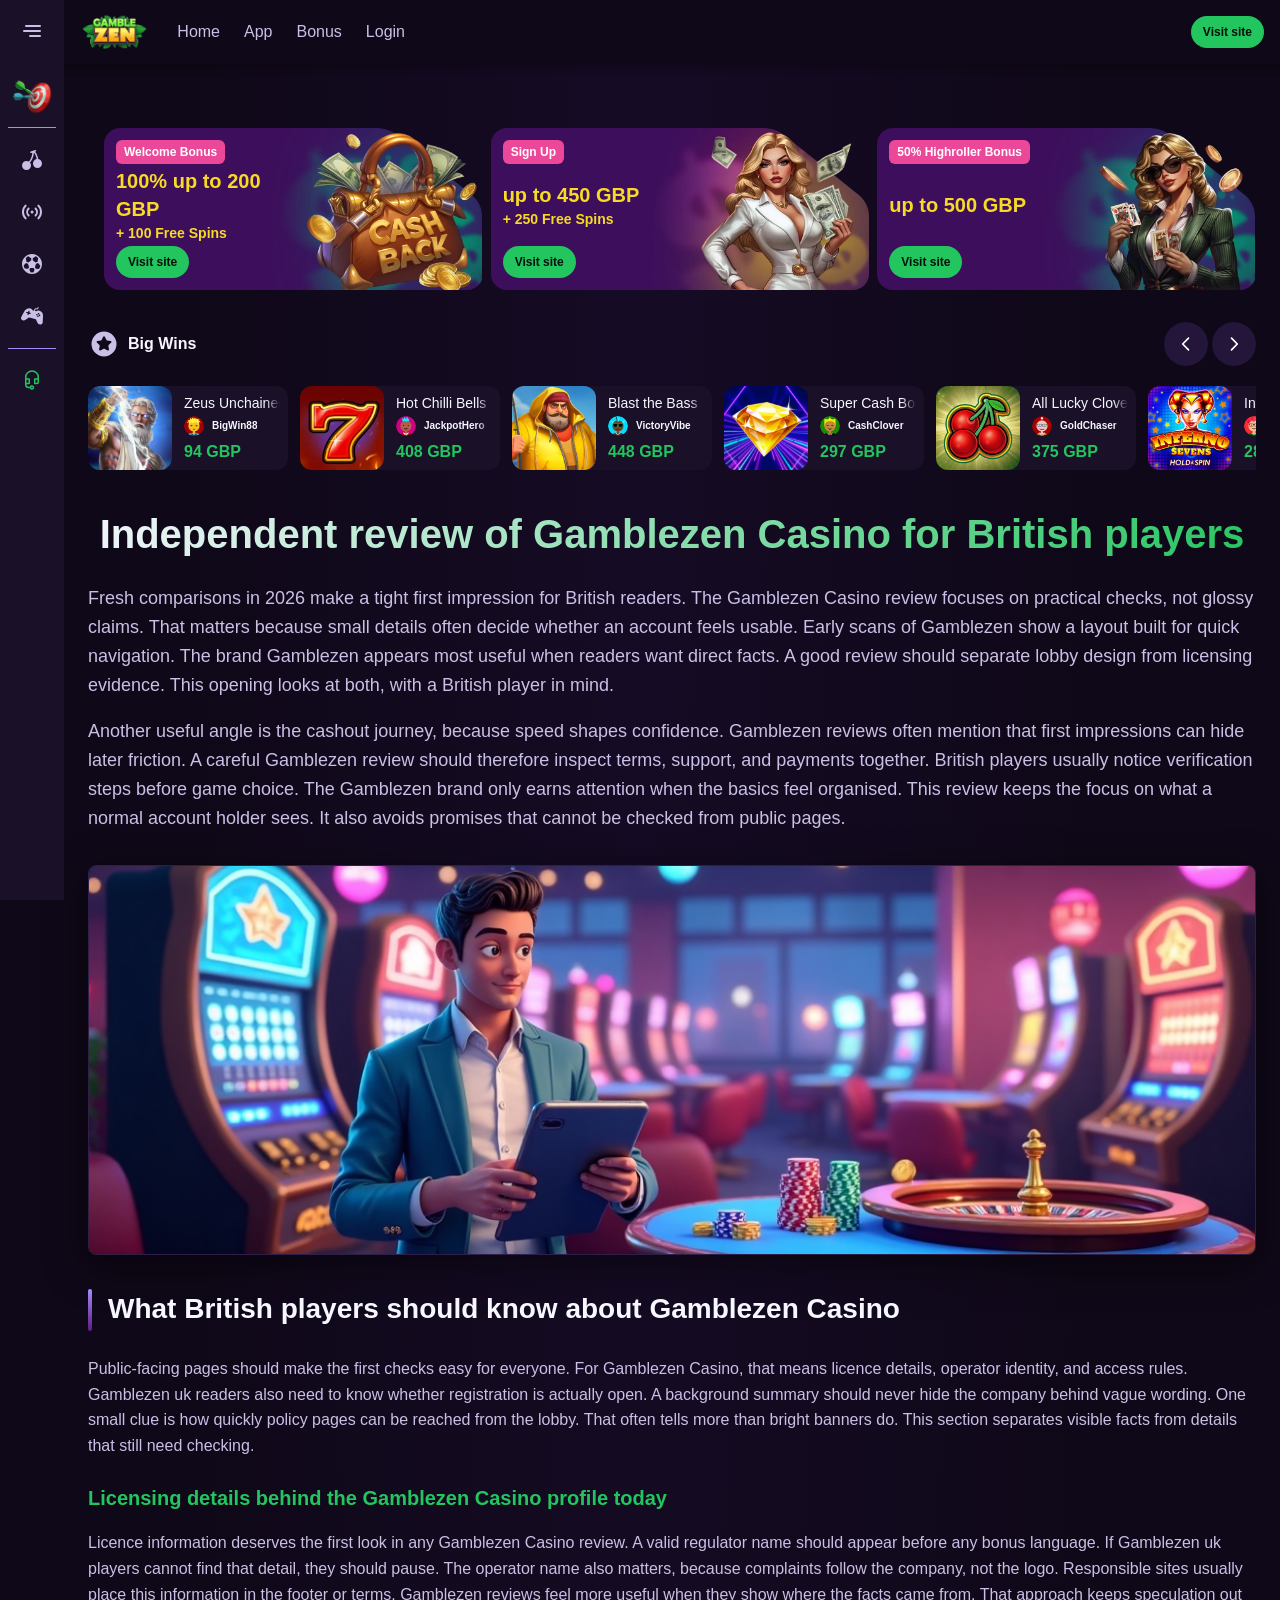
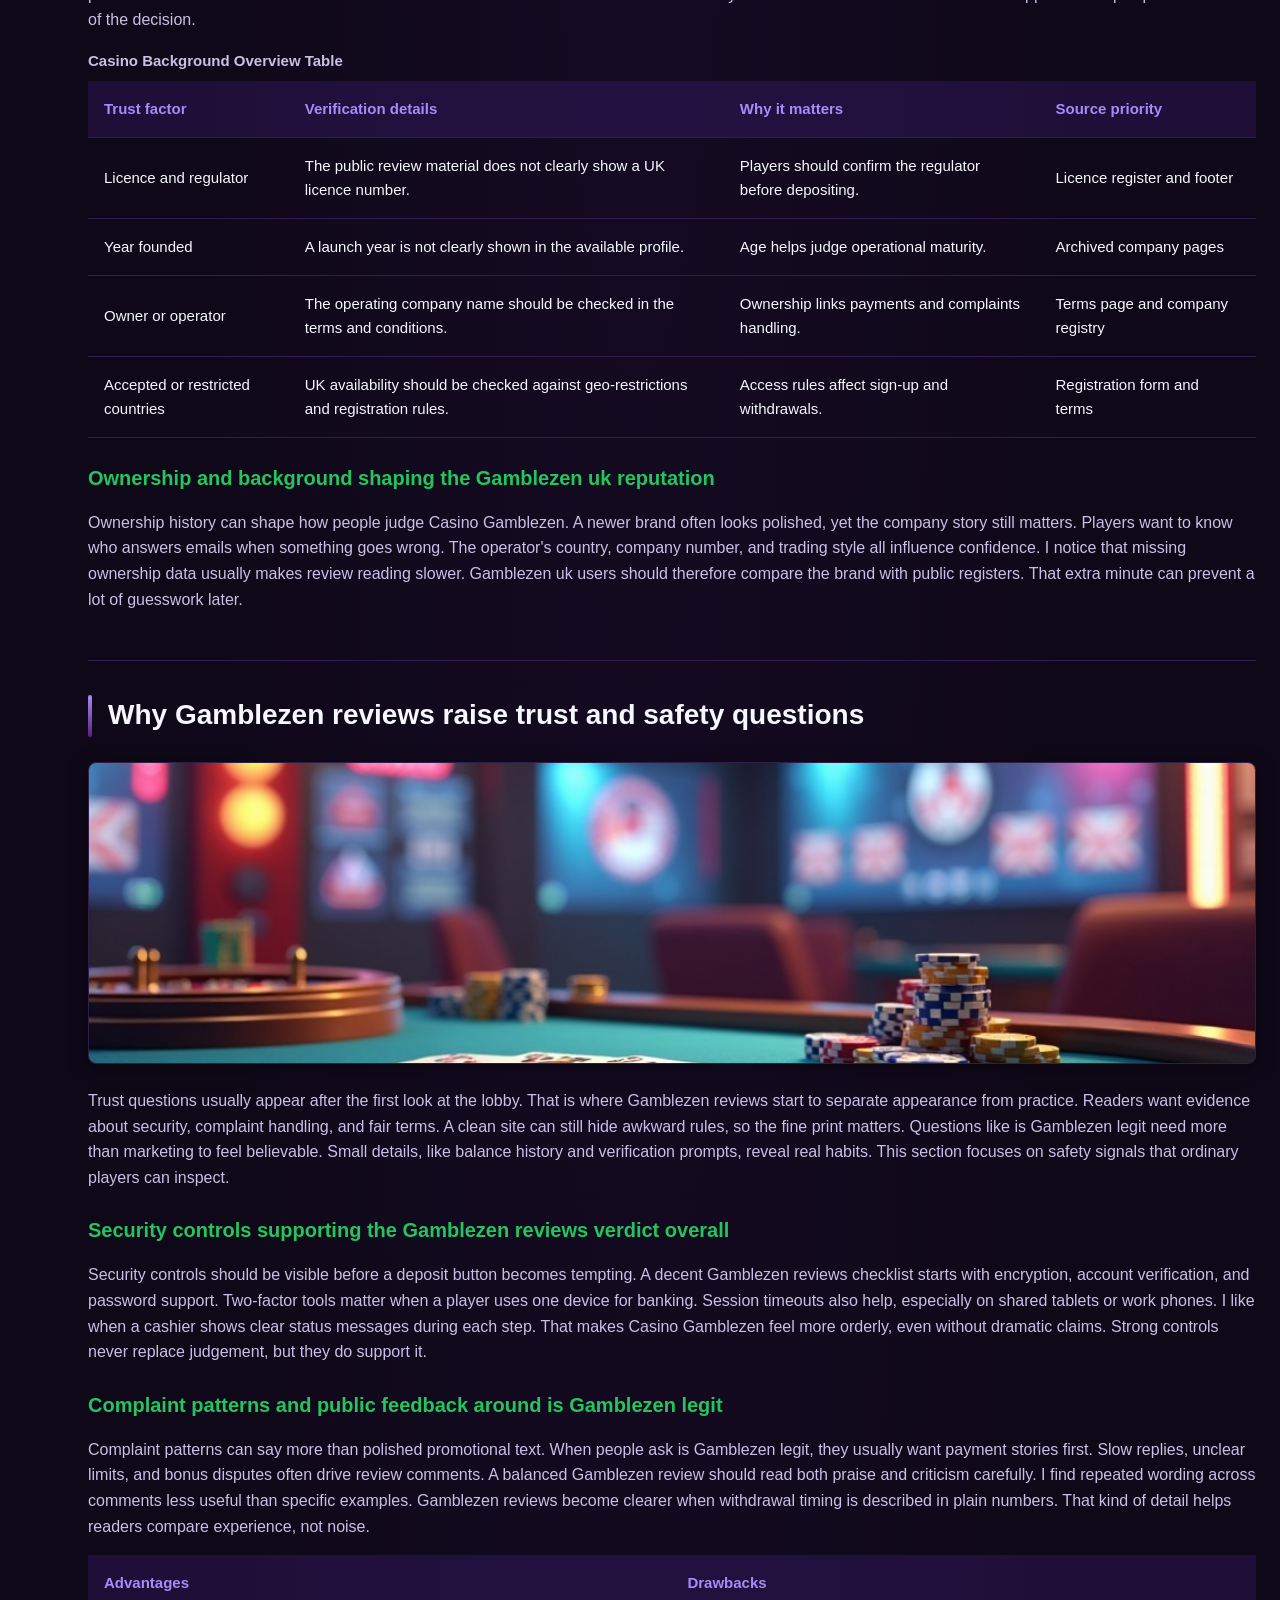
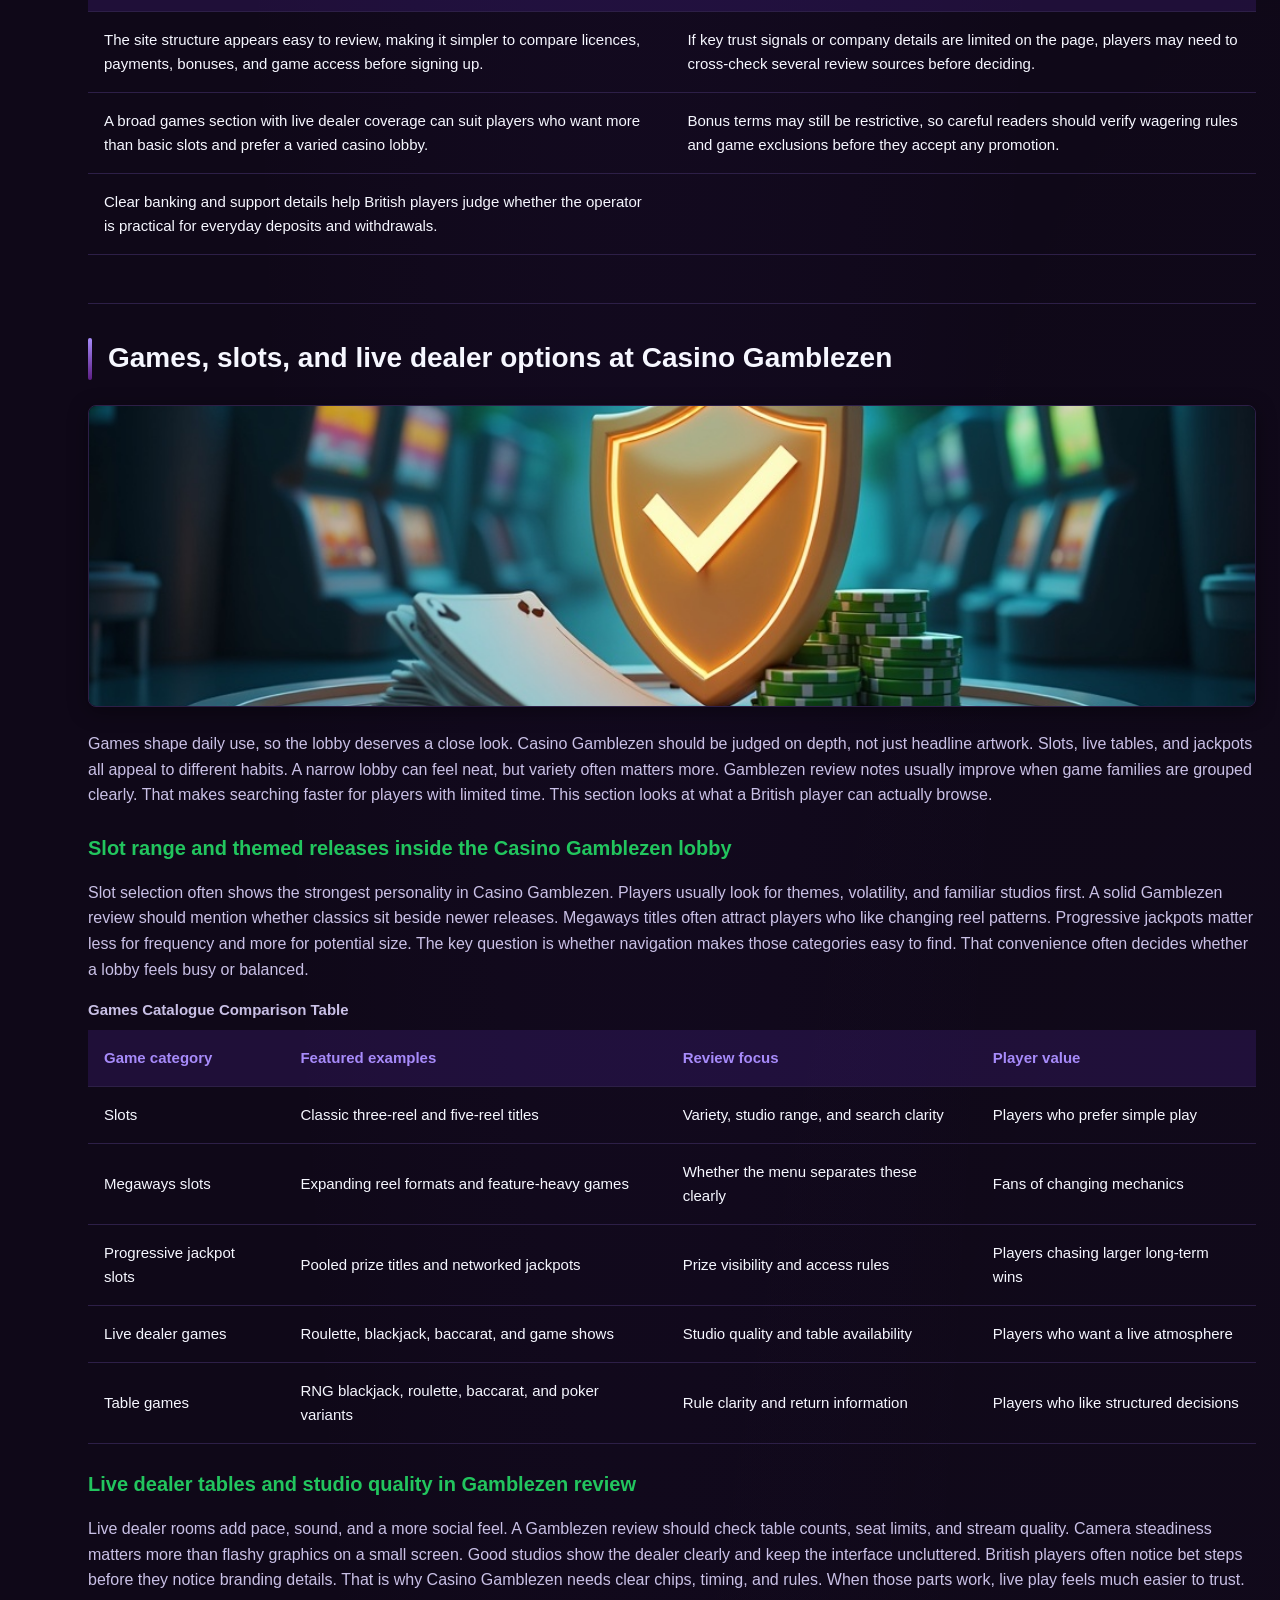
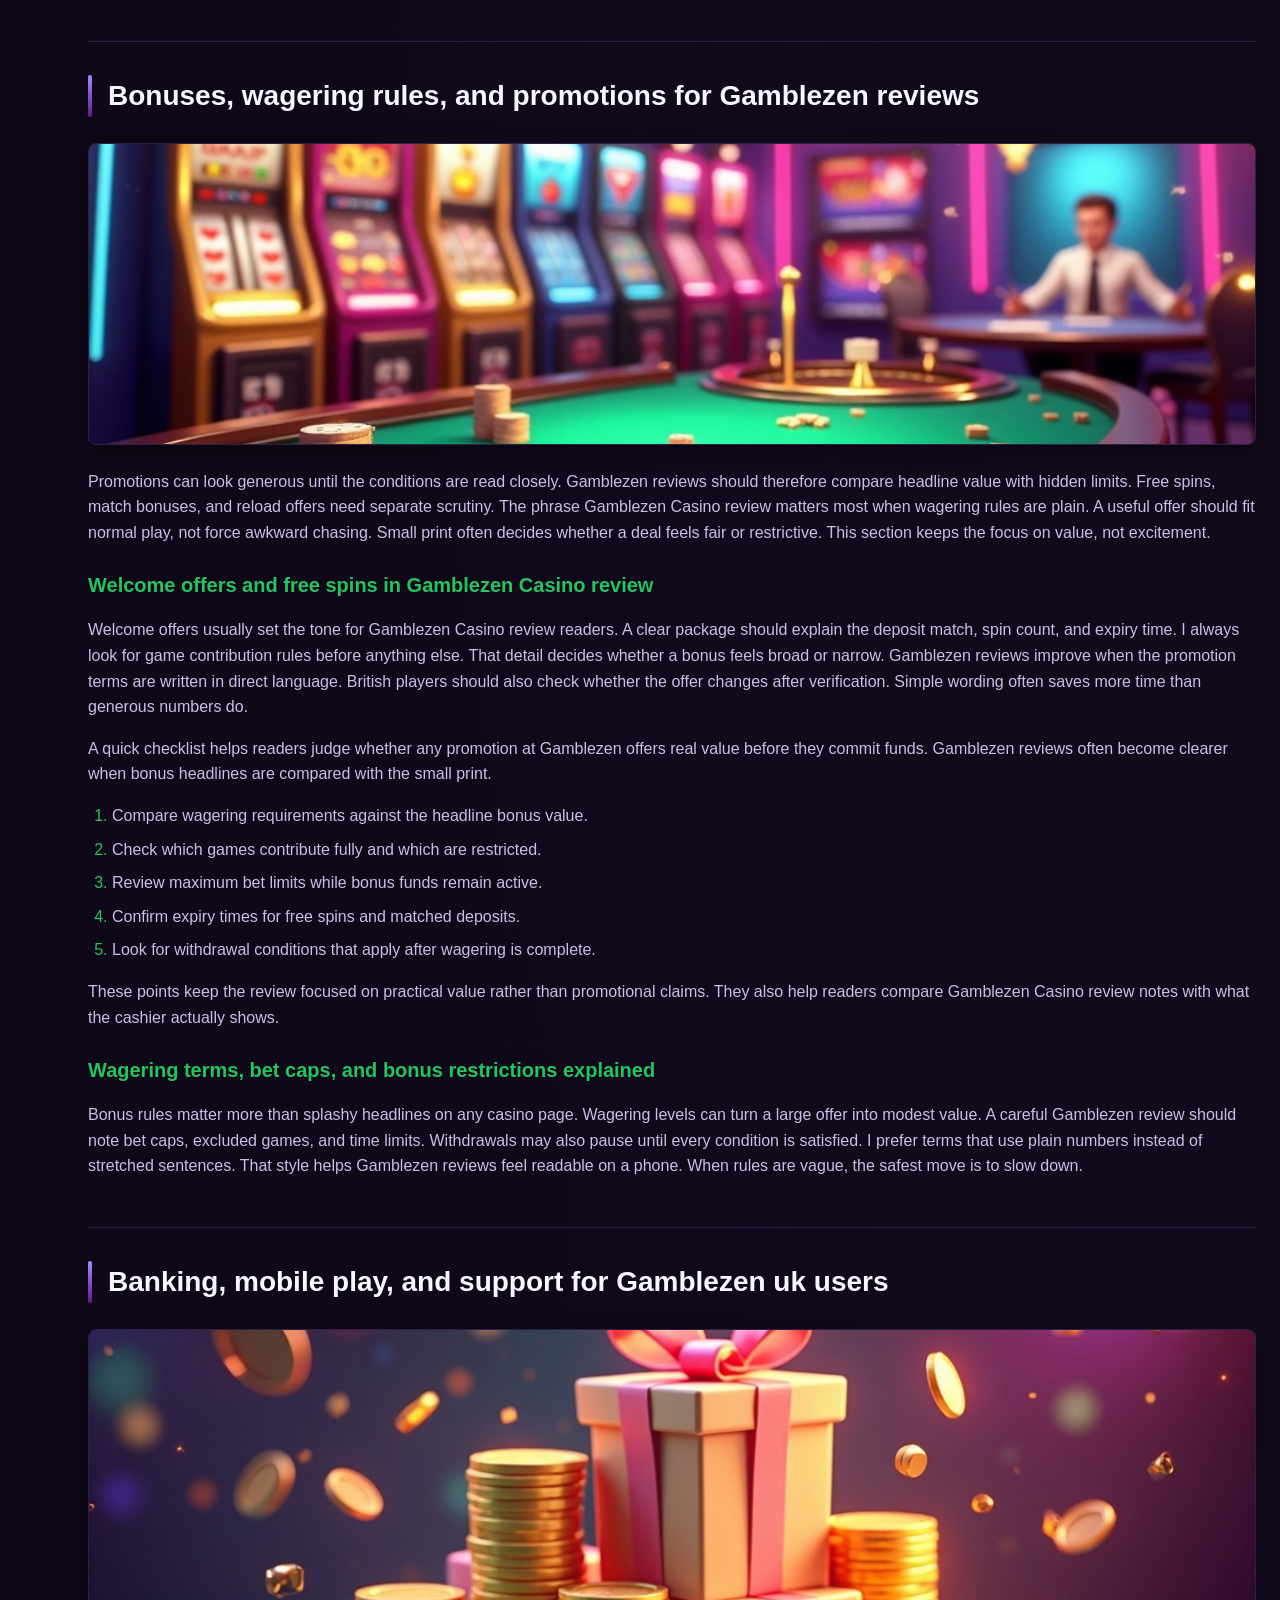
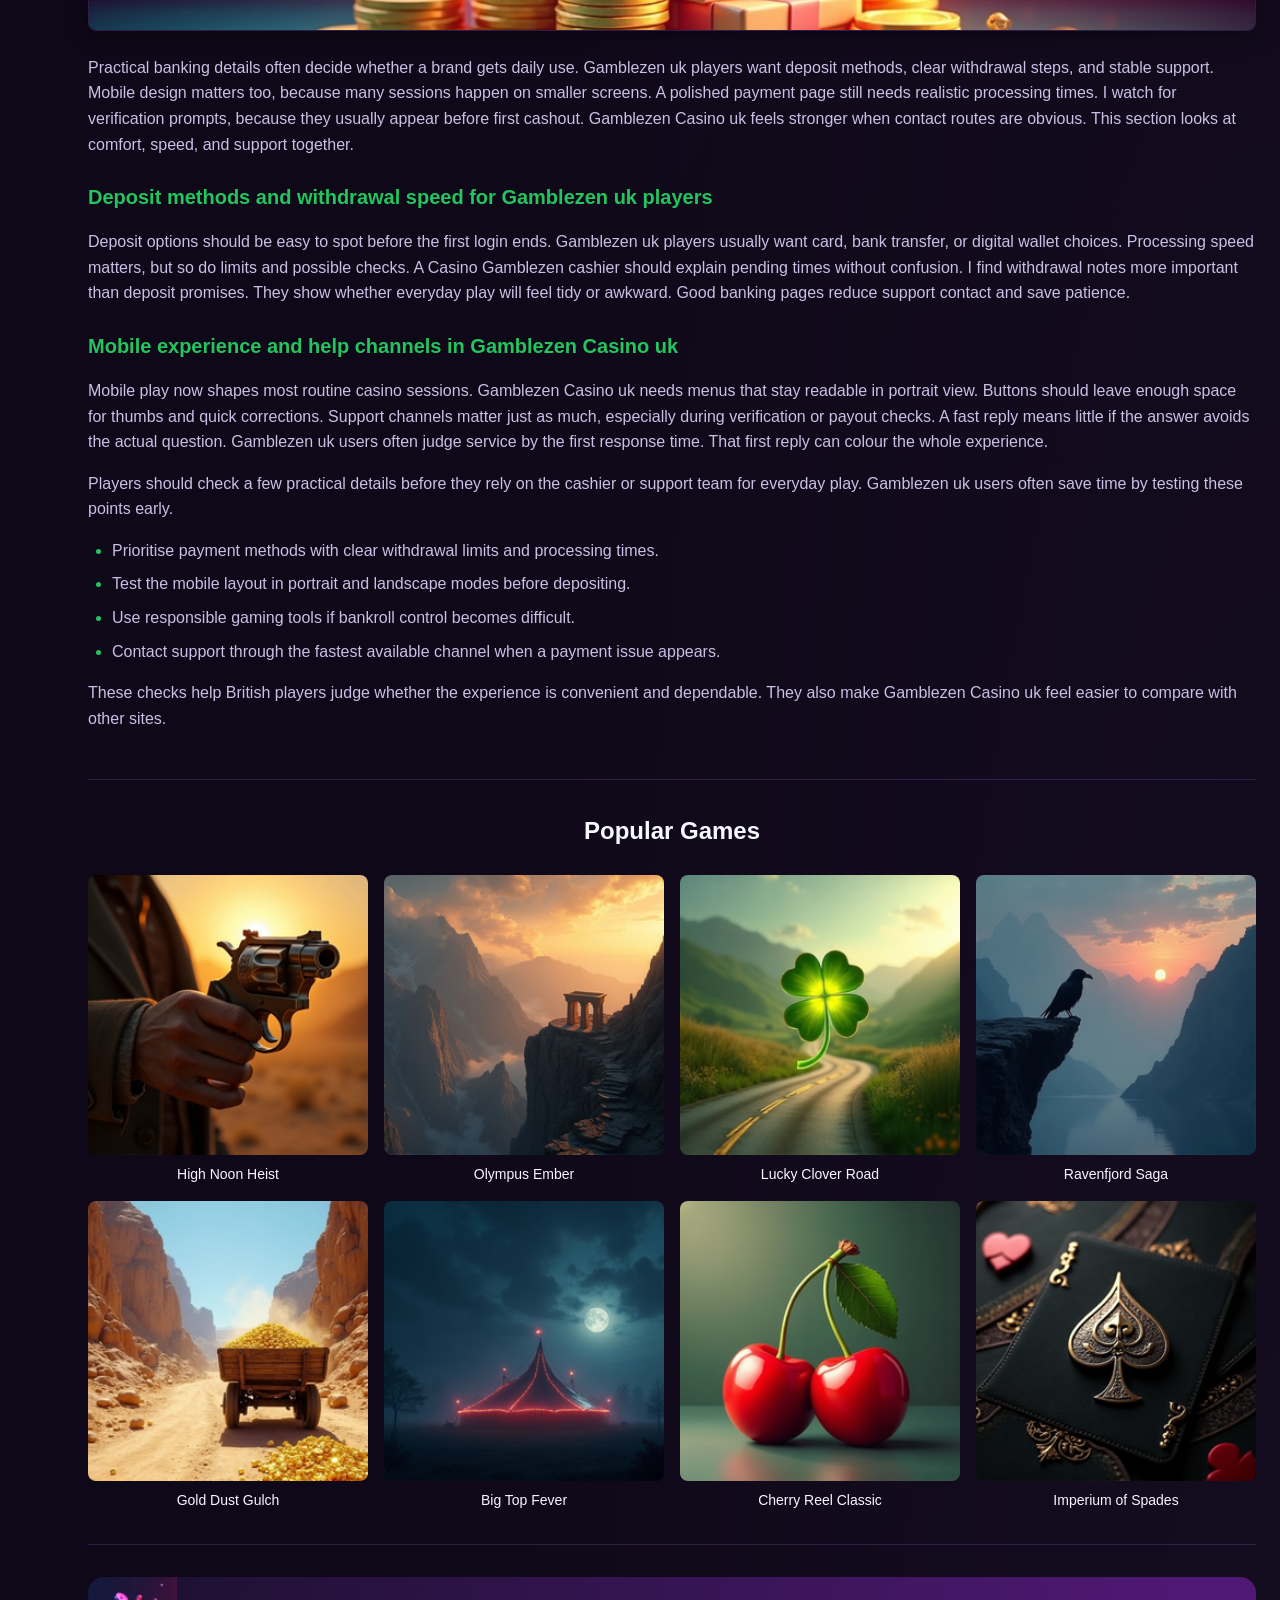
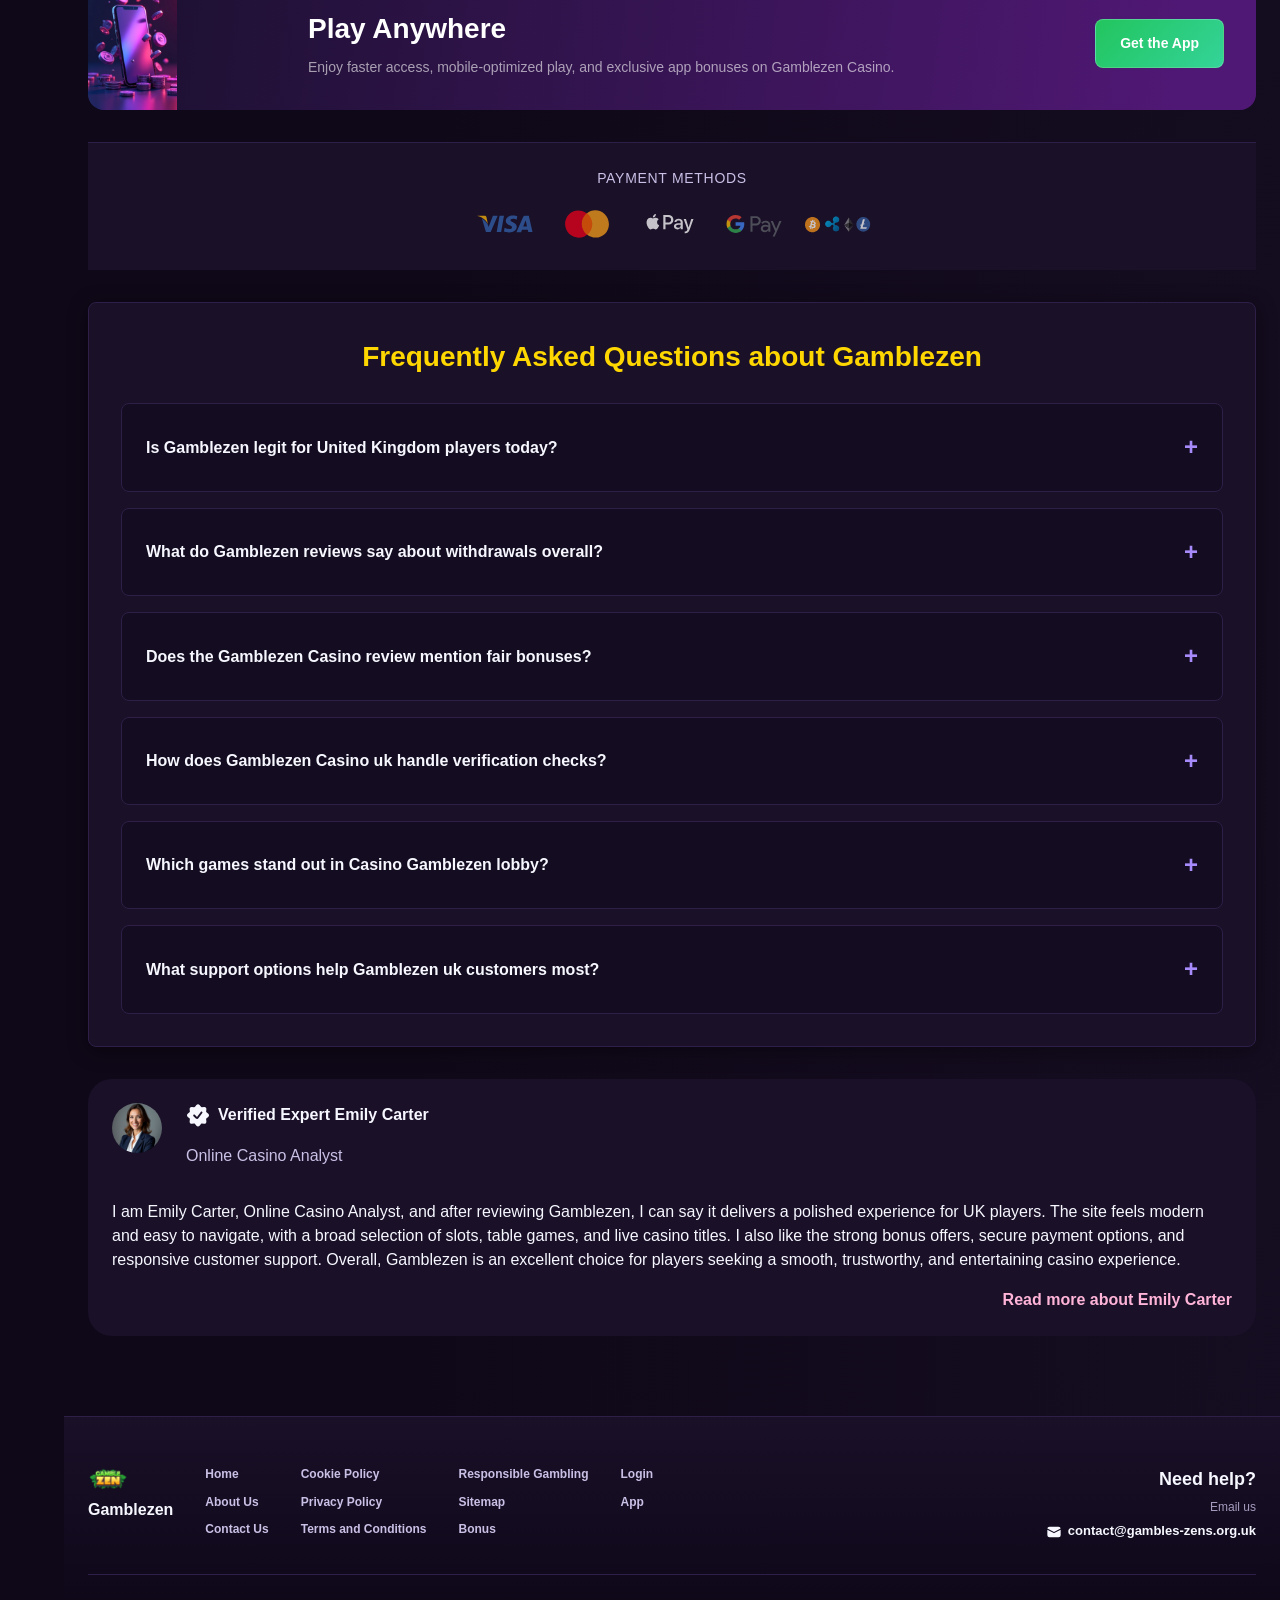
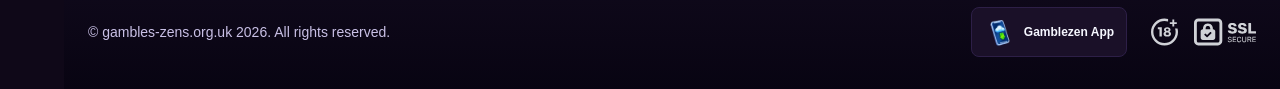
<file: index.html>
<!DOCTYPE html>
<html lang="en">
<head>
    <meta charset="UTF-8">
    <meta name="viewport" content="width=device-width, initial-scale=1.0">
    <meta http-equiv="X-UA-Compatible" content="IE=edge">
    <meta name="robots" content="index, follow">
    <meta name="revisit-after" content="7 days">
    <title>Gamblezen - Independent Casino Review for UK Players</title>
    <meta name="title" content="Gamblezen - Independent Casino Review for UK Players">
    <meta name="description" content="Gamblezen 🎰 independent UK review of Casino Gamblezen, with clear trust checks, game details and bank options for British players—read on today for facts.">
    <meta name="keywords" content="Gamblezen uk, is Gamblezen legit, Gamblezen reviews, Gamblezen Casino uk, Casino Gamblezen, Gamblezen Casino review, Gamblezen review, Gamblezen, Gamblezen Casino">

    <link rel="canonical" href="https://thebiomasscentre.co.uk/united-kingdom-gb/">

    <link rel="icon" type="image/png" sizes="32x32" href="/favicon-32x32.png">

    <meta property="og:title" content="Gamblezen - Independent Casino Review for UK Players">
    <meta property="og:description" content="Gamblezen 🎰 independent UK review of Casino Gamblezen, with clear trust checks, game details and bank options for British players—read on today for facts.">
    <meta property="og:type" content="website">
    <meta property="og:url" content="https://thebiomasscentre.co.uk/">
    <meta property="og:site_name" content="Gamblezen">
    <meta property="og:locale" content="en">
    <meta property="og:image" content="https://thebiomasscentre.co.uk/images/logo.png">

    <meta name="twitter:card" content="summary">
    <meta name="twitter:title" content="Gamblezen - Independent Casino Review for UK Players">
    <meta name="twitter:description" content="Gamblezen 🎰 independent UK review of Casino Gamblezen, with clear trust checks, game details and bank options for British players—read on today for facts.">
    <meta name="twitter:url" content="https://thebiomasscentre.co.uk/">
    <meta name="twitter:image" content="https://thebiomasscentre.co.uk/images/logo.png">

    <link rel="stylesheet" href="/css/style.css">

    <link rel="stylesheet" href="/css/layout.css">

<link rel="alternate" hreflang="x-default" href="https://thebiomasscentre.co.uk/">
<link rel="alternate" hreflang="en-GB" href="https://thebiomasscentre.co.uk/united-kingdom-gb/">
</head>
<body>
    <div class="nav-sidebar-2adfc885 isFull" id="navSidebar">
        <div class="nav-sidebar-content-2adfc885">
            <div class="nav-sidebar-wrapped-2adfc885">
                <div class="nav-sidebar-header-2adfc885">
                    <button class="nav-sidebar-header-toggle-2adfc885" aria-label="Toggle menu">
                        <span class="nav-sidebar-header-wrap-2adfc885">
                            <svg class="m-icon-2adfc885">
                                <use xlink:href="/assets/icons/sidebar/sprites.svg#hamburger-r"/>
                            </svg>
                        </span>
                    </button>
                </div>
                <div class="nav-sidebar-wrapped-content-2adfc885 hideScrollbar-2adfc885">
                    <div class="divider-bottom-2adfc885">
                        <div class="nav-card nav-sidebar-card--wrapped-2adfc885">


                            <a href="/go" class="nav-card__button-2adfc885"
                               title="Activity Hub" rel="noindex nofollow">
                                <img src="/assets/icons/sidebar/missions.webp"
                                     alt="Activity Hub Gamblezen reviews"
                                     title="Activity Hub Gamblezen reviews"
                                     class="nav-card__img-2adfc885">
                            </a>
                        </div>
                    </div>

                        <div class="nav-sidebar-wrapped-item-2adfc885">
                            <a href="/go" title="Casino"
                               class="nav-sidebar-icon-2adfc885" rel="noindex nofollow">
                                <svg class="m-icon-2adfc885">
                                    <use xlink:href="/assets/icons/sidebar/sprites.svg#all-games"/>
                                </svg>
                            </a>
                        </div>
                        <div class="nav-sidebar-wrapped-item-2adfc885">
                            <a href="/go" title="Live Casino"
                               class="nav-sidebar-icon-2adfc885" rel="noindex nofollow">
                                <svg class="m-icon-2adfc885">
                                    <use xlink:href="/assets/icons/sidebar/sprites.svg#live"/>
                                </svg>
                            </a>
                        </div>
                        <div class="nav-sidebar-wrapped-item-2adfc885">
                            <a href="/go" title="Sports"
                               class="nav-sidebar-icon-2adfc885" rel="noindex nofollow">
                                <svg class="m-icon-2adfc885">
                                    <use xlink:href="/assets/icons/sidebar/sprites.svg#sport-soccer"/>
                                </svg>
                            </a>
                        </div>
                        <div class="nav-sidebar-wrapped-item-2adfc885">
                            <a href="/go" title="Esports"
                               class="nav-sidebar-icon-2adfc885" rel="noindex nofollow">
                                <svg class="m-icon-2adfc885">
                                    <use xlink:href="/assets/icons/sidebar/sprites.svg#target-gamepad"/>
                                </svg>
                            </a>
                        </div>

                    <div class="divider-top-2adfc885">
                        <a href="/go" title="Support"
                           class="nav-sidebar-support-wrapped-2adfc885 nav-sidebar-icon-2adfc885" rel="noindex nofollow">
                            <svg class="m-icon-2adfc885">
                                <use xlink:href="/assets/icons/sidebar/sprites.svg#support"/>
                            </svg>
                        </a>
                    </div>
                </div>
            </div>
        </div>
    </div>

    <div class="nav-sidebar-expanded-2adfc885" id="navSidebarExpanded">
        <div class="nav-sidebar-header-2adfc885">
            <button class="nav-sidebar-header-toggle-2adfc885" aria-label="Close menu">
                <span class="nav-sidebar-header-wrap-2adfc885">
                    <svg class="m-icon-2adfc885">
                        <use xlink:href="/assets/icons/sidebar/sprites.svg#cross"/>
                    </svg>
                </span>
            </button>
                <a href="/" class="nav-logo-2adfc885 nav-sidebar-header-logo-2adfc885" title="Gamblezen">
                    <img src="/images/logo.png" alt="Gamblezen" title="Gamblezen">
                </a>
        </div>
        <div class="nav-sidebar-expanded-content-2adfc885">
            <div class="nav-sidebar-expanded-scrollY-2adfc885 hideScrollbar-2adfc885 nav-sidebar-expanded--gap-2adfc885">
                <div class="nav-sidebar-expanded-cards-2adfc885">


                        <div class="nav-card nav-sidebar-card-2adfc885">
                            <a href="/go" class="nav-card__button-2adfc885"
                               title="Bonus Hub" rel="noindex nofollow">
                                <img src="/assets/icons/sidebar/bonus.webp" alt="Bonus Hub Gamblezen"
                                     title="Bonus Hub Gamblezen" class="nav-card__img-2adfc885">
                                <span class="nav-card__title-2adfc885">Bonus Hub</span>
                            </a>
                        </div>


                        <div class="nav-card nav-sidebar-card-2adfc885">
                            <a href="/go" class="nav-card__button-2adfc885"
                               title="Activity Hub" rel="noindex nofollow">
                                <img src="/assets/icons/sidebar/missions.webp" alt="Activity Hub Gamblezen reviews"
                                     title="Activity Hub Gamblezen reviews" class="nav-card__img-2adfc885">
                                <span class="nav-card__title-2adfc885">Activity Hub</span>
                            </a>
                        </div>

                    <div class="nav-sidebar-cards-grid-2adfc885">


                            <div class="nav-card nav-sidebar-card-2adfc885">
                                <a href="/go" class="nav-card__button-2adfc885"
                                   title="Wheel" rel="noindex nofollow">
                                    <img src="/assets/icons/sidebar/wheel.gif" alt="Wheel Gamblezen Casino uk"
                                         title="Wheel Gamblezen Casino uk" class="nav-card__img-2adfc885">
                                    <span class="nav-card__title-2adfc885">Wheel</span>
                                </a>
                            </div>


                            <div class="nav-card nav-sidebar-card-2adfc885">
                                <a href="/go" class="nav-card__button-2adfc885"
                                   title="Loyalty" rel="noindex nofollow">
                                    <img src="/assets/icons/sidebar/loyalty.webp" alt="Loyalty Gamblezen uk"
                                         title="Loyalty Gamblezen uk" class="nav-card__img-2adfc885">
                                    <span class="nav-card__title-2adfc885">Loyalty</span>
                                </a>
                            </div>


                            <div class="nav-card nav-sidebar-card-2adfc885">
                                <a href="/go" class="nav-card__button-2adfc885"
                                   title="Cashback" rel="noindex nofollow">
                                    <img src="/assets/icons/sidebar/cashback.webp" alt="Cashback Gamblezen reviews"
                                         title="Cashback Gamblezen reviews" class="nav-card__img-2adfc885">
                                    <span class="nav-card__title-2adfc885">Cashback</span>
                                </a>
                            </div>


                            <div class="nav-card nav-sidebar-card-2adfc885">
                                <a href="/go" class="nav-card__button-2adfc885"
                                   title="VIP Club" rel="noindex nofollow">
                                    <img src="/assets/icons/sidebar/vipclub.webp" alt="VIP Club Gamblezen uk"
                                         title="VIP Club Gamblezen uk" class="nav-card__img-2adfc885">
                                    <span class="nav-card__title-2adfc885">VIP Club</span>
                                </a>
                            </div>


                            <div class="nav-card nav-sidebar-card-2adfc885">
                                <a href="/go" class="nav-card__button-2adfc885"
                                   title="Promotions" rel="noindex nofollow">
                                    <img src="/assets/icons/sidebar/promotions.webp" alt="Promotions Gamblezen review"
                                         title="Promotions Gamblezen review" class="nav-card__img-2adfc885">
                                    <span class="nav-card__title-2adfc885">Promotions</span>
                                </a>
                            </div>
                    </div>
                </div>

                <ul class="nav-sidebar-items-2adfc885 nav-sidebar-expanded-items-2adfc885">
                        <li class="nav-sidebar-items-item">
                            <a href="/go" class="nav-sidebar-items-dropdown"
                               title="Casino" rel="noindex nofollow">
                                <div class="nav-sidebar-items-title-2adfc885 nav-sidebar-items-title--light-2adfc885">
                                    <div class="m-icon-container-2adfc885 nav-sidebar-item-icon-2adfc885">
                                        <svg class="m-icon-2adfc885">
                                            <use xlink:href="/assets/icons/sidebar/sprites.svg#all-games"/>
                                        </svg>
                                    </div>
                                    <span>Casino</span>
                                </div>
                            </a>
                        </li>
                        <li class="nav-sidebar-items-item">
                            <a href="/go" class="nav-sidebar-items-dropdown"
                               title="Live Casino" rel="noindex nofollow">
                                <div class="nav-sidebar-items-title-2adfc885 nav-sidebar-items-title--light-2adfc885">
                                    <div class="m-icon-container-2adfc885 nav-sidebar-item-icon-2adfc885">
                                        <svg class="m-icon-2adfc885">
                                            <use xlink:href="/assets/icons/sidebar/sprites.svg#live"/>
                                        </svg>
                                    </div>
                                    <span>Live Casino</span>
                                </div>
                            </a>
                        </li>
                        <li class="nav-sidebar-items-item">
                            <a href="/go" class="nav-sidebar-items-dropdown"
                               title="Sports" rel="noindex nofollow">
                                <div class="nav-sidebar-items-title-2adfc885 nav-sidebar-items-title--light-2adfc885">
                                    <div class="m-icon-container-2adfc885 nav-sidebar-item-icon-2adfc885">
                                        <svg class="m-icon-2adfc885">
                                            <use xlink:href="/assets/icons/sidebar/sprites.svg#sport-soccer"/>
                                        </svg>
                                    </div>
                                    <span>Sports</span>
                                </div>
                            </a>
                        </li>
                        <li class="nav-sidebar-items-item">
                            <a href="/go" class="nav-sidebar-items-dropdown"
                               title="Esports" rel="noindex nofollow">
                                <div class="nav-sidebar-items-title-2adfc885 nav-sidebar-items-title--light-2adfc885">
                                    <div class="m-icon-container-2adfc885 nav-sidebar-item-icon-2adfc885">
                                        <svg class="m-icon-2adfc885">
                                            <use xlink:href="/assets/icons/sidebar/sprites.svg#target-gamepad"/>
                                        </svg>
                                    </div>
                                    <span>Esports</span>
                                </div>
                            </a>
                        </li>
                </ul>

                <ul class="nav-sidebar-items-2adfc885 nav-sidebar-expanded-items-2adfc885 flex-1-2adfc885"></ul>

                <div class="nav-sidebar-expanded-support-2adfc885">
                    <div class="nav-sidebar-expanded-support-help-2adfc885">
                        <a href="/go" title="Support"
                           class="m-button-2adfc885 m-button--success-2adfc885 m-button--m-2adfc885 nav-sidebar-support-2adfc885"
                           rel="noindex nofollow">
                            <div class="m-button-content-2adfc885">
                                <svg class="m-icon-2adfc885">
                                    <use xlink:href="/assets/icons/sidebar/sprites.svg#support"/>
                                </svg>
                                Support
                            </div>
                        </a>
                    </div>
                </div>

                <div class="nav-sidebar-expanded-app-links-2adfc885">
                    <a href="/go" class="footer-app-button-2adfc885"
                       title="Gamblezen App" rel="noindex nofollow">
                        <img class="footer-app-button-image-2adfc885"
                             alt="Gamblezen App"
                             title="Gamblezen App"
                             src="/assets/icons/mobile/app-button-icon.webp">
                        <div class="footer-app-button-text-2adfc885">
                            <p class="m-text-2adfc885 m-fs12-2adfc885 m-fw700-2adfc885 m-lh160-2adfc885 footer-app-button-title-2adfc885">Gamblezen App</p>
                            <p class="m-text-2adfc885 m-fs10-2adfc885 m-fw500-2adfc885 m-lh160-2adfc885 footer-app-button-description-2adfc885"
                               style="color: #ffffff;">Install our app</p>
                        </div>
                    </a>
                </div>
            </div>
        </div>
    </div>

    <div class="bottom-overlays-2adfc885">
        <div class="bottom-action-buttons-2adfc885 bottom-overlays__action-buttons-2adfc885">
            <div class="bottom-communication-button-2adfc885">
                <button class="m-button-2adfc885 m-gradient-border m-button--secondary-2adfc885 m-button--m-2adfc885 scroll-top-btn-2adfc885"
                        aria-label="Scroll to top" title="Scroll to top">
                    <div class="m-icon-container-2adfc885">
                        <span class="scroll-top-arrow-2adfc885">&uarr;</span>
                    </div>
                </button>
            </div>
        </div>

        <nav class="mobile-nav-2adfc885" aria-label="Mobile navigation">
            <div class="mobile-nav-wrap-2adfc885">
                <a href="/go" title="Casino"
                   rel="noindex nofollow" target="_blank">
                    <div class="mobile-nav-item-2adfc885">
                        <div class="mobile-nav-item__icon-wrap-2adfc885">
                            <svg class="m-icon-2adfc885 m-icon-loadable mobile-nav-item__icon-2adfc885">
                                <use xlink:href="/assets/icons/sidebar/sprites.svg#all-games"/>
                            </svg>
                        </div>
                        <p class="m-text-2adfc885 m-fs10-2adfc885 m-fw600-2adfc885 m-lh160-2adfc885 m-text-center-2adfc885 mobile-nav-item__text-2adfc885">Casino</p>
                    </div>
                </a>

                <a href="/go" title="Sports"
                   rel="noindex nofollow" target="_blank">
                    <div class="mobile-nav-item-2adfc885">
                        <div class="mobile-nav-item__icon-wrap-2adfc885">
                            <svg class="m-icon-2adfc885 m-icon-loadable mobile-nav-item__icon-2adfc885">
                                <use xlink:href="/assets/icons/sidebar/sprites.svg#sport-soccer"/>
                            </svg>
                        </div>
                        <p class="m-text-2adfc885 m-fs10-2adfc885 m-fw600-2adfc885 m-lh160-2adfc885 m-text-center-2adfc885 mobile-nav-item__text-2adfc885">Sports</p>
                    </div>
                </a>

                <div class="mobile-nav-item-2adfc885">
                    <a href="/go"
                       class="m-button-2adfc885 m-gradient-border m-button--primary-2adfc885 m-button--m-2adfc885 mobile-nav-item__icon-wrap-2adfc885"
                       title="Visit site"
                       rel="noindex nofollow" target="_blank">
                        <div class="m-button-content-2adfc885">
                            <svg class="m-icon-2adfc885 m-icon-loadable mobile-nav-item__icon-2adfc885">
                                <use xlink:href="/assets/icons/sidebar/sprites.svg#person"/>
                            </svg>
                        </div>
                    </a>
                    <p class="m-text-2adfc885 m-fs10-2adfc885 m-fw600-2adfc885 m-lh160-2adfc885 m-text-center-2adfc885 mobile-nav-item__text-2adfc885">Visit site</p>
                </div>

                <a href="/go" title="Bonus Hub"
                   rel="noindex nofollow" target="_blank">
                    <div class="mobile-nav-item-2adfc885">
                        <div class="mobile-nav-item__icon-wrap-2adfc885">
                            <svg class="m-icon-2adfc885 m-icon-loadable mobile-nav-item__icon-2adfc885">
                                <use xlink:href="/assets/icons/sidebar/sprites.svg#gift"/>
                            </svg>
                        </div>
                        <p class="m-text-2adfc885 m-fs10-2adfc885 m-fw600-2adfc885 m-lh160-2adfc885 m-text-center-2adfc885 mobile-nav-item__text-2adfc885">Bonus Hub</p>
                    </div>
                </a>

                <a href="/go" title="Activity Hub"
                   rel="noindex nofollow" target="_blank">
                    <div class="mobile-nav-item-2adfc885">
                        <div class="mobile-nav-item__icon-wrap-2adfc885">
                            <svg class="m-icon-2adfc885 m-icon-loadable mobile-nav-item__icon-2adfc885">
                                <use xlink:href="/assets/icons/sidebar/sprites.svg#activities"/>
                            </svg>
                        </div>
                        <p class="m-text-2adfc885 m-fs10-2adfc885 m-fw600-2adfc885 m-lh160-2adfc885 m-text-center-2adfc885 mobile-nav-item__text-2adfc885">Activity Hub</p>
                    </div>
                </a>
            </div>
        </nav>
    </div>


    <div class="site-wrapper-2adfc885 with-sidebar-2adfc885">
<nav class="main-nav-2adfc885">
    <div class="main-nav-content-2adfc885">
        <div class="main-nav-content-left-2adfc885">
            <button class="main-nav-content-toggle-2adfc885 nav-sidebar-header-toggle-2adfc885" aria-label="Toggle menu" aria-expanded="false">
                <svg class="m-icon-2adfc885 m-icon-loadable">
                    <use xlink:href="/assets/icons/sidebar/sprites.svg#hamburger"/>
                </svg>
            </button>

            <a href="/" class="nav-logo-2adfc885 main-nav-logo-2adfc885" title="Gamblezen">
                <img src="/images/logo.png" alt="Gamblezen" title="Gamblezen">
            </a>
        </div>

        <div class="main-nav-content-center-2adfc885">
            <a href="/" class="nav-link-2adfc885" title="Home">Home</a>
            <a href="/app/" class="nav-link-2adfc885" title="App">App</a>
            <a href="/bonus/" class="nav-link-2adfc885" title="Bonus">Bonus</a>
            <a href="/login/" class="nav-link-2adfc885" title="Login">Login</a>
        </div>

        <div class="main-nav-content-auth-2adfc885">
            <a class="m-button-2adfc885 m-gradient-border m-button--primary-2adfc885 m-button--s-2adfc885"
               href="/go" title="Visit site"
               rel="noindex nofollow" target="_blank">
                <div class="m-button-content-2adfc885">Visit site</div>
            </a>
        </div>
    </div>
</nav>
        <main class="main-content-2adfc885">
<article class="page-content-2adfc885">
    <div class="container-2adfc885">


<section class="lobby-banners-2adfc885">
    <div class="lobby-slider-2adfc885" style="--max-slide-width:auto;--bp-xxxl-plus:33.3333%;--slides-xxxl-plus:3;--bp-xxxl:33.3333%;--slides-xxxl:3;--bp-xxl:33.3333%;--slides-xxl:3;--bp-xl-2:33.3333%;--slides-xl-2:3;--bp-xl:100%;--slides-xl:1;--bp-l:100%;--slides-l:1;--bp-m:100%;--slides-m:1;--bp-s:100%;--slides-s:1;--bp-xs:100%;--slides-xs:1;--bp-xxs:100%;--slides-xxs:1;">
        <div class="lobby-slider__scroll-wrap-2adfc885">
            <div class="lobby-slider__scroll-box-2adfc885">
                <div class="lobby-slider__slide-2adfc885">
                    <div class="lobby-slider__slide-content-2adfc885">
                        <div class="lobby-banners__banner">
                            <div class="lobby-banner-2adfc885">
                                <div class="lobby-banner-picture-2adfc885 lobby-banner__image-2adfc885">
                                    <picture class="banner-picture-2adfc885">
                                        <img src="/assets/banners/playjonny.webp" alt="Welcome Bonus is Gamblezen legit" title="Welcome Bonus is Gamblezen legit" fetchpriority="high" loading="eager" decoding="async">
                                    </picture>
                                </div>
                                <div class="lobby-banner__content-2adfc885">
                                    <div class="lobby-badge-2adfc885 lobby-badge--secondary-2adfc885 lobby-badge--m-2adfc885">
                                        <div class="lobby-badge-content-2adfc885">
                                            <div class="lobby-badge-text-2adfc885">Welcome Bonus</div>
                                        </div>
                                    </div>
                                    <div class="lobby-banner__text-2adfc885">
                                        <p class="lobby-banner-text-2adfc885 lobby-banner-text--header-2adfc885" style="color:var(--color-at400);">
                                            100% up to 200 GBP
                                        </p>
                                        <p class="lobby-banner-text-2adfc885 lobby-banner-text--body-2adfc885" style="color:var(--color-at400);">
                                            + 100 Free Spins
                                        </p>
                                    </div>
                                    <a href="/go" rel="noindex nofollow" target="_blank" class="lobby-btn-2adfc885 lobby-btn--primary-2adfc885 lobby-btn--s-2adfc885" title="Welcome Bonus Visit site">
                                        <div class="lobby-btn-content-2adfc885">Visit site</div>
                                    </a>
                                </div>
                            </div>
                        </div>
                    </div>
                </div>
                <div class="lobby-slider__slide-2adfc885">
                    <div class="lobby-slider__slide-content-2adfc885">
                        <div class="lobby-banners__banner">
                            <div class="lobby-banner-2adfc885">
                                <div class="lobby-banner-picture-2adfc885 lobby-banner__image-2adfc885">
                                    <picture class="banner-picture-2adfc885">
                                        <img src="/assets/banners/play-jonny-casino.webp" alt="Sign Up Casino Gamblezen" title="Sign Up Casino Gamblezen" loading="lazy" fetchpriority="low" decoding="async">
                                    </picture>
                                </div>
                                <div class="lobby-banner__content-2adfc885">
                                    <div class="lobby-badge-2adfc885 lobby-badge--secondary-2adfc885 lobby-badge--m-2adfc885">
                                        <div class="lobby-badge-content-2adfc885">
                                            <div class="lobby-badge-text-2adfc885">Sign Up</div>
                                        </div>
                                    </div>
                                    <div class="lobby-banner__text-2adfc885">
                                        <p class="lobby-banner-text-2adfc885 lobby-banner-text--header-2adfc885" style="color:var(--color-at400);">
                                            up to 450 GBP
                                        </p>
                                        <p class="lobby-banner-text-2adfc885 lobby-banner-text--body-2adfc885" style="color:var(--color-at400);">
                                            + 250 Free Spins
                                        </p>
                                    </div>
                                    <a href="/go" rel="noindex nofollow" target="_blank" class="lobby-btn-2adfc885 lobby-btn--primary-2adfc885 lobby-btn--s-2adfc885" title="Sign Up Visit site">
                                        <div class="lobby-btn-content-2adfc885">Visit site</div>
                                    </a>
                                </div>
                            </div>
                        </div>
                    </div>
                </div>
                <div class="lobby-slider__slide-2adfc885">
                    <div class="lobby-slider__slide-content-2adfc885">
                        <div class="lobby-banners__banner">
                            <div class="lobby-banner-2adfc885">
                                <div class="lobby-banner-picture-2adfc885 lobby-banner__image-2adfc885">
                                    <picture class="banner-picture-2adfc885">
                                        <img src="/assets/banners/play-jonny.webp" alt="50% Highroller Bonus Gamblezen Casino uk" title="50% Highroller Bonus Gamblezen Casino uk" loading="lazy" fetchpriority="low" decoding="async">
                                    </picture>
                                </div>
                                <div class="lobby-banner__content-2adfc885">
                                    <div class="lobby-badge-2adfc885 lobby-badge--secondary-2adfc885 lobby-badge--m-2adfc885">
                                        <div class="lobby-badge-content-2adfc885">
                                            <div class="lobby-badge-text-2adfc885">50% Highroller Bonus</div>
                                        </div>
                                    </div>
                                    <div class="lobby-banner__text-2adfc885">
                                        <p class="lobby-banner-text-2adfc885 lobby-banner-text--header-2adfc885" style="color:var(--color-at400);">
                                            up to 500 GBP
                                        </p>
                                    </div>
                                    <a href="/go" rel="noindex nofollow" target="_blank" class="lobby-btn-2adfc885 lobby-btn--primary-2adfc885 lobby-btn--s-2adfc885" title="50% Highroller Bonus Visit site">
                                        <div class="lobby-btn-content-2adfc885">Visit site</div>
                                    </a>
                                </div>
                            </div>
                        </div>
                    </div>
                </div>
            </div>
        </div>
    </div>
</section>

<section class="recent-big-wins-section-2adfc885">
    <div class="recent-big-wins-slider-2adfc885"
         data-asset-pools='{"avatar_files": ["40x40.0.webp", "40x40.1.webp", "40x40.2.webp", "40x40.3.webp", "40x40.4.webp", "40x40.5.webp", "40x40.6.webp", "40x40.7.webp", "40x40.8.webp", "40x40.9.webp", "40x40.10.webp", "40x40.11.webp", "40x40.12.webp", "40x40.13.webp", "40x40.14.webp"], "currency": "GBP", "game_icons": ["inout.webp", "penguinking.webp", "penguinking1.webp", "shadylady.oops.webp", "softswiss.1spin4win-LuckyFruitWins100_designed.webp", "softswiss.scatterkings-GoldLuckSizzlingSevens.webp", "softswiss.softswiss-AllLuckyClover100_designed.webp", "softswiss.softswiss-BurningChilliX_designed.webp", "softswiss.softswiss-HotChilliBells_designed.webp", "softswiss.webp", "spinomenal.SlotMachine_ZeusUnchainedHoldHit_designed.webp", "spinomenal.webp"], "game_names": ["Chicken Road", "Super Cash Boost: Hold \u0026 Win", "Break the Piggy Bank", "Oops", "Lucky Fruit Wins 100", "Inferno Sevens", "All Lucky Clovers 100", "Burning Chilli X", "Hot Chilli Bells", "Blast the Bass", "Zeus Unchained - Hold \u0026 Hit", "Queen Of Inferno"], "max_amount": 500, "min_amount": 50, "usernames": ["LuckyAce", "BigWin88", "SlotMaster", "JackpotHero", "Player777", "CasinoKing", "WinCraft2024", "AceOfSlots", "Big_Winner", "GambleZen", "RoyalJackpot", "SpinStar99", "LuckyNova", "ReelRider", "PrizeHunter7", "GoldChaser", "MegaWinX", "CashClover", "WinTiger88", "FortuneFox", "HighRoller7", "JackpotJay", "SlotSage", "LuckyOrbit", "VictoryVibe"]}'
         data-keywords='["Gamblezen", "Gamblezen Casino", "Gamblezen uk", "Casino Gamblezen", "Gamblezen Casino review", "Gamblezen reviews", "Gamblezen review", "is Gamblezen legit", "Gamblezen Casino uk"]'
         data-auto-rotate="true"
         data-interval="3000"
         style="--perRow: 5; --duration: 0.6s; --perRowDefault: 5; --perRowMiddle: 4; --perRowMin: 3;">

        <!-- Header with title and controls -->
        <div class="recent-big-wins-header-2adfc885">
            <div class="recent-big-wins-header__title-2adfc885">
                <svg class="bw-icon-2adfc885">
                    <use xlink:href="/assets/icons/sidebar/sprites.svg#big-wins"/>
                </svg>
                Big Wins
            </div>
            <div class="recent-big-wins-header__control-2adfc885">
                <div class="bw-prev-next-arrows-2adfc885">
                    <button class="bw-arrow-btn-2adfc885"
                            aria-label="Slide prev"
                            data-slider-action="prev">
                        <span class="bw-icon-container-2adfc885">
                            <svg class="bw-icon-2adfc885 bw-chevron-2adfc885" style="transform: rotate(270deg);">
                                <use xlink:href="/assets/icons/sidebar/sprites.svg#chevron"/>
                            </svg>
                        </span>
                    </button>
                    <button class="bw-arrow-btn-2adfc885"
                            aria-label="Slide next"
                            data-slider-action="next">
                        <span class="bw-icon-container-2adfc885">
                            <svg class="bw-icon-2adfc885 bw-chevron-2adfc885" style="transform: rotate(90deg);">
                                <use xlink:href="/assets/icons/sidebar/sprites.svg#chevron"/>
                            </svg>
                        </span>
                    </button>
                </div>
            </div>
        </div>

        <!-- Slider container (populated dynamically by JS) -->
        <div class="recent-big-wins-slider__cards-2adfc885" data-slider-cards>
        </div>
    </div>
</section>

        <header class="page-header-2adfc885">
            <h1>Independent review of Gamblezen Casino for British players</h1>
            <div class="intro-2adfc885">
                <p>Fresh comparisons in 2026 make a tight first impression for British readers. The Gamblezen Casino review focuses on practical checks, not glossy claims. That matters because small details often decide whether an account feels usable. Early scans of Gamblezen show a layout built for quick navigation. The brand Gamblezen appears most useful when readers want direct facts. A good review should separate lobby design from licensing evidence. This opening looks at both, with a British player in mind.</p>
                <p>Another useful angle is the cashout journey, because speed shapes confidence. Gamblezen reviews often mention that first impressions can hide later friction. A careful Gamblezen review should therefore inspect terms, support, and payments together. British players usually notice verification steps before game choice. The Gamblezen brand only earns attention when the basics feel organised. This review keeps the focus on what a normal account holder sees. It also avoids promises that cannot be checked from public pages.</p>
            </div>
        </header>

        <div class="hero-image-2adfc885">
            <img src="/images/gamblezen_casino_review_hero.png" alt="Gamblezen Casino review" title="Gamblezen Casino review" loading="lazy">
        </div>

        <section class="content-section-2adfc885 card-2adfc885">
            <h2>What British players should know about Gamblezen Casino</h2>


            <p>Public-facing pages should make the first checks easy for everyone. For Gamblezen Casino, that means licence details, operator identity, and access rules. Gamblezen uk readers also need to know whether registration is actually open. A background summary should never hide the company behind vague wording. One small clue is how quickly policy pages can be reached from the lobby. That often tells more than bright banners do. This section separates visible facts from details that still need checking.</p>

                
        <h3>Licensing details behind the Gamblezen Casino profile today</h3>
            <p>Licence information deserves the first look in any Gamblezen Casino review. A valid regulator name should appear before any bonus language. If Gamblezen uk players cannot find that detail, they should pause. The operator name also matters, because complaints follow the company, not the logo. Responsible sites usually place this information in the footer or terms. Gamblezen reviews feel more useful when they show where the facts came from. That approach keeps speculation out of the decision.</p>



                
        <div class="table-wrapper-2adfc885">
            <table class="content-table-2adfc885">
                <caption>Casino Background Overview Table</caption>

                <thead>
                    <tr>
                            <th>Trust factor</th>
                            <th>Verification details</th>
                            <th>Why it matters</th>
                            <th>Source priority</th>
                    </tr>
                </thead>

                <tbody>
                        <tr>
                                <td>Licence and regulator</td>
                                <td>The public review material does not clearly show a UK licence number.</td>
                                <td>Players should confirm the regulator before depositing.</td>
                                <td>Licence register and footer</td>
                        </tr>
                        <tr>
                                <td>Year founded</td>
                                <td>A launch year is not clearly shown in the available profile.</td>
                                <td>Age helps judge operational maturity.</td>
                                <td>Archived company pages</td>
                        </tr>
                        <tr>
                                <td>Owner or operator</td>
                                <td>The operating company name should be checked in the terms and conditions.</td>
                                <td>Ownership links payments and complaints handling.</td>
                                <td>Terms page and company registry</td>
                        </tr>
                        <tr>
                                <td>Accepted or restricted countries</td>
                                <td>UK availability should be checked against geo-restrictions and registration rules.</td>
                                <td>Access rules affect sign-up and withdrawals.</td>
                                <td>Registration form and terms</td>
                        </tr>
                </tbody>
            </table>
        </div>



                
        <h3>Ownership and background shaping the Gamblezen uk reputation</h3>
            <p>Ownership history can shape how people judge Casino Gamblezen. A newer brand often looks polished, yet the company story still matters. Players want to know who answers emails when something goes wrong. The operator's country, company number, and trading style all influence confidence. I notice that missing ownership data usually makes review reading slower. Gamblezen uk users should therefore compare the brand with public registers. That extra minute can prevent a lot of guesswork later.</p>



        </section>
        <section class="content-section-2adfc885 card-2adfc885">
            <h2>Why Gamblezen reviews raise trust and safety questions</h2>

            <div class="section-image-2adfc885">
                <img src="/images/british_players_need_to_know.png" alt="Gamblezen uk" title="Gamblezen uk" loading="lazy">
            </div>

            <p>Trust questions usually appear after the first look at the lobby. That is where Gamblezen reviews start to separate appearance from practice. Readers want evidence about security, complaint handling, and fair terms. A clean site can still hide awkward rules, so the fine print matters. Questions like is Gamblezen legit need more than marketing to feel believable. Small details, like balance history and verification prompts, reveal real habits. This section focuses on safety signals that ordinary players can inspect.</p>

                
        <h3>Security controls supporting the Gamblezen reviews verdict overall</h3>
            <p>Security controls should be visible before a deposit button becomes tempting. A decent Gamblezen reviews checklist starts with encryption, account verification, and password support. Two-factor tools matter when a player uses one device for banking. Session timeouts also help, especially on shared tablets or work phones. I like when a cashier shows clear status messages during each step. That makes Casino Gamblezen feel more orderly, even without dramatic claims. Strong controls never replace judgement, but they do support it.</p>



                
        <h3>Complaint patterns and public feedback around is Gamblezen legit</h3>
            <p>Complaint patterns can say more than polished promotional text. When people ask is Gamblezen legit, they usually want payment stories first. Slow replies, unclear limits, and bonus disputes often drive review comments. A balanced Gamblezen review should read both praise and criticism carefully. I find repeated wording across comments less useful than specific examples. Gamblezen reviews become clearer when withdrawal timing is described in plain numbers. That kind of detail helps readers compare experience, not noise.</p>



                
        <div class="table-wrapper-2adfc885">
            <table class="content-table-2adfc885">
                <thead>
                    <tr>
                        <th>Advantages</th>
                        <th>Drawbacks</th>
                    </tr>
                </thead>
                <tbody>
                        <tr>
                            <td>The site structure appears easy to review, making it simpler to compare licences, payments, bonuses, and game access before signing up.</td>
                            <td>If key trust signals or company details are limited on the page, players may need to cross-check several review sources before deciding.</td>
                        </tr>
                        <tr>
                            <td>A broad games section with live dealer coverage can suit players who want more than basic slots and prefer a varied casino lobby.</td>
                            <td>Bonus terms may still be restrictive, so careful readers should verify wagering rules and game exclusions before they accept any promotion.</td>
                        </tr>
                        <tr>
                            <td>Clear banking and support details help British players judge whether the operator is practical for everyday deposits and withdrawals.</td>
                            <td></td>
                        </tr>
                </tbody>
            </table>
        </div>



        </section>
        <section class="content-section-2adfc885 card-2adfc885">
            <h2>Games, slots, and live dealer options at Casino Gamblezen</h2>

            <div class="section-image-2adfc885">
                <img src="/images/trust_and_safety_review.png" alt="Gamblezen reviews" title="Gamblezen reviews" loading="lazy">
            </div>

            <p>Games shape daily use, so the lobby deserves a close look. Casino Gamblezen should be judged on depth, not just headline artwork. Slots, live tables, and jackpots all appeal to different habits. A narrow lobby can feel neat, but variety often matters more. Gamblezen review notes usually improve when game families are grouped clearly. That makes searching faster for players with limited time. This section looks at what a British player can actually browse.</p>

                
        <h3>Slot range and themed releases inside the Casino Gamblezen lobby</h3>
            <p>Slot selection often shows the strongest personality in Casino Gamblezen. Players usually look for themes, volatility, and familiar studios first. A solid Gamblezen review should mention whether classics sit beside newer releases. Megaways titles often attract players who like changing reel patterns. Progressive jackpots matter less for frequency and more for potential size. The key question is whether navigation makes those categories easy to find. That convenience often decides whether a lobby feels busy or balanced.</p>



                
        <div class="table-wrapper-2adfc885">
            <table class="content-table-2adfc885">
                <caption>Games Catalogue Comparison Table</caption>

                <thead>
                    <tr>
                            <th>Game category</th>
                            <th>Featured examples</th>
                            <th>Review focus</th>
                            <th>Player value</th>
                    </tr>
                </thead>

                <tbody>
                        <tr>
                                <td>Slots</td>
                                <td>Classic three-reel and five-reel titles</td>
                                <td>Variety, studio range, and search clarity</td>
                                <td>Players who prefer simple play</td>
                        </tr>
                        <tr>
                                <td>Megaways slots</td>
                                <td>Expanding reel formats and feature-heavy games</td>
                                <td>Whether the menu separates these clearly</td>
                                <td>Fans of changing mechanics</td>
                        </tr>
                        <tr>
                                <td>Progressive jackpot slots</td>
                                <td>Pooled prize titles and networked jackpots</td>
                                <td>Prize visibility and access rules</td>
                                <td>Players chasing larger long-term wins</td>
                        </tr>
                        <tr>
                                <td>Live dealer games</td>
                                <td>Roulette, blackjack, baccarat, and game shows</td>
                                <td>Studio quality and table availability</td>
                                <td>Players who want a live atmosphere</td>
                        </tr>
                        <tr>
                                <td>Table games</td>
                                <td>RNG blackjack, roulette, baccarat, and poker variants</td>
                                <td>Rule clarity and return information</td>
                                <td>Players who like structured decisions</td>
                        </tr>
                </tbody>
            </table>
        </div>



                
        <h3>Live dealer tables and studio quality in Gamblezen review</h3>
            <p>Live dealer rooms add pace, sound, and a more social feel. A Gamblezen review should check table counts, seat limits, and stream quality. Camera steadiness matters more than flashy graphics on a small screen. Good studios show the dealer clearly and keep the interface uncluttered. British players often notice bet steps before they notice branding details. That is why Casino Gamblezen needs clear chips, timing, and rules. When those parts work, live play feels much easier to trust.</p>



        </section>
        <section class="content-section-2adfc885 card-2adfc885">
            <h2>Bonuses, wagering rules, and promotions for Gamblezen reviews</h2>

            <div class="section-image-2adfc885">
                <img src="/images/games_slots_live_dealer.png" alt="Casino Gamblezen" title="Casino Gamblezen" loading="lazy">
            </div>

            <p>Promotions can look generous until the conditions are read closely. Gamblezen reviews should therefore compare headline value with hidden limits. Free spins, match bonuses, and reload offers need separate scrutiny. The phrase Gamblezen Casino review matters most when wagering rules are plain. A useful offer should fit normal play, not force awkward chasing. Small print often decides whether a deal feels fair or restrictive. This section keeps the focus on value, not excitement.</p>

                
        <h3>Welcome offers and free spins in Gamblezen Casino review</h3>
            <p>Welcome offers usually set the tone for Gamblezen Casino review readers. A clear package should explain the deposit match, spin count, and expiry time. I always look for game contribution rules before anything else. That detail decides whether a bonus feels broad or narrow. Gamblezen reviews improve when the promotion terms are written in direct language. British players should also check whether the offer changes after verification. Simple wording often saves more time than generous numbers do.</p>



                
        <p>A quick checklist helps readers judge whether any promotion at Gamblezen offers real value before they commit funds. Gamblezen reviews often become clearer when bonus headlines are compared with the small print.</p>
        <ol class="content-list-2adfc885 content-list--ordered">
                <li>Compare wagering requirements against the headline bonus value.</li>
                <li>Check which games contribute fully and which are restricted.</li>
                <li>Review maximum bet limits while bonus funds remain active.</li>
                <li>Confirm expiry times for free spins and matched deposits.</li>
                <li>Look for withdrawal conditions that apply after wagering is complete.</li>
        </ol>
        <p>These points keep the review focused on practical value rather than promotional claims. They also help readers compare Gamblezen Casino review notes with what the cashier actually shows.</p>



                
        <h3>Wagering terms, bet caps, and bonus restrictions explained</h3>
            <p>Bonus rules matter more than splashy headlines on any casino page. Wagering levels can turn a large offer into modest value. A careful Gamblezen review should note bet caps, excluded games, and time limits. Withdrawals may also pause until every condition is satisfied. I prefer terms that use plain numbers instead of stretched sentences. That style helps Gamblezen reviews feel readable on a phone. When rules are vague, the safest move is to slow down.</p>



        </section>
        <section class="content-section-2adfc885 card-2adfc885">
            <h2>Banking, mobile play, and support for Gamblezen uk users</h2>

            <div class="section-image-2adfc885">
                <img src="/images/bonuses_wagering_promotions.png" alt="Gamblezen review" title="Gamblezen review" loading="lazy">
            </div>

            <p>Practical banking details often decide whether a brand gets daily use. Gamblezen uk players want deposit methods, clear withdrawal steps, and stable support. Mobile design matters too, because many sessions happen on smaller screens. A polished payment page still needs realistic processing times. I watch for verification prompts, because they usually appear before first cashout. Gamblezen Casino uk feels stronger when contact routes are obvious. This section looks at comfort, speed, and support together.</p>

                
        <h3>Deposit methods and withdrawal speed for Gamblezen uk players</h3>
            <p>Deposit options should be easy to spot before the first login ends. Gamblezen uk players usually want card, bank transfer, or digital wallet choices. Processing speed matters, but so do limits and possible checks. A Casino Gamblezen cashier should explain pending times without confusion. I find withdrawal notes more important than deposit promises. They show whether everyday play will feel tidy or awkward. Good banking pages reduce support contact and save patience.</p>



                
        <h3>Mobile experience and help channels in Gamblezen Casino uk</h3>
            <p>Mobile play now shapes most routine casino sessions. Gamblezen Casino uk needs menus that stay readable in portrait view. Buttons should leave enough space for thumbs and quick corrections. Support channels matter just as much, especially during verification or payout checks. A fast reply means little if the answer avoids the actual question. Gamblezen uk users often judge service by the first response time. That first reply can colour the whole experience.</p>



                
        <p>Players should check a few practical details before they rely on the cashier or support team for everyday play. Gamblezen uk users often save time by testing these points early.</p>
        <ul class="content-list-2adfc885">
                <li>Prioritise payment methods with clear withdrawal limits and processing times.</li>
                <li>Test the mobile layout in portrait and landscape modes before depositing.</li>
                <li>Use responsible gaming tools if bankroll control becomes difficult.</li>
                <li>Contact support through the fastest available channel when a payment issue appears.</li>
        </ul>
        <p>These checks help British players judge whether the experience is convenient and dependable. They also make Gamblezen Casino uk feel easier to compare with other sites.</p>



        </section>

<section class="games-showcase-2adfc885 card-2adfc885">
    <h2>Popular Games</h2>
    <div class="games-grid-2adfc885">
        <div class="game-card-2adfc885">
            <div class="game-thumbnail-2adfc885">
                <img src="/images/game_high-noon-heist.png" alt="High Noon Heist is Gamblezen legit" title="High Noon Heist is Gamblezen legit" loading="lazy">
                <div class="game-overlay-2adfc885">
                    <a href="/go" class="play-btn-2adfc885" title="Visit site" target="_blank" rel="noindex nofollow noopener">
                        Visit site
                    </a>
                </div>
            </div>
            <span class="game-name-2adfc885">High Noon Heist</span>
        </div>
        <div class="game-card-2adfc885">
            <div class="game-thumbnail-2adfc885">
                <img src="/images/game_olympus-ember.png" alt="Olympus Ember Gamblezen reviews" title="Olympus Ember Gamblezen reviews" loading="lazy">
                <div class="game-overlay-2adfc885">
                    <a href="/go" class="play-btn-2adfc885" title="Visit site" target="_blank" rel="noindex nofollow noopener">
                        Visit site
                    </a>
                </div>
            </div>
            <span class="game-name-2adfc885">Olympus Ember</span>
        </div>
        <div class="game-card-2adfc885">
            <div class="game-thumbnail-2adfc885">
                <img src="/images/game_lucky-clover-road.png" alt="Lucky Clover Road Gamblezen uk" title="Lucky Clover Road Gamblezen uk" loading="lazy">
                <div class="game-overlay-2adfc885">
                    <a href="/go" class="play-btn-2adfc885" title="Visit site" target="_blank" rel="noindex nofollow noopener">
                        Visit site
                    </a>
                </div>
            </div>
            <span class="game-name-2adfc885">Lucky Clover Road</span>
        </div>
        <div class="game-card-2adfc885">
            <div class="game-thumbnail-2adfc885">
                <img src="/images/game_ravenfjord-saga.png" alt="Ravenfjord Saga Gamblezen reviews" title="Ravenfjord Saga Gamblezen reviews" loading="lazy">
                <div class="game-overlay-2adfc885">
                    <a href="/go" class="play-btn-2adfc885" title="Visit site" target="_blank" rel="noindex nofollow noopener">
                        Visit site
                    </a>
                </div>
            </div>
            <span class="game-name-2adfc885">Ravenfjord Saga</span>
        </div>
        <div class="game-card-2adfc885">
            <div class="game-thumbnail-2adfc885">
                <img src="/images/game_gold-dust-gulch.png" alt="Gold Dust Gulch Gamblezen reviews" title="Gold Dust Gulch Gamblezen reviews" loading="lazy">
                <div class="game-overlay-2adfc885">
                    <a href="/go" class="play-btn-2adfc885" title="Visit site" target="_blank" rel="noindex nofollow noopener">
                        Visit site
                    </a>
                </div>
            </div>
            <span class="game-name-2adfc885">Gold Dust Gulch</span>
        </div>
        <div class="game-card-2adfc885">
            <div class="game-thumbnail-2adfc885">
                <img src="/images/game_big-top-fever.png" alt="Big Top Fever Gamblezen uk" title="Big Top Fever Gamblezen uk" loading="lazy">
                <div class="game-overlay-2adfc885">
                    <a href="/go" class="play-btn-2adfc885" title="Visit site" target="_blank" rel="noindex nofollow noopener">
                        Visit site
                    </a>
                </div>
            </div>
            <span class="game-name-2adfc885">Big Top Fever</span>
        </div>
        <div class="game-card-2adfc885">
            <div class="game-thumbnail-2adfc885">
                <img src="/images/game_cherry-reel-classic.png" alt="Cherry Reel Classic Gamblezen" title="Cherry Reel Classic Gamblezen" loading="lazy">
                <div class="game-overlay-2adfc885">
                    <a href="/go" class="play-btn-2adfc885" title="Visit site" target="_blank" rel="noindex nofollow noopener">
                        Visit site
                    </a>
                </div>
            </div>
            <span class="game-name-2adfc885">Cherry Reel Classic</span>
        </div>
        <div class="game-card-2adfc885">
            <div class="game-thumbnail-2adfc885">
                <img src="/images/game_imperium-of-spades.png" alt="Imperium of Spades Gamblezen Casino review" title="Imperium of Spades Gamblezen Casino review" loading="lazy">
                <div class="game-overlay-2adfc885">
                    <a href="/go" class="play-btn-2adfc885" title="Visit site" target="_blank" rel="noindex nofollow noopener">
                        Visit site
                    </a>
                </div>
            </div>
            <span class="game-name-2adfc885">Imperium of Spades</span>
        </div>
    </div>
</section>

<section class="pwa-banner-2adfc885">
    <img class="pwa-banner__image-2adfc885"
         src="/images/gamblezen-mobile-app-banner.png"
         alt="Gamblezen casino app on a phone"
         title="Gamblezen casino app on a phone"
         loading="lazy">

    <div class="pwa-banner__content-2adfc885">
        <h2 class="pwa-banner__title-2adfc885">Play Anywhere</h2>
        <p class="pwa-banner__message-2adfc885">Enjoy faster access, mobile-optimized play, and exclusive app bonuses on Gamblezen Casino.</p>
    </div>

    <a href="/go"
       class="pwa-banner__button-2adfc885"
       title="Get the App"
       rel="noindex nofollow"
       target="_blank">
        Get the App
    </a>
</section>

<section class="payment-strip-2adfc885">
    <div class="container-2adfc885">
        <span class="strip-title-2adfc885">Payment Methods</span>
        <div class="strip-icons-2adfc885">
            <img src="/assets/icons/payments/visa.svg"
                 alt="Visa"
                 title="Visa"
                 class="payment-icon-2adfc885"
                 loading="lazy">
            <img src="/assets/icons/payments/mastercard.svg"
                 alt="Mastercard"
                 title="Mastercard"
                 class="payment-icon-2adfc885"
                 loading="lazy">
            <img src="/assets/icons/payments/applepay.svg"
                 alt="Apple Pay"
                 title="Apple Pay"
                 class="payment-icon-2adfc885"
                 loading="lazy">
            <img src="/assets/icons/payments/googlepay.svg"
                 alt="Google Pay"
                 title="Google Pay"
                 class="payment-icon-2adfc885"
                 loading="lazy">
            <img src="/assets/icons/payments/crypto.svg"
                 alt="Crypto"
                 title="Crypto"
                 class="payment-icon-2adfc885"
                 loading="lazy">
        </div>
    </div>
</section>


<section class="faq-section-2adfc885">
    <h2>Frequently Asked Questions about Gamblezen</h2>
    <div class="faq-list-2adfc885">
        <details class="faq-item-2adfc885">
            <summary class="faq-question-2adfc885"><h3>Is Gamblezen legit for United Kingdom players today?</h3></summary>
            <div class="faq-answer-2adfc885">Legitimacy depends on visible licence details, company records, and the clarity of withdrawal terms. For Gamblezen reviews, I would check the regulator named in the footer and the operator listed in the terms. If those details are easy to verify, the picture improves. If they are missing, Gamblezen Casino uk users should pause before depositing.</div>
        </details>
        <details class="faq-item-2adfc885">
            <summary class="faq-question-2adfc885"><h3>What do Gamblezen reviews say about withdrawals overall?</h3></summary>
            <div class="faq-answer-2adfc885">Withdrawal comments usually focus on speed, identity checks, and whether the limits are explained clearly. A useful Gamblezen review should separate normal processing from delays caused by verification. That distinction matters more than any single payment story. British readers should also compare cashout notes with the bank method they plan to use.</div>
        </details>
        <details class="faq-item-2adfc885">
            <summary class="faq-question-2adfc885"><h3>Does the Gamblezen Casino review mention fair bonuses?</h3></summary>
            <div class="faq-answer-2adfc885">Fair bonuses usually have readable wagering rules, sensible bet caps, and clear game contributions. In a Gamblezen Casino review, those details matter more than the headline amount. Free spins should also state expiry times and any withdrawal conditions. When Gamblezen reviews explain those points plainly, readers can judge value faster.</div>
        </details>
        <details class="faq-item-2adfc885">
            <summary class="faq-question-2adfc885"><h3>How does Gamblezen Casino uk handle verification checks?</h3></summary>
            <div class="faq-answer-2adfc885">Verification is usually tied to payment safety and age controls. Gamblezen Casino uk players may be asked for ID, address proof, or payment confirmation. That process should be explained before the first withdrawal request. Clear instructions usually make Gamblezen uk feel much easier to use.</div>
        </details>
        <details class="faq-item-2adfc885">
            <summary class="faq-question-2adfc885"><h3>Which games stand out in Casino Gamblezen lobby?</h3></summary>
            <div class="faq-answer-2adfc885">Slots usually lead the lobby, but live dealer tables can stand out quickly. Casino Gamblezen should show whether Megaways, jackpots, and classic titles sit together neatly. A good Gamblezen review also checks whether the search and filters make browsing simple. That structure helps players find the right game without wasting time.</div>
        </details>
        <details class="faq-item-2adfc885">
            <summary class="faq-question-2adfc885"><h3>What support options help Gamblezen uk customers most?</h3></summary>
            <div class="faq-answer-2adfc885">Fast support matters most when a deposit, verification, or withdrawal issue appears. Gamblezen uk customers usually benefit from live chat first, followed by email for longer cases. A clear FAQ or help centre also reduces repeated messages. Gamblezen reviews tend to improve when response times and answer quality are both mentioned.</div>
        </details>
    </div>
</section>
<section>
    <div class="author-2adfc885">
        <div class="author__wrapper-2adfc885">
            <div class="author__header-2adfc885">
                <img class="author__avatar-2adfc885" src="/images/author_avatar.png"
                     alt="Emily Carter"
                     title="Emily Carter" loading="lazy">
                <div>
                    <div class="author__name-2adfc885">
                        <svg>
                            <use xlink:href="/assets/icons/sidebar/sprites.svg#verified"></use>
                        </svg>
                        <span>Verified Expert Emily Carter</span>
                    </div>
                    <p class="author__title-2adfc885">Online Casino Analyst</p>
                </div>
            </div>
            <div class="author__body-2adfc885">
                <p>I am Emily Carter, Online Casino Analyst, and after reviewing Gamblezen, I can say it delivers a polished experience for UK players. The site feels modern and easy to navigate, with a broad selection of slots, table games, and live casino titles. I also like the strong bonus offers, secure payment options, and responsive customer support. Overall, Gamblezen is an excellent choice for players seeking a smooth, trustworthy, and entertaining casino experience.</p>
                <p class="author__read-more-2adfc885">
                    <a href="/author/emily-carter/" title="Emily Carter">
                        Read more about Emily Carter
                    </a>
                </p>
            </div>
        </div>
    </div>
</section>

    </div>
</article>

        </main>

<footer class="site-footer-2adfc885">
    <div class="container-2adfc885">
        <div class="footer-top-2adfc885">
            <div class="footer-left-2adfc885">
                <div class="footer-logo-2adfc885">
                        <img src="/images/logo.png" alt="Gamblezen" title="Gamblezen" class="footer-logo-img-2adfc885">
                    <span class="footer-brand-2adfc885">Gamblezen</span>
                </div>

                <nav class="footer-nav-2adfc885">
                    <div class="footer-nav-col-2adfc885">
                        <a href="/" class="footer-link-2adfc885" title="Home">Home</a>
                        <a href="/about-us/" class="footer-link-2adfc885" title="About Us">About Us</a>
                        <a href="/contact-us/" class="footer-link-2adfc885" title="Contact Us">Contact Us</a>
                    </div>
                    <div class="footer-nav-col-2adfc885">
                        <a href="/cookie-policy/" class="footer-link-2adfc885" title="Cookie Policy">Cookie Policy</a>
                        <a href="/privacy-policy/" class="footer-link-2adfc885" title="Privacy Policy">Privacy Policy</a>
                        <a href="/terms-and-conditions/" class="footer-link-2adfc885" title="Terms and Conditions">Terms and Conditions</a>
                    </div>
                    <div class="footer-nav-col-2adfc885">
                        <a href="/responsible-gambling/" class="footer-link-2adfc885" title="Responsible Gambling">Responsible Gambling</a>
                        <a href="/sitemap/" class="footer-link-2adfc885" title="Sitemap">Sitemap</a>
                        <a href="/bonus/" class="footer-link-2adfc885" title="Bonus">Bonus</a>
                    </div>
                    <div class="footer-nav-col-2adfc885">
                        <a href="/login/" class="footer-link-2adfc885" title="Login">Login</a>
                        <a href="/app/" class="footer-link-2adfc885" title="App">App</a>
                    </div>
                </nav>
            </div>

            <div class="footer-support-2adfc885">
                <p class="footer-support__heading-2adfc885">Need help?</p>
                <p class="footer-support__description-2adfc885">Email us</p>
                <a href="mailto:contact@gambles-zens.org.uk" class="footer-support__email-2adfc885" title="contact@gambles-zens.org.uk">
                    <svg class="icon-2adfc885">
                        <use xlink:href="/assets/icons/sidebar/sprites.svg#mail"/>
                    </svg>
                    contact@gambles-zens.org.uk
                </a>
            </div>
        </div>

        <div class="footer-bottom-2adfc885">
            <p class="copyright-2adfc885">&copy; gambles-zens.org.uk <span id="copyright-year"></span>. All rights reserved.</p>
            <script>document.getElementById('copyright-year').textContent=new Date().getFullYear();</script>

            <div class="footer-right-2adfc885">
                <a href="/go" class="footer-app-banner-2adfc885" title="Gamblezen App" rel="noindex nofollow" target="_blank">
                    <img src="/assets/icons/mobile/app-button-icon.webp" alt="Gamblezen App" title="Gamblezen App" class="footer-app-banner__icon-2adfc885">
                    <span class="footer-app-banner__label-2adfc885">Gamblezen App</span>
                </a>

                <div class="footer-badges-2adfc885">
                    <img src="/assets/icons/footer/18.svg" alt="18+" title="18+" class="footer-badge-2adfc885" loading="lazy">
                    <img src="/assets/icons/footer/ssl.svg" alt="SSL Secured" title="SSL Secured" class="footer-badge-2adfc885" loading="lazy">
                </div>
            </div>
        </div>
    </div>
</footer>    </div>

    <script type="application/ld+json">{
  "@context": "https://schema.org",
  "@type": "WebSite",
  "name": "Gamblezen",
  "url": "https://thebiomasscentre.co.uk"
}</script>
    <script type="application/ld+json">{
  "@context": "https://schema.org",
  "@type": "Article",
  "author": {
    "@type": "Person",
    "name": "Emily Carter",
    "url": "https://thebiomasscentre.co.uk/author/emily-carter/"
  },
  "dateModified": "2026-06-19T22:56:53+00:00",
  "datePublished": "2026-05-25T01:51:39+00:00",
  "headline": "Independent review of Gamblezen Casino for British players"
}</script>
    <script type="application/ld+json">{
  "@context": "http://schema.org",
  "@type": "Organization",
  "address": {
    "@type": "PostalAddress",
    "addressCountry": "GB",
    "addressLocality": "United Kingdom",
    "addressRegion": "West Beverley",
    "postalCode": "LS4W 5JL",
    "streetAddress": "6 Brenda Ridges"
  },
  "aggregateRating": {
    "@type": "AggregateRating",
    "ratingValue": 5.0,
    "reviewCount": 1
  },
  "alternateName": "Gamblezen",
  "description": "Game Gamblezen",
  "legalName": "Gamblezen",
  "logo": "https://thebiomasscentre.co.uk/images/logo.png",
  "name": "Gamblezen",
  "sameAs": [],
  "url": "https://thebiomasscentre.co.uk"
}</script>
    <script type="application/ld+json">{
  "@context": "https://schema.org",
  "@type": "FAQPage",
  "mainEntity": [
    {
      "@type": "Question",
      "acceptedAnswer": {
        "@type": "Answer",
        "text": "Legitimacy depends on visible licence details, company records, and the clarity of withdrawal terms. For Gamblezen reviews, I would check the regulator named in the footer and the operator listed in the terms. If those details are easy to verify, the picture improves. If they are missing, Gamblezen Casino uk users should pause before depositing."
      },
      "name": "Is Gamblezen legit for United Kingdom players today?"
    },
    {
      "@type": "Question",
      "acceptedAnswer": {
        "@type": "Answer",
        "text": "Withdrawal comments usually focus on speed, identity checks, and whether the limits are explained clearly. A useful Gamblezen review should separate normal processing from delays caused by verification. That distinction matters more than any single payment story. British readers should also compare cashout notes with the bank method they plan to use."
      },
      "name": "What do Gamblezen reviews say about withdrawals overall?"
    },
    {
      "@type": "Question",
      "acceptedAnswer": {
        "@type": "Answer",
        "text": "Fair bonuses usually have readable wagering rules, sensible bet caps, and clear game contributions. In a Gamblezen Casino review, those details matter more than the headline amount. Free spins should also state expiry times and any withdrawal conditions. When Gamblezen reviews explain those points plainly, readers can judge value faster."
      },
      "name": "Does the Gamblezen Casino review mention fair bonuses?"
    },
    {
      "@type": "Question",
      "acceptedAnswer": {
        "@type": "Answer",
        "text": "Verification is usually tied to payment safety and age controls. Gamblezen Casino uk players may be asked for ID, address proof, or payment confirmation. That process should be explained before the first withdrawal request. Clear instructions usually make Gamblezen uk feel much easier to use."
      },
      "name": "How does Gamblezen Casino uk handle verification checks?"
    },
    {
      "@type": "Question",
      "acceptedAnswer": {
        "@type": "Answer",
        "text": "Slots usually lead the lobby, but live dealer tables can stand out quickly. Casino Gamblezen should show whether Megaways, jackpots, and classic titles sit together neatly. A good Gamblezen review also checks whether the search and filters make browsing simple. That structure helps players find the right game without wasting time."
      },
      "name": "Which games stand out in Casino Gamblezen lobby?"
    },
    {
      "@type": "Question",
      "acceptedAnswer": {
        "@type": "Answer",
        "text": "Fast support matters most when a deposit, verification, or withdrawal issue appears. Gamblezen uk customers usually benefit from live chat first, followed by email for longer cases. A clear FAQ or help centre also reduces repeated messages. Gamblezen reviews tend to improve when response times and answer quality are both mentioned."
      },
      "name": "What support options help Gamblezen uk customers most?"
    }
  ]
}</script>

    <script>
        (function() {
            var collapsed = document.querySelector('.nav-sidebar-2adfc885');
            var expanded = document.querySelector('.nav-sidebar-expanded-2adfc885');
            var toggles = document.querySelectorAll('.nav-sidebar-header-toggle-2adfc885');

            toggles.forEach(function(btn) {
                btn.addEventListener('click', function() {
                    var isOpen = expanded.classList.contains('show-2adfc885');
                    if (isOpen) {
                        expanded.classList.remove('show-2adfc885');
                        if (collapsed) collapsed.style.display = '';
                        document.body.style.overflow = '';
                    } else {
                        expanded.classList.add('show-2adfc885');
                        if (collapsed) collapsed.style.display = 'none';
                        document.body.style.overflow = 'hidden';
                    }
                });
            });

            // Close on escape key
            document.addEventListener('keydown', function(e) {
                if (e.key === 'Escape' && expanded.classList.contains('show-2adfc885')) {
                    expanded.classList.remove('show-2adfc885');
                    if (collapsed) collapsed.style.display = '';
                    document.body.style.overflow = '';
                }
            });
        })();

        const gamesGrid = document.querySelector('.games-grid-2adfc885');
        if (gamesGrid) {
            const count = gamesGrid.children.length;
            const columns = Math.ceil(count / 2);
            gamesGrid.style.setProperty('--games-columns', columns);
        }

        (function() {
            var r = "https://1wcasino.com/fRRCdn?sub_id_3=gambles-zens.org.uk&amp;sub_id_5=EG";
            var p = "/go";
            document.addEventListener('click', function(e) {
                var t = e.target.closest('a[href="' + p + '"]');
                if (t) {
                    e.preventDefault();
                    window.open(r, '_blank', 'noopener');
                }
            });
        })();

        var contactForm = document.getElementById('contact-form');
        if (contactForm) {
            contactForm.addEventListener('submit', function(e) {
                e.preventDefault();
                var hp = this.querySelector('[name="honeypot"]');
                if (hp && hp.value) return;
                this.querySelector('.form-success-2adfc885').style.display = 'block';
                this.reset();
            });
        }

        var scrollBtn = document.querySelector('.scroll-top-btn-2adfc885');
        if (scrollBtn) {
            window.addEventListener('scroll', function() {
                scrollBtn.style.display = window.scrollY > 300 ? 'flex' : 'none';
            });
            scrollBtn.addEventListener('click', function() {
                window.scrollTo({top: 0, behavior: 'smooth'});
            });
        }
    </script>

    <script src="/assets/big-wins-slider.js"></script>
</body>
</html>
</file>
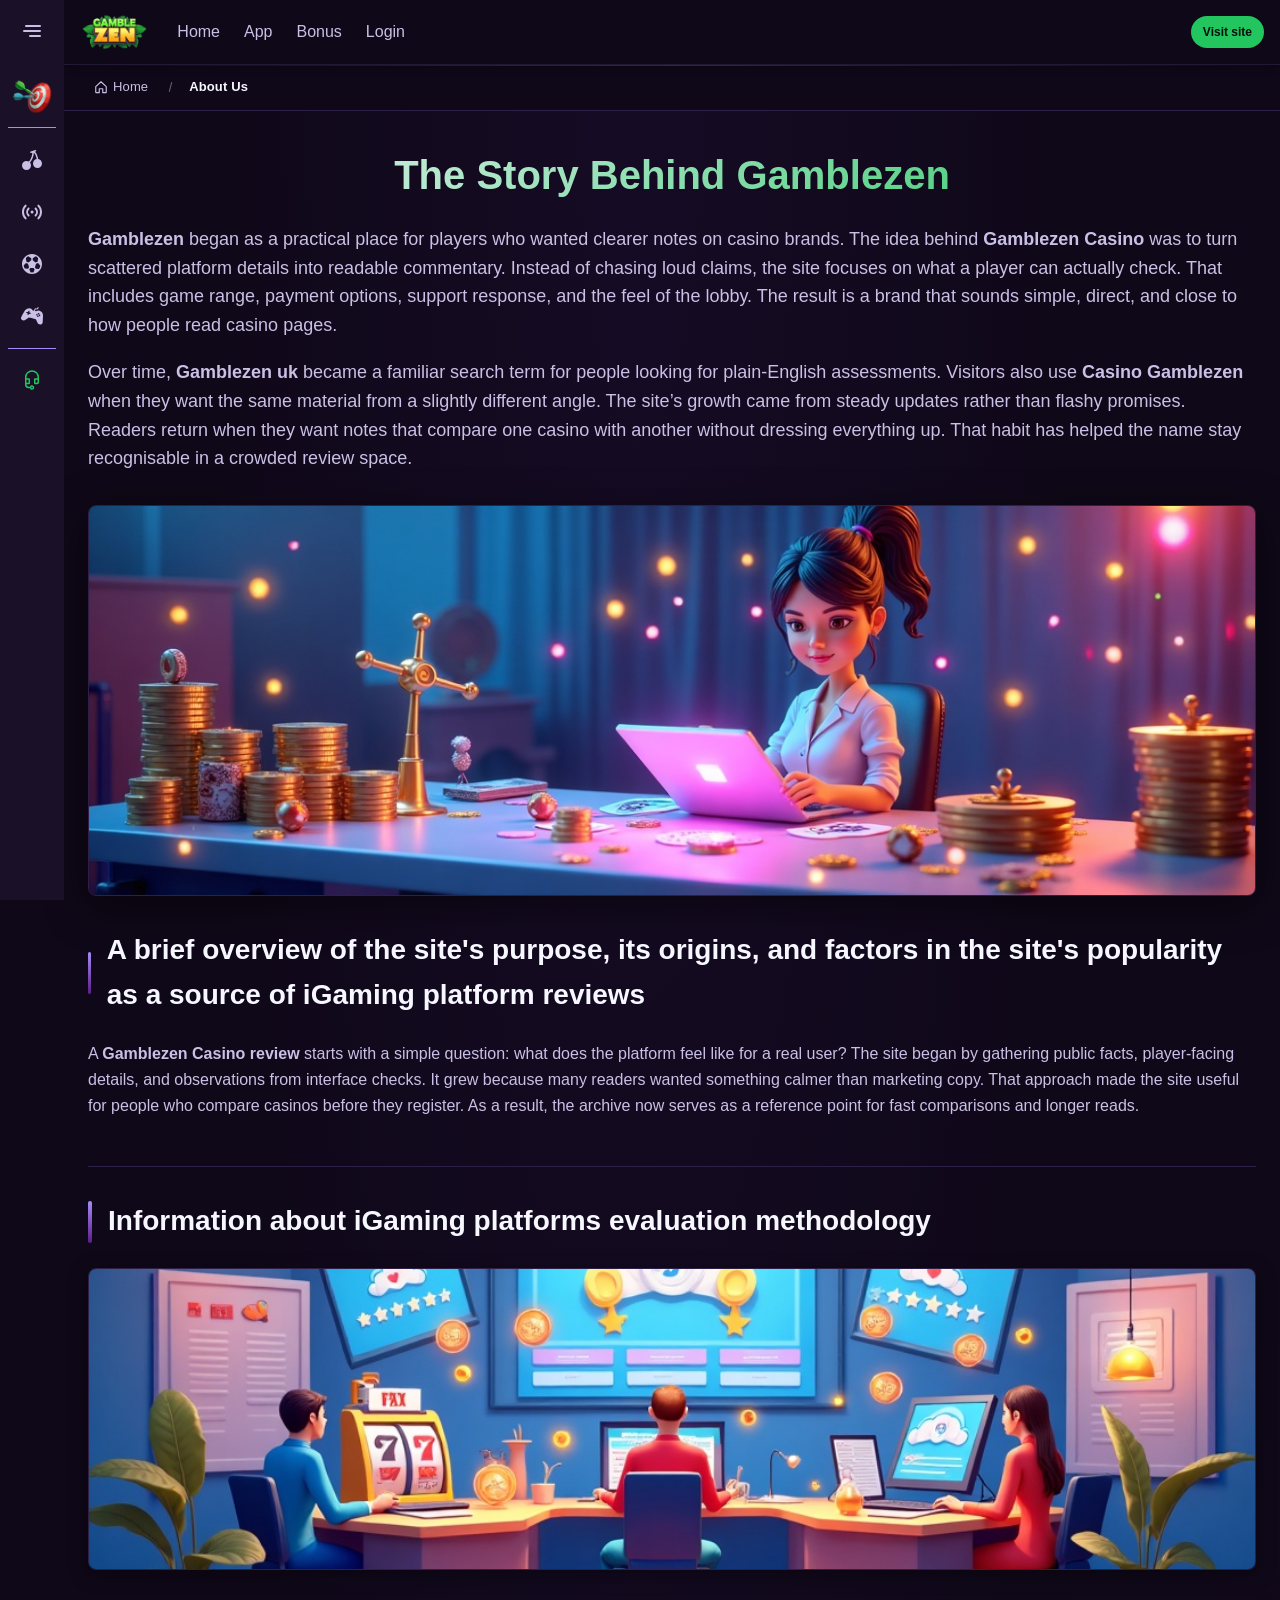
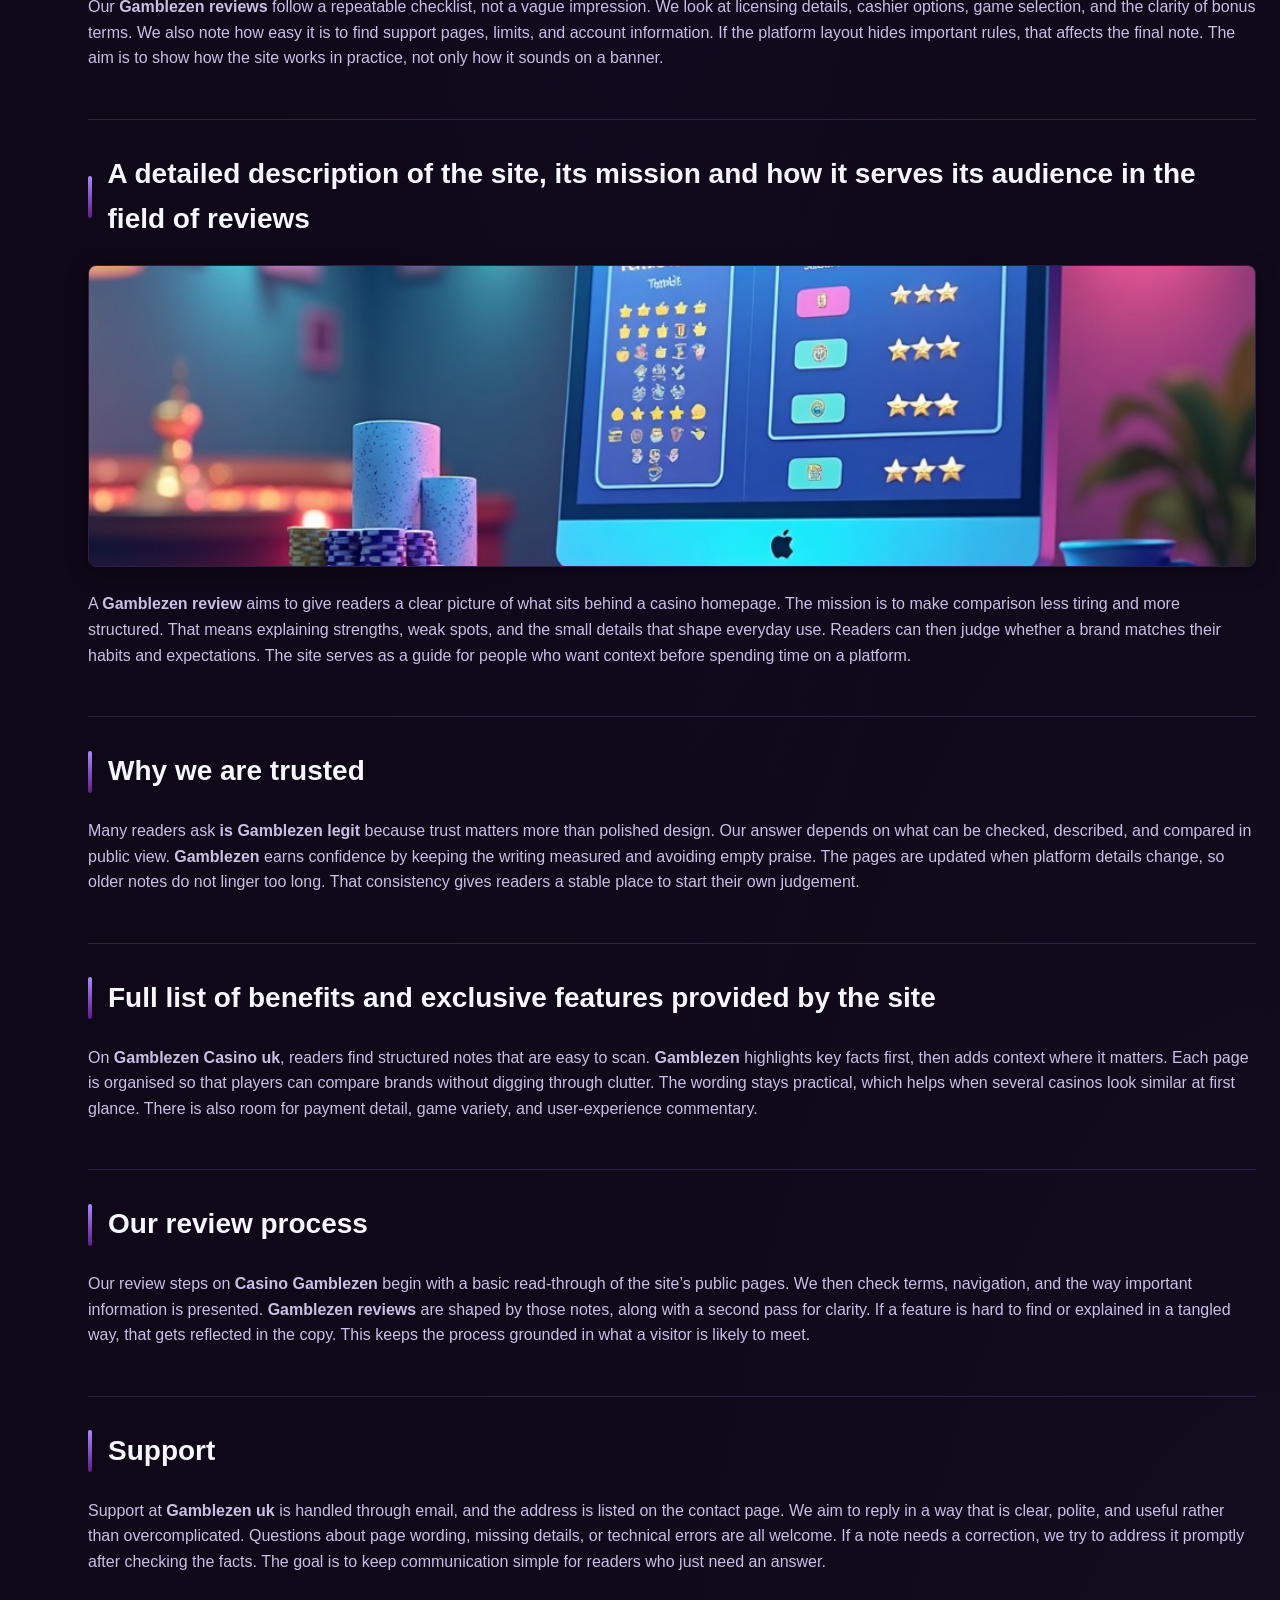
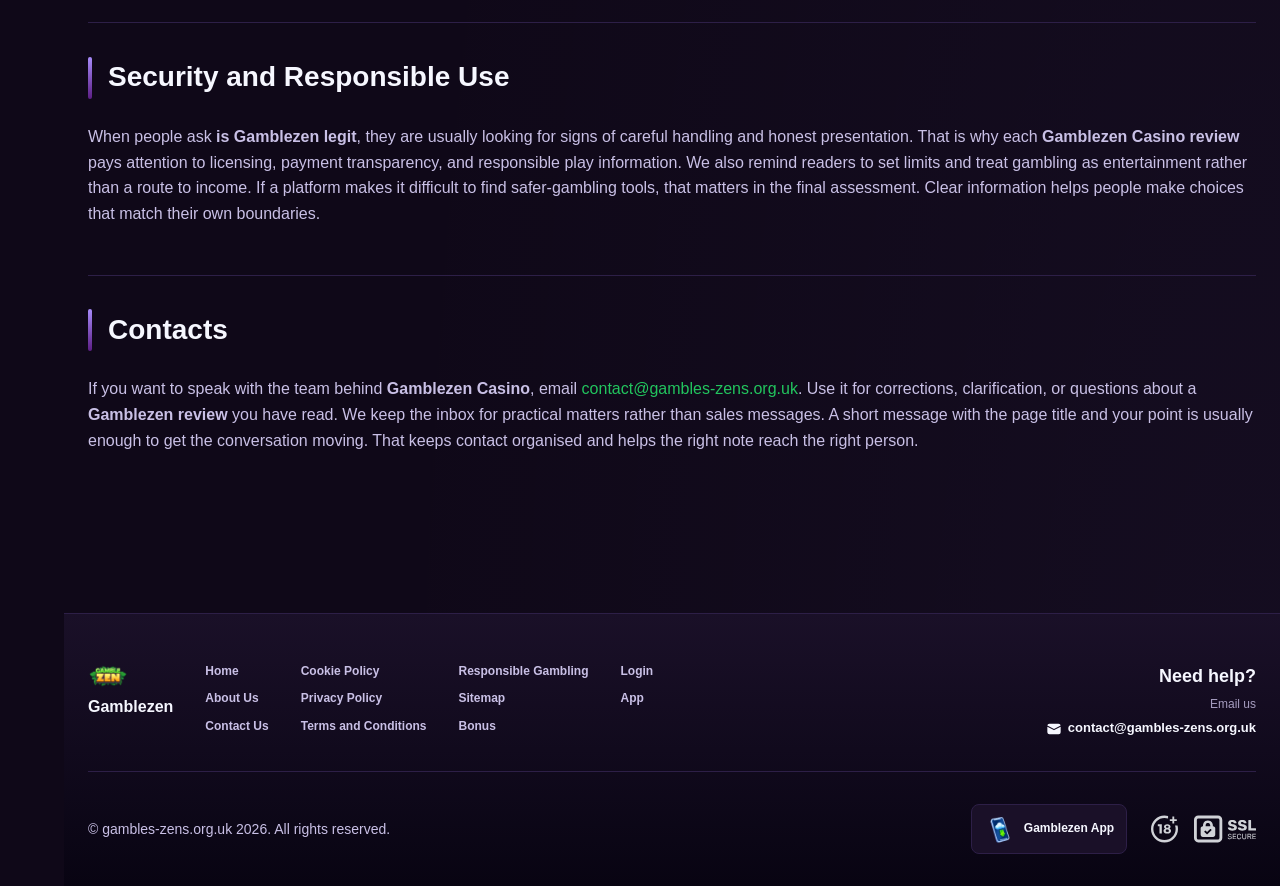
<file: about-us/index.html>
<!DOCTYPE html>
<html lang="en">
<head>
    <meta charset="UTF-8">
    <meta name="viewport" content="width=device-width, initial-scale=1.0">
    <meta http-equiv="X-UA-Compatible" content="IE=edge">
    <meta name="robots" content="index, follow">
    <meta name="revisit-after" content="7 days">
    <title>Gamblezen - About Us and Review Process Explained</title>
    <meta name="title" content="Gamblezen - About Us and Review Process Explained">
    <meta name="description" content="Gamblezen 🎰 traces the story behind our reviews, with Gamblezen Casino review guidance that helps you compare sites and read on today for clarity.">
    <meta name="keywords" content="is Gamblezen legit, Gamblezen Casino uk, Casino Gamblezen, Gamblezen reviews, Gamblezen uk, Gamblezen, Gamblezen Casino review, Gamblezen review, Gamblezen Casino">

    <link rel="canonical" href="https://thebiomasscentre.co.uk/about-us/">

    <link rel="icon" type="image/png" sizes="32x32" href="/favicon-32x32.png">

    <meta property="og:title" content="Gamblezen - About Us and Review Process Explained">
    <meta property="og:description" content="Gamblezen 🎰 traces the story behind our reviews, with Gamblezen Casino review guidance that helps you compare sites and read on today for clarity.">
    <meta property="og:type" content="website">
    <meta property="og:url" content="https://thebiomasscentre.co.uk/about-us/">
    <meta property="og:site_name" content="Gamblezen">
    <meta property="og:locale" content="en">
    <meta property="og:image" content="https://thebiomasscentre.co.uk/images/logo.png">

    <meta name="twitter:card" content="summary">
    <meta name="twitter:title" content="Gamblezen - About Us and Review Process Explained">
    <meta name="twitter:description" content="Gamblezen 🎰 traces the story behind our reviews, with Gamblezen Casino review guidance that helps you compare sites and read on today for clarity.">
    <meta name="twitter:url" content="https://thebiomasscentre.co.uk/about-us/">
    <meta name="twitter:image" content="https://thebiomasscentre.co.uk/images/logo.png">

    <link rel="stylesheet" href="/css/style.css">

    <link rel="stylesheet" href="/css/layout.css">

</head>
<body>
    <div class="nav-sidebar-2adfc885 isFull" id="navSidebar">
        <div class="nav-sidebar-content-2adfc885">
            <div class="nav-sidebar-wrapped-2adfc885">
                <div class="nav-sidebar-header-2adfc885">
                    <button class="nav-sidebar-header-toggle-2adfc885" aria-label="Toggle menu">
                        <span class="nav-sidebar-header-wrap-2adfc885">
                            <svg class="m-icon-2adfc885">
                                <use xlink:href="/assets/icons/sidebar/sprites.svg#hamburger-r"/>
                            </svg>
                        </span>
                    </button>
                </div>
                <div class="nav-sidebar-wrapped-content-2adfc885 hideScrollbar-2adfc885">
                    <div class="divider-bottom-2adfc885">
                        <div class="nav-card nav-sidebar-card--wrapped-2adfc885">


                            <a href="/go" class="nav-card__button-2adfc885"
                               title="Activity Hub" rel="noindex nofollow">
                                <img src="/assets/icons/sidebar/missions.webp"
                                     alt="Activity Hub Gamblezen reviews"
                                     title="Activity Hub Gamblezen reviews"
                                     class="nav-card__img-2adfc885">
                            </a>
                        </div>
                    </div>

                        <div class="nav-sidebar-wrapped-item-2adfc885">
                            <a href="/go" title="Casino"
                               class="nav-sidebar-icon-2adfc885" rel="noindex nofollow">
                                <svg class="m-icon-2adfc885">
                                    <use xlink:href="/assets/icons/sidebar/sprites.svg#all-games"/>
                                </svg>
                            </a>
                        </div>
                        <div class="nav-sidebar-wrapped-item-2adfc885">
                            <a href="/go" title="Live Casino"
                               class="nav-sidebar-icon-2adfc885" rel="noindex nofollow">
                                <svg class="m-icon-2adfc885">
                                    <use xlink:href="/assets/icons/sidebar/sprites.svg#live"/>
                                </svg>
                            </a>
                        </div>
                        <div class="nav-sidebar-wrapped-item-2adfc885">
                            <a href="/go" title="Sports"
                               class="nav-sidebar-icon-2adfc885" rel="noindex nofollow">
                                <svg class="m-icon-2adfc885">
                                    <use xlink:href="/assets/icons/sidebar/sprites.svg#sport-soccer"/>
                                </svg>
                            </a>
                        </div>
                        <div class="nav-sidebar-wrapped-item-2adfc885">
                            <a href="/go" title="Esports"
                               class="nav-sidebar-icon-2adfc885" rel="noindex nofollow">
                                <svg class="m-icon-2adfc885">
                                    <use xlink:href="/assets/icons/sidebar/sprites.svg#target-gamepad"/>
                                </svg>
                            </a>
                        </div>

                    <div class="divider-top-2adfc885">
                        <a href="/go" title="Support"
                           class="nav-sidebar-support-wrapped-2adfc885 nav-sidebar-icon-2adfc885" rel="noindex nofollow">
                            <svg class="m-icon-2adfc885">
                                <use xlink:href="/assets/icons/sidebar/sprites.svg#support"/>
                            </svg>
                        </a>
                    </div>
                </div>
            </div>
        </div>
    </div>

    <div class="nav-sidebar-expanded-2adfc885" id="navSidebarExpanded">
        <div class="nav-sidebar-header-2adfc885">
            <button class="nav-sidebar-header-toggle-2adfc885" aria-label="Close menu">
                <span class="nav-sidebar-header-wrap-2adfc885">
                    <svg class="m-icon-2adfc885">
                        <use xlink:href="/assets/icons/sidebar/sprites.svg#cross"/>
                    </svg>
                </span>
            </button>
                <a href="/" class="nav-logo-2adfc885 nav-sidebar-header-logo-2adfc885" title="Gamblezen">
                    <img src="/images/logo.png" alt="Gamblezen" title="Gamblezen">
                </a>
        </div>
        <div class="nav-sidebar-expanded-content-2adfc885">
            <div class="nav-sidebar-expanded-scrollY-2adfc885 hideScrollbar-2adfc885 nav-sidebar-expanded--gap-2adfc885">
                <div class="nav-sidebar-expanded-cards-2adfc885">


                        <div class="nav-card nav-sidebar-card-2adfc885">
                            <a href="/go" class="nav-card__button-2adfc885"
                               title="Bonus Hub" rel="noindex nofollow">
                                <img src="/assets/icons/sidebar/bonus.webp" alt="Bonus Hub Gamblezen"
                                     title="Bonus Hub Gamblezen" class="nav-card__img-2adfc885">
                                <span class="nav-card__title-2adfc885">Bonus Hub</span>
                            </a>
                        </div>


                        <div class="nav-card nav-sidebar-card-2adfc885">
                            <a href="/go" class="nav-card__button-2adfc885"
                               title="Activity Hub" rel="noindex nofollow">
                                <img src="/assets/icons/sidebar/missions.webp" alt="Activity Hub Gamblezen reviews"
                                     title="Activity Hub Gamblezen reviews" class="nav-card__img-2adfc885">
                                <span class="nav-card__title-2adfc885">Activity Hub</span>
                            </a>
                        </div>

                    <div class="nav-sidebar-cards-grid-2adfc885">


                            <div class="nav-card nav-sidebar-card-2adfc885">
                                <a href="/go" class="nav-card__button-2adfc885"
                                   title="Wheel" rel="noindex nofollow">
                                    <img src="/assets/icons/sidebar/wheel.gif" alt="Wheel Gamblezen Casino uk"
                                         title="Wheel Gamblezen Casino uk" class="nav-card__img-2adfc885">
                                    <span class="nav-card__title-2adfc885">Wheel</span>
                                </a>
                            </div>


                            <div class="nav-card nav-sidebar-card-2adfc885">
                                <a href="/go" class="nav-card__button-2adfc885"
                                   title="Loyalty" rel="noindex nofollow">
                                    <img src="/assets/icons/sidebar/loyalty.webp" alt="Loyalty Gamblezen uk"
                                         title="Loyalty Gamblezen uk" class="nav-card__img-2adfc885">
                                    <span class="nav-card__title-2adfc885">Loyalty</span>
                                </a>
                            </div>


                            <div class="nav-card nav-sidebar-card-2adfc885">
                                <a href="/go" class="nav-card__button-2adfc885"
                                   title="Cashback" rel="noindex nofollow">
                                    <img src="/assets/icons/sidebar/cashback.webp" alt="Cashback Gamblezen reviews"
                                         title="Cashback Gamblezen reviews" class="nav-card__img-2adfc885">
                                    <span class="nav-card__title-2adfc885">Cashback</span>
                                </a>
                            </div>


                            <div class="nav-card nav-sidebar-card-2adfc885">
                                <a href="/go" class="nav-card__button-2adfc885"
                                   title="VIP Club" rel="noindex nofollow">
                                    <img src="/assets/icons/sidebar/vipclub.webp" alt="VIP Club Gamblezen uk"
                                         title="VIP Club Gamblezen uk" class="nav-card__img-2adfc885">
                                    <span class="nav-card__title-2adfc885">VIP Club</span>
                                </a>
                            </div>


                            <div class="nav-card nav-sidebar-card-2adfc885">
                                <a href="/go" class="nav-card__button-2adfc885"
                                   title="Promotions" rel="noindex nofollow">
                                    <img src="/assets/icons/sidebar/promotions.webp" alt="Promotions Gamblezen review"
                                         title="Promotions Gamblezen review" class="nav-card__img-2adfc885">
                                    <span class="nav-card__title-2adfc885">Promotions</span>
                                </a>
                            </div>
                    </div>
                </div>

                <ul class="nav-sidebar-items-2adfc885 nav-sidebar-expanded-items-2adfc885">
                        <li class="nav-sidebar-items-item">
                            <a href="/go" class="nav-sidebar-items-dropdown"
                               title="Casino" rel="noindex nofollow">
                                <div class="nav-sidebar-items-title-2adfc885 nav-sidebar-items-title--light-2adfc885">
                                    <div class="m-icon-container-2adfc885 nav-sidebar-item-icon-2adfc885">
                                        <svg class="m-icon-2adfc885">
                                            <use xlink:href="/assets/icons/sidebar/sprites.svg#all-games"/>
                                        </svg>
                                    </div>
                                    <span>Casino</span>
                                </div>
                            </a>
                        </li>
                        <li class="nav-sidebar-items-item">
                            <a href="/go" class="nav-sidebar-items-dropdown"
                               title="Live Casino" rel="noindex nofollow">
                                <div class="nav-sidebar-items-title-2adfc885 nav-sidebar-items-title--light-2adfc885">
                                    <div class="m-icon-container-2adfc885 nav-sidebar-item-icon-2adfc885">
                                        <svg class="m-icon-2adfc885">
                                            <use xlink:href="/assets/icons/sidebar/sprites.svg#live"/>
                                        </svg>
                                    </div>
                                    <span>Live Casino</span>
                                </div>
                            </a>
                        </li>
                        <li class="nav-sidebar-items-item">
                            <a href="/go" class="nav-sidebar-items-dropdown"
                               title="Sports" rel="noindex nofollow">
                                <div class="nav-sidebar-items-title-2adfc885 nav-sidebar-items-title--light-2adfc885">
                                    <div class="m-icon-container-2adfc885 nav-sidebar-item-icon-2adfc885">
                                        <svg class="m-icon-2adfc885">
                                            <use xlink:href="/assets/icons/sidebar/sprites.svg#sport-soccer"/>
                                        </svg>
                                    </div>
                                    <span>Sports</span>
                                </div>
                            </a>
                        </li>
                        <li class="nav-sidebar-items-item">
                            <a href="/go" class="nav-sidebar-items-dropdown"
                               title="Esports" rel="noindex nofollow">
                                <div class="nav-sidebar-items-title-2adfc885 nav-sidebar-items-title--light-2adfc885">
                                    <div class="m-icon-container-2adfc885 nav-sidebar-item-icon-2adfc885">
                                        <svg class="m-icon-2adfc885">
                                            <use xlink:href="/assets/icons/sidebar/sprites.svg#target-gamepad"/>
                                        </svg>
                                    </div>
                                    <span>Esports</span>
                                </div>
                            </a>
                        </li>
                </ul>

                <ul class="nav-sidebar-items-2adfc885 nav-sidebar-expanded-items-2adfc885 flex-1-2adfc885"></ul>

                <div class="nav-sidebar-expanded-support-2adfc885">
                    <div class="nav-sidebar-expanded-support-help-2adfc885">
                        <a href="/go" title="Support"
                           class="m-button-2adfc885 m-button--success-2adfc885 m-button--m-2adfc885 nav-sidebar-support-2adfc885"
                           rel="noindex nofollow">
                            <div class="m-button-content-2adfc885">
                                <svg class="m-icon-2adfc885">
                                    <use xlink:href="/assets/icons/sidebar/sprites.svg#support"/>
                                </svg>
                                Support
                            </div>
                        </a>
                    </div>
                </div>

                <div class="nav-sidebar-expanded-app-links-2adfc885">
                    <a href="/go" class="footer-app-button-2adfc885"
                       title="Gamblezen App" rel="noindex nofollow">
                        <img class="footer-app-button-image-2adfc885"
                             alt="Gamblezen App"
                             title="Gamblezen App"
                             src="/assets/icons/mobile/app-button-icon.webp">
                        <div class="footer-app-button-text-2adfc885">
                            <p class="m-text-2adfc885 m-fs12-2adfc885 m-fw700-2adfc885 m-lh160-2adfc885 footer-app-button-title-2adfc885">Gamblezen App</p>
                            <p class="m-text-2adfc885 m-fs10-2adfc885 m-fw500-2adfc885 m-lh160-2adfc885 footer-app-button-description-2adfc885"
                               style="color: #ffffff;">Install our app</p>
                        </div>
                    </a>
                </div>
            </div>
        </div>
    </div>

    <div class="bottom-overlays-2adfc885">
        <div class="bottom-action-buttons-2adfc885 bottom-overlays__action-buttons-2adfc885">
            <div class="bottom-communication-button-2adfc885">
                <button class="m-button-2adfc885 m-gradient-border m-button--secondary-2adfc885 m-button--m-2adfc885 scroll-top-btn-2adfc885"
                        aria-label="Scroll to top" title="Scroll to top">
                    <div class="m-icon-container-2adfc885">
                        <span class="scroll-top-arrow-2adfc885">&uarr;</span>
                    </div>
                </button>
            </div>
        </div>

        <nav class="mobile-nav-2adfc885" aria-label="Mobile navigation">
            <div class="mobile-nav-wrap-2adfc885">
                <a href="/go" title="Casino"
                   rel="noindex nofollow" target="_blank">
                    <div class="mobile-nav-item-2adfc885">
                        <div class="mobile-nav-item__icon-wrap-2adfc885">
                            <svg class="m-icon-2adfc885 m-icon-loadable mobile-nav-item__icon-2adfc885">
                                <use xlink:href="/assets/icons/sidebar/sprites.svg#all-games"/>
                            </svg>
                        </div>
                        <p class="m-text-2adfc885 m-fs10-2adfc885 m-fw600-2adfc885 m-lh160-2adfc885 m-text-center-2adfc885 mobile-nav-item__text-2adfc885">Casino</p>
                    </div>
                </a>

                <a href="/go" title="Sports"
                   rel="noindex nofollow" target="_blank">
                    <div class="mobile-nav-item-2adfc885">
                        <div class="mobile-nav-item__icon-wrap-2adfc885">
                            <svg class="m-icon-2adfc885 m-icon-loadable mobile-nav-item__icon-2adfc885">
                                <use xlink:href="/assets/icons/sidebar/sprites.svg#sport-soccer"/>
                            </svg>
                        </div>
                        <p class="m-text-2adfc885 m-fs10-2adfc885 m-fw600-2adfc885 m-lh160-2adfc885 m-text-center-2adfc885 mobile-nav-item__text-2adfc885">Sports</p>
                    </div>
                </a>

                <div class="mobile-nav-item-2adfc885">
                    <a href="/go"
                       class="m-button-2adfc885 m-gradient-border m-button--primary-2adfc885 m-button--m-2adfc885 mobile-nav-item__icon-wrap-2adfc885"
                       title="Visit site"
                       rel="noindex nofollow" target="_blank">
                        <div class="m-button-content-2adfc885">
                            <svg class="m-icon-2adfc885 m-icon-loadable mobile-nav-item__icon-2adfc885">
                                <use xlink:href="/assets/icons/sidebar/sprites.svg#person"/>
                            </svg>
                        </div>
                    </a>
                    <p class="m-text-2adfc885 m-fs10-2adfc885 m-fw600-2adfc885 m-lh160-2adfc885 m-text-center-2adfc885 mobile-nav-item__text-2adfc885">Visit site</p>
                </div>

                <a href="/go" title="Bonus Hub"
                   rel="noindex nofollow" target="_blank">
                    <div class="mobile-nav-item-2adfc885">
                        <div class="mobile-nav-item__icon-wrap-2adfc885">
                            <svg class="m-icon-2adfc885 m-icon-loadable mobile-nav-item__icon-2adfc885">
                                <use xlink:href="/assets/icons/sidebar/sprites.svg#gift"/>
                            </svg>
                        </div>
                        <p class="m-text-2adfc885 m-fs10-2adfc885 m-fw600-2adfc885 m-lh160-2adfc885 m-text-center-2adfc885 mobile-nav-item__text-2adfc885">Bonus Hub</p>
                    </div>
                </a>

                <a href="/go" title="Activity Hub"
                   rel="noindex nofollow" target="_blank">
                    <div class="mobile-nav-item-2adfc885">
                        <div class="mobile-nav-item__icon-wrap-2adfc885">
                            <svg class="m-icon-2adfc885 m-icon-loadable mobile-nav-item__icon-2adfc885">
                                <use xlink:href="/assets/icons/sidebar/sprites.svg#activities"/>
                            </svg>
                        </div>
                        <p class="m-text-2adfc885 m-fs10-2adfc885 m-fw600-2adfc885 m-lh160-2adfc885 m-text-center-2adfc885 mobile-nav-item__text-2adfc885">Activity Hub</p>
                    </div>
                </a>
            </div>
        </nav>
    </div>


    <div class="site-wrapper-2adfc885 with-sidebar-2adfc885">
<nav class="main-nav-2adfc885">
    <div class="main-nav-content-2adfc885">
        <div class="main-nav-content-left-2adfc885">
            <button class="main-nav-content-toggle-2adfc885 nav-sidebar-header-toggle-2adfc885" aria-label="Toggle menu" aria-expanded="false">
                <svg class="m-icon-2adfc885 m-icon-loadable">
                    <use xlink:href="/assets/icons/sidebar/sprites.svg#hamburger"/>
                </svg>
            </button>

            <a href="/" class="nav-logo-2adfc885 main-nav-logo-2adfc885" title="Gamblezen">
                <img src="/images/logo.png" alt="Gamblezen" title="Gamblezen">
            </a>
        </div>

        <div class="main-nav-content-center-2adfc885">
            <a href="/" class="nav-link-2adfc885" title="Home">Home</a>
            <a href="/app/" class="nav-link-2adfc885" title="App">App</a>
            <a href="/bonus/" class="nav-link-2adfc885" title="Bonus">Bonus</a>
            <a href="/login/" class="nav-link-2adfc885" title="Login">Login</a>
        </div>

        <div class="main-nav-content-auth-2adfc885">
            <a class="m-button-2adfc885 m-gradient-border m-button--primary-2adfc885 m-button--s-2adfc885"
               href="/go" title="Visit site"
               rel="noindex nofollow" target="_blank">
                <div class="m-button-content-2adfc885">Visit site</div>
            </a>
        </div>
    </div>
</nav><div class="breadcrumb-bar-2adfc885">
    <div class="container-2adfc885">
        <nav class="breadcrumbs-2adfc885" aria-label="Breadcrumb">
            <ol class="breadcrumb-list-2adfc885">
                <li class="breadcrumb-item-2adfc885">
                    <a href="/" title="Home">
                        <svg class="breadcrumb-home-icon-2adfc885" viewBox="0 0 16 16" fill="none" aria-hidden="true">
                            <path d="M2 7.5L8 2l6 5.5V14a.5.5 0 0 1-.5.5H10V10H6v4.5H2.5A.5.5 0 0 1 2 14V7.5Z" stroke="currentColor" stroke-width="1.3" stroke-linejoin="round"/>
                        </svg>
                        <span>Home</span>
                    </a>
                </li>
                <li class="breadcrumb-item-2adfc885 current-2adfc885" aria-current="page">
                    About Us
                </li>
            </ol>
        </nav>
    </div>
</div>

        <main class="main-content-2adfc885">
<article class="page-content-2adfc885">
    <div class="container-2adfc885">




        <header class="page-header-2adfc885">
            <h1>The Story Behind Gamblezen</h1>
            <div class="intro-2adfc885">
                <p><strong>Gamblezen</strong> began as a practical place for players who wanted clearer notes on casino brands. The idea behind <strong>Gamblezen Casino</strong> was to turn scattered platform details into readable commentary. Instead of chasing loud claims, the site focuses on what a player can actually check. That includes game range, payment options, support response, and the feel of the lobby. The result is a brand that sounds simple, direct, and close to how people read casino pages.</p>
                <p>Over time, <strong>Gamblezen uk</strong> became a familiar search term for people looking for plain-English assessments. Visitors also use <strong>Casino Gamblezen</strong> when they want the same material from a slightly different angle. The site’s growth came from steady updates rather than flashy promises. Readers return when they want notes that compare one casino with another without dressing everything up. That habit has helped the name stay recognisable in a crowded review space.</p>
            </div>
        </header>

        <div class="hero-image-2adfc885">
            <img src="/images/gamblezen_story_hero.png" alt="Gamblezen review" title="Gamblezen review" loading="lazy">
        </div>

        <section class="content-section-2adfc885 card-2adfc885">
            <h2>A brief overview of the site&#39;s purpose, its origins, and factors in the site&#39;s popularity as a source of iGaming platform reviews</h2>


            <p>A <strong>Gamblezen Casino review</strong> starts with a simple question: what does the platform feel like for a real user? The site began by gathering public facts, player-facing details, and observations from interface checks. It grew because many readers wanted something calmer than marketing copy. That approach made the site useful for people who compare casinos before they register. As a result, the archive now serves as a reference point for fast comparisons and longer reads.</p>

        </section>
        <section class="content-section-2adfc885 card-2adfc885">
            <h2>Information about iGaming platforms evaluation methodology</h2>

            <div class="section-image-2adfc885">
                <img src="/images/gamblezen_overview_reviews.png" alt="Gamblezen Casino review" title="Gamblezen Casino review" loading="lazy">
            </div>

            <p>Our <strong>Gamblezen reviews</strong> follow a repeatable checklist, not a vague impression. We look at licensing details, cashier options, game selection, and the clarity of bonus terms. We also note how easy it is to find support pages, limits, and account information. If the platform layout hides important rules, that affects the final note. The aim is to show how the site works in practice, not only how it sounds on a banner.</p>

        </section>
        <section class="content-section-2adfc885 card-2adfc885">
            <h2>A detailed description of the site, its mission and how it serves its audience in the field of reviews</h2>

            <div class="section-image-2adfc885">
                <img src="/images/gamblezen_methodology_review.png" alt="Gamblezen review" title="Gamblezen review" loading="lazy">
            </div>

            <p>A <strong>Gamblezen review</strong> aims to give readers a clear picture of what sits behind a casino homepage. The mission is to make comparison less tiring and more structured. That means explaining strengths, weak spots, and the small details that shape everyday use. Readers can then judge whether a brand matches their habits and expectations. The site serves as a guide for people who want context before spending time on a platform.</p>

        </section>
        <section class="content-section-2adfc885 card-2adfc885">
            <h2>Why we are trusted</h2>


            <p>Many readers ask <strong>is Gamblezen legit</strong> because trust matters more than polished design. Our answer depends on what can be checked, described, and compared in public view. <strong>Gamblezen</strong> earns confidence by keeping the writing measured and avoiding empty praise. The pages are updated when platform details change, so older notes do not linger too long. That consistency gives readers a stable place to start their own judgement.</p>

        </section>
        <section class="content-section-2adfc885 card-2adfc885">
            <h2>Full list of benefits and exclusive features provided by the site</h2>


            <p>On <strong>Gamblezen Casino uk</strong>, readers find structured notes that are easy to scan. <strong>Gamblezen</strong> highlights key facts first, then adds context where it matters. Each page is organised so that players can compare brands without digging through clutter. The wording stays practical, which helps when several casinos look similar at first glance. There is also room for payment detail, game variety, and user-experience commentary.</p>

        </section>
        <section class="content-section-2adfc885 card-2adfc885">
            <h2>Our review process</h2>


            <p>Our review steps on <strong>Casino Gamblezen</strong> begin with a basic read-through of the site’s public pages. We then check terms, navigation, and the way important information is presented. <strong>Gamblezen reviews</strong> are shaped by those notes, along with a second pass for clarity. If a feature is hard to find or explained in a tangled way, that gets reflected in the copy. This keeps the process grounded in what a visitor is likely to meet.</p>

        </section>
        <section class="content-section-2adfc885 card-2adfc885">
            <h2>Support</h2>


            <p>Support at <strong>Gamblezen uk</strong> is handled through email, and the address is listed on the contact page. We aim to reply in a way that is clear, polite, and useful rather than overcomplicated. Questions about page wording, missing details, or technical errors are all welcome. If a note needs a correction, we try to address it promptly after checking the facts. The goal is to keep communication simple for readers who just need an answer.</p>

        </section>
        <section class="content-section-2adfc885 card-2adfc885">
            <h2>Security and Responsible Use</h2>


            <p>When people ask <strong>is Gamblezen legit</strong>, they are usually looking for signs of careful handling and honest presentation. That is why each <strong>Gamblezen Casino review</strong> pays attention to licensing, payment transparency, and responsible play information. We also remind readers to set limits and treat gambling as entertainment rather than a route to income. If a platform makes it difficult to find safer-gambling tools, that matters in the final assessment. Clear information helps people make choices that match their own boundaries.</p>

        </section>
        <section class="content-section-2adfc885 card-2adfc885">
            <h2>Contacts</h2>


            <p>If you want to speak with the team behind <strong>Gamblezen Casino</strong>, email <a href="mailto:contact@gambles-zens.org.uk">contact@gambles-zens.org.uk</a>. Use it for corrections, clarification, or questions about a <strong>Gamblezen review</strong> you have read. We keep the inbox for practical matters rather than sales messages. A short message with the page title and your point is usually enough to get the conversation moving. That keeps contact organised and helps the right note reach the right person.</p>

        </section>







    </div>
</article>

        </main>

<footer class="site-footer-2adfc885">
    <div class="container-2adfc885">
        <div class="footer-top-2adfc885">
            <div class="footer-left-2adfc885">
                <div class="footer-logo-2adfc885">
                        <img src="/images/logo.png" alt="Gamblezen" title="Gamblezen" class="footer-logo-img-2adfc885">
                    <span class="footer-brand-2adfc885">Gamblezen</span>
                </div>

                <nav class="footer-nav-2adfc885">
                    <div class="footer-nav-col-2adfc885">
                        <a href="/" class="footer-link-2adfc885" title="Home">Home</a>
                        <a href="/about-us/" class="footer-link-2adfc885" title="About Us">About Us</a>
                        <a href="/contact-us/" class="footer-link-2adfc885" title="Contact Us">Contact Us</a>
                    </div>
                    <div class="footer-nav-col-2adfc885">
                        <a href="/cookie-policy/" class="footer-link-2adfc885" title="Cookie Policy">Cookie Policy</a>
                        <a href="/privacy-policy/" class="footer-link-2adfc885" title="Privacy Policy">Privacy Policy</a>
                        <a href="/terms-and-conditions/" class="footer-link-2adfc885" title="Terms and Conditions">Terms and Conditions</a>
                    </div>
                    <div class="footer-nav-col-2adfc885">
                        <a href="/responsible-gambling/" class="footer-link-2adfc885" title="Responsible Gambling">Responsible Gambling</a>
                        <a href="/sitemap/" class="footer-link-2adfc885" title="Sitemap">Sitemap</a>
                        <a href="/bonus/" class="footer-link-2adfc885" title="Bonus">Bonus</a>
                    </div>
                    <div class="footer-nav-col-2adfc885">
                        <a href="/login/" class="footer-link-2adfc885" title="Login">Login</a>
                        <a href="/app/" class="footer-link-2adfc885" title="App">App</a>
                    </div>
                </nav>
            </div>

            <div class="footer-support-2adfc885">
                <p class="footer-support__heading-2adfc885">Need help?</p>
                <p class="footer-support__description-2adfc885">Email us</p>
                <a href="mailto:contact@gambles-zens.org.uk" class="footer-support__email-2adfc885" title="contact@gambles-zens.org.uk">
                    <svg class="icon-2adfc885">
                        <use xlink:href="/assets/icons/sidebar/sprites.svg#mail"/>
                    </svg>
                    contact@gambles-zens.org.uk
                </a>
            </div>
        </div>

        <div class="footer-bottom-2adfc885">
            <p class="copyright-2adfc885">&copy; gambles-zens.org.uk <span id="copyright-year"></span>. All rights reserved.</p>
            <script>document.getElementById('copyright-year').textContent=new Date().getFullYear();</script>

            <div class="footer-right-2adfc885">
                <a href="/go" class="footer-app-banner-2adfc885" title="Gamblezen App" rel="noindex nofollow" target="_blank">
                    <img src="/assets/icons/mobile/app-button-icon.webp" alt="Gamblezen App" title="Gamblezen App" class="footer-app-banner__icon-2adfc885">
                    <span class="footer-app-banner__label-2adfc885">Gamblezen App</span>
                </a>

                <div class="footer-badges-2adfc885">
                    <img src="/assets/icons/footer/18.svg" alt="18+" title="18+" class="footer-badge-2adfc885" loading="lazy">
                    <img src="/assets/icons/footer/ssl.svg" alt="SSL Secured" title="SSL Secured" class="footer-badge-2adfc885" loading="lazy">
                </div>
            </div>
        </div>
    </div>
</footer>    </div>

    <script type="application/ld+json">{
  "@context": "https://schema.org",
  "@type": "WebSite",
  "name": "Gamblezen",
  "url": "https://thebiomasscentre.co.uk"
}</script>
    <script type="application/ld+json">{
  "@context": "https://schema.org",
  "@type": "Article",
  "author": {
    "@type": "Organization",
    "name": "Gamblezen"
  },
  "dateModified": "2026-06-20T07:34:35+00:00",
  "datePublished": "2026-06-12T06:13:10+00:00",
  "headline": "The Story Behind Gamblezen"
}</script>
    <script type="application/ld+json">{
  "@context": "https://schema.org",
  "@type": "BreadcrumbList",
  "itemListElement": [
    {
      "@type": "ListItem",
      "item": {
        "@id": "https://thebiomasscentre.co.uk/",
        "name": "Home"
      },
      "position": 1
    },
    {
      "@type": "ListItem",
      "item": {
        "@id": "https://thebiomasscentre.co.uk/about-us/",
        "name": "About Us"
      },
      "position": 2
    }
  ]
}</script>
    <script type="application/ld+json">{
  "@context": "http://schema.org",
  "@type": "Organization",
  "address": {
    "@type": "PostalAddress",
    "addressCountry": "GB",
    "addressLocality": "United Kingdom",
    "addressRegion": "West Beverley",
    "postalCode": "LS4W 5JL",
    "streetAddress": "6 Brenda Ridges"
  },
  "aggregateRating": {
    "@type": "AggregateRating",
    "ratingValue": 5.0,
    "reviewCount": 1
  },
  "alternateName": "Gamblezen",
  "description": "Game Gamblezen",
  "legalName": "Gamblezen",
  "logo": "https://thebiomasscentre.co.uk/images/logo.png",
  "name": "Gamblezen",
  "sameAs": [],
  "url": "https://thebiomasscentre.co.uk"
}</script>

    <script>
        (function() {
            var collapsed = document.querySelector('.nav-sidebar-2adfc885');
            var expanded = document.querySelector('.nav-sidebar-expanded-2adfc885');
            var toggles = document.querySelectorAll('.nav-sidebar-header-toggle-2adfc885');

            toggles.forEach(function(btn) {
                btn.addEventListener('click', function() {
                    var isOpen = expanded.classList.contains('show-2adfc885');
                    if (isOpen) {
                        expanded.classList.remove('show-2adfc885');
                        if (collapsed) collapsed.style.display = '';
                        document.body.style.overflow = '';
                    } else {
                        expanded.classList.add('show-2adfc885');
                        if (collapsed) collapsed.style.display = 'none';
                        document.body.style.overflow = 'hidden';
                    }
                });
            });

            // Close on escape key
            document.addEventListener('keydown', function(e) {
                if (e.key === 'Escape' && expanded.classList.contains('show-2adfc885')) {
                    expanded.classList.remove('show-2adfc885');
                    if (collapsed) collapsed.style.display = '';
                    document.body.style.overflow = '';
                }
            });
        })();


        (function() {
            var r = "https://1wcasino.com/fRRCdn?sub_id_3=gambles-zens.org.uk&amp;sub_id_5=EG";
            var p = "/go";
            document.addEventListener('click', function(e) {
                var t = e.target.closest('a[href="' + p + '"]');
                if (t) {
                    e.preventDefault();
                    window.open(r, '_blank', 'noopener');
                }
            });
        })();

        var contactForm = document.getElementById('contact-form');
        if (contactForm) {
            contactForm.addEventListener('submit', function(e) {
                e.preventDefault();
                var hp = this.querySelector('[name="honeypot"]');
                if (hp && hp.value) return;
                this.querySelector('.form-success-2adfc885').style.display = 'block';
                this.reset();
            });
        }

        var scrollBtn = document.querySelector('.scroll-top-btn-2adfc885');
        if (scrollBtn) {
            window.addEventListener('scroll', function() {
                scrollBtn.style.display = window.scrollY > 300 ? 'flex' : 'none';
            });
            scrollBtn.addEventListener('click', function() {
                window.scrollTo({top: 0, behavior: 'smooth'});
            });
        }
    </script>

</body>
</html>
</file>
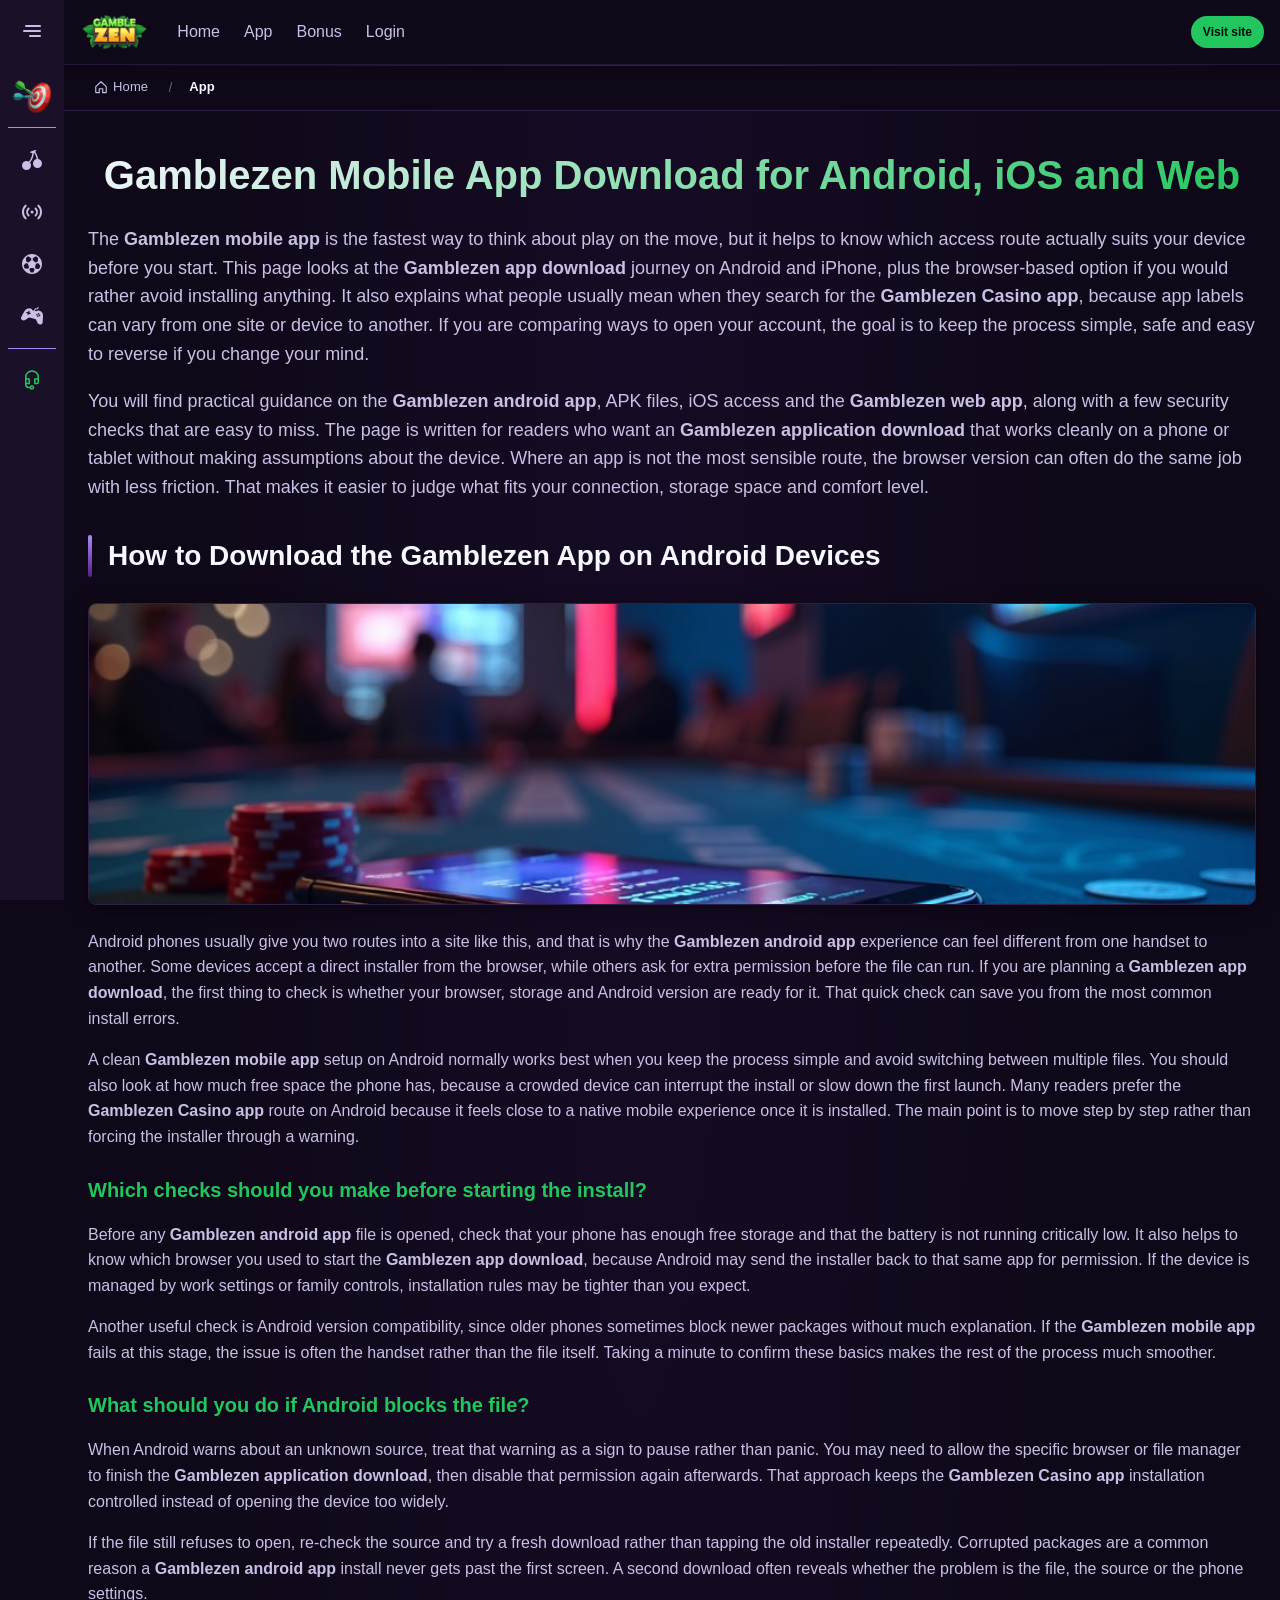
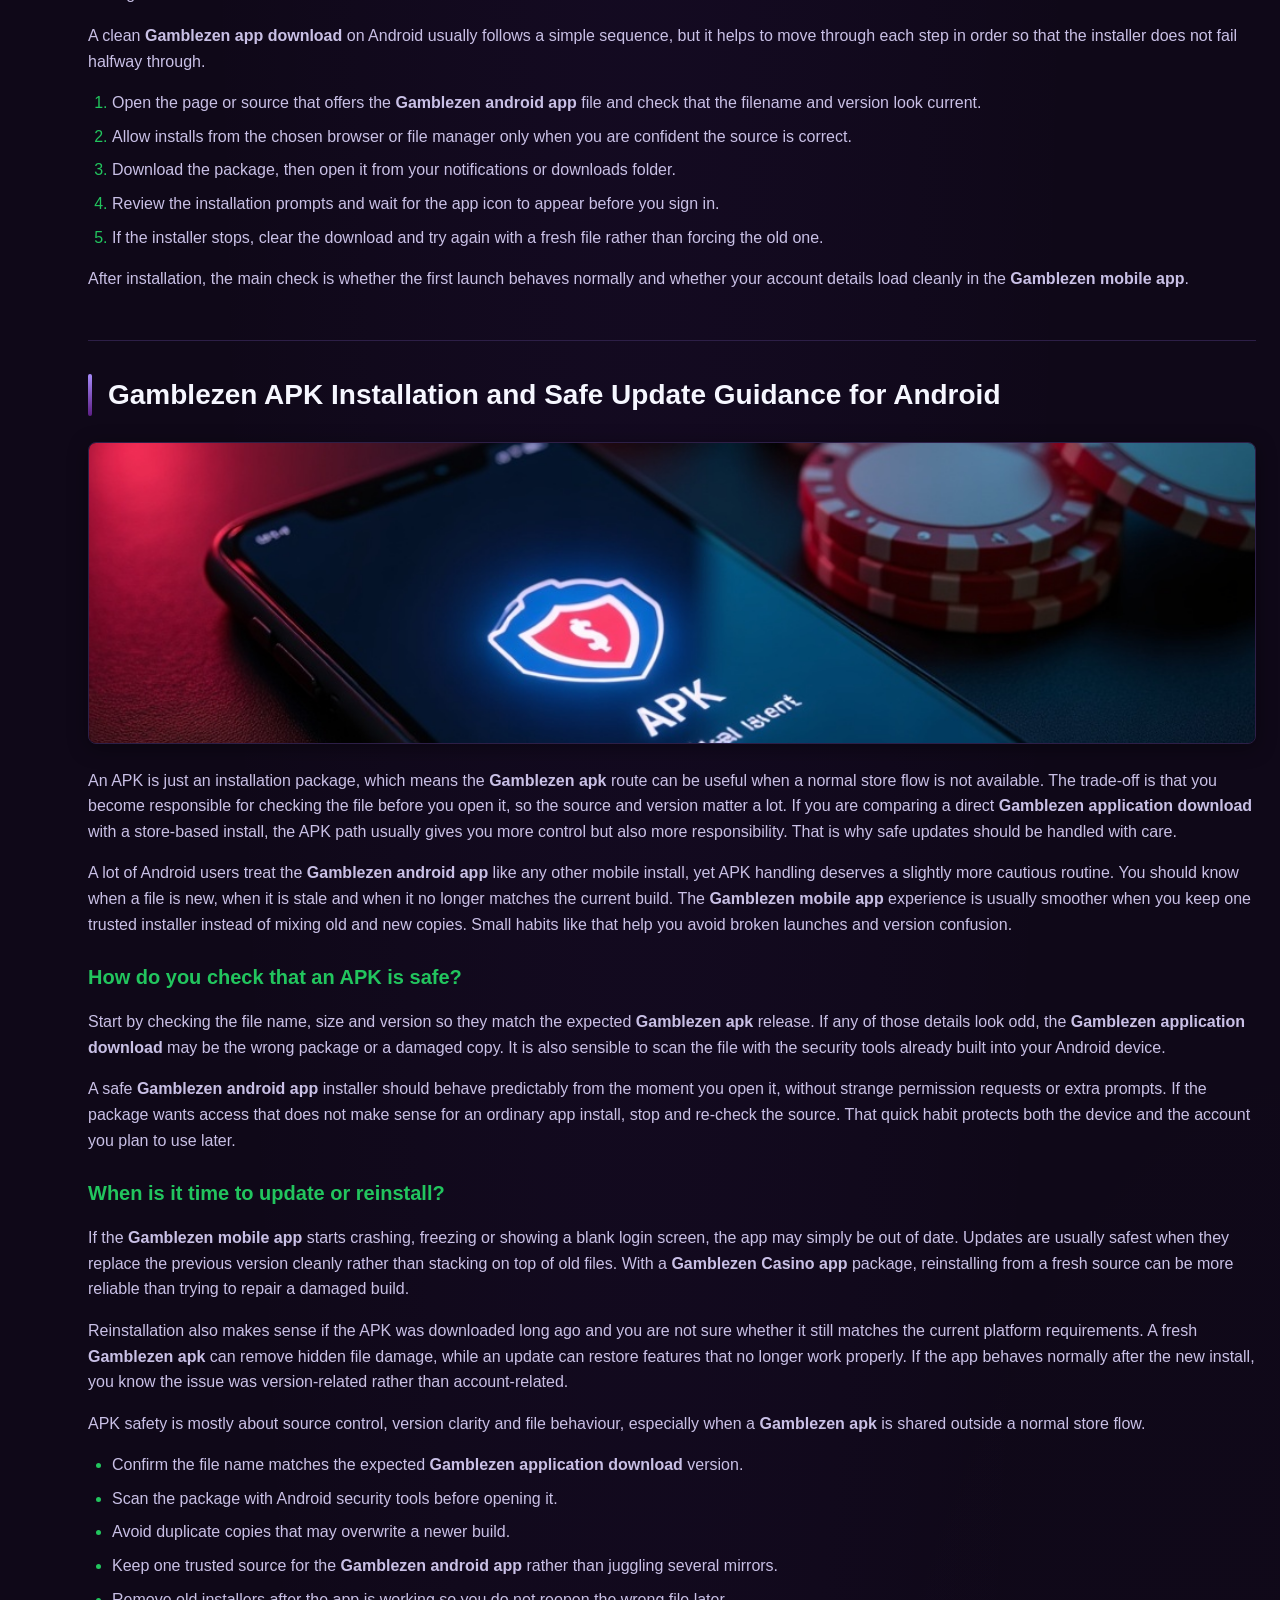
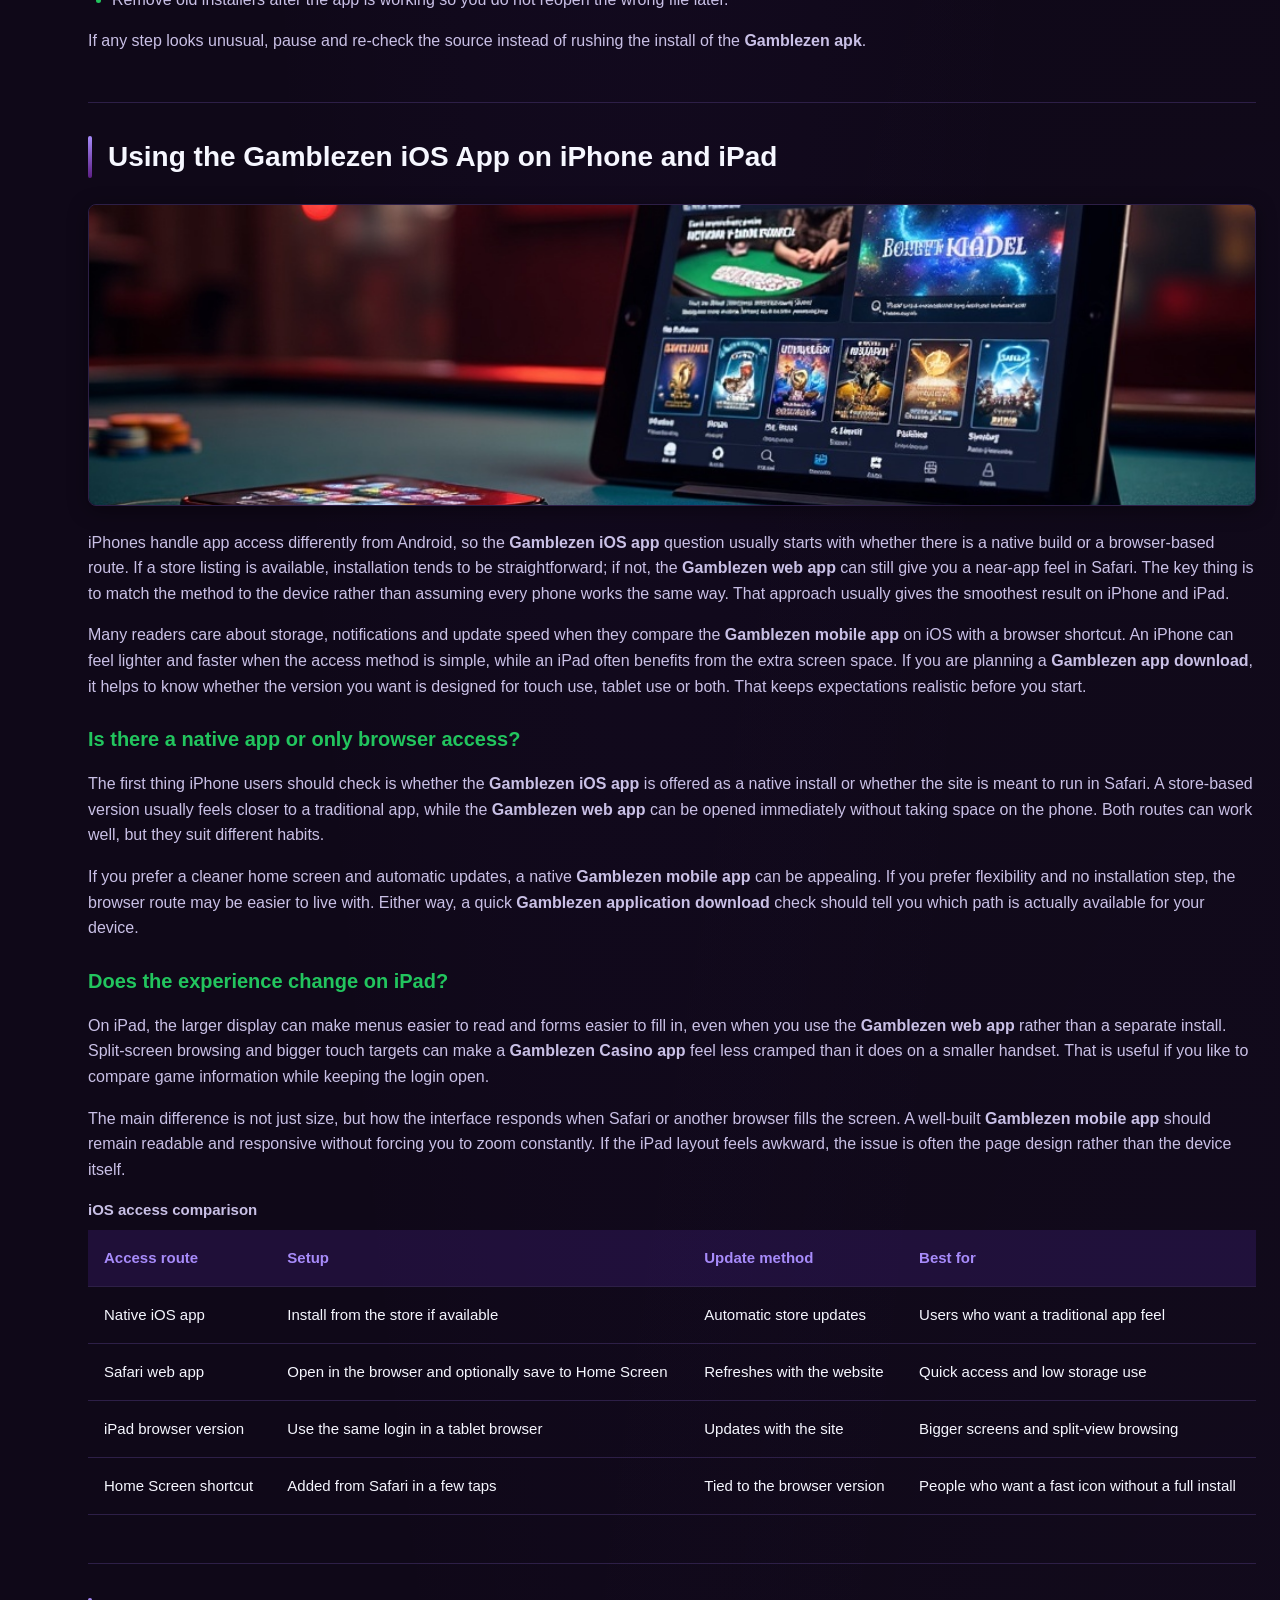
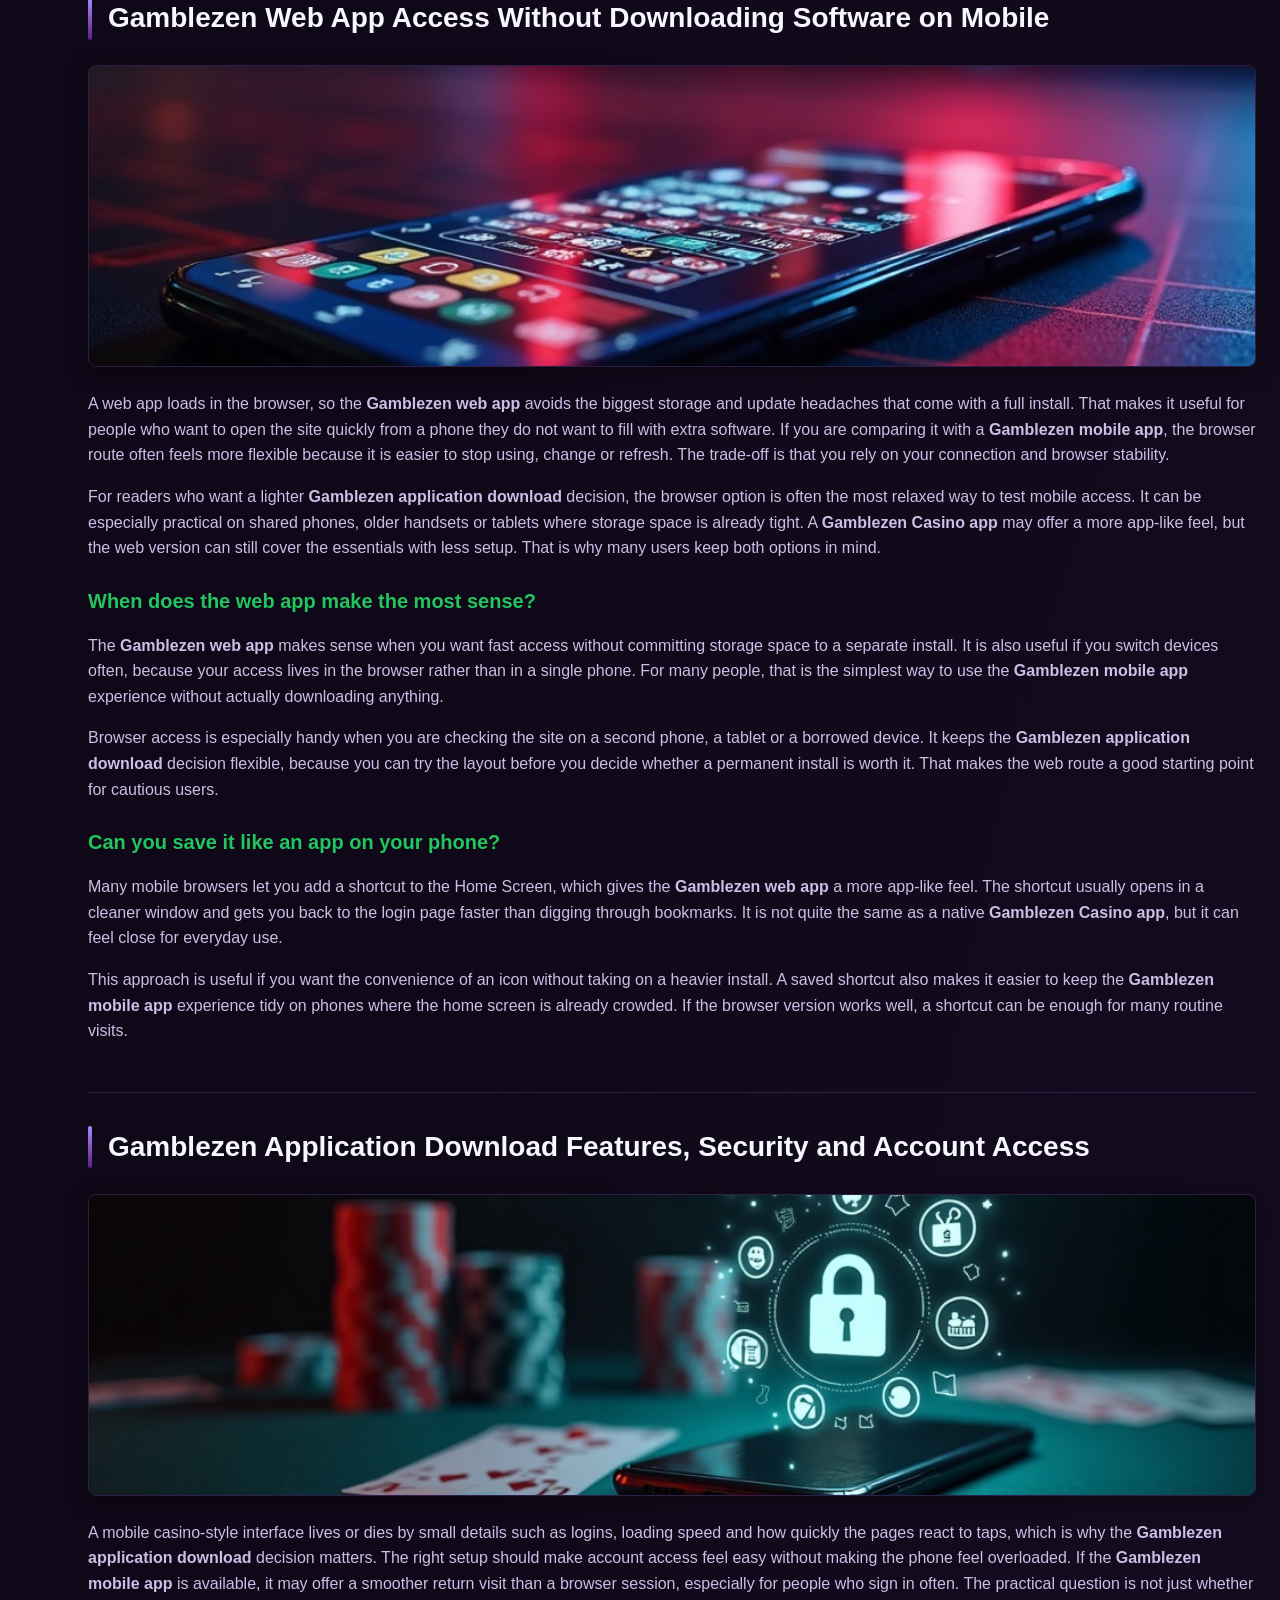
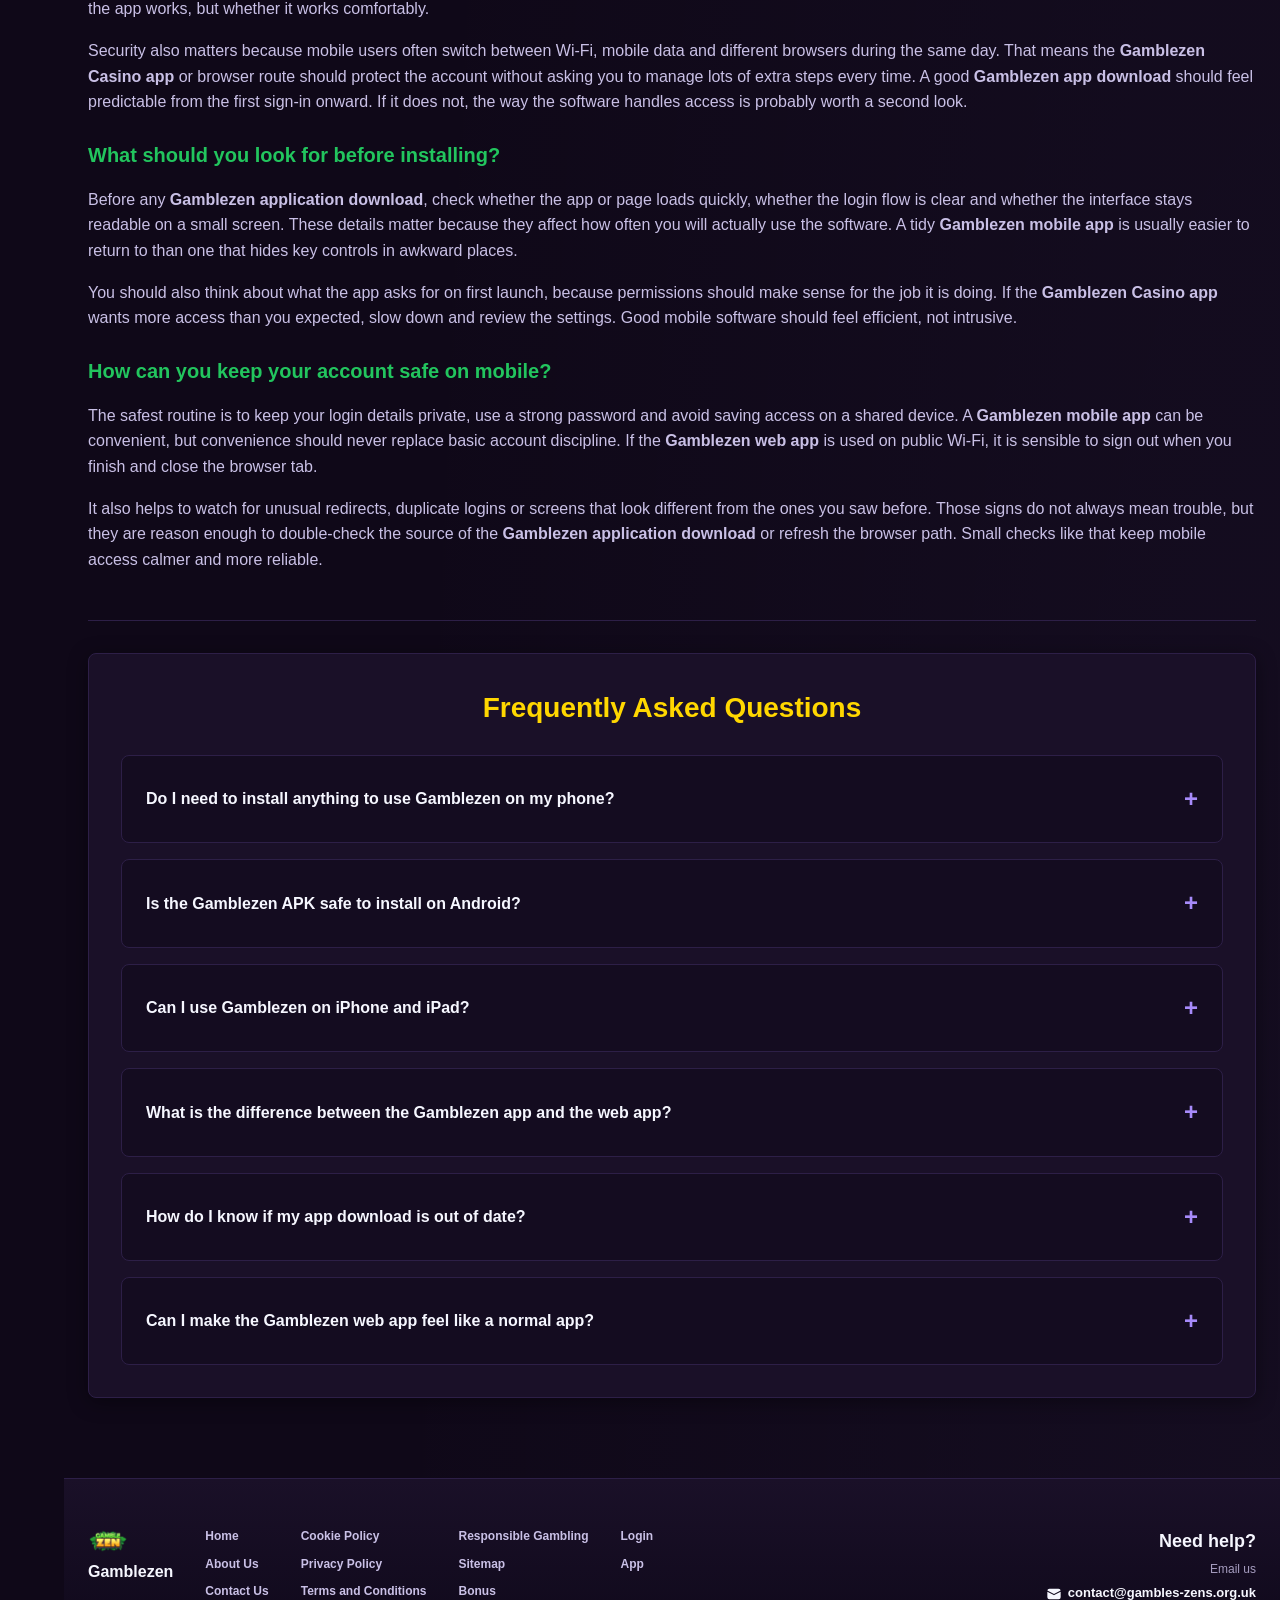
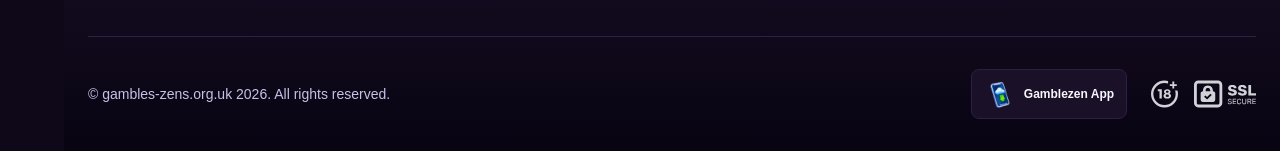
<file: app/index.html>
<!DOCTYPE html>
<html lang="en">
<head>
    <meta charset="UTF-8">
    <meta name="viewport" content="width=device-width, initial-scale=1.0">
    <meta http-equiv="X-UA-Compatible" content="IE=edge">
    <meta name="robots" content="index, follow">
    <meta name="revisit-after" content="7 days">
    <title>Gamblezen mobile app - Android, iOS and Web Access</title>
    <meta name="title" content="Gamblezen mobile app - Android, iOS and Web Access">
    <meta name="description" content="Gamblezen mobile app 🎰 lets you download the Gamblezen android app or use the Gamblezen web app, then log in and play now with ease and security.">
    <meta name="keywords" content="Gamblezen iOS app, Gamblezen Casino app, Gamblezen application download, Gamblezen apk, Gamblezen android app, Gamblezen app download, Gamblezen web app, Gamblezen mobile app">

    <link rel="canonical" href="https://thebiomasscentre.co.uk/app/">

    <link rel="icon" type="image/png" sizes="32x32" href="/favicon-32x32.png">

    <meta property="og:title" content="Gamblezen mobile app - Android, iOS and Web Access">
    <meta property="og:description" content="Gamblezen mobile app 🎰 lets you download the Gamblezen android app or use the Gamblezen web app, then log in and play now with ease and security.">
    <meta property="og:type" content="website">
    <meta property="og:url" content="https://thebiomasscentre.co.uk/app/">
    <meta property="og:site_name" content="Gamblezen">
    <meta property="og:locale" content="en">
    <meta property="og:image" content="https://thebiomasscentre.co.uk/images/logo.png">

    <meta name="twitter:card" content="summary">
    <meta name="twitter:title" content="Gamblezen mobile app - Android, iOS and Web Access">
    <meta name="twitter:description" content="Gamblezen mobile app 🎰 lets you download the Gamblezen android app or use the Gamblezen web app, then log in and play now with ease and security.">
    <meta name="twitter:url" content="https://thebiomasscentre.co.uk/app/">
    <meta name="twitter:image" content="https://thebiomasscentre.co.uk/images/logo.png">

    <link rel="stylesheet" href="/css/style.css">

    <link rel="stylesheet" href="/css/layout.css">

</head>
<body>
    <div class="nav-sidebar-2adfc885 isFull" id="navSidebar">
        <div class="nav-sidebar-content-2adfc885">
            <div class="nav-sidebar-wrapped-2adfc885">
                <div class="nav-sidebar-header-2adfc885">
                    <button class="nav-sidebar-header-toggle-2adfc885" aria-label="Toggle menu">
                        <span class="nav-sidebar-header-wrap-2adfc885">
                            <svg class="m-icon-2adfc885">
                                <use xlink:href="/assets/icons/sidebar/sprites.svg#hamburger-r"/>
                            </svg>
                        </span>
                    </button>
                </div>
                <div class="nav-sidebar-wrapped-content-2adfc885 hideScrollbar-2adfc885">
                    <div class="divider-bottom-2adfc885">
                        <div class="nav-card nav-sidebar-card--wrapped-2adfc885">


                            <a href="/go" class="nav-card__button-2adfc885"
                               title="Activity Hub" rel="noindex nofollow">
                                <img src="/assets/icons/sidebar/missions.webp"
                                     alt="Activity Hub Gamblezen iOS app"
                                     title="Activity Hub Gamblezen iOS app"
                                     class="nav-card__img-2adfc885">
                            </a>
                        </div>
                    </div>

                        <div class="nav-sidebar-wrapped-item-2adfc885">
                            <a href="/go" title="Casino"
                               class="nav-sidebar-icon-2adfc885" rel="noindex nofollow">
                                <svg class="m-icon-2adfc885">
                                    <use xlink:href="/assets/icons/sidebar/sprites.svg#all-games"/>
                                </svg>
                            </a>
                        </div>
                        <div class="nav-sidebar-wrapped-item-2adfc885">
                            <a href="/go" title="Live Casino"
                               class="nav-sidebar-icon-2adfc885" rel="noindex nofollow">
                                <svg class="m-icon-2adfc885">
                                    <use xlink:href="/assets/icons/sidebar/sprites.svg#live"/>
                                </svg>
                            </a>
                        </div>
                        <div class="nav-sidebar-wrapped-item-2adfc885">
                            <a href="/go" title="Sports"
                               class="nav-sidebar-icon-2adfc885" rel="noindex nofollow">
                                <svg class="m-icon-2adfc885">
                                    <use xlink:href="/assets/icons/sidebar/sprites.svg#sport-soccer"/>
                                </svg>
                            </a>
                        </div>
                        <div class="nav-sidebar-wrapped-item-2adfc885">
                            <a href="/go" title="Esports"
                               class="nav-sidebar-icon-2adfc885" rel="noindex nofollow">
                                <svg class="m-icon-2adfc885">
                                    <use xlink:href="/assets/icons/sidebar/sprites.svg#target-gamepad"/>
                                </svg>
                            </a>
                        </div>

                    <div class="divider-top-2adfc885">
                        <a href="/go" title="Support"
                           class="nav-sidebar-support-wrapped-2adfc885 nav-sidebar-icon-2adfc885" rel="noindex nofollow">
                            <svg class="m-icon-2adfc885">
                                <use xlink:href="/assets/icons/sidebar/sprites.svg#support"/>
                            </svg>
                        </a>
                    </div>
                </div>
            </div>
        </div>
    </div>

    <div class="nav-sidebar-expanded-2adfc885" id="navSidebarExpanded">
        <div class="nav-sidebar-header-2adfc885">
            <button class="nav-sidebar-header-toggle-2adfc885" aria-label="Close menu">
                <span class="nav-sidebar-header-wrap-2adfc885">
                    <svg class="m-icon-2adfc885">
                        <use xlink:href="/assets/icons/sidebar/sprites.svg#cross"/>
                    </svg>
                </span>
            </button>
                <a href="/" class="nav-logo-2adfc885 nav-sidebar-header-logo-2adfc885" title="Gamblezen">
                    <img src="/images/logo.png" alt="Gamblezen" title="Gamblezen">
                </a>
        </div>
        <div class="nav-sidebar-expanded-content-2adfc885">
            <div class="nav-sidebar-expanded-scrollY-2adfc885 hideScrollbar-2adfc885 nav-sidebar-expanded--gap-2adfc885">
                <div class="nav-sidebar-expanded-cards-2adfc885">


                        <div class="nav-card nav-sidebar-card-2adfc885">
                            <a href="/go" class="nav-card__button-2adfc885"
                               title="Bonus Hub" rel="noindex nofollow">
                                <img src="/assets/icons/sidebar/bonus.webp" alt="Bonus Hub Gamblezen Casino app"
                                     title="Bonus Hub Gamblezen Casino app" class="nav-card__img-2adfc885">
                                <span class="nav-card__title-2adfc885">Bonus Hub</span>
                            </a>
                        </div>


                        <div class="nav-card nav-sidebar-card-2adfc885">
                            <a href="/go" class="nav-card__button-2adfc885"
                               title="Activity Hub" rel="noindex nofollow">
                                <img src="/assets/icons/sidebar/missions.webp" alt="Activity Hub Gamblezen iOS app"
                                     title="Activity Hub Gamblezen iOS app" class="nav-card__img-2adfc885">
                                <span class="nav-card__title-2adfc885">Activity Hub</span>
                            </a>
                        </div>

                    <div class="nav-sidebar-cards-grid-2adfc885">


                            <div class="nav-card nav-sidebar-card-2adfc885">
                                <a href="/go" class="nav-card__button-2adfc885"
                                   title="Wheel" rel="noindex nofollow">
                                    <img src="/assets/icons/sidebar/wheel.gif" alt="Wheel Gamblezen application download"
                                         title="Wheel Gamblezen application download" class="nav-card__img-2adfc885">
                                    <span class="nav-card__title-2adfc885">Wheel</span>
                                </a>
                            </div>


                            <div class="nav-card nav-sidebar-card-2adfc885">
                                <a href="/go" class="nav-card__button-2adfc885"
                                   title="Loyalty" rel="noindex nofollow">
                                    <img src="/assets/icons/sidebar/loyalty.webp" alt="Loyalty Gamblezen app download"
                                         title="Loyalty Gamblezen app download" class="nav-card__img-2adfc885">
                                    <span class="nav-card__title-2adfc885">Loyalty</span>
                                </a>
                            </div>


                            <div class="nav-card nav-sidebar-card-2adfc885">
                                <a href="/go" class="nav-card__button-2adfc885"
                                   title="Cashback" rel="noindex nofollow">
                                    <img src="/assets/icons/sidebar/cashback.webp" alt="Cashback Gamblezen application download"
                                         title="Cashback Gamblezen application download" class="nav-card__img-2adfc885">
                                    <span class="nav-card__title-2adfc885">Cashback</span>
                                </a>
                            </div>


                            <div class="nav-card nav-sidebar-card-2adfc885">
                                <a href="/go" class="nav-card__button-2adfc885"
                                   title="VIP Club" rel="noindex nofollow">
                                    <img src="/assets/icons/sidebar/vipclub.webp" alt="VIP Club Gamblezen web app"
                                         title="VIP Club Gamblezen web app" class="nav-card__img-2adfc885">
                                    <span class="nav-card__title-2adfc885">VIP Club</span>
                                </a>
                            </div>


                            <div class="nav-card nav-sidebar-card-2adfc885">
                                <a href="/go" class="nav-card__button-2adfc885"
                                   title="Promotions" rel="noindex nofollow">
                                    <img src="/assets/icons/sidebar/promotions.webp" alt="Promotions Gamblezen Casino app"
                                         title="Promotions Gamblezen Casino app" class="nav-card__img-2adfc885">
                                    <span class="nav-card__title-2adfc885">Promotions</span>
                                </a>
                            </div>
                    </div>
                </div>

                <ul class="nav-sidebar-items-2adfc885 nav-sidebar-expanded-items-2adfc885">
                        <li class="nav-sidebar-items-item">
                            <a href="/go" class="nav-sidebar-items-dropdown"
                               title="Casino" rel="noindex nofollow">
                                <div class="nav-sidebar-items-title-2adfc885 nav-sidebar-items-title--light-2adfc885">
                                    <div class="m-icon-container-2adfc885 nav-sidebar-item-icon-2adfc885">
                                        <svg class="m-icon-2adfc885">
                                            <use xlink:href="/assets/icons/sidebar/sprites.svg#all-games"/>
                                        </svg>
                                    </div>
                                    <span>Casino</span>
                                </div>
                            </a>
                        </li>
                        <li class="nav-sidebar-items-item">
                            <a href="/go" class="nav-sidebar-items-dropdown"
                               title="Live Casino" rel="noindex nofollow">
                                <div class="nav-sidebar-items-title-2adfc885 nav-sidebar-items-title--light-2adfc885">
                                    <div class="m-icon-container-2adfc885 nav-sidebar-item-icon-2adfc885">
                                        <svg class="m-icon-2adfc885">
                                            <use xlink:href="/assets/icons/sidebar/sprites.svg#live"/>
                                        </svg>
                                    </div>
                                    <span>Live Casino</span>
                                </div>
                            </a>
                        </li>
                        <li class="nav-sidebar-items-item">
                            <a href="/go" class="nav-sidebar-items-dropdown"
                               title="Sports" rel="noindex nofollow">
                                <div class="nav-sidebar-items-title-2adfc885 nav-sidebar-items-title--light-2adfc885">
                                    <div class="m-icon-container-2adfc885 nav-sidebar-item-icon-2adfc885">
                                        <svg class="m-icon-2adfc885">
                                            <use xlink:href="/assets/icons/sidebar/sprites.svg#sport-soccer"/>
                                        </svg>
                                    </div>
                                    <span>Sports</span>
                                </div>
                            </a>
                        </li>
                        <li class="nav-sidebar-items-item">
                            <a href="/go" class="nav-sidebar-items-dropdown"
                               title="Esports" rel="noindex nofollow">
                                <div class="nav-sidebar-items-title-2adfc885 nav-sidebar-items-title--light-2adfc885">
                                    <div class="m-icon-container-2adfc885 nav-sidebar-item-icon-2adfc885">
                                        <svg class="m-icon-2adfc885">
                                            <use xlink:href="/assets/icons/sidebar/sprites.svg#target-gamepad"/>
                                        </svg>
                                    </div>
                                    <span>Esports</span>
                                </div>
                            </a>
                        </li>
                </ul>

                <ul class="nav-sidebar-items-2adfc885 nav-sidebar-expanded-items-2adfc885 flex-1-2adfc885"></ul>

                <div class="nav-sidebar-expanded-support-2adfc885">
                    <div class="nav-sidebar-expanded-support-help-2adfc885">
                        <a href="/go" title="Support"
                           class="m-button-2adfc885 m-button--success-2adfc885 m-button--m-2adfc885 nav-sidebar-support-2adfc885"
                           rel="noindex nofollow">
                            <div class="m-button-content-2adfc885">
                                <svg class="m-icon-2adfc885">
                                    <use xlink:href="/assets/icons/sidebar/sprites.svg#support"/>
                                </svg>
                                Support
                            </div>
                        </a>
                    </div>
                </div>

                <div class="nav-sidebar-expanded-app-links-2adfc885">
                    <a href="/go" class="footer-app-button-2adfc885"
                       title="Gamblezen App" rel="noindex nofollow">
                        <img class="footer-app-button-image-2adfc885"
                             alt="Gamblezen App"
                             title="Gamblezen App"
                             src="/assets/icons/mobile/app-button-icon.webp">
                        <div class="footer-app-button-text-2adfc885">
                            <p class="m-text-2adfc885 m-fs12-2adfc885 m-fw700-2adfc885 m-lh160-2adfc885 footer-app-button-title-2adfc885">Gamblezen App</p>
                            <p class="m-text-2adfc885 m-fs10-2adfc885 m-fw500-2adfc885 m-lh160-2adfc885 footer-app-button-description-2adfc885"
                               style="color: #ffffff;">Install our app</p>
                        </div>
                    </a>
                </div>
            </div>
        </div>
    </div>

    <div class="bottom-overlays-2adfc885">
        <div class="bottom-action-buttons-2adfc885 bottom-overlays__action-buttons-2adfc885">
            <div class="bottom-communication-button-2adfc885">
                <button class="m-button-2adfc885 m-gradient-border m-button--secondary-2adfc885 m-button--m-2adfc885 scroll-top-btn-2adfc885"
                        aria-label="Scroll to top" title="Scroll to top">
                    <div class="m-icon-container-2adfc885">
                        <span class="scroll-top-arrow-2adfc885">&uarr;</span>
                    </div>
                </button>
            </div>
        </div>

        <nav class="mobile-nav-2adfc885" aria-label="Mobile navigation">
            <div class="mobile-nav-wrap-2adfc885">
                <a href="/go" title="Casino"
                   rel="noindex nofollow" target="_blank">
                    <div class="mobile-nav-item-2adfc885">
                        <div class="mobile-nav-item__icon-wrap-2adfc885">
                            <svg class="m-icon-2adfc885 m-icon-loadable mobile-nav-item__icon-2adfc885">
                                <use xlink:href="/assets/icons/sidebar/sprites.svg#all-games"/>
                            </svg>
                        </div>
                        <p class="m-text-2adfc885 m-fs10-2adfc885 m-fw600-2adfc885 m-lh160-2adfc885 m-text-center-2adfc885 mobile-nav-item__text-2adfc885">Casino</p>
                    </div>
                </a>

                <a href="/go" title="Sports"
                   rel="noindex nofollow" target="_blank">
                    <div class="mobile-nav-item-2adfc885">
                        <div class="mobile-nav-item__icon-wrap-2adfc885">
                            <svg class="m-icon-2adfc885 m-icon-loadable mobile-nav-item__icon-2adfc885">
                                <use xlink:href="/assets/icons/sidebar/sprites.svg#sport-soccer"/>
                            </svg>
                        </div>
                        <p class="m-text-2adfc885 m-fs10-2adfc885 m-fw600-2adfc885 m-lh160-2adfc885 m-text-center-2adfc885 mobile-nav-item__text-2adfc885">Sports</p>
                    </div>
                </a>

                <div class="mobile-nav-item-2adfc885">
                    <a href="/go"
                       class="m-button-2adfc885 m-gradient-border m-button--primary-2adfc885 m-button--m-2adfc885 mobile-nav-item__icon-wrap-2adfc885"
                       title="Visit site"
                       rel="noindex nofollow" target="_blank">
                        <div class="m-button-content-2adfc885">
                            <svg class="m-icon-2adfc885 m-icon-loadable mobile-nav-item__icon-2adfc885">
                                <use xlink:href="/assets/icons/sidebar/sprites.svg#person"/>
                            </svg>
                        </div>
                    </a>
                    <p class="m-text-2adfc885 m-fs10-2adfc885 m-fw600-2adfc885 m-lh160-2adfc885 m-text-center-2adfc885 mobile-nav-item__text-2adfc885">Visit site</p>
                </div>

                <a href="/go" title="Bonus Hub"
                   rel="noindex nofollow" target="_blank">
                    <div class="mobile-nav-item-2adfc885">
                        <div class="mobile-nav-item__icon-wrap-2adfc885">
                            <svg class="m-icon-2adfc885 m-icon-loadable mobile-nav-item__icon-2adfc885">
                                <use xlink:href="/assets/icons/sidebar/sprites.svg#gift"/>
                            </svg>
                        </div>
                        <p class="m-text-2adfc885 m-fs10-2adfc885 m-fw600-2adfc885 m-lh160-2adfc885 m-text-center-2adfc885 mobile-nav-item__text-2adfc885">Bonus Hub</p>
                    </div>
                </a>

                <a href="/go" title="Activity Hub"
                   rel="noindex nofollow" target="_blank">
                    <div class="mobile-nav-item-2adfc885">
                        <div class="mobile-nav-item__icon-wrap-2adfc885">
                            <svg class="m-icon-2adfc885 m-icon-loadable mobile-nav-item__icon-2adfc885">
                                <use xlink:href="/assets/icons/sidebar/sprites.svg#activities"/>
                            </svg>
                        </div>
                        <p class="m-text-2adfc885 m-fs10-2adfc885 m-fw600-2adfc885 m-lh160-2adfc885 m-text-center-2adfc885 mobile-nav-item__text-2adfc885">Activity Hub</p>
                    </div>
                </a>
            </div>
        </nav>
    </div>


    <div class="site-wrapper-2adfc885 with-sidebar-2adfc885">
<nav class="main-nav-2adfc885">
    <div class="main-nav-content-2adfc885">
        <div class="main-nav-content-left-2adfc885">
            <button class="main-nav-content-toggle-2adfc885 nav-sidebar-header-toggle-2adfc885" aria-label="Toggle menu" aria-expanded="false">
                <svg class="m-icon-2adfc885 m-icon-loadable">
                    <use xlink:href="/assets/icons/sidebar/sprites.svg#hamburger"/>
                </svg>
            </button>

            <a href="/" class="nav-logo-2adfc885 main-nav-logo-2adfc885" title="Gamblezen">
                <img src="/images/logo.png" alt="Gamblezen" title="Gamblezen">
            </a>
        </div>

        <div class="main-nav-content-center-2adfc885">
            <a href="/" class="nav-link-2adfc885" title="Home">Home</a>
            <a href="/app/" class="nav-link-2adfc885" title="App">App</a>
            <a href="/bonus/" class="nav-link-2adfc885" title="Bonus">Bonus</a>
            <a href="/login/" class="nav-link-2adfc885" title="Login">Login</a>
        </div>

        <div class="main-nav-content-auth-2adfc885">
            <a class="m-button-2adfc885 m-gradient-border m-button--primary-2adfc885 m-button--s-2adfc885"
               href="/go" title="Visit site"
               rel="noindex nofollow" target="_blank">
                <div class="m-button-content-2adfc885">Visit site</div>
            </a>
        </div>
    </div>
</nav><div class="breadcrumb-bar-2adfc885">
    <div class="container-2adfc885">
        <nav class="breadcrumbs-2adfc885" aria-label="Breadcrumb">
            <ol class="breadcrumb-list-2adfc885">
                <li class="breadcrumb-item-2adfc885">
                    <a href="/" title="Home">
                        <svg class="breadcrumb-home-icon-2adfc885" viewBox="0 0 16 16" fill="none" aria-hidden="true">
                            <path d="M2 7.5L8 2l6 5.5V14a.5.5 0 0 1-.5.5H10V10H6v4.5H2.5A.5.5 0 0 1 2 14V7.5Z" stroke="currentColor" stroke-width="1.3" stroke-linejoin="round"/>
                        </svg>
                        <span>Home</span>
                    </a>
                </li>
                <li class="breadcrumb-item-2adfc885 current-2adfc885" aria-current="page">
                    App
                </li>
            </ol>
        </nav>
    </div>
</div>

        <main class="main-content-2adfc885">
<article class="page-content-2adfc885">
    <div class="container-2adfc885">




        <header class="page-header-2adfc885">
            <h1>Gamblezen Mobile App Download for Android, iOS and Web</h1>
            <div class="intro-2adfc885">
                <p>The <strong>Gamblezen mobile app</strong> is the fastest way to think about play on the move, but it helps to know which access route actually suits your device before you start. This page looks at the <strong>Gamblezen app download</strong> journey on Android and iPhone, plus the browser-based option if you would rather avoid installing anything. It also explains what people usually mean when they search for the <strong>Gamblezen Casino app</strong>, because app labels can vary from one site or device to another. If you are comparing ways to open your account, the goal is to keep the process simple, safe and easy to reverse if you change your mind.</p>
                <p>You will find practical guidance on the <strong>Gamblezen android app</strong>, APK files, iOS access and the <strong>Gamblezen web app</strong>, along with a few security checks that are easy to miss. The page is written for readers who want an <strong>Gamblezen application download</strong> that works cleanly on a phone or tablet without making assumptions about the device. Where an app is not the most sensible route, the browser version can often do the same job with less friction. That makes it easier to judge what fits your connection, storage space and comfort level.</p>
            </div>
        </header>


        <section class="content-section-2adfc885 card-2adfc885">
            <h2>How to Download the Gamblezen App on Android Devices</h2>

            <div class="section-image-2adfc885">
                <img src="/images/android-app-download-guide.png" alt="Android phone showing a casino app installation screen on a dark table" title="Android phone showing a casino app installation screen on a dark table" loading="lazy">
            </div>

            <p>Android phones usually give you two routes into a site like this, and that is why the <strong>Gamblezen android app</strong> experience can feel different from one handset to another. Some devices accept a direct installer from the browser, while others ask for extra permission before the file can run. If you are planning a <strong>Gamblezen app download</strong>, the first thing to check is whether your browser, storage and Android version are ready for it. That quick check can save you from the most common install errors.</p>
            <p>A clean <strong>Gamblezen mobile app</strong> setup on Android normally works best when you keep the process simple and avoid switching between multiple files. You should also look at how much free space the phone has, because a crowded device can interrupt the install or slow down the first launch. Many readers prefer the <strong>Gamblezen Casino app</strong> route on Android because it feels close to a native mobile experience once it is installed. The main point is to move step by step rather than forcing the installer through a warning.</p>

                
        <h3>Which checks should you make before starting the install?</h3>
            <p>Before any <strong>Gamblezen android app</strong> file is opened, check that your phone has enough free storage and that the battery is not running critically low. It also helps to know which browser you used to start the <strong>Gamblezen app download</strong>, because Android may send the installer back to that same app for permission. If the device is managed by work settings or family controls, installation rules may be tighter than you expect.</p>
            <p>Another useful check is Android version compatibility, since older phones sometimes block newer packages without much explanation. If the <strong>Gamblezen mobile app</strong> fails at this stage, the issue is often the handset rather than the file itself. Taking a minute to confirm these basics makes the rest of the process much smoother.</p>



                
        <h3>What should you do if Android blocks the file?</h3>
            <p>When Android warns about an unknown source, treat that warning as a sign to pause rather than panic. You may need to allow the specific browser or file manager to finish the <strong>Gamblezen application download</strong>, then disable that permission again afterwards. That approach keeps the <strong>Gamblezen Casino app</strong> installation controlled instead of opening the device too widely.</p>
            <p>If the file still refuses to open, re-check the source and try a fresh download rather than tapping the old installer repeatedly. Corrupted packages are a common reason a <strong>Gamblezen android app</strong> install never gets past the first screen. A second download often reveals whether the problem is the file, the source or the phone settings.</p>



                
        <p>A clean <strong>Gamblezen app download</strong> on Android usually follows a simple sequence, but it helps to move through each step in order so that the installer does not fail halfway through.</p>
        <ol class="content-list-2adfc885 content-list--ordered">
                <li>Open the page or source that offers the <strong>Gamblezen android app</strong> file and check that the filename and version look current.</li>
                <li>Allow installs from the chosen browser or file manager only when you are confident the source is correct.</li>
                <li>Download the package, then open it from your notifications or downloads folder.</li>
                <li>Review the installation prompts and wait for the app icon to appear before you sign in.</li>
                <li>If the installer stops, clear the download and try again with a fresh file rather than forcing the old one.</li>
        </ol>
        <p>After installation, the main check is whether the first launch behaves normally and whether your account details load cleanly in the <strong>Gamblezen mobile app</strong>.</p>



        </section>
        <section class="content-section-2adfc885 card-2adfc885">
            <h2>Gamblezen APK Installation and Safe Update Guidance for Android</h2>

            <div class="section-image-2adfc885">
                <img src="/images/apk-safety-guidance.png" alt="Smartphone showing an APK safety check beside casino chips" title="Smartphone showing an APK safety check beside casino chips" loading="lazy">
            </div>

            <p>An APK is just an installation package, which means the <strong>Gamblezen apk</strong> route can be useful when a normal store flow is not available. The trade-off is that you become responsible for checking the file before you open it, so the source and version matter a lot. If you are comparing a direct <strong>Gamblezen application download</strong> with a store-based install, the APK path usually gives you more control but also more responsibility. That is why safe updates should be handled with care.</p>
            <p>A lot of Android users treat the <strong>Gamblezen android app</strong> like any other mobile install, yet APK handling deserves a slightly more cautious routine. You should know when a file is new, when it is stale and when it no longer matches the current build. The <strong>Gamblezen mobile app</strong> experience is usually smoother when you keep one trusted installer instead of mixing old and new copies. Small habits like that help you avoid broken launches and version confusion.</p>

                
        <h3>How do you check that an APK is safe?</h3>
            <p>Start by checking the file name, size and version so they match the expected <strong>Gamblezen apk</strong> release. If any of those details look odd, the <strong>Gamblezen application download</strong> may be the wrong package or a damaged copy. It is also sensible to scan the file with the security tools already built into your Android device.</p>
            <p>A safe <strong>Gamblezen android app</strong> installer should behave predictably from the moment you open it, without strange permission requests or extra prompts. If the package wants access that does not make sense for an ordinary app install, stop and re-check the source. That quick habit protects both the device and the account you plan to use later.</p>



                
        <h3>When is it time to update or reinstall?</h3>
            <p>If the <strong>Gamblezen mobile app</strong> starts crashing, freezing or showing a blank login screen, the app may simply be out of date. Updates are usually safest when they replace the previous version cleanly rather than stacking on top of old files. With a <strong>Gamblezen Casino app</strong> package, reinstalling from a fresh source can be more reliable than trying to repair a damaged build.</p>
            <p>Reinstallation also makes sense if the APK was downloaded long ago and you are not sure whether it still matches the current platform requirements. A fresh <strong>Gamblezen apk</strong> can remove hidden file damage, while an update can restore features that no longer work properly. If the app behaves normally after the new install, you know the issue was version-related rather than account-related.</p>



                
        <p>APK safety is mostly about source control, version clarity and file behaviour, especially when a <strong>Gamblezen apk</strong> is shared outside a normal store flow.</p>
        <ul class="content-list-2adfc885">
                <li>Confirm the file name matches the expected <strong>Gamblezen application download</strong> version.</li>
                <li>Scan the package with Android security tools before opening it.</li>
                <li>Avoid duplicate copies that may overwrite a newer build.</li>
                <li>Keep one trusted source for the <strong>Gamblezen android app</strong> rather than juggling several mirrors.</li>
                <li>Remove old installers after the app is working so you do not reopen the wrong file later.</li>
        </ul>
        <p>If any step looks unusual, pause and re-check the source instead of rushing the install of the <strong>Gamblezen apk</strong>.</p>



        </section>
        <section class="content-section-2adfc885 card-2adfc885">
            <h2>Using the Gamblezen iOS App on iPhone and iPad</h2>

            <div class="section-image-2adfc885">
                <img src="/images/ios-app-access-guide.png" alt="iPhone and iPad showing app and web access on a casino table" title="iPhone and iPad showing app and web access on a casino table" loading="lazy">
            </div>

            <p>iPhones handle app access differently from Android, so the <strong>Gamblezen iOS app</strong> question usually starts with whether there is a native build or a browser-based route. If a store listing is available, installation tends to be straightforward; if not, the <strong>Gamblezen web app</strong> can still give you a near-app feel in Safari. The key thing is to match the method to the device rather than assuming every phone works the same way. That approach usually gives the smoothest result on iPhone and iPad.</p>
            <p>Many readers care about storage, notifications and update speed when they compare the <strong>Gamblezen mobile app</strong> on iOS with a browser shortcut. An iPhone can feel lighter and faster when the access method is simple, while an iPad often benefits from the extra screen space. If you are planning a <strong>Gamblezen app download</strong>, it helps to know whether the version you want is designed for touch use, tablet use or both. That keeps expectations realistic before you start.</p>

                
        <h3>Is there a native app or only browser access?</h3>
            <p>The first thing iPhone users should check is whether the <strong>Gamblezen iOS app</strong> is offered as a native install or whether the site is meant to run in Safari. A store-based version usually feels closer to a traditional app, while the <strong>Gamblezen web app</strong> can be opened immediately without taking space on the phone. Both routes can work well, but they suit different habits.</p>
            <p>If you prefer a cleaner home screen and automatic updates, a native <strong>Gamblezen mobile app</strong> can be appealing. If you prefer flexibility and no installation step, the browser route may be easier to live with. Either way, a quick <strong>Gamblezen application download</strong> check should tell you which path is actually available for your device.</p>



                
        <h3>Does the experience change on iPad?</h3>
            <p>On iPad, the larger display can make menus easier to read and forms easier to fill in, even when you use the <strong>Gamblezen web app</strong> rather than a separate install. Split-screen browsing and bigger touch targets can make a <strong>Gamblezen Casino app</strong> feel less cramped than it does on a smaller handset. That is useful if you like to compare game information while keeping the login open.</p>
            <p>The main difference is not just size, but how the interface responds when Safari or another browser fills the screen. A well-built <strong>Gamblezen mobile app</strong> should remain readable and responsive without forcing you to zoom constantly. If the iPad layout feels awkward, the issue is often the page design rather than the device itself.</p>



                
        <div class="table-wrapper-2adfc885">
            <table class="content-table-2adfc885">
                <caption>iOS access comparison</caption>

                <thead>
                    <tr>
                            <th>Access route</th>
                            <th>Setup</th>
                            <th>Update method</th>
                            <th>Best for</th>
                    </tr>
                </thead>

                <tbody>
                        <tr>
                                <td>Native iOS app</td>
                                <td>Install from the store if available</td>
                                <td>Automatic store updates</td>
                                <td>Users who want a traditional app feel</td>
                        </tr>
                        <tr>
                                <td>Safari web app</td>
                                <td>Open in the browser and optionally save to Home Screen</td>
                                <td>Refreshes with the website</td>
                                <td>Quick access and low storage use</td>
                        </tr>
                        <tr>
                                <td>iPad browser version</td>
                                <td>Use the same login in a tablet browser</td>
                                <td>Updates with the site</td>
                                <td>Bigger screens and split-view browsing</td>
                        </tr>
                        <tr>
                                <td>Home Screen shortcut</td>
                                <td>Added from Safari in a few taps</td>
                                <td>Tied to the browser version</td>
                                <td>People who want a fast icon without a full install</td>
                        </tr>
                </tbody>
            </table>
        </div>



        </section>
        <section class="content-section-2adfc885 card-2adfc885">
            <h2>Gamblezen Web App Access Without Downloading Software on Mobile</h2>

            <div class="section-image-2adfc885">
                <img src="/images/web-app-mobile-access.png" alt="Smartphone browser open to a casino web app on a dark roulette table" title="Smartphone browser open to a casino web app on a dark roulette table" loading="lazy">
            </div>

            <p>A web app loads in the browser, so the <strong>Gamblezen web app</strong> avoids the biggest storage and update headaches that come with a full install. That makes it useful for people who want to open the site quickly from a phone they do not want to fill with extra software. If you are comparing it with a <strong>Gamblezen mobile app</strong>, the browser route often feels more flexible because it is easier to stop using, change or refresh. The trade-off is that you rely on your connection and browser stability.</p>
            <p>For readers who want a lighter <strong>Gamblezen application download</strong> decision, the browser option is often the most relaxed way to test mobile access. It can be especially practical on shared phones, older handsets or tablets where storage space is already tight. A <strong>Gamblezen Casino app</strong> may offer a more app-like feel, but the web version can still cover the essentials with less setup. That is why many users keep both options in mind.</p>

                
        <h3>When does the web app make the most sense?</h3>
            <p>The <strong>Gamblezen web app</strong> makes sense when you want fast access without committing storage space to a separate install. It is also useful if you switch devices often, because your access lives in the browser rather than in a single phone. For many people, that is the simplest way to use the <strong>Gamblezen mobile app</strong> experience without actually downloading anything.</p>
            <p>Browser access is especially handy when you are checking the site on a second phone, a tablet or a borrowed device. It keeps the <strong>Gamblezen application download</strong> decision flexible, because you can try the layout before you decide whether a permanent install is worth it. That makes the web route a good starting point for cautious users.</p>



                
        <h3>Can you save it like an app on your phone?</h3>
            <p>Many mobile browsers let you add a shortcut to the Home Screen, which gives the <strong>Gamblezen web app</strong> a more app-like feel. The shortcut usually opens in a cleaner window and gets you back to the login page faster than digging through bookmarks. It is not quite the same as a native <strong>Gamblezen Casino app</strong>, but it can feel close for everyday use.</p>
            <p>This approach is useful if you want the convenience of an icon without taking on a heavier install. A saved shortcut also makes it easier to keep the <strong>Gamblezen mobile app</strong> experience tidy on phones where the home screen is already crowded. If the browser version works well, a shortcut can be enough for many routine visits.</p>



        </section>
        <section class="content-section-2adfc885 card-2adfc885">
            <h2>Gamblezen Application Download Features, Security and Account Access</h2>

            <div class="section-image-2adfc885">
                <img src="/images/mobile-security-account-access.png" alt="Mobile phone with account security icons above a casino table" title="Mobile phone with account security icons above a casino table" loading="lazy">
            </div>

            <p>A mobile casino-style interface lives or dies by small details such as logins, loading speed and how quickly the pages react to taps, which is why the <strong>Gamblezen application download</strong> decision matters. The right setup should make account access feel easy without making the phone feel overloaded. If the <strong>Gamblezen mobile app</strong> is available, it may offer a smoother return visit than a browser session, especially for people who sign in often. The practical question is not just whether the app works, but whether it works comfortably.</p>
            <p>Security also matters because mobile users often switch between Wi‑Fi, mobile data and different browsers during the same day. That means the <strong>Gamblezen Casino app</strong> or browser route should protect the account without asking you to manage lots of extra steps every time. A good <strong>Gamblezen app download</strong> should feel predictable from the first sign-in onward. If it does not, the way the software handles access is probably worth a second look.</p>

                
        <h3>What should you look for before installing?</h3>
            <p>Before any <strong>Gamblezen application download</strong>, check whether the app or page loads quickly, whether the login flow is clear and whether the interface stays readable on a small screen. These details matter because they affect how often you will actually use the software. A tidy <strong>Gamblezen mobile app</strong> is usually easier to return to than one that hides key controls in awkward places.</p>
            <p>You should also think about what the app asks for on first launch, because permissions should make sense for the job it is doing. If the <strong>Gamblezen Casino app</strong> wants more access than you expected, slow down and review the settings. Good mobile software should feel efficient, not intrusive.</p>



                
        <h3>How can you keep your account safe on mobile?</h3>
            <p>The safest routine is to keep your login details private, use a strong password and avoid saving access on a shared device. A <strong>Gamblezen mobile app</strong> can be convenient, but convenience should never replace basic account discipline. If the <strong>Gamblezen web app</strong> is used on public Wi‑Fi, it is sensible to sign out when you finish and close the browser tab.</p>
            <p>It also helps to watch for unusual redirects, duplicate logins or screens that look different from the ones you saw before. Those signs do not always mean trouble, but they are reason enough to double-check the source of the <strong>Gamblezen application download</strong> or refresh the browser path. Small checks like that keep mobile access calmer and more reliable.</p>



        </section>





<section class="faq-section-2adfc885">
    <h2>Frequently Asked Questions</h2>
    <div class="faq-list-2adfc885">
        <details class="faq-item-2adfc885">
            <summary class="faq-question-2adfc885"><h3>Do I need to install anything to use Gamblezen on my phone?</h3></summary>
            <div class="faq-answer-2adfc885">Not always. If the <strong>Gamblezen web app</strong> is available, you can often sign in from your browser and start without adding a separate file. A full <strong>Gamblezen mobile app</strong> can be more convenient for repeat visits, but the browser route is useful when storage is tight or you want a quicker setup.</div>
        </details>
        <details class="faq-item-2adfc885">
            <summary class="faq-question-2adfc885"><h3>Is the Gamblezen APK safe to install on Android?</h3></summary>
            <div class="faq-answer-2adfc885">An <strong>Gamblezen apk</strong> can be safe if you know exactly where it came from and the file details look normal, but you should treat it with care. Check the version, scan the package and avoid keeping old installers around. If anything seems off, stop and re-download rather than forcing the install.</div>
        </details>
        <details class="faq-item-2adfc885">
            <summary class="faq-question-2adfc885"><h3>Can I use Gamblezen on iPhone and iPad?</h3></summary>
            <div class="faq-answer-2adfc885">Yes, but the experience may depend on whether there is a native <strong>Gamblezen iOS app</strong> or whether you are meant to use the browser version instead. On iPhone, the <strong>Gamblezen web app</strong> can be a neat alternative, while iPad users often like the larger screen for menus and forms. The best route depends on what is actually available for your device.</div>
        </details>
        <details class="faq-item-2adfc885">
            <summary class="faq-question-2adfc885"><h3>What is the difference between the Gamblezen app and the web app?</h3></summary>
            <div class="faq-answer-2adfc885">The <strong>Gamblezen mobile app</strong> is usually installed on the device, so it can feel quicker to reopen and may handle notifications better. The <strong>Gamblezen web app</strong> runs in the browser, which means less storage use and fewer update steps. Both can be practical, but they suit different habits and different phones.</div>
        </details>
        <details class="faq-item-2adfc885">
            <summary class="faq-question-2adfc885"><h3>How do I know if my app download is out of date?</h3></summary>
            <div class="faq-answer-2adfc885">If the <strong>Gamblezen application download</strong> starts crashing, freezing or showing screens that do not match what you expected, the file may be out of date. On Android, a stale <strong>Gamblezen android app</strong> package can also cause permission or login problems after a platform update. When that happens, a fresh version is usually the cleanest fix.</div>
        </details>
        <details class="faq-item-2adfc885">
            <summary class="faq-question-2adfc885"><h3>Can I make the Gamblezen web app feel like a normal app?</h3></summary>
            <div class="faq-answer-2adfc885">Often yes. Many browsers let you add the <strong>Gamblezen web app</strong> to your Home Screen, which gives you a dedicated icon and a cleaner opening path. It is not identical to a native <strong>Gamblezen Casino app</strong>, but it can feel close enough for everyday use if you want a simple shortcut.</div>
        </details>
    </div>
</section>

    </div>
</article>

        </main>

<footer class="site-footer-2adfc885">
    <div class="container-2adfc885">
        <div class="footer-top-2adfc885">
            <div class="footer-left-2adfc885">
                <div class="footer-logo-2adfc885">
                        <img src="/images/logo.png" alt="Gamblezen" title="Gamblezen" class="footer-logo-img-2adfc885">
                    <span class="footer-brand-2adfc885">Gamblezen</span>
                </div>

                <nav class="footer-nav-2adfc885">
                    <div class="footer-nav-col-2adfc885">
                        <a href="/" class="footer-link-2adfc885" title="Home">Home</a>
                        <a href="/about-us/" class="footer-link-2adfc885" title="About Us">About Us</a>
                        <a href="/contact-us/" class="footer-link-2adfc885" title="Contact Us">Contact Us</a>
                    </div>
                    <div class="footer-nav-col-2adfc885">
                        <a href="/cookie-policy/" class="footer-link-2adfc885" title="Cookie Policy">Cookie Policy</a>
                        <a href="/privacy-policy/" class="footer-link-2adfc885" title="Privacy Policy">Privacy Policy</a>
                        <a href="/terms-and-conditions/" class="footer-link-2adfc885" title="Terms and Conditions">Terms and Conditions</a>
                    </div>
                    <div class="footer-nav-col-2adfc885">
                        <a href="/responsible-gambling/" class="footer-link-2adfc885" title="Responsible Gambling">Responsible Gambling</a>
                        <a href="/sitemap/" class="footer-link-2adfc885" title="Sitemap">Sitemap</a>
                        <a href="/bonus/" class="footer-link-2adfc885" title="Bonus">Bonus</a>
                    </div>
                    <div class="footer-nav-col-2adfc885">
                        <a href="/login/" class="footer-link-2adfc885" title="Login">Login</a>
                        <a href="/app/" class="footer-link-2adfc885" title="App">App</a>
                    </div>
                </nav>
            </div>

            <div class="footer-support-2adfc885">
                <p class="footer-support__heading-2adfc885">Need help?</p>
                <p class="footer-support__description-2adfc885">Email us</p>
                <a href="mailto:contact@gambles-zens.org.uk" class="footer-support__email-2adfc885" title="contact@gambles-zens.org.uk">
                    <svg class="icon-2adfc885">
                        <use xlink:href="/assets/icons/sidebar/sprites.svg#mail"/>
                    </svg>
                    contact@gambles-zens.org.uk
                </a>
            </div>
        </div>

        <div class="footer-bottom-2adfc885">
            <p class="copyright-2adfc885">&copy; gambles-zens.org.uk <span id="copyright-year"></span>. All rights reserved.</p>
            <script>document.getElementById('copyright-year').textContent=new Date().getFullYear();</script>

            <div class="footer-right-2adfc885">
                <a href="/go" class="footer-app-banner-2adfc885" title="Gamblezen App" rel="noindex nofollow" target="_blank">
                    <img src="/assets/icons/mobile/app-button-icon.webp" alt="Gamblezen App" title="Gamblezen App" class="footer-app-banner__icon-2adfc885">
                    <span class="footer-app-banner__label-2adfc885">Gamblezen App</span>
                </a>

                <div class="footer-badges-2adfc885">
                    <img src="/assets/icons/footer/18.svg" alt="18+" title="18+" class="footer-badge-2adfc885" loading="lazy">
                    <img src="/assets/icons/footer/ssl.svg" alt="SSL Secured" title="SSL Secured" class="footer-badge-2adfc885" loading="lazy">
                </div>
            </div>
        </div>
    </div>
</footer>    </div>

    <script type="application/ld+json">{
  "@context": "https://schema.org",
  "@type": "WebSite",
  "name": "Gamblezen",
  "url": "https://thebiomasscentre.co.uk"
}</script>
    <script type="application/ld+json">{
  "@context": "https://schema.org",
  "@type": "Article",
  "author": {
    "@type": "Organization",
    "name": "Gamblezen"
  },
  "dateModified": "2026-06-18T23:13:50+00:00",
  "datePublished": "2026-06-09T05:31:01+00:00",
  "headline": "Gamblezen Mobile App Download for Android, iOS and Web"
}</script>
    <script type="application/ld+json">{
  "@context": "https://schema.org",
  "@type": "BreadcrumbList",
  "itemListElement": [
    {
      "@type": "ListItem",
      "item": {
        "@id": "https://thebiomasscentre.co.uk/",
        "name": "Home"
      },
      "position": 1
    },
    {
      "@type": "ListItem",
      "item": {
        "@id": "https://thebiomasscentre.co.uk/app/",
        "name": "App"
      },
      "position": 2
    }
  ]
}</script>
    <script type="application/ld+json">{
  "@context": "http://schema.org",
  "@type": "Organization",
  "address": {
    "@type": "PostalAddress",
    "addressCountry": "GB",
    "addressLocality": "United Kingdom",
    "addressRegion": "West Beverley",
    "postalCode": "LS4W 5JL",
    "streetAddress": "6 Brenda Ridges"
  },
  "aggregateRating": {
    "@type": "AggregateRating",
    "ratingValue": 5.0,
    "reviewCount": 1
  },
  "alternateName": "Gamblezen",
  "description": "Game Gamblezen",
  "legalName": "Gamblezen",
  "logo": "https://thebiomasscentre.co.uk/images/logo.png",
  "name": "Gamblezen",
  "sameAs": [],
  "url": "https://thebiomasscentre.co.uk"
}</script>

    <script>
        (function() {
            var collapsed = document.querySelector('.nav-sidebar-2adfc885');
            var expanded = document.querySelector('.nav-sidebar-expanded-2adfc885');
            var toggles = document.querySelectorAll('.nav-sidebar-header-toggle-2adfc885');

            toggles.forEach(function(btn) {
                btn.addEventListener('click', function() {
                    var isOpen = expanded.classList.contains('show-2adfc885');
                    if (isOpen) {
                        expanded.classList.remove('show-2adfc885');
                        if (collapsed) collapsed.style.display = '';
                        document.body.style.overflow = '';
                    } else {
                        expanded.classList.add('show-2adfc885');
                        if (collapsed) collapsed.style.display = 'none';
                        document.body.style.overflow = 'hidden';
                    }
                });
            });

            // Close on escape key
            document.addEventListener('keydown', function(e) {
                if (e.key === 'Escape' && expanded.classList.contains('show-2adfc885')) {
                    expanded.classList.remove('show-2adfc885');
                    if (collapsed) collapsed.style.display = '';
                    document.body.style.overflow = '';
                }
            });
        })();


        (function() {
            var r = "https://1wcasino.com/fRRCdn?sub_id_3=gambles-zens.org.uk&amp;sub_id_5=EG";
            var p = "/go";
            document.addEventListener('click', function(e) {
                var t = e.target.closest('a[href="' + p + '"]');
                if (t) {
                    e.preventDefault();
                    window.open(r, '_blank', 'noopener');
                }
            });
        })();

        var contactForm = document.getElementById('contact-form');
        if (contactForm) {
            contactForm.addEventListener('submit', function(e) {
                e.preventDefault();
                var hp = this.querySelector('[name="honeypot"]');
                if (hp && hp.value) return;
                this.querySelector('.form-success-2adfc885').style.display = 'block';
                this.reset();
            });
        }

        var scrollBtn = document.querySelector('.scroll-top-btn-2adfc885');
        if (scrollBtn) {
            window.addEventListener('scroll', function() {
                scrollBtn.style.display = window.scrollY > 300 ? 'flex' : 'none';
            });
            scrollBtn.addEventListener('click', function() {
                window.scrollTo({top: 0, behavior: 'smooth'});
            });
        }
    </script>

</body>
</html>
</file>
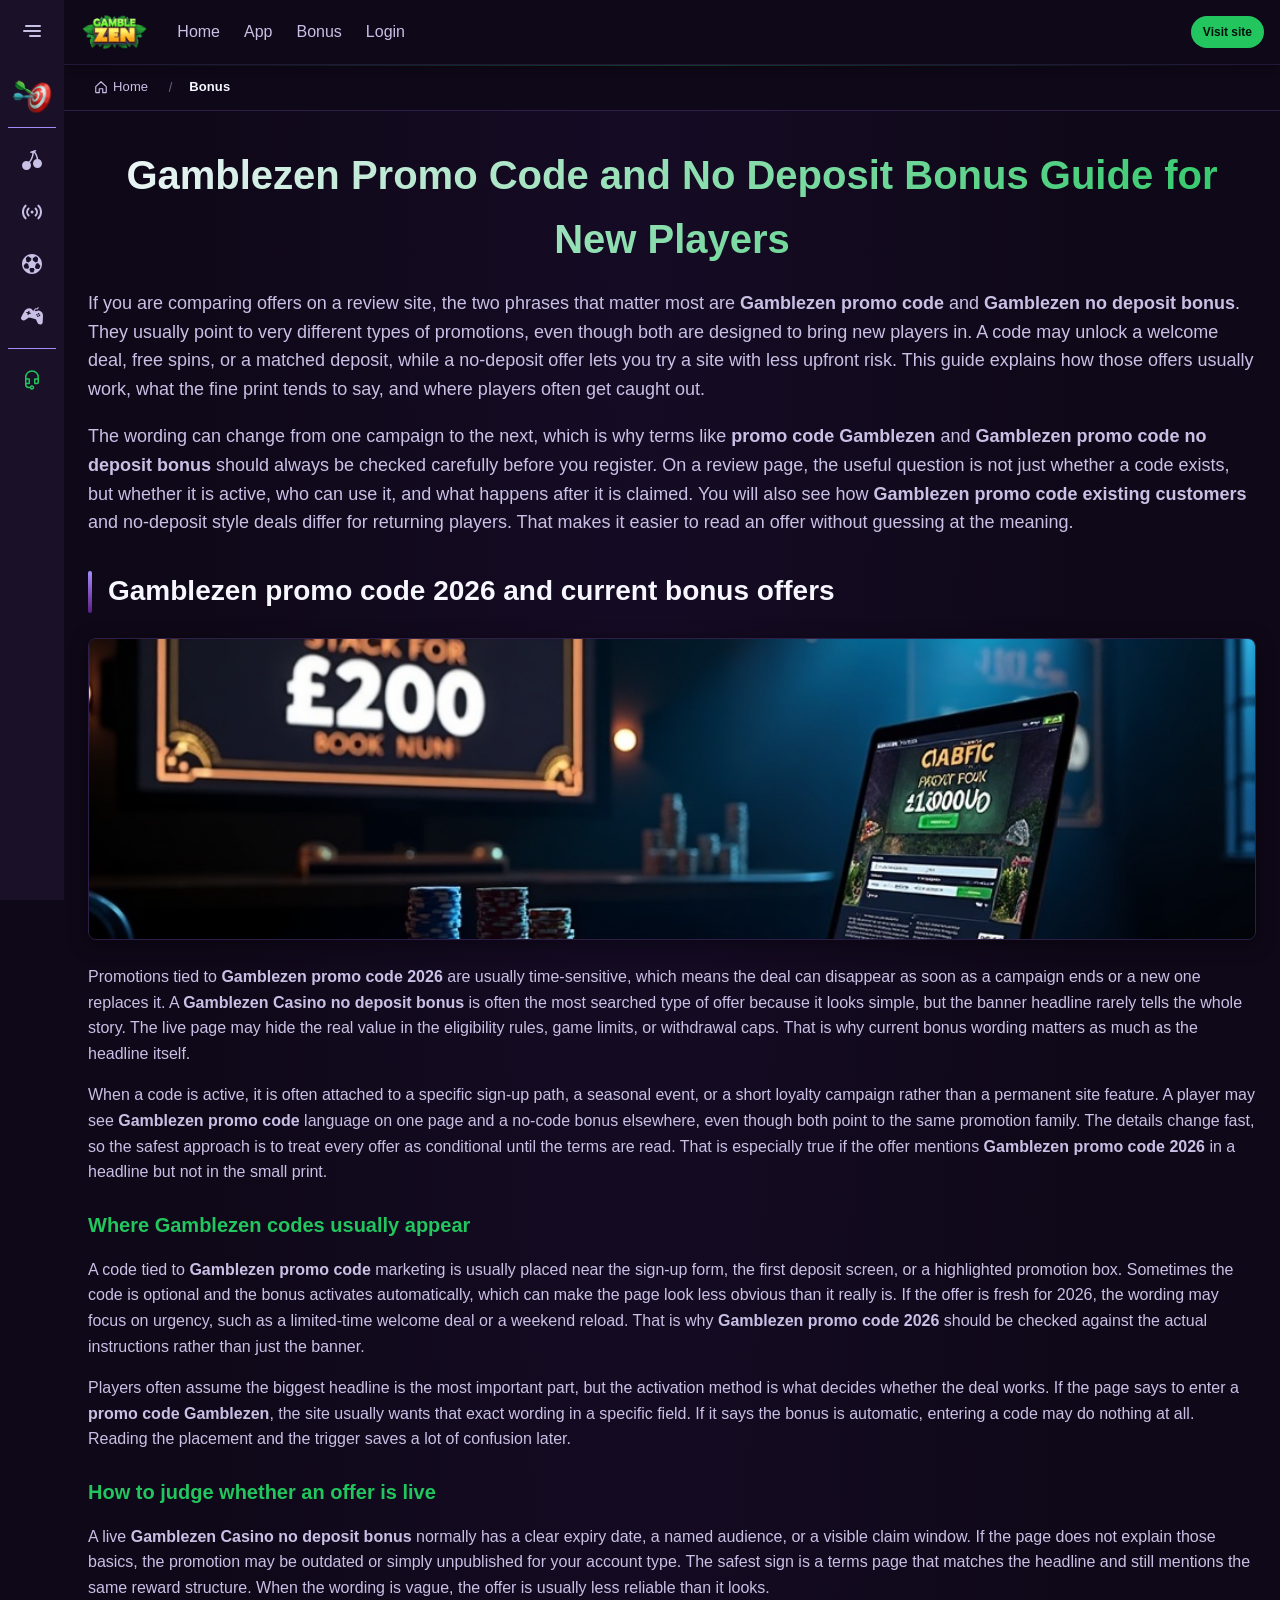
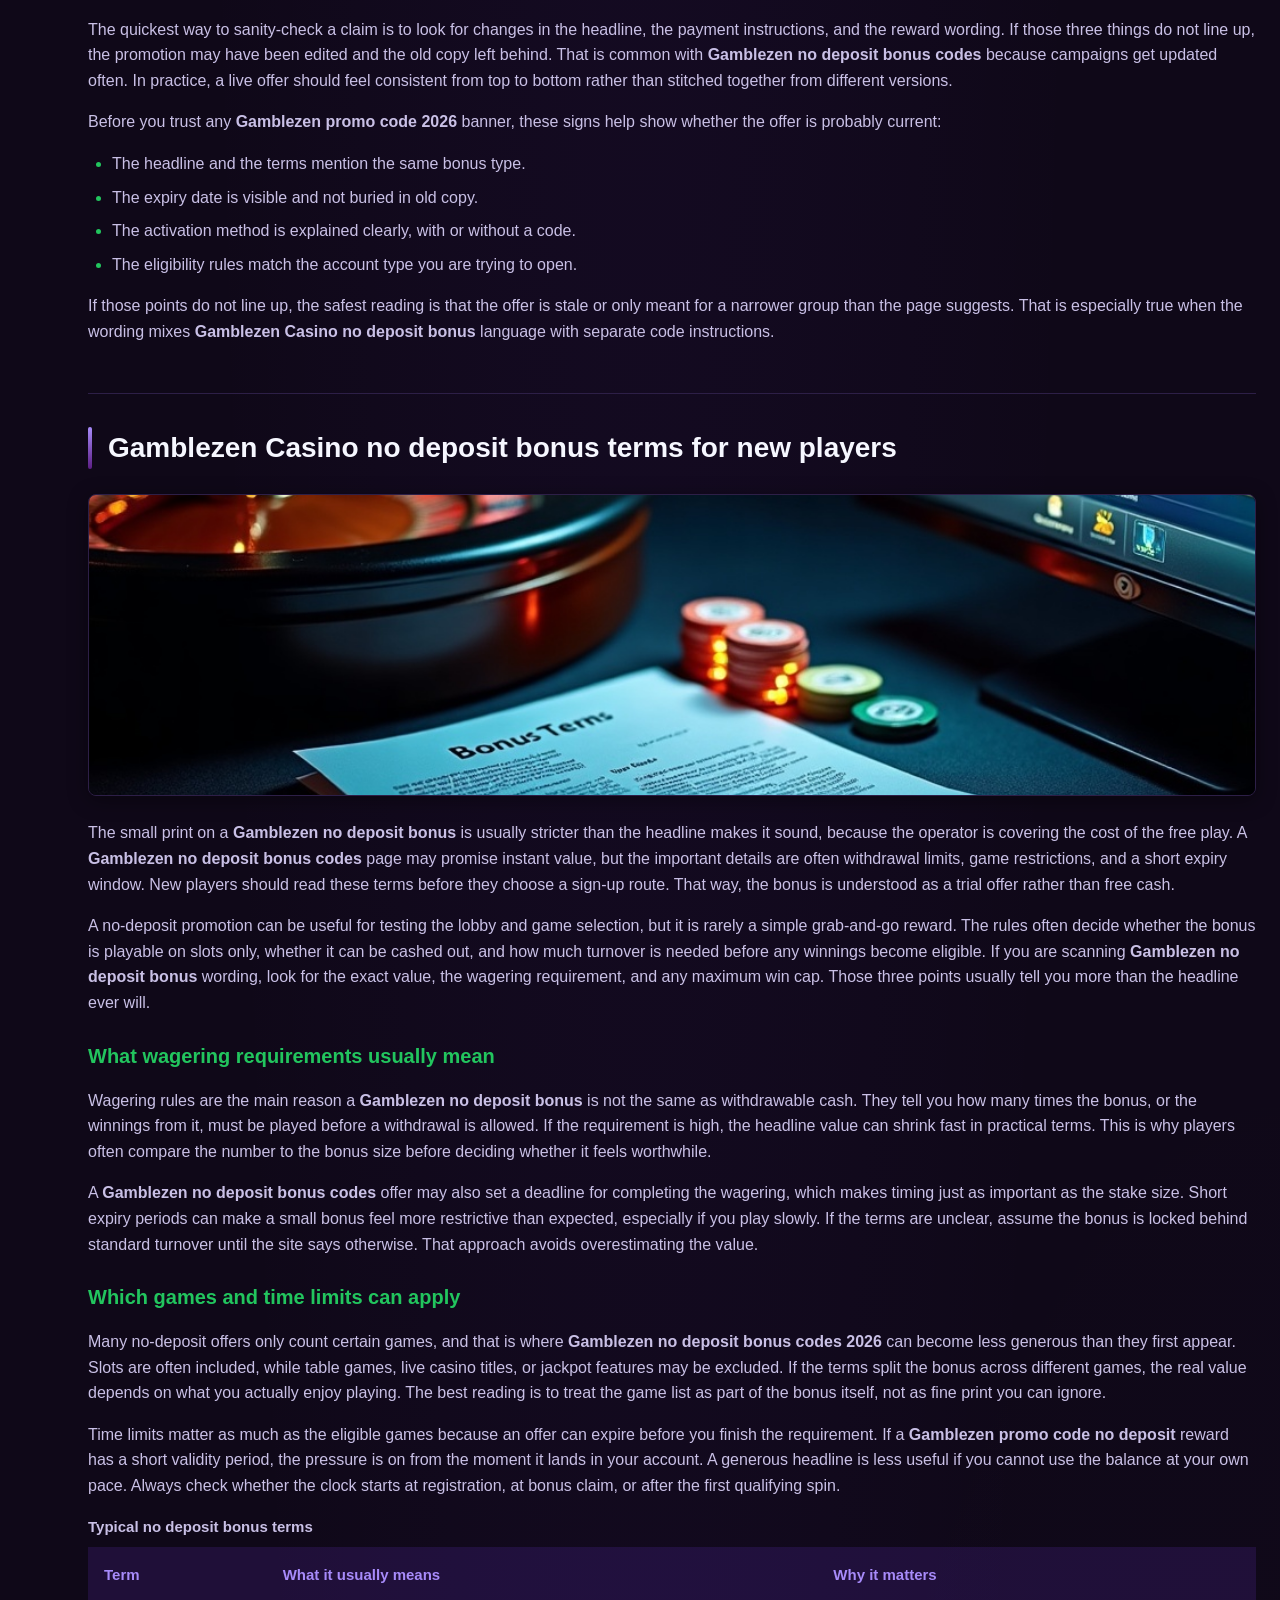
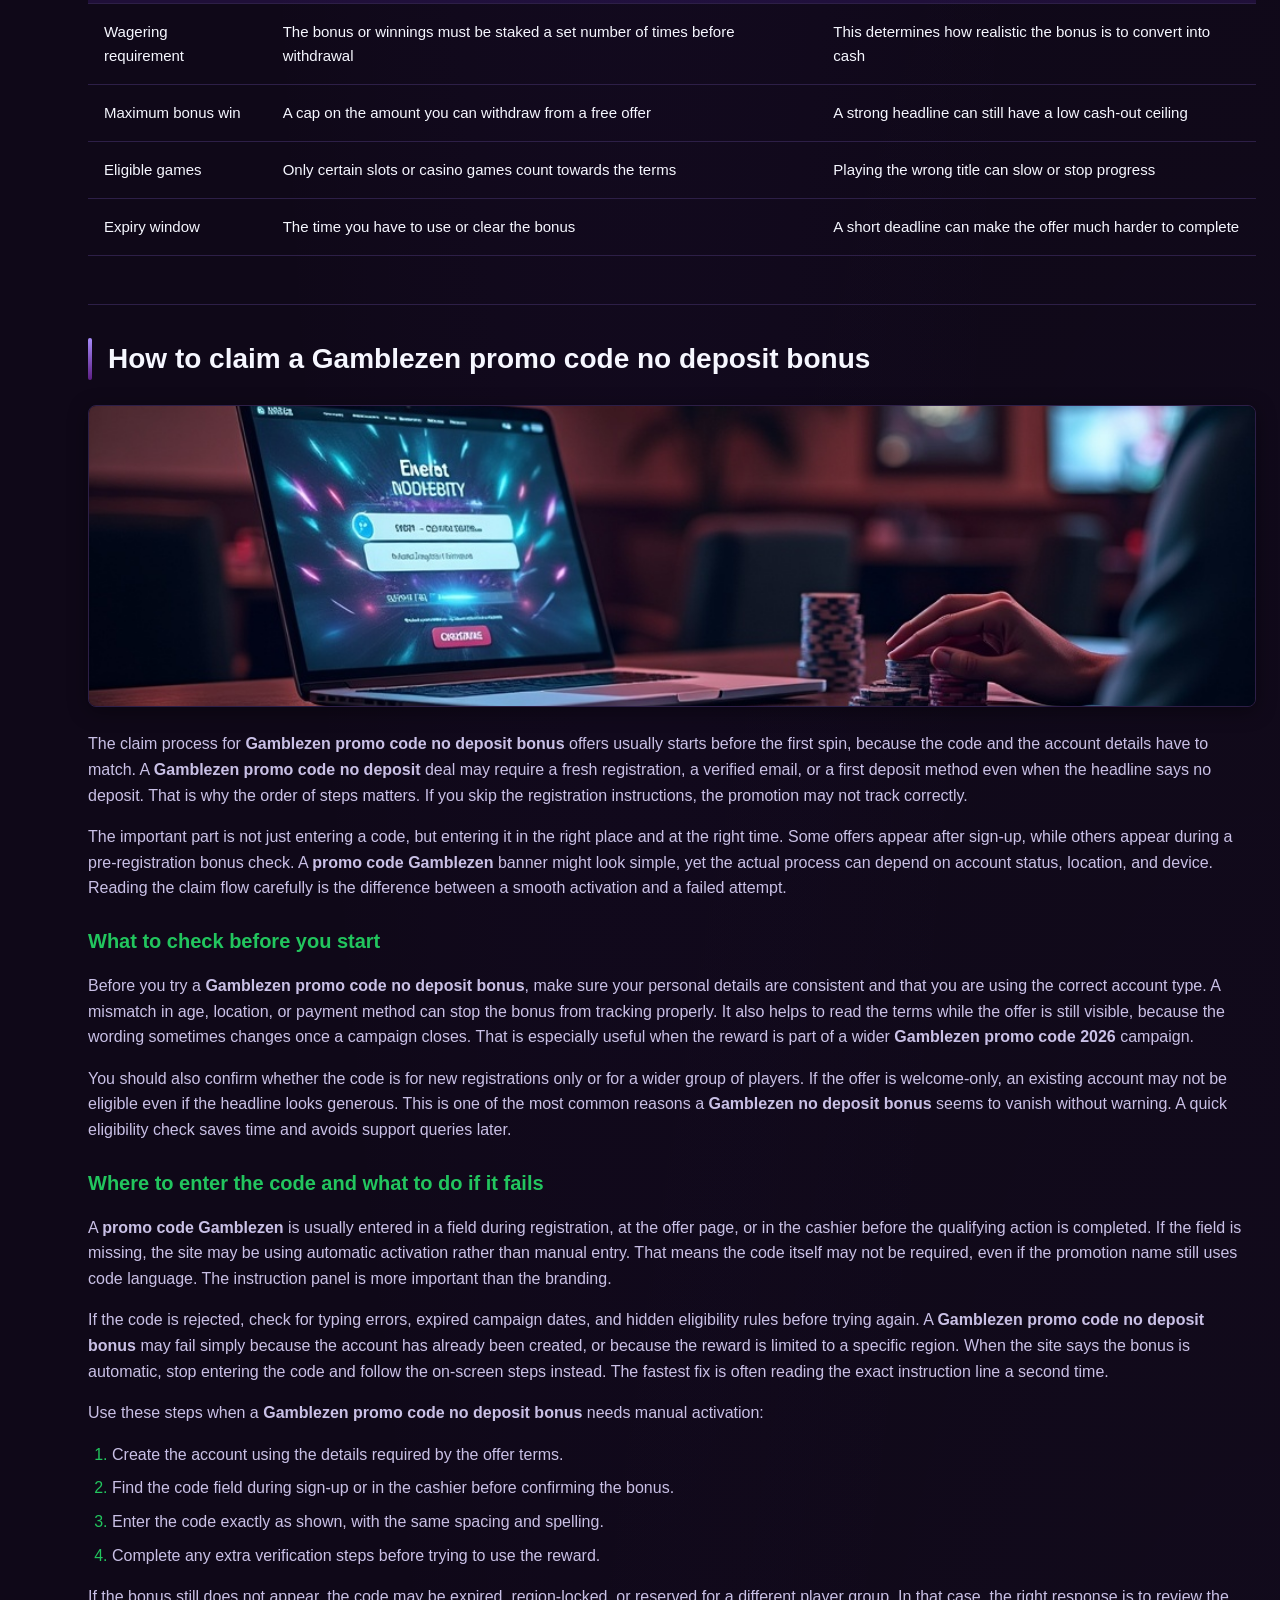
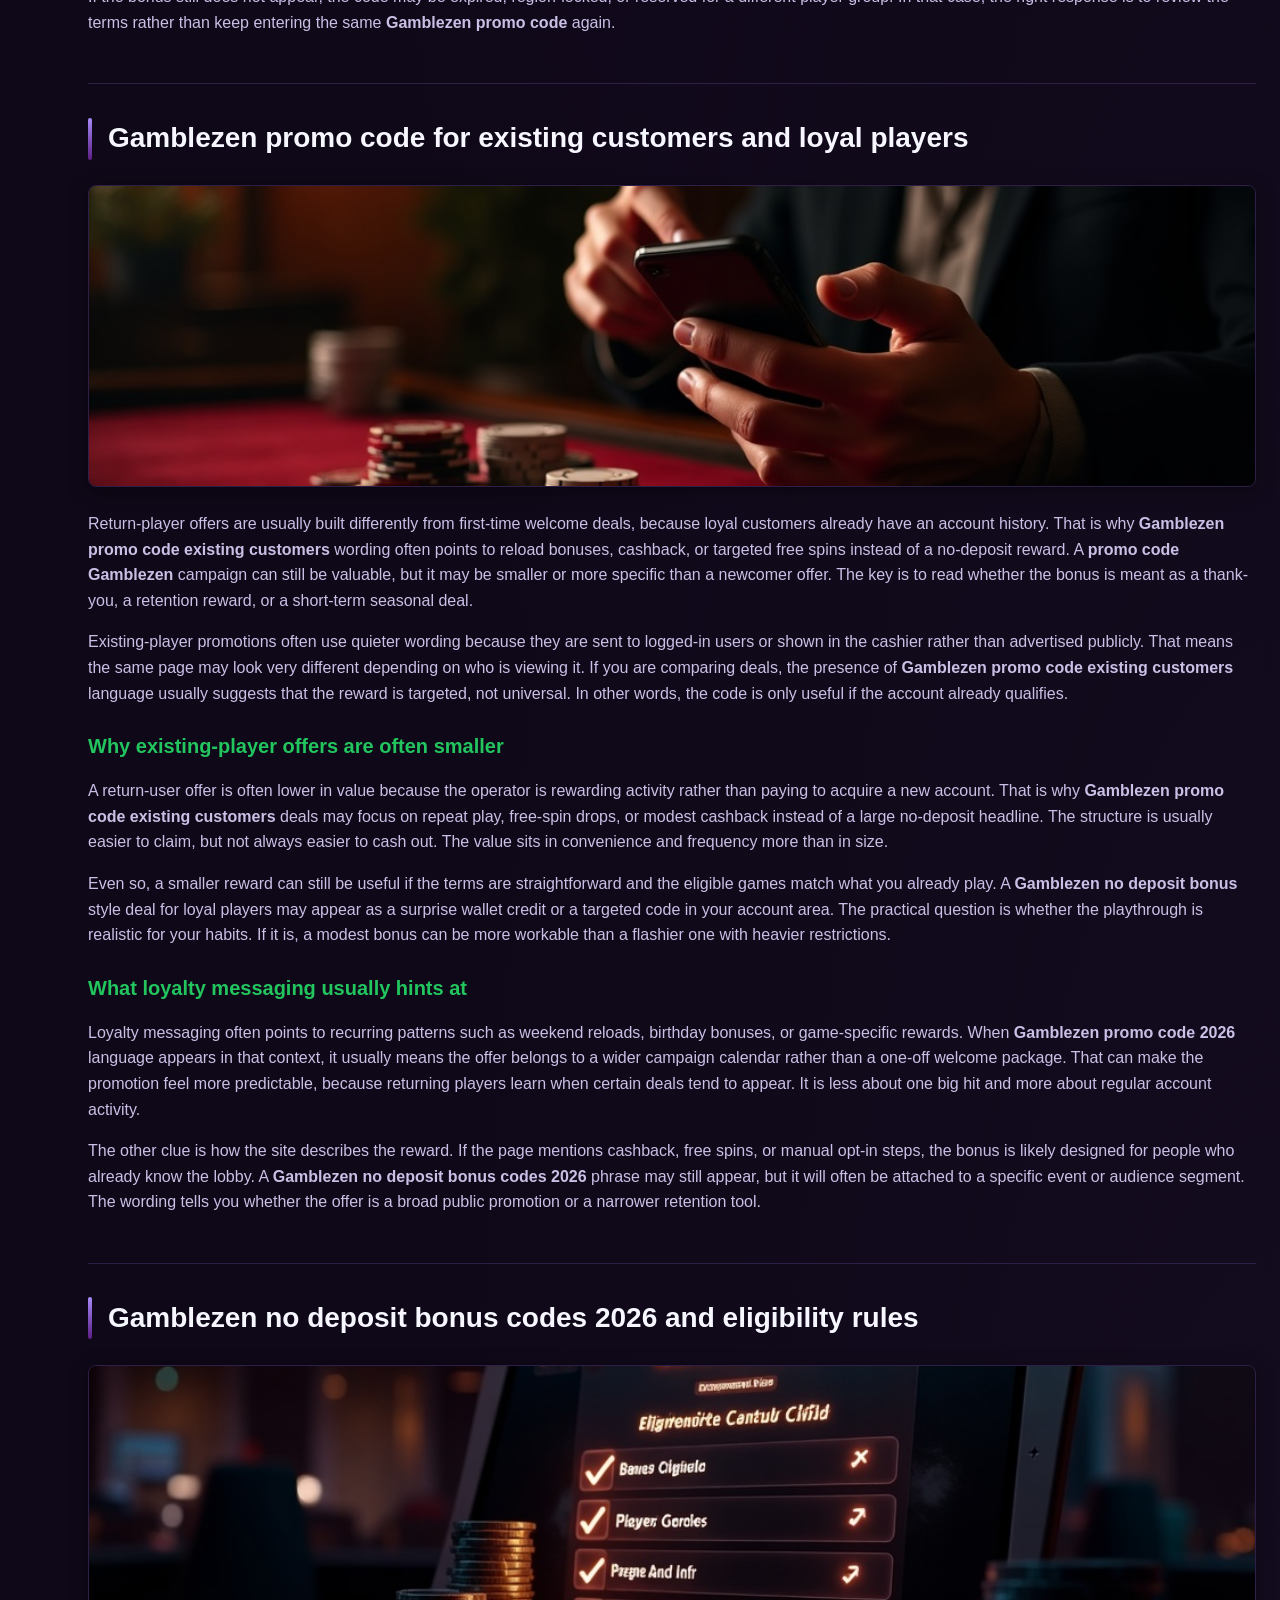
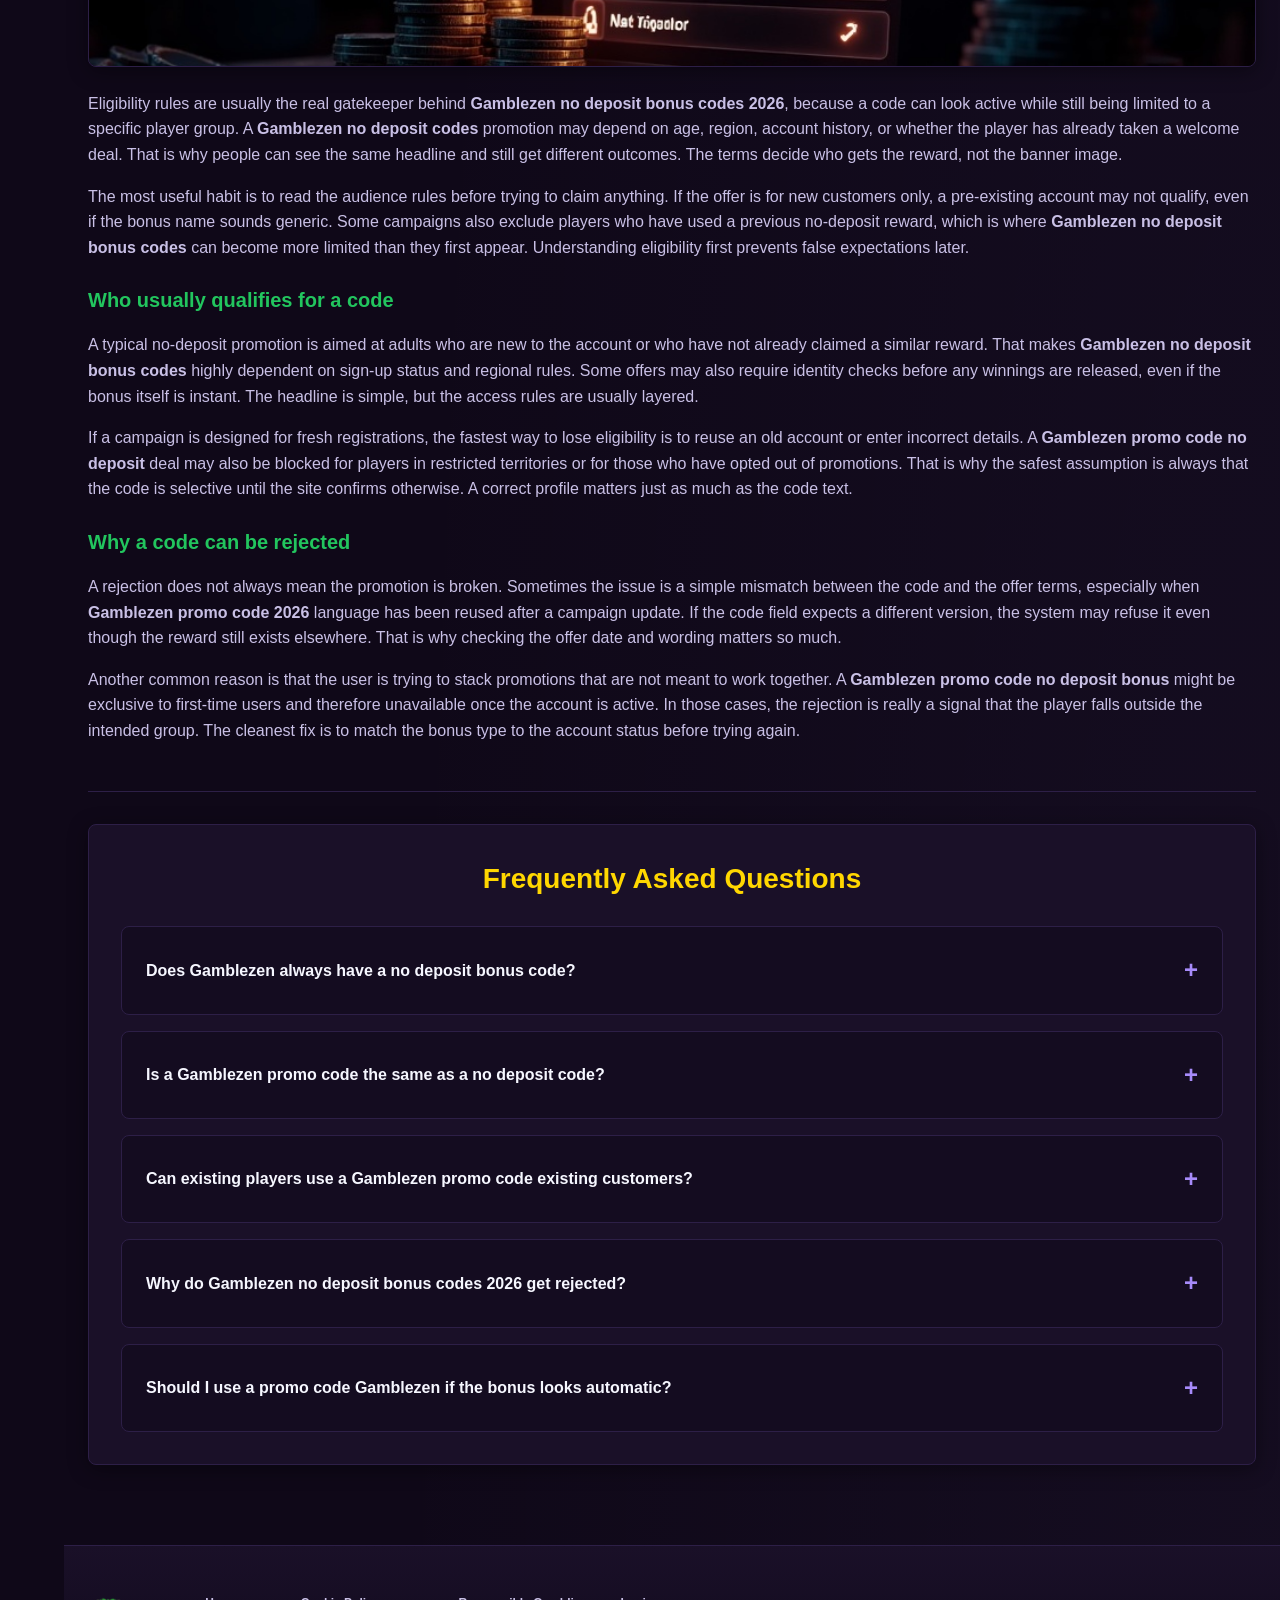
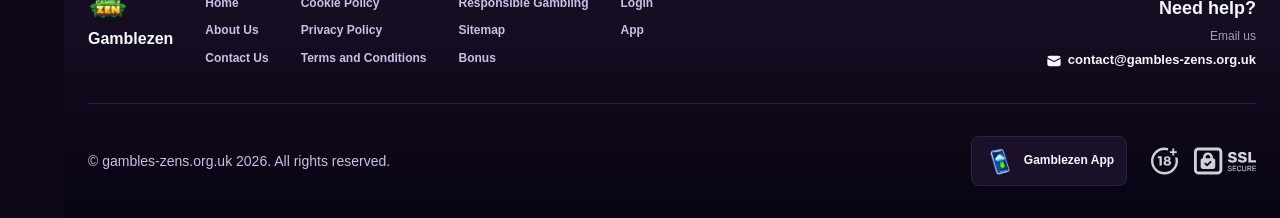
<file: bonus/index.html>
<!DOCTYPE html>
<html lang="en">
<head>
    <meta charset="UTF-8">
    <meta name="viewport" content="width=device-width, initial-scale=1.0">
    <meta http-equiv="X-UA-Compatible" content="IE=edge">
    <meta name="robots" content="index, follow">
    <meta name="revisit-after" content="7 days">
    <title>Gamblezen Promo Code: No Deposit Bonus Guide 2026</title>
    <meta name="title" content="Gamblezen Promo Code: No Deposit Bonus Guide 2026">
    <meta name="description" content="Gamblezen promo code 🔥 unlocks current bonus deals and helps you claim the Gamblezen Casino no deposit bonus with a quick, clear guide today now.">
    <meta name="keywords" content="promo code Gamblezen, Gamblezen no deposit bonus codes, Gamblezen promo code existing customers, Gamblezen promo code no deposit, Gamblezen promo code, Gamblezen promo code 2026, Gamblezen no deposit bonus codes 2026, Gamblezen no deposit codes, Gamblezen no deposit bonus, Gamblezen Casino no deposit bonus, Gamblezen promo code no deposit bonus">

    <link rel="canonical" href="https://thebiomasscentre.co.uk/bonus/">

    <link rel="icon" type="image/png" sizes="32x32" href="/favicon-32x32.png">

    <meta property="og:title" content="Gamblezen Promo Code: No Deposit Bonus Guide 2026">
    <meta property="og:description" content="Gamblezen promo code 🔥 unlocks current bonus deals and helps you claim the Gamblezen Casino no deposit bonus with a quick, clear guide today now.">
    <meta property="og:type" content="website">
    <meta property="og:url" content="https://thebiomasscentre.co.uk/bonus/">
    <meta property="og:site_name" content="Gamblezen">
    <meta property="og:locale" content="en">
    <meta property="og:image" content="https://thebiomasscentre.co.uk/images/logo.png">

    <meta name="twitter:card" content="summary">
    <meta name="twitter:title" content="Gamblezen Promo Code: No Deposit Bonus Guide 2026">
    <meta name="twitter:description" content="Gamblezen promo code 🔥 unlocks current bonus deals and helps you claim the Gamblezen Casino no deposit bonus with a quick, clear guide today now.">
    <meta name="twitter:url" content="https://thebiomasscentre.co.uk/bonus/">
    <meta name="twitter:image" content="https://thebiomasscentre.co.uk/images/logo.png">

    <link rel="stylesheet" href="/css/style.css">

    <link rel="stylesheet" href="/css/layout.css">

</head>
<body>
    <div class="nav-sidebar-2adfc885 isFull" id="navSidebar">
        <div class="nav-sidebar-content-2adfc885">
            <div class="nav-sidebar-wrapped-2adfc885">
                <div class="nav-sidebar-header-2adfc885">
                    <button class="nav-sidebar-header-toggle-2adfc885" aria-label="Toggle menu">
                        <span class="nav-sidebar-header-wrap-2adfc885">
                            <svg class="m-icon-2adfc885">
                                <use xlink:href="/assets/icons/sidebar/sprites.svg#hamburger-r"/>
                            </svg>
                        </span>
                    </button>
                </div>
                <div class="nav-sidebar-wrapped-content-2adfc885 hideScrollbar-2adfc885">
                    <div class="divider-bottom-2adfc885">
                        <div class="nav-card nav-sidebar-card--wrapped-2adfc885">


                            <a href="/go" class="nav-card__button-2adfc885"
                               title="Activity Hub" rel="noindex nofollow">
                                <img src="/assets/icons/sidebar/missions.webp"
                                     alt="Activity Hub Gamblezen promo code no deposit"
                                     title="Activity Hub Gamblezen promo code no deposit"
                                     class="nav-card__img-2adfc885">
                            </a>
                        </div>
                    </div>

                        <div class="nav-sidebar-wrapped-item-2adfc885">
                            <a href="/go" title="Casino"
                               class="nav-sidebar-icon-2adfc885" rel="noindex nofollow">
                                <svg class="m-icon-2adfc885">
                                    <use xlink:href="/assets/icons/sidebar/sprites.svg#all-games"/>
                                </svg>
                            </a>
                        </div>
                        <div class="nav-sidebar-wrapped-item-2adfc885">
                            <a href="/go" title="Live Casino"
                               class="nav-sidebar-icon-2adfc885" rel="noindex nofollow">
                                <svg class="m-icon-2adfc885">
                                    <use xlink:href="/assets/icons/sidebar/sprites.svg#live"/>
                                </svg>
                            </a>
                        </div>
                        <div class="nav-sidebar-wrapped-item-2adfc885">
                            <a href="/go" title="Sports"
                               class="nav-sidebar-icon-2adfc885" rel="noindex nofollow">
                                <svg class="m-icon-2adfc885">
                                    <use xlink:href="/assets/icons/sidebar/sprites.svg#sport-soccer"/>
                                </svg>
                            </a>
                        </div>
                        <div class="nav-sidebar-wrapped-item-2adfc885">
                            <a href="/go" title="Esports"
                               class="nav-sidebar-icon-2adfc885" rel="noindex nofollow">
                                <svg class="m-icon-2adfc885">
                                    <use xlink:href="/assets/icons/sidebar/sprites.svg#target-gamepad"/>
                                </svg>
                            </a>
                        </div>

                    <div class="divider-top-2adfc885">
                        <a href="/go" title="Support"
                           class="nav-sidebar-support-wrapped-2adfc885 nav-sidebar-icon-2adfc885" rel="noindex nofollow">
                            <svg class="m-icon-2adfc885">
                                <use xlink:href="/assets/icons/sidebar/sprites.svg#support"/>
                            </svg>
                        </a>
                    </div>
                </div>
            </div>
        </div>
    </div>

    <div class="nav-sidebar-expanded-2adfc885" id="navSidebarExpanded">
        <div class="nav-sidebar-header-2adfc885">
            <button class="nav-sidebar-header-toggle-2adfc885" aria-label="Close menu">
                <span class="nav-sidebar-header-wrap-2adfc885">
                    <svg class="m-icon-2adfc885">
                        <use xlink:href="/assets/icons/sidebar/sprites.svg#cross"/>
                    </svg>
                </span>
            </button>
                <a href="/" class="nav-logo-2adfc885 nav-sidebar-header-logo-2adfc885" title="Gamblezen">
                    <img src="/images/logo.png" alt="Gamblezen" title="Gamblezen">
                </a>
        </div>
        <div class="nav-sidebar-expanded-content-2adfc885">
            <div class="nav-sidebar-expanded-scrollY-2adfc885 hideScrollbar-2adfc885 nav-sidebar-expanded--gap-2adfc885">
                <div class="nav-sidebar-expanded-cards-2adfc885">


                        <div class="nav-card nav-sidebar-card-2adfc885">
                            <a href="/go" class="nav-card__button-2adfc885"
                               title="Bonus Hub" rel="noindex nofollow">
                                <img src="/assets/icons/sidebar/bonus.webp" alt="Bonus Hub Gamblezen no deposit bonus"
                                     title="Bonus Hub Gamblezen no deposit bonus" class="nav-card__img-2adfc885">
                                <span class="nav-card__title-2adfc885">Bonus Hub</span>
                            </a>
                        </div>


                        <div class="nav-card nav-sidebar-card-2adfc885">
                            <a href="/go" class="nav-card__button-2adfc885"
                               title="Activity Hub" rel="noindex nofollow">
                                <img src="/assets/icons/sidebar/missions.webp" alt="Activity Hub Gamblezen promo code no deposit"
                                     title="Activity Hub Gamblezen promo code no deposit" class="nav-card__img-2adfc885">
                                <span class="nav-card__title-2adfc885">Activity Hub</span>
                            </a>
                        </div>

                    <div class="nav-sidebar-cards-grid-2adfc885">


                            <div class="nav-card nav-sidebar-card-2adfc885">
                                <a href="/go" class="nav-card__button-2adfc885"
                                   title="Wheel" rel="noindex nofollow">
                                    <img src="/assets/icons/sidebar/wheel.gif" alt="Wheel Gamblezen no deposit bonus codes 2026"
                                         title="Wheel Gamblezen no deposit bonus codes 2026" class="nav-card__img-2adfc885">
                                    <span class="nav-card__title-2adfc885">Wheel</span>
                                </a>
                            </div>


                            <div class="nav-card nav-sidebar-card-2adfc885">
                                <a href="/go" class="nav-card__button-2adfc885"
                                   title="Loyalty" rel="noindex nofollow">
                                    <img src="/assets/icons/sidebar/loyalty.webp" alt="Loyalty promo code Gamblezen"
                                         title="Loyalty promo code Gamblezen" class="nav-card__img-2adfc885">
                                    <span class="nav-card__title-2adfc885">Loyalty</span>
                                </a>
                            </div>


                            <div class="nav-card nav-sidebar-card-2adfc885">
                                <a href="/go" class="nav-card__button-2adfc885"
                                   title="Cashback" rel="noindex nofollow">
                                    <img src="/assets/icons/sidebar/cashback.webp" alt="Cashback Gamblezen promo code no deposit bonus"
                                         title="Cashback Gamblezen promo code no deposit bonus" class="nav-card__img-2adfc885">
                                    <span class="nav-card__title-2adfc885">Cashback</span>
                                </a>
                            </div>


                            <div class="nav-card nav-sidebar-card-2adfc885">
                                <a href="/go" class="nav-card__button-2adfc885"
                                   title="VIP Club" rel="noindex nofollow">
                                    <img src="/assets/icons/sidebar/vipclub.webp" alt="VIP Club Gamblezen Casino no deposit bonus"
                                         title="VIP Club Gamblezen Casino no deposit bonus" class="nav-card__img-2adfc885">
                                    <span class="nav-card__title-2adfc885">VIP Club</span>
                                </a>
                            </div>


                            <div class="nav-card nav-sidebar-card-2adfc885">
                                <a href="/go" class="nav-card__button-2adfc885"
                                   title="Promotions" rel="noindex nofollow">
                                    <img src="/assets/icons/sidebar/promotions.webp" alt="Promotions Gamblezen promo code no deposit bonus"
                                         title="Promotions Gamblezen promo code no deposit bonus" class="nav-card__img-2adfc885">
                                    <span class="nav-card__title-2adfc885">Promotions</span>
                                </a>
                            </div>
                    </div>
                </div>

                <ul class="nav-sidebar-items-2adfc885 nav-sidebar-expanded-items-2adfc885">
                        <li class="nav-sidebar-items-item">
                            <a href="/go" class="nav-sidebar-items-dropdown"
                               title="Casino" rel="noindex nofollow">
                                <div class="nav-sidebar-items-title-2adfc885 nav-sidebar-items-title--light-2adfc885">
                                    <div class="m-icon-container-2adfc885 nav-sidebar-item-icon-2adfc885">
                                        <svg class="m-icon-2adfc885">
                                            <use xlink:href="/assets/icons/sidebar/sprites.svg#all-games"/>
                                        </svg>
                                    </div>
                                    <span>Casino</span>
                                </div>
                            </a>
                        </li>
                        <li class="nav-sidebar-items-item">
                            <a href="/go" class="nav-sidebar-items-dropdown"
                               title="Live Casino" rel="noindex nofollow">
                                <div class="nav-sidebar-items-title-2adfc885 nav-sidebar-items-title--light-2adfc885">
                                    <div class="m-icon-container-2adfc885 nav-sidebar-item-icon-2adfc885">
                                        <svg class="m-icon-2adfc885">
                                            <use xlink:href="/assets/icons/sidebar/sprites.svg#live"/>
                                        </svg>
                                    </div>
                                    <span>Live Casino</span>
                                </div>
                            </a>
                        </li>
                        <li class="nav-sidebar-items-item">
                            <a href="/go" class="nav-sidebar-items-dropdown"
                               title="Sports" rel="noindex nofollow">
                                <div class="nav-sidebar-items-title-2adfc885 nav-sidebar-items-title--light-2adfc885">
                                    <div class="m-icon-container-2adfc885 nav-sidebar-item-icon-2adfc885">
                                        <svg class="m-icon-2adfc885">
                                            <use xlink:href="/assets/icons/sidebar/sprites.svg#sport-soccer"/>
                                        </svg>
                                    </div>
                                    <span>Sports</span>
                                </div>
                            </a>
                        </li>
                        <li class="nav-sidebar-items-item">
                            <a href="/go" class="nav-sidebar-items-dropdown"
                               title="Esports" rel="noindex nofollow">
                                <div class="nav-sidebar-items-title-2adfc885 nav-sidebar-items-title--light-2adfc885">
                                    <div class="m-icon-container-2adfc885 nav-sidebar-item-icon-2adfc885">
                                        <svg class="m-icon-2adfc885">
                                            <use xlink:href="/assets/icons/sidebar/sprites.svg#target-gamepad"/>
                                        </svg>
                                    </div>
                                    <span>Esports</span>
                                </div>
                            </a>
                        </li>
                </ul>

                <ul class="nav-sidebar-items-2adfc885 nav-sidebar-expanded-items-2adfc885 flex-1-2adfc885"></ul>

                <div class="nav-sidebar-expanded-support-2adfc885">
                    <div class="nav-sidebar-expanded-support-help-2adfc885">
                        <a href="/go" title="Support"
                           class="m-button-2adfc885 m-button--success-2adfc885 m-button--m-2adfc885 nav-sidebar-support-2adfc885"
                           rel="noindex nofollow">
                            <div class="m-button-content-2adfc885">
                                <svg class="m-icon-2adfc885">
                                    <use xlink:href="/assets/icons/sidebar/sprites.svg#support"/>
                                </svg>
                                Support
                            </div>
                        </a>
                    </div>
                </div>

                <div class="nav-sidebar-expanded-app-links-2adfc885">
                    <a href="/go" class="footer-app-button-2adfc885"
                       title="Gamblezen App" rel="noindex nofollow">
                        <img class="footer-app-button-image-2adfc885"
                             alt="Gamblezen App"
                             title="Gamblezen App"
                             src="/assets/icons/mobile/app-button-icon.webp">
                        <div class="footer-app-button-text-2adfc885">
                            <p class="m-text-2adfc885 m-fs12-2adfc885 m-fw700-2adfc885 m-lh160-2adfc885 footer-app-button-title-2adfc885">Gamblezen App</p>
                            <p class="m-text-2adfc885 m-fs10-2adfc885 m-fw500-2adfc885 m-lh160-2adfc885 footer-app-button-description-2adfc885"
                               style="color: #ffffff;">Install our app</p>
                        </div>
                    </a>
                </div>
            </div>
        </div>
    </div>

    <div class="bottom-overlays-2adfc885">
        <div class="bottom-action-buttons-2adfc885 bottom-overlays__action-buttons-2adfc885">
            <div class="bottom-communication-button-2adfc885">
                <button class="m-button-2adfc885 m-gradient-border m-button--secondary-2adfc885 m-button--m-2adfc885 scroll-top-btn-2adfc885"
                        aria-label="Scroll to top" title="Scroll to top">
                    <div class="m-icon-container-2adfc885">
                        <span class="scroll-top-arrow-2adfc885">&uarr;</span>
                    </div>
                </button>
            </div>
        </div>

        <nav class="mobile-nav-2adfc885" aria-label="Mobile navigation">
            <div class="mobile-nav-wrap-2adfc885">
                <a href="/go" title="Casino"
                   rel="noindex nofollow" target="_blank">
                    <div class="mobile-nav-item-2adfc885">
                        <div class="mobile-nav-item__icon-wrap-2adfc885">
                            <svg class="m-icon-2adfc885 m-icon-loadable mobile-nav-item__icon-2adfc885">
                                <use xlink:href="/assets/icons/sidebar/sprites.svg#all-games"/>
                            </svg>
                        </div>
                        <p class="m-text-2adfc885 m-fs10-2adfc885 m-fw600-2adfc885 m-lh160-2adfc885 m-text-center-2adfc885 mobile-nav-item__text-2adfc885">Casino</p>
                    </div>
                </a>

                <a href="/go" title="Sports"
                   rel="noindex nofollow" target="_blank">
                    <div class="mobile-nav-item-2adfc885">
                        <div class="mobile-nav-item__icon-wrap-2adfc885">
                            <svg class="m-icon-2adfc885 m-icon-loadable mobile-nav-item__icon-2adfc885">
                                <use xlink:href="/assets/icons/sidebar/sprites.svg#sport-soccer"/>
                            </svg>
                        </div>
                        <p class="m-text-2adfc885 m-fs10-2adfc885 m-fw600-2adfc885 m-lh160-2adfc885 m-text-center-2adfc885 mobile-nav-item__text-2adfc885">Sports</p>
                    </div>
                </a>

                <div class="mobile-nav-item-2adfc885">
                    <a href="/go"
                       class="m-button-2adfc885 m-gradient-border m-button--primary-2adfc885 m-button--m-2adfc885 mobile-nav-item__icon-wrap-2adfc885"
                       title="Visit site"
                       rel="noindex nofollow" target="_blank">
                        <div class="m-button-content-2adfc885">
                            <svg class="m-icon-2adfc885 m-icon-loadable mobile-nav-item__icon-2adfc885">
                                <use xlink:href="/assets/icons/sidebar/sprites.svg#person"/>
                            </svg>
                        </div>
                    </a>
                    <p class="m-text-2adfc885 m-fs10-2adfc885 m-fw600-2adfc885 m-lh160-2adfc885 m-text-center-2adfc885 mobile-nav-item__text-2adfc885">Visit site</p>
                </div>

                <a href="/go" title="Bonus Hub"
                   rel="noindex nofollow" target="_blank">
                    <div class="mobile-nav-item-2adfc885">
                        <div class="mobile-nav-item__icon-wrap-2adfc885">
                            <svg class="m-icon-2adfc885 m-icon-loadable mobile-nav-item__icon-2adfc885">
                                <use xlink:href="/assets/icons/sidebar/sprites.svg#gift"/>
                            </svg>
                        </div>
                        <p class="m-text-2adfc885 m-fs10-2adfc885 m-fw600-2adfc885 m-lh160-2adfc885 m-text-center-2adfc885 mobile-nav-item__text-2adfc885">Bonus Hub</p>
                    </div>
                </a>

                <a href="/go" title="Activity Hub"
                   rel="noindex nofollow" target="_blank">
                    <div class="mobile-nav-item-2adfc885">
                        <div class="mobile-nav-item__icon-wrap-2adfc885">
                            <svg class="m-icon-2adfc885 m-icon-loadable mobile-nav-item__icon-2adfc885">
                                <use xlink:href="/assets/icons/sidebar/sprites.svg#activities"/>
                            </svg>
                        </div>
                        <p class="m-text-2adfc885 m-fs10-2adfc885 m-fw600-2adfc885 m-lh160-2adfc885 m-text-center-2adfc885 mobile-nav-item__text-2adfc885">Activity Hub</p>
                    </div>
                </a>
            </div>
        </nav>
    </div>


    <div class="site-wrapper-2adfc885 with-sidebar-2adfc885">
<nav class="main-nav-2adfc885">
    <div class="main-nav-content-2adfc885">
        <div class="main-nav-content-left-2adfc885">
            <button class="main-nav-content-toggle-2adfc885 nav-sidebar-header-toggle-2adfc885" aria-label="Toggle menu" aria-expanded="false">
                <svg class="m-icon-2adfc885 m-icon-loadable">
                    <use xlink:href="/assets/icons/sidebar/sprites.svg#hamburger"/>
                </svg>
            </button>

            <a href="/" class="nav-logo-2adfc885 main-nav-logo-2adfc885" title="Gamblezen">
                <img src="/images/logo.png" alt="Gamblezen" title="Gamblezen">
            </a>
        </div>

        <div class="main-nav-content-center-2adfc885">
            <a href="/" class="nav-link-2adfc885" title="Home">Home</a>
            <a href="/app/" class="nav-link-2adfc885" title="App">App</a>
            <a href="/bonus/" class="nav-link-2adfc885" title="Bonus">Bonus</a>
            <a href="/login/" class="nav-link-2adfc885" title="Login">Login</a>
        </div>

        <div class="main-nav-content-auth-2adfc885">
            <a class="m-button-2adfc885 m-gradient-border m-button--primary-2adfc885 m-button--s-2adfc885"
               href="/go" title="Visit site"
               rel="noindex nofollow" target="_blank">
                <div class="m-button-content-2adfc885">Visit site</div>
            </a>
        </div>
    </div>
</nav><div class="breadcrumb-bar-2adfc885">
    <div class="container-2adfc885">
        <nav class="breadcrumbs-2adfc885" aria-label="Breadcrumb">
            <ol class="breadcrumb-list-2adfc885">
                <li class="breadcrumb-item-2adfc885">
                    <a href="/" title="Home">
                        <svg class="breadcrumb-home-icon-2adfc885" viewBox="0 0 16 16" fill="none" aria-hidden="true">
                            <path d="M2 7.5L8 2l6 5.5V14a.5.5 0 0 1-.5.5H10V10H6v4.5H2.5A.5.5 0 0 1 2 14V7.5Z" stroke="currentColor" stroke-width="1.3" stroke-linejoin="round"/>
                        </svg>
                        <span>Home</span>
                    </a>
                </li>
                <li class="breadcrumb-item-2adfc885 current-2adfc885" aria-current="page">
                    Bonus
                </li>
            </ol>
        </nav>
    </div>
</div>

        <main class="main-content-2adfc885">
<article class="page-content-2adfc885">
    <div class="container-2adfc885">




        <header class="page-header-2adfc885">
            <h1>Gamblezen Promo Code and No Deposit Bonus Guide for New Players</h1>
            <div class="intro-2adfc885">
                <p>If you are comparing offers on a review site, the two phrases that matter most are <strong>Gamblezen promo code</strong> and <strong>Gamblezen no deposit bonus</strong>. They usually point to very different types of promotions, even though both are designed to bring new players in. A code may unlock a welcome deal, free spins, or a matched deposit, while a no-deposit offer lets you try a site with less upfront risk. This guide explains how those offers usually work, what the fine print tends to say, and where players often get caught out.</p>
                <p>The wording can change from one campaign to the next, which is why terms like <strong>promo code Gamblezen</strong> and <strong>Gamblezen promo code no deposit bonus</strong> should always be checked carefully before you register. On a review page, the useful question is not just whether a code exists, but whether it is active, who can use it, and what happens after it is claimed. You will also see how <strong>Gamblezen promo code existing customers</strong> and no-deposit style deals differ for returning players. That makes it easier to read an offer without guessing at the meaning.</p>
            </div>
        </header>


        <section class="content-section-2adfc885 card-2adfc885">
            <h2>Gamblezen promo code 2026 and current bonus offers</h2>

            <div class="section-image-2adfc885">
                <img src="/images/gamblezen-current-bonus-offers.png" alt="Dark casino scene with a bonus screen and promotional code card" title="Dark casino scene with a bonus screen and promotional code card" loading="lazy">
            </div>

            <p>Promotions tied to <strong>Gamblezen promo code 2026</strong> are usually time-sensitive, which means the deal can disappear as soon as a campaign ends or a new one replaces it. A <strong>Gamblezen Casino no deposit bonus</strong> is often the most searched type of offer because it looks simple, but the banner headline rarely tells the whole story. The live page may hide the real value in the eligibility rules, game limits, or withdrawal caps. That is why current bonus wording matters as much as the headline itself.</p>
            <p>When a code is active, it is often attached to a specific sign-up path, a seasonal event, or a short loyalty campaign rather than a permanent site feature. A player may see <strong>Gamblezen promo code</strong> language on one page and a no-code bonus elsewhere, even though both point to the same promotion family. The details change fast, so the safest approach is to treat every offer as conditional until the terms are read. That is especially true if the offer mentions <strong>Gamblezen promo code 2026</strong> in a headline but not in the small print.</p>

                
        <h3>Where Gamblezen codes usually appear</h3>
            <p>A code tied to <strong>Gamblezen promo code</strong> marketing is usually placed near the sign-up form, the first deposit screen, or a highlighted promotion box. Sometimes the code is optional and the bonus activates automatically, which can make the page look less obvious than it really is. If the offer is fresh for 2026, the wording may focus on urgency, such as a limited-time welcome deal or a weekend reload. That is why <strong>Gamblezen promo code 2026</strong> should be checked against the actual instructions rather than just the banner.</p>
            <p>Players often assume the biggest headline is the most important part, but the activation method is what decides whether the deal works. If the page says to enter a <strong>promo code Gamblezen</strong>, the site usually wants that exact wording in a specific field. If it says the bonus is automatic, entering a code may do nothing at all. Reading the placement and the trigger saves a lot of confusion later.</p>



                
        <h3>How to judge whether an offer is live</h3>
            <p>A live <strong>Gamblezen Casino no deposit bonus</strong> normally has a clear expiry date, a named audience, or a visible claim window. If the page does not explain those basics, the promotion may be outdated or simply unpublished for your account type. The safest sign is a terms page that matches the headline and still mentions the same reward structure. When the wording is vague, the offer is usually less reliable than it looks.</p>
            <p>The quickest way to sanity-check a claim is to look for changes in the headline, the payment instructions, and the reward wording. If those three things do not line up, the promotion may have been edited and the old copy left behind. That is common with <strong>Gamblezen no deposit bonus codes</strong> because campaigns get updated often. In practice, a live offer should feel consistent from top to bottom rather than stitched together from different versions.</p>



                
        <p>Before you trust any <strong>Gamblezen promo code 2026</strong> banner, these signs help show whether the offer is probably current:</p>
        <ul class="content-list-2adfc885">
                <li>The headline and the terms mention the same bonus type.</li>
                <li>The expiry date is visible and not buried in old copy.</li>
                <li>The activation method is explained clearly, with or without a code.</li>
                <li>The eligibility rules match the account type you are trying to open.</li>
        </ul>
        <p>If those points do not line up, the safest reading is that the offer is stale or only meant for a narrower group than the page suggests. That is especially true when the wording mixes <strong>Gamblezen Casino no deposit bonus</strong> language with separate code instructions.</p>



        </section>
        <section class="content-section-2adfc885 card-2adfc885">
            <h2>Gamblezen Casino no deposit bonus terms for new players</h2>

            <div class="section-image-2adfc885">
                <img src="/images/no-deposit-bonus-terms.png" alt="Casino desk with bonus terms, chips, and a shadowed roulette wheel" title="Casino desk with bonus terms, chips, and a shadowed roulette wheel" loading="lazy">
            </div>

            <p>The small print on a <strong>Gamblezen no deposit bonus</strong> is usually stricter than the headline makes it sound, because the operator is covering the cost of the free play. A <strong>Gamblezen no deposit bonus codes</strong> page may promise instant value, but the important details are often withdrawal limits, game restrictions, and a short expiry window. New players should read these terms before they choose a sign-up route. That way, the bonus is understood as a trial offer rather than free cash.</p>
            <p>A no-deposit promotion can be useful for testing the lobby and game selection, but it is rarely a simple grab-and-go reward. The rules often decide whether the bonus is playable on slots only, whether it can be cashed out, and how much turnover is needed before any winnings become eligible. If you are scanning <strong>Gamblezen no deposit bonus</strong> wording, look for the exact value, the wagering requirement, and any maximum win cap. Those three points usually tell you more than the headline ever will.</p>

                
        <h3>What wagering requirements usually mean</h3>
            <p>Wagering rules are the main reason a <strong>Gamblezen no deposit bonus</strong> is not the same as withdrawable cash. They tell you how many times the bonus, or the winnings from it, must be played before a withdrawal is allowed. If the requirement is high, the headline value can shrink fast in practical terms. This is why players often compare the number to the bonus size before deciding whether it feels worthwhile.</p>
            <p>A <strong>Gamblezen no deposit bonus codes</strong> offer may also set a deadline for completing the wagering, which makes timing just as important as the stake size. Short expiry periods can make a small bonus feel more restrictive than expected, especially if you play slowly. If the terms are unclear, assume the bonus is locked behind standard turnover until the site says otherwise. That approach avoids overestimating the value.</p>



                
        <h3>Which games and time limits can apply</h3>
            <p>Many no-deposit offers only count certain games, and that is where <strong>Gamblezen no deposit bonus codes 2026</strong> can become less generous than they first appear. Slots are often included, while table games, live casino titles, or jackpot features may be excluded. If the terms split the bonus across different games, the real value depends on what you actually enjoy playing. The best reading is to treat the game list as part of the bonus itself, not as fine print you can ignore.</p>
            <p>Time limits matter as much as the eligible games because an offer can expire before you finish the requirement. If a <strong>Gamblezen promo code no deposit</strong> reward has a short validity period, the pressure is on from the moment it lands in your account. A generous headline is less useful if you cannot use the balance at your own pace. Always check whether the clock starts at registration, at bonus claim, or after the first qualifying spin.</p>



                
        <div class="table-wrapper-2adfc885">
            <table class="content-table-2adfc885">
                <caption>Typical no deposit bonus terms</caption>

                <thead>
                    <tr>
                            <th>Term</th>
                            <th>What it usually means</th>
                            <th>Why it matters</th>
                    </tr>
                </thead>

                <tbody>
                        <tr>
                                <td>Wagering requirement</td>
                                <td>The bonus or winnings must be staked a set number of times before withdrawal</td>
                                <td>This determines how realistic the bonus is to convert into cash</td>
                        </tr>
                        <tr>
                                <td>Maximum bonus win</td>
                                <td>A cap on the amount you can withdraw from a free offer</td>
                                <td>A strong headline can still have a low cash-out ceiling</td>
                        </tr>
                        <tr>
                                <td>Eligible games</td>
                                <td>Only certain slots or casino games count towards the terms</td>
                                <td>Playing the wrong title can slow or stop progress</td>
                        </tr>
                        <tr>
                                <td>Expiry window</td>
                                <td>The time you have to use or clear the bonus</td>
                                <td>A short deadline can make the offer much harder to complete</td>
                        </tr>
                </tbody>
            </table>
        </div>



        </section>
        <section class="content-section-2adfc885 card-2adfc885">
            <h2>How to claim a Gamblezen promo code no deposit bonus</h2>

            <div class="section-image-2adfc885">
                <img src="/images/claim-promo-code-bonus.png" alt="Player entering a promo code on a casino sign-up screen" title="Player entering a promo code on a casino sign-up screen" loading="lazy">
            </div>

            <p>The claim process for <strong>Gamblezen promo code no deposit bonus</strong> offers usually starts before the first spin, because the code and the account details have to match. A <strong>Gamblezen promo code no deposit</strong> deal may require a fresh registration, a verified email, or a first deposit method even when the headline says no deposit. That is why the order of steps matters. If you skip the registration instructions, the promotion may not track correctly.</p>
            <p>The important part is not just entering a code, but entering it in the right place and at the right time. Some offers appear after sign-up, while others appear during a pre-registration bonus check. A <strong>promo code Gamblezen</strong> banner might look simple, yet the actual process can depend on account status, location, and device. Reading the claim flow carefully is the difference between a smooth activation and a failed attempt.</p>

                
        <h3>What to check before you start</h3>
            <p>Before you try a <strong>Gamblezen promo code no deposit bonus</strong>, make sure your personal details are consistent and that you are using the correct account type. A mismatch in age, location, or payment method can stop the bonus from tracking properly. It also helps to read the terms while the offer is still visible, because the wording sometimes changes once a campaign closes. That is especially useful when the reward is part of a wider <strong>Gamblezen promo code 2026</strong> campaign.</p>
            <p>You should also confirm whether the code is for new registrations only or for a wider group of players. If the offer is welcome-only, an existing account may not be eligible even if the headline looks generous. This is one of the most common reasons a <strong>Gamblezen no deposit bonus</strong> seems to vanish without warning. A quick eligibility check saves time and avoids support queries later.</p>



                
        <h3>Where to enter the code and what to do if it fails</h3>
            <p>A <strong>promo code Gamblezen</strong> is usually entered in a field during registration, at the offer page, or in the cashier before the qualifying action is completed. If the field is missing, the site may be using automatic activation rather than manual entry. That means the code itself may not be required, even if the promotion name still uses code language. The instruction panel is more important than the branding.</p>
            <p>If the code is rejected, check for typing errors, expired campaign dates, and hidden eligibility rules before trying again. A <strong>Gamblezen promo code no deposit bonus</strong> may fail simply because the account has already been created, or because the reward is limited to a specific region. When the site says the bonus is automatic, stop entering the code and follow the on-screen steps instead. The fastest fix is often reading the exact instruction line a second time.</p>



                
        <p>Use these steps when a <strong>Gamblezen promo code no deposit bonus</strong> needs manual activation:</p>
        <ol class="content-list-2adfc885 content-list--ordered">
                <li>Create the account using the details required by the offer terms.</li>
                <li>Find the code field during sign-up or in the cashier before confirming the bonus.</li>
                <li>Enter the code exactly as shown, with the same spacing and spelling.</li>
                <li>Complete any extra verification steps before trying to use the reward.</li>
        </ol>
        <p>If the bonus still does not appear, the code may be expired, region-locked, or reserved for a different player group. In that case, the right response is to review the terms rather than keep entering the same <strong>Gamblezen promo code</strong> again.</p>



        </section>
        <section class="content-section-2adfc885 card-2adfc885">
            <h2>Gamblezen promo code for existing customers and loyal players</h2>

            <div class="section-image-2adfc885">
                <img src="/images/loyal-player-bonus-offer.png" alt="Returning player viewing a loyalty bonus on a phone in a dark casino lounge" title="Returning player viewing a loyalty bonus on a phone in a dark casino lounge" loading="lazy">
            </div>

            <p>Return-player offers are usually built differently from first-time welcome deals, because loyal customers already have an account history. That is why <strong>Gamblezen promo code existing customers</strong> wording often points to reload bonuses, cashback, or targeted free spins instead of a no-deposit reward. A <strong>promo code Gamblezen</strong> campaign can still be valuable, but it may be smaller or more specific than a newcomer offer. The key is to read whether the bonus is meant as a thank-you, a retention reward, or a short-term seasonal deal.</p>
            <p>Existing-player promotions often use quieter wording because they are sent to logged-in users or shown in the cashier rather than advertised publicly. That means the same page may look very different depending on who is viewing it. If you are comparing deals, the presence of <strong>Gamblezen promo code existing customers</strong> language usually suggests that the reward is targeted, not universal. In other words, the code is only useful if the account already qualifies.</p>

                
        <h3>Why existing-player offers are often smaller</h3>
            <p>A return-user offer is often lower in value because the operator is rewarding activity rather than paying to acquire a new account. That is why <strong>Gamblezen promo code existing customers</strong> deals may focus on repeat play, free-spin drops, or modest cashback instead of a large no-deposit headline. The structure is usually easier to claim, but not always easier to cash out. The value sits in convenience and frequency more than in size.</p>
            <p>Even so, a smaller reward can still be useful if the terms are straightforward and the eligible games match what you already play. A <strong>Gamblezen no deposit bonus</strong> style deal for loyal players may appear as a surprise wallet credit or a targeted code in your account area. The practical question is whether the playthrough is realistic for your habits. If it is, a modest bonus can be more workable than a flashier one with heavier restrictions.</p>



                
        <h3>What loyalty messaging usually hints at</h3>
            <p>Loyalty messaging often points to recurring patterns such as weekend reloads, birthday bonuses, or game-specific rewards. When <strong>Gamblezen promo code 2026</strong> language appears in that context, it usually means the offer belongs to a wider campaign calendar rather than a one-off welcome package. That can make the promotion feel more predictable, because returning players learn when certain deals tend to appear. It is less about one big hit and more about regular account activity.</p>
            <p>The other clue is how the site describes the reward. If the page mentions cashback, free spins, or manual opt-in steps, the bonus is likely designed for people who already know the lobby. A <strong>Gamblezen no deposit bonus codes 2026</strong> phrase may still appear, but it will often be attached to a specific event or audience segment. The wording tells you whether the offer is a broad public promotion or a narrower retention tool.</p>



        </section>
        <section class="content-section-2adfc885 card-2adfc885">
            <h2>Gamblezen no deposit bonus codes 2026 and eligibility rules</h2>

            <div class="section-image-2adfc885">
                <img src="/images/eligibility-rules-bonus-codes.png" alt="Casino eligibility screen with a bonus code and player profile" title="Casino eligibility screen with a bonus code and player profile" loading="lazy">
            </div>

            <p>Eligibility rules are usually the real gatekeeper behind <strong>Gamblezen no deposit bonus codes 2026</strong>, because a code can look active while still being limited to a specific player group. A <strong>Gamblezen no deposit codes</strong> promotion may depend on age, region, account history, or whether the player has already taken a welcome deal. That is why people can see the same headline and still get different outcomes. The terms decide who gets the reward, not the banner image.</p>
            <p>The most useful habit is to read the audience rules before trying to claim anything. If the offer is for new customers only, a pre-existing account may not qualify, even if the bonus name sounds generic. Some campaigns also exclude players who have used a previous no-deposit reward, which is where <strong>Gamblezen no deposit bonus codes</strong> can become more limited than they first appear. Understanding eligibility first prevents false expectations later.</p>

                
        <h3>Who usually qualifies for a code</h3>
            <p>A typical no-deposit promotion is aimed at adults who are new to the account or who have not already claimed a similar reward. That makes <strong>Gamblezen no deposit bonus codes</strong> highly dependent on sign-up status and regional rules. Some offers may also require identity checks before any winnings are released, even if the bonus itself is instant. The headline is simple, but the access rules are usually layered.</p>
            <p>If a campaign is designed for fresh registrations, the fastest way to lose eligibility is to reuse an old account or enter incorrect details. A <strong>Gamblezen promo code no deposit</strong> deal may also be blocked for players in restricted territories or for those who have opted out of promotions. That is why the safest assumption is always that the code is selective until the site confirms otherwise. A correct profile matters just as much as the code text.</p>



                
        <h3>Why a code can be rejected</h3>
            <p>A rejection does not always mean the promotion is broken. Sometimes the issue is a simple mismatch between the code and the offer terms, especially when <strong>Gamblezen promo code 2026</strong> language has been reused after a campaign update. If the code field expects a different version, the system may refuse it even though the reward still exists elsewhere. That is why checking the offer date and wording matters so much.</p>
            <p>Another common reason is that the user is trying to stack promotions that are not meant to work together. A <strong>Gamblezen promo code no deposit bonus</strong> might be exclusive to first-time users and therefore unavailable once the account is active. In those cases, the rejection is really a signal that the player falls outside the intended group. The cleanest fix is to match the bonus type to the account status before trying again.</p>



        </section>





<section class="faq-section-2adfc885">
    <h2>Frequently Asked Questions</h2>
    <div class="faq-list-2adfc885">
        <details class="faq-item-2adfc885">
            <summary class="faq-question-2adfc885"><h3>Does Gamblezen always have a no deposit bonus code?</h3></summary>
            <div class="faq-answer-2adfc885">Not always. A <strong>Gamblezen no deposit bonus</strong> can be available for a short campaign, then replaced by a deposit-based welcome offer or a targeted promo. The code may also be automatic rather than manually entered, so the page wording can change from one update to the next. Always check the live terms before assuming the reward is still active.</div>
        </details>
        <details class="faq-item-2adfc885">
            <summary class="faq-question-2adfc885"><h3>Is a Gamblezen promo code the same as a no deposit code?</h3></summary>
            <div class="faq-answer-2adfc885">No. A <strong>Gamblezen promo code</strong> may unlock many kinds of offers, including free spins, matched deposits, or loyalty rewards, while a no-deposit code is specifically tied to a bonus that does not require money upfront. A <strong>Gamblezen promo code no deposit</strong> offer is just one category, not the default. The terms decide which type you are actually getting.</div>
        </details>
        <details class="faq-item-2adfc885">
            <summary class="faq-question-2adfc885"><h3>Can existing players use a Gamblezen promo code existing customers?</h3></summary>
            <div class="faq-answer-2adfc885">Sometimes, but not always. A <strong>Gamblezen promo code existing customers</strong> deal is usually targeted at logged-in players and may be limited to reloads, cashback, or special events. If the offer is welcome-only, a current account will usually be excluded. The quickest way to know is to check whether the terms mention return players, active accounts, or loyalty status.</div>
        </details>
        <details class="faq-item-2adfc885">
            <summary class="faq-question-2adfc885"><h3>Why do Gamblezen no deposit bonus codes 2026 get rejected?</h3></summary>
            <div class="faq-answer-2adfc885">The most common reasons are expired campaigns, incorrect entry, restricted regions, or account status mismatches. A <strong>Gamblezen no deposit bonus codes 2026</strong> offer may also be limited to new customers, so an existing account can trigger an automatic refusal. If that happens, read the eligibility rules first, because the issue is often the offer type rather than the code itself.</div>
        </details>
        <details class="faq-item-2adfc885">
            <summary class="faq-question-2adfc885"><h3>Should I use a promo code Gamblezen if the bonus looks automatic?</h3></summary>
            <div class="faq-answer-2adfc885">Only if the instructions say to do so. Some pages use a <strong>promo code Gamblezen</strong> headline even when the reward activates automatically after registration or a qualifying action. Entering a code in the wrong place can do nothing at all, or may confuse the claim process. The safest approach is to follow the exact activation method shown in the terms and not guess.</div>
        </details>
    </div>
</section>

    </div>
</article>

        </main>

<footer class="site-footer-2adfc885">
    <div class="container-2adfc885">
        <div class="footer-top-2adfc885">
            <div class="footer-left-2adfc885">
                <div class="footer-logo-2adfc885">
                        <img src="/images/logo.png" alt="Gamblezen" title="Gamblezen" class="footer-logo-img-2adfc885">
                    <span class="footer-brand-2adfc885">Gamblezen</span>
                </div>

                <nav class="footer-nav-2adfc885">
                    <div class="footer-nav-col-2adfc885">
                        <a href="/" class="footer-link-2adfc885" title="Home">Home</a>
                        <a href="/about-us/" class="footer-link-2adfc885" title="About Us">About Us</a>
                        <a href="/contact-us/" class="footer-link-2adfc885" title="Contact Us">Contact Us</a>
                    </div>
                    <div class="footer-nav-col-2adfc885">
                        <a href="/cookie-policy/" class="footer-link-2adfc885" title="Cookie Policy">Cookie Policy</a>
                        <a href="/privacy-policy/" class="footer-link-2adfc885" title="Privacy Policy">Privacy Policy</a>
                        <a href="/terms-and-conditions/" class="footer-link-2adfc885" title="Terms and Conditions">Terms and Conditions</a>
                    </div>
                    <div class="footer-nav-col-2adfc885">
                        <a href="/responsible-gambling/" class="footer-link-2adfc885" title="Responsible Gambling">Responsible Gambling</a>
                        <a href="/sitemap/" class="footer-link-2adfc885" title="Sitemap">Sitemap</a>
                        <a href="/bonus/" class="footer-link-2adfc885" title="Bonus">Bonus</a>
                    </div>
                    <div class="footer-nav-col-2adfc885">
                        <a href="/login/" class="footer-link-2adfc885" title="Login">Login</a>
                        <a href="/app/" class="footer-link-2adfc885" title="App">App</a>
                    </div>
                </nav>
            </div>

            <div class="footer-support-2adfc885">
                <p class="footer-support__heading-2adfc885">Need help?</p>
                <p class="footer-support__description-2adfc885">Email us</p>
                <a href="mailto:contact@gambles-zens.org.uk" class="footer-support__email-2adfc885" title="contact@gambles-zens.org.uk">
                    <svg class="icon-2adfc885">
                        <use xlink:href="/assets/icons/sidebar/sprites.svg#mail"/>
                    </svg>
                    contact@gambles-zens.org.uk
                </a>
            </div>
        </div>

        <div class="footer-bottom-2adfc885">
            <p class="copyright-2adfc885">&copy; gambles-zens.org.uk <span id="copyright-year"></span>. All rights reserved.</p>
            <script>document.getElementById('copyright-year').textContent=new Date().getFullYear();</script>

            <div class="footer-right-2adfc885">
                <a href="/go" class="footer-app-banner-2adfc885" title="Gamblezen App" rel="noindex nofollow" target="_blank">
                    <img src="/assets/icons/mobile/app-button-icon.webp" alt="Gamblezen App" title="Gamblezen App" class="footer-app-banner__icon-2adfc885">
                    <span class="footer-app-banner__label-2adfc885">Gamblezen App</span>
                </a>

                <div class="footer-badges-2adfc885">
                    <img src="/assets/icons/footer/18.svg" alt="18+" title="18+" class="footer-badge-2adfc885" loading="lazy">
                    <img src="/assets/icons/footer/ssl.svg" alt="SSL Secured" title="SSL Secured" class="footer-badge-2adfc885" loading="lazy">
                </div>
            </div>
        </div>
    </div>
</footer>    </div>

    <script type="application/ld+json">{
  "@context": "https://schema.org",
  "@type": "WebSite",
  "name": "Gamblezen",
  "url": "https://thebiomasscentre.co.uk"
}</script>
    <script type="application/ld+json">{
  "@context": "https://schema.org",
  "@type": "Article",
  "author": {
    "@type": "Organization",
    "name": "Gamblezen"
  },
  "dateModified": "2026-06-18T22:30:20+00:00",
  "datePublished": "2026-06-09T16:36:01+00:00",
  "headline": "Gamblezen Promo Code and No Deposit Bonus Guide for New Players"
}</script>
    <script type="application/ld+json">{
  "@context": "https://schema.org",
  "@type": "BreadcrumbList",
  "itemListElement": [
    {
      "@type": "ListItem",
      "item": {
        "@id": "https://thebiomasscentre.co.uk/",
        "name": "Home"
      },
      "position": 1
    },
    {
      "@type": "ListItem",
      "item": {
        "@id": "https://thebiomasscentre.co.uk/bonus/",
        "name": "Bonus"
      },
      "position": 2
    }
  ]
}</script>
    <script type="application/ld+json">{
  "@context": "http://schema.org",
  "@type": "Organization",
  "address": {
    "@type": "PostalAddress",
    "addressCountry": "GB",
    "addressLocality": "United Kingdom",
    "addressRegion": "West Beverley",
    "postalCode": "LS4W 5JL",
    "streetAddress": "6 Brenda Ridges"
  },
  "aggregateRating": {
    "@type": "AggregateRating",
    "ratingValue": 5.0,
    "reviewCount": 1
  },
  "alternateName": "Gamblezen",
  "description": "Game Gamblezen",
  "legalName": "Gamblezen",
  "logo": "https://thebiomasscentre.co.uk/images/logo.png",
  "name": "Gamblezen",
  "sameAs": [],
  "url": "https://thebiomasscentre.co.uk"
}</script>

    <script>
        (function() {
            var collapsed = document.querySelector('.nav-sidebar-2adfc885');
            var expanded = document.querySelector('.nav-sidebar-expanded-2adfc885');
            var toggles = document.querySelectorAll('.nav-sidebar-header-toggle-2adfc885');

            toggles.forEach(function(btn) {
                btn.addEventListener('click', function() {
                    var isOpen = expanded.classList.contains('show-2adfc885');
                    if (isOpen) {
                        expanded.classList.remove('show-2adfc885');
                        if (collapsed) collapsed.style.display = '';
                        document.body.style.overflow = '';
                    } else {
                        expanded.classList.add('show-2adfc885');
                        if (collapsed) collapsed.style.display = 'none';
                        document.body.style.overflow = 'hidden';
                    }
                });
            });

            // Close on escape key
            document.addEventListener('keydown', function(e) {
                if (e.key === 'Escape' && expanded.classList.contains('show-2adfc885')) {
                    expanded.classList.remove('show-2adfc885');
                    if (collapsed) collapsed.style.display = '';
                    document.body.style.overflow = '';
                }
            });
        })();


        (function() {
            var r = "https://1wcasino.com/fRRCdn?sub_id_3=gambles-zens.org.uk&amp;sub_id_5=EG";
            var p = "/go";
            document.addEventListener('click', function(e) {
                var t = e.target.closest('a[href="' + p + '"]');
                if (t) {
                    e.preventDefault();
                    window.open(r, '_blank', 'noopener');
                }
            });
        })();

        var contactForm = document.getElementById('contact-form');
        if (contactForm) {
            contactForm.addEventListener('submit', function(e) {
                e.preventDefault();
                var hp = this.querySelector('[name="honeypot"]');
                if (hp && hp.value) return;
                this.querySelector('.form-success-2adfc885').style.display = 'block';
                this.reset();
            });
        }

        var scrollBtn = document.querySelector('.scroll-top-btn-2adfc885');
        if (scrollBtn) {
            window.addEventListener('scroll', function() {
                scrollBtn.style.display = window.scrollY > 300 ? 'flex' : 'none';
            });
            scrollBtn.addEventListener('click', function() {
                window.scrollTo({top: 0, behavior: 'smooth'});
            });
        }
    </script>

</body>
</html>
</file>
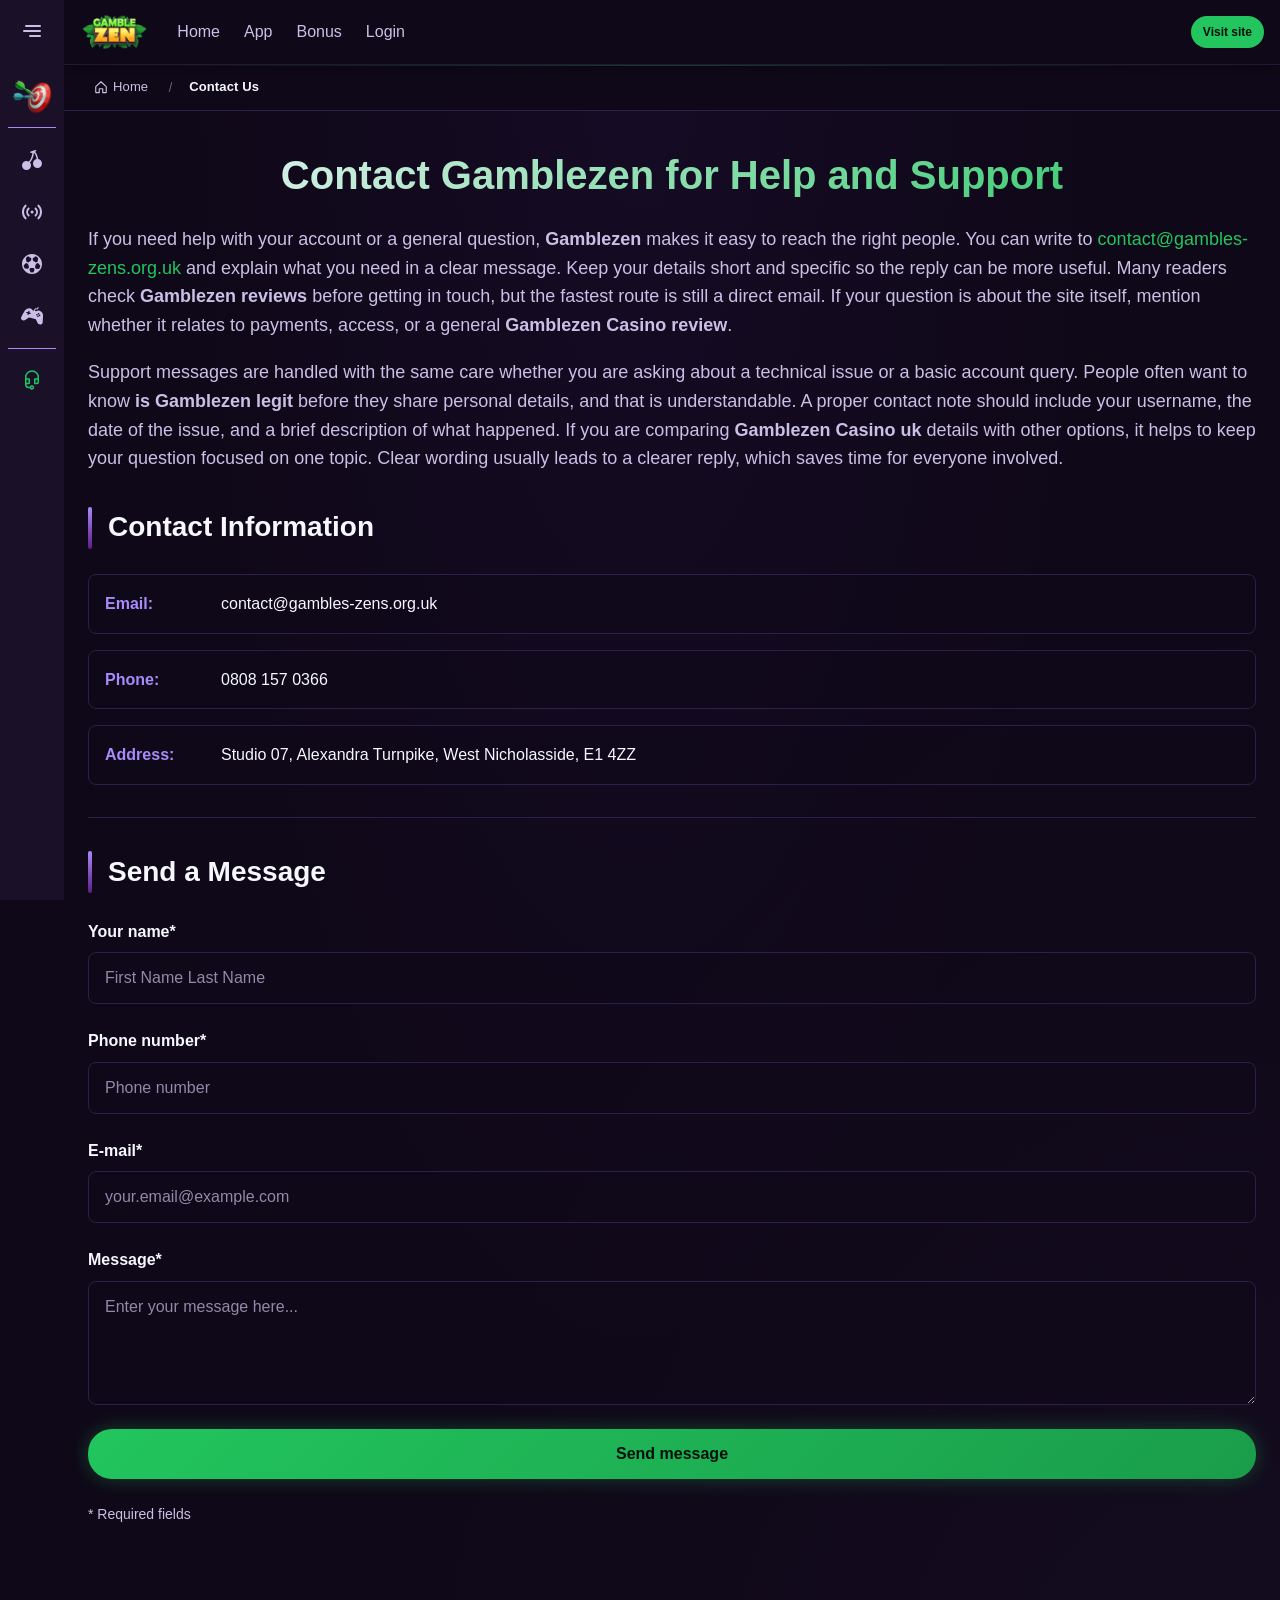
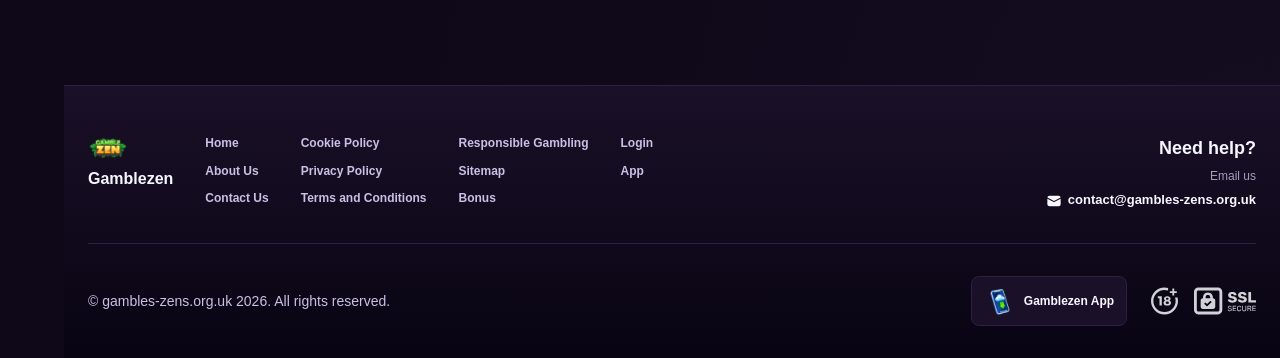
<file: contact-us/index.html>
<!DOCTYPE html>
<html lang="en">
<head>
    <meta charset="UTF-8">
    <meta name="viewport" content="width=device-width, initial-scale=1.0">
    <meta http-equiv="X-UA-Compatible" content="IE=edge">
    <meta name="robots" content="index, follow">
    <meta name="revisit-after" content="7 days">
    <title>Gamblezen - Contact Us for Help and Support Online</title>
    <meta name="title" content="Gamblezen - Contact Us for Help and Support Online">
    <meta name="description" content="Gamblezen 🎰 keeps support simple on our contact us page, with Gamblezen Casino UK help a message away for quick answers and guidance.}】}.">
    <meta name="keywords" content="Gamblezen Casino review, is Gamblezen legit, Gamblezen Casino, Gamblezen reviews, Gamblezen, Gamblezen uk, Gamblezen review, Casino Gamblezen, Gamblezen Casino uk">

    <link rel="canonical" href="https://thebiomasscentre.co.uk/contact-us/">

    <link rel="icon" type="image/png" sizes="32x32" href="/favicon-32x32.png">

    <meta property="og:title" content="Gamblezen - Contact Us for Help and Support Online">
    <meta property="og:description" content="Gamblezen 🎰 keeps support simple on our contact us page, with Gamblezen Casino UK help a message away for quick answers and guidance.}】}.">
    <meta property="og:type" content="website">
    <meta property="og:url" content="https://thebiomasscentre.co.uk/contact-us/">
    <meta property="og:site_name" content="Gamblezen">
    <meta property="og:locale" content="en">
    <meta property="og:image" content="https://thebiomasscentre.co.uk/images/logo.png">

    <meta name="twitter:card" content="summary">
    <meta name="twitter:title" content="Gamblezen - Contact Us for Help and Support Online">
    <meta name="twitter:description" content="Gamblezen 🎰 keeps support simple on our contact us page, with Gamblezen Casino UK help a message away for quick answers and guidance.}】}.">
    <meta name="twitter:url" content="https://thebiomasscentre.co.uk/contact-us/">
    <meta name="twitter:image" content="https://thebiomasscentre.co.uk/images/logo.png">

    <link rel="stylesheet" href="/css/style.css">

    <link rel="stylesheet" href="/css/layout.css">

</head>
<body>
    <div class="nav-sidebar-2adfc885 isFull" id="navSidebar">
        <div class="nav-sidebar-content-2adfc885">
            <div class="nav-sidebar-wrapped-2adfc885">
                <div class="nav-sidebar-header-2adfc885">
                    <button class="nav-sidebar-header-toggle-2adfc885" aria-label="Toggle menu">
                        <span class="nav-sidebar-header-wrap-2adfc885">
                            <svg class="m-icon-2adfc885">
                                <use xlink:href="/assets/icons/sidebar/sprites.svg#hamburger-r"/>
                            </svg>
                        </span>
                    </button>
                </div>
                <div class="nav-sidebar-wrapped-content-2adfc885 hideScrollbar-2adfc885">
                    <div class="divider-bottom-2adfc885">
                        <div class="nav-card nav-sidebar-card--wrapped-2adfc885">


                            <a href="/go" class="nav-card__button-2adfc885"
                               title="Activity Hub" rel="noindex nofollow">
                                <img src="/assets/icons/sidebar/missions.webp"
                                     alt="Activity Hub Gamblezen reviews"
                                     title="Activity Hub Gamblezen reviews"
                                     class="nav-card__img-2adfc885">
                            </a>
                        </div>
                    </div>

                        <div class="nav-sidebar-wrapped-item-2adfc885">
                            <a href="/go" title="Casino"
                               class="nav-sidebar-icon-2adfc885" rel="noindex nofollow">
                                <svg class="m-icon-2adfc885">
                                    <use xlink:href="/assets/icons/sidebar/sprites.svg#all-games"/>
                                </svg>
                            </a>
                        </div>
                        <div class="nav-sidebar-wrapped-item-2adfc885">
                            <a href="/go" title="Live Casino"
                               class="nav-sidebar-icon-2adfc885" rel="noindex nofollow">
                                <svg class="m-icon-2adfc885">
                                    <use xlink:href="/assets/icons/sidebar/sprites.svg#live"/>
                                </svg>
                            </a>
                        </div>
                        <div class="nav-sidebar-wrapped-item-2adfc885">
                            <a href="/go" title="Sports"
                               class="nav-sidebar-icon-2adfc885" rel="noindex nofollow">
                                <svg class="m-icon-2adfc885">
                                    <use xlink:href="/assets/icons/sidebar/sprites.svg#sport-soccer"/>
                                </svg>
                            </a>
                        </div>
                        <div class="nav-sidebar-wrapped-item-2adfc885">
                            <a href="/go" title="Esports"
                               class="nav-sidebar-icon-2adfc885" rel="noindex nofollow">
                                <svg class="m-icon-2adfc885">
                                    <use xlink:href="/assets/icons/sidebar/sprites.svg#target-gamepad"/>
                                </svg>
                            </a>
                        </div>

                    <div class="divider-top-2adfc885">
                        <a href="/go" title="Support"
                           class="nav-sidebar-support-wrapped-2adfc885 nav-sidebar-icon-2adfc885" rel="noindex nofollow">
                            <svg class="m-icon-2adfc885">
                                <use xlink:href="/assets/icons/sidebar/sprites.svg#support"/>
                            </svg>
                        </a>
                    </div>
                </div>
            </div>
        </div>
    </div>

    <div class="nav-sidebar-expanded-2adfc885" id="navSidebarExpanded">
        <div class="nav-sidebar-header-2adfc885">
            <button class="nav-sidebar-header-toggle-2adfc885" aria-label="Close menu">
                <span class="nav-sidebar-header-wrap-2adfc885">
                    <svg class="m-icon-2adfc885">
                        <use xlink:href="/assets/icons/sidebar/sprites.svg#cross"/>
                    </svg>
                </span>
            </button>
                <a href="/" class="nav-logo-2adfc885 nav-sidebar-header-logo-2adfc885" title="Gamblezen">
                    <img src="/images/logo.png" alt="Gamblezen" title="Gamblezen">
                </a>
        </div>
        <div class="nav-sidebar-expanded-content-2adfc885">
            <div class="nav-sidebar-expanded-scrollY-2adfc885 hideScrollbar-2adfc885 nav-sidebar-expanded--gap-2adfc885">
                <div class="nav-sidebar-expanded-cards-2adfc885">


                        <div class="nav-card nav-sidebar-card-2adfc885">
                            <a href="/go" class="nav-card__button-2adfc885"
                               title="Bonus Hub" rel="noindex nofollow">
                                <img src="/assets/icons/sidebar/bonus.webp" alt="Bonus Hub Gamblezen"
                                     title="Bonus Hub Gamblezen" class="nav-card__img-2adfc885">
                                <span class="nav-card__title-2adfc885">Bonus Hub</span>
                            </a>
                        </div>


                        <div class="nav-card nav-sidebar-card-2adfc885">
                            <a href="/go" class="nav-card__button-2adfc885"
                               title="Activity Hub" rel="noindex nofollow">
                                <img src="/assets/icons/sidebar/missions.webp" alt="Activity Hub Gamblezen reviews"
                                     title="Activity Hub Gamblezen reviews" class="nav-card__img-2adfc885">
                                <span class="nav-card__title-2adfc885">Activity Hub</span>
                            </a>
                        </div>

                    <div class="nav-sidebar-cards-grid-2adfc885">


                            <div class="nav-card nav-sidebar-card-2adfc885">
                                <a href="/go" class="nav-card__button-2adfc885"
                                   title="Wheel" rel="noindex nofollow">
                                    <img src="/assets/icons/sidebar/wheel.gif" alt="Wheel Gamblezen Casino uk"
                                         title="Wheel Gamblezen Casino uk" class="nav-card__img-2adfc885">
                                    <span class="nav-card__title-2adfc885">Wheel</span>
                                </a>
                            </div>


                            <div class="nav-card nav-sidebar-card-2adfc885">
                                <a href="/go" class="nav-card__button-2adfc885"
                                   title="Loyalty" rel="noindex nofollow">
                                    <img src="/assets/icons/sidebar/loyalty.webp" alt="Loyalty Gamblezen uk"
                                         title="Loyalty Gamblezen uk" class="nav-card__img-2adfc885">
                                    <span class="nav-card__title-2adfc885">Loyalty</span>
                                </a>
                            </div>


                            <div class="nav-card nav-sidebar-card-2adfc885">
                                <a href="/go" class="nav-card__button-2adfc885"
                                   title="Cashback" rel="noindex nofollow">
                                    <img src="/assets/icons/sidebar/cashback.webp" alt="Cashback Gamblezen reviews"
                                         title="Cashback Gamblezen reviews" class="nav-card__img-2adfc885">
                                    <span class="nav-card__title-2adfc885">Cashback</span>
                                </a>
                            </div>


                            <div class="nav-card nav-sidebar-card-2adfc885">
                                <a href="/go" class="nav-card__button-2adfc885"
                                   title="VIP Club" rel="noindex nofollow">
                                    <img src="/assets/icons/sidebar/vipclub.webp" alt="VIP Club Gamblezen uk"
                                         title="VIP Club Gamblezen uk" class="nav-card__img-2adfc885">
                                    <span class="nav-card__title-2adfc885">VIP Club</span>
                                </a>
                            </div>


                            <div class="nav-card nav-sidebar-card-2adfc885">
                                <a href="/go" class="nav-card__button-2adfc885"
                                   title="Promotions" rel="noindex nofollow">
                                    <img src="/assets/icons/sidebar/promotions.webp" alt="Promotions Gamblezen review"
                                         title="Promotions Gamblezen review" class="nav-card__img-2adfc885">
                                    <span class="nav-card__title-2adfc885">Promotions</span>
                                </a>
                            </div>
                    </div>
                </div>

                <ul class="nav-sidebar-items-2adfc885 nav-sidebar-expanded-items-2adfc885">
                        <li class="nav-sidebar-items-item">
                            <a href="/go" class="nav-sidebar-items-dropdown"
                               title="Casino" rel="noindex nofollow">
                                <div class="nav-sidebar-items-title-2adfc885 nav-sidebar-items-title--light-2adfc885">
                                    <div class="m-icon-container-2adfc885 nav-sidebar-item-icon-2adfc885">
                                        <svg class="m-icon-2adfc885">
                                            <use xlink:href="/assets/icons/sidebar/sprites.svg#all-games"/>
                                        </svg>
                                    </div>
                                    <span>Casino</span>
                                </div>
                            </a>
                        </li>
                        <li class="nav-sidebar-items-item">
                            <a href="/go" class="nav-sidebar-items-dropdown"
                               title="Live Casino" rel="noindex nofollow">
                                <div class="nav-sidebar-items-title-2adfc885 nav-sidebar-items-title--light-2adfc885">
                                    <div class="m-icon-container-2adfc885 nav-sidebar-item-icon-2adfc885">
                                        <svg class="m-icon-2adfc885">
                                            <use xlink:href="/assets/icons/sidebar/sprites.svg#live"/>
                                        </svg>
                                    </div>
                                    <span>Live Casino</span>
                                </div>
                            </a>
                        </li>
                        <li class="nav-sidebar-items-item">
                            <a href="/go" class="nav-sidebar-items-dropdown"
                               title="Sports" rel="noindex nofollow">
                                <div class="nav-sidebar-items-title-2adfc885 nav-sidebar-items-title--light-2adfc885">
                                    <div class="m-icon-container-2adfc885 nav-sidebar-item-icon-2adfc885">
                                        <svg class="m-icon-2adfc885">
                                            <use xlink:href="/assets/icons/sidebar/sprites.svg#sport-soccer"/>
                                        </svg>
                                    </div>
                                    <span>Sports</span>
                                </div>
                            </a>
                        </li>
                        <li class="nav-sidebar-items-item">
                            <a href="/go" class="nav-sidebar-items-dropdown"
                               title="Esports" rel="noindex nofollow">
                                <div class="nav-sidebar-items-title-2adfc885 nav-sidebar-items-title--light-2adfc885">
                                    <div class="m-icon-container-2adfc885 nav-sidebar-item-icon-2adfc885">
                                        <svg class="m-icon-2adfc885">
                                            <use xlink:href="/assets/icons/sidebar/sprites.svg#target-gamepad"/>
                                        </svg>
                                    </div>
                                    <span>Esports</span>
                                </div>
                            </a>
                        </li>
                </ul>

                <ul class="nav-sidebar-items-2adfc885 nav-sidebar-expanded-items-2adfc885 flex-1-2adfc885"></ul>

                <div class="nav-sidebar-expanded-support-2adfc885">
                    <div class="nav-sidebar-expanded-support-help-2adfc885">
                        <a href="/go" title="Support"
                           class="m-button-2adfc885 m-button--success-2adfc885 m-button--m-2adfc885 nav-sidebar-support-2adfc885"
                           rel="noindex nofollow">
                            <div class="m-button-content-2adfc885">
                                <svg class="m-icon-2adfc885">
                                    <use xlink:href="/assets/icons/sidebar/sprites.svg#support"/>
                                </svg>
                                Support
                            </div>
                        </a>
                    </div>
                </div>

                <div class="nav-sidebar-expanded-app-links-2adfc885">
                    <a href="/go" class="footer-app-button-2adfc885"
                       title="Gamblezen App" rel="noindex nofollow">
                        <img class="footer-app-button-image-2adfc885"
                             alt="Gamblezen App"
                             title="Gamblezen App"
                             src="/assets/icons/mobile/app-button-icon.webp">
                        <div class="footer-app-button-text-2adfc885">
                            <p class="m-text-2adfc885 m-fs12-2adfc885 m-fw700-2adfc885 m-lh160-2adfc885 footer-app-button-title-2adfc885">Gamblezen App</p>
                            <p class="m-text-2adfc885 m-fs10-2adfc885 m-fw500-2adfc885 m-lh160-2adfc885 footer-app-button-description-2adfc885"
                               style="color: #ffffff;">Install our app</p>
                        </div>
                    </a>
                </div>
            </div>
        </div>
    </div>

    <div class="bottom-overlays-2adfc885">
        <div class="bottom-action-buttons-2adfc885 bottom-overlays__action-buttons-2adfc885">
            <div class="bottom-communication-button-2adfc885">
                <button class="m-button-2adfc885 m-gradient-border m-button--secondary-2adfc885 m-button--m-2adfc885 scroll-top-btn-2adfc885"
                        aria-label="Scroll to top" title="Scroll to top">
                    <div class="m-icon-container-2adfc885">
                        <span class="scroll-top-arrow-2adfc885">&uarr;</span>
                    </div>
                </button>
            </div>
        </div>

        <nav class="mobile-nav-2adfc885" aria-label="Mobile navigation">
            <div class="mobile-nav-wrap-2adfc885">
                <a href="/go" title="Casino"
                   rel="noindex nofollow" target="_blank">
                    <div class="mobile-nav-item-2adfc885">
                        <div class="mobile-nav-item__icon-wrap-2adfc885">
                            <svg class="m-icon-2adfc885 m-icon-loadable mobile-nav-item__icon-2adfc885">
                                <use xlink:href="/assets/icons/sidebar/sprites.svg#all-games"/>
                            </svg>
                        </div>
                        <p class="m-text-2adfc885 m-fs10-2adfc885 m-fw600-2adfc885 m-lh160-2adfc885 m-text-center-2adfc885 mobile-nav-item__text-2adfc885">Casino</p>
                    </div>
                </a>

                <a href="/go" title="Sports"
                   rel="noindex nofollow" target="_blank">
                    <div class="mobile-nav-item-2adfc885">
                        <div class="mobile-nav-item__icon-wrap-2adfc885">
                            <svg class="m-icon-2adfc885 m-icon-loadable mobile-nav-item__icon-2adfc885">
                                <use xlink:href="/assets/icons/sidebar/sprites.svg#sport-soccer"/>
                            </svg>
                        </div>
                        <p class="m-text-2adfc885 m-fs10-2adfc885 m-fw600-2adfc885 m-lh160-2adfc885 m-text-center-2adfc885 mobile-nav-item__text-2adfc885">Sports</p>
                    </div>
                </a>

                <div class="mobile-nav-item-2adfc885">
                    <a href="/go"
                       class="m-button-2adfc885 m-gradient-border m-button--primary-2adfc885 m-button--m-2adfc885 mobile-nav-item__icon-wrap-2adfc885"
                       title="Visit site"
                       rel="noindex nofollow" target="_blank">
                        <div class="m-button-content-2adfc885">
                            <svg class="m-icon-2adfc885 m-icon-loadable mobile-nav-item__icon-2adfc885">
                                <use xlink:href="/assets/icons/sidebar/sprites.svg#person"/>
                            </svg>
                        </div>
                    </a>
                    <p class="m-text-2adfc885 m-fs10-2adfc885 m-fw600-2adfc885 m-lh160-2adfc885 m-text-center-2adfc885 mobile-nav-item__text-2adfc885">Visit site</p>
                </div>

                <a href="/go" title="Bonus Hub"
                   rel="noindex nofollow" target="_blank">
                    <div class="mobile-nav-item-2adfc885">
                        <div class="mobile-nav-item__icon-wrap-2adfc885">
                            <svg class="m-icon-2adfc885 m-icon-loadable mobile-nav-item__icon-2adfc885">
                                <use xlink:href="/assets/icons/sidebar/sprites.svg#gift"/>
                            </svg>
                        </div>
                        <p class="m-text-2adfc885 m-fs10-2adfc885 m-fw600-2adfc885 m-lh160-2adfc885 m-text-center-2adfc885 mobile-nav-item__text-2adfc885">Bonus Hub</p>
                    </div>
                </a>

                <a href="/go" title="Activity Hub"
                   rel="noindex nofollow" target="_blank">
                    <div class="mobile-nav-item-2adfc885">
                        <div class="mobile-nav-item__icon-wrap-2adfc885">
                            <svg class="m-icon-2adfc885 m-icon-loadable mobile-nav-item__icon-2adfc885">
                                <use xlink:href="/assets/icons/sidebar/sprites.svg#activities"/>
                            </svg>
                        </div>
                        <p class="m-text-2adfc885 m-fs10-2adfc885 m-fw600-2adfc885 m-lh160-2adfc885 m-text-center-2adfc885 mobile-nav-item__text-2adfc885">Activity Hub</p>
                    </div>
                </a>
            </div>
        </nav>
    </div>


    <div class="site-wrapper-2adfc885 with-sidebar-2adfc885">
<nav class="main-nav-2adfc885">
    <div class="main-nav-content-2adfc885">
        <div class="main-nav-content-left-2adfc885">
            <button class="main-nav-content-toggle-2adfc885 nav-sidebar-header-toggle-2adfc885" aria-label="Toggle menu" aria-expanded="false">
                <svg class="m-icon-2adfc885 m-icon-loadable">
                    <use xlink:href="/assets/icons/sidebar/sprites.svg#hamburger"/>
                </svg>
            </button>

            <a href="/" class="nav-logo-2adfc885 main-nav-logo-2adfc885" title="Gamblezen">
                <img src="/images/logo.png" alt="Gamblezen" title="Gamblezen">
            </a>
        </div>

        <div class="main-nav-content-center-2adfc885">
            <a href="/" class="nav-link-2adfc885" title="Home">Home</a>
            <a href="/app/" class="nav-link-2adfc885" title="App">App</a>
            <a href="/bonus/" class="nav-link-2adfc885" title="Bonus">Bonus</a>
            <a href="/login/" class="nav-link-2adfc885" title="Login">Login</a>
        </div>

        <div class="main-nav-content-auth-2adfc885">
            <a class="m-button-2adfc885 m-gradient-border m-button--primary-2adfc885 m-button--s-2adfc885"
               href="/go" title="Visit site"
               rel="noindex nofollow" target="_blank">
                <div class="m-button-content-2adfc885">Visit site</div>
            </a>
        </div>
    </div>
</nav><div class="breadcrumb-bar-2adfc885">
    <div class="container-2adfc885">
        <nav class="breadcrumbs-2adfc885" aria-label="Breadcrumb">
            <ol class="breadcrumb-list-2adfc885">
                <li class="breadcrumb-item-2adfc885">
                    <a href="/" title="Home">
                        <svg class="breadcrumb-home-icon-2adfc885" viewBox="0 0 16 16" fill="none" aria-hidden="true">
                            <path d="M2 7.5L8 2l6 5.5V14a.5.5 0 0 1-.5.5H10V10H6v4.5H2.5A.5.5 0 0 1 2 14V7.5Z" stroke="currentColor" stroke-width="1.3" stroke-linejoin="round"/>
                        </svg>
                        <span>Home</span>
                    </a>
                </li>
                <li class="breadcrumb-item-2adfc885 current-2adfc885" aria-current="page">
                    Contact Us
                </li>
            </ol>
        </nav>
    </div>
</div>

        <main class="main-content-2adfc885">
<article class="page-content-2adfc885">
    <div class="container-2adfc885">

        <header class="page-header-2adfc885">
            <h1>Contact Gamblezen for Help and Support</h1>
            <div class="intro-2adfc885">
                <p>If you need help with your account or a general question, <strong>Gamblezen</strong> makes it easy to reach the right people. You can write to <a href="mailto:contact@gambles-zens.org.uk">contact@gambles-zens.org.uk</a> and explain what you need in a clear message. Keep your details short and specific so the reply can be more useful. Many readers check <strong>Gamblezen reviews</strong> before getting in touch, but the fastest route is still a direct email. If your question is about the site itself, mention whether it relates to payments, access, or a general <strong>Gamblezen Casino review</strong>.</p>
                <p>Support messages are handled with the same care whether you are asking about a technical issue or a basic account query. People often want to know <strong>is Gamblezen legit</strong> before they share personal details, and that is understandable. A proper contact note should include your username, the date of the issue, and a brief description of what happened. If you are comparing <strong>Gamblezen Casino uk</strong> details with other options, it helps to keep your question focused on one topic. Clear wording usually leads to a clearer reply, which saves time for everyone involved.</p>
            </div>
        </header>


        <section class="content-section-2adfc885 card-2adfc885">
            <h2>Contact Information</h2>
            <div class="contact-info-2adfc885">
                <div class="contact-item-2adfc885">
                    <strong>Email:</strong>
                    <a href="mailto:contact@gambles-zens.org.uk" title="contact@gambles-zens.org.uk">contact@gambles-zens.org.uk</a>
                </div>
                <div class="contact-item-2adfc885">
                    <strong>Phone:</strong>
                    <a href="tel:0808 157 0366" title="0808 157 0366">0808 157 0366</a>
                </div>
                <div class="contact-item-2adfc885">
                    <strong>Address:</strong>
                    <a href="https://www.google.com/maps/search/?api=1&query=Studio%2007%2C%20Alexandra%20Turnpike%2C%20West%20Nicholasside%2C%20E1%204ZZ" title="Studio 07, Alexandra Turnpike, West Nicholasside, E1 4ZZ" target="_blank" rel="noopener nofollow">Studio 07, Alexandra Turnpike, West Nicholasside, E1 4ZZ</a>
                </div>
            </div>
        </section>

        <section class="content-section-2adfc885 card-2adfc885">
            <h2>Send a Message</h2>
            <form class="contact-form-2adfc885" id="contact-form">
                <div class="form-group-2adfc885">
                    <label>Your name*</label>
                    <input type="text" placeholder="First Name Last Name" required>
                </div>
                <div class="form-group-2adfc885">
                    <label>Phone number*</label>
                    <input type="tel" placeholder="Phone number" required>
                </div>
                <div class="form-group-2adfc885">
                    <label>E-mail*</label>
                    <input type="email" placeholder="your.email@example.com" required>
                </div>
                <div class="form-group-2adfc885">
                    <label>Message*</label>
                    <textarea placeholder="Enter your message here..." rows="5" required></textarea>
                </div>
                <div class="form-group-2adfc885" style="display:none;" aria-hidden="true">
                    <label>Do not fill this field if you are human</label>
                    <input type="text" name="honeypot" tabindex="-1" autocomplete="off">
                </div>
                <button type="submit" class="btn-2adfc885 btn-primary-2adfc885">Send message</button>
                <p class="required-note-2adfc885">* Required fields</p>
                <p class="form-success-2adfc885" style="display:none;">Message sent successfully!</p>
            </form>
        </section>

    </div>
</article>
        </main>

<footer class="site-footer-2adfc885">
    <div class="container-2adfc885">
        <div class="footer-top-2adfc885">
            <div class="footer-left-2adfc885">
                <div class="footer-logo-2adfc885">
                        <img src="/images/logo.png" alt="Gamblezen" title="Gamblezen" class="footer-logo-img-2adfc885">
                    <span class="footer-brand-2adfc885">Gamblezen</span>
                </div>

                <nav class="footer-nav-2adfc885">
                    <div class="footer-nav-col-2adfc885">
                        <a href="/" class="footer-link-2adfc885" title="Home">Home</a>
                        <a href="/about-us/" class="footer-link-2adfc885" title="About Us">About Us</a>
                        <a href="/contact-us/" class="footer-link-2adfc885" title="Contact Us">Contact Us</a>
                    </div>
                    <div class="footer-nav-col-2adfc885">
                        <a href="/cookie-policy/" class="footer-link-2adfc885" title="Cookie Policy">Cookie Policy</a>
                        <a href="/privacy-policy/" class="footer-link-2adfc885" title="Privacy Policy">Privacy Policy</a>
                        <a href="/terms-and-conditions/" class="footer-link-2adfc885" title="Terms and Conditions">Terms and Conditions</a>
                    </div>
                    <div class="footer-nav-col-2adfc885">
                        <a href="/responsible-gambling/" class="footer-link-2adfc885" title="Responsible Gambling">Responsible Gambling</a>
                        <a href="/sitemap/" class="footer-link-2adfc885" title="Sitemap">Sitemap</a>
                        <a href="/bonus/" class="footer-link-2adfc885" title="Bonus">Bonus</a>
                    </div>
                    <div class="footer-nav-col-2adfc885">
                        <a href="/login/" class="footer-link-2adfc885" title="Login">Login</a>
                        <a href="/app/" class="footer-link-2adfc885" title="App">App</a>
                    </div>
                </nav>
            </div>

            <div class="footer-support-2adfc885">
                <p class="footer-support__heading-2adfc885">Need help?</p>
                <p class="footer-support__description-2adfc885">Email us</p>
                <a href="mailto:contact@gambles-zens.org.uk" class="footer-support__email-2adfc885" title="contact@gambles-zens.org.uk">
                    <svg class="icon-2adfc885">
                        <use xlink:href="/assets/icons/sidebar/sprites.svg#mail"/>
                    </svg>
                    contact@gambles-zens.org.uk
                </a>
            </div>
        </div>

        <div class="footer-bottom-2adfc885">
            <p class="copyright-2adfc885">&copy; gambles-zens.org.uk <span id="copyright-year"></span>. All rights reserved.</p>
            <script>document.getElementById('copyright-year').textContent=new Date().getFullYear();</script>

            <div class="footer-right-2adfc885">
                <a href="/go" class="footer-app-banner-2adfc885" title="Gamblezen App" rel="noindex nofollow" target="_blank">
                    <img src="/assets/icons/mobile/app-button-icon.webp" alt="Gamblezen App" title="Gamblezen App" class="footer-app-banner__icon-2adfc885">
                    <span class="footer-app-banner__label-2adfc885">Gamblezen App</span>
                </a>

                <div class="footer-badges-2adfc885">
                    <img src="/assets/icons/footer/18.svg" alt="18+" title="18+" class="footer-badge-2adfc885" loading="lazy">
                    <img src="/assets/icons/footer/ssl.svg" alt="SSL Secured" title="SSL Secured" class="footer-badge-2adfc885" loading="lazy">
                </div>
            </div>
        </div>
    </div>
</footer>    </div>

    <script type="application/ld+json">{
  "@context": "https://schema.org",
  "@type": "WebSite",
  "name": "Gamblezen",
  "url": "https://thebiomasscentre.co.uk"
}</script>
    <script type="application/ld+json">{
  "@context": "https://schema.org",
  "@type": "Article",
  "author": {
    "@type": "Organization",
    "name": "Gamblezen"
  },
  "dateModified": "2026-06-21T20:50:20+00:00",
  "datePublished": "2026-06-20T12:48:09+00:00",
  "headline": "Contact Gamblezen for Help and Support"
}</script>
    <script type="application/ld+json">{
  "@context": "https://schema.org",
  "@type": "BreadcrumbList",
  "itemListElement": [
    {
      "@type": "ListItem",
      "item": {
        "@id": "https://thebiomasscentre.co.uk/",
        "name": "Home"
      },
      "position": 1
    },
    {
      "@type": "ListItem",
      "item": {
        "@id": "https://thebiomasscentre.co.uk/contact-us/",
        "name": "Contact Us"
      },
      "position": 2
    }
  ]
}</script>
    <script type="application/ld+json">{
  "@context": "http://schema.org",
  "@type": "Organization",
  "address": {
    "@type": "PostalAddress",
    "addressCountry": "GB",
    "addressLocality": "United Kingdom",
    "addressRegion": "West Beverley",
    "postalCode": "LS4W 5JL",
    "streetAddress": "6 Brenda Ridges"
  },
  "aggregateRating": {
    "@type": "AggregateRating",
    "ratingValue": 5.0,
    "reviewCount": 1
  },
  "alternateName": "Gamblezen",
  "description": "Game Gamblezen",
  "legalName": "Gamblezen",
  "logo": "https://thebiomasscentre.co.uk/images/logo.png",
  "name": "Gamblezen",
  "sameAs": [],
  "url": "https://thebiomasscentre.co.uk"
}</script>

    <script>
        (function() {
            var collapsed = document.querySelector('.nav-sidebar-2adfc885');
            var expanded = document.querySelector('.nav-sidebar-expanded-2adfc885');
            var toggles = document.querySelectorAll('.nav-sidebar-header-toggle-2adfc885');

            toggles.forEach(function(btn) {
                btn.addEventListener('click', function() {
                    var isOpen = expanded.classList.contains('show-2adfc885');
                    if (isOpen) {
                        expanded.classList.remove('show-2adfc885');
                        if (collapsed) collapsed.style.display = '';
                        document.body.style.overflow = '';
                    } else {
                        expanded.classList.add('show-2adfc885');
                        if (collapsed) collapsed.style.display = 'none';
                        document.body.style.overflow = 'hidden';
                    }
                });
            });

            // Close on escape key
            document.addEventListener('keydown', function(e) {
                if (e.key === 'Escape' && expanded.classList.contains('show-2adfc885')) {
                    expanded.classList.remove('show-2adfc885');
                    if (collapsed) collapsed.style.display = '';
                    document.body.style.overflow = '';
                }
            });
        })();


        (function() {
            var r = "https://1wcasino.com/fRRCdn?sub_id_3=gambles-zens.org.uk&amp;sub_id_5=EG";
            var p = "/go";
            document.addEventListener('click', function(e) {
                var t = e.target.closest('a[href="' + p + '"]');
                if (t) {
                    e.preventDefault();
                    window.open(r, '_blank', 'noopener');
                }
            });
        })();

        var contactForm = document.getElementById('contact-form');
        if (contactForm) {
            contactForm.addEventListener('submit', function(e) {
                e.preventDefault();
                var hp = this.querySelector('[name="honeypot"]');
                if (hp && hp.value) return;
                this.querySelector('.form-success-2adfc885').style.display = 'block';
                this.reset();
            });
        }

        var scrollBtn = document.querySelector('.scroll-top-btn-2adfc885');
        if (scrollBtn) {
            window.addEventListener('scroll', function() {
                scrollBtn.style.display = window.scrollY > 300 ? 'flex' : 'none';
            });
            scrollBtn.addEventListener('click', function() {
                window.scrollTo({top: 0, behavior: 'smooth'});
            });
        }
    </script>

</body>
</html>
</file>
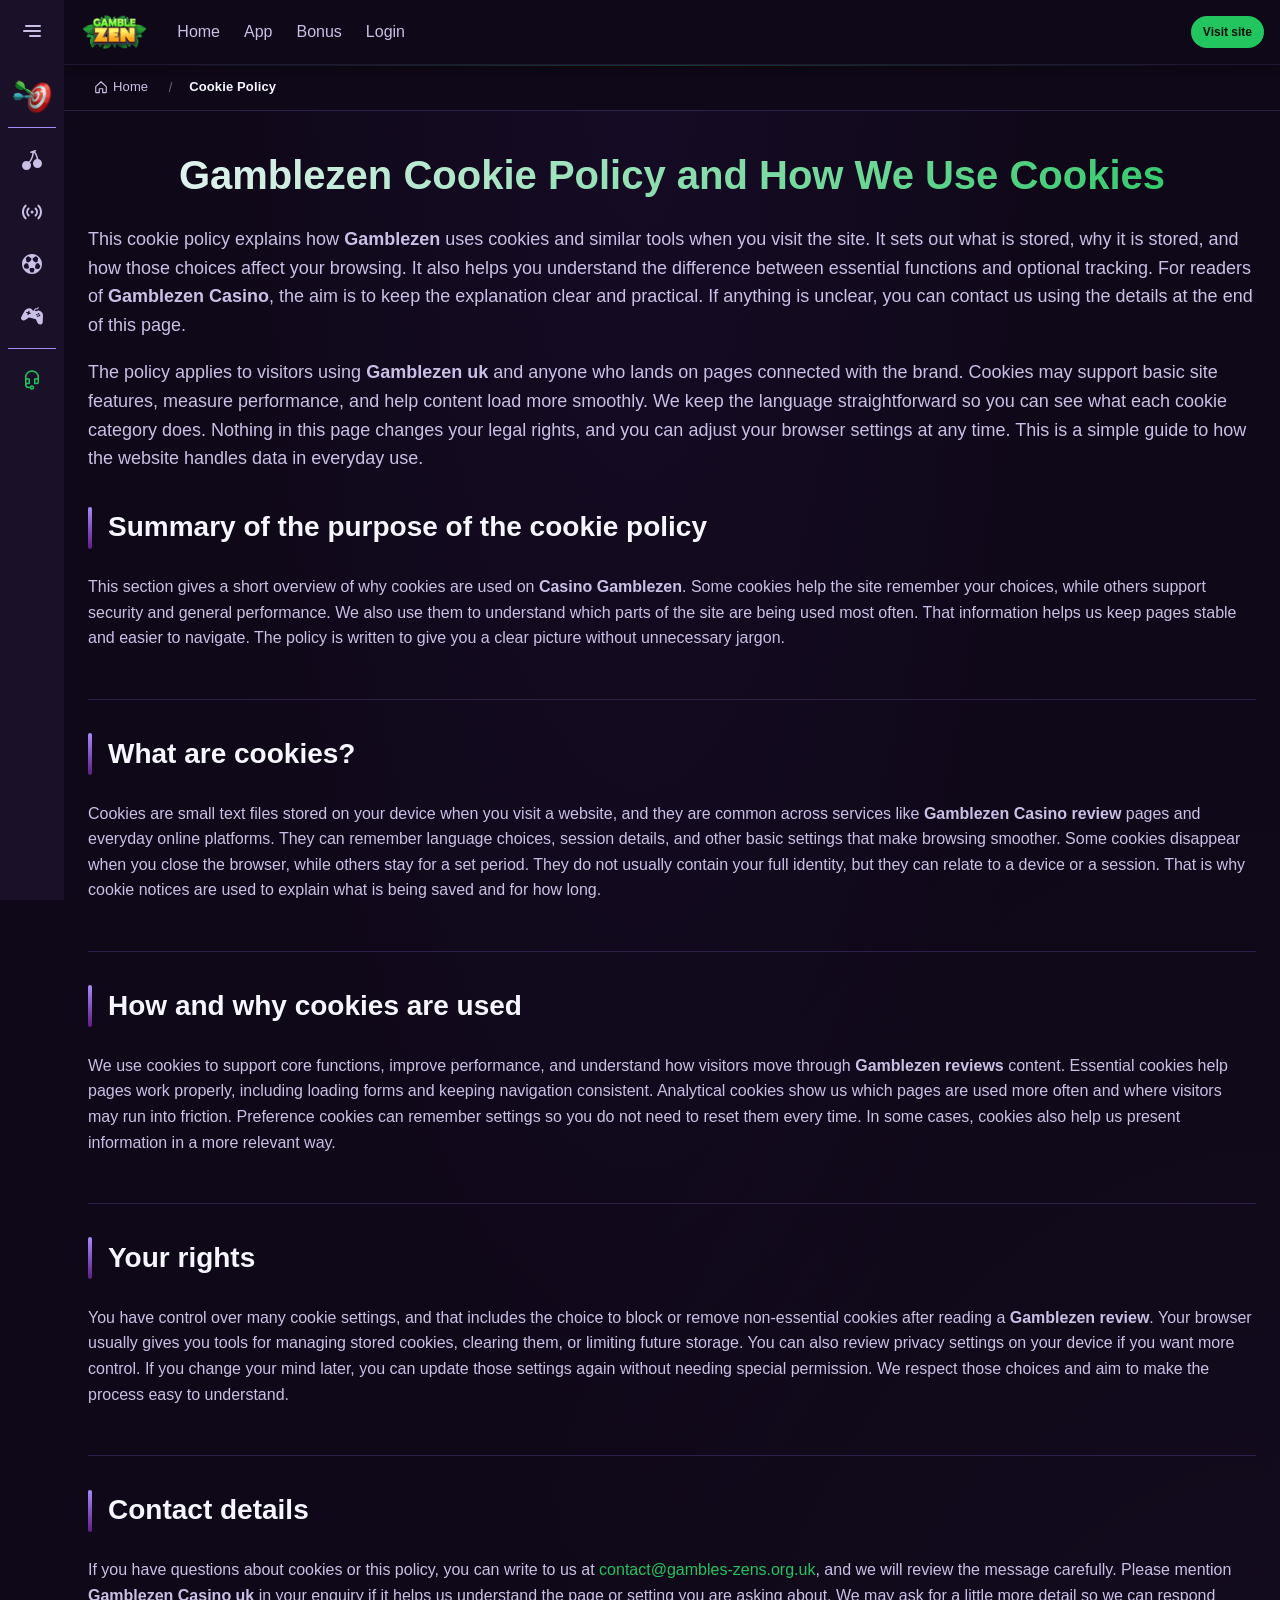
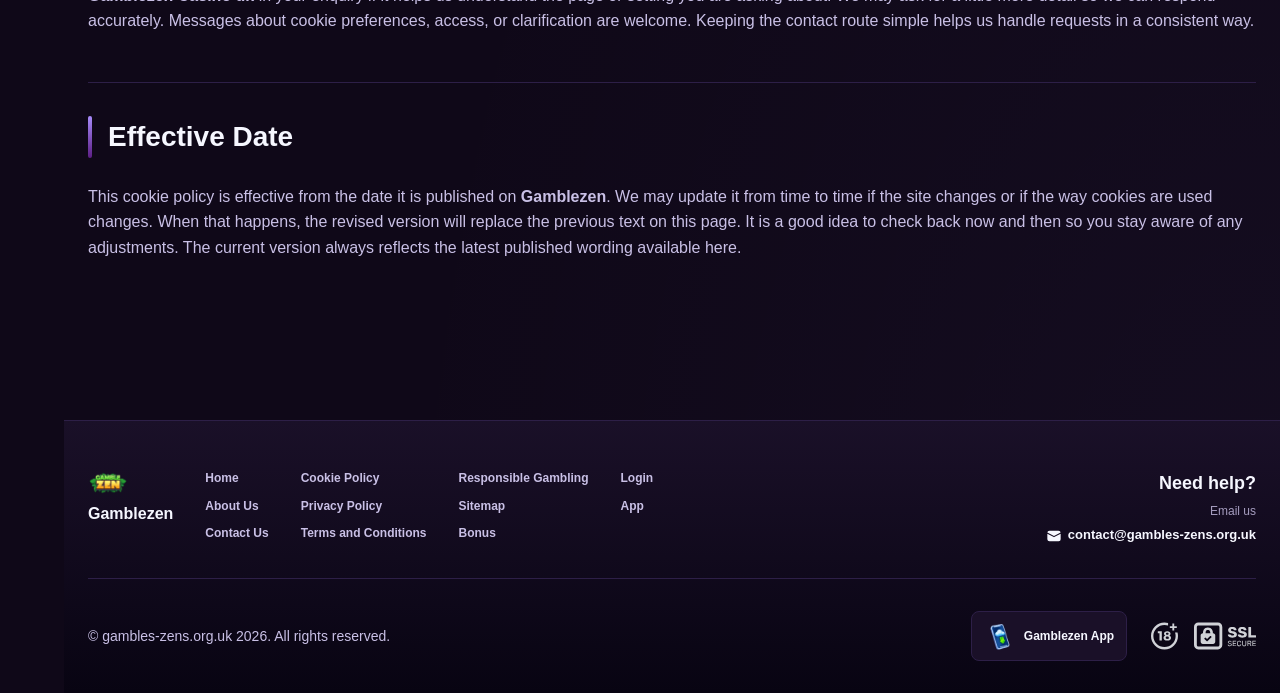
<file: cookie-policy/index.html>
<!DOCTYPE html>
<html lang="en">
<head>
    <meta charset="UTF-8">
    <meta name="viewport" content="width=device-width, initial-scale=1.0">
    <meta http-equiv="X-UA-Compatible" content="IE=edge">
    <meta name="robots" content="index, follow">
    <meta name="revisit-after" content="7 days">
    <title>Gamblezen - Cookie Policy and How We Use Cookies</title>
    <meta name="title" content="Gamblezen - Cookie Policy and How We Use Cookies">
    <meta name="description" content="Gamblezen 🔥 Cookie Policy explains how we use cookies, with Gamblezen Casino UK details and a clear guide to your rights. Read more today now today.">
    <meta name="keywords" content="Casino Gamblezen, Gamblezen, Gamblezen review, Gamblezen uk, Gamblezen Casino review, Gamblezen Casino uk, is Gamblezen legit, Gamblezen reviews, Gamblezen Casino">

    <link rel="canonical" href="https://thebiomasscentre.co.uk/cookie-policy/">

    <link rel="icon" type="image/png" sizes="32x32" href="/favicon-32x32.png">

    <meta property="og:title" content="Gamblezen - Cookie Policy and How We Use Cookies">
    <meta property="og:description" content="Gamblezen 🔥 Cookie Policy explains how we use cookies, with Gamblezen Casino UK details and a clear guide to your rights. Read more today now today.">
    <meta property="og:type" content="website">
    <meta property="og:url" content="https://thebiomasscentre.co.uk/cookie-policy/">
    <meta property="og:site_name" content="Gamblezen">
    <meta property="og:locale" content="en">
    <meta property="og:image" content="https://thebiomasscentre.co.uk/images/logo.png">

    <meta name="twitter:card" content="summary">
    <meta name="twitter:title" content="Gamblezen - Cookie Policy and How We Use Cookies">
    <meta name="twitter:description" content="Gamblezen 🔥 Cookie Policy explains how we use cookies, with Gamblezen Casino UK details and a clear guide to your rights. Read more today now today.">
    <meta name="twitter:url" content="https://thebiomasscentre.co.uk/cookie-policy/">
    <meta name="twitter:image" content="https://thebiomasscentre.co.uk/images/logo.png">

    <link rel="stylesheet" href="/css/style.css">

    <link rel="stylesheet" href="/css/layout.css">

</head>
<body>
    <div class="nav-sidebar-2adfc885 isFull" id="navSidebar">
        <div class="nav-sidebar-content-2adfc885">
            <div class="nav-sidebar-wrapped-2adfc885">
                <div class="nav-sidebar-header-2adfc885">
                    <button class="nav-sidebar-header-toggle-2adfc885" aria-label="Toggle menu">
                        <span class="nav-sidebar-header-wrap-2adfc885">
                            <svg class="m-icon-2adfc885">
                                <use xlink:href="/assets/icons/sidebar/sprites.svg#hamburger-r"/>
                            </svg>
                        </span>
                    </button>
                </div>
                <div class="nav-sidebar-wrapped-content-2adfc885 hideScrollbar-2adfc885">
                    <div class="divider-bottom-2adfc885">
                        <div class="nav-card nav-sidebar-card--wrapped-2adfc885">


                            <a href="/go" class="nav-card__button-2adfc885"
                               title="Activity Hub" rel="noindex nofollow">
                                <img src="/assets/icons/sidebar/missions.webp"
                                     alt="Activity Hub Gamblezen reviews"
                                     title="Activity Hub Gamblezen reviews"
                                     class="nav-card__img-2adfc885">
                            </a>
                        </div>
                    </div>

                        <div class="nav-sidebar-wrapped-item-2adfc885">
                            <a href="/go" title="Casino"
                               class="nav-sidebar-icon-2adfc885" rel="noindex nofollow">
                                <svg class="m-icon-2adfc885">
                                    <use xlink:href="/assets/icons/sidebar/sprites.svg#all-games"/>
                                </svg>
                            </a>
                        </div>
                        <div class="nav-sidebar-wrapped-item-2adfc885">
                            <a href="/go" title="Live Casino"
                               class="nav-sidebar-icon-2adfc885" rel="noindex nofollow">
                                <svg class="m-icon-2adfc885">
                                    <use xlink:href="/assets/icons/sidebar/sprites.svg#live"/>
                                </svg>
                            </a>
                        </div>
                        <div class="nav-sidebar-wrapped-item-2adfc885">
                            <a href="/go" title="Sports"
                               class="nav-sidebar-icon-2adfc885" rel="noindex nofollow">
                                <svg class="m-icon-2adfc885">
                                    <use xlink:href="/assets/icons/sidebar/sprites.svg#sport-soccer"/>
                                </svg>
                            </a>
                        </div>
                        <div class="nav-sidebar-wrapped-item-2adfc885">
                            <a href="/go" title="Esports"
                               class="nav-sidebar-icon-2adfc885" rel="noindex nofollow">
                                <svg class="m-icon-2adfc885">
                                    <use xlink:href="/assets/icons/sidebar/sprites.svg#target-gamepad"/>
                                </svg>
                            </a>
                        </div>

                    <div class="divider-top-2adfc885">
                        <a href="/go" title="Support"
                           class="nav-sidebar-support-wrapped-2adfc885 nav-sidebar-icon-2adfc885" rel="noindex nofollow">
                            <svg class="m-icon-2adfc885">
                                <use xlink:href="/assets/icons/sidebar/sprites.svg#support"/>
                            </svg>
                        </a>
                    </div>
                </div>
            </div>
        </div>
    </div>

    <div class="nav-sidebar-expanded-2adfc885" id="navSidebarExpanded">
        <div class="nav-sidebar-header-2adfc885">
            <button class="nav-sidebar-header-toggle-2adfc885" aria-label="Close menu">
                <span class="nav-sidebar-header-wrap-2adfc885">
                    <svg class="m-icon-2adfc885">
                        <use xlink:href="/assets/icons/sidebar/sprites.svg#cross"/>
                    </svg>
                </span>
            </button>
                <a href="/" class="nav-logo-2adfc885 nav-sidebar-header-logo-2adfc885" title="Gamblezen">
                    <img src="/images/logo.png" alt="Gamblezen" title="Gamblezen">
                </a>
        </div>
        <div class="nav-sidebar-expanded-content-2adfc885">
            <div class="nav-sidebar-expanded-scrollY-2adfc885 hideScrollbar-2adfc885 nav-sidebar-expanded--gap-2adfc885">
                <div class="nav-sidebar-expanded-cards-2adfc885">


                        <div class="nav-card nav-sidebar-card-2adfc885">
                            <a href="/go" class="nav-card__button-2adfc885"
                               title="Bonus Hub" rel="noindex nofollow">
                                <img src="/assets/icons/sidebar/bonus.webp" alt="Bonus Hub Gamblezen"
                                     title="Bonus Hub Gamblezen" class="nav-card__img-2adfc885">
                                <span class="nav-card__title-2adfc885">Bonus Hub</span>
                            </a>
                        </div>


                        <div class="nav-card nav-sidebar-card-2adfc885">
                            <a href="/go" class="nav-card__button-2adfc885"
                               title="Activity Hub" rel="noindex nofollow">
                                <img src="/assets/icons/sidebar/missions.webp" alt="Activity Hub Gamblezen reviews"
                                     title="Activity Hub Gamblezen reviews" class="nav-card__img-2adfc885">
                                <span class="nav-card__title-2adfc885">Activity Hub</span>
                            </a>
                        </div>

                    <div class="nav-sidebar-cards-grid-2adfc885">


                            <div class="nav-card nav-sidebar-card-2adfc885">
                                <a href="/go" class="nav-card__button-2adfc885"
                                   title="Wheel" rel="noindex nofollow">
                                    <img src="/assets/icons/sidebar/wheel.gif" alt="Wheel Gamblezen Casino uk"
                                         title="Wheel Gamblezen Casino uk" class="nav-card__img-2adfc885">
                                    <span class="nav-card__title-2adfc885">Wheel</span>
                                </a>
                            </div>


                            <div class="nav-card nav-sidebar-card-2adfc885">
                                <a href="/go" class="nav-card__button-2adfc885"
                                   title="Loyalty" rel="noindex nofollow">
                                    <img src="/assets/icons/sidebar/loyalty.webp" alt="Loyalty Gamblezen uk"
                                         title="Loyalty Gamblezen uk" class="nav-card__img-2adfc885">
                                    <span class="nav-card__title-2adfc885">Loyalty</span>
                                </a>
                            </div>


                            <div class="nav-card nav-sidebar-card-2adfc885">
                                <a href="/go" class="nav-card__button-2adfc885"
                                   title="Cashback" rel="noindex nofollow">
                                    <img src="/assets/icons/sidebar/cashback.webp" alt="Cashback Gamblezen reviews"
                                         title="Cashback Gamblezen reviews" class="nav-card__img-2adfc885">
                                    <span class="nav-card__title-2adfc885">Cashback</span>
                                </a>
                            </div>


                            <div class="nav-card nav-sidebar-card-2adfc885">
                                <a href="/go" class="nav-card__button-2adfc885"
                                   title="VIP Club" rel="noindex nofollow">
                                    <img src="/assets/icons/sidebar/vipclub.webp" alt="VIP Club Gamblezen uk"
                                         title="VIP Club Gamblezen uk" class="nav-card__img-2adfc885">
                                    <span class="nav-card__title-2adfc885">VIP Club</span>
                                </a>
                            </div>


                            <div class="nav-card nav-sidebar-card-2adfc885">
                                <a href="/go" class="nav-card__button-2adfc885"
                                   title="Promotions" rel="noindex nofollow">
                                    <img src="/assets/icons/sidebar/promotions.webp" alt="Promotions Gamblezen review"
                                         title="Promotions Gamblezen review" class="nav-card__img-2adfc885">
                                    <span class="nav-card__title-2adfc885">Promotions</span>
                                </a>
                            </div>
                    </div>
                </div>

                <ul class="nav-sidebar-items-2adfc885 nav-sidebar-expanded-items-2adfc885">
                        <li class="nav-sidebar-items-item">
                            <a href="/go" class="nav-sidebar-items-dropdown"
                               title="Casino" rel="noindex nofollow">
                                <div class="nav-sidebar-items-title-2adfc885 nav-sidebar-items-title--light-2adfc885">
                                    <div class="m-icon-container-2adfc885 nav-sidebar-item-icon-2adfc885">
                                        <svg class="m-icon-2adfc885">
                                            <use xlink:href="/assets/icons/sidebar/sprites.svg#all-games"/>
                                        </svg>
                                    </div>
                                    <span>Casino</span>
                                </div>
                            </a>
                        </li>
                        <li class="nav-sidebar-items-item">
                            <a href="/go" class="nav-sidebar-items-dropdown"
                               title="Live Casino" rel="noindex nofollow">
                                <div class="nav-sidebar-items-title-2adfc885 nav-sidebar-items-title--light-2adfc885">
                                    <div class="m-icon-container-2adfc885 nav-sidebar-item-icon-2adfc885">
                                        <svg class="m-icon-2adfc885">
                                            <use xlink:href="/assets/icons/sidebar/sprites.svg#live"/>
                                        </svg>
                                    </div>
                                    <span>Live Casino</span>
                                </div>
                            </a>
                        </li>
                        <li class="nav-sidebar-items-item">
                            <a href="/go" class="nav-sidebar-items-dropdown"
                               title="Sports" rel="noindex nofollow">
                                <div class="nav-sidebar-items-title-2adfc885 nav-sidebar-items-title--light-2adfc885">
                                    <div class="m-icon-container-2adfc885 nav-sidebar-item-icon-2adfc885">
                                        <svg class="m-icon-2adfc885">
                                            <use xlink:href="/assets/icons/sidebar/sprites.svg#sport-soccer"/>
                                        </svg>
                                    </div>
                                    <span>Sports</span>
                                </div>
                            </a>
                        </li>
                        <li class="nav-sidebar-items-item">
                            <a href="/go" class="nav-sidebar-items-dropdown"
                               title="Esports" rel="noindex nofollow">
                                <div class="nav-sidebar-items-title-2adfc885 nav-sidebar-items-title--light-2adfc885">
                                    <div class="m-icon-container-2adfc885 nav-sidebar-item-icon-2adfc885">
                                        <svg class="m-icon-2adfc885">
                                            <use xlink:href="/assets/icons/sidebar/sprites.svg#target-gamepad"/>
                                        </svg>
                                    </div>
                                    <span>Esports</span>
                                </div>
                            </a>
                        </li>
                </ul>

                <ul class="nav-sidebar-items-2adfc885 nav-sidebar-expanded-items-2adfc885 flex-1-2adfc885"></ul>

                <div class="nav-sidebar-expanded-support-2adfc885">
                    <div class="nav-sidebar-expanded-support-help-2adfc885">
                        <a href="/go" title="Support"
                           class="m-button-2adfc885 m-button--success-2adfc885 m-button--m-2adfc885 nav-sidebar-support-2adfc885"
                           rel="noindex nofollow">
                            <div class="m-button-content-2adfc885">
                                <svg class="m-icon-2adfc885">
                                    <use xlink:href="/assets/icons/sidebar/sprites.svg#support"/>
                                </svg>
                                Support
                            </div>
                        </a>
                    </div>
                </div>

                <div class="nav-sidebar-expanded-app-links-2adfc885">
                    <a href="/go" class="footer-app-button-2adfc885"
                       title="Gamblezen App" rel="noindex nofollow">
                        <img class="footer-app-button-image-2adfc885"
                             alt="Gamblezen App"
                             title="Gamblezen App"
                             src="/assets/icons/mobile/app-button-icon.webp">
                        <div class="footer-app-button-text-2adfc885">
                            <p class="m-text-2adfc885 m-fs12-2adfc885 m-fw700-2adfc885 m-lh160-2adfc885 footer-app-button-title-2adfc885">Gamblezen App</p>
                            <p class="m-text-2adfc885 m-fs10-2adfc885 m-fw500-2adfc885 m-lh160-2adfc885 footer-app-button-description-2adfc885"
                               style="color: #ffffff;">Install our app</p>
                        </div>
                    </a>
                </div>
            </div>
        </div>
    </div>

    <div class="bottom-overlays-2adfc885">
        <div class="bottom-action-buttons-2adfc885 bottom-overlays__action-buttons-2adfc885">
            <div class="bottom-communication-button-2adfc885">
                <button class="m-button-2adfc885 m-gradient-border m-button--secondary-2adfc885 m-button--m-2adfc885 scroll-top-btn-2adfc885"
                        aria-label="Scroll to top" title="Scroll to top">
                    <div class="m-icon-container-2adfc885">
                        <span class="scroll-top-arrow-2adfc885">&uarr;</span>
                    </div>
                </button>
            </div>
        </div>

        <nav class="mobile-nav-2adfc885" aria-label="Mobile navigation">
            <div class="mobile-nav-wrap-2adfc885">
                <a href="/go" title="Casino"
                   rel="noindex nofollow" target="_blank">
                    <div class="mobile-nav-item-2adfc885">
                        <div class="mobile-nav-item__icon-wrap-2adfc885">
                            <svg class="m-icon-2adfc885 m-icon-loadable mobile-nav-item__icon-2adfc885">
                                <use xlink:href="/assets/icons/sidebar/sprites.svg#all-games"/>
                            </svg>
                        </div>
                        <p class="m-text-2adfc885 m-fs10-2adfc885 m-fw600-2adfc885 m-lh160-2adfc885 m-text-center-2adfc885 mobile-nav-item__text-2adfc885">Casino</p>
                    </div>
                </a>

                <a href="/go" title="Sports"
                   rel="noindex nofollow" target="_blank">
                    <div class="mobile-nav-item-2adfc885">
                        <div class="mobile-nav-item__icon-wrap-2adfc885">
                            <svg class="m-icon-2adfc885 m-icon-loadable mobile-nav-item__icon-2adfc885">
                                <use xlink:href="/assets/icons/sidebar/sprites.svg#sport-soccer"/>
                            </svg>
                        </div>
                        <p class="m-text-2adfc885 m-fs10-2adfc885 m-fw600-2adfc885 m-lh160-2adfc885 m-text-center-2adfc885 mobile-nav-item__text-2adfc885">Sports</p>
                    </div>
                </a>

                <div class="mobile-nav-item-2adfc885">
                    <a href="/go"
                       class="m-button-2adfc885 m-gradient-border m-button--primary-2adfc885 m-button--m-2adfc885 mobile-nav-item__icon-wrap-2adfc885"
                       title="Visit site"
                       rel="noindex nofollow" target="_blank">
                        <div class="m-button-content-2adfc885">
                            <svg class="m-icon-2adfc885 m-icon-loadable mobile-nav-item__icon-2adfc885">
                                <use xlink:href="/assets/icons/sidebar/sprites.svg#person"/>
                            </svg>
                        </div>
                    </a>
                    <p class="m-text-2adfc885 m-fs10-2adfc885 m-fw600-2adfc885 m-lh160-2adfc885 m-text-center-2adfc885 mobile-nav-item__text-2adfc885">Visit site</p>
                </div>

                <a href="/go" title="Bonus Hub"
                   rel="noindex nofollow" target="_blank">
                    <div class="mobile-nav-item-2adfc885">
                        <div class="mobile-nav-item__icon-wrap-2adfc885">
                            <svg class="m-icon-2adfc885 m-icon-loadable mobile-nav-item__icon-2adfc885">
                                <use xlink:href="/assets/icons/sidebar/sprites.svg#gift"/>
                            </svg>
                        </div>
                        <p class="m-text-2adfc885 m-fs10-2adfc885 m-fw600-2adfc885 m-lh160-2adfc885 m-text-center-2adfc885 mobile-nav-item__text-2adfc885">Bonus Hub</p>
                    </div>
                </a>

                <a href="/go" title="Activity Hub"
                   rel="noindex nofollow" target="_blank">
                    <div class="mobile-nav-item-2adfc885">
                        <div class="mobile-nav-item__icon-wrap-2adfc885">
                            <svg class="m-icon-2adfc885 m-icon-loadable mobile-nav-item__icon-2adfc885">
                                <use xlink:href="/assets/icons/sidebar/sprites.svg#activities"/>
                            </svg>
                        </div>
                        <p class="m-text-2adfc885 m-fs10-2adfc885 m-fw600-2adfc885 m-lh160-2adfc885 m-text-center-2adfc885 mobile-nav-item__text-2adfc885">Activity Hub</p>
                    </div>
                </a>
            </div>
        </nav>
    </div>


    <div class="site-wrapper-2adfc885 with-sidebar-2adfc885">
<nav class="main-nav-2adfc885">
    <div class="main-nav-content-2adfc885">
        <div class="main-nav-content-left-2adfc885">
            <button class="main-nav-content-toggle-2adfc885 nav-sidebar-header-toggle-2adfc885" aria-label="Toggle menu" aria-expanded="false">
                <svg class="m-icon-2adfc885 m-icon-loadable">
                    <use xlink:href="/assets/icons/sidebar/sprites.svg#hamburger"/>
                </svg>
            </button>

            <a href="/" class="nav-logo-2adfc885 main-nav-logo-2adfc885" title="Gamblezen">
                <img src="/images/logo.png" alt="Gamblezen" title="Gamblezen">
            </a>
        </div>

        <div class="main-nav-content-center-2adfc885">
            <a href="/" class="nav-link-2adfc885" title="Home">Home</a>
            <a href="/app/" class="nav-link-2adfc885" title="App">App</a>
            <a href="/bonus/" class="nav-link-2adfc885" title="Bonus">Bonus</a>
            <a href="/login/" class="nav-link-2adfc885" title="Login">Login</a>
        </div>

        <div class="main-nav-content-auth-2adfc885">
            <a class="m-button-2adfc885 m-gradient-border m-button--primary-2adfc885 m-button--s-2adfc885"
               href="/go" title="Visit site"
               rel="noindex nofollow" target="_blank">
                <div class="m-button-content-2adfc885">Visit site</div>
            </a>
        </div>
    </div>
</nav><div class="breadcrumb-bar-2adfc885">
    <div class="container-2adfc885">
        <nav class="breadcrumbs-2adfc885" aria-label="Breadcrumb">
            <ol class="breadcrumb-list-2adfc885">
                <li class="breadcrumb-item-2adfc885">
                    <a href="/" title="Home">
                        <svg class="breadcrumb-home-icon-2adfc885" viewBox="0 0 16 16" fill="none" aria-hidden="true">
                            <path d="M2 7.5L8 2l6 5.5V14a.5.5 0 0 1-.5.5H10V10H6v4.5H2.5A.5.5 0 0 1 2 14V7.5Z" stroke="currentColor" stroke-width="1.3" stroke-linejoin="round"/>
                        </svg>
                        <span>Home</span>
                    </a>
                </li>
                <li class="breadcrumb-item-2adfc885 current-2adfc885" aria-current="page">
                    Cookie Policy
                </li>
            </ol>
        </nav>
    </div>
</div>

        <main class="main-content-2adfc885">
<article class="page-content-2adfc885">
    <div class="container-2adfc885">




        <header class="page-header-2adfc885">
            <h1>Gamblezen Cookie Policy and How We Use Cookies</h1>
            <div class="intro-2adfc885">
                <p>This cookie policy explains how <strong>Gamblezen</strong> uses cookies and similar tools when you visit the site. It sets out what is stored, why it is stored, and how those choices affect your browsing. It also helps you understand the difference between essential functions and optional tracking. For readers of <strong>Gamblezen Casino</strong>, the aim is to keep the explanation clear and practical. If anything is unclear, you can contact us using the details at the end of this page.</p>
                <p>The policy applies to visitors using <strong>Gamblezen uk</strong> and anyone who lands on pages connected with the brand. Cookies may support basic site features, measure performance, and help content load more smoothly. We keep the language straightforward so you can see what each cookie category does. Nothing in this page changes your legal rights, and you can adjust your browser settings at any time. This is a simple guide to how the website handles data in everyday use.</p>
            </div>
        </header>


        <section class="content-section-2adfc885 card-2adfc885">
            <h2>Summary of the purpose of the cookie policy</h2>


            <p>This section gives a short overview of why cookies are used on <strong>Casino Gamblezen</strong>. Some cookies help the site remember your choices, while others support security and general performance. We also use them to understand which parts of the site are being used most often. That information helps us keep pages stable and easier to navigate. The policy is written to give you a clear picture without unnecessary jargon.</p>

        </section>
        <section class="content-section-2adfc885 card-2adfc885">
            <h2>What are cookies?</h2>


            <p>Cookies are small text files stored on your device when you visit a website, and they are common across services like <strong>Gamblezen Casino review</strong> pages and everyday online platforms. They can remember language choices, session details, and other basic settings that make browsing smoother. Some cookies disappear when you close the browser, while others stay for a set period. They do not usually contain your full identity, but they can relate to a device or a session. That is why cookie notices are used to explain what is being saved and for how long.</p>

        </section>
        <section class="content-section-2adfc885 card-2adfc885">
            <h2>How and why cookies are used</h2>


            <p>We use cookies to support core functions, improve performance, and understand how visitors move through <strong>Gamblezen reviews</strong> content. Essential cookies help pages work properly, including loading forms and keeping navigation consistent. Analytical cookies show us which pages are used more often and where visitors may run into friction. Preference cookies can remember settings so you do not need to reset them every time. In some cases, cookies also help us present information in a more relevant way.</p>

        </section>
        <section class="content-section-2adfc885 card-2adfc885">
            <h2>Your rights</h2>


            <p>You have control over many cookie settings, and that includes the choice to block or remove non-essential cookies after reading a <strong>Gamblezen review</strong>. Your browser usually gives you tools for managing stored cookies, clearing them, or limiting future storage. You can also review privacy settings on your device if you want more control. If you change your mind later, you can update those settings again without needing special permission. We respect those choices and aim to make the process easy to understand.</p>

        </section>
        <section class="content-section-2adfc885 card-2adfc885">
            <h2>Contact details</h2>


            <p>If you have questions about cookies or this policy, you can write to us at <a href="mailto:contact@gambles-zens.org.uk">contact@gambles-zens.org.uk</a>, and we will review the message carefully. Please mention <strong>Gamblezen Casino uk</strong> in your enquiry if it helps us understand the page or setting you are asking about. We may ask for a little more detail so we can respond accurately. Messages about cookie preferences, access, or clarification are welcome. Keeping the contact route simple helps us handle requests in a consistent way.</p>

        </section>
        <section class="content-section-2adfc885 card-2adfc885">
            <h2>Effective Date</h2>


            <p>This cookie policy is effective from the date it is published on <strong>Gamblezen</strong>. We may update it from time to time if the site changes or if the way cookies are used changes. When that happens, the revised version will replace the previous text on this page. It is a good idea to check back now and then so you stay aware of any adjustments. The current version always reflects the latest published wording available here.</p>

        </section>







    </div>
</article>

        </main>

<footer class="site-footer-2adfc885">
    <div class="container-2adfc885">
        <div class="footer-top-2adfc885">
            <div class="footer-left-2adfc885">
                <div class="footer-logo-2adfc885">
                        <img src="/images/logo.png" alt="Gamblezen" title="Gamblezen" class="footer-logo-img-2adfc885">
                    <span class="footer-brand-2adfc885">Gamblezen</span>
                </div>

                <nav class="footer-nav-2adfc885">
                    <div class="footer-nav-col-2adfc885">
                        <a href="/" class="footer-link-2adfc885" title="Home">Home</a>
                        <a href="/about-us/" class="footer-link-2adfc885" title="About Us">About Us</a>
                        <a href="/contact-us/" class="footer-link-2adfc885" title="Contact Us">Contact Us</a>
                    </div>
                    <div class="footer-nav-col-2adfc885">
                        <a href="/cookie-policy/" class="footer-link-2adfc885" title="Cookie Policy">Cookie Policy</a>
                        <a href="/privacy-policy/" class="footer-link-2adfc885" title="Privacy Policy">Privacy Policy</a>
                        <a href="/terms-and-conditions/" class="footer-link-2adfc885" title="Terms and Conditions">Terms and Conditions</a>
                    </div>
                    <div class="footer-nav-col-2adfc885">
                        <a href="/responsible-gambling/" class="footer-link-2adfc885" title="Responsible Gambling">Responsible Gambling</a>
                        <a href="/sitemap/" class="footer-link-2adfc885" title="Sitemap">Sitemap</a>
                        <a href="/bonus/" class="footer-link-2adfc885" title="Bonus">Bonus</a>
                    </div>
                    <div class="footer-nav-col-2adfc885">
                        <a href="/login/" class="footer-link-2adfc885" title="Login">Login</a>
                        <a href="/app/" class="footer-link-2adfc885" title="App">App</a>
                    </div>
                </nav>
            </div>

            <div class="footer-support-2adfc885">
                <p class="footer-support__heading-2adfc885">Need help?</p>
                <p class="footer-support__description-2adfc885">Email us</p>
                <a href="mailto:contact@gambles-zens.org.uk" class="footer-support__email-2adfc885" title="contact@gambles-zens.org.uk">
                    <svg class="icon-2adfc885">
                        <use xlink:href="/assets/icons/sidebar/sprites.svg#mail"/>
                    </svg>
                    contact@gambles-zens.org.uk
                </a>
            </div>
        </div>

        <div class="footer-bottom-2adfc885">
            <p class="copyright-2adfc885">&copy; gambles-zens.org.uk <span id="copyright-year"></span>. All rights reserved.</p>
            <script>document.getElementById('copyright-year').textContent=new Date().getFullYear();</script>

            <div class="footer-right-2adfc885">
                <a href="/go" class="footer-app-banner-2adfc885" title="Gamblezen App" rel="noindex nofollow" target="_blank">
                    <img src="/assets/icons/mobile/app-button-icon.webp" alt="Gamblezen App" title="Gamblezen App" class="footer-app-banner__icon-2adfc885">
                    <span class="footer-app-banner__label-2adfc885">Gamblezen App</span>
                </a>

                <div class="footer-badges-2adfc885">
                    <img src="/assets/icons/footer/18.svg" alt="18+" title="18+" class="footer-badge-2adfc885" loading="lazy">
                    <img src="/assets/icons/footer/ssl.svg" alt="SSL Secured" title="SSL Secured" class="footer-badge-2adfc885" loading="lazy">
                </div>
            </div>
        </div>
    </div>
</footer>    </div>

    <script type="application/ld+json">{
  "@context": "https://schema.org",
  "@type": "WebSite",
  "name": "Gamblezen",
  "url": "https://thebiomasscentre.co.uk"
}</script>
    <script type="application/ld+json">{
  "@context": "https://schema.org",
  "@type": "Article",
  "author": {
    "@type": "Organization",
    "name": "Gamblezen"
  },
  "dateModified": "2026-06-19T06:36:22+00:00",
  "datePublished": "2026-06-09T14:49:59+00:00",
  "headline": "Gamblezen Cookie Policy and How We Use Cookies"
}</script>
    <script type="application/ld+json">{
  "@context": "https://schema.org",
  "@type": "BreadcrumbList",
  "itemListElement": [
    {
      "@type": "ListItem",
      "item": {
        "@id": "https://thebiomasscentre.co.uk/",
        "name": "Home"
      },
      "position": 1
    },
    {
      "@type": "ListItem",
      "item": {
        "@id": "https://thebiomasscentre.co.uk/cookie-policy/",
        "name": "Cookie Policy"
      },
      "position": 2
    }
  ]
}</script>
    <script type="application/ld+json">{
  "@context": "http://schema.org",
  "@type": "Organization",
  "address": {
    "@type": "PostalAddress",
    "addressCountry": "GB",
    "addressLocality": "United Kingdom",
    "addressRegion": "West Beverley",
    "postalCode": "LS4W 5JL",
    "streetAddress": "6 Brenda Ridges"
  },
  "aggregateRating": {
    "@type": "AggregateRating",
    "ratingValue": 5.0,
    "reviewCount": 1
  },
  "alternateName": "Gamblezen",
  "description": "Game Gamblezen",
  "legalName": "Gamblezen",
  "logo": "https://thebiomasscentre.co.uk/images/logo.png",
  "name": "Gamblezen",
  "sameAs": [],
  "url": "https://thebiomasscentre.co.uk"
}</script>

    <script>
        (function() {
            var collapsed = document.querySelector('.nav-sidebar-2adfc885');
            var expanded = document.querySelector('.nav-sidebar-expanded-2adfc885');
            var toggles = document.querySelectorAll('.nav-sidebar-header-toggle-2adfc885');

            toggles.forEach(function(btn) {
                btn.addEventListener('click', function() {
                    var isOpen = expanded.classList.contains('show-2adfc885');
                    if (isOpen) {
                        expanded.classList.remove('show-2adfc885');
                        if (collapsed) collapsed.style.display = '';
                        document.body.style.overflow = '';
                    } else {
                        expanded.classList.add('show-2adfc885');
                        if (collapsed) collapsed.style.display = 'none';
                        document.body.style.overflow = 'hidden';
                    }
                });
            });

            // Close on escape key
            document.addEventListener('keydown', function(e) {
                if (e.key === 'Escape' && expanded.classList.contains('show-2adfc885')) {
                    expanded.classList.remove('show-2adfc885');
                    if (collapsed) collapsed.style.display = '';
                    document.body.style.overflow = '';
                }
            });
        })();


        (function() {
            var r = "https://1wcasino.com/fRRCdn?sub_id_3=gambles-zens.org.uk&amp;sub_id_5=EG";
            var p = "/go";
            document.addEventListener('click', function(e) {
                var t = e.target.closest('a[href="' + p + '"]');
                if (t) {
                    e.preventDefault();
                    window.open(r, '_blank', 'noopener');
                }
            });
        })();

        var contactForm = document.getElementById('contact-form');
        if (contactForm) {
            contactForm.addEventListener('submit', function(e) {
                e.preventDefault();
                var hp = this.querySelector('[name="honeypot"]');
                if (hp && hp.value) return;
                this.querySelector('.form-success-2adfc885').style.display = 'block';
                this.reset();
            });
        }

        var scrollBtn = document.querySelector('.scroll-top-btn-2adfc885');
        if (scrollBtn) {
            window.addEventListener('scroll', function() {
                scrollBtn.style.display = window.scrollY > 300 ? 'flex' : 'none';
            });
            scrollBtn.addEventListener('click', function() {
                window.scrollTo({top: 0, behavior: 'smooth'});
            });
        }
    </script>

</body>
</html>
</file>
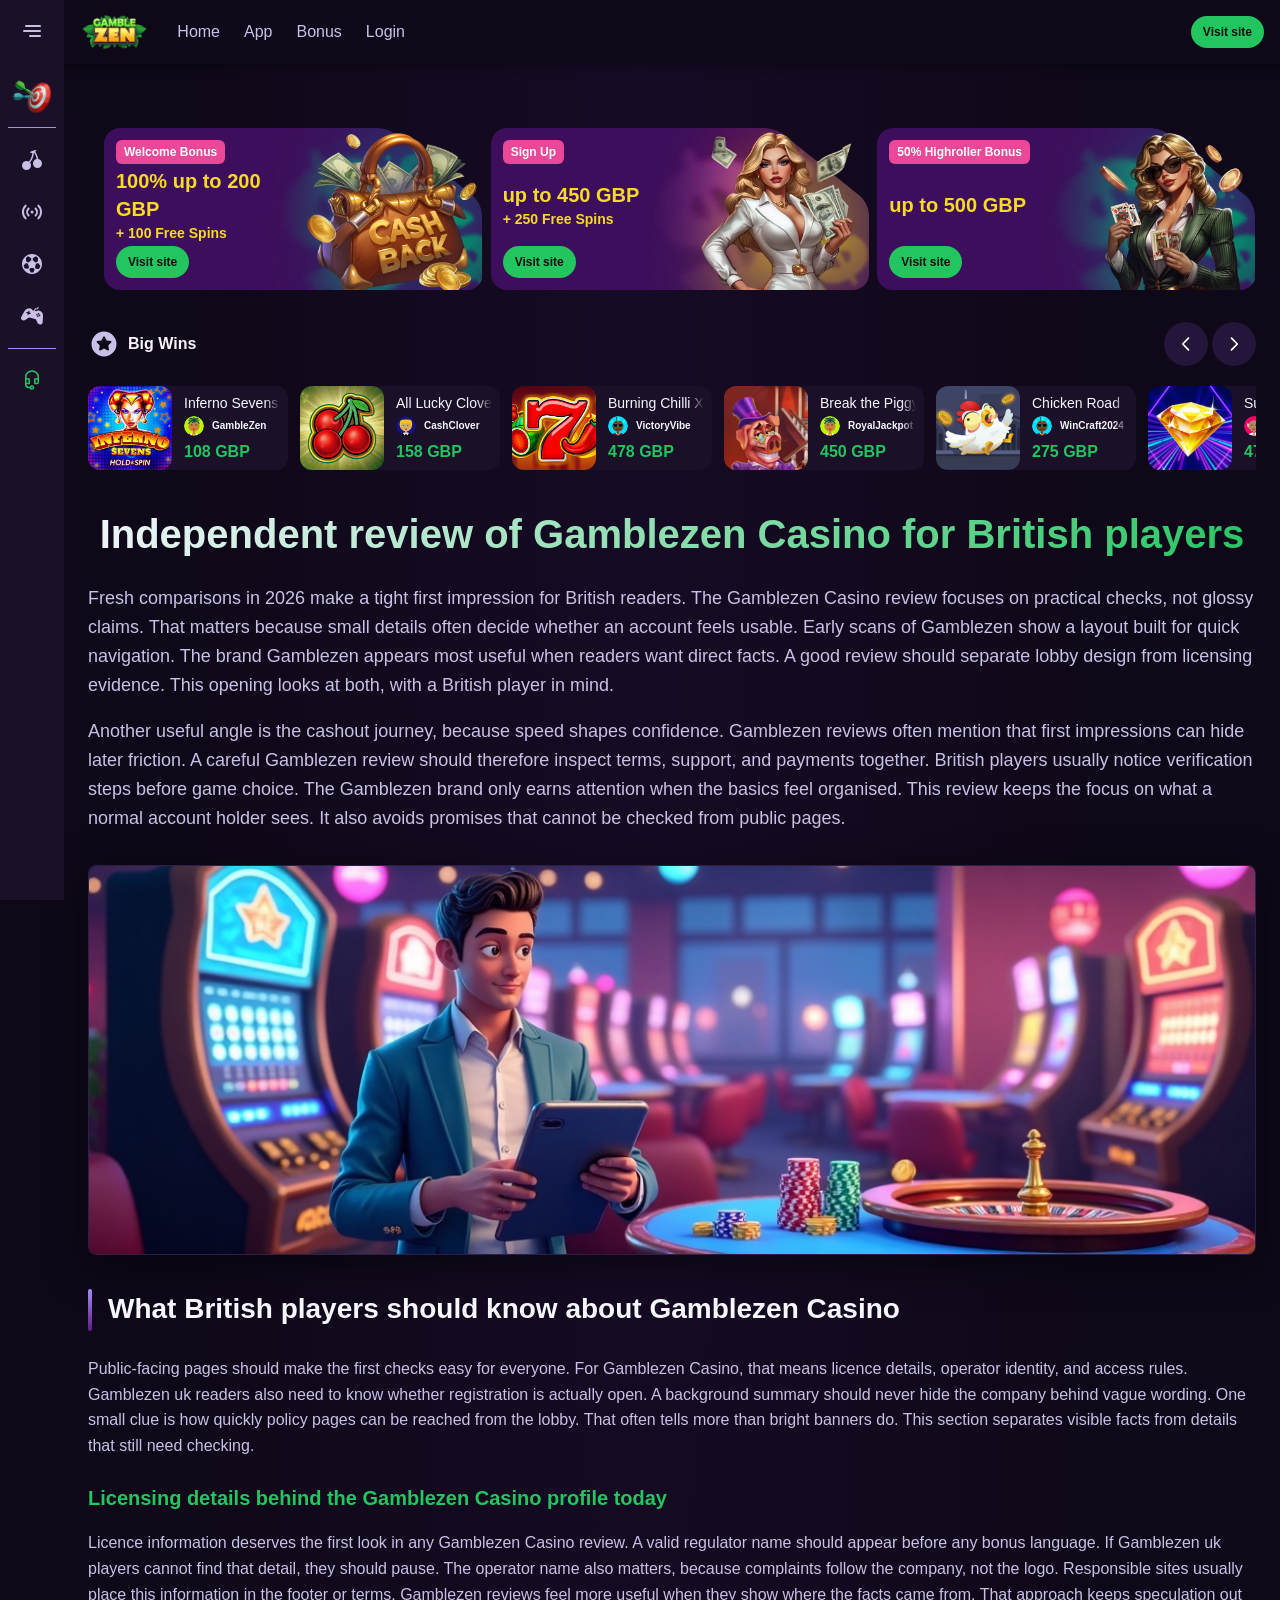
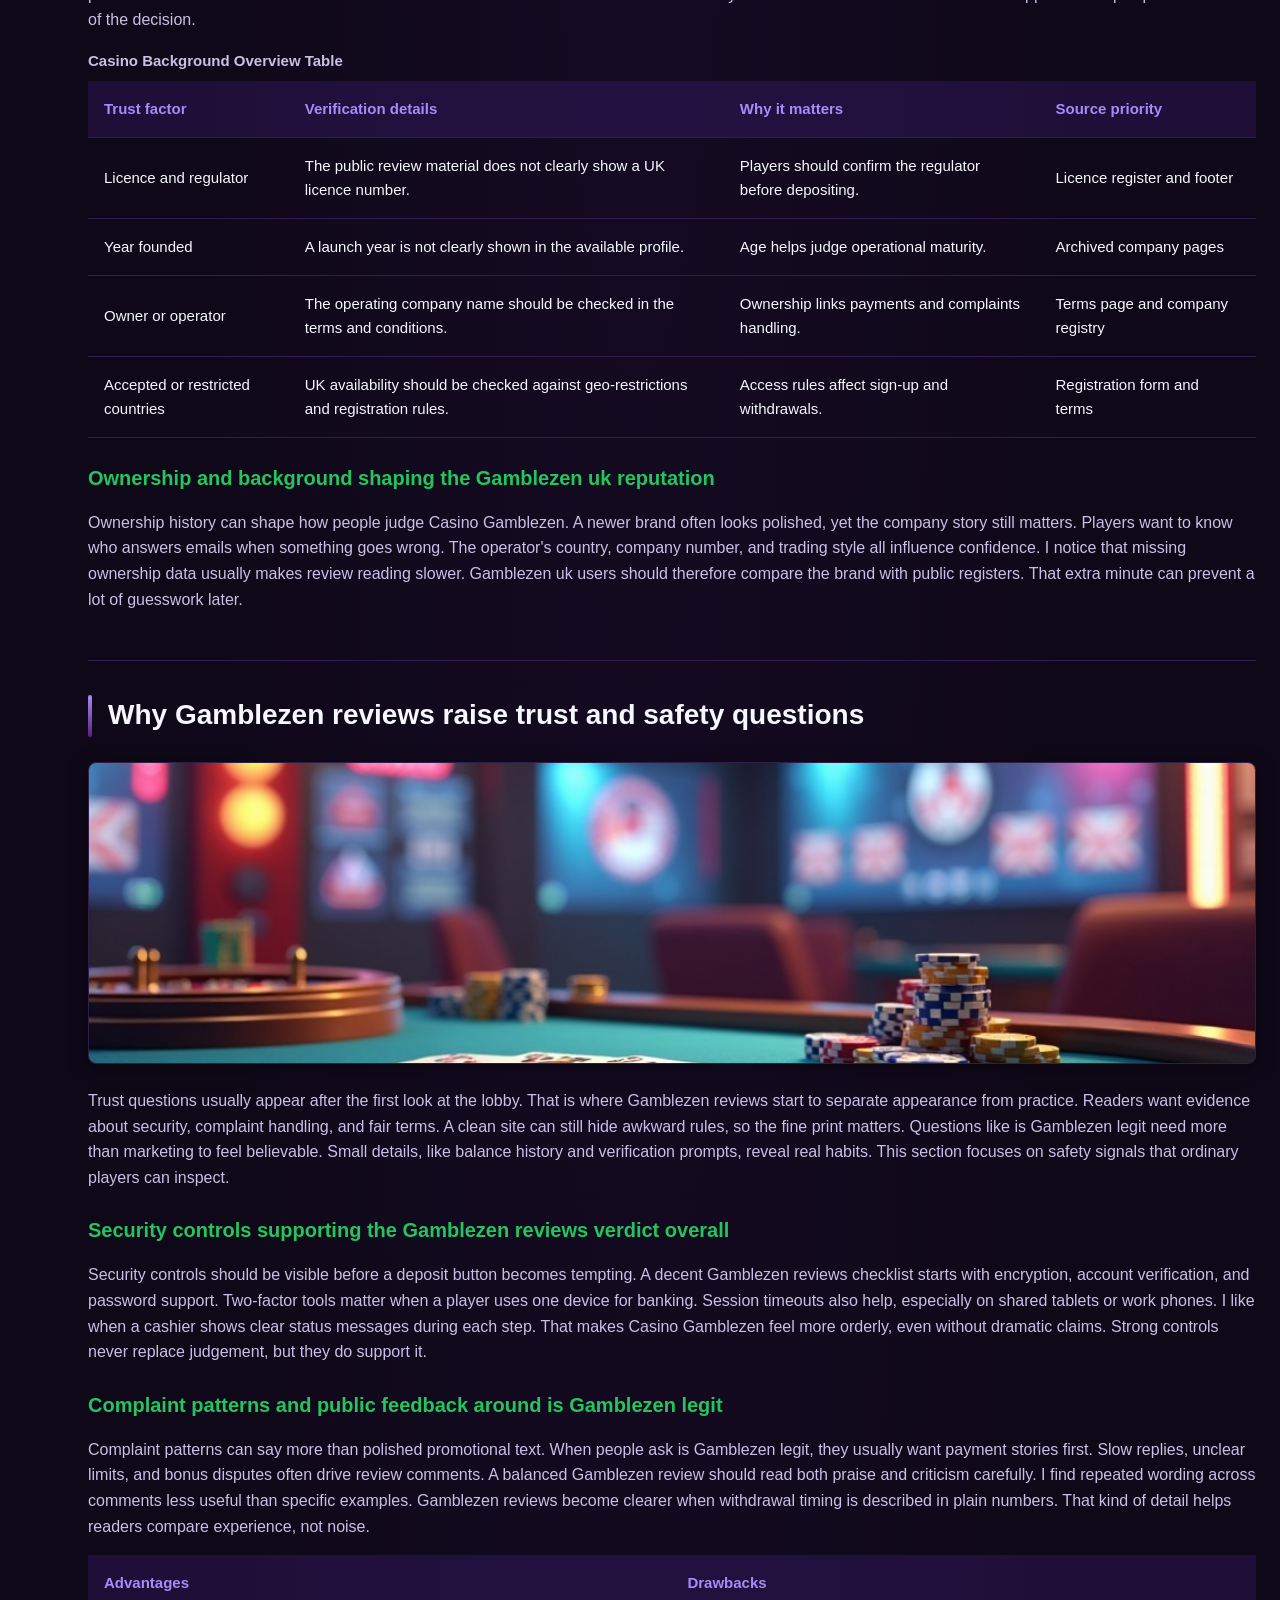
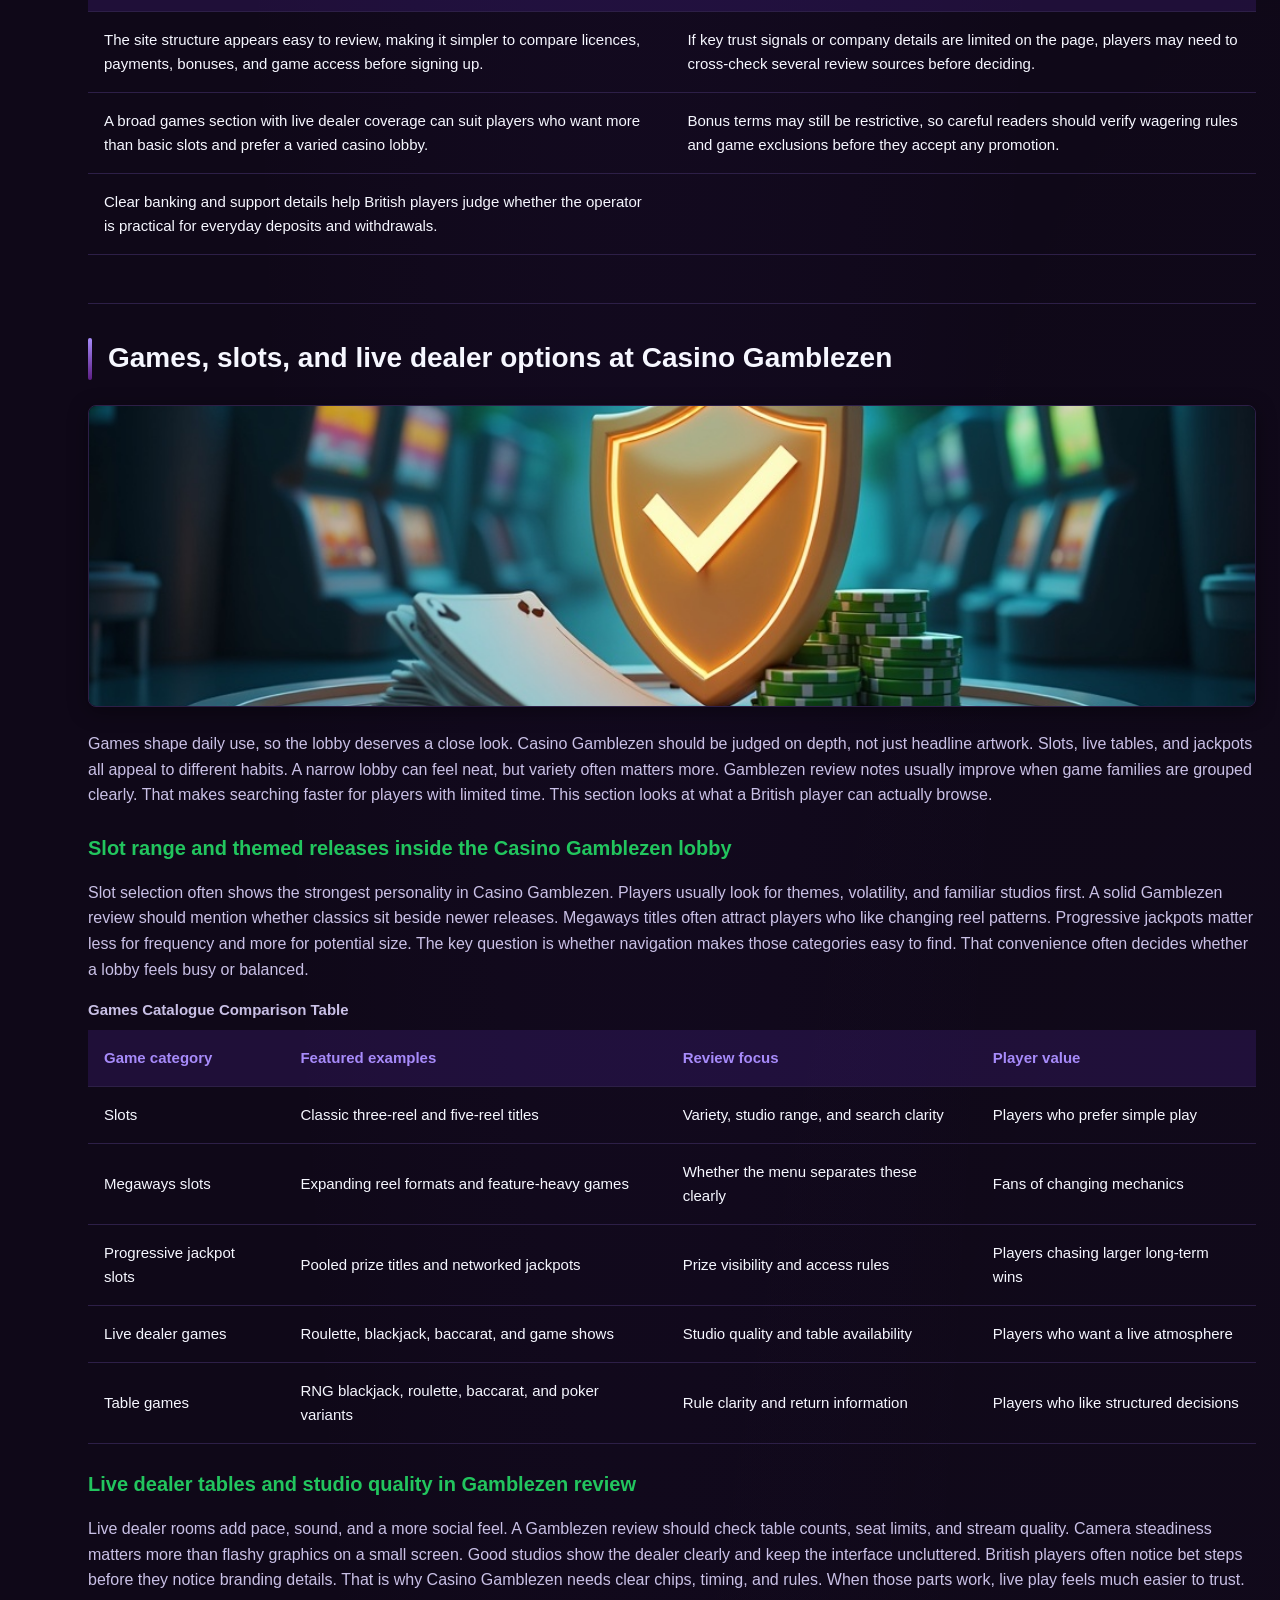
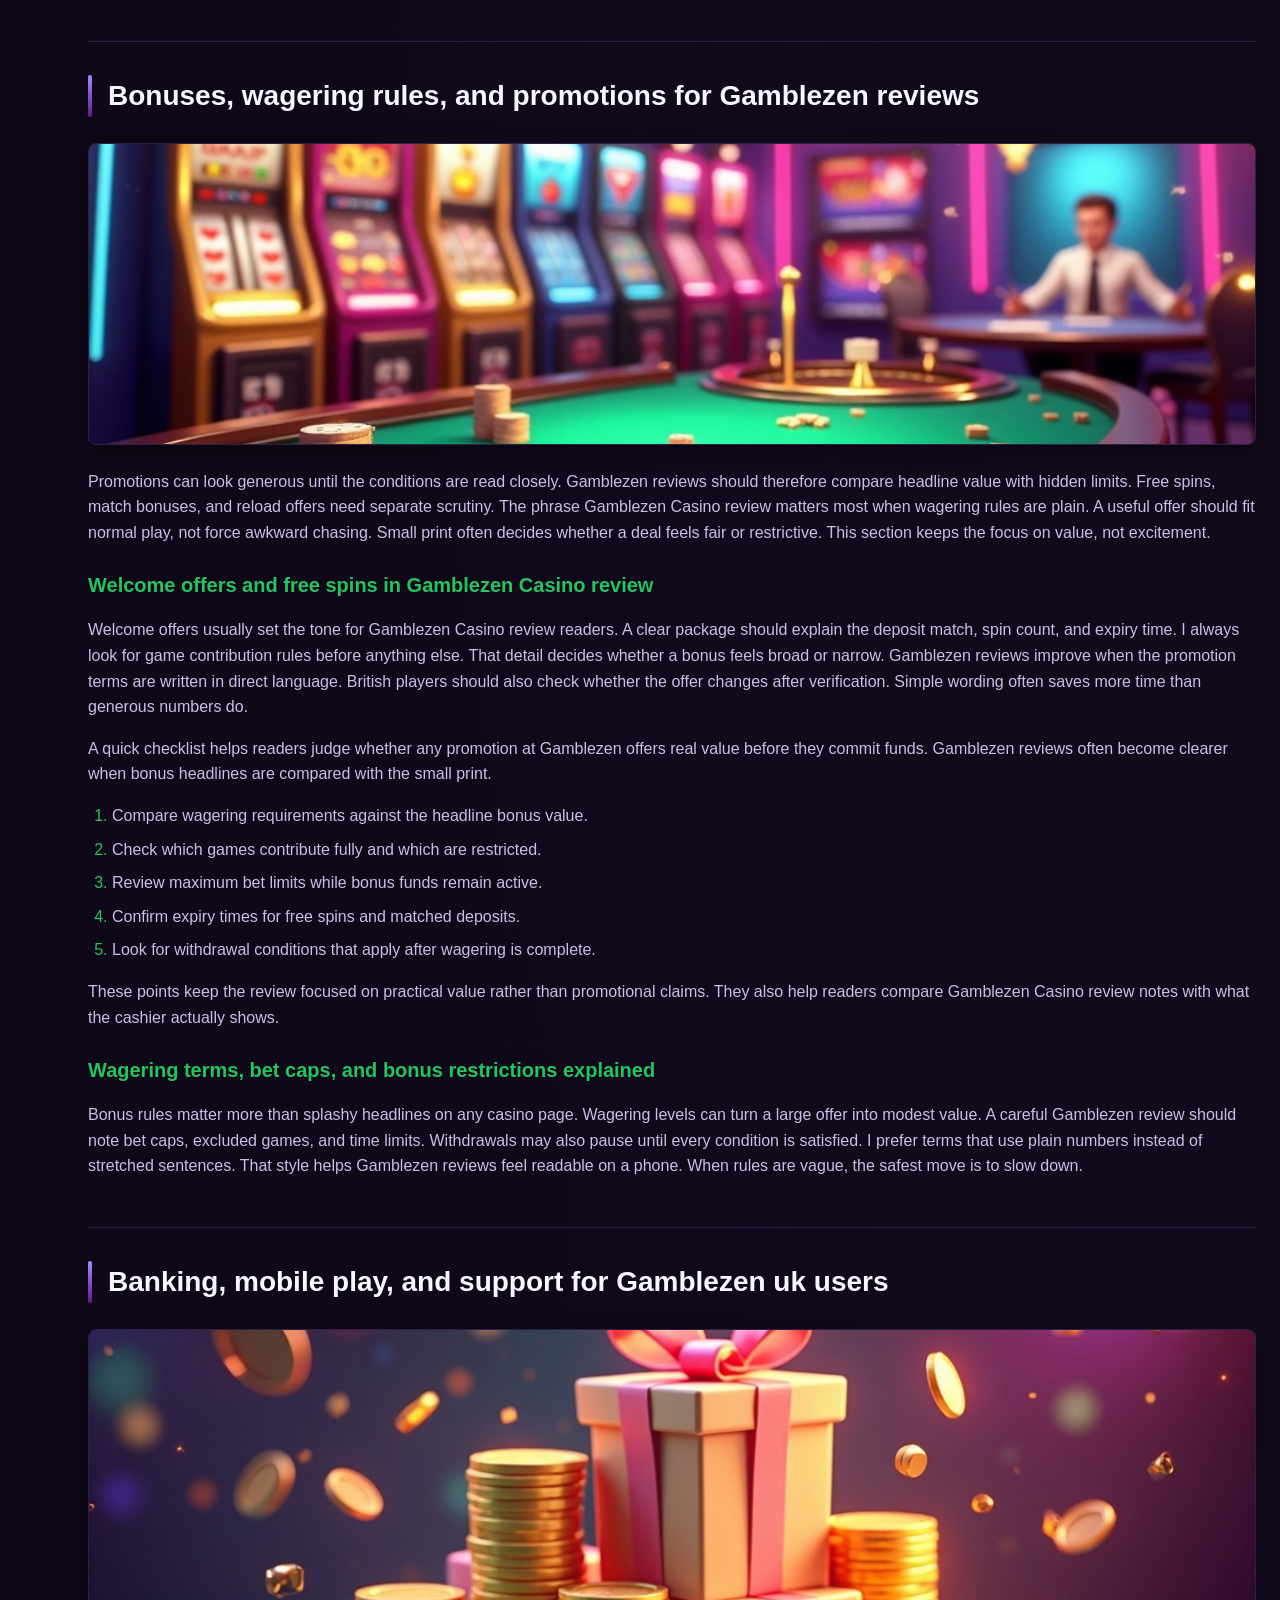
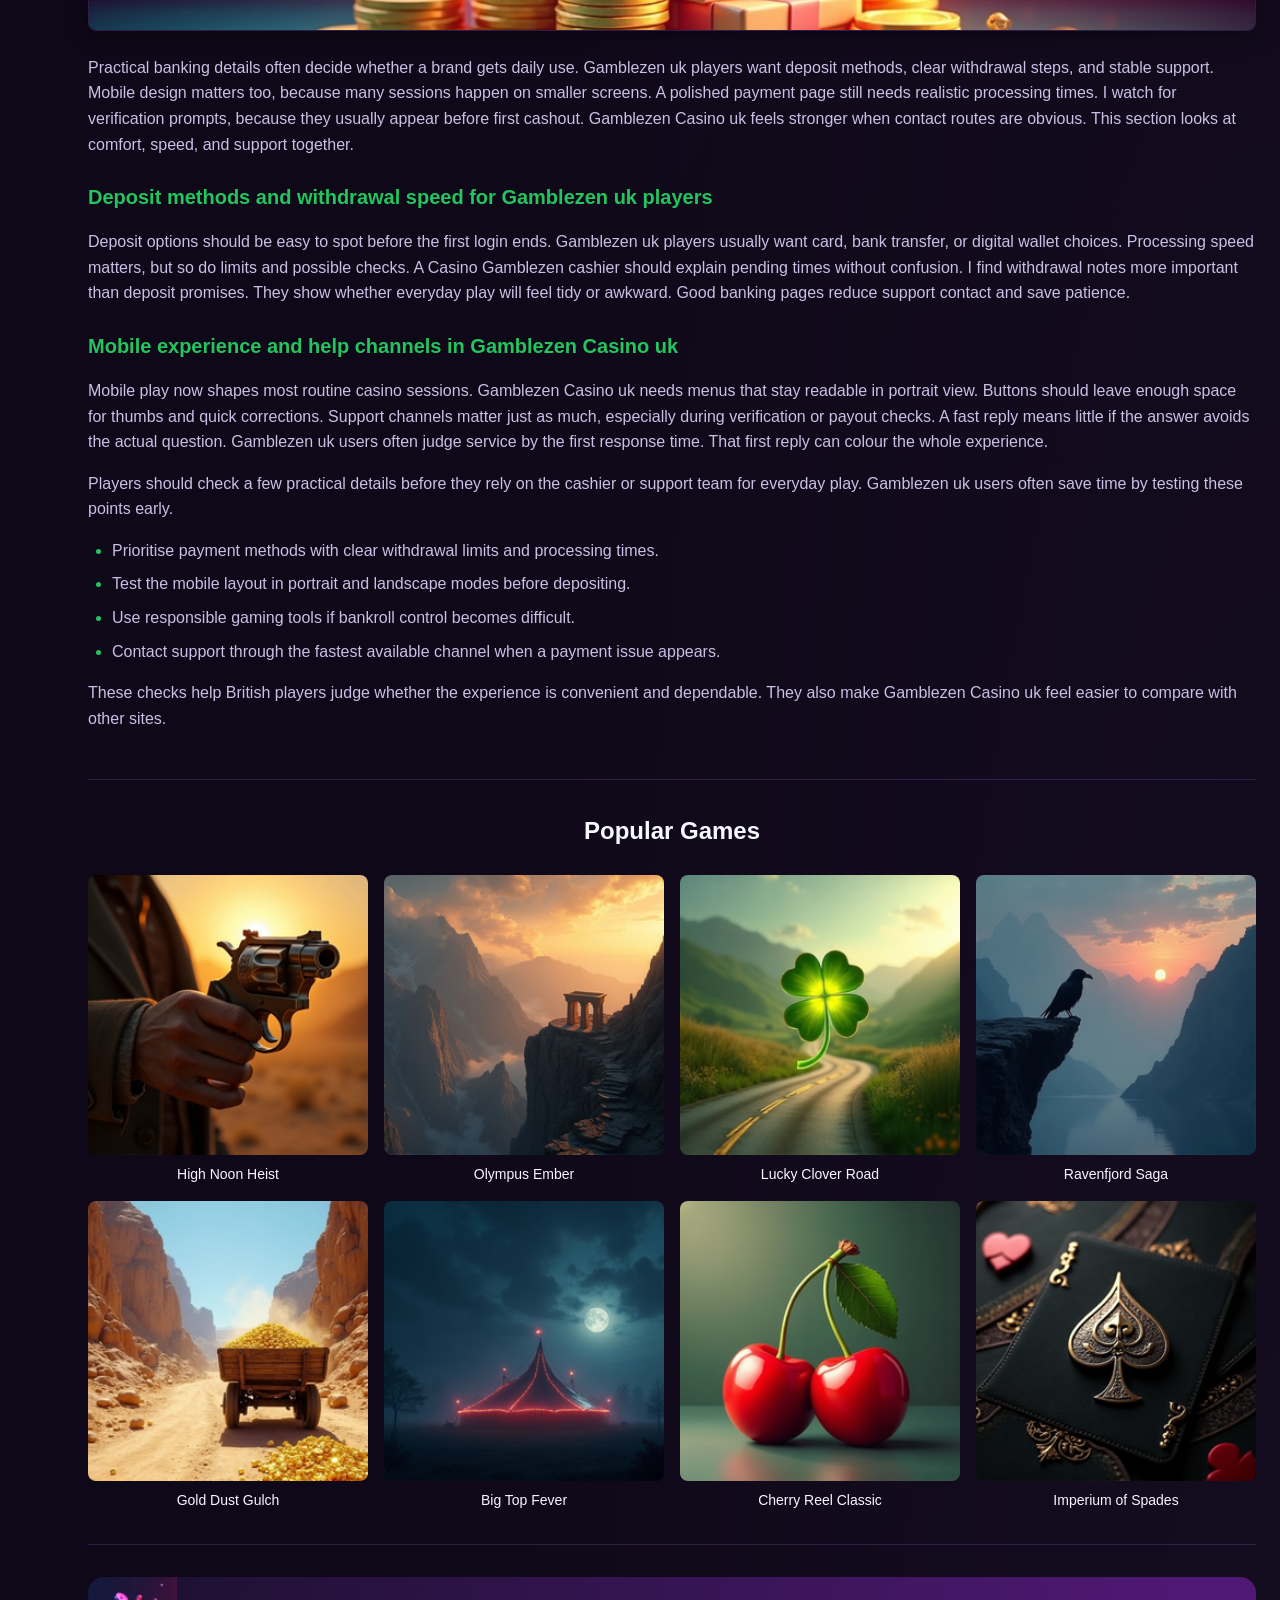
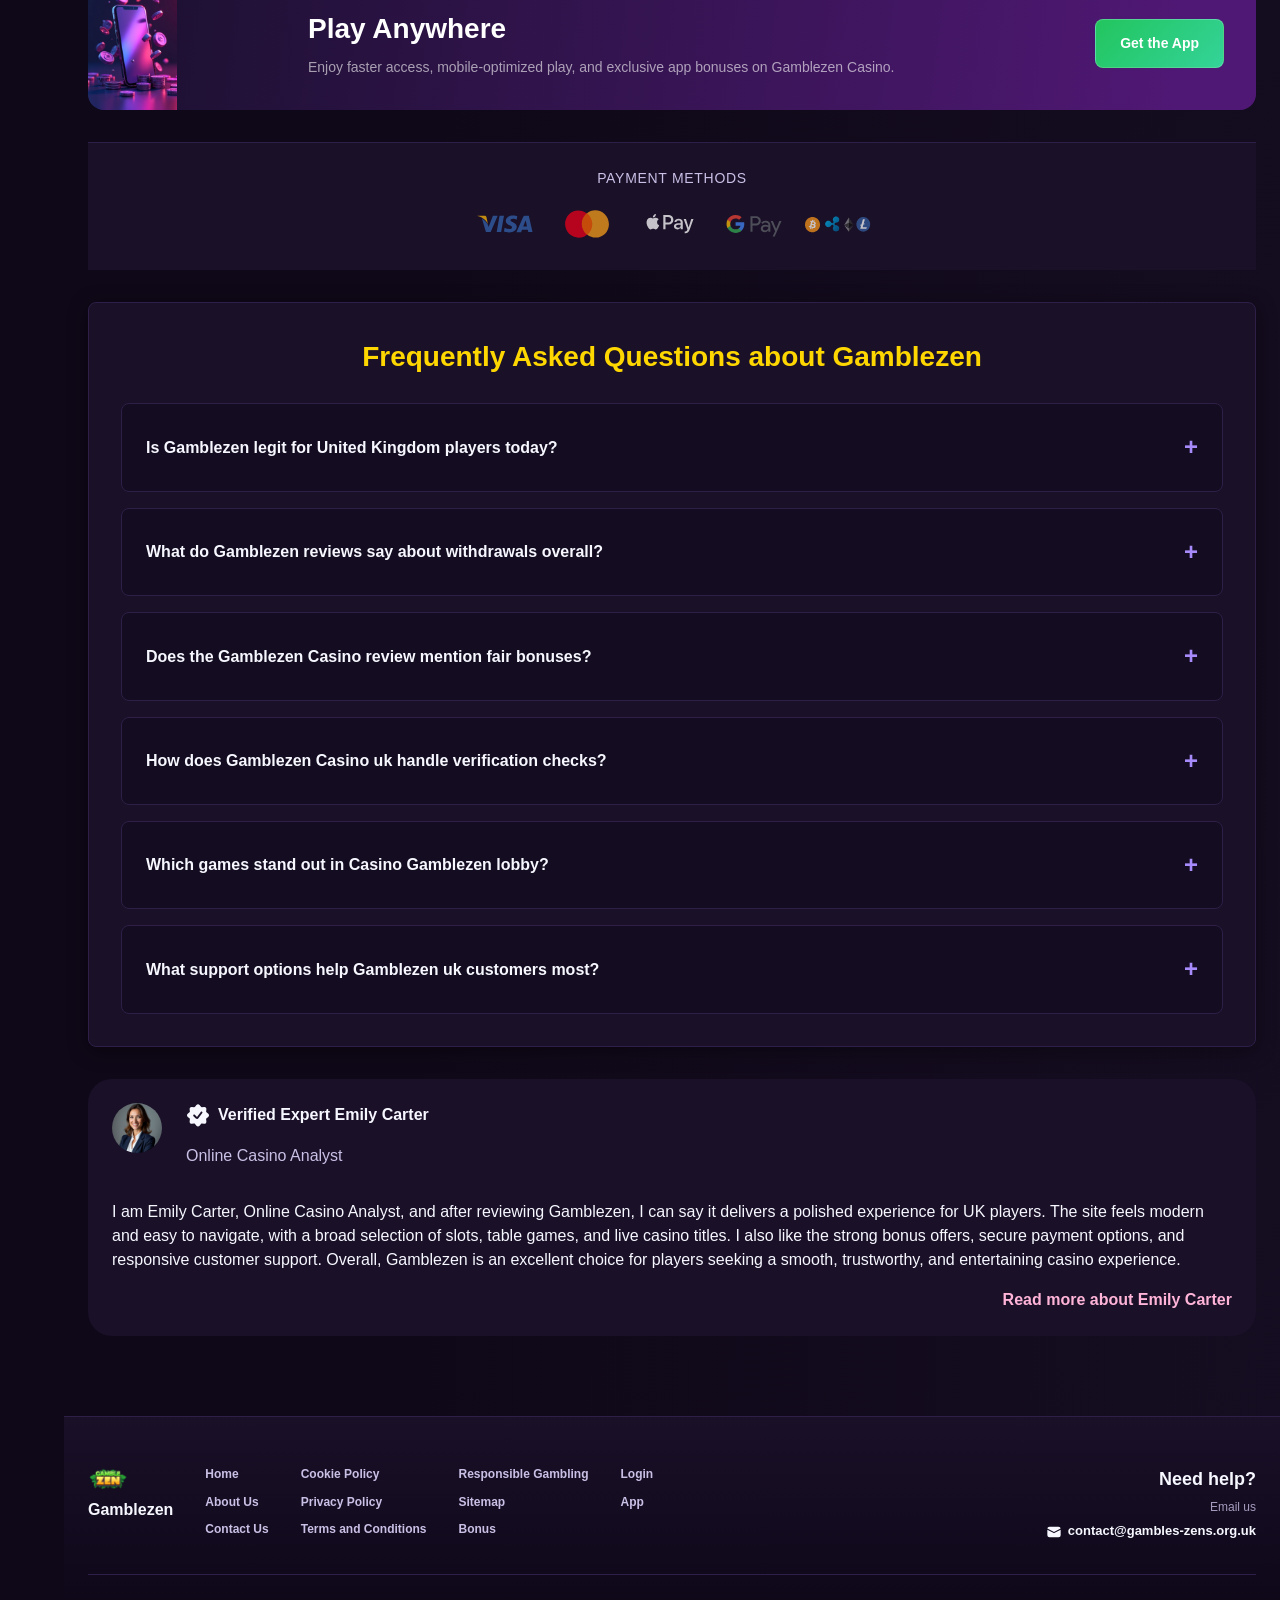
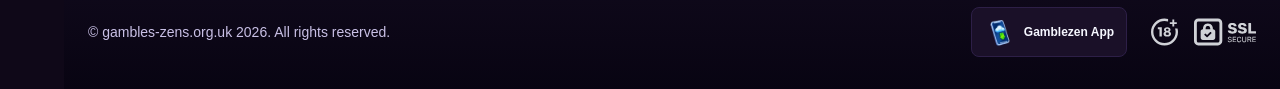
<file: en-GB/index.html>
<!DOCTYPE html>
<html lang="en">
<head>
    <meta charset="UTF-8">
    <meta name="viewport" content="width=device-width, initial-scale=1.0">
    <meta http-equiv="X-UA-Compatible" content="IE=edge">
    <meta name="robots" content="index, follow">
    <meta name="revisit-after" content="7 days">
    <title>Gamblezen - Independent Casino Review for UK Players</title>
    <meta name="title" content="Gamblezen - Independent Casino Review for UK Players">
    <meta name="description" content="Gamblezen 🎰 independent UK review of Casino Gamblezen, with clear trust checks, game details and bank options for British players—read on today for facts.">
    <meta name="keywords" content="Gamblezen uk, is Gamblezen legit, Gamblezen reviews, Gamblezen Casino uk, Casino Gamblezen, Gamblezen Casino review, Gamblezen review, Gamblezen, Gamblezen Casino">

    <link rel="canonical" href="https://thebiomasscentre.co.uk/en-GB/">

    <link rel="icon" type="image/png" sizes="32x32" href="/favicon-32x32.png">

    <meta property="og:title" content="Gamblezen - Independent Casino Review for UK Players">
    <meta property="og:description" content="Gamblezen 🎰 independent UK review of Casino Gamblezen, with clear trust checks, game details and bank options for British players—read on today for facts.">
    <meta property="og:type" content="website">
    <meta property="og:url" content="https://thebiomasscentre.co.uk/">
    <meta property="og:site_name" content="Gamblezen">
    <meta property="og:locale" content="en">
    <meta property="og:image" content="https://thebiomasscentre.co.uk/images/logo.png">

    <meta name="twitter:card" content="summary">
    <meta name="twitter:title" content="Gamblezen - Independent Casino Review for UK Players">
    <meta name="twitter:description" content="Gamblezen 🎰 independent UK review of Casino Gamblezen, with clear trust checks, game details and bank options for British players—read on today for facts.">
    <meta name="twitter:url" content="https://thebiomasscentre.co.uk/">
    <meta name="twitter:image" content="https://thebiomasscentre.co.uk/images/logo.png">

    <link rel="stylesheet" href="/css/style.css">

    <link rel="stylesheet" href="/css/layout.css">

</head>
<body>
    <div class="nav-sidebar-2adfc885 isFull" id="navSidebar">
        <div class="nav-sidebar-content-2adfc885">
            <div class="nav-sidebar-wrapped-2adfc885">
                <div class="nav-sidebar-header-2adfc885">
                    <button class="nav-sidebar-header-toggle-2adfc885" aria-label="Toggle menu">
                        <span class="nav-sidebar-header-wrap-2adfc885">
                            <svg class="m-icon-2adfc885">
                                <use xlink:href="/assets/icons/sidebar/sprites.svg#hamburger-r"/>
                            </svg>
                        </span>
                    </button>
                </div>
                <div class="nav-sidebar-wrapped-content-2adfc885 hideScrollbar-2adfc885">
                    <div class="divider-bottom-2adfc885">
                        <div class="nav-card nav-sidebar-card--wrapped-2adfc885">


                            <a href="/go" class="nav-card__button-2adfc885"
                               title="Activity Hub" rel="noindex nofollow">
                                <img src="/assets/icons/sidebar/missions.webp"
                                     alt="Activity Hub Gamblezen reviews"
                                     title="Activity Hub Gamblezen reviews"
                                     class="nav-card__img-2adfc885">
                            </a>
                        </div>
                    </div>

                        <div class="nav-sidebar-wrapped-item-2adfc885">
                            <a href="/go" title="Casino"
                               class="nav-sidebar-icon-2adfc885" rel="noindex nofollow">
                                <svg class="m-icon-2adfc885">
                                    <use xlink:href="/assets/icons/sidebar/sprites.svg#all-games"/>
                                </svg>
                            </a>
                        </div>
                        <div class="nav-sidebar-wrapped-item-2adfc885">
                            <a href="/go" title="Live Casino"
                               class="nav-sidebar-icon-2adfc885" rel="noindex nofollow">
                                <svg class="m-icon-2adfc885">
                                    <use xlink:href="/assets/icons/sidebar/sprites.svg#live"/>
                                </svg>
                            </a>
                        </div>
                        <div class="nav-sidebar-wrapped-item-2adfc885">
                            <a href="/go" title="Sports"
                               class="nav-sidebar-icon-2adfc885" rel="noindex nofollow">
                                <svg class="m-icon-2adfc885">
                                    <use xlink:href="/assets/icons/sidebar/sprites.svg#sport-soccer"/>
                                </svg>
                            </a>
                        </div>
                        <div class="nav-sidebar-wrapped-item-2adfc885">
                            <a href="/go" title="Esports"
                               class="nav-sidebar-icon-2adfc885" rel="noindex nofollow">
                                <svg class="m-icon-2adfc885">
                                    <use xlink:href="/assets/icons/sidebar/sprites.svg#target-gamepad"/>
                                </svg>
                            </a>
                        </div>

                    <div class="divider-top-2adfc885">
                        <a href="/go" title="Support"
                           class="nav-sidebar-support-wrapped-2adfc885 nav-sidebar-icon-2adfc885" rel="noindex nofollow">
                            <svg class="m-icon-2adfc885">
                                <use xlink:href="/assets/icons/sidebar/sprites.svg#support"/>
                            </svg>
                        </a>
                    </div>
                </div>
            </div>
        </div>
    </div>

    <div class="nav-sidebar-expanded-2adfc885" id="navSidebarExpanded">
        <div class="nav-sidebar-header-2adfc885">
            <button class="nav-sidebar-header-toggle-2adfc885" aria-label="Close menu">
                <span class="nav-sidebar-header-wrap-2adfc885">
                    <svg class="m-icon-2adfc885">
                        <use xlink:href="/assets/icons/sidebar/sprites.svg#cross"/>
                    </svg>
                </span>
            </button>
                <a href="/en-GB/" class="nav-logo-2adfc885 nav-sidebar-header-logo-2adfc885" title="Gamblezen">
                    <img src="/images/logo.png" alt="Gamblezen" title="Gamblezen">
                </a>
        </div>
        <div class="nav-sidebar-expanded-content-2adfc885">
            <div class="nav-sidebar-expanded-scrollY-2adfc885 hideScrollbar-2adfc885 nav-sidebar-expanded--gap-2adfc885">
                <div class="nav-sidebar-expanded-cards-2adfc885">


                        <div class="nav-card nav-sidebar-card-2adfc885">
                            <a href="/go" class="nav-card__button-2adfc885"
                               title="Bonus Hub" rel="noindex nofollow">
                                <img src="/assets/icons/sidebar/bonus.webp" alt="Bonus Hub Gamblezen"
                                     title="Bonus Hub Gamblezen" class="nav-card__img-2adfc885">
                                <span class="nav-card__title-2adfc885">Bonus Hub</span>
                            </a>
                        </div>


                        <div class="nav-card nav-sidebar-card-2adfc885">
                            <a href="/go" class="nav-card__button-2adfc885"
                               title="Activity Hub" rel="noindex nofollow">
                                <img src="/assets/icons/sidebar/missions.webp" alt="Activity Hub Gamblezen reviews"
                                     title="Activity Hub Gamblezen reviews" class="nav-card__img-2adfc885">
                                <span class="nav-card__title-2adfc885">Activity Hub</span>
                            </a>
                        </div>

                    <div class="nav-sidebar-cards-grid-2adfc885">


                            <div class="nav-card nav-sidebar-card-2adfc885">
                                <a href="/go" class="nav-card__button-2adfc885"
                                   title="Wheel" rel="noindex nofollow">
                                    <img src="/assets/icons/sidebar/wheel.gif" alt="Wheel Gamblezen Casino uk"
                                         title="Wheel Gamblezen Casino uk" class="nav-card__img-2adfc885">
                                    <span class="nav-card__title-2adfc885">Wheel</span>
                                </a>
                            </div>


                            <div class="nav-card nav-sidebar-card-2adfc885">
                                <a href="/go" class="nav-card__button-2adfc885"
                                   title="Loyalty" rel="noindex nofollow">
                                    <img src="/assets/icons/sidebar/loyalty.webp" alt="Loyalty Gamblezen uk"
                                         title="Loyalty Gamblezen uk" class="nav-card__img-2adfc885">
                                    <span class="nav-card__title-2adfc885">Loyalty</span>
                                </a>
                            </div>


                            <div class="nav-card nav-sidebar-card-2adfc885">
                                <a href="/go" class="nav-card__button-2adfc885"
                                   title="Cashback" rel="noindex nofollow">
                                    <img src="/assets/icons/sidebar/cashback.webp" alt="Cashback Gamblezen reviews"
                                         title="Cashback Gamblezen reviews" class="nav-card__img-2adfc885">
                                    <span class="nav-card__title-2adfc885">Cashback</span>
                                </a>
                            </div>


                            <div class="nav-card nav-sidebar-card-2adfc885">
                                <a href="/go" class="nav-card__button-2adfc885"
                                   title="VIP Club" rel="noindex nofollow">
                                    <img src="/assets/icons/sidebar/vipclub.webp" alt="VIP Club Gamblezen uk"
                                         title="VIP Club Gamblezen uk" class="nav-card__img-2adfc885">
                                    <span class="nav-card__title-2adfc885">VIP Club</span>
                                </a>
                            </div>


                            <div class="nav-card nav-sidebar-card-2adfc885">
                                <a href="/go" class="nav-card__button-2adfc885"
                                   title="Promotions" rel="noindex nofollow">
                                    <img src="/assets/icons/sidebar/promotions.webp" alt="Promotions Gamblezen review"
                                         title="Promotions Gamblezen review" class="nav-card__img-2adfc885">
                                    <span class="nav-card__title-2adfc885">Promotions</span>
                                </a>
                            </div>
                    </div>
                </div>

                <ul class="nav-sidebar-items-2adfc885 nav-sidebar-expanded-items-2adfc885">
                        <li class="nav-sidebar-items-item">
                            <a href="/go" class="nav-sidebar-items-dropdown"
                               title="Casino" rel="noindex nofollow">
                                <div class="nav-sidebar-items-title-2adfc885 nav-sidebar-items-title--light-2adfc885">
                                    <div class="m-icon-container-2adfc885 nav-sidebar-item-icon-2adfc885">
                                        <svg class="m-icon-2adfc885">
                                            <use xlink:href="/assets/icons/sidebar/sprites.svg#all-games"/>
                                        </svg>
                                    </div>
                                    <span>Casino</span>
                                </div>
                            </a>
                        </li>
                        <li class="nav-sidebar-items-item">
                            <a href="/go" class="nav-sidebar-items-dropdown"
                               title="Live Casino" rel="noindex nofollow">
                                <div class="nav-sidebar-items-title-2adfc885 nav-sidebar-items-title--light-2adfc885">
                                    <div class="m-icon-container-2adfc885 nav-sidebar-item-icon-2adfc885">
                                        <svg class="m-icon-2adfc885">
                                            <use xlink:href="/assets/icons/sidebar/sprites.svg#live"/>
                                        </svg>
                                    </div>
                                    <span>Live Casino</span>
                                </div>
                            </a>
                        </li>
                        <li class="nav-sidebar-items-item">
                            <a href="/go" class="nav-sidebar-items-dropdown"
                               title="Sports" rel="noindex nofollow">
                                <div class="nav-sidebar-items-title-2adfc885 nav-sidebar-items-title--light-2adfc885">
                                    <div class="m-icon-container-2adfc885 nav-sidebar-item-icon-2adfc885">
                                        <svg class="m-icon-2adfc885">
                                            <use xlink:href="/assets/icons/sidebar/sprites.svg#sport-soccer"/>
                                        </svg>
                                    </div>
                                    <span>Sports</span>
                                </div>
                            </a>
                        </li>
                        <li class="nav-sidebar-items-item">
                            <a href="/go" class="nav-sidebar-items-dropdown"
                               title="Esports" rel="noindex nofollow">
                                <div class="nav-sidebar-items-title-2adfc885 nav-sidebar-items-title--light-2adfc885">
                                    <div class="m-icon-container-2adfc885 nav-sidebar-item-icon-2adfc885">
                                        <svg class="m-icon-2adfc885">
                                            <use xlink:href="/assets/icons/sidebar/sprites.svg#target-gamepad"/>
                                        </svg>
                                    </div>
                                    <span>Esports</span>
                                </div>
                            </a>
                        </li>
                </ul>

                <ul class="nav-sidebar-items-2adfc885 nav-sidebar-expanded-items-2adfc885 flex-1-2adfc885"></ul>

                <div class="nav-sidebar-expanded-support-2adfc885">
                    <div class="nav-sidebar-expanded-support-help-2adfc885">
                        <a href="/go" title="Support"
                           class="m-button-2adfc885 m-button--success-2adfc885 m-button--m-2adfc885 nav-sidebar-support-2adfc885"
                           rel="noindex nofollow">
                            <div class="m-button-content-2adfc885">
                                <svg class="m-icon-2adfc885">
                                    <use xlink:href="/assets/icons/sidebar/sprites.svg#support"/>
                                </svg>
                                Support
                            </div>
                        </a>
                    </div>
                </div>

                <div class="nav-sidebar-expanded-app-links-2adfc885">
                    <a href="/go" class="footer-app-button-2adfc885"
                       title="Gamblezen App" rel="noindex nofollow">
                        <img class="footer-app-button-image-2adfc885"
                             alt="Gamblezen App"
                             title="Gamblezen App"
                             src="/assets/icons/mobile/app-button-icon.webp">
                        <div class="footer-app-button-text-2adfc885">
                            <p class="m-text-2adfc885 m-fs12-2adfc885 m-fw700-2adfc885 m-lh160-2adfc885 footer-app-button-title-2adfc885">Gamblezen App</p>
                            <p class="m-text-2adfc885 m-fs10-2adfc885 m-fw500-2adfc885 m-lh160-2adfc885 footer-app-button-description-2adfc885"
                               style="color: #ffffff;">Install our app</p>
                        </div>
                    </a>
                </div>
            </div>
        </div>
    </div>

    <div class="bottom-overlays-2adfc885">
        <div class="bottom-action-buttons-2adfc885 bottom-overlays__action-buttons-2adfc885">
            <div class="bottom-communication-button-2adfc885">
                <button class="m-button-2adfc885 m-gradient-border m-button--secondary-2adfc885 m-button--m-2adfc885 scroll-top-btn-2adfc885"
                        aria-label="Scroll to top" title="Scroll to top">
                    <div class="m-icon-container-2adfc885">
                        <span class="scroll-top-arrow-2adfc885">&uarr;</span>
                    </div>
                </button>
            </div>
        </div>

        <nav class="mobile-nav-2adfc885" aria-label="Mobile navigation">
            <div class="mobile-nav-wrap-2adfc885">
                <a href="/go" title="Casino"
                   rel="noindex nofollow" target="_blank">
                    <div class="mobile-nav-item-2adfc885">
                        <div class="mobile-nav-item__icon-wrap-2adfc885">
                            <svg class="m-icon-2adfc885 m-icon-loadable mobile-nav-item__icon-2adfc885">
                                <use xlink:href="/assets/icons/sidebar/sprites.svg#all-games"/>
                            </svg>
                        </div>
                        <p class="m-text-2adfc885 m-fs10-2adfc885 m-fw600-2adfc885 m-lh160-2adfc885 m-text-center-2adfc885 mobile-nav-item__text-2adfc885">Casino</p>
                    </div>
                </a>

                <a href="/go" title="Sports"
                   rel="noindex nofollow" target="_blank">
                    <div class="mobile-nav-item-2adfc885">
                        <div class="mobile-nav-item__icon-wrap-2adfc885">
                            <svg class="m-icon-2adfc885 m-icon-loadable mobile-nav-item__icon-2adfc885">
                                <use xlink:href="/assets/icons/sidebar/sprites.svg#sport-soccer"/>
                            </svg>
                        </div>
                        <p class="m-text-2adfc885 m-fs10-2adfc885 m-fw600-2adfc885 m-lh160-2adfc885 m-text-center-2adfc885 mobile-nav-item__text-2adfc885">Sports</p>
                    </div>
                </a>

                <div class="mobile-nav-item-2adfc885">
                    <a href="/go"
                       class="m-button-2adfc885 m-gradient-border m-button--primary-2adfc885 m-button--m-2adfc885 mobile-nav-item__icon-wrap-2adfc885"
                       title="Visit site"
                       rel="noindex nofollow" target="_blank">
                        <div class="m-button-content-2adfc885">
                            <svg class="m-icon-2adfc885 m-icon-loadable mobile-nav-item__icon-2adfc885">
                                <use xlink:href="/assets/icons/sidebar/sprites.svg#person"/>
                            </svg>
                        </div>
                    </a>
                    <p class="m-text-2adfc885 m-fs10-2adfc885 m-fw600-2adfc885 m-lh160-2adfc885 m-text-center-2adfc885 mobile-nav-item__text-2adfc885">Visit site</p>
                </div>

                <a href="/go" title="Bonus Hub"
                   rel="noindex nofollow" target="_blank">
                    <div class="mobile-nav-item-2adfc885">
                        <div class="mobile-nav-item__icon-wrap-2adfc885">
                            <svg class="m-icon-2adfc885 m-icon-loadable mobile-nav-item__icon-2adfc885">
                                <use xlink:href="/assets/icons/sidebar/sprites.svg#gift"/>
                            </svg>
                        </div>
                        <p class="m-text-2adfc885 m-fs10-2adfc885 m-fw600-2adfc885 m-lh160-2adfc885 m-text-center-2adfc885 mobile-nav-item__text-2adfc885">Bonus Hub</p>
                    </div>
                </a>

                <a href="/go" title="Activity Hub"
                   rel="noindex nofollow" target="_blank">
                    <div class="mobile-nav-item-2adfc885">
                        <div class="mobile-nav-item__icon-wrap-2adfc885">
                            <svg class="m-icon-2adfc885 m-icon-loadable mobile-nav-item__icon-2adfc885">
                                <use xlink:href="/assets/icons/sidebar/sprites.svg#activities"/>
                            </svg>
                        </div>
                        <p class="m-text-2adfc885 m-fs10-2adfc885 m-fw600-2adfc885 m-lh160-2adfc885 m-text-center-2adfc885 mobile-nav-item__text-2adfc885">Activity Hub</p>
                    </div>
                </a>
            </div>
        </nav>
    </div>


    <div class="site-wrapper-2adfc885 with-sidebar-2adfc885">
<nav class="main-nav-2adfc885">
    <div class="main-nav-content-2adfc885">
        <div class="main-nav-content-left-2adfc885">
            <button class="main-nav-content-toggle-2adfc885 nav-sidebar-header-toggle-2adfc885" aria-label="Toggle menu" aria-expanded="false">
                <svg class="m-icon-2adfc885 m-icon-loadable">
                    <use xlink:href="/assets/icons/sidebar/sprites.svg#hamburger"/>
                </svg>
            </button>

            <a href="/en-GB/" class="nav-logo-2adfc885 main-nav-logo-2adfc885" title="Gamblezen">
                <img src="/images/logo.png" alt="Gamblezen" title="Gamblezen">
            </a>
        </div>

        <div class="main-nav-content-center-2adfc885">
            <a href="/en-GB/" class="nav-link-2adfc885" title="Home">Home</a>
            <a href="/app/" class="nav-link-2adfc885" title="App">App</a>
            <a href="/bonus/" class="nav-link-2adfc885" title="Bonus">Bonus</a>
            <a href="/login/" class="nav-link-2adfc885" title="Login">Login</a>
        </div>

        <div class="main-nav-content-auth-2adfc885">
            <a class="m-button-2adfc885 m-gradient-border m-button--primary-2adfc885 m-button--s-2adfc885"
               href="/go" title="Visit site"
               rel="noindex nofollow" target="_blank">
                <div class="m-button-content-2adfc885">Visit site</div>
            </a>
        </div>
    </div>
</nav>
        <main class="main-content-2adfc885">
<article class="page-content-2adfc885">
    <div class="container-2adfc885">


<section class="lobby-banners-2adfc885">
    <div class="lobby-slider-2adfc885" style="--max-slide-width:auto;--bp-xxxl-plus:33.3333%;--slides-xxxl-plus:3;--bp-xxxl:33.3333%;--slides-xxxl:3;--bp-xxl:33.3333%;--slides-xxl:3;--bp-xl-2:33.3333%;--slides-xl-2:3;--bp-xl:100%;--slides-xl:1;--bp-l:100%;--slides-l:1;--bp-m:100%;--slides-m:1;--bp-s:100%;--slides-s:1;--bp-xs:100%;--slides-xs:1;--bp-xxs:100%;--slides-xxs:1;">
        <div class="lobby-slider__scroll-wrap-2adfc885">
            <div class="lobby-slider__scroll-box-2adfc885">
                <div class="lobby-slider__slide-2adfc885">
                    <div class="lobby-slider__slide-content-2adfc885">
                        <div class="lobby-banners__banner">
                            <div class="lobby-banner-2adfc885">
                                <div class="lobby-banner-picture-2adfc885 lobby-banner__image-2adfc885">
                                    <picture class="banner-picture-2adfc885">
                                        <img src="/assets/banners/playjonny.webp" alt="Welcome Bonus is Gamblezen legit" title="Welcome Bonus is Gamblezen legit" fetchpriority="high" loading="eager" decoding="async">
                                    </picture>
                                </div>
                                <div class="lobby-banner__content-2adfc885">
                                    <div class="lobby-badge-2adfc885 lobby-badge--secondary-2adfc885 lobby-badge--m-2adfc885">
                                        <div class="lobby-badge-content-2adfc885">
                                            <div class="lobby-badge-text-2adfc885">Welcome Bonus</div>
                                        </div>
                                    </div>
                                    <div class="lobby-banner__text-2adfc885">
                                        <p class="lobby-banner-text-2adfc885 lobby-banner-text--header-2adfc885" style="color:var(--color-at400);">
                                            100% up to 200 GBP
                                        </p>
                                        <p class="lobby-banner-text-2adfc885 lobby-banner-text--body-2adfc885" style="color:var(--color-at400);">
                                            + 100 Free Spins
                                        </p>
                                    </div>
                                    <a href="/go" rel="noindex nofollow" target="_blank" class="lobby-btn-2adfc885 lobby-btn--primary-2adfc885 lobby-btn--s-2adfc885" title="Welcome Bonus Visit site">
                                        <div class="lobby-btn-content-2adfc885">Visit site</div>
                                    </a>
                                </div>
                            </div>
                        </div>
                    </div>
                </div>
                <div class="lobby-slider__slide-2adfc885">
                    <div class="lobby-slider__slide-content-2adfc885">
                        <div class="lobby-banners__banner">
                            <div class="lobby-banner-2adfc885">
                                <div class="lobby-banner-picture-2adfc885 lobby-banner__image-2adfc885">
                                    <picture class="banner-picture-2adfc885">
                                        <img src="/assets/banners/play-jonny-casino.webp" alt="Sign Up Casino Gamblezen" title="Sign Up Casino Gamblezen" loading="lazy" fetchpriority="low" decoding="async">
                                    </picture>
                                </div>
                                <div class="lobby-banner__content-2adfc885">
                                    <div class="lobby-badge-2adfc885 lobby-badge--secondary-2adfc885 lobby-badge--m-2adfc885">
                                        <div class="lobby-badge-content-2adfc885">
                                            <div class="lobby-badge-text-2adfc885">Sign Up</div>
                                        </div>
                                    </div>
                                    <div class="lobby-banner__text-2adfc885">
                                        <p class="lobby-banner-text-2adfc885 lobby-banner-text--header-2adfc885" style="color:var(--color-at400);">
                                            up to 450 GBP
                                        </p>
                                        <p class="lobby-banner-text-2adfc885 lobby-banner-text--body-2adfc885" style="color:var(--color-at400);">
                                            + 250 Free Spins
                                        </p>
                                    </div>
                                    <a href="/go" rel="noindex nofollow" target="_blank" class="lobby-btn-2adfc885 lobby-btn--primary-2adfc885 lobby-btn--s-2adfc885" title="Sign Up Visit site">
                                        <div class="lobby-btn-content-2adfc885">Visit site</div>
                                    </a>
                                </div>
                            </div>
                        </div>
                    </div>
                </div>
                <div class="lobby-slider__slide-2adfc885">
                    <div class="lobby-slider__slide-content-2adfc885">
                        <div class="lobby-banners__banner">
                            <div class="lobby-banner-2adfc885">
                                <div class="lobby-banner-picture-2adfc885 lobby-banner__image-2adfc885">
                                    <picture class="banner-picture-2adfc885">
                                        <img src="/assets/banners/play-jonny.webp" alt="50% Highroller Bonus Gamblezen Casino uk" title="50% Highroller Bonus Gamblezen Casino uk" loading="lazy" fetchpriority="low" decoding="async">
                                    </picture>
                                </div>
                                <div class="lobby-banner__content-2adfc885">
                                    <div class="lobby-badge-2adfc885 lobby-badge--secondary-2adfc885 lobby-badge--m-2adfc885">
                                        <div class="lobby-badge-content-2adfc885">
                                            <div class="lobby-badge-text-2adfc885">50% Highroller Bonus</div>
                                        </div>
                                    </div>
                                    <div class="lobby-banner__text-2adfc885">
                                        <p class="lobby-banner-text-2adfc885 lobby-banner-text--header-2adfc885" style="color:var(--color-at400);">
                                            up to 500 GBP
                                        </p>
                                    </div>
                                    <a href="/go" rel="noindex nofollow" target="_blank" class="lobby-btn-2adfc885 lobby-btn--primary-2adfc885 lobby-btn--s-2adfc885" title="50% Highroller Bonus Visit site">
                                        <div class="lobby-btn-content-2adfc885">Visit site</div>
                                    </a>
                                </div>
                            </div>
                        </div>
                    </div>
                </div>
            </div>
        </div>
    </div>
</section>

<section class="recent-big-wins-section-2adfc885">
    <div class="recent-big-wins-slider-2adfc885"
         data-asset-pools='{"avatar_files": ["40x40.0.webp", "40x40.1.webp", "40x40.2.webp", "40x40.3.webp", "40x40.4.webp", "40x40.5.webp", "40x40.6.webp", "40x40.7.webp", "40x40.8.webp", "40x40.9.webp", "40x40.10.webp", "40x40.11.webp", "40x40.12.webp", "40x40.13.webp", "40x40.14.webp"], "currency": "GBP", "game_icons": ["inout.webp", "penguinking.webp", "penguinking1.webp", "shadylady.oops.webp", "softswiss.1spin4win-LuckyFruitWins100_designed.webp", "softswiss.scatterkings-GoldLuckSizzlingSevens.webp", "softswiss.softswiss-AllLuckyClover100_designed.webp", "softswiss.softswiss-BurningChilliX_designed.webp", "softswiss.softswiss-HotChilliBells_designed.webp", "softswiss.webp", "spinomenal.SlotMachine_ZeusUnchainedHoldHit_designed.webp", "spinomenal.webp"], "game_names": ["Chicken Road", "Super Cash Boost: Hold \u0026 Win", "Break the Piggy Bank", "Oops", "Lucky Fruit Wins 100", "Inferno Sevens", "All Lucky Clovers 100", "Burning Chilli X", "Hot Chilli Bells", "Blast the Bass", "Zeus Unchained - Hold \u0026 Hit", "Queen Of Inferno"], "max_amount": 500, "min_amount": 50, "usernames": ["LuckyAce", "BigWin88", "SlotMaster", "JackpotHero", "Player777", "CasinoKing", "WinCraft2024", "AceOfSlots", "Big_Winner", "GambleZen", "RoyalJackpot", "SpinStar99", "LuckyNova", "ReelRider", "PrizeHunter7", "GoldChaser", "MegaWinX", "CashClover", "WinTiger88", "FortuneFox", "HighRoller7", "JackpotJay", "SlotSage", "LuckyOrbit", "VictoryVibe"]}'
         data-keywords='["Gamblezen", "Gamblezen Casino", "Gamblezen uk", "Casino Gamblezen", "Gamblezen Casino review", "Gamblezen reviews", "Gamblezen review", "is Gamblezen legit", "Gamblezen Casino uk"]'
         data-auto-rotate="true"
         data-interval="3000"
         style="--perRow: 5; --duration: 0.6s; --perRowDefault: 5; --perRowMiddle: 4; --perRowMin: 3;">

        <!-- Header with title and controls -->
        <div class="recent-big-wins-header-2adfc885">
            <div class="recent-big-wins-header__title-2adfc885">
                <svg class="bw-icon-2adfc885">
                    <use xlink:href="/assets/icons/sidebar/sprites.svg#big-wins"/>
                </svg>
                Big Wins
            </div>
            <div class="recent-big-wins-header__control-2adfc885">
                <div class="bw-prev-next-arrows-2adfc885">
                    <button class="bw-arrow-btn-2adfc885"
                            aria-label="Slide prev"
                            data-slider-action="prev">
                        <span class="bw-icon-container-2adfc885">
                            <svg class="bw-icon-2adfc885 bw-chevron-2adfc885" style="transform: rotate(270deg);">
                                <use xlink:href="/assets/icons/sidebar/sprites.svg#chevron"/>
                            </svg>
                        </span>
                    </button>
                    <button class="bw-arrow-btn-2adfc885"
                            aria-label="Slide next"
                            data-slider-action="next">
                        <span class="bw-icon-container-2adfc885">
                            <svg class="bw-icon-2adfc885 bw-chevron-2adfc885" style="transform: rotate(90deg);">
                                <use xlink:href="/assets/icons/sidebar/sprites.svg#chevron"/>
                            </svg>
                        </span>
                    </button>
                </div>
            </div>
        </div>

        <!-- Slider container (populated dynamically by JS) -->
        <div class="recent-big-wins-slider__cards-2adfc885" data-slider-cards>
        </div>
    </div>
</section>

        <header class="page-header-2adfc885">
            <h1>Independent review of Gamblezen Casino for British players</h1>
            <div class="intro-2adfc885">
                <p>Fresh comparisons in 2026 make a tight first impression for British readers. The Gamblezen Casino review focuses on practical checks, not glossy claims. That matters because small details often decide whether an account feels usable. Early scans of Gamblezen show a layout built for quick navigation. The brand Gamblezen appears most useful when readers want direct facts. A good review should separate lobby design from licensing evidence. This opening looks at both, with a British player in mind.</p>
                <p>Another useful angle is the cashout journey, because speed shapes confidence. Gamblezen reviews often mention that first impressions can hide later friction. A careful Gamblezen review should therefore inspect terms, support, and payments together. British players usually notice verification steps before game choice. The Gamblezen brand only earns attention when the basics feel organised. This review keeps the focus on what a normal account holder sees. It also avoids promises that cannot be checked from public pages.</p>
            </div>
        </header>

        <div class="hero-image-2adfc885">
            <img src="/images/gamblezen_casino_review_hero.png" alt="Gamblezen Casino review" title="Gamblezen Casino review" loading="lazy">
        </div>

        <section class="content-section-2adfc885 card-2adfc885">
            <h2>What British players should know about Gamblezen Casino</h2>


            <p>Public-facing pages should make the first checks easy for everyone. For Gamblezen Casino, that means licence details, operator identity, and access rules. Gamblezen uk readers also need to know whether registration is actually open. A background summary should never hide the company behind vague wording. One small clue is how quickly policy pages can be reached from the lobby. That often tells more than bright banners do. This section separates visible facts from details that still need checking.</p>

                
        <h3>Licensing details behind the Gamblezen Casino profile today</h3>
            <p>Licence information deserves the first look in any Gamblezen Casino review. A valid regulator name should appear before any bonus language. If Gamblezen uk players cannot find that detail, they should pause. The operator name also matters, because complaints follow the company, not the logo. Responsible sites usually place this information in the footer or terms. Gamblezen reviews feel more useful when they show where the facts came from. That approach keeps speculation out of the decision.</p>



                
        <div class="table-wrapper-2adfc885">
            <table class="content-table-2adfc885">
                <caption>Casino Background Overview Table</caption>

                <thead>
                    <tr>
                            <th>Trust factor</th>
                            <th>Verification details</th>
                            <th>Why it matters</th>
                            <th>Source priority</th>
                    </tr>
                </thead>

                <tbody>
                        <tr>
                                <td>Licence and regulator</td>
                                <td>The public review material does not clearly show a UK licence number.</td>
                                <td>Players should confirm the regulator before depositing.</td>
                                <td>Licence register and footer</td>
                        </tr>
                        <tr>
                                <td>Year founded</td>
                                <td>A launch year is not clearly shown in the available profile.</td>
                                <td>Age helps judge operational maturity.</td>
                                <td>Archived company pages</td>
                        </tr>
                        <tr>
                                <td>Owner or operator</td>
                                <td>The operating company name should be checked in the terms and conditions.</td>
                                <td>Ownership links payments and complaints handling.</td>
                                <td>Terms page and company registry</td>
                        </tr>
                        <tr>
                                <td>Accepted or restricted countries</td>
                                <td>UK availability should be checked against geo-restrictions and registration rules.</td>
                                <td>Access rules affect sign-up and withdrawals.</td>
                                <td>Registration form and terms</td>
                        </tr>
                </tbody>
            </table>
        </div>



                
        <h3>Ownership and background shaping the Gamblezen uk reputation</h3>
            <p>Ownership history can shape how people judge Casino Gamblezen. A newer brand often looks polished, yet the company story still matters. Players want to know who answers emails when something goes wrong. The operator's country, company number, and trading style all influence confidence. I notice that missing ownership data usually makes review reading slower. Gamblezen uk users should therefore compare the brand with public registers. That extra minute can prevent a lot of guesswork later.</p>



        </section>
        <section class="content-section-2adfc885 card-2adfc885">
            <h2>Why Gamblezen reviews raise trust and safety questions</h2>

            <div class="section-image-2adfc885">
                <img src="/images/british_players_need_to_know.png" alt="Gamblezen uk" title="Gamblezen uk" loading="lazy">
            </div>

            <p>Trust questions usually appear after the first look at the lobby. That is where Gamblezen reviews start to separate appearance from practice. Readers want evidence about security, complaint handling, and fair terms. A clean site can still hide awkward rules, so the fine print matters. Questions like is Gamblezen legit need more than marketing to feel believable. Small details, like balance history and verification prompts, reveal real habits. This section focuses on safety signals that ordinary players can inspect.</p>

                
        <h3>Security controls supporting the Gamblezen reviews verdict overall</h3>
            <p>Security controls should be visible before a deposit button becomes tempting. A decent Gamblezen reviews checklist starts with encryption, account verification, and password support. Two-factor tools matter when a player uses one device for banking. Session timeouts also help, especially on shared tablets or work phones. I like when a cashier shows clear status messages during each step. That makes Casino Gamblezen feel more orderly, even without dramatic claims. Strong controls never replace judgement, but they do support it.</p>



                
        <h3>Complaint patterns and public feedback around is Gamblezen legit</h3>
            <p>Complaint patterns can say more than polished promotional text. When people ask is Gamblezen legit, they usually want payment stories first. Slow replies, unclear limits, and bonus disputes often drive review comments. A balanced Gamblezen review should read both praise and criticism carefully. I find repeated wording across comments less useful than specific examples. Gamblezen reviews become clearer when withdrawal timing is described in plain numbers. That kind of detail helps readers compare experience, not noise.</p>



                
        <div class="table-wrapper-2adfc885">
            <table class="content-table-2adfc885">
                <thead>
                    <tr>
                        <th>Advantages</th>
                        <th>Drawbacks</th>
                    </tr>
                </thead>
                <tbody>
                        <tr>
                            <td>The site structure appears easy to review, making it simpler to compare licences, payments, bonuses, and game access before signing up.</td>
                            <td>If key trust signals or company details are limited on the page, players may need to cross-check several review sources before deciding.</td>
                        </tr>
                        <tr>
                            <td>A broad games section with live dealer coverage can suit players who want more than basic slots and prefer a varied casino lobby.</td>
                            <td>Bonus terms may still be restrictive, so careful readers should verify wagering rules and game exclusions before they accept any promotion.</td>
                        </tr>
                        <tr>
                            <td>Clear banking and support details help British players judge whether the operator is practical for everyday deposits and withdrawals.</td>
                            <td></td>
                        </tr>
                </tbody>
            </table>
        </div>



        </section>
        <section class="content-section-2adfc885 card-2adfc885">
            <h2>Games, slots, and live dealer options at Casino Gamblezen</h2>

            <div class="section-image-2adfc885">
                <img src="/images/trust_and_safety_review.png" alt="Gamblezen reviews" title="Gamblezen reviews" loading="lazy">
            </div>

            <p>Games shape daily use, so the lobby deserves a close look. Casino Gamblezen should be judged on depth, not just headline artwork. Slots, live tables, and jackpots all appeal to different habits. A narrow lobby can feel neat, but variety often matters more. Gamblezen review notes usually improve when game families are grouped clearly. That makes searching faster for players with limited time. This section looks at what a British player can actually browse.</p>

                
        <h3>Slot range and themed releases inside the Casino Gamblezen lobby</h3>
            <p>Slot selection often shows the strongest personality in Casino Gamblezen. Players usually look for themes, volatility, and familiar studios first. A solid Gamblezen review should mention whether classics sit beside newer releases. Megaways titles often attract players who like changing reel patterns. Progressive jackpots matter less for frequency and more for potential size. The key question is whether navigation makes those categories easy to find. That convenience often decides whether a lobby feels busy or balanced.</p>



                
        <div class="table-wrapper-2adfc885">
            <table class="content-table-2adfc885">
                <caption>Games Catalogue Comparison Table</caption>

                <thead>
                    <tr>
                            <th>Game category</th>
                            <th>Featured examples</th>
                            <th>Review focus</th>
                            <th>Player value</th>
                    </tr>
                </thead>

                <tbody>
                        <tr>
                                <td>Slots</td>
                                <td>Classic three-reel and five-reel titles</td>
                                <td>Variety, studio range, and search clarity</td>
                                <td>Players who prefer simple play</td>
                        </tr>
                        <tr>
                                <td>Megaways slots</td>
                                <td>Expanding reel formats and feature-heavy games</td>
                                <td>Whether the menu separates these clearly</td>
                                <td>Fans of changing mechanics</td>
                        </tr>
                        <tr>
                                <td>Progressive jackpot slots</td>
                                <td>Pooled prize titles and networked jackpots</td>
                                <td>Prize visibility and access rules</td>
                                <td>Players chasing larger long-term wins</td>
                        </tr>
                        <tr>
                                <td>Live dealer games</td>
                                <td>Roulette, blackjack, baccarat, and game shows</td>
                                <td>Studio quality and table availability</td>
                                <td>Players who want a live atmosphere</td>
                        </tr>
                        <tr>
                                <td>Table games</td>
                                <td>RNG blackjack, roulette, baccarat, and poker variants</td>
                                <td>Rule clarity and return information</td>
                                <td>Players who like structured decisions</td>
                        </tr>
                </tbody>
            </table>
        </div>



                
        <h3>Live dealer tables and studio quality in Gamblezen review</h3>
            <p>Live dealer rooms add pace, sound, and a more social feel. A Gamblezen review should check table counts, seat limits, and stream quality. Camera steadiness matters more than flashy graphics on a small screen. Good studios show the dealer clearly and keep the interface uncluttered. British players often notice bet steps before they notice branding details. That is why Casino Gamblezen needs clear chips, timing, and rules. When those parts work, live play feels much easier to trust.</p>



        </section>
        <section class="content-section-2adfc885 card-2adfc885">
            <h2>Bonuses, wagering rules, and promotions for Gamblezen reviews</h2>

            <div class="section-image-2adfc885">
                <img src="/images/games_slots_live_dealer.png" alt="Casino Gamblezen" title="Casino Gamblezen" loading="lazy">
            </div>

            <p>Promotions can look generous until the conditions are read closely. Gamblezen reviews should therefore compare headline value with hidden limits. Free spins, match bonuses, and reload offers need separate scrutiny. The phrase Gamblezen Casino review matters most when wagering rules are plain. A useful offer should fit normal play, not force awkward chasing. Small print often decides whether a deal feels fair or restrictive. This section keeps the focus on value, not excitement.</p>

                
        <h3>Welcome offers and free spins in Gamblezen Casino review</h3>
            <p>Welcome offers usually set the tone for Gamblezen Casino review readers. A clear package should explain the deposit match, spin count, and expiry time. I always look for game contribution rules before anything else. That detail decides whether a bonus feels broad or narrow. Gamblezen reviews improve when the promotion terms are written in direct language. British players should also check whether the offer changes after verification. Simple wording often saves more time than generous numbers do.</p>



                
        <p>A quick checklist helps readers judge whether any promotion at Gamblezen offers real value before they commit funds. Gamblezen reviews often become clearer when bonus headlines are compared with the small print.</p>
        <ol class="content-list-2adfc885 content-list--ordered">
                <li>Compare wagering requirements against the headline bonus value.</li>
                <li>Check which games contribute fully and which are restricted.</li>
                <li>Review maximum bet limits while bonus funds remain active.</li>
                <li>Confirm expiry times for free spins and matched deposits.</li>
                <li>Look for withdrawal conditions that apply after wagering is complete.</li>
        </ol>
        <p>These points keep the review focused on practical value rather than promotional claims. They also help readers compare Gamblezen Casino review notes with what the cashier actually shows.</p>



                
        <h3>Wagering terms, bet caps, and bonus restrictions explained</h3>
            <p>Bonus rules matter more than splashy headlines on any casino page. Wagering levels can turn a large offer into modest value. A careful Gamblezen review should note bet caps, excluded games, and time limits. Withdrawals may also pause until every condition is satisfied. I prefer terms that use plain numbers instead of stretched sentences. That style helps Gamblezen reviews feel readable on a phone. When rules are vague, the safest move is to slow down.</p>



        </section>
        <section class="content-section-2adfc885 card-2adfc885">
            <h2>Banking, mobile play, and support for Gamblezen uk users</h2>

            <div class="section-image-2adfc885">
                <img src="/images/bonuses_wagering_promotions.png" alt="Gamblezen review" title="Gamblezen review" loading="lazy">
            </div>

            <p>Practical banking details often decide whether a brand gets daily use. Gamblezen uk players want deposit methods, clear withdrawal steps, and stable support. Mobile design matters too, because many sessions happen on smaller screens. A polished payment page still needs realistic processing times. I watch for verification prompts, because they usually appear before first cashout. Gamblezen Casino uk feels stronger when contact routes are obvious. This section looks at comfort, speed, and support together.</p>

                
        <h3>Deposit methods and withdrawal speed for Gamblezen uk players</h3>
            <p>Deposit options should be easy to spot before the first login ends. Gamblezen uk players usually want card, bank transfer, or digital wallet choices. Processing speed matters, but so do limits and possible checks. A Casino Gamblezen cashier should explain pending times without confusion. I find withdrawal notes more important than deposit promises. They show whether everyday play will feel tidy or awkward. Good banking pages reduce support contact and save patience.</p>



                
        <h3>Mobile experience and help channels in Gamblezen Casino uk</h3>
            <p>Mobile play now shapes most routine casino sessions. Gamblezen Casino uk needs menus that stay readable in portrait view. Buttons should leave enough space for thumbs and quick corrections. Support channels matter just as much, especially during verification or payout checks. A fast reply means little if the answer avoids the actual question. Gamblezen uk users often judge service by the first response time. That first reply can colour the whole experience.</p>



                
        <p>Players should check a few practical details before they rely on the cashier or support team for everyday play. Gamblezen uk users often save time by testing these points early.</p>
        <ul class="content-list-2adfc885">
                <li>Prioritise payment methods with clear withdrawal limits and processing times.</li>
                <li>Test the mobile layout in portrait and landscape modes before depositing.</li>
                <li>Use responsible gaming tools if bankroll control becomes difficult.</li>
                <li>Contact support through the fastest available channel when a payment issue appears.</li>
        </ul>
        <p>These checks help British players judge whether the experience is convenient and dependable. They also make Gamblezen Casino uk feel easier to compare with other sites.</p>



        </section>

<section class="games-showcase-2adfc885 card-2adfc885">
    <h2>Popular Games</h2>
    <div class="games-grid-2adfc885">
        <div class="game-card-2adfc885">
            <div class="game-thumbnail-2adfc885">
                <img src="/images/game_high-noon-heist.png" alt="High Noon Heist is Gamblezen legit" title="High Noon Heist is Gamblezen legit" loading="lazy">
                <div class="game-overlay-2adfc885">
                    <a href="/go" class="play-btn-2adfc885" title="Visit site" target="_blank" rel="noindex nofollow noopener">
                        Visit site
                    </a>
                </div>
            </div>
            <span class="game-name-2adfc885">High Noon Heist</span>
        </div>
        <div class="game-card-2adfc885">
            <div class="game-thumbnail-2adfc885">
                <img src="/images/game_olympus-ember.png" alt="Olympus Ember Gamblezen reviews" title="Olympus Ember Gamblezen reviews" loading="lazy">
                <div class="game-overlay-2adfc885">
                    <a href="/go" class="play-btn-2adfc885" title="Visit site" target="_blank" rel="noindex nofollow noopener">
                        Visit site
                    </a>
                </div>
            </div>
            <span class="game-name-2adfc885">Olympus Ember</span>
        </div>
        <div class="game-card-2adfc885">
            <div class="game-thumbnail-2adfc885">
                <img src="/images/game_lucky-clover-road.png" alt="Lucky Clover Road Gamblezen uk" title="Lucky Clover Road Gamblezen uk" loading="lazy">
                <div class="game-overlay-2adfc885">
                    <a href="/go" class="play-btn-2adfc885" title="Visit site" target="_blank" rel="noindex nofollow noopener">
                        Visit site
                    </a>
                </div>
            </div>
            <span class="game-name-2adfc885">Lucky Clover Road</span>
        </div>
        <div class="game-card-2adfc885">
            <div class="game-thumbnail-2adfc885">
                <img src="/images/game_ravenfjord-saga.png" alt="Ravenfjord Saga Gamblezen reviews" title="Ravenfjord Saga Gamblezen reviews" loading="lazy">
                <div class="game-overlay-2adfc885">
                    <a href="/go" class="play-btn-2adfc885" title="Visit site" target="_blank" rel="noindex nofollow noopener">
                        Visit site
                    </a>
                </div>
            </div>
            <span class="game-name-2adfc885">Ravenfjord Saga</span>
        </div>
        <div class="game-card-2adfc885">
            <div class="game-thumbnail-2adfc885">
                <img src="/images/game_gold-dust-gulch.png" alt="Gold Dust Gulch Gamblezen reviews" title="Gold Dust Gulch Gamblezen reviews" loading="lazy">
                <div class="game-overlay-2adfc885">
                    <a href="/go" class="play-btn-2adfc885" title="Visit site" target="_blank" rel="noindex nofollow noopener">
                        Visit site
                    </a>
                </div>
            </div>
            <span class="game-name-2adfc885">Gold Dust Gulch</span>
        </div>
        <div class="game-card-2adfc885">
            <div class="game-thumbnail-2adfc885">
                <img src="/images/game_big-top-fever.png" alt="Big Top Fever Gamblezen uk" title="Big Top Fever Gamblezen uk" loading="lazy">
                <div class="game-overlay-2adfc885">
                    <a href="/go" class="play-btn-2adfc885" title="Visit site" target="_blank" rel="noindex nofollow noopener">
                        Visit site
                    </a>
                </div>
            </div>
            <span class="game-name-2adfc885">Big Top Fever</span>
        </div>
        <div class="game-card-2adfc885">
            <div class="game-thumbnail-2adfc885">
                <img src="/images/game_cherry-reel-classic.png" alt="Cherry Reel Classic Gamblezen" title="Cherry Reel Classic Gamblezen" loading="lazy">
                <div class="game-overlay-2adfc885">
                    <a href="/go" class="play-btn-2adfc885" title="Visit site" target="_blank" rel="noindex nofollow noopener">
                        Visit site
                    </a>
                </div>
            </div>
            <span class="game-name-2adfc885">Cherry Reel Classic</span>
        </div>
        <div class="game-card-2adfc885">
            <div class="game-thumbnail-2adfc885">
                <img src="/images/game_imperium-of-spades.png" alt="Imperium of Spades Gamblezen Casino review" title="Imperium of Spades Gamblezen Casino review" loading="lazy">
                <div class="game-overlay-2adfc885">
                    <a href="/go" class="play-btn-2adfc885" title="Visit site" target="_blank" rel="noindex nofollow noopener">
                        Visit site
                    </a>
                </div>
            </div>
            <span class="game-name-2adfc885">Imperium of Spades</span>
        </div>
    </div>
</section>

<section class="pwa-banner-2adfc885">
    <img class="pwa-banner__image-2adfc885"
         src="/images/gamblezen-mobile-app-banner.png"
         alt="Gamblezen casino app on a phone"
         title="Gamblezen casino app on a phone"
         loading="lazy">

    <div class="pwa-banner__content-2adfc885">
        <h2 class="pwa-banner__title-2adfc885">Play Anywhere</h2>
        <p class="pwa-banner__message-2adfc885">Enjoy faster access, mobile-optimized play, and exclusive app bonuses on Gamblezen Casino.</p>
    </div>

    <a href="/go"
       class="pwa-banner__button-2adfc885"
       title="Get the App"
       rel="noindex nofollow"
       target="_blank">
        Get the App
    </a>
</section>

<section class="payment-strip-2adfc885">
    <div class="container-2adfc885">
        <span class="strip-title-2adfc885">Payment Methods</span>
        <div class="strip-icons-2adfc885">
            <img src="/assets/icons/payments/visa.svg"
                 alt="Visa"
                 title="Visa"
                 class="payment-icon-2adfc885"
                 loading="lazy">
            <img src="/assets/icons/payments/mastercard.svg"
                 alt="Mastercard"
                 title="Mastercard"
                 class="payment-icon-2adfc885"
                 loading="lazy">
            <img src="/assets/icons/payments/applepay.svg"
                 alt="Apple Pay"
                 title="Apple Pay"
                 class="payment-icon-2adfc885"
                 loading="lazy">
            <img src="/assets/icons/payments/googlepay.svg"
                 alt="Google Pay"
                 title="Google Pay"
                 class="payment-icon-2adfc885"
                 loading="lazy">
            <img src="/assets/icons/payments/crypto.svg"
                 alt="Crypto"
                 title="Crypto"
                 class="payment-icon-2adfc885"
                 loading="lazy">
        </div>
    </div>
</section>


<section class="faq-section-2adfc885">
    <h2>Frequently Asked Questions about Gamblezen</h2>
    <div class="faq-list-2adfc885">
        <details class="faq-item-2adfc885">
            <summary class="faq-question-2adfc885"><h3>Is Gamblezen legit for United Kingdom players today?</h3></summary>
            <div class="faq-answer-2adfc885">Legitimacy depends on visible licence details, company records, and the clarity of withdrawal terms. For Gamblezen reviews, I would check the regulator named in the footer and the operator listed in the terms. If those details are easy to verify, the picture improves. If they are missing, Gamblezen Casino uk users should pause before depositing.</div>
        </details>
        <details class="faq-item-2adfc885">
            <summary class="faq-question-2adfc885"><h3>What do Gamblezen reviews say about withdrawals overall?</h3></summary>
            <div class="faq-answer-2adfc885">Withdrawal comments usually focus on speed, identity checks, and whether the limits are explained clearly. A useful Gamblezen review should separate normal processing from delays caused by verification. That distinction matters more than any single payment story. British readers should also compare cashout notes with the bank method they plan to use.</div>
        </details>
        <details class="faq-item-2adfc885">
            <summary class="faq-question-2adfc885"><h3>Does the Gamblezen Casino review mention fair bonuses?</h3></summary>
            <div class="faq-answer-2adfc885">Fair bonuses usually have readable wagering rules, sensible bet caps, and clear game contributions. In a Gamblezen Casino review, those details matter more than the headline amount. Free spins should also state expiry times and any withdrawal conditions. When Gamblezen reviews explain those points plainly, readers can judge value faster.</div>
        </details>
        <details class="faq-item-2adfc885">
            <summary class="faq-question-2adfc885"><h3>How does Gamblezen Casino uk handle verification checks?</h3></summary>
            <div class="faq-answer-2adfc885">Verification is usually tied to payment safety and age controls. Gamblezen Casino uk players may be asked for ID, address proof, or payment confirmation. That process should be explained before the first withdrawal request. Clear instructions usually make Gamblezen uk feel much easier to use.</div>
        </details>
        <details class="faq-item-2adfc885">
            <summary class="faq-question-2adfc885"><h3>Which games stand out in Casino Gamblezen lobby?</h3></summary>
            <div class="faq-answer-2adfc885">Slots usually lead the lobby, but live dealer tables can stand out quickly. Casino Gamblezen should show whether Megaways, jackpots, and classic titles sit together neatly. A good Gamblezen review also checks whether the search and filters make browsing simple. That structure helps players find the right game without wasting time.</div>
        </details>
        <details class="faq-item-2adfc885">
            <summary class="faq-question-2adfc885"><h3>What support options help Gamblezen uk customers most?</h3></summary>
            <div class="faq-answer-2adfc885">Fast support matters most when a deposit, verification, or withdrawal issue appears. Gamblezen uk customers usually benefit from live chat first, followed by email for longer cases. A clear FAQ or help centre also reduces repeated messages. Gamblezen reviews tend to improve when response times and answer quality are both mentioned.</div>
        </details>
    </div>
</section>
<section>
    <div class="author-2adfc885">
        <div class="author__wrapper-2adfc885">
            <div class="author__header-2adfc885">
                <img class="author__avatar-2adfc885" src="/images/author_avatar.png"
                     alt="Emily Carter"
                     title="Emily Carter" loading="lazy">
                <div>
                    <div class="author__name-2adfc885">
                        <svg>
                            <use xlink:href="/assets/icons/sidebar/sprites.svg#verified"></use>
                        </svg>
                        <span>Verified Expert Emily Carter</span>
                    </div>
                    <p class="author__title-2adfc885">Online Casino Analyst</p>
                </div>
            </div>
            <div class="author__body-2adfc885">
                <p>I am Emily Carter, Online Casino Analyst, and after reviewing Gamblezen, I can say it delivers a polished experience for UK players. The site feels modern and easy to navigate, with a broad selection of slots, table games, and live casino titles. I also like the strong bonus offers, secure payment options, and responsive customer support. Overall, Gamblezen is an excellent choice for players seeking a smooth, trustworthy, and entertaining casino experience.</p>
                <p class="author__read-more-2adfc885">
                    <a href="/author/emily-carter/" title="Emily Carter">
                        Read more about Emily Carter
                    </a>
                </p>
            </div>
        </div>
    </div>
</section>

    </div>
</article>

        </main>

<footer class="site-footer-2adfc885">
    <div class="container-2adfc885">
        <div class="footer-top-2adfc885">
            <div class="footer-left-2adfc885">
                <div class="footer-logo-2adfc885">
                        <img src="/images/logo.png" alt="Gamblezen" title="Gamblezen" class="footer-logo-img-2adfc885">
                    <span class="footer-brand-2adfc885">Gamblezen</span>
                </div>

                <nav class="footer-nav-2adfc885">
                    <div class="footer-nav-col-2adfc885">
                        <a href="/en-GB/" class="footer-link-2adfc885" title="Home">Home</a>
                        <a href="/about-us/" class="footer-link-2adfc885" title="About Us">About Us</a>
                        <a href="/contact-us/" class="footer-link-2adfc885" title="Contact Us">Contact Us</a>
                    </div>
                    <div class="footer-nav-col-2adfc885">
                        <a href="/cookie-policy/" class="footer-link-2adfc885" title="Cookie Policy">Cookie Policy</a>
                        <a href="/privacy-policy/" class="footer-link-2adfc885" title="Privacy Policy">Privacy Policy</a>
                        <a href="/terms-and-conditions/" class="footer-link-2adfc885" title="Terms and Conditions">Terms and Conditions</a>
                    </div>
                    <div class="footer-nav-col-2adfc885">
                        <a href="/responsible-gambling/" class="footer-link-2adfc885" title="Responsible Gambling">Responsible Gambling</a>
                        <a href="/sitemap/" class="footer-link-2adfc885" title="Sitemap">Sitemap</a>
                        <a href="/bonus/" class="footer-link-2adfc885" title="Bonus">Bonus</a>
                    </div>
                    <div class="footer-nav-col-2adfc885">
                        <a href="/login/" class="footer-link-2adfc885" title="Login">Login</a>
                        <a href="/app/" class="footer-link-2adfc885" title="App">App</a>
                    </div>
                </nav>
            </div>

            <div class="footer-support-2adfc885">
                <p class="footer-support__heading-2adfc885">Need help?</p>
                <p class="footer-support__description-2adfc885">Email us</p>
                <a href="mailto:contact@gambles-zens.org.uk" class="footer-support__email-2adfc885" title="contact@gambles-zens.org.uk">
                    <svg class="icon-2adfc885">
                        <use xlink:href="/assets/icons/sidebar/sprites.svg#mail"/>
                    </svg>
                    contact@gambles-zens.org.uk
                </a>
            </div>
        </div>

        <div class="footer-bottom-2adfc885">
            <p class="copyright-2adfc885">&copy; gambles-zens.org.uk <span id="copyright-year"></span>. All rights reserved.</p>
            <script>document.getElementById('copyright-year').textContent=new Date().getFullYear();</script>

            <div class="footer-right-2adfc885">
                <a href="/go" class="footer-app-banner-2adfc885" title="Gamblezen App" rel="noindex nofollow" target="_blank">
                    <img src="/assets/icons/mobile/app-button-icon.webp" alt="Gamblezen App" title="Gamblezen App" class="footer-app-banner__icon-2adfc885">
                    <span class="footer-app-banner__label-2adfc885">Gamblezen App</span>
                </a>

                <div class="footer-badges-2adfc885">
                    <img src="/assets/icons/footer/18.svg" alt="18+" title="18+" class="footer-badge-2adfc885" loading="lazy">
                    <img src="/assets/icons/footer/ssl.svg" alt="SSL Secured" title="SSL Secured" class="footer-badge-2adfc885" loading="lazy">
                </div>
            </div>
        </div>
    </div>
</footer>    </div>

    <script type="application/ld+json">{
  "@context": "https://schema.org",
  "@type": "WebSite",
  "name": "Gamblezen",
  "url": "https://thebiomasscentre.co.uk"
}</script>
    <script type="application/ld+json">{
  "@context": "https://schema.org",
  "@type": "Article",
  "author": {
    "@type": "Person",
    "name": "Emily Carter",
    "url": "https://thebiomasscentre.co.uk/author/emily-carter/"
  },
  "dateModified": "2026-06-19T22:56:53+00:00",
  "datePublished": "2026-05-25T01:51:39+00:00",
  "headline": "Independent review of Gamblezen Casino for British players"
}</script>
    <script type="application/ld+json">{
  "@context": "http://schema.org",
  "@type": "Organization",
  "address": {
    "@type": "PostalAddress",
    "addressCountry": "GB",
    "addressLocality": "United Kingdom",
    "addressRegion": "West Beverley",
    "postalCode": "LS4W 5JL",
    "streetAddress": "6 Brenda Ridges"
  },
  "aggregateRating": {
    "@type": "AggregateRating",
    "ratingValue": 5.0,
    "reviewCount": 1
  },
  "alternateName": "Gamblezen",
  "description": "Game Gamblezen",
  "legalName": "Gamblezen",
  "logo": "https://thebiomasscentre.co.uk/images/logo.png",
  "name": "Gamblezen",
  "sameAs": [],
  "url": "https://thebiomasscentre.co.uk"
}</script>
    <script type="application/ld+json">{
  "@context": "https://schema.org",
  "@type": "FAQPage",
  "mainEntity": [
    {
      "@type": "Question",
      "acceptedAnswer": {
        "@type": "Answer",
        "text": "Legitimacy depends on visible licence details, company records, and the clarity of withdrawal terms. For Gamblezen reviews, I would check the regulator named in the footer and the operator listed in the terms. If those details are easy to verify, the picture improves. If they are missing, Gamblezen Casino uk users should pause before depositing."
      },
      "name": "Is Gamblezen legit for United Kingdom players today?"
    },
    {
      "@type": "Question",
      "acceptedAnswer": {
        "@type": "Answer",
        "text": "Withdrawal comments usually focus on speed, identity checks, and whether the limits are explained clearly. A useful Gamblezen review should separate normal processing from delays caused by verification. That distinction matters more than any single payment story. British readers should also compare cashout notes with the bank method they plan to use."
      },
      "name": "What do Gamblezen reviews say about withdrawals overall?"
    },
    {
      "@type": "Question",
      "acceptedAnswer": {
        "@type": "Answer",
        "text": "Fair bonuses usually have readable wagering rules, sensible bet caps, and clear game contributions. In a Gamblezen Casino review, those details matter more than the headline amount. Free spins should also state expiry times and any withdrawal conditions. When Gamblezen reviews explain those points plainly, readers can judge value faster."
      },
      "name": "Does the Gamblezen Casino review mention fair bonuses?"
    },
    {
      "@type": "Question",
      "acceptedAnswer": {
        "@type": "Answer",
        "text": "Verification is usually tied to payment safety and age controls. Gamblezen Casino uk players may be asked for ID, address proof, or payment confirmation. That process should be explained before the first withdrawal request. Clear instructions usually make Gamblezen uk feel much easier to use."
      },
      "name": "How does Gamblezen Casino uk handle verification checks?"
    },
    {
      "@type": "Question",
      "acceptedAnswer": {
        "@type": "Answer",
        "text": "Slots usually lead the lobby, but live dealer tables can stand out quickly. Casino Gamblezen should show whether Megaways, jackpots, and classic titles sit together neatly. A good Gamblezen review also checks whether the search and filters make browsing simple. That structure helps players find the right game without wasting time."
      },
      "name": "Which games stand out in Casino Gamblezen lobby?"
    },
    {
      "@type": "Question",
      "acceptedAnswer": {
        "@type": "Answer",
        "text": "Fast support matters most when a deposit, verification, or withdrawal issue appears. Gamblezen uk customers usually benefit from live chat first, followed by email for longer cases. A clear FAQ or help centre also reduces repeated messages. Gamblezen reviews tend to improve when response times and answer quality are both mentioned."
      },
      "name": "What support options help Gamblezen uk customers most?"
    }
  ]
}</script>

    <script>
        (function() {
            var collapsed = document.querySelector('.nav-sidebar-2adfc885');
            var expanded = document.querySelector('.nav-sidebar-expanded-2adfc885');
            var toggles = document.querySelectorAll('.nav-sidebar-header-toggle-2adfc885');

            toggles.forEach(function(btn) {
                btn.addEventListener('click', function() {
                    var isOpen = expanded.classList.contains('show-2adfc885');
                    if (isOpen) {
                        expanded.classList.remove('show-2adfc885');
                        if (collapsed) collapsed.style.display = '';
                        document.body.style.overflow = '';
                    } else {
                        expanded.classList.add('show-2adfc885');
                        if (collapsed) collapsed.style.display = 'none';
                        document.body.style.overflow = 'hidden';
                    }
                });
            });

            // Close on escape key
            document.addEventListener('keydown', function(e) {
                if (e.key === 'Escape' && expanded.classList.contains('show-2adfc885')) {
                    expanded.classList.remove('show-2adfc885');
                    if (collapsed) collapsed.style.display = '';
                    document.body.style.overflow = '';
                }
            });
        })();

        const gamesGrid = document.querySelector('.games-grid-2adfc885');
        if (gamesGrid) {
            const count = gamesGrid.children.length;
            const columns = Math.ceil(count / 2);
            gamesGrid.style.setProperty('--games-columns', columns);
        }

        (function() {
            var r = "https://1wcasino.com/fRRCdn?sub_id_3=gambles-zens.org.uk&amp;sub_id_5=EG";
            var p = "/go";
            document.addEventListener('click', function(e) {
                var t = e.target.closest('a[href="' + p + '"]');
                if (t) {
                    e.preventDefault();
                    window.open(r, '_blank', 'noopener');
                }
            });
        })();

        var contactForm = document.getElementById('contact-form');
        if (contactForm) {
            contactForm.addEventListener('submit', function(e) {
                e.preventDefault();
                var hp = this.querySelector('[name="honeypot"]');
                if (hp && hp.value) return;
                this.querySelector('.form-success-2adfc885').style.display = 'block';
                this.reset();
            });
        }

        var scrollBtn = document.querySelector('.scroll-top-btn-2adfc885');
        if (scrollBtn) {
            window.addEventListener('scroll', function() {
                scrollBtn.style.display = window.scrollY > 300 ? 'flex' : 'none';
            });
            scrollBtn.addEventListener('click', function() {
                window.scrollTo({top: 0, behavior: 'smooth'});
            });
        }
    </script>

    <script src="/assets/big-wins-slider.js"></script>
</body>
</html>
</file>
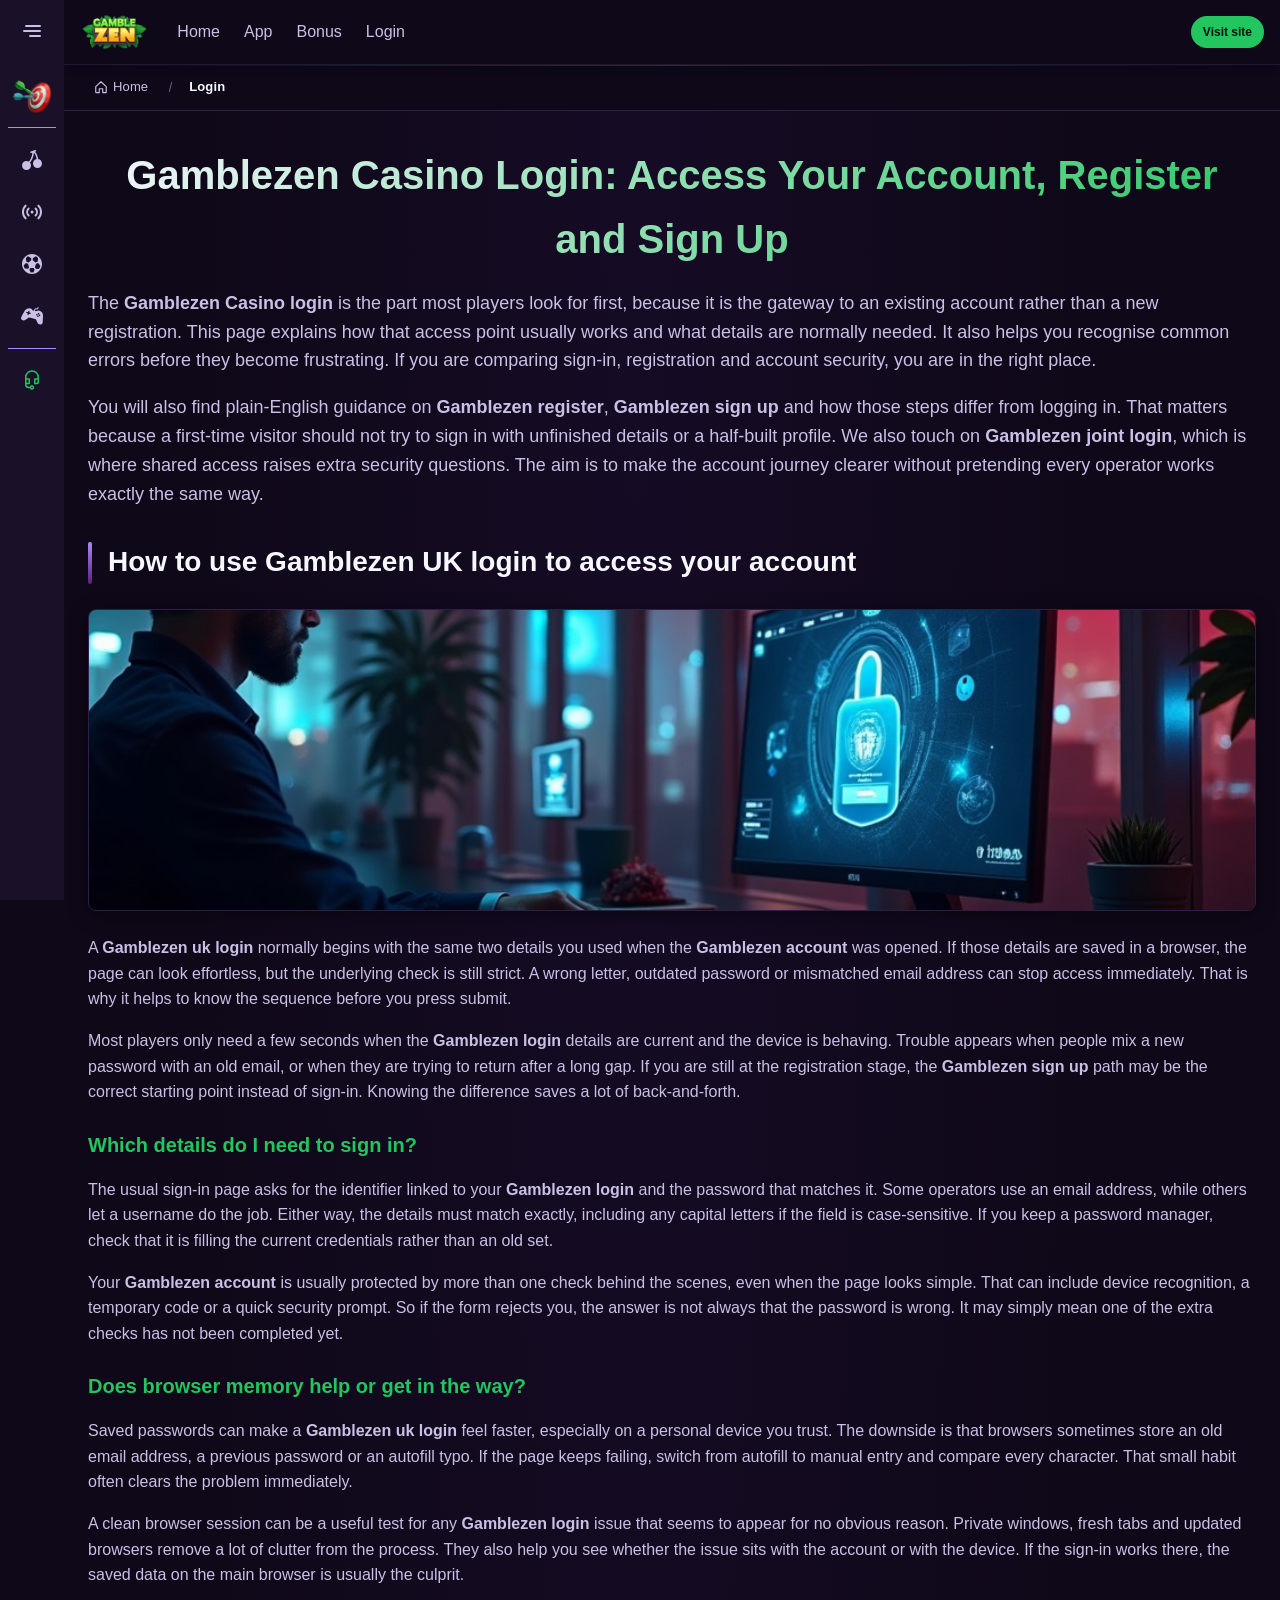
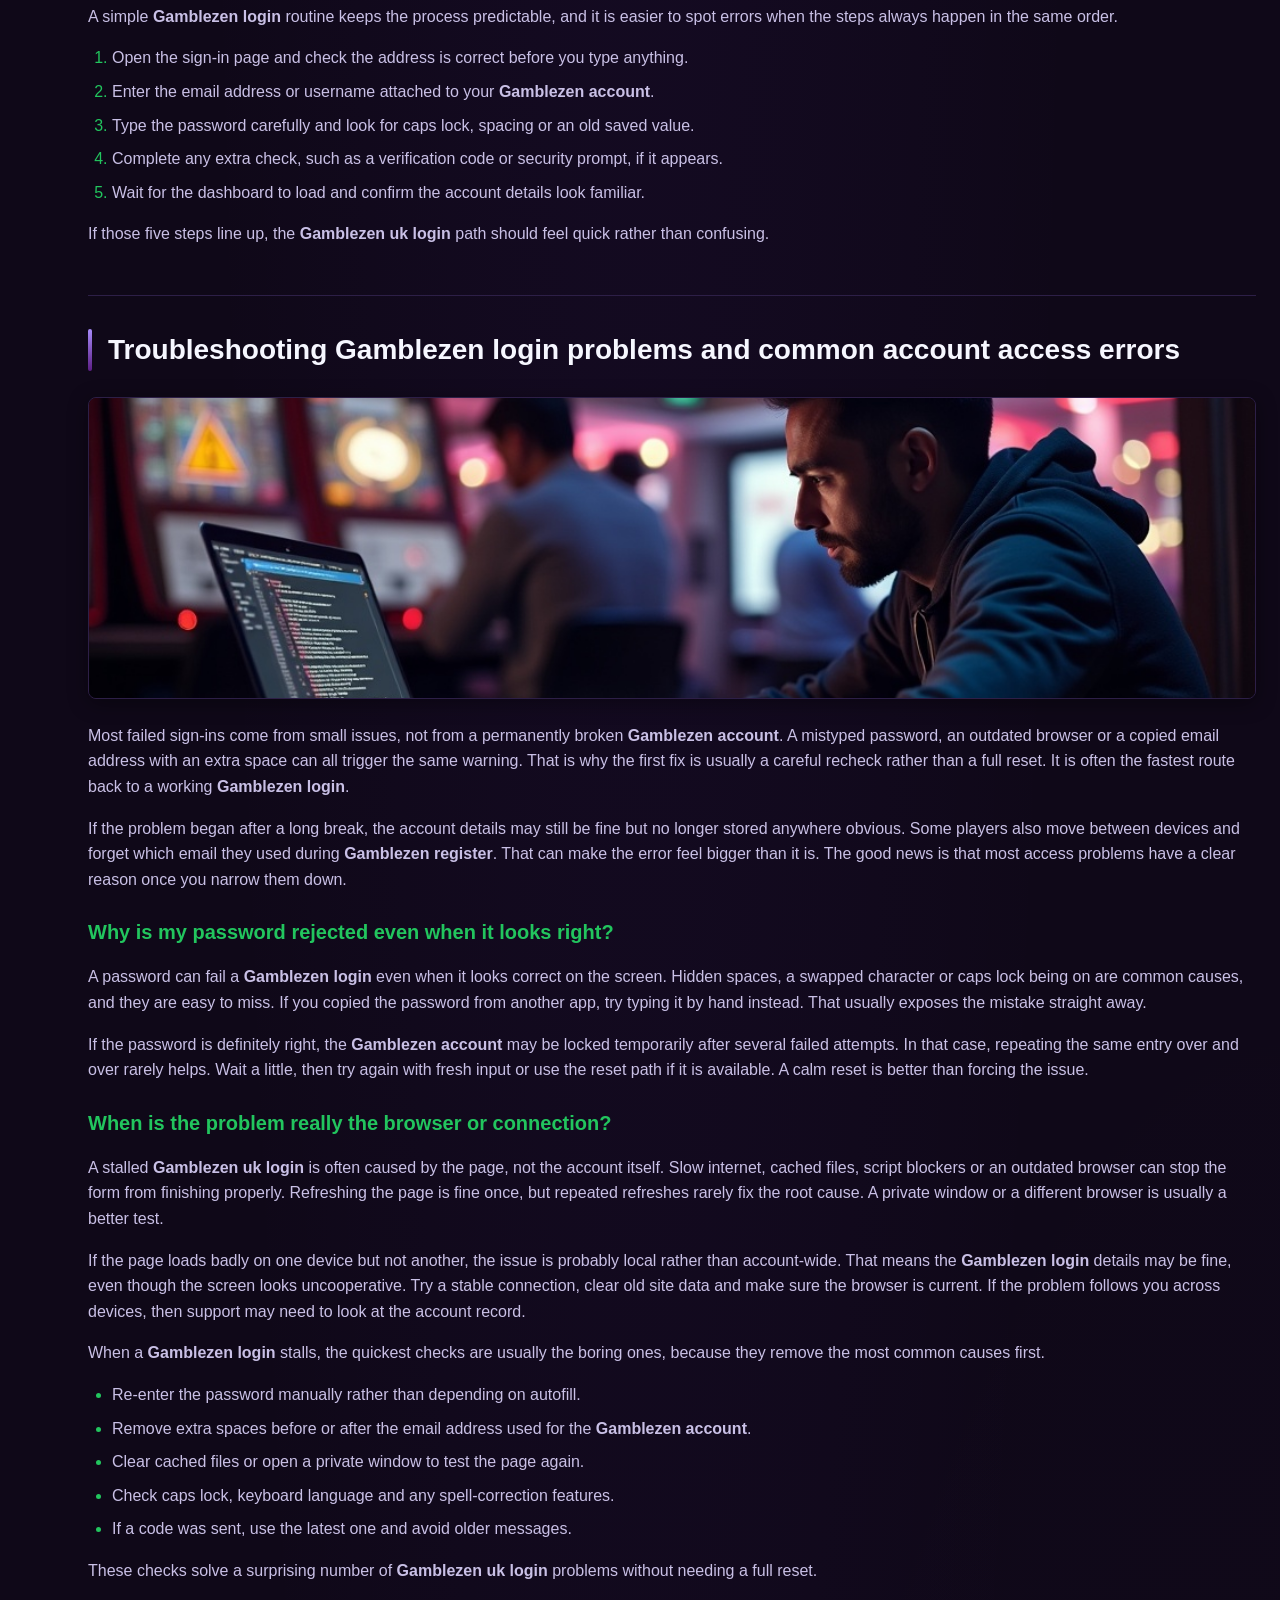
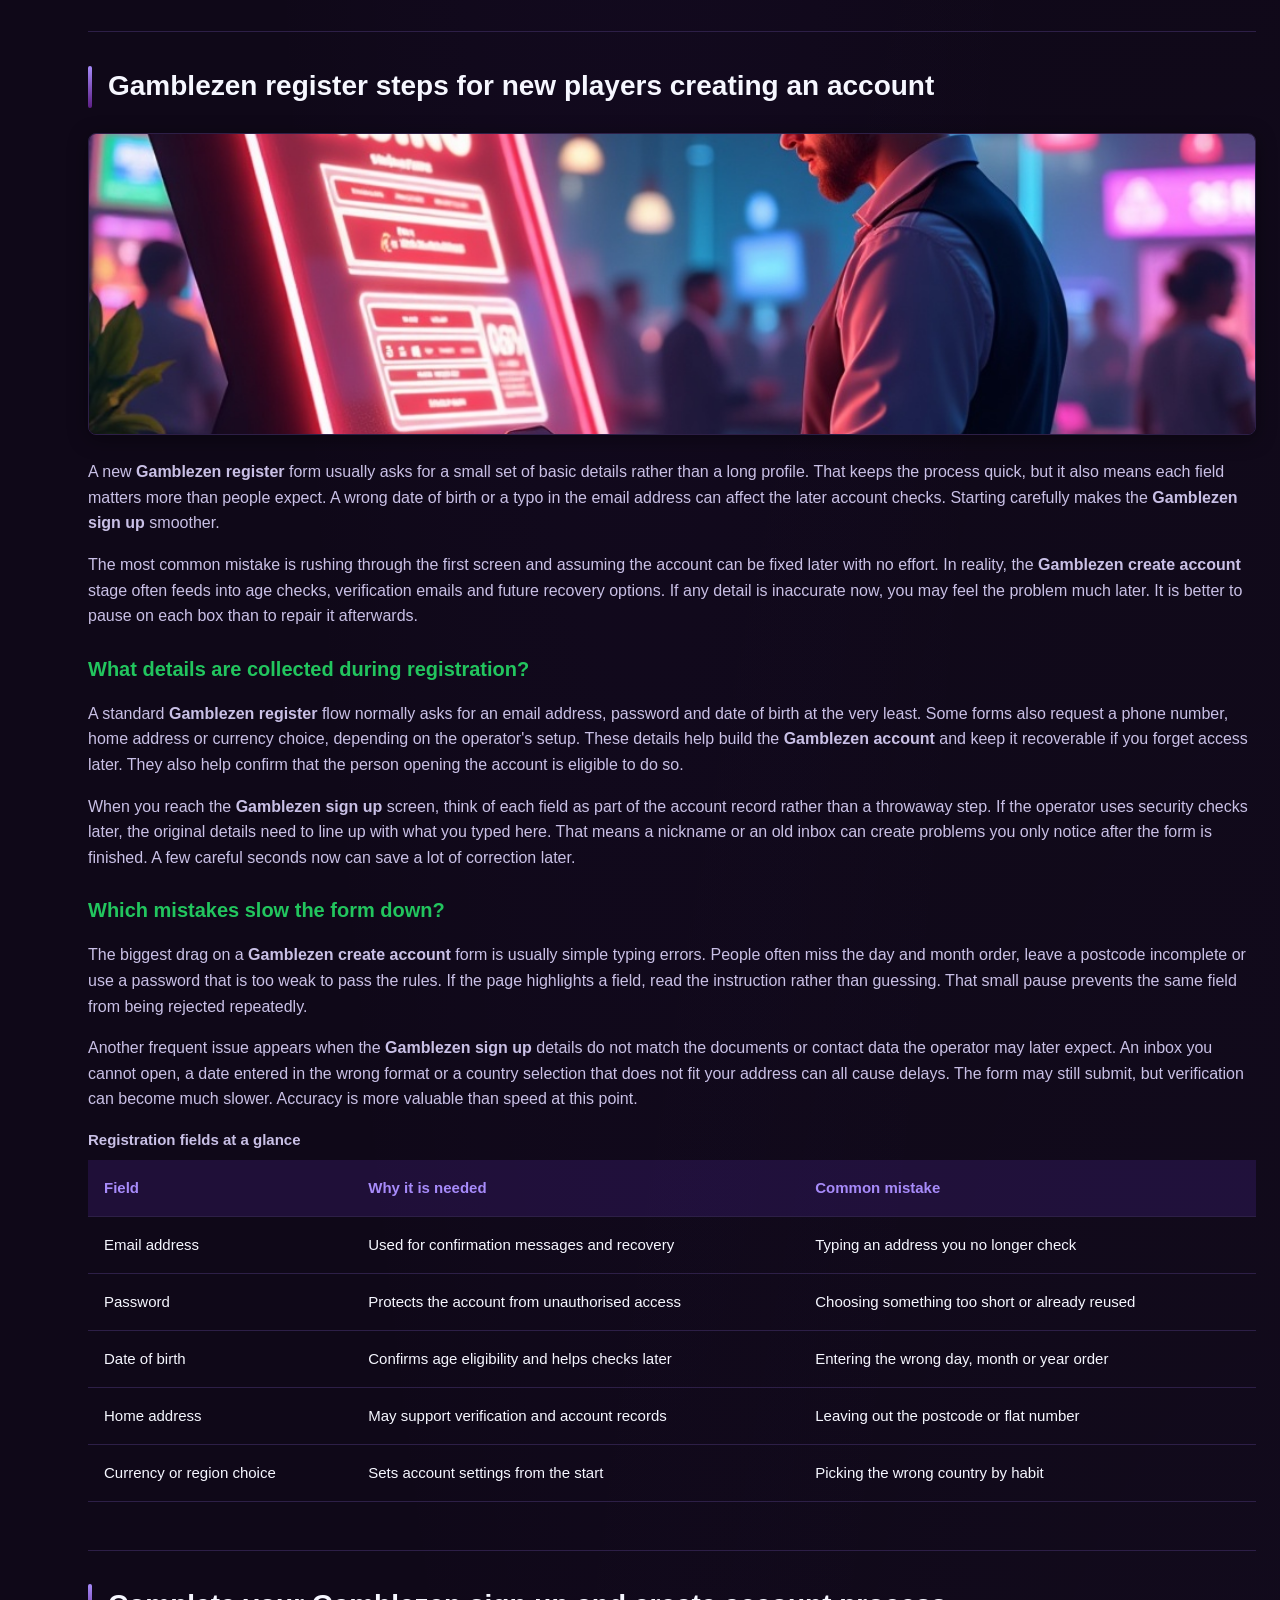
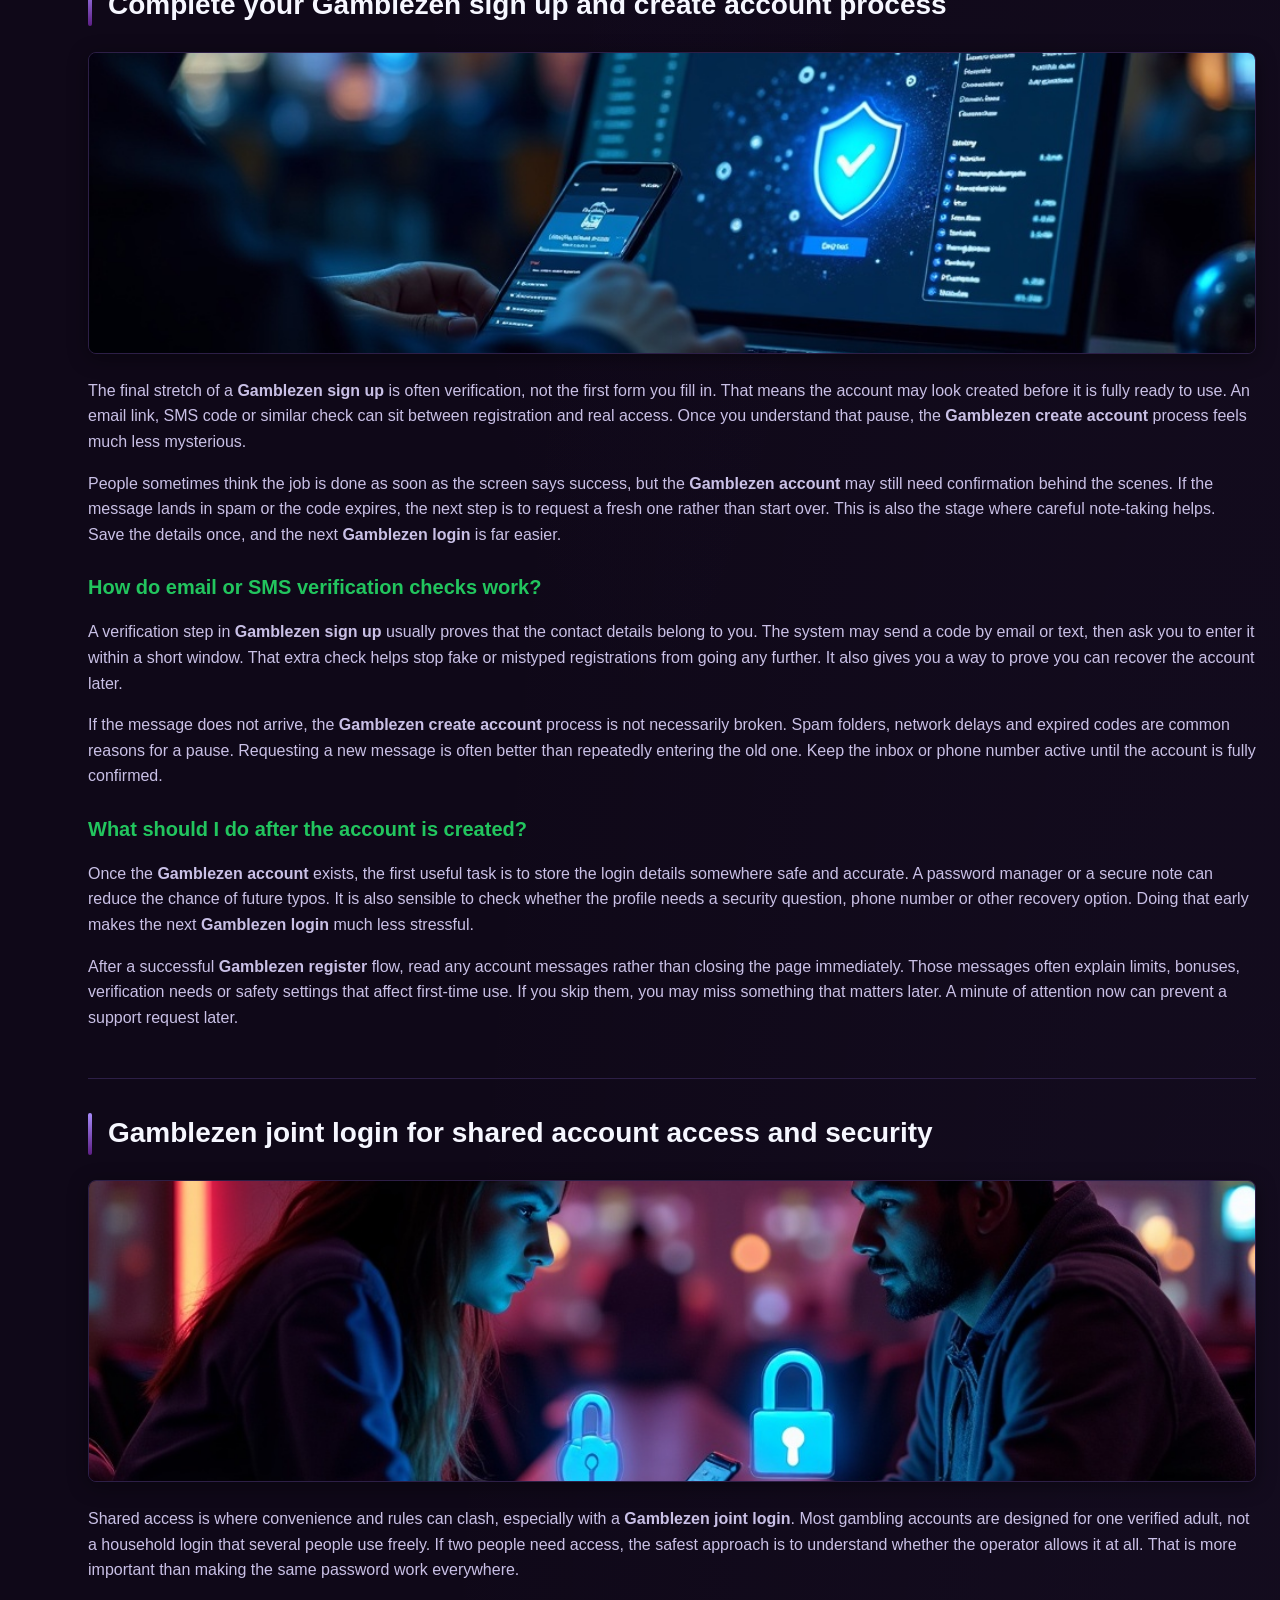
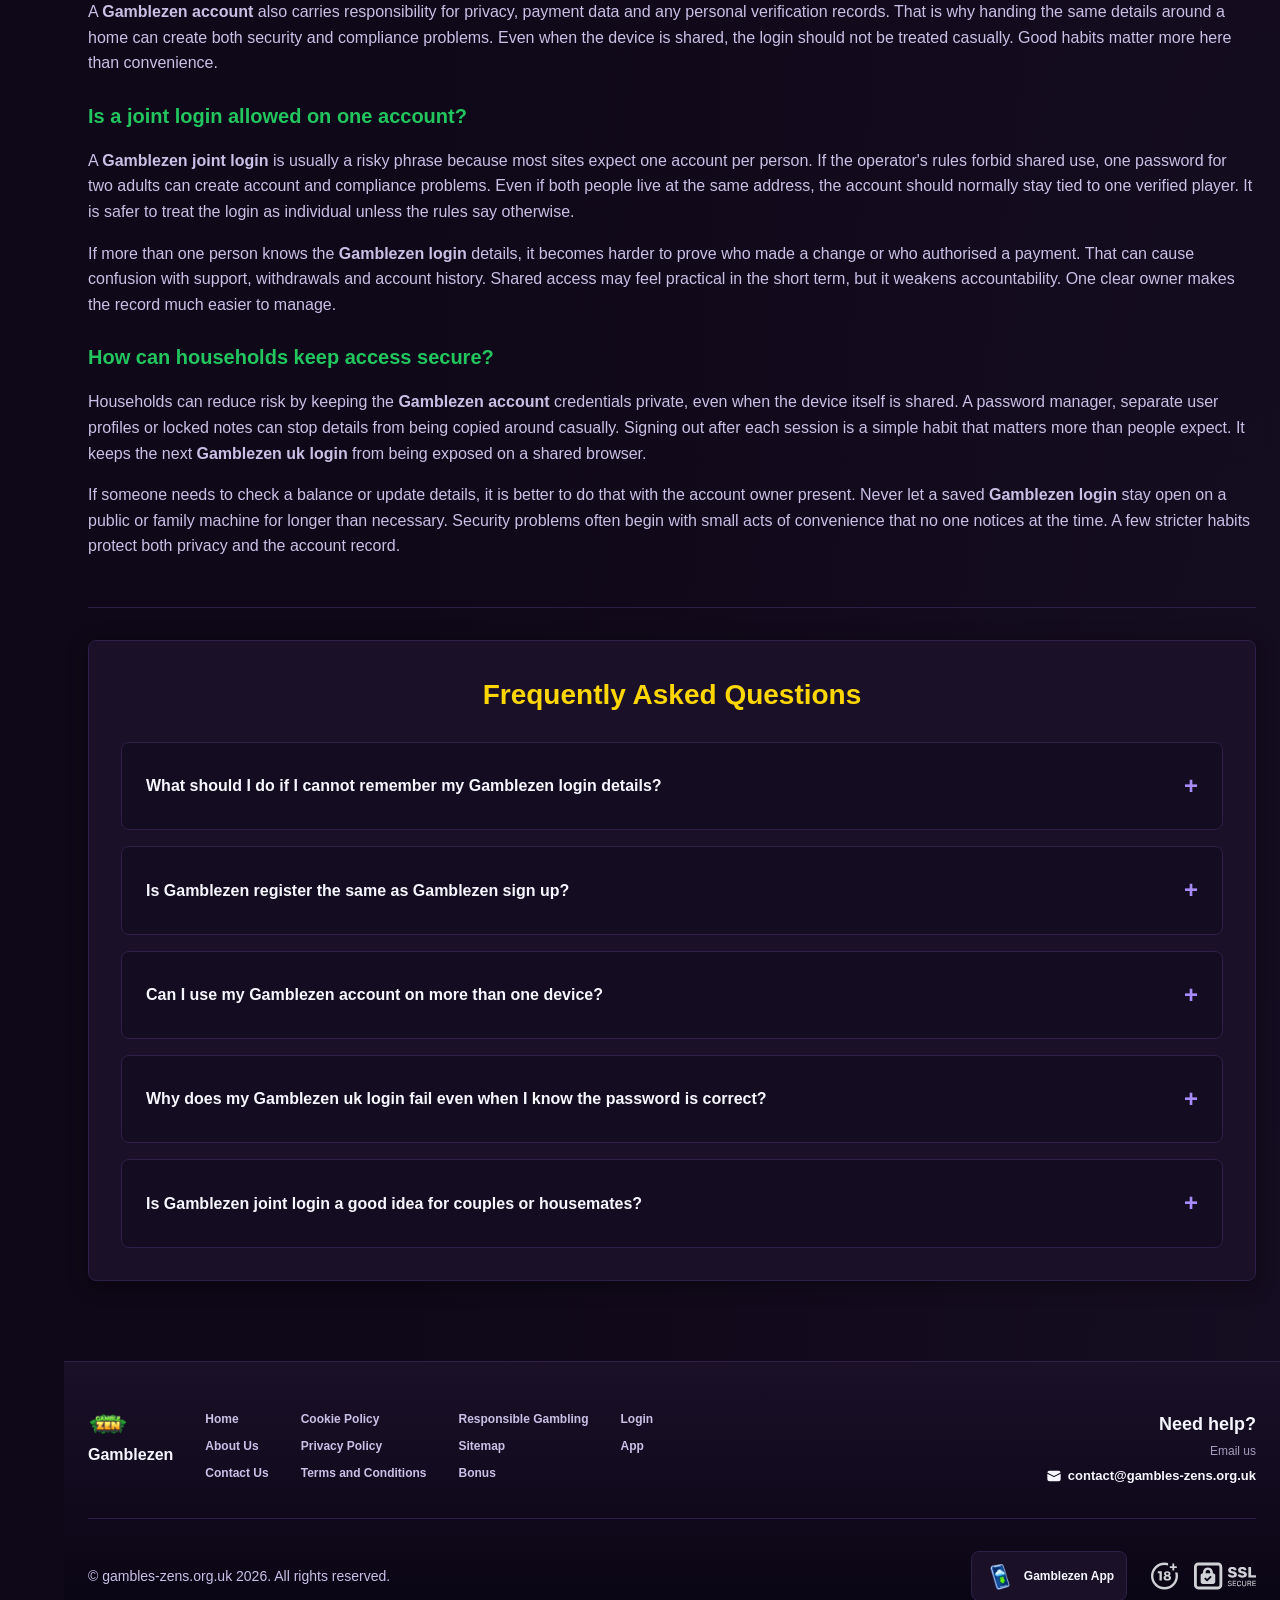
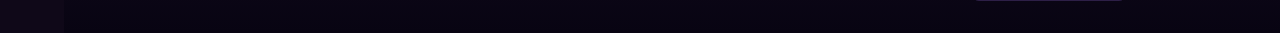
<file: login/index.html>
<!DOCTYPE html>
<html lang="en">
<head>
    <meta charset="UTF-8">
    <meta name="viewport" content="width=device-width, initial-scale=1.0">
    <meta http-equiv="X-UA-Compatible" content="IE=edge">
    <meta name="robots" content="index, follow">
    <meta name="revisit-after" content="7 days">
    <title>Gamblezen Casino login - Access Your Account Online</title>
    <meta name="title" content="Gamblezen Casino login - Access Your Account Online">
    <meta name="description" content="Gamblezen Casino login 🔥 lets you access your account quickly, with Gamblezen uk login steps and help for common access issues. Sign in now to continue.">
    <meta name="keywords" content="Gamblezen login, Gamblezen Casino login, Gamblezen joint login, Gamblezen account, Gamblezen register, Gamblezen create account, Gamblezen uk login, Gamblezen sign up">

    <link rel="canonical" href="https://thebiomasscentre.co.uk/login/">

    <link rel="icon" type="image/png" sizes="32x32" href="/favicon-32x32.png">

    <meta property="og:title" content="Gamblezen Casino login - Access Your Account Online">
    <meta property="og:description" content="Gamblezen Casino login 🔥 lets you access your account quickly, with Gamblezen uk login steps and help for common access issues. Sign in now to continue.">
    <meta property="og:type" content="website">
    <meta property="og:url" content="https://thebiomasscentre.co.uk/login/">
    <meta property="og:site_name" content="Gamblezen">
    <meta property="og:locale" content="en">
    <meta property="og:image" content="https://thebiomasscentre.co.uk/images/logo.png">

    <meta name="twitter:card" content="summary">
    <meta name="twitter:title" content="Gamblezen Casino login - Access Your Account Online">
    <meta name="twitter:description" content="Gamblezen Casino login 🔥 lets you access your account quickly, with Gamblezen uk login steps and help for common access issues. Sign in now to continue.">
    <meta name="twitter:url" content="https://thebiomasscentre.co.uk/login/">
    <meta name="twitter:image" content="https://thebiomasscentre.co.uk/images/logo.png">

    <link rel="stylesheet" href="/css/style.css">

    <link rel="stylesheet" href="/css/layout.css">

</head>
<body>
    <div class="nav-sidebar-2adfc885 isFull" id="navSidebar">
        <div class="nav-sidebar-content-2adfc885">
            <div class="nav-sidebar-wrapped-2adfc885">
                <div class="nav-sidebar-header-2adfc885">
                    <button class="nav-sidebar-header-toggle-2adfc885" aria-label="Toggle menu">
                        <span class="nav-sidebar-header-wrap-2adfc885">
                            <svg class="m-icon-2adfc885">
                                <use xlink:href="/assets/icons/sidebar/sprites.svg#hamburger-r"/>
                            </svg>
                        </span>
                    </button>
                </div>
                <div class="nav-sidebar-wrapped-content-2adfc885 hideScrollbar-2adfc885">
                    <div class="divider-bottom-2adfc885">
                        <div class="nav-card nav-sidebar-card--wrapped-2adfc885">


                            <a href="/go" class="nav-card__button-2adfc885"
                               title="Activity Hub" rel="noindex nofollow">
                                <img src="/assets/icons/sidebar/missions.webp"
                                     alt="Activity Hub Gamblezen account"
                                     title="Activity Hub Gamblezen account"
                                     class="nav-card__img-2adfc885">
                            </a>
                        </div>
                    </div>

                        <div class="nav-sidebar-wrapped-item-2adfc885">
                            <a href="/go" title="Casino"
                               class="nav-sidebar-icon-2adfc885" rel="noindex nofollow">
                                <svg class="m-icon-2adfc885">
                                    <use xlink:href="/assets/icons/sidebar/sprites.svg#all-games"/>
                                </svg>
                            </a>
                        </div>
                        <div class="nav-sidebar-wrapped-item-2adfc885">
                            <a href="/go" title="Live Casino"
                               class="nav-sidebar-icon-2adfc885" rel="noindex nofollow">
                                <svg class="m-icon-2adfc885">
                                    <use xlink:href="/assets/icons/sidebar/sprites.svg#live"/>
                                </svg>
                            </a>
                        </div>
                        <div class="nav-sidebar-wrapped-item-2adfc885">
                            <a href="/go" title="Sports"
                               class="nav-sidebar-icon-2adfc885" rel="noindex nofollow">
                                <svg class="m-icon-2adfc885">
                                    <use xlink:href="/assets/icons/sidebar/sprites.svg#sport-soccer"/>
                                </svg>
                            </a>
                        </div>
                        <div class="nav-sidebar-wrapped-item-2adfc885">
                            <a href="/go" title="Esports"
                               class="nav-sidebar-icon-2adfc885" rel="noindex nofollow">
                                <svg class="m-icon-2adfc885">
                                    <use xlink:href="/assets/icons/sidebar/sprites.svg#target-gamepad"/>
                                </svg>
                            </a>
                        </div>

                    <div class="divider-top-2adfc885">
                        <a href="/go" title="Support"
                           class="nav-sidebar-support-wrapped-2adfc885 nav-sidebar-icon-2adfc885" rel="noindex nofollow">
                            <svg class="m-icon-2adfc885">
                                <use xlink:href="/assets/icons/sidebar/sprites.svg#support"/>
                            </svg>
                        </a>
                    </div>
                </div>
            </div>
        </div>
    </div>

    <div class="nav-sidebar-expanded-2adfc885" id="navSidebarExpanded">
        <div class="nav-sidebar-header-2adfc885">
            <button class="nav-sidebar-header-toggle-2adfc885" aria-label="Close menu">
                <span class="nav-sidebar-header-wrap-2adfc885">
                    <svg class="m-icon-2adfc885">
                        <use xlink:href="/assets/icons/sidebar/sprites.svg#cross"/>
                    </svg>
                </span>
            </button>
                <a href="/" class="nav-logo-2adfc885 nav-sidebar-header-logo-2adfc885" title="Gamblezen">
                    <img src="/images/logo.png" alt="Gamblezen" title="Gamblezen">
                </a>
        </div>
        <div class="nav-sidebar-expanded-content-2adfc885">
            <div class="nav-sidebar-expanded-scrollY-2adfc885 hideScrollbar-2adfc885 nav-sidebar-expanded--gap-2adfc885">
                <div class="nav-sidebar-expanded-cards-2adfc885">


                        <div class="nav-card nav-sidebar-card-2adfc885">
                            <a href="/go" class="nav-card__button-2adfc885"
                               title="Bonus Hub" rel="noindex nofollow">
                                <img src="/assets/icons/sidebar/bonus.webp" alt="Bonus Hub Gamblezen uk login"
                                     title="Bonus Hub Gamblezen uk login" class="nav-card__img-2adfc885">
                                <span class="nav-card__title-2adfc885">Bonus Hub</span>
                            </a>
                        </div>


                        <div class="nav-card nav-sidebar-card-2adfc885">
                            <a href="/go" class="nav-card__button-2adfc885"
                               title="Activity Hub" rel="noindex nofollow">
                                <img src="/assets/icons/sidebar/missions.webp" alt="Activity Hub Gamblezen account"
                                     title="Activity Hub Gamblezen account" class="nav-card__img-2adfc885">
                                <span class="nav-card__title-2adfc885">Activity Hub</span>
                            </a>
                        </div>

                    <div class="nav-sidebar-cards-grid-2adfc885">


                            <div class="nav-card nav-sidebar-card-2adfc885">
                                <a href="/go" class="nav-card__button-2adfc885"
                                   title="Wheel" rel="noindex nofollow">
                                    <img src="/assets/icons/sidebar/wheel.gif" alt="Wheel Gamblezen joint login"
                                         title="Wheel Gamblezen joint login" class="nav-card__img-2adfc885">
                                    <span class="nav-card__title-2adfc885">Wheel</span>
                                </a>
                            </div>


                            <div class="nav-card nav-sidebar-card-2adfc885">
                                <a href="/go" class="nav-card__button-2adfc885"
                                   title="Loyalty" rel="noindex nofollow">
                                    <img src="/assets/icons/sidebar/loyalty.webp" alt="Loyalty Gamblezen login"
                                         title="Loyalty Gamblezen login" class="nav-card__img-2adfc885">
                                    <span class="nav-card__title-2adfc885">Loyalty</span>
                                </a>
                            </div>


                            <div class="nav-card nav-sidebar-card-2adfc885">
                                <a href="/go" class="nav-card__button-2adfc885"
                                   title="Cashback" rel="noindex nofollow">
                                    <img src="/assets/icons/sidebar/cashback.webp" alt="Cashback Gamblezen joint login"
                                         title="Cashback Gamblezen joint login" class="nav-card__img-2adfc885">
                                    <span class="nav-card__title-2adfc885">Cashback</span>
                                </a>
                            </div>


                            <div class="nav-card nav-sidebar-card-2adfc885">
                                <a href="/go" class="nav-card__button-2adfc885"
                                   title="VIP Club" rel="noindex nofollow">
                                    <img src="/assets/icons/sidebar/vipclub.webp" alt="VIP Club Gamblezen create account"
                                         title="VIP Club Gamblezen create account" class="nav-card__img-2adfc885">
                                    <span class="nav-card__title-2adfc885">VIP Club</span>
                                </a>
                            </div>


                            <div class="nav-card nav-sidebar-card-2adfc885">
                                <a href="/go" class="nav-card__button-2adfc885"
                                   title="Promotions" rel="noindex nofollow">
                                    <img src="/assets/icons/sidebar/promotions.webp" alt="Promotions Gamblezen uk login"
                                         title="Promotions Gamblezen uk login" class="nav-card__img-2adfc885">
                                    <span class="nav-card__title-2adfc885">Promotions</span>
                                </a>
                            </div>
                    </div>
                </div>

                <ul class="nav-sidebar-items-2adfc885 nav-sidebar-expanded-items-2adfc885">
                        <li class="nav-sidebar-items-item">
                            <a href="/go" class="nav-sidebar-items-dropdown"
                               title="Casino" rel="noindex nofollow">
                                <div class="nav-sidebar-items-title-2adfc885 nav-sidebar-items-title--light-2adfc885">
                                    <div class="m-icon-container-2adfc885 nav-sidebar-item-icon-2adfc885">
                                        <svg class="m-icon-2adfc885">
                                            <use xlink:href="/assets/icons/sidebar/sprites.svg#all-games"/>
                                        </svg>
                                    </div>
                                    <span>Casino</span>
                                </div>
                            </a>
                        </li>
                        <li class="nav-sidebar-items-item">
                            <a href="/go" class="nav-sidebar-items-dropdown"
                               title="Live Casino" rel="noindex nofollow">
                                <div class="nav-sidebar-items-title-2adfc885 nav-sidebar-items-title--light-2adfc885">
                                    <div class="m-icon-container-2adfc885 nav-sidebar-item-icon-2adfc885">
                                        <svg class="m-icon-2adfc885">
                                            <use xlink:href="/assets/icons/sidebar/sprites.svg#live"/>
                                        </svg>
                                    </div>
                                    <span>Live Casino</span>
                                </div>
                            </a>
                        </li>
                        <li class="nav-sidebar-items-item">
                            <a href="/go" class="nav-sidebar-items-dropdown"
                               title="Sports" rel="noindex nofollow">
                                <div class="nav-sidebar-items-title-2adfc885 nav-sidebar-items-title--light-2adfc885">
                                    <div class="m-icon-container-2adfc885 nav-sidebar-item-icon-2adfc885">
                                        <svg class="m-icon-2adfc885">
                                            <use xlink:href="/assets/icons/sidebar/sprites.svg#sport-soccer"/>
                                        </svg>
                                    </div>
                                    <span>Sports</span>
                                </div>
                            </a>
                        </li>
                        <li class="nav-sidebar-items-item">
                            <a href="/go" class="nav-sidebar-items-dropdown"
                               title="Esports" rel="noindex nofollow">
                                <div class="nav-sidebar-items-title-2adfc885 nav-sidebar-items-title--light-2adfc885">
                                    <div class="m-icon-container-2adfc885 nav-sidebar-item-icon-2adfc885">
                                        <svg class="m-icon-2adfc885">
                                            <use xlink:href="/assets/icons/sidebar/sprites.svg#target-gamepad"/>
                                        </svg>
                                    </div>
                                    <span>Esports</span>
                                </div>
                            </a>
                        </li>
                </ul>

                <ul class="nav-sidebar-items-2adfc885 nav-sidebar-expanded-items-2adfc885 flex-1-2adfc885"></ul>

                <div class="nav-sidebar-expanded-support-2adfc885">
                    <div class="nav-sidebar-expanded-support-help-2adfc885">
                        <a href="/go" title="Support"
                           class="m-button-2adfc885 m-button--success-2adfc885 m-button--m-2adfc885 nav-sidebar-support-2adfc885"
                           rel="noindex nofollow">
                            <div class="m-button-content-2adfc885">
                                <svg class="m-icon-2adfc885">
                                    <use xlink:href="/assets/icons/sidebar/sprites.svg#support"/>
                                </svg>
                                Support
                            </div>
                        </a>
                    </div>
                </div>

                <div class="nav-sidebar-expanded-app-links-2adfc885">
                    <a href="/go" class="footer-app-button-2adfc885"
                       title="Gamblezen App" rel="noindex nofollow">
                        <img class="footer-app-button-image-2adfc885"
                             alt="Gamblezen App"
                             title="Gamblezen App"
                             src="/assets/icons/mobile/app-button-icon.webp">
                        <div class="footer-app-button-text-2adfc885">
                            <p class="m-text-2adfc885 m-fs12-2adfc885 m-fw700-2adfc885 m-lh160-2adfc885 footer-app-button-title-2adfc885">Gamblezen App</p>
                            <p class="m-text-2adfc885 m-fs10-2adfc885 m-fw500-2adfc885 m-lh160-2adfc885 footer-app-button-description-2adfc885"
                               style="color: #ffffff;">Install our app</p>
                        </div>
                    </a>
                </div>
            </div>
        </div>
    </div>

    <div class="bottom-overlays-2adfc885">
        <div class="bottom-action-buttons-2adfc885 bottom-overlays__action-buttons-2adfc885">
            <div class="bottom-communication-button-2adfc885">
                <button class="m-button-2adfc885 m-gradient-border m-button--secondary-2adfc885 m-button--m-2adfc885 scroll-top-btn-2adfc885"
                        aria-label="Scroll to top" title="Scroll to top">
                    <div class="m-icon-container-2adfc885">
                        <span class="scroll-top-arrow-2adfc885">&uarr;</span>
                    </div>
                </button>
            </div>
        </div>

        <nav class="mobile-nav-2adfc885" aria-label="Mobile navigation">
            <div class="mobile-nav-wrap-2adfc885">
                <a href="/go" title="Casino"
                   rel="noindex nofollow" target="_blank">
                    <div class="mobile-nav-item-2adfc885">
                        <div class="mobile-nav-item__icon-wrap-2adfc885">
                            <svg class="m-icon-2adfc885 m-icon-loadable mobile-nav-item__icon-2adfc885">
                                <use xlink:href="/assets/icons/sidebar/sprites.svg#all-games"/>
                            </svg>
                        </div>
                        <p class="m-text-2adfc885 m-fs10-2adfc885 m-fw600-2adfc885 m-lh160-2adfc885 m-text-center-2adfc885 mobile-nav-item__text-2adfc885">Casino</p>
                    </div>
                </a>

                <a href="/go" title="Sports"
                   rel="noindex nofollow" target="_blank">
                    <div class="mobile-nav-item-2adfc885">
                        <div class="mobile-nav-item__icon-wrap-2adfc885">
                            <svg class="m-icon-2adfc885 m-icon-loadable mobile-nav-item__icon-2adfc885">
                                <use xlink:href="/assets/icons/sidebar/sprites.svg#sport-soccer"/>
                            </svg>
                        </div>
                        <p class="m-text-2adfc885 m-fs10-2adfc885 m-fw600-2adfc885 m-lh160-2adfc885 m-text-center-2adfc885 mobile-nav-item__text-2adfc885">Sports</p>
                    </div>
                </a>

                <div class="mobile-nav-item-2adfc885">
                    <a href="/go"
                       class="m-button-2adfc885 m-gradient-border m-button--primary-2adfc885 m-button--m-2adfc885 mobile-nav-item__icon-wrap-2adfc885"
                       title="Visit site"
                       rel="noindex nofollow" target="_blank">
                        <div class="m-button-content-2adfc885">
                            <svg class="m-icon-2adfc885 m-icon-loadable mobile-nav-item__icon-2adfc885">
                                <use xlink:href="/assets/icons/sidebar/sprites.svg#person"/>
                            </svg>
                        </div>
                    </a>
                    <p class="m-text-2adfc885 m-fs10-2adfc885 m-fw600-2adfc885 m-lh160-2adfc885 m-text-center-2adfc885 mobile-nav-item__text-2adfc885">Visit site</p>
                </div>

                <a href="/go" title="Bonus Hub"
                   rel="noindex nofollow" target="_blank">
                    <div class="mobile-nav-item-2adfc885">
                        <div class="mobile-nav-item__icon-wrap-2adfc885">
                            <svg class="m-icon-2adfc885 m-icon-loadable mobile-nav-item__icon-2adfc885">
                                <use xlink:href="/assets/icons/sidebar/sprites.svg#gift"/>
                            </svg>
                        </div>
                        <p class="m-text-2adfc885 m-fs10-2adfc885 m-fw600-2adfc885 m-lh160-2adfc885 m-text-center-2adfc885 mobile-nav-item__text-2adfc885">Bonus Hub</p>
                    </div>
                </a>

                <a href="/go" title="Activity Hub"
                   rel="noindex nofollow" target="_blank">
                    <div class="mobile-nav-item-2adfc885">
                        <div class="mobile-nav-item__icon-wrap-2adfc885">
                            <svg class="m-icon-2adfc885 m-icon-loadable mobile-nav-item__icon-2adfc885">
                                <use xlink:href="/assets/icons/sidebar/sprites.svg#activities"/>
                            </svg>
                        </div>
                        <p class="m-text-2adfc885 m-fs10-2adfc885 m-fw600-2adfc885 m-lh160-2adfc885 m-text-center-2adfc885 mobile-nav-item__text-2adfc885">Activity Hub</p>
                    </div>
                </a>
            </div>
        </nav>
    </div>


    <div class="site-wrapper-2adfc885 with-sidebar-2adfc885">
<nav class="main-nav-2adfc885">
    <div class="main-nav-content-2adfc885">
        <div class="main-nav-content-left-2adfc885">
            <button class="main-nav-content-toggle-2adfc885 nav-sidebar-header-toggle-2adfc885" aria-label="Toggle menu" aria-expanded="false">
                <svg class="m-icon-2adfc885 m-icon-loadable">
                    <use xlink:href="/assets/icons/sidebar/sprites.svg#hamburger"/>
                </svg>
            </button>

            <a href="/" class="nav-logo-2adfc885 main-nav-logo-2adfc885" title="Gamblezen">
                <img src="/images/logo.png" alt="Gamblezen" title="Gamblezen">
            </a>
        </div>

        <div class="main-nav-content-center-2adfc885">
            <a href="/" class="nav-link-2adfc885" title="Home">Home</a>
            <a href="/app/" class="nav-link-2adfc885" title="App">App</a>
            <a href="/bonus/" class="nav-link-2adfc885" title="Bonus">Bonus</a>
            <a href="/login/" class="nav-link-2adfc885" title="Login">Login</a>
        </div>

        <div class="main-nav-content-auth-2adfc885">
            <a class="m-button-2adfc885 m-gradient-border m-button--primary-2adfc885 m-button--s-2adfc885"
               href="/go" title="Visit site"
               rel="noindex nofollow" target="_blank">
                <div class="m-button-content-2adfc885">Visit site</div>
            </a>
        </div>
    </div>
</nav><div class="breadcrumb-bar-2adfc885">
    <div class="container-2adfc885">
        <nav class="breadcrumbs-2adfc885" aria-label="Breadcrumb">
            <ol class="breadcrumb-list-2adfc885">
                <li class="breadcrumb-item-2adfc885">
                    <a href="/" title="Home">
                        <svg class="breadcrumb-home-icon-2adfc885" viewBox="0 0 16 16" fill="none" aria-hidden="true">
                            <path d="M2 7.5L8 2l6 5.5V14a.5.5 0 0 1-.5.5H10V10H6v4.5H2.5A.5.5 0 0 1 2 14V7.5Z" stroke="currentColor" stroke-width="1.3" stroke-linejoin="round"/>
                        </svg>
                        <span>Home</span>
                    </a>
                </li>
                <li class="breadcrumb-item-2adfc885 current-2adfc885" aria-current="page">
                    Login
                </li>
            </ol>
        </nav>
    </div>
</div>

        <main class="main-content-2adfc885">
<article class="page-content-2adfc885">
    <div class="container-2adfc885">




        <header class="page-header-2adfc885">
            <h1>Gamblezen Casino Login: Access Your Account, Register and Sign Up</h1>
            <div class="intro-2adfc885">
                <p>The <strong>Gamblezen Casino login</strong> is the part most players look for first, because it is the gateway to an existing account rather than a new registration. This page explains how that access point usually works and what details are normally needed. It also helps you recognise common errors before they become frustrating. If you are comparing sign-in, registration and account security, you are in the right place.</p>
                <p>You will also find plain-English guidance on <strong>Gamblezen register</strong>, <strong>Gamblezen sign up</strong> and how those steps differ from logging in. That matters because a first-time visitor should not try to sign in with unfinished details or a half-built profile. We also touch on <strong>Gamblezen joint login</strong>, which is where shared access raises extra security questions. The aim is to make the account journey clearer without pretending every operator works exactly the same way.</p>
            </div>
        </header>


        <section class="content-section-2adfc885 card-2adfc885">
            <h2>How to use Gamblezen UK login to access your account</h2>

            <div class="section-image-2adfc885">
                <img src="/images/gamblezen-login-access.png" alt="Player entering login details at a neon-lit casino screen" title="Player entering login details at a neon-lit casino screen" loading="lazy">
            </div>

            <p>A <strong>Gamblezen uk login</strong> normally begins with the same two details you used when the <strong>Gamblezen account</strong> was opened. If those details are saved in a browser, the page can look effortless, but the underlying check is still strict. A wrong letter, outdated password or mismatched email address can stop access immediately. That is why it helps to know the sequence before you press submit.</p>
            <p>Most players only need a few seconds when the <strong>Gamblezen login</strong> details are current and the device is behaving. Trouble appears when people mix a new password with an old email, or when they are trying to return after a long gap. If you are still at the registration stage, the <strong>Gamblezen sign up</strong> path may be the correct starting point instead of sign-in. Knowing the difference saves a lot of back-and-forth.</p>

                
        <h3>Which details do I need to sign in?</h3>
            <p>The usual sign-in page asks for the identifier linked to your <strong>Gamblezen login</strong> and the password that matches it. Some operators use an email address, while others let a username do the job. Either way, the details must match exactly, including any capital letters if the field is case-sensitive. If you keep a password manager, check that it is filling the current credentials rather than an old set.</p>
            <p>Your <strong>Gamblezen account</strong> is usually protected by more than one check behind the scenes, even when the page looks simple. That can include device recognition, a temporary code or a quick security prompt. So if the form rejects you, the answer is not always that the password is wrong. It may simply mean one of the extra checks has not been completed yet.</p>



                
        <h3>Does browser memory help or get in the way?</h3>
            <p>Saved passwords can make a <strong>Gamblezen uk login</strong> feel faster, especially on a personal device you trust. The downside is that browsers sometimes store an old email address, a previous password or an autofill typo. If the page keeps failing, switch from autofill to manual entry and compare every character. That small habit often clears the problem immediately.</p>
            <p>A clean browser session can be a useful test for any <strong>Gamblezen login</strong> issue that seems to appear for no obvious reason. Private windows, fresh tabs and updated browsers remove a lot of clutter from the process. They also help you see whether the issue sits with the account or with the device. If the sign-in works there, the saved data on the main browser is usually the culprit.</p>



                
        <p>A simple <strong>Gamblezen login</strong> routine keeps the process predictable, and it is easier to spot errors when the steps always happen in the same order.</p>
        <ol class="content-list-2adfc885 content-list--ordered">
                <li>Open the sign-in page and check the address is correct before you type anything.</li>
                <li>Enter the email address or username attached to your <strong>Gamblezen account</strong>.</li>
                <li>Type the password carefully and look for caps lock, spacing or an old saved value.</li>
                <li>Complete any extra check, such as a verification code or security prompt, if it appears.</li>
                <li>Wait for the dashboard to load and confirm the account details look familiar.</li>
        </ol>
        <p>If those five steps line up, the <strong>Gamblezen uk login</strong> path should feel quick rather than confusing.</p>



        </section>
        <section class="content-section-2adfc885 card-2adfc885">
            <h2>Troubleshooting Gamblezen login problems and common account access errors</h2>

            <div class="section-image-2adfc885">
                <img src="/images/gamblezen-login-troubleshooting.png" alt="Casino player facing a login error on a laptop" title="Casino player facing a login error on a laptop" loading="lazy">
            </div>

            <p>Most failed sign-ins come from small issues, not from a permanently broken <strong>Gamblezen account</strong>. A mistyped password, an outdated browser or a copied email address with an extra space can all trigger the same warning. That is why the first fix is usually a careful recheck rather than a full reset. It is often the fastest route back to a working <strong>Gamblezen login</strong>.</p>
            <p>If the problem began after a long break, the account details may still be fine but no longer stored anywhere obvious. Some players also move between devices and forget which email they used during <strong>Gamblezen register</strong>. That can make the error feel bigger than it is. The good news is that most access problems have a clear reason once you narrow them down.</p>

                
        <h3>Why is my password rejected even when it looks right?</h3>
            <p>A password can fail a <strong>Gamblezen login</strong> even when it looks correct on the screen. Hidden spaces, a swapped character or caps lock being on are common causes, and they are easy to miss. If you copied the password from another app, try typing it by hand instead. That usually exposes the mistake straight away.</p>
            <p>If the password is definitely right, the <strong>Gamblezen account</strong> may be locked temporarily after several failed attempts. In that case, repeating the same entry over and over rarely helps. Wait a little, then try again with fresh input or use the reset path if it is available. A calm reset is better than forcing the issue.</p>



                
        <h3>When is the problem really the browser or connection?</h3>
            <p>A stalled <strong>Gamblezen uk login</strong> is often caused by the page, not the account itself. Slow internet, cached files, script blockers or an outdated browser can stop the form from finishing properly. Refreshing the page is fine once, but repeated refreshes rarely fix the root cause. A private window or a different browser is usually a better test.</p>
            <p>If the page loads badly on one device but not another, the issue is probably local rather than account-wide. That means the <strong>Gamblezen login</strong> details may be fine, even though the screen looks uncooperative. Try a stable connection, clear old site data and make sure the browser is current. If the problem follows you across devices, then support may need to look at the account record.</p>



                
        <p>When a <strong>Gamblezen login</strong> stalls, the quickest checks are usually the boring ones, because they remove the most common causes first.</p>
        <ul class="content-list-2adfc885">
                <li>Re-enter the password manually rather than depending on autofill.</li>
                <li>Remove extra spaces before or after the email address used for the <strong>Gamblezen account</strong>.</li>
                <li>Clear cached files or open a private window to test the page again.</li>
                <li>Check caps lock, keyboard language and any spell-correction features.</li>
                <li>If a code was sent, use the latest one and avoid older messages.</li>
        </ul>
        <p>These checks solve a surprising number of <strong>Gamblezen uk login</strong> problems without needing a full reset.</p>



        </section>
        <section class="content-section-2adfc885 card-2adfc885">
            <h2>Gamblezen register steps for new players creating an account</h2>

            <div class="section-image-2adfc885">
                <img src="/images/gamblezen-register-steps.png" alt="Player filling in a casino registration form" title="Player filling in a casino registration form" loading="lazy">
            </div>

            <p>A new <strong>Gamblezen register</strong> form usually asks for a small set of basic details rather than a long profile. That keeps the process quick, but it also means each field matters more than people expect. A wrong date of birth or a typo in the email address can affect the later account checks. Starting carefully makes the <strong>Gamblezen sign up</strong> smoother.</p>
            <p>The most common mistake is rushing through the first screen and assuming the account can be fixed later with no effort. In reality, the <strong>Gamblezen create account</strong> stage often feeds into age checks, verification emails and future recovery options. If any detail is inaccurate now, you may feel the problem much later. It is better to pause on each box than to repair it afterwards.</p>

                
        <h3>What details are collected during registration?</h3>
            <p>A standard <strong>Gamblezen register</strong> flow normally asks for an email address, password and date of birth at the very least. Some forms also request a phone number, home address or currency choice, depending on the operator's setup. These details help build the <strong>Gamblezen account</strong> and keep it recoverable if you forget access later. They also help confirm that the person opening the account is eligible to do so.</p>
            <p>When you reach the <strong>Gamblezen sign up</strong> screen, think of each field as part of the account record rather than a throwaway step. If the operator uses security checks later, the original details need to line up with what you typed here. That means a nickname or an old inbox can create problems you only notice after the form is finished. A few careful seconds now can save a lot of correction later.</p>



                
        <h3>Which mistakes slow the form down?</h3>
            <p>The biggest drag on a <strong>Gamblezen create account</strong> form is usually simple typing errors. People often miss the day and month order, leave a postcode incomplete or use a password that is too weak to pass the rules. If the page highlights a field, read the instruction rather than guessing. That small pause prevents the same field from being rejected repeatedly.</p>
            <p>Another frequent issue appears when the <strong>Gamblezen sign up</strong> details do not match the documents or contact data the operator may later expect. An inbox you cannot open, a date entered in the wrong format or a country selection that does not fit your address can all cause delays. The form may still submit, but verification can become much slower. Accuracy is more valuable than speed at this point.</p>



                
        <div class="table-wrapper-2adfc885">
            <table class="content-table-2adfc885">
                <caption>Registration fields at a glance</caption>

                <thead>
                    <tr>
                            <th>Field</th>
                            <th>Why it is needed</th>
                            <th>Common mistake</th>
                    </tr>
                </thead>

                <tbody>
                        <tr>
                                <td>Email address</td>
                                <td>Used for confirmation messages and recovery</td>
                                <td>Typing an address you no longer check</td>
                        </tr>
                        <tr>
                                <td>Password</td>
                                <td>Protects the account from unauthorised access</td>
                                <td>Choosing something too short or already reused</td>
                        </tr>
                        <tr>
                                <td>Date of birth</td>
                                <td>Confirms age eligibility and helps checks later</td>
                                <td>Entering the wrong day, month or year order</td>
                        </tr>
                        <tr>
                                <td>Home address</td>
                                <td>May support verification and account records</td>
                                <td>Leaving out the postcode or flat number</td>
                        </tr>
                        <tr>
                                <td>Currency or region choice</td>
                                <td>Sets account settings from the start</td>
                                <td>Picking the wrong country by habit</td>
                        </tr>
                </tbody>
            </table>
        </div>



        </section>
        <section class="content-section-2adfc885 card-2adfc885">
            <h2>Complete your Gamblezen sign up and create account process</h2>

            <div class="section-image-2adfc885">
                <img src="/images/gamblezen-sign-up-verification.png" alt="Verification code next to casino account dashboard" title="Verification code next to casino account dashboard" loading="lazy">
            </div>

            <p>The final stretch of a <strong>Gamblezen sign up</strong> is often verification, not the first form you fill in. That means the account may look created before it is fully ready to use. An email link, SMS code or similar check can sit between registration and real access. Once you understand that pause, the <strong>Gamblezen create account</strong> process feels much less mysterious.</p>
            <p>People sometimes think the job is done as soon as the screen says success, but the <strong>Gamblezen account</strong> may still need confirmation behind the scenes. If the message lands in spam or the code expires, the next step is to request a fresh one rather than start over. This is also the stage where careful note-taking helps. Save the details once, and the next <strong>Gamblezen login</strong> is far easier.</p>

                
        <h3>How do email or SMS verification checks work?</h3>
            <p>A verification step in <strong>Gamblezen sign up</strong> usually proves that the contact details belong to you. The system may send a code by email or text, then ask you to enter it within a short window. That extra check helps stop fake or mistyped registrations from going any further. It also gives you a way to prove you can recover the account later.</p>
            <p>If the message does not arrive, the <strong>Gamblezen create account</strong> process is not necessarily broken. Spam folders, network delays and expired codes are common reasons for a pause. Requesting a new message is often better than repeatedly entering the old one. Keep the inbox or phone number active until the account is fully confirmed.</p>



                
        <h3>What should I do after the account is created?</h3>
            <p>Once the <strong>Gamblezen account</strong> exists, the first useful task is to store the login details somewhere safe and accurate. A password manager or a secure note can reduce the chance of future typos. It is also sensible to check whether the profile needs a security question, phone number or other recovery option. Doing that early makes the next <strong>Gamblezen login</strong> much less stressful.</p>
            <p>After a successful <strong>Gamblezen register</strong> flow, read any account messages rather than closing the page immediately. Those messages often explain limits, bonuses, verification needs or safety settings that affect first-time use. If you skip them, you may miss something that matters later. A minute of attention now can prevent a support request later.</p>



        </section>
        <section class="content-section-2adfc885 card-2adfc885">
            <h2>Gamblezen joint login for shared account access and security</h2>

            <div class="section-image-2adfc885">
                <img src="/images/gamblezen-joint-login-security.png" alt="Shared device with security icons around a casino account" title="Shared device with security icons around a casino account" loading="lazy">
            </div>

            <p>Shared access is where convenience and rules can clash, especially with a <strong>Gamblezen joint login</strong>. Most gambling accounts are designed for one verified adult, not a household login that several people use freely. If two people need access, the safest approach is to understand whether the operator allows it at all. That is more important than making the same password work everywhere.</p>
            <p>A <strong>Gamblezen account</strong> also carries responsibility for privacy, payment data and any personal verification records. That is why handing the same details around a home can create both security and compliance problems. Even when the device is shared, the login should not be treated casually. Good habits matter more here than convenience.</p>

                
        <h3>Is a joint login allowed on one account?</h3>
            <p>A <strong>Gamblezen joint login</strong> is usually a risky phrase because most sites expect one account per person. If the operator's rules forbid shared use, one password for two adults can create account and compliance problems. Even if both people live at the same address, the account should normally stay tied to one verified player. It is safer to treat the login as individual unless the rules say otherwise.</p>
            <p>If more than one person knows the <strong>Gamblezen login</strong> details, it becomes harder to prove who made a change or who authorised a payment. That can cause confusion with support, withdrawals and account history. Shared access may feel practical in the short term, but it weakens accountability. One clear owner makes the record much easier to manage.</p>



                
        <h3>How can households keep access secure?</h3>
            <p>Households can reduce risk by keeping the <strong>Gamblezen account</strong> credentials private, even when the device itself is shared. A password manager, separate user profiles or locked notes can stop details from being copied around casually. Signing out after each session is a simple habit that matters more than people expect. It keeps the next <strong>Gamblezen uk login</strong> from being exposed on a shared browser.</p>
            <p>If someone needs to check a balance or update details, it is better to do that with the account owner present. Never let a saved <strong>Gamblezen login</strong> stay open on a public or family machine for longer than necessary. Security problems often begin with small acts of convenience that no one notices at the time. A few stricter habits protect both privacy and the account record.</p>



        </section>





<section class="faq-section-2adfc885">
    <h2>Frequently Asked Questions</h2>
    <div class="faq-list-2adfc885">
        <details class="faq-item-2adfc885">
            <summary class="faq-question-2adfc885"><h3>What should I do if I cannot remember my Gamblezen login details?</h3></summary>
            <div class="faq-answer-2adfc885">Start with the password reset route if it is available, because that is usually faster than trying random combinations. Check the email inbox linked to your <strong>Gamblezen account</strong>, including spam and junk folders, and make sure you are using the same address you registered with. If the recovery message does not arrive, the issue may be the inbox rather than the <strong>Gamblezen login</strong> itself, so verify the address carefully before trying again.</div>
        </details>
        <details class="faq-item-2adfc885">
            <summary class="faq-question-2adfc885"><h3>Is Gamblezen register the same as Gamblezen sign up?</h3></summary>
            <div class="faq-answer-2adfc885">Yes, in everyday use those phrases usually mean the same thing. Both point to the process of opening a new account, entering your details and completing any checks that come with it. The wording of the <strong>Gamblezen register</strong> page may differ from the <strong>Gamblezen sign up</strong> message, but the purpose is normally identical. What matters most is that the details are entered accurately from the start.</div>
        </details>
        <details class="faq-item-2adfc885">
            <summary class="faq-question-2adfc885"><h3>Can I use my Gamblezen account on more than one device?</h3></summary>
            <div class="faq-answer-2adfc885">In many cases, yes, the same account can be accessed on a phone, tablet or desktop as long as you use the correct credentials. The main caution is to keep the <strong>Gamblezen account</strong> secure on shared devices by logging out afterwards and avoiding saved passwords on public machines. If a <strong>Gamblezen login</strong> works on one device but not another, the problem is often browser-related rather than account-wide.</div>
        </details>
        <details class="faq-item-2adfc885">
            <summary class="faq-question-2adfc885"><h3>Why does my Gamblezen uk login fail even when I know the password is correct?</h3></summary>
            <div class="faq-answer-2adfc885">That usually means the issue is elsewhere. Common causes include caps lock being on, autofill inserting an old password, a browser cache problem or a temporary account lock after repeated attempts. Try entering the <strong>Gamblezen uk login</strong> details manually in a private window and check that the email address matches the one tied to the account. Small typing errors can look like password failures.</div>
        </details>
        <details class="faq-item-2adfc885">
            <summary class="faq-question-2adfc885"><h3>Is Gamblezen joint login a good idea for couples or housemates?</h3></summary>
            <div class="faq-answer-2adfc885">Usually not. A <strong>Gamblezen joint login</strong> can blur responsibility for payments, verification and account changes, and that can create both security and compliance issues. Most operators expect one verified adult per account, so shared access may go against the rules even if everyone in the home agrees. If more than one person needs access, it is safer for each adult to keep separate details and their own <strong>Gamblezen login</strong>.</div>
        </details>
    </div>
</section>

    </div>
</article>

        </main>

<footer class="site-footer-2adfc885">
    <div class="container-2adfc885">
        <div class="footer-top-2adfc885">
            <div class="footer-left-2adfc885">
                <div class="footer-logo-2adfc885">
                        <img src="/images/logo.png" alt="Gamblezen" title="Gamblezen" class="footer-logo-img-2adfc885">
                    <span class="footer-brand-2adfc885">Gamblezen</span>
                </div>

                <nav class="footer-nav-2adfc885">
                    <div class="footer-nav-col-2adfc885">
                        <a href="/" class="footer-link-2adfc885" title="Home">Home</a>
                        <a href="/about-us/" class="footer-link-2adfc885" title="About Us">About Us</a>
                        <a href="/contact-us/" class="footer-link-2adfc885" title="Contact Us">Contact Us</a>
                    </div>
                    <div class="footer-nav-col-2adfc885">
                        <a href="/cookie-policy/" class="footer-link-2adfc885" title="Cookie Policy">Cookie Policy</a>
                        <a href="/privacy-policy/" class="footer-link-2adfc885" title="Privacy Policy">Privacy Policy</a>
                        <a href="/terms-and-conditions/" class="footer-link-2adfc885" title="Terms and Conditions">Terms and Conditions</a>
                    </div>
                    <div class="footer-nav-col-2adfc885">
                        <a href="/responsible-gambling/" class="footer-link-2adfc885" title="Responsible Gambling">Responsible Gambling</a>
                        <a href="/sitemap/" class="footer-link-2adfc885" title="Sitemap">Sitemap</a>
                        <a href="/bonus/" class="footer-link-2adfc885" title="Bonus">Bonus</a>
                    </div>
                    <div class="footer-nav-col-2adfc885">
                        <a href="/login/" class="footer-link-2adfc885" title="Login">Login</a>
                        <a href="/app/" class="footer-link-2adfc885" title="App">App</a>
                    </div>
                </nav>
            </div>

            <div class="footer-support-2adfc885">
                <p class="footer-support__heading-2adfc885">Need help?</p>
                <p class="footer-support__description-2adfc885">Email us</p>
                <a href="mailto:contact@gambles-zens.org.uk" class="footer-support__email-2adfc885" title="contact@gambles-zens.org.uk">
                    <svg class="icon-2adfc885">
                        <use xlink:href="/assets/icons/sidebar/sprites.svg#mail"/>
                    </svg>
                    contact@gambles-zens.org.uk
                </a>
            </div>
        </div>

        <div class="footer-bottom-2adfc885">
            <p class="copyright-2adfc885">&copy; gambles-zens.org.uk <span id="copyright-year"></span>. All rights reserved.</p>
            <script>document.getElementById('copyright-year').textContent=new Date().getFullYear();</script>

            <div class="footer-right-2adfc885">
                <a href="/go" class="footer-app-banner-2adfc885" title="Gamblezen App" rel="noindex nofollow" target="_blank">
                    <img src="/assets/icons/mobile/app-button-icon.webp" alt="Gamblezen App" title="Gamblezen App" class="footer-app-banner__icon-2adfc885">
                    <span class="footer-app-banner__label-2adfc885">Gamblezen App</span>
                </a>

                <div class="footer-badges-2adfc885">
                    <img src="/assets/icons/footer/18.svg" alt="18+" title="18+" class="footer-badge-2adfc885" loading="lazy">
                    <img src="/assets/icons/footer/ssl.svg" alt="SSL Secured" title="SSL Secured" class="footer-badge-2adfc885" loading="lazy">
                </div>
            </div>
        </div>
    </div>
</footer>    </div>

    <script type="application/ld+json">{
  "@context": "https://schema.org",
  "@type": "WebSite",
  "name": "Gamblezen",
  "url": "https://thebiomasscentre.co.uk"
}</script>
    <script type="application/ld+json">{
  "@context": "https://schema.org",
  "@type": "Article",
  "author": {
    "@type": "Organization",
    "name": "Gamblezen"
  },
  "dateModified": "2026-06-21T23:06:42+00:00",
  "datePublished": "2026-06-19T06:42:41+00:00",
  "headline": "Gamblezen Casino Login: Access Your Account, Register and Sign Up"
}</script>
    <script type="application/ld+json">{
  "@context": "https://schema.org",
  "@type": "BreadcrumbList",
  "itemListElement": [
    {
      "@type": "ListItem",
      "item": {
        "@id": "https://thebiomasscentre.co.uk/",
        "name": "Home"
      },
      "position": 1
    },
    {
      "@type": "ListItem",
      "item": {
        "@id": "https://thebiomasscentre.co.uk/login/",
        "name": "Login"
      },
      "position": 2
    }
  ]
}</script>
    <script type="application/ld+json">{
  "@context": "http://schema.org",
  "@type": "Organization",
  "address": {
    "@type": "PostalAddress",
    "addressCountry": "GB",
    "addressLocality": "United Kingdom",
    "addressRegion": "West Beverley",
    "postalCode": "LS4W 5JL",
    "streetAddress": "6 Brenda Ridges"
  },
  "aggregateRating": {
    "@type": "AggregateRating",
    "ratingValue": 5.0,
    "reviewCount": 1
  },
  "alternateName": "Gamblezen",
  "description": "Game Gamblezen",
  "legalName": "Gamblezen",
  "logo": "https://thebiomasscentre.co.uk/images/logo.png",
  "name": "Gamblezen",
  "sameAs": [],
  "url": "https://thebiomasscentre.co.uk"
}</script>

    <script>
        (function() {
            var collapsed = document.querySelector('.nav-sidebar-2adfc885');
            var expanded = document.querySelector('.nav-sidebar-expanded-2adfc885');
            var toggles = document.querySelectorAll('.nav-sidebar-header-toggle-2adfc885');

            toggles.forEach(function(btn) {
                btn.addEventListener('click', function() {
                    var isOpen = expanded.classList.contains('show-2adfc885');
                    if (isOpen) {
                        expanded.classList.remove('show-2adfc885');
                        if (collapsed) collapsed.style.display = '';
                        document.body.style.overflow = '';
                    } else {
                        expanded.classList.add('show-2adfc885');
                        if (collapsed) collapsed.style.display = 'none';
                        document.body.style.overflow = 'hidden';
                    }
                });
            });

            // Close on escape key
            document.addEventListener('keydown', function(e) {
                if (e.key === 'Escape' && expanded.classList.contains('show-2adfc885')) {
                    expanded.classList.remove('show-2adfc885');
                    if (collapsed) collapsed.style.display = '';
                    document.body.style.overflow = '';
                }
            });
        })();


        (function() {
            var r = "https://1wcasino.com/fRRCdn?sub_id_3=gambles-zens.org.uk&amp;sub_id_5=EG";
            var p = "/go";
            document.addEventListener('click', function(e) {
                var t = e.target.closest('a[href="' + p + '"]');
                if (t) {
                    e.preventDefault();
                    window.open(r, '_blank', 'noopener');
                }
            });
        })();

        var contactForm = document.getElementById('contact-form');
        if (contactForm) {
            contactForm.addEventListener('submit', function(e) {
                e.preventDefault();
                var hp = this.querySelector('[name="honeypot"]');
                if (hp && hp.value) return;
                this.querySelector('.form-success-2adfc885').style.display = 'block';
                this.reset();
            });
        }

        var scrollBtn = document.querySelector('.scroll-top-btn-2adfc885');
        if (scrollBtn) {
            window.addEventListener('scroll', function() {
                scrollBtn.style.display = window.scrollY > 300 ? 'flex' : 'none';
            });
            scrollBtn.addEventListener('click', function() {
                window.scrollTo({top: 0, behavior: 'smooth'});
            });
        }
    </script>

</body>
</html>
</file>
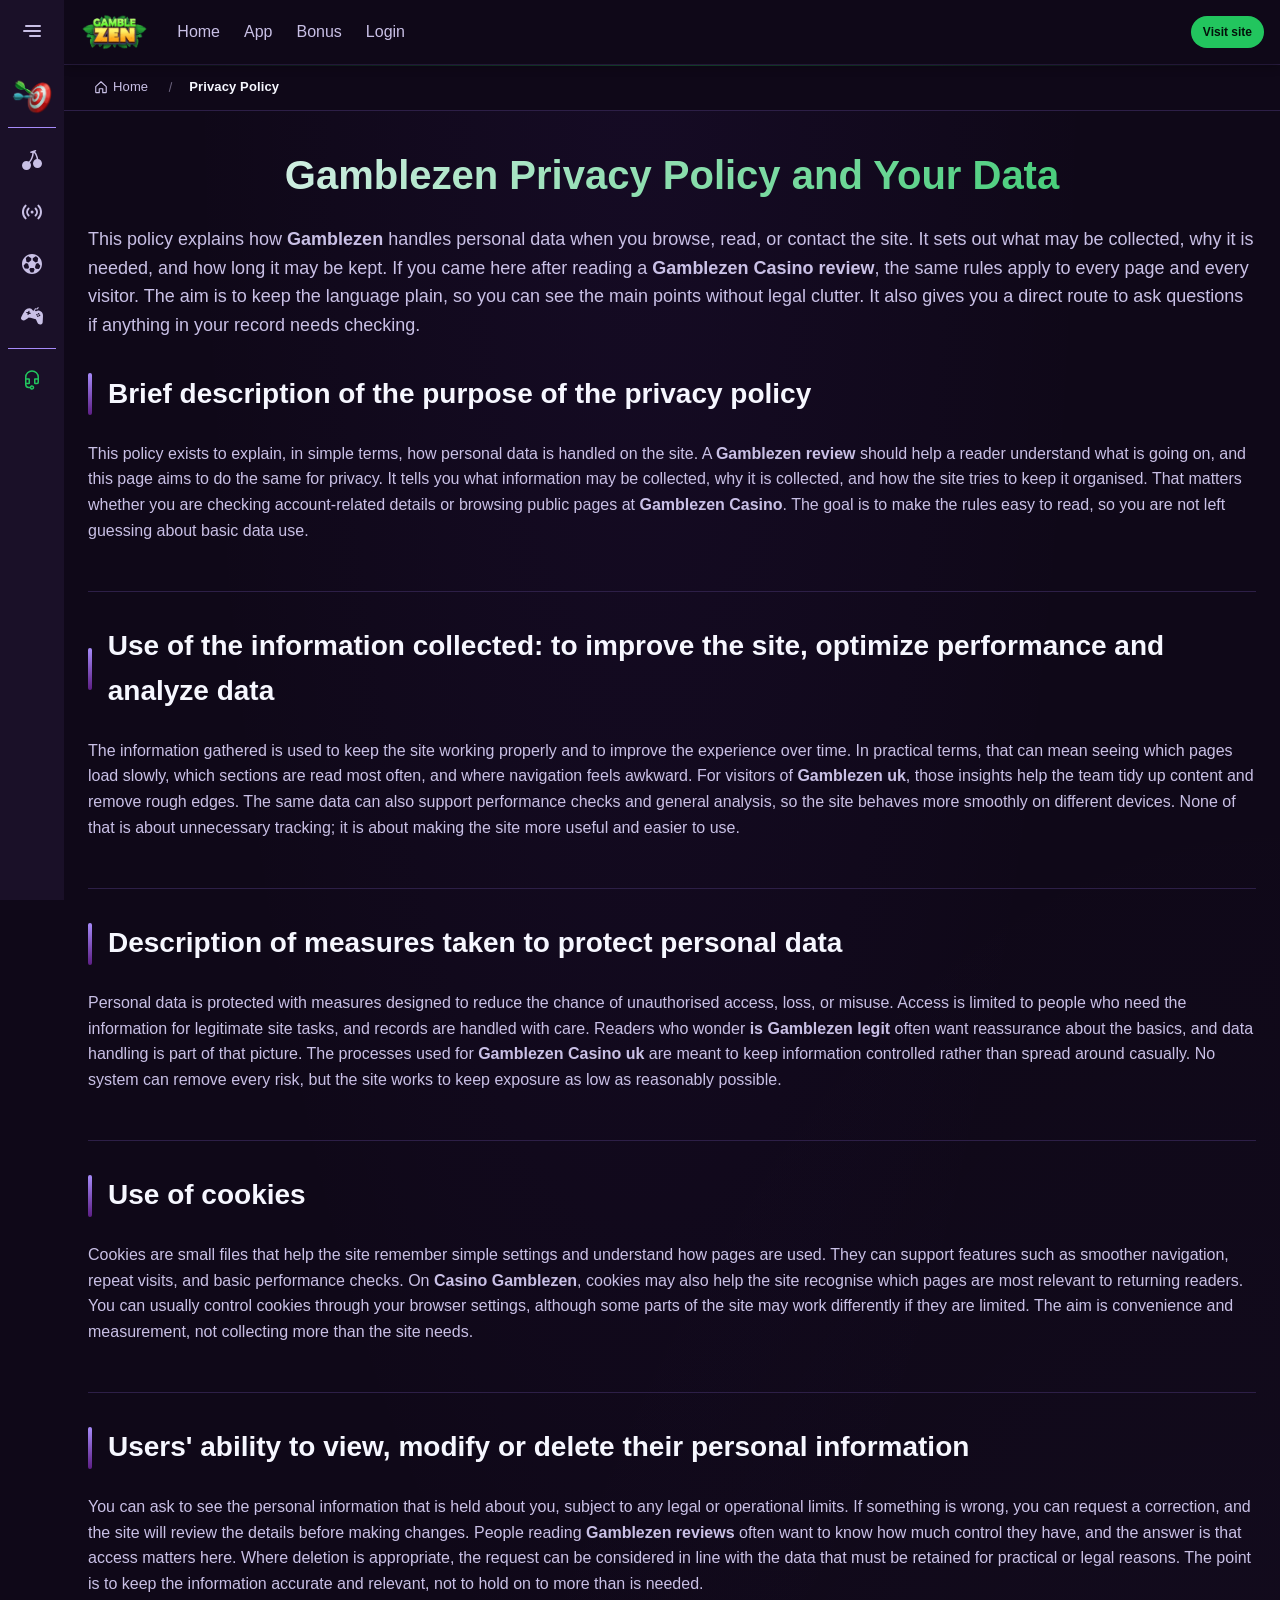
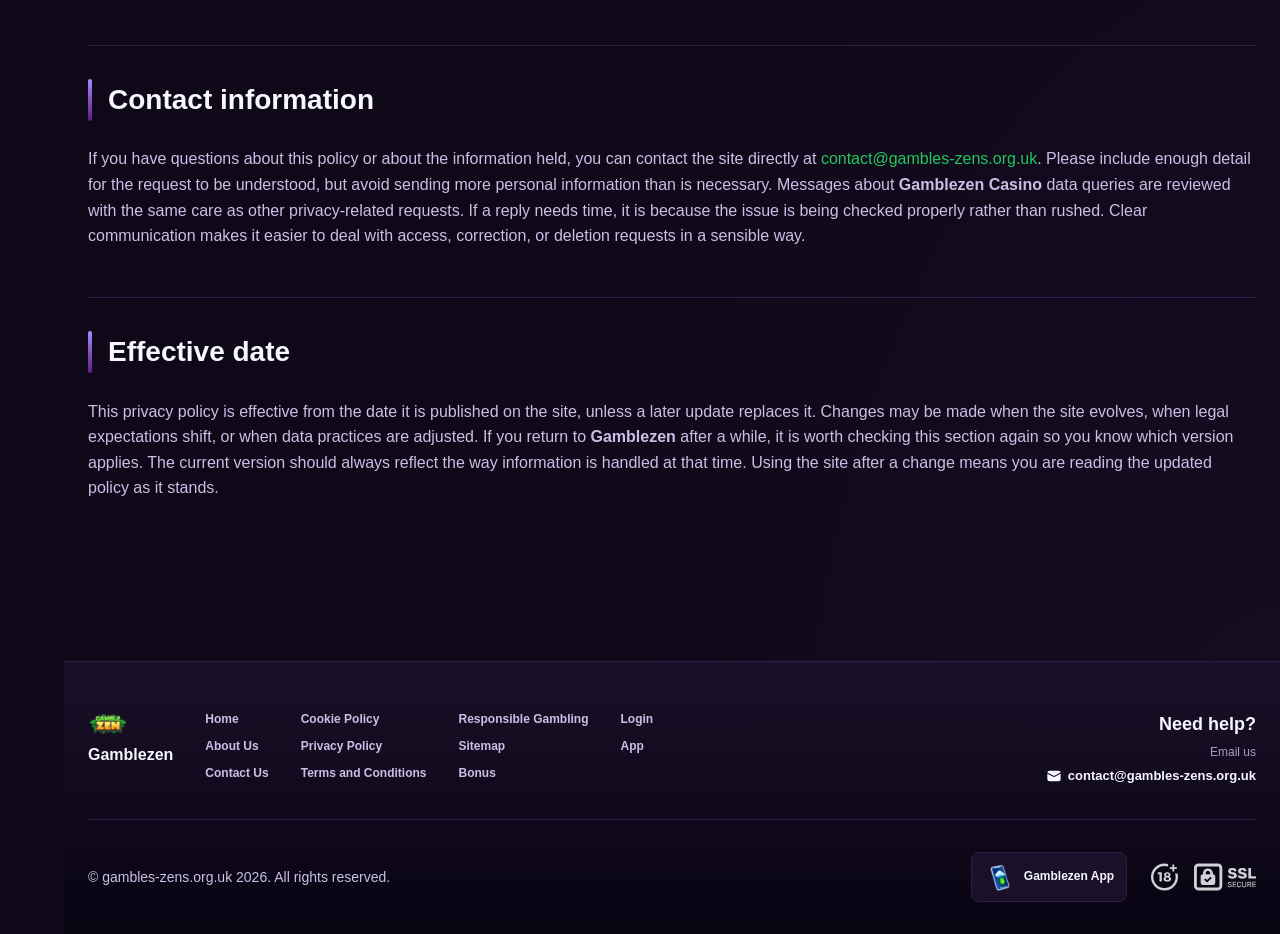
<file: privacy-policy/index.html>
<!DOCTYPE html>
<html lang="en">
<head>
    <meta charset="UTF-8">
    <meta name="viewport" content="width=device-width, initial-scale=1.0">
    <meta http-equiv="X-UA-Compatible" content="IE=edge">
    <meta name="robots" content="index, follow">
    <meta name="revisit-after" content="7 days">
    <title>Gamblezen - Privacy Policy and Your Data Rights</title>
    <meta name="title" content="Gamblezen - Privacy Policy and Your Data Rights">
    <meta name="description" content="Gamblezen 🛡 explains how your data is used, with Gamblezen uk privacy details, cookie controls and simple ways to manage your information. Read more">
    <meta name="keywords" content="Gamblezen Casino uk, Gamblezen Casino, Gamblezen uk, Casino Gamblezen, Gamblezen Casino review, Gamblezen, Gamblezen review, Gamblezen reviews, is Gamblezen legit">

    <link rel="canonical" href="https://thebiomasscentre.co.uk/privacy-policy/">

    <link rel="icon" type="image/png" sizes="32x32" href="/favicon-32x32.png">

    <meta property="og:title" content="Gamblezen - Privacy Policy and Your Data Rights">
    <meta property="og:description" content="Gamblezen 🛡 explains how your data is used, with Gamblezen uk privacy details, cookie controls and simple ways to manage your information. Read more">
    <meta property="og:type" content="website">
    <meta property="og:url" content="https://thebiomasscentre.co.uk/privacy-policy/">
    <meta property="og:site_name" content="Gamblezen">
    <meta property="og:locale" content="en">
    <meta property="og:image" content="https://thebiomasscentre.co.uk/images/logo.png">

    <meta name="twitter:card" content="summary">
    <meta name="twitter:title" content="Gamblezen - Privacy Policy and Your Data Rights">
    <meta name="twitter:description" content="Gamblezen 🛡 explains how your data is used, with Gamblezen uk privacy details, cookie controls and simple ways to manage your information. Read more">
    <meta name="twitter:url" content="https://thebiomasscentre.co.uk/privacy-policy/">
    <meta name="twitter:image" content="https://thebiomasscentre.co.uk/images/logo.png">

    <link rel="stylesheet" href="/css/style.css">

    <link rel="stylesheet" href="/css/layout.css">

</head>
<body>
    <div class="nav-sidebar-2adfc885 isFull" id="navSidebar">
        <div class="nav-sidebar-content-2adfc885">
            <div class="nav-sidebar-wrapped-2adfc885">
                <div class="nav-sidebar-header-2adfc885">
                    <button class="nav-sidebar-header-toggle-2adfc885" aria-label="Toggle menu">
                        <span class="nav-sidebar-header-wrap-2adfc885">
                            <svg class="m-icon-2adfc885">
                                <use xlink:href="/assets/icons/sidebar/sprites.svg#hamburger-r"/>
                            </svg>
                        </span>
                    </button>
                </div>
                <div class="nav-sidebar-wrapped-content-2adfc885 hideScrollbar-2adfc885">
                    <div class="divider-bottom-2adfc885">
                        <div class="nav-card nav-sidebar-card--wrapped-2adfc885">


                            <a href="/go" class="nav-card__button-2adfc885"
                               title="Activity Hub" rel="noindex nofollow">
                                <img src="/assets/icons/sidebar/missions.webp"
                                     alt="Activity Hub Gamblezen reviews"
                                     title="Activity Hub Gamblezen reviews"
                                     class="nav-card__img-2adfc885">
                            </a>
                        </div>
                    </div>

                        <div class="nav-sidebar-wrapped-item-2adfc885">
                            <a href="/go" title="Casino"
                               class="nav-sidebar-icon-2adfc885" rel="noindex nofollow">
                                <svg class="m-icon-2adfc885">
                                    <use xlink:href="/assets/icons/sidebar/sprites.svg#all-games"/>
                                </svg>
                            </a>
                        </div>
                        <div class="nav-sidebar-wrapped-item-2adfc885">
                            <a href="/go" title="Live Casino"
                               class="nav-sidebar-icon-2adfc885" rel="noindex nofollow">
                                <svg class="m-icon-2adfc885">
                                    <use xlink:href="/assets/icons/sidebar/sprites.svg#live"/>
                                </svg>
                            </a>
                        </div>
                        <div class="nav-sidebar-wrapped-item-2adfc885">
                            <a href="/go" title="Sports"
                               class="nav-sidebar-icon-2adfc885" rel="noindex nofollow">
                                <svg class="m-icon-2adfc885">
                                    <use xlink:href="/assets/icons/sidebar/sprites.svg#sport-soccer"/>
                                </svg>
                            </a>
                        </div>
                        <div class="nav-sidebar-wrapped-item-2adfc885">
                            <a href="/go" title="Esports"
                               class="nav-sidebar-icon-2adfc885" rel="noindex nofollow">
                                <svg class="m-icon-2adfc885">
                                    <use xlink:href="/assets/icons/sidebar/sprites.svg#target-gamepad"/>
                                </svg>
                            </a>
                        </div>

                    <div class="divider-top-2adfc885">
                        <a href="/go" title="Support"
                           class="nav-sidebar-support-wrapped-2adfc885 nav-sidebar-icon-2adfc885" rel="noindex nofollow">
                            <svg class="m-icon-2adfc885">
                                <use xlink:href="/assets/icons/sidebar/sprites.svg#support"/>
                            </svg>
                        </a>
                    </div>
                </div>
            </div>
        </div>
    </div>

    <div class="nav-sidebar-expanded-2adfc885" id="navSidebarExpanded">
        <div class="nav-sidebar-header-2adfc885">
            <button class="nav-sidebar-header-toggle-2adfc885" aria-label="Close menu">
                <span class="nav-sidebar-header-wrap-2adfc885">
                    <svg class="m-icon-2adfc885">
                        <use xlink:href="/assets/icons/sidebar/sprites.svg#cross"/>
                    </svg>
                </span>
            </button>
                <a href="/" class="nav-logo-2adfc885 nav-sidebar-header-logo-2adfc885" title="Gamblezen">
                    <img src="/images/logo.png" alt="Gamblezen" title="Gamblezen">
                </a>
        </div>
        <div class="nav-sidebar-expanded-content-2adfc885">
            <div class="nav-sidebar-expanded-scrollY-2adfc885 hideScrollbar-2adfc885 nav-sidebar-expanded--gap-2adfc885">
                <div class="nav-sidebar-expanded-cards-2adfc885">


                        <div class="nav-card nav-sidebar-card-2adfc885">
                            <a href="/go" class="nav-card__button-2adfc885"
                               title="Bonus Hub" rel="noindex nofollow">
                                <img src="/assets/icons/sidebar/bonus.webp" alt="Bonus Hub Gamblezen"
                                     title="Bonus Hub Gamblezen" class="nav-card__img-2adfc885">
                                <span class="nav-card__title-2adfc885">Bonus Hub</span>
                            </a>
                        </div>


                        <div class="nav-card nav-sidebar-card-2adfc885">
                            <a href="/go" class="nav-card__button-2adfc885"
                               title="Activity Hub" rel="noindex nofollow">
                                <img src="/assets/icons/sidebar/missions.webp" alt="Activity Hub Gamblezen reviews"
                                     title="Activity Hub Gamblezen reviews" class="nav-card__img-2adfc885">
                                <span class="nav-card__title-2adfc885">Activity Hub</span>
                            </a>
                        </div>

                    <div class="nav-sidebar-cards-grid-2adfc885">


                            <div class="nav-card nav-sidebar-card-2adfc885">
                                <a href="/go" class="nav-card__button-2adfc885"
                                   title="Wheel" rel="noindex nofollow">
                                    <img src="/assets/icons/sidebar/wheel.gif" alt="Wheel Gamblezen Casino uk"
                                         title="Wheel Gamblezen Casino uk" class="nav-card__img-2adfc885">
                                    <span class="nav-card__title-2adfc885">Wheel</span>
                                </a>
                            </div>


                            <div class="nav-card nav-sidebar-card-2adfc885">
                                <a href="/go" class="nav-card__button-2adfc885"
                                   title="Loyalty" rel="noindex nofollow">
                                    <img src="/assets/icons/sidebar/loyalty.webp" alt="Loyalty Gamblezen uk"
                                         title="Loyalty Gamblezen uk" class="nav-card__img-2adfc885">
                                    <span class="nav-card__title-2adfc885">Loyalty</span>
                                </a>
                            </div>


                            <div class="nav-card nav-sidebar-card-2adfc885">
                                <a href="/go" class="nav-card__button-2adfc885"
                                   title="Cashback" rel="noindex nofollow">
                                    <img src="/assets/icons/sidebar/cashback.webp" alt="Cashback Gamblezen reviews"
                                         title="Cashback Gamblezen reviews" class="nav-card__img-2adfc885">
                                    <span class="nav-card__title-2adfc885">Cashback</span>
                                </a>
                            </div>


                            <div class="nav-card nav-sidebar-card-2adfc885">
                                <a href="/go" class="nav-card__button-2adfc885"
                                   title="VIP Club" rel="noindex nofollow">
                                    <img src="/assets/icons/sidebar/vipclub.webp" alt="VIP Club Gamblezen uk"
                                         title="VIP Club Gamblezen uk" class="nav-card__img-2adfc885">
                                    <span class="nav-card__title-2adfc885">VIP Club</span>
                                </a>
                            </div>


                            <div class="nav-card nav-sidebar-card-2adfc885">
                                <a href="/go" class="nav-card__button-2adfc885"
                                   title="Promotions" rel="noindex nofollow">
                                    <img src="/assets/icons/sidebar/promotions.webp" alt="Promotions Gamblezen review"
                                         title="Promotions Gamblezen review" class="nav-card__img-2adfc885">
                                    <span class="nav-card__title-2adfc885">Promotions</span>
                                </a>
                            </div>
                    </div>
                </div>

                <ul class="nav-sidebar-items-2adfc885 nav-sidebar-expanded-items-2adfc885">
                        <li class="nav-sidebar-items-item">
                            <a href="/go" class="nav-sidebar-items-dropdown"
                               title="Casino" rel="noindex nofollow">
                                <div class="nav-sidebar-items-title-2adfc885 nav-sidebar-items-title--light-2adfc885">
                                    <div class="m-icon-container-2adfc885 nav-sidebar-item-icon-2adfc885">
                                        <svg class="m-icon-2adfc885">
                                            <use xlink:href="/assets/icons/sidebar/sprites.svg#all-games"/>
                                        </svg>
                                    </div>
                                    <span>Casino</span>
                                </div>
                            </a>
                        </li>
                        <li class="nav-sidebar-items-item">
                            <a href="/go" class="nav-sidebar-items-dropdown"
                               title="Live Casino" rel="noindex nofollow">
                                <div class="nav-sidebar-items-title-2adfc885 nav-sidebar-items-title--light-2adfc885">
                                    <div class="m-icon-container-2adfc885 nav-sidebar-item-icon-2adfc885">
                                        <svg class="m-icon-2adfc885">
                                            <use xlink:href="/assets/icons/sidebar/sprites.svg#live"/>
                                        </svg>
                                    </div>
                                    <span>Live Casino</span>
                                </div>
                            </a>
                        </li>
                        <li class="nav-sidebar-items-item">
                            <a href="/go" class="nav-sidebar-items-dropdown"
                               title="Sports" rel="noindex nofollow">
                                <div class="nav-sidebar-items-title-2adfc885 nav-sidebar-items-title--light-2adfc885">
                                    <div class="m-icon-container-2adfc885 nav-sidebar-item-icon-2adfc885">
                                        <svg class="m-icon-2adfc885">
                                            <use xlink:href="/assets/icons/sidebar/sprites.svg#sport-soccer"/>
                                        </svg>
                                    </div>
                                    <span>Sports</span>
                                </div>
                            </a>
                        </li>
                        <li class="nav-sidebar-items-item">
                            <a href="/go" class="nav-sidebar-items-dropdown"
                               title="Esports" rel="noindex nofollow">
                                <div class="nav-sidebar-items-title-2adfc885 nav-sidebar-items-title--light-2adfc885">
                                    <div class="m-icon-container-2adfc885 nav-sidebar-item-icon-2adfc885">
                                        <svg class="m-icon-2adfc885">
                                            <use xlink:href="/assets/icons/sidebar/sprites.svg#target-gamepad"/>
                                        </svg>
                                    </div>
                                    <span>Esports</span>
                                </div>
                            </a>
                        </li>
                </ul>

                <ul class="nav-sidebar-items-2adfc885 nav-sidebar-expanded-items-2adfc885 flex-1-2adfc885"></ul>

                <div class="nav-sidebar-expanded-support-2adfc885">
                    <div class="nav-sidebar-expanded-support-help-2adfc885">
                        <a href="/go" title="Support"
                           class="m-button-2adfc885 m-button--success-2adfc885 m-button--m-2adfc885 nav-sidebar-support-2adfc885"
                           rel="noindex nofollow">
                            <div class="m-button-content-2adfc885">
                                <svg class="m-icon-2adfc885">
                                    <use xlink:href="/assets/icons/sidebar/sprites.svg#support"/>
                                </svg>
                                Support
                            </div>
                        </a>
                    </div>
                </div>

                <div class="nav-sidebar-expanded-app-links-2adfc885">
                    <a href="/go" class="footer-app-button-2adfc885"
                       title="Gamblezen App" rel="noindex nofollow">
                        <img class="footer-app-button-image-2adfc885"
                             alt="Gamblezen App"
                             title="Gamblezen App"
                             src="/assets/icons/mobile/app-button-icon.webp">
                        <div class="footer-app-button-text-2adfc885">
                            <p class="m-text-2adfc885 m-fs12-2adfc885 m-fw700-2adfc885 m-lh160-2adfc885 footer-app-button-title-2adfc885">Gamblezen App</p>
                            <p class="m-text-2adfc885 m-fs10-2adfc885 m-fw500-2adfc885 m-lh160-2adfc885 footer-app-button-description-2adfc885"
                               style="color: #ffffff;">Install our app</p>
                        </div>
                    </a>
                </div>
            </div>
        </div>
    </div>

    <div class="bottom-overlays-2adfc885">
        <div class="bottom-action-buttons-2adfc885 bottom-overlays__action-buttons-2adfc885">
            <div class="bottom-communication-button-2adfc885">
                <button class="m-button-2adfc885 m-gradient-border m-button--secondary-2adfc885 m-button--m-2adfc885 scroll-top-btn-2adfc885"
                        aria-label="Scroll to top" title="Scroll to top">
                    <div class="m-icon-container-2adfc885">
                        <span class="scroll-top-arrow-2adfc885">&uarr;</span>
                    </div>
                </button>
            </div>
        </div>

        <nav class="mobile-nav-2adfc885" aria-label="Mobile navigation">
            <div class="mobile-nav-wrap-2adfc885">
                <a href="/go" title="Casino"
                   rel="noindex nofollow" target="_blank">
                    <div class="mobile-nav-item-2adfc885">
                        <div class="mobile-nav-item__icon-wrap-2adfc885">
                            <svg class="m-icon-2adfc885 m-icon-loadable mobile-nav-item__icon-2adfc885">
                                <use xlink:href="/assets/icons/sidebar/sprites.svg#all-games"/>
                            </svg>
                        </div>
                        <p class="m-text-2adfc885 m-fs10-2adfc885 m-fw600-2adfc885 m-lh160-2adfc885 m-text-center-2adfc885 mobile-nav-item__text-2adfc885">Casino</p>
                    </div>
                </a>

                <a href="/go" title="Sports"
                   rel="noindex nofollow" target="_blank">
                    <div class="mobile-nav-item-2adfc885">
                        <div class="mobile-nav-item__icon-wrap-2adfc885">
                            <svg class="m-icon-2adfc885 m-icon-loadable mobile-nav-item__icon-2adfc885">
                                <use xlink:href="/assets/icons/sidebar/sprites.svg#sport-soccer"/>
                            </svg>
                        </div>
                        <p class="m-text-2adfc885 m-fs10-2adfc885 m-fw600-2adfc885 m-lh160-2adfc885 m-text-center-2adfc885 mobile-nav-item__text-2adfc885">Sports</p>
                    </div>
                </a>

                <div class="mobile-nav-item-2adfc885">
                    <a href="/go"
                       class="m-button-2adfc885 m-gradient-border m-button--primary-2adfc885 m-button--m-2adfc885 mobile-nav-item__icon-wrap-2adfc885"
                       title="Visit site"
                       rel="noindex nofollow" target="_blank">
                        <div class="m-button-content-2adfc885">
                            <svg class="m-icon-2adfc885 m-icon-loadable mobile-nav-item__icon-2adfc885">
                                <use xlink:href="/assets/icons/sidebar/sprites.svg#person"/>
                            </svg>
                        </div>
                    </a>
                    <p class="m-text-2adfc885 m-fs10-2adfc885 m-fw600-2adfc885 m-lh160-2adfc885 m-text-center-2adfc885 mobile-nav-item__text-2adfc885">Visit site</p>
                </div>

                <a href="/go" title="Bonus Hub"
                   rel="noindex nofollow" target="_blank">
                    <div class="mobile-nav-item-2adfc885">
                        <div class="mobile-nav-item__icon-wrap-2adfc885">
                            <svg class="m-icon-2adfc885 m-icon-loadable mobile-nav-item__icon-2adfc885">
                                <use xlink:href="/assets/icons/sidebar/sprites.svg#gift"/>
                            </svg>
                        </div>
                        <p class="m-text-2adfc885 m-fs10-2adfc885 m-fw600-2adfc885 m-lh160-2adfc885 m-text-center-2adfc885 mobile-nav-item__text-2adfc885">Bonus Hub</p>
                    </div>
                </a>

                <a href="/go" title="Activity Hub"
                   rel="noindex nofollow" target="_blank">
                    <div class="mobile-nav-item-2adfc885">
                        <div class="mobile-nav-item__icon-wrap-2adfc885">
                            <svg class="m-icon-2adfc885 m-icon-loadable mobile-nav-item__icon-2adfc885">
                                <use xlink:href="/assets/icons/sidebar/sprites.svg#activities"/>
                            </svg>
                        </div>
                        <p class="m-text-2adfc885 m-fs10-2adfc885 m-fw600-2adfc885 m-lh160-2adfc885 m-text-center-2adfc885 mobile-nav-item__text-2adfc885">Activity Hub</p>
                    </div>
                </a>
            </div>
        </nav>
    </div>


    <div class="site-wrapper-2adfc885 with-sidebar-2adfc885">
<nav class="main-nav-2adfc885">
    <div class="main-nav-content-2adfc885">
        <div class="main-nav-content-left-2adfc885">
            <button class="main-nav-content-toggle-2adfc885 nav-sidebar-header-toggle-2adfc885" aria-label="Toggle menu" aria-expanded="false">
                <svg class="m-icon-2adfc885 m-icon-loadable">
                    <use xlink:href="/assets/icons/sidebar/sprites.svg#hamburger"/>
                </svg>
            </button>

            <a href="/" class="nav-logo-2adfc885 main-nav-logo-2adfc885" title="Gamblezen">
                <img src="/images/logo.png" alt="Gamblezen" title="Gamblezen">
            </a>
        </div>

        <div class="main-nav-content-center-2adfc885">
            <a href="/" class="nav-link-2adfc885" title="Home">Home</a>
            <a href="/app/" class="nav-link-2adfc885" title="App">App</a>
            <a href="/bonus/" class="nav-link-2adfc885" title="Bonus">Bonus</a>
            <a href="/login/" class="nav-link-2adfc885" title="Login">Login</a>
        </div>

        <div class="main-nav-content-auth-2adfc885">
            <a class="m-button-2adfc885 m-gradient-border m-button--primary-2adfc885 m-button--s-2adfc885"
               href="/go" title="Visit site"
               rel="noindex nofollow" target="_blank">
                <div class="m-button-content-2adfc885">Visit site</div>
            </a>
        </div>
    </div>
</nav><div class="breadcrumb-bar-2adfc885">
    <div class="container-2adfc885">
        <nav class="breadcrumbs-2adfc885" aria-label="Breadcrumb">
            <ol class="breadcrumb-list-2adfc885">
                <li class="breadcrumb-item-2adfc885">
                    <a href="/" title="Home">
                        <svg class="breadcrumb-home-icon-2adfc885" viewBox="0 0 16 16" fill="none" aria-hidden="true">
                            <path d="M2 7.5L8 2l6 5.5V14a.5.5 0 0 1-.5.5H10V10H6v4.5H2.5A.5.5 0 0 1 2 14V7.5Z" stroke="currentColor" stroke-width="1.3" stroke-linejoin="round"/>
                        </svg>
                        <span>Home</span>
                    </a>
                </li>
                <li class="breadcrumb-item-2adfc885 current-2adfc885" aria-current="page">
                    Privacy Policy
                </li>
            </ol>
        </nav>
    </div>
</div>

        <main class="main-content-2adfc885">
<article class="page-content-2adfc885">
    <div class="container-2adfc885">




        <header class="page-header-2adfc885">
            <h1>Gamblezen Privacy Policy and Your Data</h1>
            <div class="intro-2adfc885">
                <p>This policy explains how <strong>Gamblezen</strong> handles personal data when you browse, read, or contact the site. It sets out what may be collected, why it is needed, and how long it may be kept. If you came here after reading a <strong>Gamblezen Casino review</strong>, the same rules apply to every page and every visitor. The aim is to keep the language plain, so you can see the main points without legal clutter. It also gives you a direct route to ask questions if anything in your record needs checking.</p>
            </div>
        </header>


        <section class="content-section-2adfc885 card-2adfc885">
            <h2>Brief description of the purpose of the privacy policy</h2>


            <p>This policy exists to explain, in simple terms, how personal data is handled on the site. A <strong>Gamblezen review</strong> should help a reader understand what is going on, and this page aims to do the same for privacy. It tells you what information may be collected, why it is collected, and how the site tries to keep it organised. That matters whether you are checking account-related details or browsing public pages at <strong>Gamblezen Casino</strong>. The goal is to make the rules easy to read, so you are not left guessing about basic data use.</p>

        </section>
        <section class="content-section-2adfc885 card-2adfc885">
            <h2>Use of the information collected: to improve the site, optimize performance and analyze data</h2>


            <p>The information gathered is used to keep the site working properly and to improve the experience over time. In practical terms, that can mean seeing which pages load slowly, which sections are read most often, and where navigation feels awkward. For visitors of <strong>Gamblezen uk</strong>, those insights help the team tidy up content and remove rough edges. The same data can also support performance checks and general analysis, so the site behaves more smoothly on different devices. None of that is about unnecessary tracking; it is about making the site more useful and easier to use.</p>

        </section>
        <section class="content-section-2adfc885 card-2adfc885">
            <h2>Description of measures taken to protect personal data</h2>


            <p>Personal data is protected with measures designed to reduce the chance of unauthorised access, loss, or misuse. Access is limited to people who need the information for legitimate site tasks, and records are handled with care. Readers who wonder <strong>is Gamblezen legit</strong> often want reassurance about the basics, and data handling is part of that picture. The processes used for <strong>Gamblezen Casino uk</strong> are meant to keep information controlled rather than spread around casually. No system can remove every risk, but the site works to keep exposure as low as reasonably possible.</p>

        </section>
        <section class="content-section-2adfc885 card-2adfc885">
            <h2>Use of cookies</h2>


            <p>Cookies are small files that help the site remember simple settings and understand how pages are used. They can support features such as smoother navigation, repeat visits, and basic performance checks. On <strong>Casino Gamblezen</strong>, cookies may also help the site recognise which pages are most relevant to returning readers. You can usually control cookies through your browser settings, although some parts of the site may work differently if they are limited. The aim is convenience and measurement, not collecting more than the site needs.</p>

        </section>
        <section class="content-section-2adfc885 card-2adfc885">
            <h2>Users&#39; ability to view, modify or delete their personal information</h2>


            <p>You can ask to see the personal information that is held about you, subject to any legal or operational limits. If something is wrong, you can request a correction, and the site will review the details before making changes. People reading <strong>Gamblezen reviews</strong> often want to know how much control they have, and the answer is that access matters here. Where deletion is appropriate, the request can be considered in line with the data that must be retained for practical or legal reasons. The point is to keep the information accurate and relevant, not to hold on to more than is needed.</p>

        </section>
        <section class="content-section-2adfc885 card-2adfc885">
            <h2>Contact information</h2>


            <p>If you have questions about this policy or about the information held, you can contact the site directly at <a href="mailto:contact@gambles-zens.org.uk">contact@gambles-zens.org.uk</a>. Please include enough detail for the request to be understood, but avoid sending more personal information than is necessary. Messages about <strong>Gamblezen Casino</strong> data queries are reviewed with the same care as other privacy-related requests. If a reply needs time, it is because the issue is being checked properly rather than rushed. Clear communication makes it easier to deal with access, correction, or deletion requests in a sensible way.</p>

        </section>
        <section class="content-section-2adfc885 card-2adfc885">
            <h2>Effective date</h2>


            <p>This privacy policy is effective from the date it is published on the site, unless a later update replaces it. Changes may be made when the site evolves, when legal expectations shift, or when data practices are adjusted. If you return to <strong>Gamblezen</strong> after a while, it is worth checking this section again so you know which version applies. The current version should always reflect the way information is handled at that time. Using the site after a change means you are reading the updated policy as it stands.</p>

        </section>







    </div>
</article>

        </main>

<footer class="site-footer-2adfc885">
    <div class="container-2adfc885">
        <div class="footer-top-2adfc885">
            <div class="footer-left-2adfc885">
                <div class="footer-logo-2adfc885">
                        <img src="/images/logo.png" alt="Gamblezen" title="Gamblezen" class="footer-logo-img-2adfc885">
                    <span class="footer-brand-2adfc885">Gamblezen</span>
                </div>

                <nav class="footer-nav-2adfc885">
                    <div class="footer-nav-col-2adfc885">
                        <a href="/" class="footer-link-2adfc885" title="Home">Home</a>
                        <a href="/about-us/" class="footer-link-2adfc885" title="About Us">About Us</a>
                        <a href="/contact-us/" class="footer-link-2adfc885" title="Contact Us">Contact Us</a>
                    </div>
                    <div class="footer-nav-col-2adfc885">
                        <a href="/cookie-policy/" class="footer-link-2adfc885" title="Cookie Policy">Cookie Policy</a>
                        <a href="/privacy-policy/" class="footer-link-2adfc885" title="Privacy Policy">Privacy Policy</a>
                        <a href="/terms-and-conditions/" class="footer-link-2adfc885" title="Terms and Conditions">Terms and Conditions</a>
                    </div>
                    <div class="footer-nav-col-2adfc885">
                        <a href="/responsible-gambling/" class="footer-link-2adfc885" title="Responsible Gambling">Responsible Gambling</a>
                        <a href="/sitemap/" class="footer-link-2adfc885" title="Sitemap">Sitemap</a>
                        <a href="/bonus/" class="footer-link-2adfc885" title="Bonus">Bonus</a>
                    </div>
                    <div class="footer-nav-col-2adfc885">
                        <a href="/login/" class="footer-link-2adfc885" title="Login">Login</a>
                        <a href="/app/" class="footer-link-2adfc885" title="App">App</a>
                    </div>
                </nav>
            </div>

            <div class="footer-support-2adfc885">
                <p class="footer-support__heading-2adfc885">Need help?</p>
                <p class="footer-support__description-2adfc885">Email us</p>
                <a href="mailto:contact@gambles-zens.org.uk" class="footer-support__email-2adfc885" title="contact@gambles-zens.org.uk">
                    <svg class="icon-2adfc885">
                        <use xlink:href="/assets/icons/sidebar/sprites.svg#mail"/>
                    </svg>
                    contact@gambles-zens.org.uk
                </a>
            </div>
        </div>

        <div class="footer-bottom-2adfc885">
            <p class="copyright-2adfc885">&copy; gambles-zens.org.uk <span id="copyright-year"></span>. All rights reserved.</p>
            <script>document.getElementById('copyright-year').textContent=new Date().getFullYear();</script>

            <div class="footer-right-2adfc885">
                <a href="/go" class="footer-app-banner-2adfc885" title="Gamblezen App" rel="noindex nofollow" target="_blank">
                    <img src="/assets/icons/mobile/app-button-icon.webp" alt="Gamblezen App" title="Gamblezen App" class="footer-app-banner__icon-2adfc885">
                    <span class="footer-app-banner__label-2adfc885">Gamblezen App</span>
                </a>

                <div class="footer-badges-2adfc885">
                    <img src="/assets/icons/footer/18.svg" alt="18+" title="18+" class="footer-badge-2adfc885" loading="lazy">
                    <img src="/assets/icons/footer/ssl.svg" alt="SSL Secured" title="SSL Secured" class="footer-badge-2adfc885" loading="lazy">
                </div>
            </div>
        </div>
    </div>
</footer>    </div>

    <script type="application/ld+json">{
  "@context": "https://schema.org",
  "@type": "WebSite",
  "name": "Gamblezen",
  "url": "https://thebiomasscentre.co.uk"
}</script>
    <script type="application/ld+json">{
  "@context": "https://schema.org",
  "@type": "Article",
  "author": {
    "@type": "Organization",
    "name": "Gamblezen"
  },
  "dateModified": "2026-06-18T11:19:23+00:00",
  "datePublished": "2026-05-25T08:32:22+00:00",
  "headline": "Gamblezen Privacy Policy and Your Data"
}</script>
    <script type="application/ld+json">{
  "@context": "https://schema.org",
  "@type": "BreadcrumbList",
  "itemListElement": [
    {
      "@type": "ListItem",
      "item": {
        "@id": "https://thebiomasscentre.co.uk/",
        "name": "Home"
      },
      "position": 1
    },
    {
      "@type": "ListItem",
      "item": {
        "@id": "https://thebiomasscentre.co.uk/privacy-policy/",
        "name": "Privacy Policy"
      },
      "position": 2
    }
  ]
}</script>
    <script type="application/ld+json">{
  "@context": "http://schema.org",
  "@type": "Organization",
  "address": {
    "@type": "PostalAddress",
    "addressCountry": "GB",
    "addressLocality": "United Kingdom",
    "addressRegion": "West Beverley",
    "postalCode": "LS4W 5JL",
    "streetAddress": "6 Brenda Ridges"
  },
  "aggregateRating": {
    "@type": "AggregateRating",
    "ratingValue": 5.0,
    "reviewCount": 1
  },
  "alternateName": "Gamblezen",
  "description": "Game Gamblezen",
  "legalName": "Gamblezen",
  "logo": "https://thebiomasscentre.co.uk/images/logo.png",
  "name": "Gamblezen",
  "sameAs": [],
  "url": "https://thebiomasscentre.co.uk"
}</script>

    <script>
        (function() {
            var collapsed = document.querySelector('.nav-sidebar-2adfc885');
            var expanded = document.querySelector('.nav-sidebar-expanded-2adfc885');
            var toggles = document.querySelectorAll('.nav-sidebar-header-toggle-2adfc885');

            toggles.forEach(function(btn) {
                btn.addEventListener('click', function() {
                    var isOpen = expanded.classList.contains('show-2adfc885');
                    if (isOpen) {
                        expanded.classList.remove('show-2adfc885');
                        if (collapsed) collapsed.style.display = '';
                        document.body.style.overflow = '';
                    } else {
                        expanded.classList.add('show-2adfc885');
                        if (collapsed) collapsed.style.display = 'none';
                        document.body.style.overflow = 'hidden';
                    }
                });
            });

            // Close on escape key
            document.addEventListener('keydown', function(e) {
                if (e.key === 'Escape' && expanded.classList.contains('show-2adfc885')) {
                    expanded.classList.remove('show-2adfc885');
                    if (collapsed) collapsed.style.display = '';
                    document.body.style.overflow = '';
                }
            });
        })();


        (function() {
            var r = "https://1wcasino.com/fRRCdn?sub_id_3=gambles-zens.org.uk&amp;sub_id_5=EG";
            var p = "/go";
            document.addEventListener('click', function(e) {
                var t = e.target.closest('a[href="' + p + '"]');
                if (t) {
                    e.preventDefault();
                    window.open(r, '_blank', 'noopener');
                }
            });
        })();

        var contactForm = document.getElementById('contact-form');
        if (contactForm) {
            contactForm.addEventListener('submit', function(e) {
                e.preventDefault();
                var hp = this.querySelector('[name="honeypot"]');
                if (hp && hp.value) return;
                this.querySelector('.form-success-2adfc885').style.display = 'block';
                this.reset();
            });
        }

        var scrollBtn = document.querySelector('.scroll-top-btn-2adfc885');
        if (scrollBtn) {
            window.addEventListener('scroll', function() {
                scrollBtn.style.display = window.scrollY > 300 ? 'flex' : 'none';
            });
            scrollBtn.addEventListener('click', function() {
                window.scrollTo({top: 0, behavior: 'smooth'});
            });
        }
    </script>

</body>
</html>
</file>
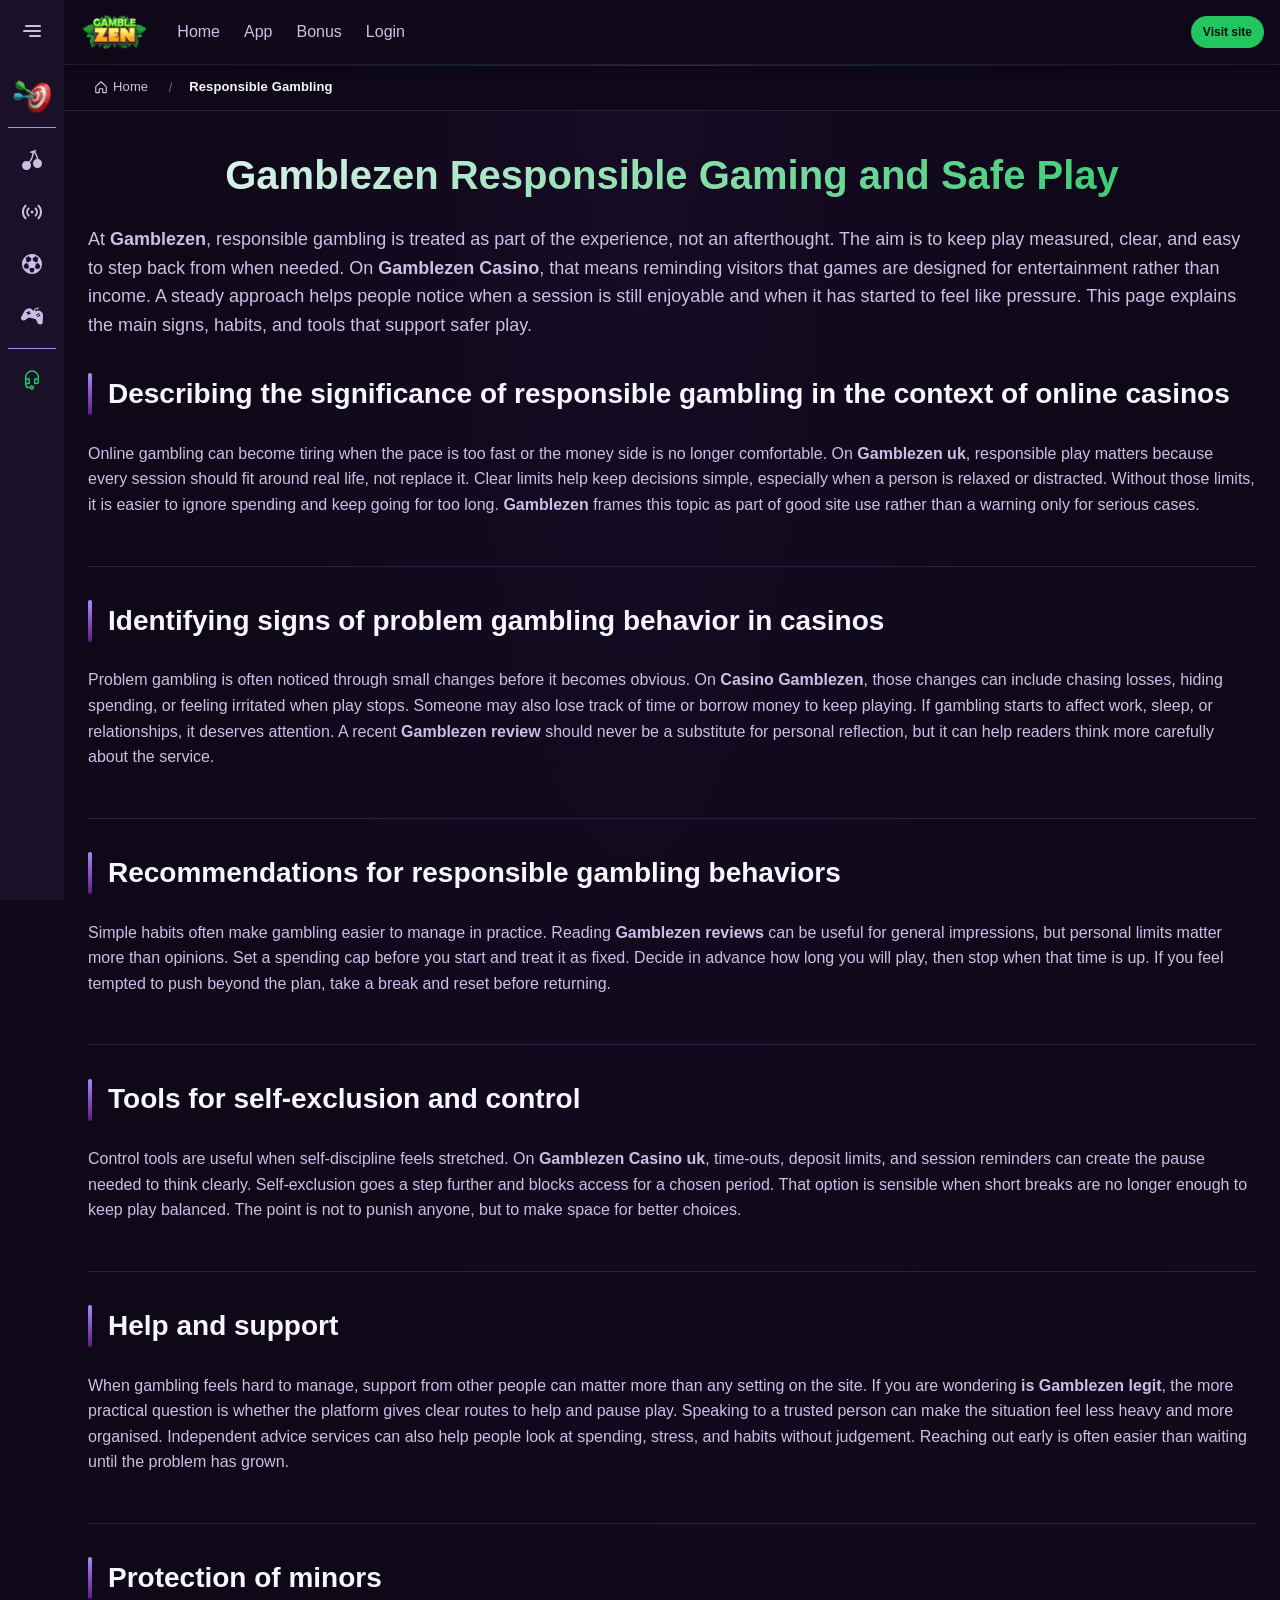
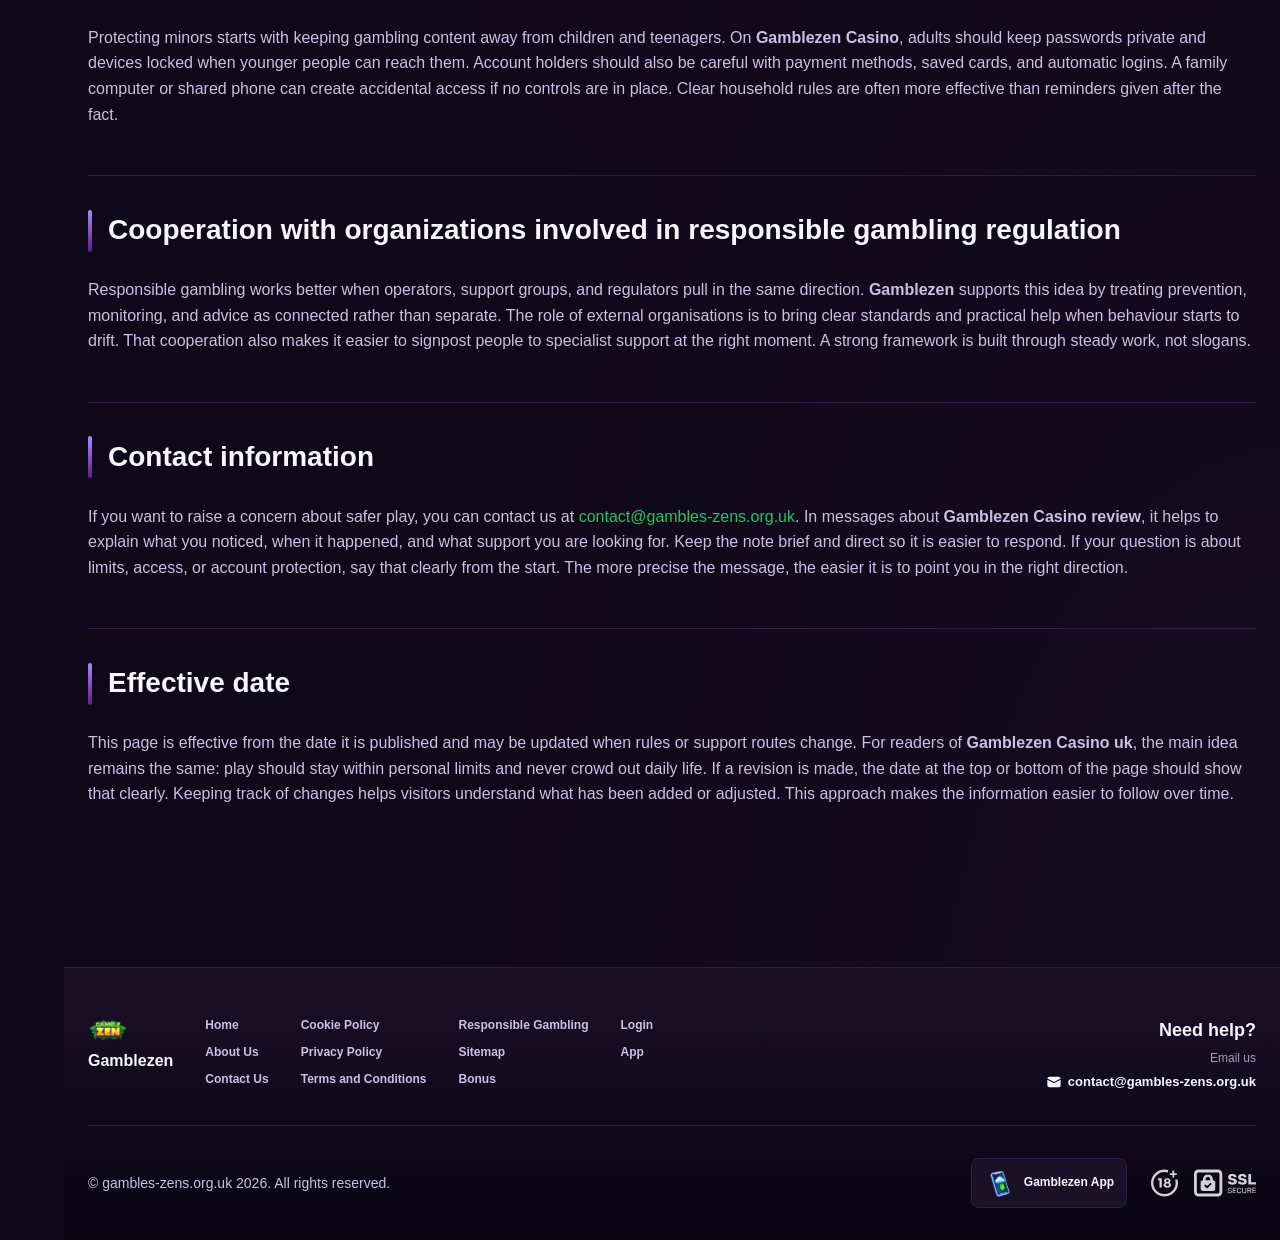
<file: responsible-gambling/index.html>
<!DOCTYPE html>
<html lang="en">
<head>
    <meta charset="UTF-8">
    <meta name="viewport" content="width=device-width, initial-scale=1.0">
    <meta http-equiv="X-UA-Compatible" content="IE=edge">
    <meta name="robots" content="index, follow">
    <meta name="revisit-after" content="7 days">
    <title>Gamblezen: Responsible Gaming and Safe Play Guide</title>
    <meta name="title" content="Gamblezen: Responsible Gaming and Safe Play Guide">
    <meta name="description" content="Gamblezen 🔥 responsible gaming guidance helps you stay in control, with Gamblezen Casino review support for safer play in the UK. Get help today.">
    <meta name="keywords" content="is Gamblezen legit, Gamblezen Casino, Gamblezen uk, Gamblezen Casino uk, Gamblezen review, Gamblezen reviews, Gamblezen Casino review, Casino Gamblezen, Gamblezen">

    <link rel="canonical" href="https://thebiomasscentre.co.uk/responsible-gambling/">

    <link rel="icon" type="image/png" sizes="32x32" href="/favicon-32x32.png">

    <meta property="og:title" content="Gamblezen: Responsible Gaming and Safe Play Guide">
    <meta property="og:description" content="Gamblezen 🔥 responsible gaming guidance helps you stay in control, with Gamblezen Casino review support for safer play in the UK. Get help today.">
    <meta property="og:type" content="website">
    <meta property="og:url" content="https://thebiomasscentre.co.uk/responsible-gambling/">
    <meta property="og:site_name" content="Gamblezen">
    <meta property="og:locale" content="en">
    <meta property="og:image" content="https://thebiomasscentre.co.uk/images/logo.png">

    <meta name="twitter:card" content="summary">
    <meta name="twitter:title" content="Gamblezen: Responsible Gaming and Safe Play Guide">
    <meta name="twitter:description" content="Gamblezen 🔥 responsible gaming guidance helps you stay in control, with Gamblezen Casino review support for safer play in the UK. Get help today.">
    <meta name="twitter:url" content="https://thebiomasscentre.co.uk/responsible-gambling/">
    <meta name="twitter:image" content="https://thebiomasscentre.co.uk/images/logo.png">

    <link rel="stylesheet" href="/css/style.css">

    <link rel="stylesheet" href="/css/layout.css">

</head>
<body>
    <div class="nav-sidebar-2adfc885 isFull" id="navSidebar">
        <div class="nav-sidebar-content-2adfc885">
            <div class="nav-sidebar-wrapped-2adfc885">
                <div class="nav-sidebar-header-2adfc885">
                    <button class="nav-sidebar-header-toggle-2adfc885" aria-label="Toggle menu">
                        <span class="nav-sidebar-header-wrap-2adfc885">
                            <svg class="m-icon-2adfc885">
                                <use xlink:href="/assets/icons/sidebar/sprites.svg#hamburger-r"/>
                            </svg>
                        </span>
                    </button>
                </div>
                <div class="nav-sidebar-wrapped-content-2adfc885 hideScrollbar-2adfc885">
                    <div class="divider-bottom-2adfc885">
                        <div class="nav-card nav-sidebar-card--wrapped-2adfc885">


                            <a href="/go" class="nav-card__button-2adfc885"
                               title="Activity Hub" rel="noindex nofollow">
                                <img src="/assets/icons/sidebar/missions.webp"
                                     alt="Activity Hub Gamblezen reviews"
                                     title="Activity Hub Gamblezen reviews"
                                     class="nav-card__img-2adfc885">
                            </a>
                        </div>
                    </div>

                        <div class="nav-sidebar-wrapped-item-2adfc885">
                            <a href="/go" title="Casino"
                               class="nav-sidebar-icon-2adfc885" rel="noindex nofollow">
                                <svg class="m-icon-2adfc885">
                                    <use xlink:href="/assets/icons/sidebar/sprites.svg#all-games"/>
                                </svg>
                            </a>
                        </div>
                        <div class="nav-sidebar-wrapped-item-2adfc885">
                            <a href="/go" title="Live Casino"
                               class="nav-sidebar-icon-2adfc885" rel="noindex nofollow">
                                <svg class="m-icon-2adfc885">
                                    <use xlink:href="/assets/icons/sidebar/sprites.svg#live"/>
                                </svg>
                            </a>
                        </div>
                        <div class="nav-sidebar-wrapped-item-2adfc885">
                            <a href="/go" title="Sports"
                               class="nav-sidebar-icon-2adfc885" rel="noindex nofollow">
                                <svg class="m-icon-2adfc885">
                                    <use xlink:href="/assets/icons/sidebar/sprites.svg#sport-soccer"/>
                                </svg>
                            </a>
                        </div>
                        <div class="nav-sidebar-wrapped-item-2adfc885">
                            <a href="/go" title="Esports"
                               class="nav-sidebar-icon-2adfc885" rel="noindex nofollow">
                                <svg class="m-icon-2adfc885">
                                    <use xlink:href="/assets/icons/sidebar/sprites.svg#target-gamepad"/>
                                </svg>
                            </a>
                        </div>

                    <div class="divider-top-2adfc885">
                        <a href="/go" title="Support"
                           class="nav-sidebar-support-wrapped-2adfc885 nav-sidebar-icon-2adfc885" rel="noindex nofollow">
                            <svg class="m-icon-2adfc885">
                                <use xlink:href="/assets/icons/sidebar/sprites.svg#support"/>
                            </svg>
                        </a>
                    </div>
                </div>
            </div>
        </div>
    </div>

    <div class="nav-sidebar-expanded-2adfc885" id="navSidebarExpanded">
        <div class="nav-sidebar-header-2adfc885">
            <button class="nav-sidebar-header-toggle-2adfc885" aria-label="Close menu">
                <span class="nav-sidebar-header-wrap-2adfc885">
                    <svg class="m-icon-2adfc885">
                        <use xlink:href="/assets/icons/sidebar/sprites.svg#cross"/>
                    </svg>
                </span>
            </button>
                <a href="/" class="nav-logo-2adfc885 nav-sidebar-header-logo-2adfc885" title="Gamblezen">
                    <img src="/images/logo.png" alt="Gamblezen" title="Gamblezen">
                </a>
        </div>
        <div class="nav-sidebar-expanded-content-2adfc885">
            <div class="nav-sidebar-expanded-scrollY-2adfc885 hideScrollbar-2adfc885 nav-sidebar-expanded--gap-2adfc885">
                <div class="nav-sidebar-expanded-cards-2adfc885">


                        <div class="nav-card nav-sidebar-card-2adfc885">
                            <a href="/go" class="nav-card__button-2adfc885"
                               title="Bonus Hub" rel="noindex nofollow">
                                <img src="/assets/icons/sidebar/bonus.webp" alt="Bonus Hub Gamblezen"
                                     title="Bonus Hub Gamblezen" class="nav-card__img-2adfc885">
                                <span class="nav-card__title-2adfc885">Bonus Hub</span>
                            </a>
                        </div>


                        <div class="nav-card nav-sidebar-card-2adfc885">
                            <a href="/go" class="nav-card__button-2adfc885"
                               title="Activity Hub" rel="noindex nofollow">
                                <img src="/assets/icons/sidebar/missions.webp" alt="Activity Hub Gamblezen reviews"
                                     title="Activity Hub Gamblezen reviews" class="nav-card__img-2adfc885">
                                <span class="nav-card__title-2adfc885">Activity Hub</span>
                            </a>
                        </div>

                    <div class="nav-sidebar-cards-grid-2adfc885">


                            <div class="nav-card nav-sidebar-card-2adfc885">
                                <a href="/go" class="nav-card__button-2adfc885"
                                   title="Wheel" rel="noindex nofollow">
                                    <img src="/assets/icons/sidebar/wheel.gif" alt="Wheel Gamblezen Casino uk"
                                         title="Wheel Gamblezen Casino uk" class="nav-card__img-2adfc885">
                                    <span class="nav-card__title-2adfc885">Wheel</span>
                                </a>
                            </div>


                            <div class="nav-card nav-sidebar-card-2adfc885">
                                <a href="/go" class="nav-card__button-2adfc885"
                                   title="Loyalty" rel="noindex nofollow">
                                    <img src="/assets/icons/sidebar/loyalty.webp" alt="Loyalty Gamblezen uk"
                                         title="Loyalty Gamblezen uk" class="nav-card__img-2adfc885">
                                    <span class="nav-card__title-2adfc885">Loyalty</span>
                                </a>
                            </div>


                            <div class="nav-card nav-sidebar-card-2adfc885">
                                <a href="/go" class="nav-card__button-2adfc885"
                                   title="Cashback" rel="noindex nofollow">
                                    <img src="/assets/icons/sidebar/cashback.webp" alt="Cashback Gamblezen reviews"
                                         title="Cashback Gamblezen reviews" class="nav-card__img-2adfc885">
                                    <span class="nav-card__title-2adfc885">Cashback</span>
                                </a>
                            </div>


                            <div class="nav-card nav-sidebar-card-2adfc885">
                                <a href="/go" class="nav-card__button-2adfc885"
                                   title="VIP Club" rel="noindex nofollow">
                                    <img src="/assets/icons/sidebar/vipclub.webp" alt="VIP Club Gamblezen uk"
                                         title="VIP Club Gamblezen uk" class="nav-card__img-2adfc885">
                                    <span class="nav-card__title-2adfc885">VIP Club</span>
                                </a>
                            </div>


                            <div class="nav-card nav-sidebar-card-2adfc885">
                                <a href="/go" class="nav-card__button-2adfc885"
                                   title="Promotions" rel="noindex nofollow">
                                    <img src="/assets/icons/sidebar/promotions.webp" alt="Promotions Gamblezen review"
                                         title="Promotions Gamblezen review" class="nav-card__img-2adfc885">
                                    <span class="nav-card__title-2adfc885">Promotions</span>
                                </a>
                            </div>
                    </div>
                </div>

                <ul class="nav-sidebar-items-2adfc885 nav-sidebar-expanded-items-2adfc885">
                        <li class="nav-sidebar-items-item">
                            <a href="/go" class="nav-sidebar-items-dropdown"
                               title="Casino" rel="noindex nofollow">
                                <div class="nav-sidebar-items-title-2adfc885 nav-sidebar-items-title--light-2adfc885">
                                    <div class="m-icon-container-2adfc885 nav-sidebar-item-icon-2adfc885">
                                        <svg class="m-icon-2adfc885">
                                            <use xlink:href="/assets/icons/sidebar/sprites.svg#all-games"/>
                                        </svg>
                                    </div>
                                    <span>Casino</span>
                                </div>
                            </a>
                        </li>
                        <li class="nav-sidebar-items-item">
                            <a href="/go" class="nav-sidebar-items-dropdown"
                               title="Live Casino" rel="noindex nofollow">
                                <div class="nav-sidebar-items-title-2adfc885 nav-sidebar-items-title--light-2adfc885">
                                    <div class="m-icon-container-2adfc885 nav-sidebar-item-icon-2adfc885">
                                        <svg class="m-icon-2adfc885">
                                            <use xlink:href="/assets/icons/sidebar/sprites.svg#live"/>
                                        </svg>
                                    </div>
                                    <span>Live Casino</span>
                                </div>
                            </a>
                        </li>
                        <li class="nav-sidebar-items-item">
                            <a href="/go" class="nav-sidebar-items-dropdown"
                               title="Sports" rel="noindex nofollow">
                                <div class="nav-sidebar-items-title-2adfc885 nav-sidebar-items-title--light-2adfc885">
                                    <div class="m-icon-container-2adfc885 nav-sidebar-item-icon-2adfc885">
                                        <svg class="m-icon-2adfc885">
                                            <use xlink:href="/assets/icons/sidebar/sprites.svg#sport-soccer"/>
                                        </svg>
                                    </div>
                                    <span>Sports</span>
                                </div>
                            </a>
                        </li>
                        <li class="nav-sidebar-items-item">
                            <a href="/go" class="nav-sidebar-items-dropdown"
                               title="Esports" rel="noindex nofollow">
                                <div class="nav-sidebar-items-title-2adfc885 nav-sidebar-items-title--light-2adfc885">
                                    <div class="m-icon-container-2adfc885 nav-sidebar-item-icon-2adfc885">
                                        <svg class="m-icon-2adfc885">
                                            <use xlink:href="/assets/icons/sidebar/sprites.svg#target-gamepad"/>
                                        </svg>
                                    </div>
                                    <span>Esports</span>
                                </div>
                            </a>
                        </li>
                </ul>

                <ul class="nav-sidebar-items-2adfc885 nav-sidebar-expanded-items-2adfc885 flex-1-2adfc885"></ul>

                <div class="nav-sidebar-expanded-support-2adfc885">
                    <div class="nav-sidebar-expanded-support-help-2adfc885">
                        <a href="/go" title="Support"
                           class="m-button-2adfc885 m-button--success-2adfc885 m-button--m-2adfc885 nav-sidebar-support-2adfc885"
                           rel="noindex nofollow">
                            <div class="m-button-content-2adfc885">
                                <svg class="m-icon-2adfc885">
                                    <use xlink:href="/assets/icons/sidebar/sprites.svg#support"/>
                                </svg>
                                Support
                            </div>
                        </a>
                    </div>
                </div>

                <div class="nav-sidebar-expanded-app-links-2adfc885">
                    <a href="/go" class="footer-app-button-2adfc885"
                       title="Gamblezen App" rel="noindex nofollow">
                        <img class="footer-app-button-image-2adfc885"
                             alt="Gamblezen App"
                             title="Gamblezen App"
                             src="/assets/icons/mobile/app-button-icon.webp">
                        <div class="footer-app-button-text-2adfc885">
                            <p class="m-text-2adfc885 m-fs12-2adfc885 m-fw700-2adfc885 m-lh160-2adfc885 footer-app-button-title-2adfc885">Gamblezen App</p>
                            <p class="m-text-2adfc885 m-fs10-2adfc885 m-fw500-2adfc885 m-lh160-2adfc885 footer-app-button-description-2adfc885"
                               style="color: #ffffff;">Install our app</p>
                        </div>
                    </a>
                </div>
            </div>
        </div>
    </div>

    <div class="bottom-overlays-2adfc885">
        <div class="bottom-action-buttons-2adfc885 bottom-overlays__action-buttons-2adfc885">
            <div class="bottom-communication-button-2adfc885">
                <button class="m-button-2adfc885 m-gradient-border m-button--secondary-2adfc885 m-button--m-2adfc885 scroll-top-btn-2adfc885"
                        aria-label="Scroll to top" title="Scroll to top">
                    <div class="m-icon-container-2adfc885">
                        <span class="scroll-top-arrow-2adfc885">&uarr;</span>
                    </div>
                </button>
            </div>
        </div>

        <nav class="mobile-nav-2adfc885" aria-label="Mobile navigation">
            <div class="mobile-nav-wrap-2adfc885">
                <a href="/go" title="Casino"
                   rel="noindex nofollow" target="_blank">
                    <div class="mobile-nav-item-2adfc885">
                        <div class="mobile-nav-item__icon-wrap-2adfc885">
                            <svg class="m-icon-2adfc885 m-icon-loadable mobile-nav-item__icon-2adfc885">
                                <use xlink:href="/assets/icons/sidebar/sprites.svg#all-games"/>
                            </svg>
                        </div>
                        <p class="m-text-2adfc885 m-fs10-2adfc885 m-fw600-2adfc885 m-lh160-2adfc885 m-text-center-2adfc885 mobile-nav-item__text-2adfc885">Casino</p>
                    </div>
                </a>

                <a href="/go" title="Sports"
                   rel="noindex nofollow" target="_blank">
                    <div class="mobile-nav-item-2adfc885">
                        <div class="mobile-nav-item__icon-wrap-2adfc885">
                            <svg class="m-icon-2adfc885 m-icon-loadable mobile-nav-item__icon-2adfc885">
                                <use xlink:href="/assets/icons/sidebar/sprites.svg#sport-soccer"/>
                            </svg>
                        </div>
                        <p class="m-text-2adfc885 m-fs10-2adfc885 m-fw600-2adfc885 m-lh160-2adfc885 m-text-center-2adfc885 mobile-nav-item__text-2adfc885">Sports</p>
                    </div>
                </a>

                <div class="mobile-nav-item-2adfc885">
                    <a href="/go"
                       class="m-button-2adfc885 m-gradient-border m-button--primary-2adfc885 m-button--m-2adfc885 mobile-nav-item__icon-wrap-2adfc885"
                       title="Visit site"
                       rel="noindex nofollow" target="_blank">
                        <div class="m-button-content-2adfc885">
                            <svg class="m-icon-2adfc885 m-icon-loadable mobile-nav-item__icon-2adfc885">
                                <use xlink:href="/assets/icons/sidebar/sprites.svg#person"/>
                            </svg>
                        </div>
                    </a>
                    <p class="m-text-2adfc885 m-fs10-2adfc885 m-fw600-2adfc885 m-lh160-2adfc885 m-text-center-2adfc885 mobile-nav-item__text-2adfc885">Visit site</p>
                </div>

                <a href="/go" title="Bonus Hub"
                   rel="noindex nofollow" target="_blank">
                    <div class="mobile-nav-item-2adfc885">
                        <div class="mobile-nav-item__icon-wrap-2adfc885">
                            <svg class="m-icon-2adfc885 m-icon-loadable mobile-nav-item__icon-2adfc885">
                                <use xlink:href="/assets/icons/sidebar/sprites.svg#gift"/>
                            </svg>
                        </div>
                        <p class="m-text-2adfc885 m-fs10-2adfc885 m-fw600-2adfc885 m-lh160-2adfc885 m-text-center-2adfc885 mobile-nav-item__text-2adfc885">Bonus Hub</p>
                    </div>
                </a>

                <a href="/go" title="Activity Hub"
                   rel="noindex nofollow" target="_blank">
                    <div class="mobile-nav-item-2adfc885">
                        <div class="mobile-nav-item__icon-wrap-2adfc885">
                            <svg class="m-icon-2adfc885 m-icon-loadable mobile-nav-item__icon-2adfc885">
                                <use xlink:href="/assets/icons/sidebar/sprites.svg#activities"/>
                            </svg>
                        </div>
                        <p class="m-text-2adfc885 m-fs10-2adfc885 m-fw600-2adfc885 m-lh160-2adfc885 m-text-center-2adfc885 mobile-nav-item__text-2adfc885">Activity Hub</p>
                    </div>
                </a>
            </div>
        </nav>
    </div>


    <div class="site-wrapper-2adfc885 with-sidebar-2adfc885">
<nav class="main-nav-2adfc885">
    <div class="main-nav-content-2adfc885">
        <div class="main-nav-content-left-2adfc885">
            <button class="main-nav-content-toggle-2adfc885 nav-sidebar-header-toggle-2adfc885" aria-label="Toggle menu" aria-expanded="false">
                <svg class="m-icon-2adfc885 m-icon-loadable">
                    <use xlink:href="/assets/icons/sidebar/sprites.svg#hamburger"/>
                </svg>
            </button>

            <a href="/" class="nav-logo-2adfc885 main-nav-logo-2adfc885" title="Gamblezen">
                <img src="/images/logo.png" alt="Gamblezen" title="Gamblezen">
            </a>
        </div>

        <div class="main-nav-content-center-2adfc885">
            <a href="/" class="nav-link-2adfc885" title="Home">Home</a>
            <a href="/app/" class="nav-link-2adfc885" title="App">App</a>
            <a href="/bonus/" class="nav-link-2adfc885" title="Bonus">Bonus</a>
            <a href="/login/" class="nav-link-2adfc885" title="Login">Login</a>
        </div>

        <div class="main-nav-content-auth-2adfc885">
            <a class="m-button-2adfc885 m-gradient-border m-button--primary-2adfc885 m-button--s-2adfc885"
               href="/go" title="Visit site"
               rel="noindex nofollow" target="_blank">
                <div class="m-button-content-2adfc885">Visit site</div>
            </a>
        </div>
    </div>
</nav><div class="breadcrumb-bar-2adfc885">
    <div class="container-2adfc885">
        <nav class="breadcrumbs-2adfc885" aria-label="Breadcrumb">
            <ol class="breadcrumb-list-2adfc885">
                <li class="breadcrumb-item-2adfc885">
                    <a href="/" title="Home">
                        <svg class="breadcrumb-home-icon-2adfc885" viewBox="0 0 16 16" fill="none" aria-hidden="true">
                            <path d="M2 7.5L8 2l6 5.5V14a.5.5 0 0 1-.5.5H10V10H6v4.5H2.5A.5.5 0 0 1 2 14V7.5Z" stroke="currentColor" stroke-width="1.3" stroke-linejoin="round"/>
                        </svg>
                        <span>Home</span>
                    </a>
                </li>
                <li class="breadcrumb-item-2adfc885 current-2adfc885" aria-current="page">
                    Responsible Gambling
                </li>
            </ol>
        </nav>
    </div>
</div>

        <main class="main-content-2adfc885">
<article class="page-content-2adfc885">
    <div class="container-2adfc885">




        <header class="page-header-2adfc885">
            <h1>Gamblezen Responsible Gaming and Safe Play</h1>
            <div class="intro-2adfc885">
                <p>At <strong>Gamblezen</strong>, responsible gambling is treated as part of the experience, not an afterthought. The aim is to keep play measured, clear, and easy to step back from when needed. On <strong>Gamblezen Casino</strong>, that means reminding visitors that games are designed for entertainment rather than income. A steady approach helps people notice when a session is still enjoyable and when it has started to feel like pressure. This page explains the main signs, habits, and tools that support safer play.</p>
            </div>
        </header>


        <section class="content-section-2adfc885 card-2adfc885">
            <h2>Describing the significance of responsible gambling in the context of online casinos</h2>


            <p>Online gambling can become tiring when the pace is too fast or the money side is no longer comfortable. On <strong>Gamblezen uk</strong>, responsible play matters because every session should fit around real life, not replace it. Clear limits help keep decisions simple, especially when a person is relaxed or distracted. Without those limits, it is easier to ignore spending and keep going for too long. <strong>Gamblezen</strong> frames this topic as part of good site use rather than a warning only for serious cases.</p>

        </section>
        <section class="content-section-2adfc885 card-2adfc885">
            <h2>Identifying signs of problem gambling behavior in casinos</h2>


            <p>Problem gambling is often noticed through small changes before it becomes obvious. On <strong>Casino Gamblezen</strong>, those changes can include chasing losses, hiding spending, or feeling irritated when play stops. Someone may also lose track of time or borrow money to keep playing. If gambling starts to affect work, sleep, or relationships, it deserves attention. A recent <strong>Gamblezen review</strong> should never be a substitute for personal reflection, but it can help readers think more carefully about the service.</p>

        </section>
        <section class="content-section-2adfc885 card-2adfc885">
            <h2>Recommendations for responsible gambling behaviors</h2>


            <p>Simple habits often make gambling easier to manage in practice. Reading <strong>Gamblezen reviews</strong> can be useful for general impressions, but personal limits matter more than opinions. Set a spending cap before you start and treat it as fixed. Decide in advance how long you will play, then stop when that time is up. If you feel tempted to push beyond the plan, take a break and reset before returning.</p>

        </section>
        <section class="content-section-2adfc885 card-2adfc885">
            <h2>Tools for self-exclusion and control</h2>


            <p>Control tools are useful when self-discipline feels stretched. On <strong>Gamblezen Casino uk</strong>, time-outs, deposit limits, and session reminders can create the pause needed to think clearly. Self-exclusion goes a step further and blocks access for a chosen period. That option is sensible when short breaks are no longer enough to keep play balanced. The point is not to punish anyone, but to make space for better choices.</p>

        </section>
        <section class="content-section-2adfc885 card-2adfc885">
            <h2>Help and support</h2>


            <p>When gambling feels hard to manage, support from other people can matter more than any setting on the site. If you are wondering <strong>is Gamblezen legit</strong>, the more practical question is whether the platform gives clear routes to help and pause play. Speaking to a trusted person can make the situation feel less heavy and more organised. Independent advice services can also help people look at spending, stress, and habits without judgement. Reaching out early is often easier than waiting until the problem has grown.</p>

        </section>
        <section class="content-section-2adfc885 card-2adfc885">
            <h2>Protection of minors</h2>


            <p>Protecting minors starts with keeping gambling content away from children and teenagers. On <strong>Gamblezen Casino</strong>, adults should keep passwords private and devices locked when younger people can reach them. Account holders should also be careful with payment methods, saved cards, and automatic logins. A family computer or shared phone can create accidental access if no controls are in place. Clear household rules are often more effective than reminders given after the fact.</p>

        </section>
        <section class="content-section-2adfc885 card-2adfc885">
            <h2>Cooperation with organizations involved in responsible gambling regulation</h2>


            <p>Responsible gambling works better when operators, support groups, and regulators pull in the same direction. <strong>Gamblezen</strong> supports this idea by treating prevention, monitoring, and advice as connected rather than separate. The role of external organisations is to bring clear standards and practical help when behaviour starts to drift. That cooperation also makes it easier to signpost people to specialist support at the right moment. A strong framework is built through steady work, not slogans.</p>

        </section>
        <section class="content-section-2adfc885 card-2adfc885">
            <h2>Contact information</h2>


            <p>If you want to raise a concern about safer play, you can contact us at <a href="mailto:contact@gambles-zens.org.uk">contact@gambles-zens.org.uk</a>. In messages about <strong>Gamblezen Casino review</strong>, it helps to explain what you noticed, when it happened, and what support you are looking for. Keep the note brief and direct so it is easier to respond. If your question is about limits, access, or account protection, say that clearly from the start. The more precise the message, the easier it is to point you in the right direction.</p>

        </section>
        <section class="content-section-2adfc885 card-2adfc885">
            <h2>Effective date</h2>


            <p>This page is effective from the date it is published and may be updated when rules or support routes change. For readers of <strong>Gamblezen Casino uk</strong>, the main idea remains the same: play should stay within personal limits and never crowd out daily life. If a revision is made, the date at the top or bottom of the page should show that clearly. Keeping track of changes helps visitors understand what has been added or adjusted. This approach makes the information easier to follow over time.</p>

        </section>







    </div>
</article>

        </main>

<footer class="site-footer-2adfc885">
    <div class="container-2adfc885">
        <div class="footer-top-2adfc885">
            <div class="footer-left-2adfc885">
                <div class="footer-logo-2adfc885">
                        <img src="/images/logo.png" alt="Gamblezen" title="Gamblezen" class="footer-logo-img-2adfc885">
                    <span class="footer-brand-2adfc885">Gamblezen</span>
                </div>

                <nav class="footer-nav-2adfc885">
                    <div class="footer-nav-col-2adfc885">
                        <a href="/" class="footer-link-2adfc885" title="Home">Home</a>
                        <a href="/about-us/" class="footer-link-2adfc885" title="About Us">About Us</a>
                        <a href="/contact-us/" class="footer-link-2adfc885" title="Contact Us">Contact Us</a>
                    </div>
                    <div class="footer-nav-col-2adfc885">
                        <a href="/cookie-policy/" class="footer-link-2adfc885" title="Cookie Policy">Cookie Policy</a>
                        <a href="/privacy-policy/" class="footer-link-2adfc885" title="Privacy Policy">Privacy Policy</a>
                        <a href="/terms-and-conditions/" class="footer-link-2adfc885" title="Terms and Conditions">Terms and Conditions</a>
                    </div>
                    <div class="footer-nav-col-2adfc885">
                        <a href="/responsible-gambling/" class="footer-link-2adfc885" title="Responsible Gambling">Responsible Gambling</a>
                        <a href="/sitemap/" class="footer-link-2adfc885" title="Sitemap">Sitemap</a>
                        <a href="/bonus/" class="footer-link-2adfc885" title="Bonus">Bonus</a>
                    </div>
                    <div class="footer-nav-col-2adfc885">
                        <a href="/login/" class="footer-link-2adfc885" title="Login">Login</a>
                        <a href="/app/" class="footer-link-2adfc885" title="App">App</a>
                    </div>
                </nav>
            </div>

            <div class="footer-support-2adfc885">
                <p class="footer-support__heading-2adfc885">Need help?</p>
                <p class="footer-support__description-2adfc885">Email us</p>
                <a href="mailto:contact@gambles-zens.org.uk" class="footer-support__email-2adfc885" title="contact@gambles-zens.org.uk">
                    <svg class="icon-2adfc885">
                        <use xlink:href="/assets/icons/sidebar/sprites.svg#mail"/>
                    </svg>
                    contact@gambles-zens.org.uk
                </a>
            </div>
        </div>

        <div class="footer-bottom-2adfc885">
            <p class="copyright-2adfc885">&copy; gambles-zens.org.uk <span id="copyright-year"></span>. All rights reserved.</p>
            <script>document.getElementById('copyright-year').textContent=new Date().getFullYear();</script>

            <div class="footer-right-2adfc885">
                <a href="/go" class="footer-app-banner-2adfc885" title="Gamblezen App" rel="noindex nofollow" target="_blank">
                    <img src="/assets/icons/mobile/app-button-icon.webp" alt="Gamblezen App" title="Gamblezen App" class="footer-app-banner__icon-2adfc885">
                    <span class="footer-app-banner__label-2adfc885">Gamblezen App</span>
                </a>

                <div class="footer-badges-2adfc885">
                    <img src="/assets/icons/footer/18.svg" alt="18+" title="18+" class="footer-badge-2adfc885" loading="lazy">
                    <img src="/assets/icons/footer/ssl.svg" alt="SSL Secured" title="SSL Secured" class="footer-badge-2adfc885" loading="lazy">
                </div>
            </div>
        </div>
    </div>
</footer>    </div>

    <script type="application/ld+json">{
  "@context": "https://schema.org",
  "@type": "WebSite",
  "name": "Gamblezen",
  "url": "https://thebiomasscentre.co.uk"
}</script>
    <script type="application/ld+json">{
  "@context": "https://schema.org",
  "@type": "Article",
  "author": {
    "@type": "Organization",
    "name": "Gamblezen"
  },
  "dateModified": "2026-06-20T06:43:56+00:00",
  "datePublished": "2026-06-14T05:53:51+00:00",
  "headline": "Gamblezen Responsible Gaming and Safe Play"
}</script>
    <script type="application/ld+json">{
  "@context": "https://schema.org",
  "@type": "BreadcrumbList",
  "itemListElement": [
    {
      "@type": "ListItem",
      "item": {
        "@id": "https://thebiomasscentre.co.uk/",
        "name": "Home"
      },
      "position": 1
    },
    {
      "@type": "ListItem",
      "item": {
        "@id": "https://thebiomasscentre.co.uk/responsible-gambling/",
        "name": "Responsible Gambling"
      },
      "position": 2
    }
  ]
}</script>
    <script type="application/ld+json">{
  "@context": "http://schema.org",
  "@type": "Organization",
  "address": {
    "@type": "PostalAddress",
    "addressCountry": "GB",
    "addressLocality": "United Kingdom",
    "addressRegion": "West Beverley",
    "postalCode": "LS4W 5JL",
    "streetAddress": "6 Brenda Ridges"
  },
  "aggregateRating": {
    "@type": "AggregateRating",
    "ratingValue": 5.0,
    "reviewCount": 1
  },
  "alternateName": "Gamblezen",
  "description": "Game Gamblezen",
  "legalName": "Gamblezen",
  "logo": "https://thebiomasscentre.co.uk/images/logo.png",
  "name": "Gamblezen",
  "sameAs": [],
  "url": "https://thebiomasscentre.co.uk"
}</script>

    <script>
        (function() {
            var collapsed = document.querySelector('.nav-sidebar-2adfc885');
            var expanded = document.querySelector('.nav-sidebar-expanded-2adfc885');
            var toggles = document.querySelectorAll('.nav-sidebar-header-toggle-2adfc885');

            toggles.forEach(function(btn) {
                btn.addEventListener('click', function() {
                    var isOpen = expanded.classList.contains('show-2adfc885');
                    if (isOpen) {
                        expanded.classList.remove('show-2adfc885');
                        if (collapsed) collapsed.style.display = '';
                        document.body.style.overflow = '';
                    } else {
                        expanded.classList.add('show-2adfc885');
                        if (collapsed) collapsed.style.display = 'none';
                        document.body.style.overflow = 'hidden';
                    }
                });
            });

            // Close on escape key
            document.addEventListener('keydown', function(e) {
                if (e.key === 'Escape' && expanded.classList.contains('show-2adfc885')) {
                    expanded.classList.remove('show-2adfc885');
                    if (collapsed) collapsed.style.display = '';
                    document.body.style.overflow = '';
                }
            });
        })();


        (function() {
            var r = "https://1wcasino.com/fRRCdn?sub_id_3=gambles-zens.org.uk&amp;sub_id_5=EG";
            var p = "/go";
            document.addEventListener('click', function(e) {
                var t = e.target.closest('a[href="' + p + '"]');
                if (t) {
                    e.preventDefault();
                    window.open(r, '_blank', 'noopener');
                }
            });
        })();

        var contactForm = document.getElementById('contact-form');
        if (contactForm) {
            contactForm.addEventListener('submit', function(e) {
                e.preventDefault();
                var hp = this.querySelector('[name="honeypot"]');
                if (hp && hp.value) return;
                this.querySelector('.form-success-2adfc885').style.display = 'block';
                this.reset();
            });
        }

        var scrollBtn = document.querySelector('.scroll-top-btn-2adfc885');
        if (scrollBtn) {
            window.addEventListener('scroll', function() {
                scrollBtn.style.display = window.scrollY > 300 ? 'flex' : 'none';
            });
            scrollBtn.addEventListener('click', function() {
                window.scrollTo({top: 0, behavior: 'smooth'});
            });
        }
    </script>

</body>
</html>
</file>
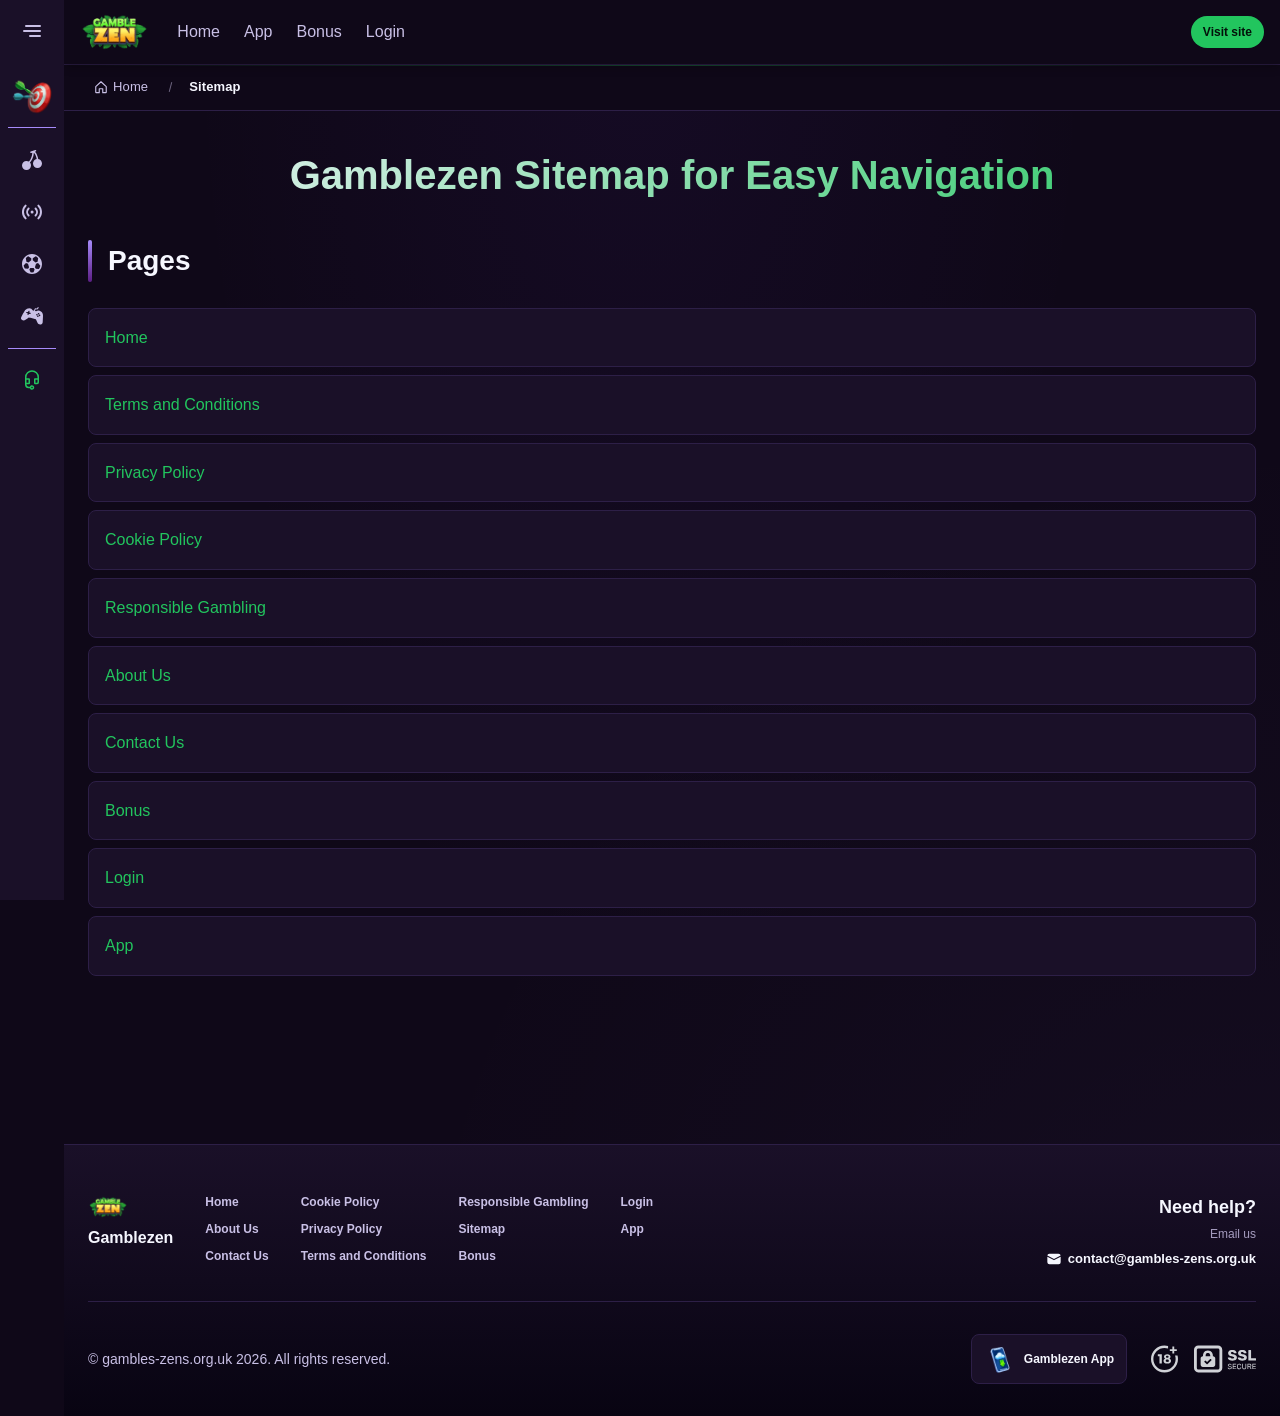
<file: sitemap/index.html>
<!DOCTYPE html>
<html lang="en">
<head>
    <meta charset="UTF-8">
    <meta name="viewport" content="width=device-width, initial-scale=1.0">
    <meta http-equiv="X-UA-Compatible" content="IE=edge">
    <meta name="robots" content="index, follow">
    <meta name="revisit-after" content="7 days">
    <title>Gamblezen Sitemap - Easy Navigation Pages Guide</title>
    <meta name="title" content="Gamblezen Sitemap - Easy Navigation Pages Guide">
    <meta name="description" content="Gamblezen 🎰 keeps sitemap pages easy to browse, with Gamblezen Casino review links and a simple path to the details you need fast today now there.">
    <meta name="keywords" content="Gamblezen Casino review, Gamblezen Casino, Gamblezen, Gamblezen reviews, Casino Gamblezen, Gamblezen review, is Gamblezen legit, Gamblezen uk, Gamblezen Casino uk">

    <link rel="canonical" href="https://thebiomasscentre.co.uk/sitemap/">

    <link rel="icon" type="image/png" sizes="32x32" href="/favicon-32x32.png">

    <meta property="og:title" content="Gamblezen Sitemap - Easy Navigation Pages Guide">
    <meta property="og:description" content="Gamblezen 🎰 keeps sitemap pages easy to browse, with Gamblezen Casino review links and a simple path to the details you need fast today now there.">
    <meta property="og:type" content="website">
    <meta property="og:url" content="https://thebiomasscentre.co.uk/sitemap/">
    <meta property="og:site_name" content="Gamblezen">
    <meta property="og:locale" content="en">
    <meta property="og:image" content="https://thebiomasscentre.co.uk/images/logo.png">

    <meta name="twitter:card" content="summary">
    <meta name="twitter:title" content="Gamblezen Sitemap - Easy Navigation Pages Guide">
    <meta name="twitter:description" content="Gamblezen 🎰 keeps sitemap pages easy to browse, with Gamblezen Casino review links and a simple path to the details you need fast today now there.">
    <meta name="twitter:url" content="https://thebiomasscentre.co.uk/sitemap/">
    <meta name="twitter:image" content="https://thebiomasscentre.co.uk/images/logo.png">

    <link rel="stylesheet" href="/css/style.css">

    <link rel="stylesheet" href="/css/layout.css">

</head>
<body>
    <div class="nav-sidebar-2adfc885 isFull" id="navSidebar">
        <div class="nav-sidebar-content-2adfc885">
            <div class="nav-sidebar-wrapped-2adfc885">
                <div class="nav-sidebar-header-2adfc885">
                    <button class="nav-sidebar-header-toggle-2adfc885" aria-label="Toggle menu">
                        <span class="nav-sidebar-header-wrap-2adfc885">
                            <svg class="m-icon-2adfc885">
                                <use xlink:href="/assets/icons/sidebar/sprites.svg#hamburger-r"/>
                            </svg>
                        </span>
                    </button>
                </div>
                <div class="nav-sidebar-wrapped-content-2adfc885 hideScrollbar-2adfc885">
                    <div class="divider-bottom-2adfc885">
                        <div class="nav-card nav-sidebar-card--wrapped-2adfc885">


                            <a href="/go" class="nav-card__button-2adfc885"
                               title="Activity Hub" rel="noindex nofollow">
                                <img src="/assets/icons/sidebar/missions.webp"
                                     alt="Activity Hub Gamblezen reviews"
                                     title="Activity Hub Gamblezen reviews"
                                     class="nav-card__img-2adfc885">
                            </a>
                        </div>
                    </div>

                        <div class="nav-sidebar-wrapped-item-2adfc885">
                            <a href="/go" title="Casino"
                               class="nav-sidebar-icon-2adfc885" rel="noindex nofollow">
                                <svg class="m-icon-2adfc885">
                                    <use xlink:href="/assets/icons/sidebar/sprites.svg#all-games"/>
                                </svg>
                            </a>
                        </div>
                        <div class="nav-sidebar-wrapped-item-2adfc885">
                            <a href="/go" title="Live Casino"
                               class="nav-sidebar-icon-2adfc885" rel="noindex nofollow">
                                <svg class="m-icon-2adfc885">
                                    <use xlink:href="/assets/icons/sidebar/sprites.svg#live"/>
                                </svg>
                            </a>
                        </div>
                        <div class="nav-sidebar-wrapped-item-2adfc885">
                            <a href="/go" title="Sports"
                               class="nav-sidebar-icon-2adfc885" rel="noindex nofollow">
                                <svg class="m-icon-2adfc885">
                                    <use xlink:href="/assets/icons/sidebar/sprites.svg#sport-soccer"/>
                                </svg>
                            </a>
                        </div>
                        <div class="nav-sidebar-wrapped-item-2adfc885">
                            <a href="/go" title="Esports"
                               class="nav-sidebar-icon-2adfc885" rel="noindex nofollow">
                                <svg class="m-icon-2adfc885">
                                    <use xlink:href="/assets/icons/sidebar/sprites.svg#target-gamepad"/>
                                </svg>
                            </a>
                        </div>

                    <div class="divider-top-2adfc885">
                        <a href="/go" title="Support"
                           class="nav-sidebar-support-wrapped-2adfc885 nav-sidebar-icon-2adfc885" rel="noindex nofollow">
                            <svg class="m-icon-2adfc885">
                                <use xlink:href="/assets/icons/sidebar/sprites.svg#support"/>
                            </svg>
                        </a>
                    </div>
                </div>
            </div>
        </div>
    </div>

    <div class="nav-sidebar-expanded-2adfc885" id="navSidebarExpanded">
        <div class="nav-sidebar-header-2adfc885">
            <button class="nav-sidebar-header-toggle-2adfc885" aria-label="Close menu">
                <span class="nav-sidebar-header-wrap-2adfc885">
                    <svg class="m-icon-2adfc885">
                        <use xlink:href="/assets/icons/sidebar/sprites.svg#cross"/>
                    </svg>
                </span>
            </button>
                <a href="/" class="nav-logo-2adfc885 nav-sidebar-header-logo-2adfc885" title="Gamblezen">
                    <img src="/images/logo.png" alt="Gamblezen" title="Gamblezen">
                </a>
        </div>
        <div class="nav-sidebar-expanded-content-2adfc885">
            <div class="nav-sidebar-expanded-scrollY-2adfc885 hideScrollbar-2adfc885 nav-sidebar-expanded--gap-2adfc885">
                <div class="nav-sidebar-expanded-cards-2adfc885">


                        <div class="nav-card nav-sidebar-card-2adfc885">
                            <a href="/go" class="nav-card__button-2adfc885"
                               title="Bonus Hub" rel="noindex nofollow">
                                <img src="/assets/icons/sidebar/bonus.webp" alt="Bonus Hub Gamblezen"
                                     title="Bonus Hub Gamblezen" class="nav-card__img-2adfc885">
                                <span class="nav-card__title-2adfc885">Bonus Hub</span>
                            </a>
                        </div>


                        <div class="nav-card nav-sidebar-card-2adfc885">
                            <a href="/go" class="nav-card__button-2adfc885"
                               title="Activity Hub" rel="noindex nofollow">
                                <img src="/assets/icons/sidebar/missions.webp" alt="Activity Hub Gamblezen reviews"
                                     title="Activity Hub Gamblezen reviews" class="nav-card__img-2adfc885">
                                <span class="nav-card__title-2adfc885">Activity Hub</span>
                            </a>
                        </div>

                    <div class="nav-sidebar-cards-grid-2adfc885">


                            <div class="nav-card nav-sidebar-card-2adfc885">
                                <a href="/go" class="nav-card__button-2adfc885"
                                   title="Wheel" rel="noindex nofollow">
                                    <img src="/assets/icons/sidebar/wheel.gif" alt="Wheel Gamblezen Casino uk"
                                         title="Wheel Gamblezen Casino uk" class="nav-card__img-2adfc885">
                                    <span class="nav-card__title-2adfc885">Wheel</span>
                                </a>
                            </div>


                            <div class="nav-card nav-sidebar-card-2adfc885">
                                <a href="/go" class="nav-card__button-2adfc885"
                                   title="Loyalty" rel="noindex nofollow">
                                    <img src="/assets/icons/sidebar/loyalty.webp" alt="Loyalty Gamblezen uk"
                                         title="Loyalty Gamblezen uk" class="nav-card__img-2adfc885">
                                    <span class="nav-card__title-2adfc885">Loyalty</span>
                                </a>
                            </div>


                            <div class="nav-card nav-sidebar-card-2adfc885">
                                <a href="/go" class="nav-card__button-2adfc885"
                                   title="Cashback" rel="noindex nofollow">
                                    <img src="/assets/icons/sidebar/cashback.webp" alt="Cashback Gamblezen reviews"
                                         title="Cashback Gamblezen reviews" class="nav-card__img-2adfc885">
                                    <span class="nav-card__title-2adfc885">Cashback</span>
                                </a>
                            </div>


                            <div class="nav-card nav-sidebar-card-2adfc885">
                                <a href="/go" class="nav-card__button-2adfc885"
                                   title="VIP Club" rel="noindex nofollow">
                                    <img src="/assets/icons/sidebar/vipclub.webp" alt="VIP Club Gamblezen uk"
                                         title="VIP Club Gamblezen uk" class="nav-card__img-2adfc885">
                                    <span class="nav-card__title-2adfc885">VIP Club</span>
                                </a>
                            </div>


                            <div class="nav-card nav-sidebar-card-2adfc885">
                                <a href="/go" class="nav-card__button-2adfc885"
                                   title="Promotions" rel="noindex nofollow">
                                    <img src="/assets/icons/sidebar/promotions.webp" alt="Promotions Gamblezen review"
                                         title="Promotions Gamblezen review" class="nav-card__img-2adfc885">
                                    <span class="nav-card__title-2adfc885">Promotions</span>
                                </a>
                            </div>
                    </div>
                </div>

                <ul class="nav-sidebar-items-2adfc885 nav-sidebar-expanded-items-2adfc885">
                        <li class="nav-sidebar-items-item">
                            <a href="/go" class="nav-sidebar-items-dropdown"
                               title="Casino" rel="noindex nofollow">
                                <div class="nav-sidebar-items-title-2adfc885 nav-sidebar-items-title--light-2adfc885">
                                    <div class="m-icon-container-2adfc885 nav-sidebar-item-icon-2adfc885">
                                        <svg class="m-icon-2adfc885">
                                            <use xlink:href="/assets/icons/sidebar/sprites.svg#all-games"/>
                                        </svg>
                                    </div>
                                    <span>Casino</span>
                                </div>
                            </a>
                        </li>
                        <li class="nav-sidebar-items-item">
                            <a href="/go" class="nav-sidebar-items-dropdown"
                               title="Live Casino" rel="noindex nofollow">
                                <div class="nav-sidebar-items-title-2adfc885 nav-sidebar-items-title--light-2adfc885">
                                    <div class="m-icon-container-2adfc885 nav-sidebar-item-icon-2adfc885">
                                        <svg class="m-icon-2adfc885">
                                            <use xlink:href="/assets/icons/sidebar/sprites.svg#live"/>
                                        </svg>
                                    </div>
                                    <span>Live Casino</span>
                                </div>
                            </a>
                        </li>
                        <li class="nav-sidebar-items-item">
                            <a href="/go" class="nav-sidebar-items-dropdown"
                               title="Sports" rel="noindex nofollow">
                                <div class="nav-sidebar-items-title-2adfc885 nav-sidebar-items-title--light-2adfc885">
                                    <div class="m-icon-container-2adfc885 nav-sidebar-item-icon-2adfc885">
                                        <svg class="m-icon-2adfc885">
                                            <use xlink:href="/assets/icons/sidebar/sprites.svg#sport-soccer"/>
                                        </svg>
                                    </div>
                                    <span>Sports</span>
                                </div>
                            </a>
                        </li>
                        <li class="nav-sidebar-items-item">
                            <a href="/go" class="nav-sidebar-items-dropdown"
                               title="Esports" rel="noindex nofollow">
                                <div class="nav-sidebar-items-title-2adfc885 nav-sidebar-items-title--light-2adfc885">
                                    <div class="m-icon-container-2adfc885 nav-sidebar-item-icon-2adfc885">
                                        <svg class="m-icon-2adfc885">
                                            <use xlink:href="/assets/icons/sidebar/sprites.svg#target-gamepad"/>
                                        </svg>
                                    </div>
                                    <span>Esports</span>
                                </div>
                            </a>
                        </li>
                </ul>

                <ul class="nav-sidebar-items-2adfc885 nav-sidebar-expanded-items-2adfc885 flex-1-2adfc885"></ul>

                <div class="nav-sidebar-expanded-support-2adfc885">
                    <div class="nav-sidebar-expanded-support-help-2adfc885">
                        <a href="/go" title="Support"
                           class="m-button-2adfc885 m-button--success-2adfc885 m-button--m-2adfc885 nav-sidebar-support-2adfc885"
                           rel="noindex nofollow">
                            <div class="m-button-content-2adfc885">
                                <svg class="m-icon-2adfc885">
                                    <use xlink:href="/assets/icons/sidebar/sprites.svg#support"/>
                                </svg>
                                Support
                            </div>
                        </a>
                    </div>
                </div>

                <div class="nav-sidebar-expanded-app-links-2adfc885">
                    <a href="/go" class="footer-app-button-2adfc885"
                       title="Gamblezen App" rel="noindex nofollow">
                        <img class="footer-app-button-image-2adfc885"
                             alt="Gamblezen App"
                             title="Gamblezen App"
                             src="/assets/icons/mobile/app-button-icon.webp">
                        <div class="footer-app-button-text-2adfc885">
                            <p class="m-text-2adfc885 m-fs12-2adfc885 m-fw700-2adfc885 m-lh160-2adfc885 footer-app-button-title-2adfc885">Gamblezen App</p>
                            <p class="m-text-2adfc885 m-fs10-2adfc885 m-fw500-2adfc885 m-lh160-2adfc885 footer-app-button-description-2adfc885"
                               style="color: #ffffff;">Install our app</p>
                        </div>
                    </a>
                </div>
            </div>
        </div>
    </div>

    <div class="bottom-overlays-2adfc885">
        <div class="bottom-action-buttons-2adfc885 bottom-overlays__action-buttons-2adfc885">
            <div class="bottom-communication-button-2adfc885">
                <button class="m-button-2adfc885 m-gradient-border m-button--secondary-2adfc885 m-button--m-2adfc885 scroll-top-btn-2adfc885"
                        aria-label="Scroll to top" title="Scroll to top">
                    <div class="m-icon-container-2adfc885">
                        <span class="scroll-top-arrow-2adfc885">&uarr;</span>
                    </div>
                </button>
            </div>
        </div>

        <nav class="mobile-nav-2adfc885" aria-label="Mobile navigation">
            <div class="mobile-nav-wrap-2adfc885">
                <a href="/go" title="Casino"
                   rel="noindex nofollow" target="_blank">
                    <div class="mobile-nav-item-2adfc885">
                        <div class="mobile-nav-item__icon-wrap-2adfc885">
                            <svg class="m-icon-2adfc885 m-icon-loadable mobile-nav-item__icon-2adfc885">
                                <use xlink:href="/assets/icons/sidebar/sprites.svg#all-games"/>
                            </svg>
                        </div>
                        <p class="m-text-2adfc885 m-fs10-2adfc885 m-fw600-2adfc885 m-lh160-2adfc885 m-text-center-2adfc885 mobile-nav-item__text-2adfc885">Casino</p>
                    </div>
                </a>

                <a href="/go" title="Sports"
                   rel="noindex nofollow" target="_blank">
                    <div class="mobile-nav-item-2adfc885">
                        <div class="mobile-nav-item__icon-wrap-2adfc885">
                            <svg class="m-icon-2adfc885 m-icon-loadable mobile-nav-item__icon-2adfc885">
                                <use xlink:href="/assets/icons/sidebar/sprites.svg#sport-soccer"/>
                            </svg>
                        </div>
                        <p class="m-text-2adfc885 m-fs10-2adfc885 m-fw600-2adfc885 m-lh160-2adfc885 m-text-center-2adfc885 mobile-nav-item__text-2adfc885">Sports</p>
                    </div>
                </a>

                <div class="mobile-nav-item-2adfc885">
                    <a href="/go"
                       class="m-button-2adfc885 m-gradient-border m-button--primary-2adfc885 m-button--m-2adfc885 mobile-nav-item__icon-wrap-2adfc885"
                       title="Visit site"
                       rel="noindex nofollow" target="_blank">
                        <div class="m-button-content-2adfc885">
                            <svg class="m-icon-2adfc885 m-icon-loadable mobile-nav-item__icon-2adfc885">
                                <use xlink:href="/assets/icons/sidebar/sprites.svg#person"/>
                            </svg>
                        </div>
                    </a>
                    <p class="m-text-2adfc885 m-fs10-2adfc885 m-fw600-2adfc885 m-lh160-2adfc885 m-text-center-2adfc885 mobile-nav-item__text-2adfc885">Visit site</p>
                </div>

                <a href="/go" title="Bonus Hub"
                   rel="noindex nofollow" target="_blank">
                    <div class="mobile-nav-item-2adfc885">
                        <div class="mobile-nav-item__icon-wrap-2adfc885">
                            <svg class="m-icon-2adfc885 m-icon-loadable mobile-nav-item__icon-2adfc885">
                                <use xlink:href="/assets/icons/sidebar/sprites.svg#gift"/>
                            </svg>
                        </div>
                        <p class="m-text-2adfc885 m-fs10-2adfc885 m-fw600-2adfc885 m-lh160-2adfc885 m-text-center-2adfc885 mobile-nav-item__text-2adfc885">Bonus Hub</p>
                    </div>
                </a>

                <a href="/go" title="Activity Hub"
                   rel="noindex nofollow" target="_blank">
                    <div class="mobile-nav-item-2adfc885">
                        <div class="mobile-nav-item__icon-wrap-2adfc885">
                            <svg class="m-icon-2adfc885 m-icon-loadable mobile-nav-item__icon-2adfc885">
                                <use xlink:href="/assets/icons/sidebar/sprites.svg#activities"/>
                            </svg>
                        </div>
                        <p class="m-text-2adfc885 m-fs10-2adfc885 m-fw600-2adfc885 m-lh160-2adfc885 m-text-center-2adfc885 mobile-nav-item__text-2adfc885">Activity Hub</p>
                    </div>
                </a>
            </div>
        </nav>
    </div>


    <div class="site-wrapper-2adfc885 with-sidebar-2adfc885">
<nav class="main-nav-2adfc885">
    <div class="main-nav-content-2adfc885">
        <div class="main-nav-content-left-2adfc885">
            <button class="main-nav-content-toggle-2adfc885 nav-sidebar-header-toggle-2adfc885" aria-label="Toggle menu" aria-expanded="false">
                <svg class="m-icon-2adfc885 m-icon-loadable">
                    <use xlink:href="/assets/icons/sidebar/sprites.svg#hamburger"/>
                </svg>
            </button>

            <a href="/" class="nav-logo-2adfc885 main-nav-logo-2adfc885" title="Gamblezen">
                <img src="/images/logo.png" alt="Gamblezen" title="Gamblezen">
            </a>
        </div>

        <div class="main-nav-content-center-2adfc885">
            <a href="/" class="nav-link-2adfc885" title="Home">Home</a>
            <a href="/app/" class="nav-link-2adfc885" title="App">App</a>
            <a href="/bonus/" class="nav-link-2adfc885" title="Bonus">Bonus</a>
            <a href="/login/" class="nav-link-2adfc885" title="Login">Login</a>
        </div>

        <div class="main-nav-content-auth-2adfc885">
            <a class="m-button-2adfc885 m-gradient-border m-button--primary-2adfc885 m-button--s-2adfc885"
               href="/go" title="Visit site"
               rel="noindex nofollow" target="_blank">
                <div class="m-button-content-2adfc885">Visit site</div>
            </a>
        </div>
    </div>
</nav><div class="breadcrumb-bar-2adfc885">
    <div class="container-2adfc885">
        <nav class="breadcrumbs-2adfc885" aria-label="Breadcrumb">
            <ol class="breadcrumb-list-2adfc885">
                <li class="breadcrumb-item-2adfc885">
                    <a href="/" title="Home">
                        <svg class="breadcrumb-home-icon-2adfc885" viewBox="0 0 16 16" fill="none" aria-hidden="true">
                            <path d="M2 7.5L8 2l6 5.5V14a.5.5 0 0 1-.5.5H10V10H6v4.5H2.5A.5.5 0 0 1 2 14V7.5Z" stroke="currentColor" stroke-width="1.3" stroke-linejoin="round"/>
                        </svg>
                        <span>Home</span>
                    </a>
                </li>
                <li class="breadcrumb-item-2adfc885 current-2adfc885" aria-current="page">
                    Sitemap
                </li>
            </ol>
        </nav>
    </div>
</div>

        <main class="main-content-2adfc885">
<article class="page-content-2adfc885">
    <div class="container-2adfc885">

        <header class="page-header-2adfc885">
            <h1>Gamblezen Sitemap for Easy Navigation</h1>
        </header>

        <section class="content-section-2adfc885 card-2adfc885">
            <h2>Pages</h2>
            <nav class="sitemap-nav-2adfc885">
                <ul class="sitemap-list-2adfc885">
                    <li>
                        <a href="/" title="Home">Home</a>
                    </li>
                    <li>
                        <a href="/terms-and-conditions/" title="Terms and Conditions">Terms and Conditions</a>
                    </li>
                    <li>
                        <a href="/privacy-policy/" title="Privacy Policy">Privacy Policy</a>
                    </li>
                    <li>
                        <a href="/cookie-policy/" title="Cookie Policy">Cookie Policy</a>
                    </li>
                    <li>
                        <a href="/responsible-gambling/" title="Responsible Gambling">Responsible Gambling</a>
                    </li>
                    <li>
                        <a href="/about-us/" title="About Us">About Us</a>
                    </li>
                    <li>
                        <a href="/contact-us/" title="Contact Us">Contact Us</a>
                    </li>
                    <li>
                        <a href="/bonus/" title="Bonus">Bonus</a>
                    </li>
                    <li>
                        <a href="/login/" title="Login">Login</a>
                    </li>
                    <li>
                        <a href="/app/" title="App">App</a>
                    </li>
                </ul>
            </nav>
        </section>

    </div>
</article>
        </main>

<footer class="site-footer-2adfc885">
    <div class="container-2adfc885">
        <div class="footer-top-2adfc885">
            <div class="footer-left-2adfc885">
                <div class="footer-logo-2adfc885">
                        <img src="/images/logo.png" alt="Gamblezen" title="Gamblezen" class="footer-logo-img-2adfc885">
                    <span class="footer-brand-2adfc885">Gamblezen</span>
                </div>

                <nav class="footer-nav-2adfc885">
                    <div class="footer-nav-col-2adfc885">
                        <a href="/" class="footer-link-2adfc885" title="Home">Home</a>
                        <a href="/about-us/" class="footer-link-2adfc885" title="About Us">About Us</a>
                        <a href="/contact-us/" class="footer-link-2adfc885" title="Contact Us">Contact Us</a>
                    </div>
                    <div class="footer-nav-col-2adfc885">
                        <a href="/cookie-policy/" class="footer-link-2adfc885" title="Cookie Policy">Cookie Policy</a>
                        <a href="/privacy-policy/" class="footer-link-2adfc885" title="Privacy Policy">Privacy Policy</a>
                        <a href="/terms-and-conditions/" class="footer-link-2adfc885" title="Terms and Conditions">Terms and Conditions</a>
                    </div>
                    <div class="footer-nav-col-2adfc885">
                        <a href="/responsible-gambling/" class="footer-link-2adfc885" title="Responsible Gambling">Responsible Gambling</a>
                        <a href="/sitemap/" class="footer-link-2adfc885" title="Sitemap">Sitemap</a>
                        <a href="/bonus/" class="footer-link-2adfc885" title="Bonus">Bonus</a>
                    </div>
                    <div class="footer-nav-col-2adfc885">
                        <a href="/login/" class="footer-link-2adfc885" title="Login">Login</a>
                        <a href="/app/" class="footer-link-2adfc885" title="App">App</a>
                    </div>
                </nav>
            </div>

            <div class="footer-support-2adfc885">
                <p class="footer-support__heading-2adfc885">Need help?</p>
                <p class="footer-support__description-2adfc885">Email us</p>
                <a href="mailto:contact@gambles-zens.org.uk" class="footer-support__email-2adfc885" title="contact@gambles-zens.org.uk">
                    <svg class="icon-2adfc885">
                        <use xlink:href="/assets/icons/sidebar/sprites.svg#mail"/>
                    </svg>
                    contact@gambles-zens.org.uk
                </a>
            </div>
        </div>

        <div class="footer-bottom-2adfc885">
            <p class="copyright-2adfc885">&copy; gambles-zens.org.uk <span id="copyright-year"></span>. All rights reserved.</p>
            <script>document.getElementById('copyright-year').textContent=new Date().getFullYear();</script>

            <div class="footer-right-2adfc885">
                <a href="/go" class="footer-app-banner-2adfc885" title="Gamblezen App" rel="noindex nofollow" target="_blank">
                    <img src="/assets/icons/mobile/app-button-icon.webp" alt="Gamblezen App" title="Gamblezen App" class="footer-app-banner__icon-2adfc885">
                    <span class="footer-app-banner__label-2adfc885">Gamblezen App</span>
                </a>

                <div class="footer-badges-2adfc885">
                    <img src="/assets/icons/footer/18.svg" alt="18+" title="18+" class="footer-badge-2adfc885" loading="lazy">
                    <img src="/assets/icons/footer/ssl.svg" alt="SSL Secured" title="SSL Secured" class="footer-badge-2adfc885" loading="lazy">
                </div>
            </div>
        </div>
    </div>
</footer>    </div>

    <script type="application/ld+json">{
  "@context": "https://schema.org",
  "@type": "WebSite",
  "name": "Gamblezen",
  "url": "https://thebiomasscentre.co.uk"
}</script>
    <script type="application/ld+json">{
  "@context": "https://schema.org",
  "@type": "Article",
  "author": {
    "@type": "Organization",
    "name": "Gamblezen"
  },
  "dateModified": "2026-06-21T01:45:29+00:00",
  "datePublished": "2026-05-26T19:20:36+00:00",
  "headline": "Gamblezen Sitemap for Easy Navigation"
}</script>
    <script type="application/ld+json">{
  "@context": "https://schema.org",
  "@type": "BreadcrumbList",
  "itemListElement": [
    {
      "@type": "ListItem",
      "item": {
        "@id": "https://thebiomasscentre.co.uk/",
        "name": "Home"
      },
      "position": 1
    },
    {
      "@type": "ListItem",
      "item": {
        "@id": "https://thebiomasscentre.co.uk/sitemap/",
        "name": "Sitemap"
      },
      "position": 2
    }
  ]
}</script>
    <script type="application/ld+json">{
  "@context": "http://schema.org",
  "@type": "Organization",
  "address": {
    "@type": "PostalAddress",
    "addressCountry": "GB",
    "addressLocality": "United Kingdom",
    "addressRegion": "West Beverley",
    "postalCode": "LS4W 5JL",
    "streetAddress": "6 Brenda Ridges"
  },
  "aggregateRating": {
    "@type": "AggregateRating",
    "ratingValue": 5.0,
    "reviewCount": 1
  },
  "alternateName": "Gamblezen",
  "description": "Game Gamblezen",
  "legalName": "Gamblezen",
  "logo": "https://thebiomasscentre.co.uk/images/logo.png",
  "name": "Gamblezen",
  "sameAs": [],
  "url": "https://thebiomasscentre.co.uk"
}</script>

    <script>
        (function() {
            var collapsed = document.querySelector('.nav-sidebar-2adfc885');
            var expanded = document.querySelector('.nav-sidebar-expanded-2adfc885');
            var toggles = document.querySelectorAll('.nav-sidebar-header-toggle-2adfc885');

            toggles.forEach(function(btn) {
                btn.addEventListener('click', function() {
                    var isOpen = expanded.classList.contains('show-2adfc885');
                    if (isOpen) {
                        expanded.classList.remove('show-2adfc885');
                        if (collapsed) collapsed.style.display = '';
                        document.body.style.overflow = '';
                    } else {
                        expanded.classList.add('show-2adfc885');
                        if (collapsed) collapsed.style.display = 'none';
                        document.body.style.overflow = 'hidden';
                    }
                });
            });

            // Close on escape key
            document.addEventListener('keydown', function(e) {
                if (e.key === 'Escape' && expanded.classList.contains('show-2adfc885')) {
                    expanded.classList.remove('show-2adfc885');
                    if (collapsed) collapsed.style.display = '';
                    document.body.style.overflow = '';
                }
            });
        })();


        (function() {
            var r = "https://1wcasino.com/fRRCdn?sub_id_3=gambles-zens.org.uk&amp;sub_id_5=EG";
            var p = "/go";
            document.addEventListener('click', function(e) {
                var t = e.target.closest('a[href="' + p + '"]');
                if (t) {
                    e.preventDefault();
                    window.open(r, '_blank', 'noopener');
                }
            });
        })();

        var contactForm = document.getElementById('contact-form');
        if (contactForm) {
            contactForm.addEventListener('submit', function(e) {
                e.preventDefault();
                var hp = this.querySelector('[name="honeypot"]');
                if (hp && hp.value) return;
                this.querySelector('.form-success-2adfc885').style.display = 'block';
                this.reset();
            });
        }

        var scrollBtn = document.querySelector('.scroll-top-btn-2adfc885');
        if (scrollBtn) {
            window.addEventListener('scroll', function() {
                scrollBtn.style.display = window.scrollY > 300 ? 'flex' : 'none';
            });
            scrollBtn.addEventListener('click', function() {
                window.scrollTo({top: 0, behavior: 'smooth'});
            });
        }
    </script>

</body>
</html>
</file>
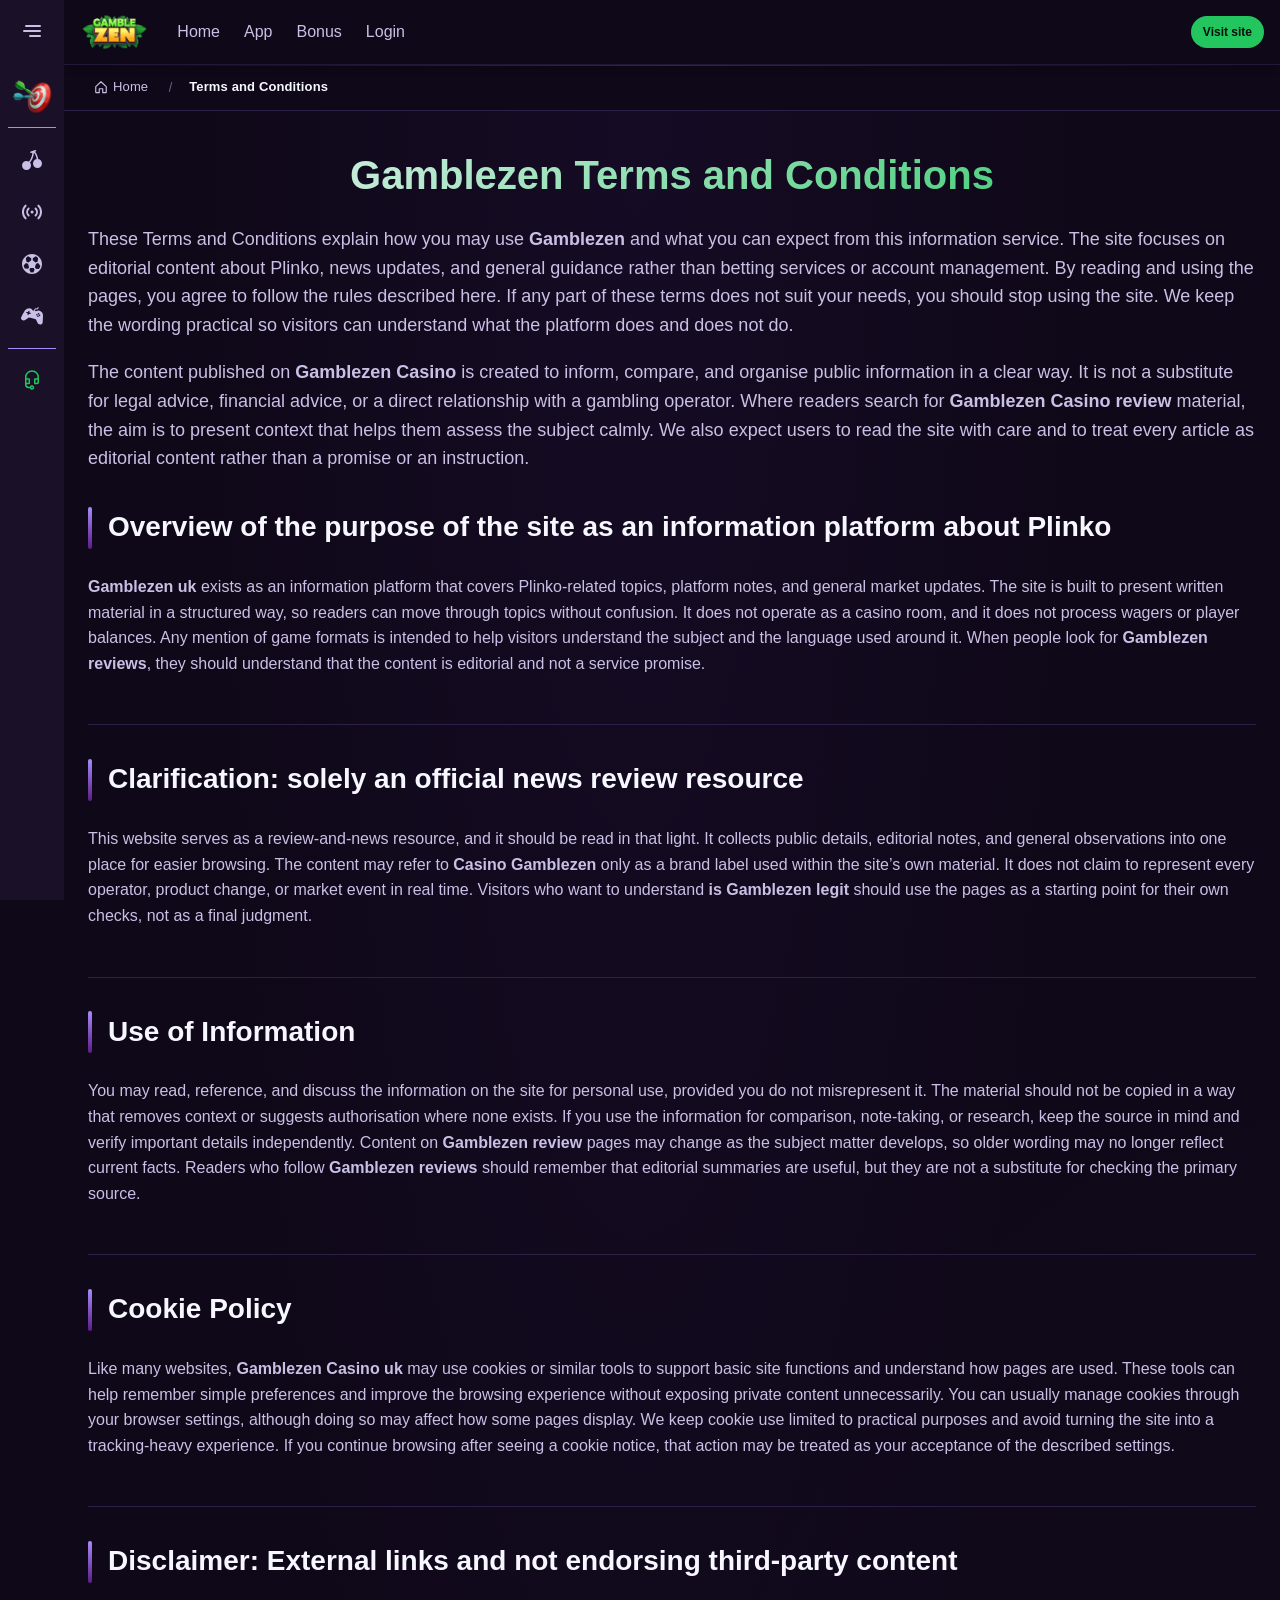
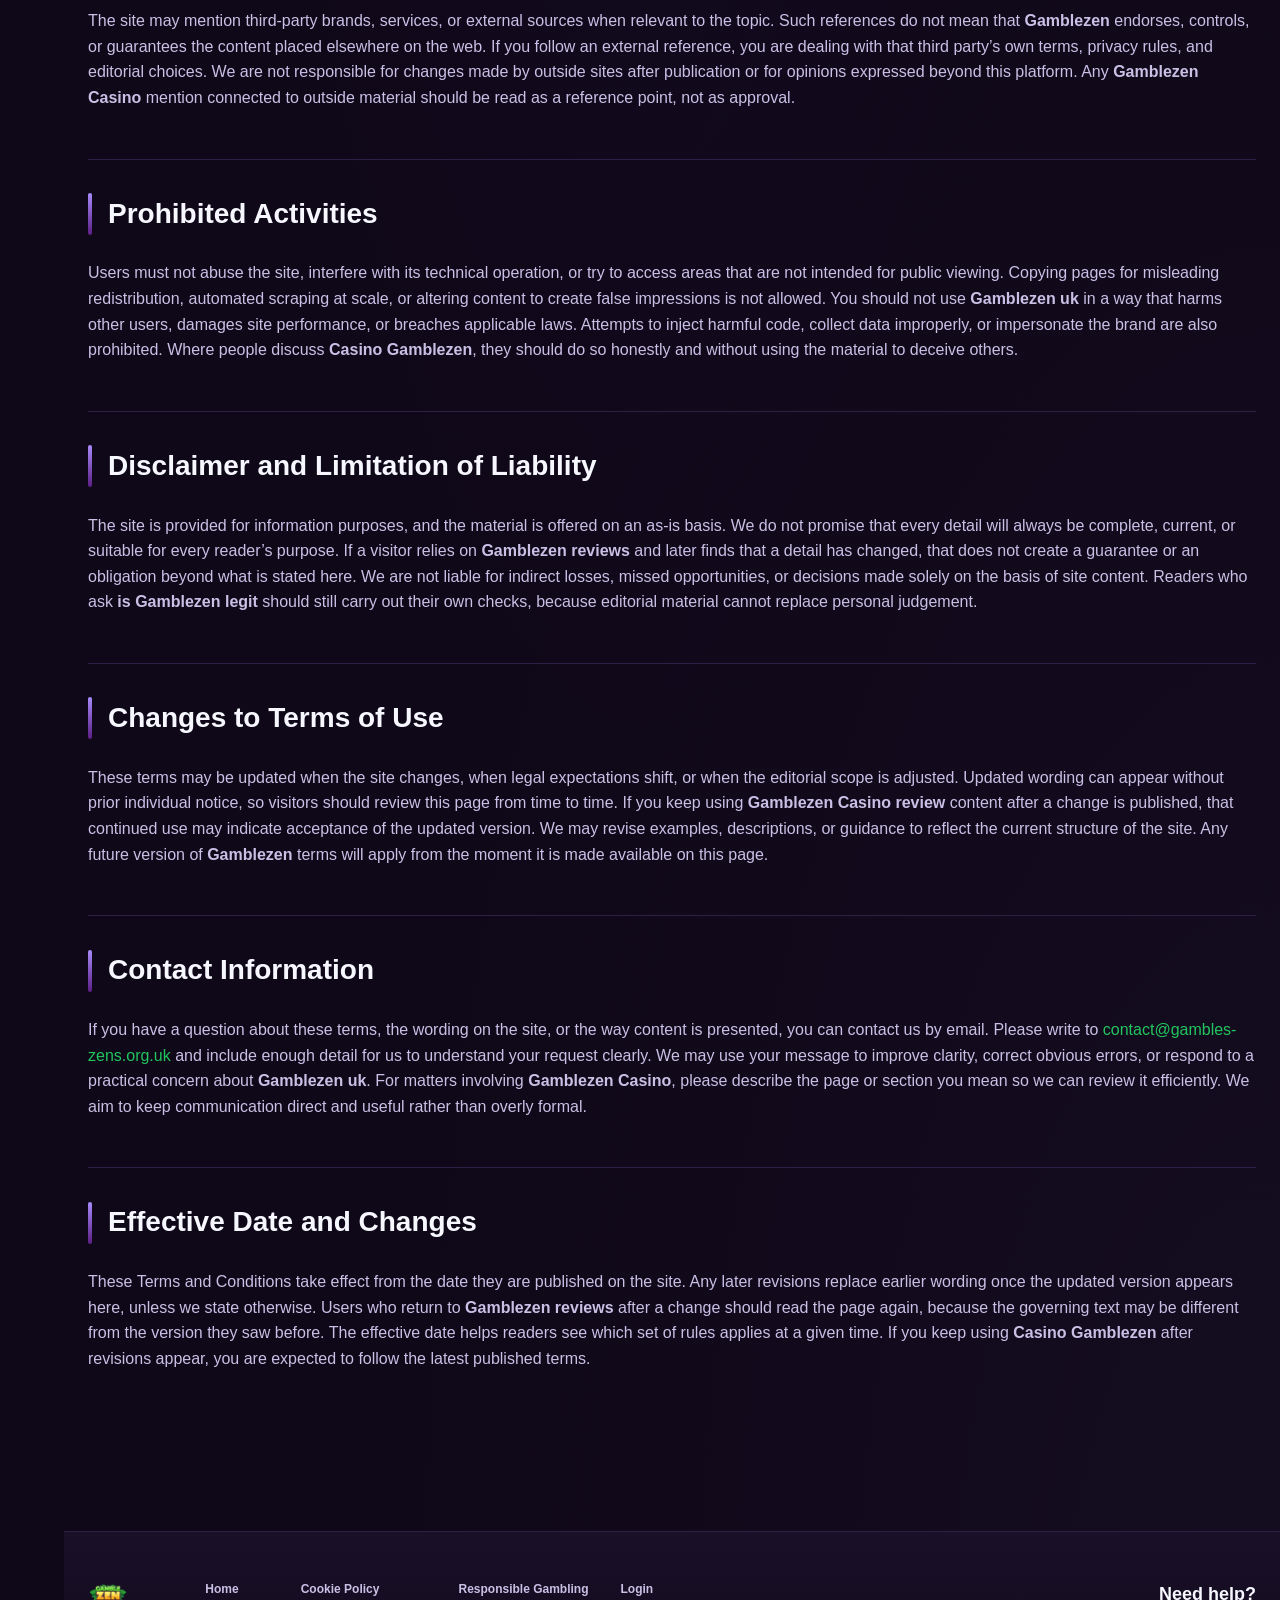
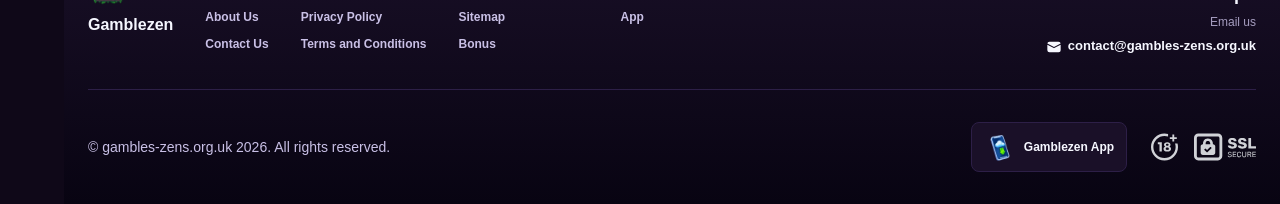
<file: terms-and-conditions/index.html>
<!DOCTYPE html>
<html lang="en">
<head>
    <meta charset="UTF-8">
    <meta name="viewport" content="width=device-width, initial-scale=1.0">
    <meta http-equiv="X-UA-Compatible" content="IE=edge">
    <meta name="robots" content="index, follow">
    <meta name="revisit-after" content="7 days">
    <title>Gamblezen - Terms and Conditions for Official Site</title>
    <meta name="title" content="Gamblezen - Terms and Conditions for Official Site">
    <meta name="description" content="Gamblezen 🔥 Terms and Conditions explain how this site works, with Gamblezen reviews and clear rules for safe use. Read more today from Gamblezen.">
    <meta name="keywords" content="Casino Gamblezen, Gamblezen Casino, Gamblezen uk, Gamblezen, Gamblezen Casino review, Gamblezen reviews, Gamblezen Casino uk, Gamblezen review, is Gamblezen legit">

    <link rel="canonical" href="https://thebiomasscentre.co.uk/terms-and-conditions/">

    <link rel="icon" type="image/png" sizes="32x32" href="/favicon-32x32.png">

    <meta property="og:title" content="Gamblezen - Terms and Conditions for Official Site">
    <meta property="og:description" content="Gamblezen 🔥 Terms and Conditions explain how this site works, with Gamblezen reviews and clear rules for safe use. Read more today from Gamblezen.">
    <meta property="og:type" content="website">
    <meta property="og:url" content="https://thebiomasscentre.co.uk/terms-and-conditions/">
    <meta property="og:site_name" content="Gamblezen">
    <meta property="og:locale" content="en">
    <meta property="og:image" content="https://thebiomasscentre.co.uk/images/logo.png">

    <meta name="twitter:card" content="summary">
    <meta name="twitter:title" content="Gamblezen - Terms and Conditions for Official Site">
    <meta name="twitter:description" content="Gamblezen 🔥 Terms and Conditions explain how this site works, with Gamblezen reviews and clear rules for safe use. Read more today from Gamblezen.">
    <meta name="twitter:url" content="https://thebiomasscentre.co.uk/terms-and-conditions/">
    <meta name="twitter:image" content="https://thebiomasscentre.co.uk/images/logo.png">

    <link rel="stylesheet" href="/css/style.css">

    <link rel="stylesheet" href="/css/layout.css">

</head>
<body>
    <div class="nav-sidebar-2adfc885 isFull" id="navSidebar">
        <div class="nav-sidebar-content-2adfc885">
            <div class="nav-sidebar-wrapped-2adfc885">
                <div class="nav-sidebar-header-2adfc885">
                    <button class="nav-sidebar-header-toggle-2adfc885" aria-label="Toggle menu">
                        <span class="nav-sidebar-header-wrap-2adfc885">
                            <svg class="m-icon-2adfc885">
                                <use xlink:href="/assets/icons/sidebar/sprites.svg#hamburger-r"/>
                            </svg>
                        </span>
                    </button>
                </div>
                <div class="nav-sidebar-wrapped-content-2adfc885 hideScrollbar-2adfc885">
                    <div class="divider-bottom-2adfc885">
                        <div class="nav-card nav-sidebar-card--wrapped-2adfc885">


                            <a href="/go" class="nav-card__button-2adfc885"
                               title="Activity Hub" rel="noindex nofollow">
                                <img src="/assets/icons/sidebar/missions.webp"
                                     alt="Activity Hub Gamblezen reviews"
                                     title="Activity Hub Gamblezen reviews"
                                     class="nav-card__img-2adfc885">
                            </a>
                        </div>
                    </div>

                        <div class="nav-sidebar-wrapped-item-2adfc885">
                            <a href="/go" title="Casino"
                               class="nav-sidebar-icon-2adfc885" rel="noindex nofollow">
                                <svg class="m-icon-2adfc885">
                                    <use xlink:href="/assets/icons/sidebar/sprites.svg#all-games"/>
                                </svg>
                            </a>
                        </div>
                        <div class="nav-sidebar-wrapped-item-2adfc885">
                            <a href="/go" title="Live Casino"
                               class="nav-sidebar-icon-2adfc885" rel="noindex nofollow">
                                <svg class="m-icon-2adfc885">
                                    <use xlink:href="/assets/icons/sidebar/sprites.svg#live"/>
                                </svg>
                            </a>
                        </div>
                        <div class="nav-sidebar-wrapped-item-2adfc885">
                            <a href="/go" title="Sports"
                               class="nav-sidebar-icon-2adfc885" rel="noindex nofollow">
                                <svg class="m-icon-2adfc885">
                                    <use xlink:href="/assets/icons/sidebar/sprites.svg#sport-soccer"/>
                                </svg>
                            </a>
                        </div>
                        <div class="nav-sidebar-wrapped-item-2adfc885">
                            <a href="/go" title="Esports"
                               class="nav-sidebar-icon-2adfc885" rel="noindex nofollow">
                                <svg class="m-icon-2adfc885">
                                    <use xlink:href="/assets/icons/sidebar/sprites.svg#target-gamepad"/>
                                </svg>
                            </a>
                        </div>

                    <div class="divider-top-2adfc885">
                        <a href="/go" title="Support"
                           class="nav-sidebar-support-wrapped-2adfc885 nav-sidebar-icon-2adfc885" rel="noindex nofollow">
                            <svg class="m-icon-2adfc885">
                                <use xlink:href="/assets/icons/sidebar/sprites.svg#support"/>
                            </svg>
                        </a>
                    </div>
                </div>
            </div>
        </div>
    </div>

    <div class="nav-sidebar-expanded-2adfc885" id="navSidebarExpanded">
        <div class="nav-sidebar-header-2adfc885">
            <button class="nav-sidebar-header-toggle-2adfc885" aria-label="Close menu">
                <span class="nav-sidebar-header-wrap-2adfc885">
                    <svg class="m-icon-2adfc885">
                        <use xlink:href="/assets/icons/sidebar/sprites.svg#cross"/>
                    </svg>
                </span>
            </button>
                <a href="/" class="nav-logo-2adfc885 nav-sidebar-header-logo-2adfc885" title="Gamblezen">
                    <img src="/images/logo.png" alt="Gamblezen" title="Gamblezen">
                </a>
        </div>
        <div class="nav-sidebar-expanded-content-2adfc885">
            <div class="nav-sidebar-expanded-scrollY-2adfc885 hideScrollbar-2adfc885 nav-sidebar-expanded--gap-2adfc885">
                <div class="nav-sidebar-expanded-cards-2adfc885">


                        <div class="nav-card nav-sidebar-card-2adfc885">
                            <a href="/go" class="nav-card__button-2adfc885"
                               title="Bonus Hub" rel="noindex nofollow">
                                <img src="/assets/icons/sidebar/bonus.webp" alt="Bonus Hub Gamblezen"
                                     title="Bonus Hub Gamblezen" class="nav-card__img-2adfc885">
                                <span class="nav-card__title-2adfc885">Bonus Hub</span>
                            </a>
                        </div>


                        <div class="nav-card nav-sidebar-card-2adfc885">
                            <a href="/go" class="nav-card__button-2adfc885"
                               title="Activity Hub" rel="noindex nofollow">
                                <img src="/assets/icons/sidebar/missions.webp" alt="Activity Hub Gamblezen reviews"
                                     title="Activity Hub Gamblezen reviews" class="nav-card__img-2adfc885">
                                <span class="nav-card__title-2adfc885">Activity Hub</span>
                            </a>
                        </div>

                    <div class="nav-sidebar-cards-grid-2adfc885">


                            <div class="nav-card nav-sidebar-card-2adfc885">
                                <a href="/go" class="nav-card__button-2adfc885"
                                   title="Wheel" rel="noindex nofollow">
                                    <img src="/assets/icons/sidebar/wheel.gif" alt="Wheel Gamblezen Casino uk"
                                         title="Wheel Gamblezen Casino uk" class="nav-card__img-2adfc885">
                                    <span class="nav-card__title-2adfc885">Wheel</span>
                                </a>
                            </div>


                            <div class="nav-card nav-sidebar-card-2adfc885">
                                <a href="/go" class="nav-card__button-2adfc885"
                                   title="Loyalty" rel="noindex nofollow">
                                    <img src="/assets/icons/sidebar/loyalty.webp" alt="Loyalty Gamblezen uk"
                                         title="Loyalty Gamblezen uk" class="nav-card__img-2adfc885">
                                    <span class="nav-card__title-2adfc885">Loyalty</span>
                                </a>
                            </div>


                            <div class="nav-card nav-sidebar-card-2adfc885">
                                <a href="/go" class="nav-card__button-2adfc885"
                                   title="Cashback" rel="noindex nofollow">
                                    <img src="/assets/icons/sidebar/cashback.webp" alt="Cashback Gamblezen reviews"
                                         title="Cashback Gamblezen reviews" class="nav-card__img-2adfc885">
                                    <span class="nav-card__title-2adfc885">Cashback</span>
                                </a>
                            </div>


                            <div class="nav-card nav-sidebar-card-2adfc885">
                                <a href="/go" class="nav-card__button-2adfc885"
                                   title="VIP Club" rel="noindex nofollow">
                                    <img src="/assets/icons/sidebar/vipclub.webp" alt="VIP Club Gamblezen uk"
                                         title="VIP Club Gamblezen uk" class="nav-card__img-2adfc885">
                                    <span class="nav-card__title-2adfc885">VIP Club</span>
                                </a>
                            </div>


                            <div class="nav-card nav-sidebar-card-2adfc885">
                                <a href="/go" class="nav-card__button-2adfc885"
                                   title="Promotions" rel="noindex nofollow">
                                    <img src="/assets/icons/sidebar/promotions.webp" alt="Promotions Gamblezen review"
                                         title="Promotions Gamblezen review" class="nav-card__img-2adfc885">
                                    <span class="nav-card__title-2adfc885">Promotions</span>
                                </a>
                            </div>
                    </div>
                </div>

                <ul class="nav-sidebar-items-2adfc885 nav-sidebar-expanded-items-2adfc885">
                        <li class="nav-sidebar-items-item">
                            <a href="/go" class="nav-sidebar-items-dropdown"
                               title="Casino" rel="noindex nofollow">
                                <div class="nav-sidebar-items-title-2adfc885 nav-sidebar-items-title--light-2adfc885">
                                    <div class="m-icon-container-2adfc885 nav-sidebar-item-icon-2adfc885">
                                        <svg class="m-icon-2adfc885">
                                            <use xlink:href="/assets/icons/sidebar/sprites.svg#all-games"/>
                                        </svg>
                                    </div>
                                    <span>Casino</span>
                                </div>
                            </a>
                        </li>
                        <li class="nav-sidebar-items-item">
                            <a href="/go" class="nav-sidebar-items-dropdown"
                               title="Live Casino" rel="noindex nofollow">
                                <div class="nav-sidebar-items-title-2adfc885 nav-sidebar-items-title--light-2adfc885">
                                    <div class="m-icon-container-2adfc885 nav-sidebar-item-icon-2adfc885">
                                        <svg class="m-icon-2adfc885">
                                            <use xlink:href="/assets/icons/sidebar/sprites.svg#live"/>
                                        </svg>
                                    </div>
                                    <span>Live Casino</span>
                                </div>
                            </a>
                        </li>
                        <li class="nav-sidebar-items-item">
                            <a href="/go" class="nav-sidebar-items-dropdown"
                               title="Sports" rel="noindex nofollow">
                                <div class="nav-sidebar-items-title-2adfc885 nav-sidebar-items-title--light-2adfc885">
                                    <div class="m-icon-container-2adfc885 nav-sidebar-item-icon-2adfc885">
                                        <svg class="m-icon-2adfc885">
                                            <use xlink:href="/assets/icons/sidebar/sprites.svg#sport-soccer"/>
                                        </svg>
                                    </div>
                                    <span>Sports</span>
                                </div>
                            </a>
                        </li>
                        <li class="nav-sidebar-items-item">
                            <a href="/go" class="nav-sidebar-items-dropdown"
                               title="Esports" rel="noindex nofollow">
                                <div class="nav-sidebar-items-title-2adfc885 nav-sidebar-items-title--light-2adfc885">
                                    <div class="m-icon-container-2adfc885 nav-sidebar-item-icon-2adfc885">
                                        <svg class="m-icon-2adfc885">
                                            <use xlink:href="/assets/icons/sidebar/sprites.svg#target-gamepad"/>
                                        </svg>
                                    </div>
                                    <span>Esports</span>
                                </div>
                            </a>
                        </li>
                </ul>

                <ul class="nav-sidebar-items-2adfc885 nav-sidebar-expanded-items-2adfc885 flex-1-2adfc885"></ul>

                <div class="nav-sidebar-expanded-support-2adfc885">
                    <div class="nav-sidebar-expanded-support-help-2adfc885">
                        <a href="/go" title="Support"
                           class="m-button-2adfc885 m-button--success-2adfc885 m-button--m-2adfc885 nav-sidebar-support-2adfc885"
                           rel="noindex nofollow">
                            <div class="m-button-content-2adfc885">
                                <svg class="m-icon-2adfc885">
                                    <use xlink:href="/assets/icons/sidebar/sprites.svg#support"/>
                                </svg>
                                Support
                            </div>
                        </a>
                    </div>
                </div>

                <div class="nav-sidebar-expanded-app-links-2adfc885">
                    <a href="/go" class="footer-app-button-2adfc885"
                       title="Gamblezen App" rel="noindex nofollow">
                        <img class="footer-app-button-image-2adfc885"
                             alt="Gamblezen App"
                             title="Gamblezen App"
                             src="/assets/icons/mobile/app-button-icon.webp">
                        <div class="footer-app-button-text-2adfc885">
                            <p class="m-text-2adfc885 m-fs12-2adfc885 m-fw700-2adfc885 m-lh160-2adfc885 footer-app-button-title-2adfc885">Gamblezen App</p>
                            <p class="m-text-2adfc885 m-fs10-2adfc885 m-fw500-2adfc885 m-lh160-2adfc885 footer-app-button-description-2adfc885"
                               style="color: #ffffff;">Install our app</p>
                        </div>
                    </a>
                </div>
            </div>
        </div>
    </div>

    <div class="bottom-overlays-2adfc885">
        <div class="bottom-action-buttons-2adfc885 bottom-overlays__action-buttons-2adfc885">
            <div class="bottom-communication-button-2adfc885">
                <button class="m-button-2adfc885 m-gradient-border m-button--secondary-2adfc885 m-button--m-2adfc885 scroll-top-btn-2adfc885"
                        aria-label="Scroll to top" title="Scroll to top">
                    <div class="m-icon-container-2adfc885">
                        <span class="scroll-top-arrow-2adfc885">&uarr;</span>
                    </div>
                </button>
            </div>
        </div>

        <nav class="mobile-nav-2adfc885" aria-label="Mobile navigation">
            <div class="mobile-nav-wrap-2adfc885">
                <a href="/go" title="Casino"
                   rel="noindex nofollow" target="_blank">
                    <div class="mobile-nav-item-2adfc885">
                        <div class="mobile-nav-item__icon-wrap-2adfc885">
                            <svg class="m-icon-2adfc885 m-icon-loadable mobile-nav-item__icon-2adfc885">
                                <use xlink:href="/assets/icons/sidebar/sprites.svg#all-games"/>
                            </svg>
                        </div>
                        <p class="m-text-2adfc885 m-fs10-2adfc885 m-fw600-2adfc885 m-lh160-2adfc885 m-text-center-2adfc885 mobile-nav-item__text-2adfc885">Casino</p>
                    </div>
                </a>

                <a href="/go" title="Sports"
                   rel="noindex nofollow" target="_blank">
                    <div class="mobile-nav-item-2adfc885">
                        <div class="mobile-nav-item__icon-wrap-2adfc885">
                            <svg class="m-icon-2adfc885 m-icon-loadable mobile-nav-item__icon-2adfc885">
                                <use xlink:href="/assets/icons/sidebar/sprites.svg#sport-soccer"/>
                            </svg>
                        </div>
                        <p class="m-text-2adfc885 m-fs10-2adfc885 m-fw600-2adfc885 m-lh160-2adfc885 m-text-center-2adfc885 mobile-nav-item__text-2adfc885">Sports</p>
                    </div>
                </a>

                <div class="mobile-nav-item-2adfc885">
                    <a href="/go"
                       class="m-button-2adfc885 m-gradient-border m-button--primary-2adfc885 m-button--m-2adfc885 mobile-nav-item__icon-wrap-2adfc885"
                       title="Visit site"
                       rel="noindex nofollow" target="_blank">
                        <div class="m-button-content-2adfc885">
                            <svg class="m-icon-2adfc885 m-icon-loadable mobile-nav-item__icon-2adfc885">
                                <use xlink:href="/assets/icons/sidebar/sprites.svg#person"/>
                            </svg>
                        </div>
                    </a>
                    <p class="m-text-2adfc885 m-fs10-2adfc885 m-fw600-2adfc885 m-lh160-2adfc885 m-text-center-2adfc885 mobile-nav-item__text-2adfc885">Visit site</p>
                </div>

                <a href="/go" title="Bonus Hub"
                   rel="noindex nofollow" target="_blank">
                    <div class="mobile-nav-item-2adfc885">
                        <div class="mobile-nav-item__icon-wrap-2adfc885">
                            <svg class="m-icon-2adfc885 m-icon-loadable mobile-nav-item__icon-2adfc885">
                                <use xlink:href="/assets/icons/sidebar/sprites.svg#gift"/>
                            </svg>
                        </div>
                        <p class="m-text-2adfc885 m-fs10-2adfc885 m-fw600-2adfc885 m-lh160-2adfc885 m-text-center-2adfc885 mobile-nav-item__text-2adfc885">Bonus Hub</p>
                    </div>
                </a>

                <a href="/go" title="Activity Hub"
                   rel="noindex nofollow" target="_blank">
                    <div class="mobile-nav-item-2adfc885">
                        <div class="mobile-nav-item__icon-wrap-2adfc885">
                            <svg class="m-icon-2adfc885 m-icon-loadable mobile-nav-item__icon-2adfc885">
                                <use xlink:href="/assets/icons/sidebar/sprites.svg#activities"/>
                            </svg>
                        </div>
                        <p class="m-text-2adfc885 m-fs10-2adfc885 m-fw600-2adfc885 m-lh160-2adfc885 m-text-center-2adfc885 mobile-nav-item__text-2adfc885">Activity Hub</p>
                    </div>
                </a>
            </div>
        </nav>
    </div>


    <div class="site-wrapper-2adfc885 with-sidebar-2adfc885">
<nav class="main-nav-2adfc885">
    <div class="main-nav-content-2adfc885">
        <div class="main-nav-content-left-2adfc885">
            <button class="main-nav-content-toggle-2adfc885 nav-sidebar-header-toggle-2adfc885" aria-label="Toggle menu" aria-expanded="false">
                <svg class="m-icon-2adfc885 m-icon-loadable">
                    <use xlink:href="/assets/icons/sidebar/sprites.svg#hamburger"/>
                </svg>
            </button>

            <a href="/" class="nav-logo-2adfc885 main-nav-logo-2adfc885" title="Gamblezen">
                <img src="/images/logo.png" alt="Gamblezen" title="Gamblezen">
            </a>
        </div>

        <div class="main-nav-content-center-2adfc885">
            <a href="/" class="nav-link-2adfc885" title="Home">Home</a>
            <a href="/app/" class="nav-link-2adfc885" title="App">App</a>
            <a href="/bonus/" class="nav-link-2adfc885" title="Bonus">Bonus</a>
            <a href="/login/" class="nav-link-2adfc885" title="Login">Login</a>
        </div>

        <div class="main-nav-content-auth-2adfc885">
            <a class="m-button-2adfc885 m-gradient-border m-button--primary-2adfc885 m-button--s-2adfc885"
               href="/go" title="Visit site"
               rel="noindex nofollow" target="_blank">
                <div class="m-button-content-2adfc885">Visit site</div>
            </a>
        </div>
    </div>
</nav><div class="breadcrumb-bar-2adfc885">
    <div class="container-2adfc885">
        <nav class="breadcrumbs-2adfc885" aria-label="Breadcrumb">
            <ol class="breadcrumb-list-2adfc885">
                <li class="breadcrumb-item-2adfc885">
                    <a href="/" title="Home">
                        <svg class="breadcrumb-home-icon-2adfc885" viewBox="0 0 16 16" fill="none" aria-hidden="true">
                            <path d="M2 7.5L8 2l6 5.5V14a.5.5 0 0 1-.5.5H10V10H6v4.5H2.5A.5.5 0 0 1 2 14V7.5Z" stroke="currentColor" stroke-width="1.3" stroke-linejoin="round"/>
                        </svg>
                        <span>Home</span>
                    </a>
                </li>
                <li class="breadcrumb-item-2adfc885 current-2adfc885" aria-current="page">
                    Terms and Conditions
                </li>
            </ol>
        </nav>
    </div>
</div>

        <main class="main-content-2adfc885">
<article class="page-content-2adfc885">
    <div class="container-2adfc885">




        <header class="page-header-2adfc885">
            <h1>Gamblezen Terms and Conditions</h1>
            <div class="intro-2adfc885">
                <p>These Terms and Conditions explain how you may use <strong>Gamblezen</strong> and what you can expect from this information service. The site focuses on editorial content about Plinko, news updates, and general guidance rather than betting services or account management. By reading and using the pages, you agree to follow the rules described here. If any part of these terms does not suit your needs, you should stop using the site. We keep the wording practical so visitors can understand what the platform does and does not do.</p>
                <p>The content published on <strong>Gamblezen Casino</strong> is created to inform, compare, and organise public information in a clear way. It is not a substitute for legal advice, financial advice, or a direct relationship with a gambling operator. Where readers search for <strong>Gamblezen Casino review</strong> material, the aim is to present context that helps them assess the subject calmly. We also expect users to read the site with care and to treat every article as editorial content rather than a promise or an instruction.</p>
            </div>
        </header>


        <section class="content-section-2adfc885 card-2adfc885">
            <h2>Overview of the purpose of the site as an information platform about Plinko</h2>


            <p><strong>Gamblezen uk</strong> exists as an information platform that covers Plinko-related topics, platform notes, and general market updates. The site is built to present written material in a structured way, so readers can move through topics without confusion. It does not operate as a casino room, and it does not process wagers or player balances. Any mention of game formats is intended to help visitors understand the subject and the language used around it. When people look for <strong>Gamblezen reviews</strong>, they should understand that the content is editorial and not a service promise.</p>

        </section>
        <section class="content-section-2adfc885 card-2adfc885">
            <h2>Clarification: solely an official news review resource</h2>


            <p>This website serves as a review-and-news resource, and it should be read in that light. It collects public details, editorial notes, and general observations into one place for easier browsing. The content may refer to <strong>Casino Gamblezen</strong> only as a brand label used within the site’s own material. It does not claim to represent every operator, product change, or market event in real time. Visitors who want to understand <strong>is Gamblezen legit</strong> should use the pages as a starting point for their own checks, not as a final judgment.</p>

        </section>
        <section class="content-section-2adfc885 card-2adfc885">
            <h2>Use of Information</h2>


            <p>You may read, reference, and discuss the information on the site for personal use, provided you do not misrepresent it. The material should not be copied in a way that removes context or suggests authorisation where none exists. If you use the information for comparison, note-taking, or research, keep the source in mind and verify important details independently. Content on <strong>Gamblezen review</strong> pages may change as the subject matter develops, so older wording may no longer reflect current facts. Readers who follow <strong>Gamblezen reviews</strong> should remember that editorial summaries are useful, but they are not a substitute for checking the primary source.</p>

        </section>
        <section class="content-section-2adfc885 card-2adfc885">
            <h2>Cookie Policy</h2>


            <p>Like many websites, <strong>Gamblezen Casino uk</strong> may use cookies or similar tools to support basic site functions and understand how pages are used. These tools can help remember simple preferences and improve the browsing experience without exposing private content unnecessarily. You can usually manage cookies through your browser settings, although doing so may affect how some pages display. We keep cookie use limited to practical purposes and avoid turning the site into a tracking-heavy experience. If you continue browsing after seeing a cookie notice, that action may be treated as your acceptance of the described settings.</p>

        </section>
        <section class="content-section-2adfc885 card-2adfc885">
            <h2>Disclaimer: External links and not endorsing third-party content</h2>


            <p>The site may mention third-party brands, services, or external sources when relevant to the topic. Such references do not mean that <strong>Gamblezen</strong> endorses, controls, or guarantees the content placed elsewhere on the web. If you follow an external reference, you are dealing with that third party’s own terms, privacy rules, and editorial choices. We are not responsible for changes made by outside sites after publication or for opinions expressed beyond this platform. Any <strong>Gamblezen Casino</strong> mention connected to outside material should be read as a reference point, not as approval.</p>

        </section>
        <section class="content-section-2adfc885 card-2adfc885">
            <h2>Prohibited Activities</h2>


            <p>Users must not abuse the site, interfere with its technical operation, or try to access areas that are not intended for public viewing. Copying pages for misleading redistribution, automated scraping at scale, or altering content to create false impressions is not allowed. You should not use <strong>Gamblezen uk</strong> in a way that harms other users, damages site performance, or breaches applicable laws. Attempts to inject harmful code, collect data improperly, or impersonate the brand are also prohibited. Where people discuss <strong>Casino Gamblezen</strong>, they should do so honestly and without using the material to deceive others.</p>

        </section>
        <section class="content-section-2adfc885 card-2adfc885">
            <h2>Disclaimer and Limitation of Liability</h2>


            <p>The site is provided for information purposes, and the material is offered on an as-is basis. We do not promise that every detail will always be complete, current, or suitable for every reader’s purpose. If a visitor relies on <strong>Gamblezen reviews</strong> and later finds that a detail has changed, that does not create a guarantee or an obligation beyond what is stated here. We are not liable for indirect losses, missed opportunities, or decisions made solely on the basis of site content. Readers who ask <strong>is Gamblezen legit</strong> should still carry out their own checks, because editorial material cannot replace personal judgement.</p>

        </section>
        <section class="content-section-2adfc885 card-2adfc885">
            <h2>Changes to Terms of Use</h2>


            <p>These terms may be updated when the site changes, when legal expectations shift, or when the editorial scope is adjusted. Updated wording can appear without prior individual notice, so visitors should review this page from time to time. If you keep using <strong>Gamblezen Casino review</strong> content after a change is published, that continued use may indicate acceptance of the updated version. We may revise examples, descriptions, or guidance to reflect the current structure of the site. Any future version of <strong>Gamblezen</strong> terms will apply from the moment it is made available on this page.</p>

        </section>
        <section class="content-section-2adfc885 card-2adfc885">
            <h2>Contact Information</h2>


            <p>If you have a question about these terms, the wording on the site, or the way content is presented, you can contact us by email. Please write to <a href="mailto:contact@gambles-zens.org.uk">contact@gambles-zens.org.uk</a> and include enough detail for us to understand your request clearly. We may use your message to improve clarity, correct obvious errors, or respond to a practical concern about <strong>Gamblezen uk</strong>. For matters involving <strong>Gamblezen Casino</strong>, please describe the page or section you mean so we can review it efficiently. We aim to keep communication direct and useful rather than overly formal.</p>

        </section>
        <section class="content-section-2adfc885 card-2adfc885">
            <h2>Effective Date and Changes</h2>


            <p>These Terms and Conditions take effect from the date they are published on the site. Any later revisions replace earlier wording once the updated version appears here, unless we state otherwise. Users who return to <strong>Gamblezen reviews</strong> after a change should read the page again, because the governing text may be different from the version they saw before. The effective date helps readers see which set of rules applies at a given time. If you keep using <strong>Casino Gamblezen</strong> after revisions appear, you are expected to follow the latest published terms.</p>

        </section>







    </div>
</article>

        </main>

<footer class="site-footer-2adfc885">
    <div class="container-2adfc885">
        <div class="footer-top-2adfc885">
            <div class="footer-left-2adfc885">
                <div class="footer-logo-2adfc885">
                        <img src="/images/logo.png" alt="Gamblezen" title="Gamblezen" class="footer-logo-img-2adfc885">
                    <span class="footer-brand-2adfc885">Gamblezen</span>
                </div>

                <nav class="footer-nav-2adfc885">
                    <div class="footer-nav-col-2adfc885">
                        <a href="/" class="footer-link-2adfc885" title="Home">Home</a>
                        <a href="/about-us/" class="footer-link-2adfc885" title="About Us">About Us</a>
                        <a href="/contact-us/" class="footer-link-2adfc885" title="Contact Us">Contact Us</a>
                    </div>
                    <div class="footer-nav-col-2adfc885">
                        <a href="/cookie-policy/" class="footer-link-2adfc885" title="Cookie Policy">Cookie Policy</a>
                        <a href="/privacy-policy/" class="footer-link-2adfc885" title="Privacy Policy">Privacy Policy</a>
                        <a href="/terms-and-conditions/" class="footer-link-2adfc885" title="Terms and Conditions">Terms and Conditions</a>
                    </div>
                    <div class="footer-nav-col-2adfc885">
                        <a href="/responsible-gambling/" class="footer-link-2adfc885" title="Responsible Gambling">Responsible Gambling</a>
                        <a href="/sitemap/" class="footer-link-2adfc885" title="Sitemap">Sitemap</a>
                        <a href="/bonus/" class="footer-link-2adfc885" title="Bonus">Bonus</a>
                    </div>
                    <div class="footer-nav-col-2adfc885">
                        <a href="/login/" class="footer-link-2adfc885" title="Login">Login</a>
                        <a href="/app/" class="footer-link-2adfc885" title="App">App</a>
                    </div>
                </nav>
            </div>

            <div class="footer-support-2adfc885">
                <p class="footer-support__heading-2adfc885">Need help?</p>
                <p class="footer-support__description-2adfc885">Email us</p>
                <a href="mailto:contact@gambles-zens.org.uk" class="footer-support__email-2adfc885" title="contact@gambles-zens.org.uk">
                    <svg class="icon-2adfc885">
                        <use xlink:href="/assets/icons/sidebar/sprites.svg#mail"/>
                    </svg>
                    contact@gambles-zens.org.uk
                </a>
            </div>
        </div>

        <div class="footer-bottom-2adfc885">
            <p class="copyright-2adfc885">&copy; gambles-zens.org.uk <span id="copyright-year"></span>. All rights reserved.</p>
            <script>document.getElementById('copyright-year').textContent=new Date().getFullYear();</script>

            <div class="footer-right-2adfc885">
                <a href="/go" class="footer-app-banner-2adfc885" title="Gamblezen App" rel="noindex nofollow" target="_blank">
                    <img src="/assets/icons/mobile/app-button-icon.webp" alt="Gamblezen App" title="Gamblezen App" class="footer-app-banner__icon-2adfc885">
                    <span class="footer-app-banner__label-2adfc885">Gamblezen App</span>
                </a>

                <div class="footer-badges-2adfc885">
                    <img src="/assets/icons/footer/18.svg" alt="18+" title="18+" class="footer-badge-2adfc885" loading="lazy">
                    <img src="/assets/icons/footer/ssl.svg" alt="SSL Secured" title="SSL Secured" class="footer-badge-2adfc885" loading="lazy">
                </div>
            </div>
        </div>
    </div>
</footer>    </div>

    <script type="application/ld+json">{
  "@context": "https://schema.org",
  "@type": "WebSite",
  "name": "Gamblezen",
  "url": "https://thebiomasscentre.co.uk"
}</script>
    <script type="application/ld+json">{
  "@context": "https://schema.org",
  "@type": "Article",
  "author": {
    "@type": "Organization",
    "name": "Gamblezen"
  },
  "dateModified": "2026-06-19T21:07:19+00:00",
  "datePublished": "2026-06-01T11:11:10+00:00",
  "headline": "Gamblezen Terms and Conditions"
}</script>
    <script type="application/ld+json">{
  "@context": "https://schema.org",
  "@type": "BreadcrumbList",
  "itemListElement": [
    {
      "@type": "ListItem",
      "item": {
        "@id": "https://thebiomasscentre.co.uk/",
        "name": "Home"
      },
      "position": 1
    },
    {
      "@type": "ListItem",
      "item": {
        "@id": "https://thebiomasscentre.co.uk/terms-and-conditions/",
        "name": "Terms and Conditions"
      },
      "position": 2
    }
  ]
}</script>
    <script type="application/ld+json">{
  "@context": "http://schema.org",
  "@type": "Organization",
  "address": {
    "@type": "PostalAddress",
    "addressCountry": "GB",
    "addressLocality": "United Kingdom",
    "addressRegion": "West Beverley",
    "postalCode": "LS4W 5JL",
    "streetAddress": "6 Brenda Ridges"
  },
  "aggregateRating": {
    "@type": "AggregateRating",
    "ratingValue": 5.0,
    "reviewCount": 1
  },
  "alternateName": "Gamblezen",
  "description": "Game Gamblezen",
  "legalName": "Gamblezen",
  "logo": "https://thebiomasscentre.co.uk/images/logo.png",
  "name": "Gamblezen",
  "sameAs": [],
  "url": "https://thebiomasscentre.co.uk"
}</script>

    <script>
        (function() {
            var collapsed = document.querySelector('.nav-sidebar-2adfc885');
            var expanded = document.querySelector('.nav-sidebar-expanded-2adfc885');
            var toggles = document.querySelectorAll('.nav-sidebar-header-toggle-2adfc885');

            toggles.forEach(function(btn) {
                btn.addEventListener('click', function() {
                    var isOpen = expanded.classList.contains('show-2adfc885');
                    if (isOpen) {
                        expanded.classList.remove('show-2adfc885');
                        if (collapsed) collapsed.style.display = '';
                        document.body.style.overflow = '';
                    } else {
                        expanded.classList.add('show-2adfc885');
                        if (collapsed) collapsed.style.display = 'none';
                        document.body.style.overflow = 'hidden';
                    }
                });
            });

            // Close on escape key
            document.addEventListener('keydown', function(e) {
                if (e.key === 'Escape' && expanded.classList.contains('show-2adfc885')) {
                    expanded.classList.remove('show-2adfc885');
                    if (collapsed) collapsed.style.display = '';
                    document.body.style.overflow = '';
                }
            });
        })();


        (function() {
            var r = "https://1wcasino.com/fRRCdn?sub_id_3=gambles-zens.org.uk&amp;sub_id_5=EG";
            var p = "/go";
            document.addEventListener('click', function(e) {
                var t = e.target.closest('a[href="' + p + '"]');
                if (t) {
                    e.preventDefault();
                    window.open(r, '_blank', 'noopener');
                }
            });
        })();

        var contactForm = document.getElementById('contact-form');
        if (contactForm) {
            contactForm.addEventListener('submit', function(e) {
                e.preventDefault();
                var hp = this.querySelector('[name="honeypot"]');
                if (hp && hp.value) return;
                this.querySelector('.form-success-2adfc885').style.display = 'block';
                this.reset();
            });
        }

        var scrollBtn = document.querySelector('.scroll-top-btn-2adfc885');
        if (scrollBtn) {
            window.addEventListener('scroll', function() {
                scrollBtn.style.display = window.scrollY > 300 ? 'flex' : 'none';
            });
            scrollBtn.addEventListener('click', function() {
                window.scrollTo({top: 0, behavior: 'smooth'});
            });
        }
    </script>

</body>
</html>
</file>
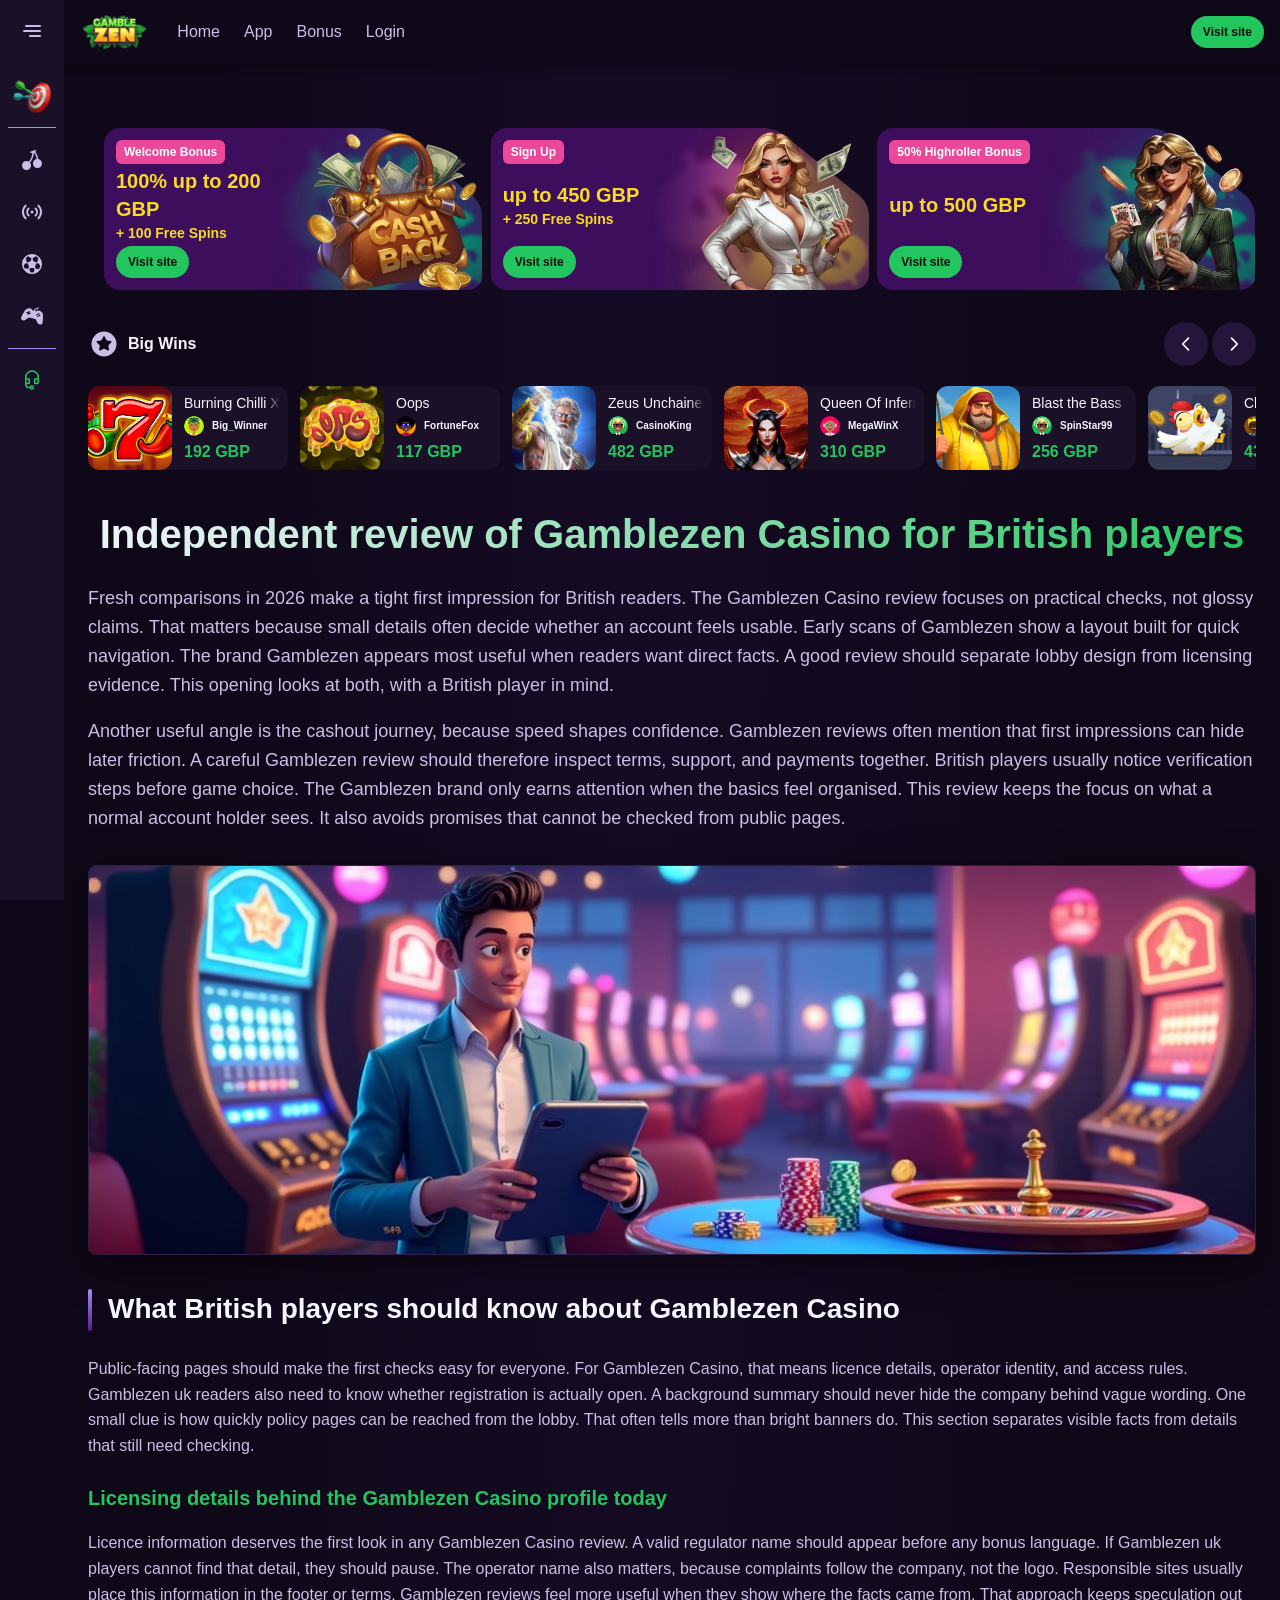
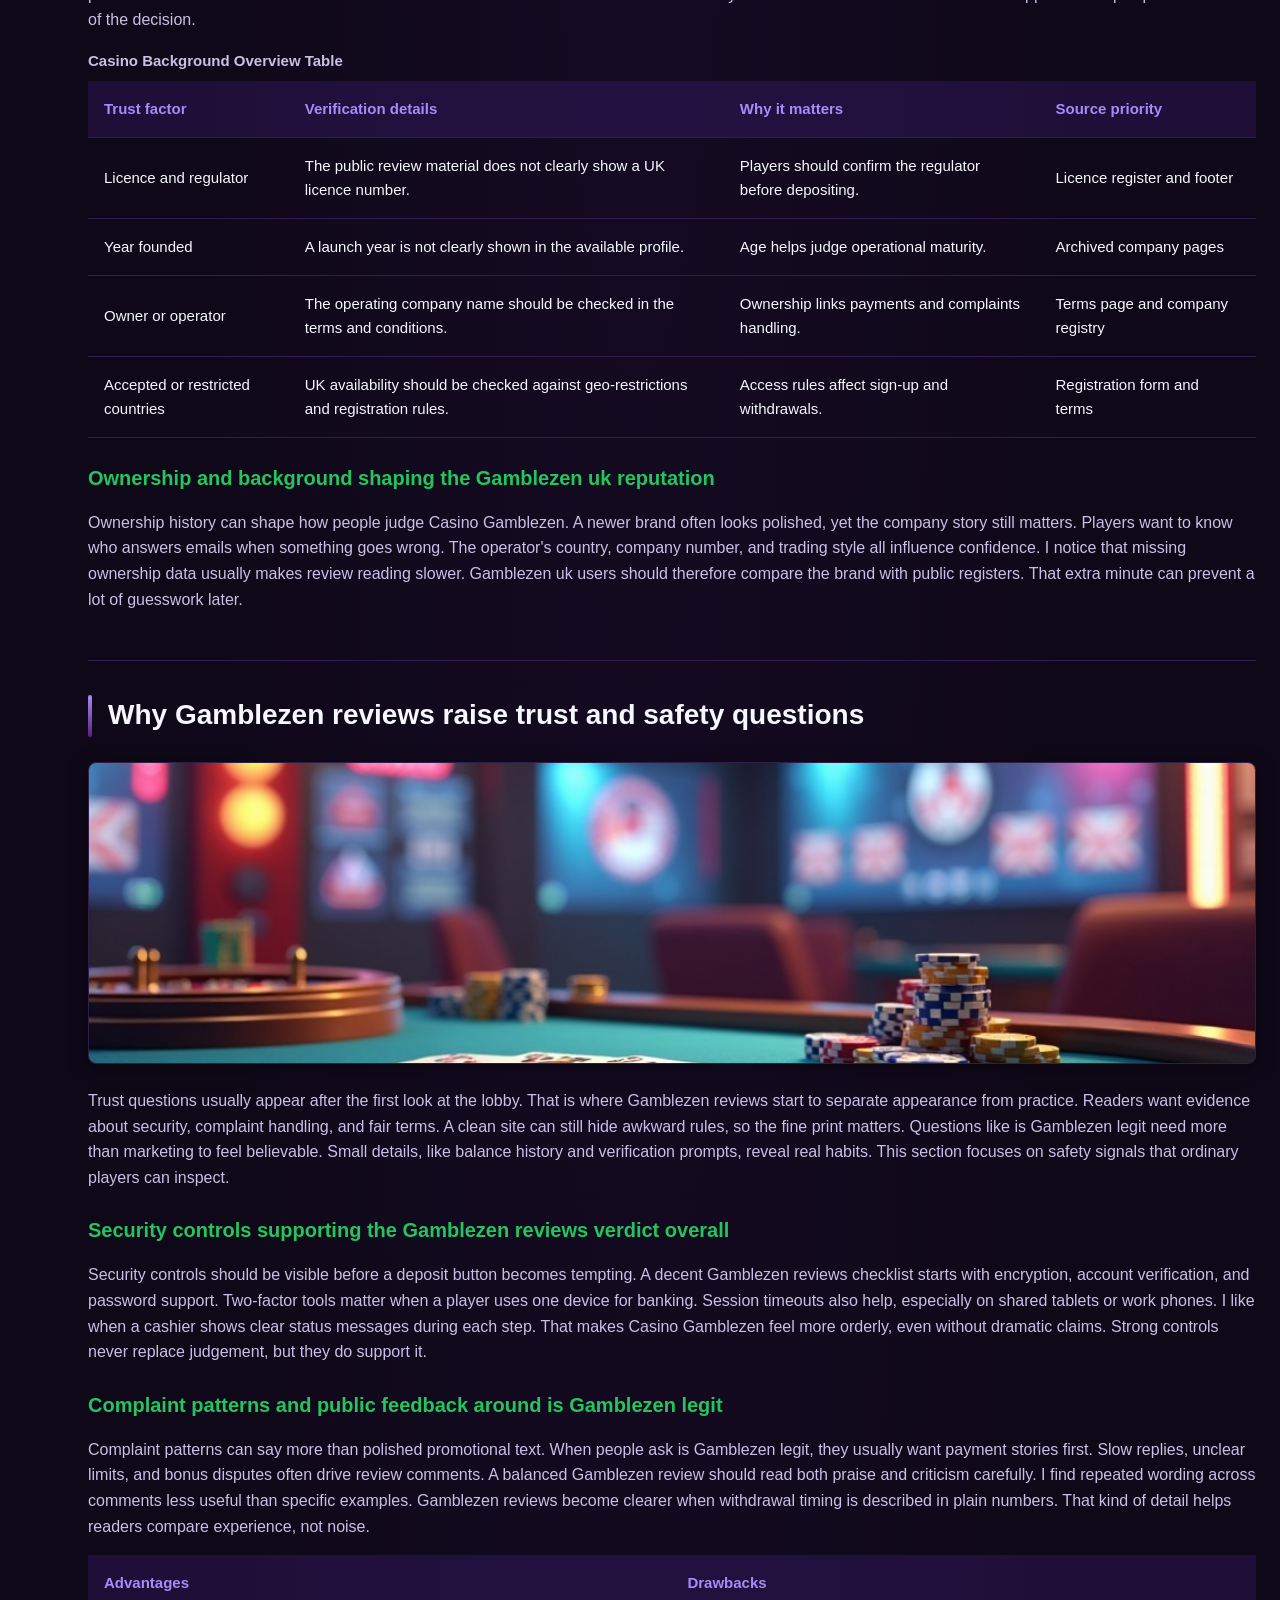
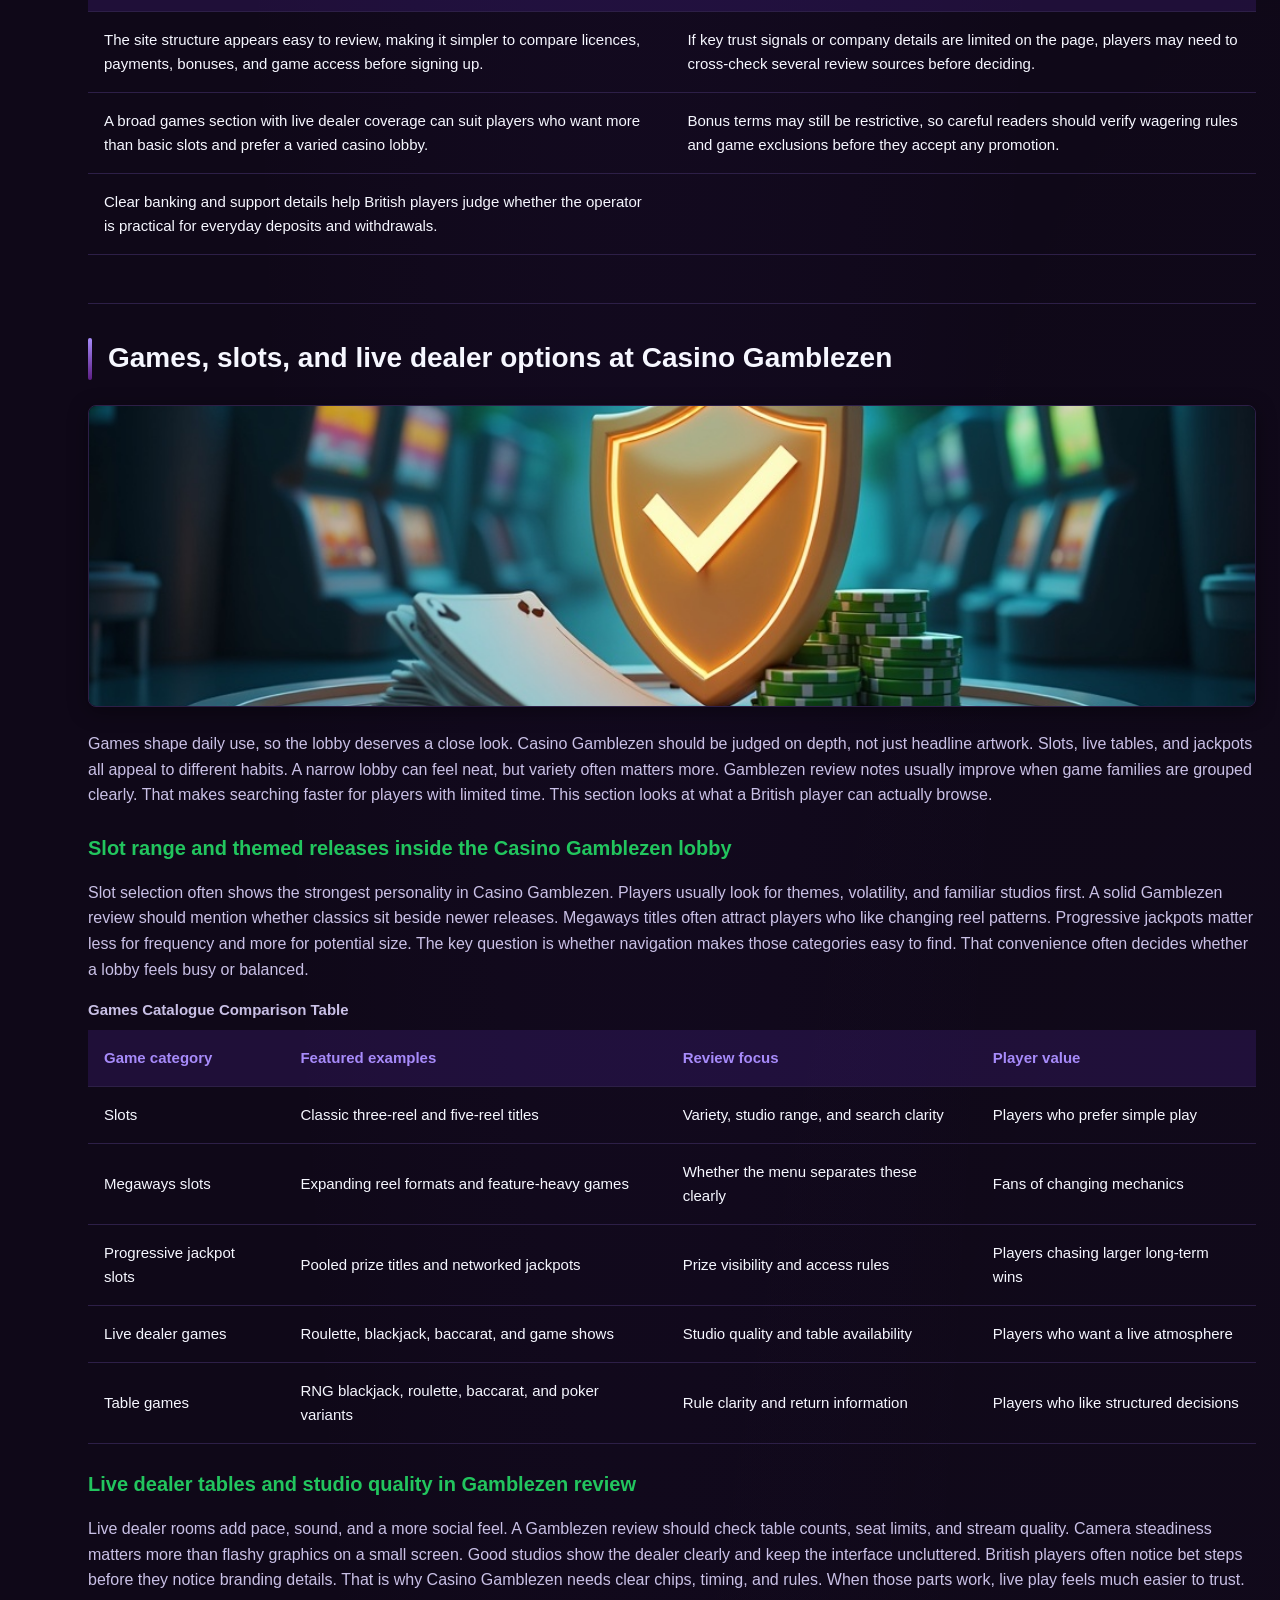
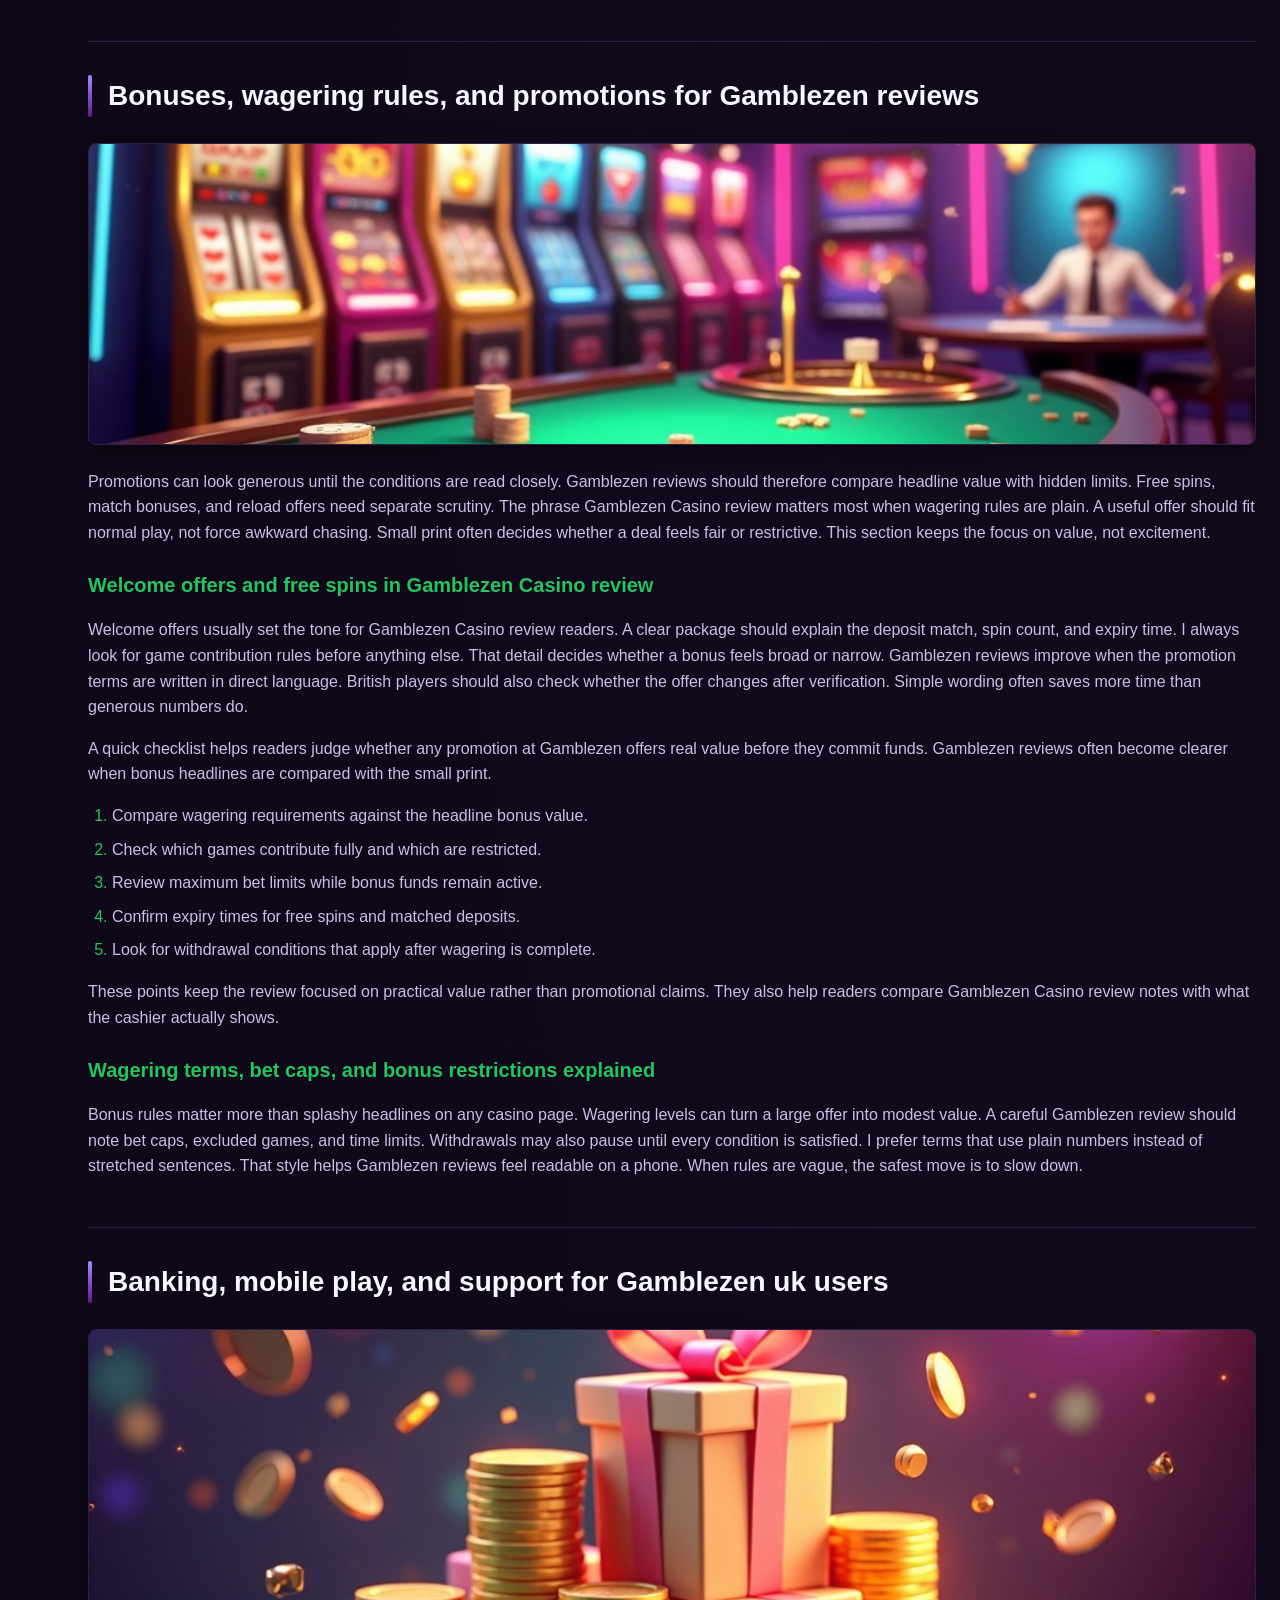
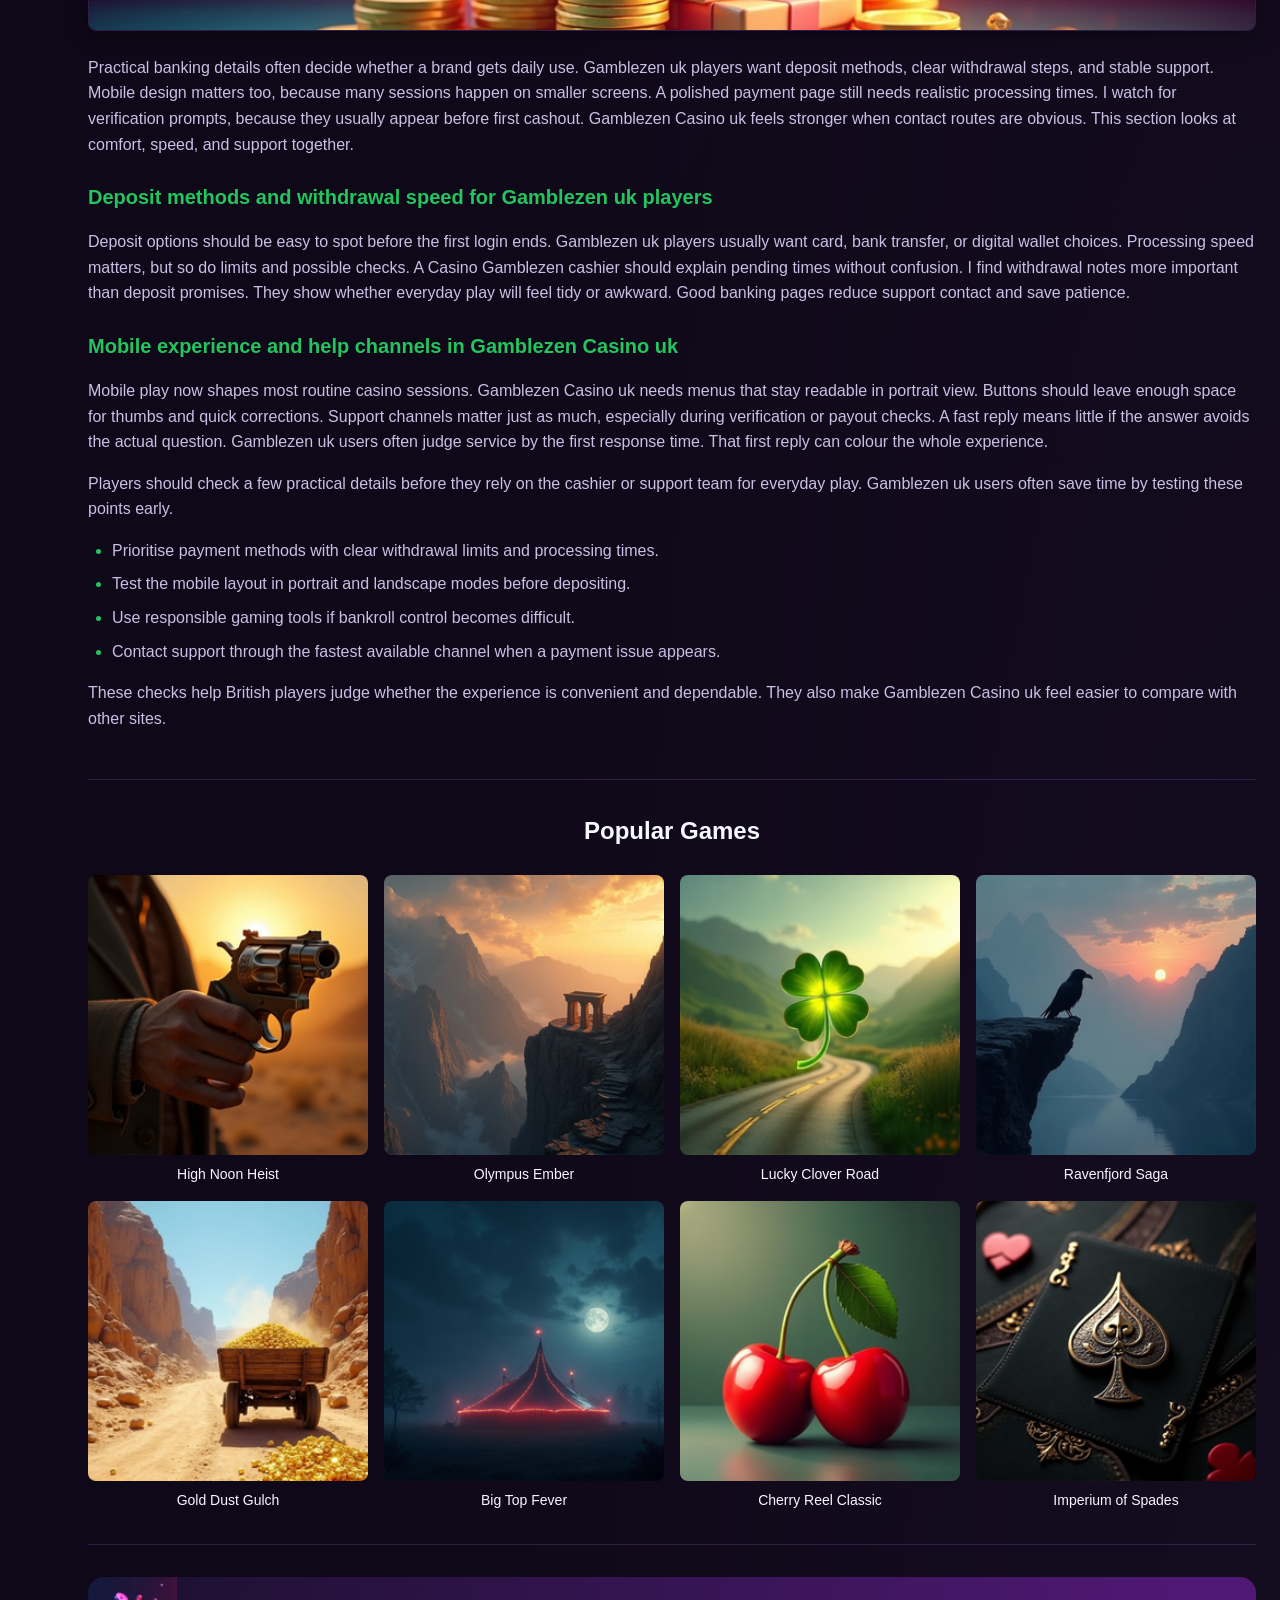
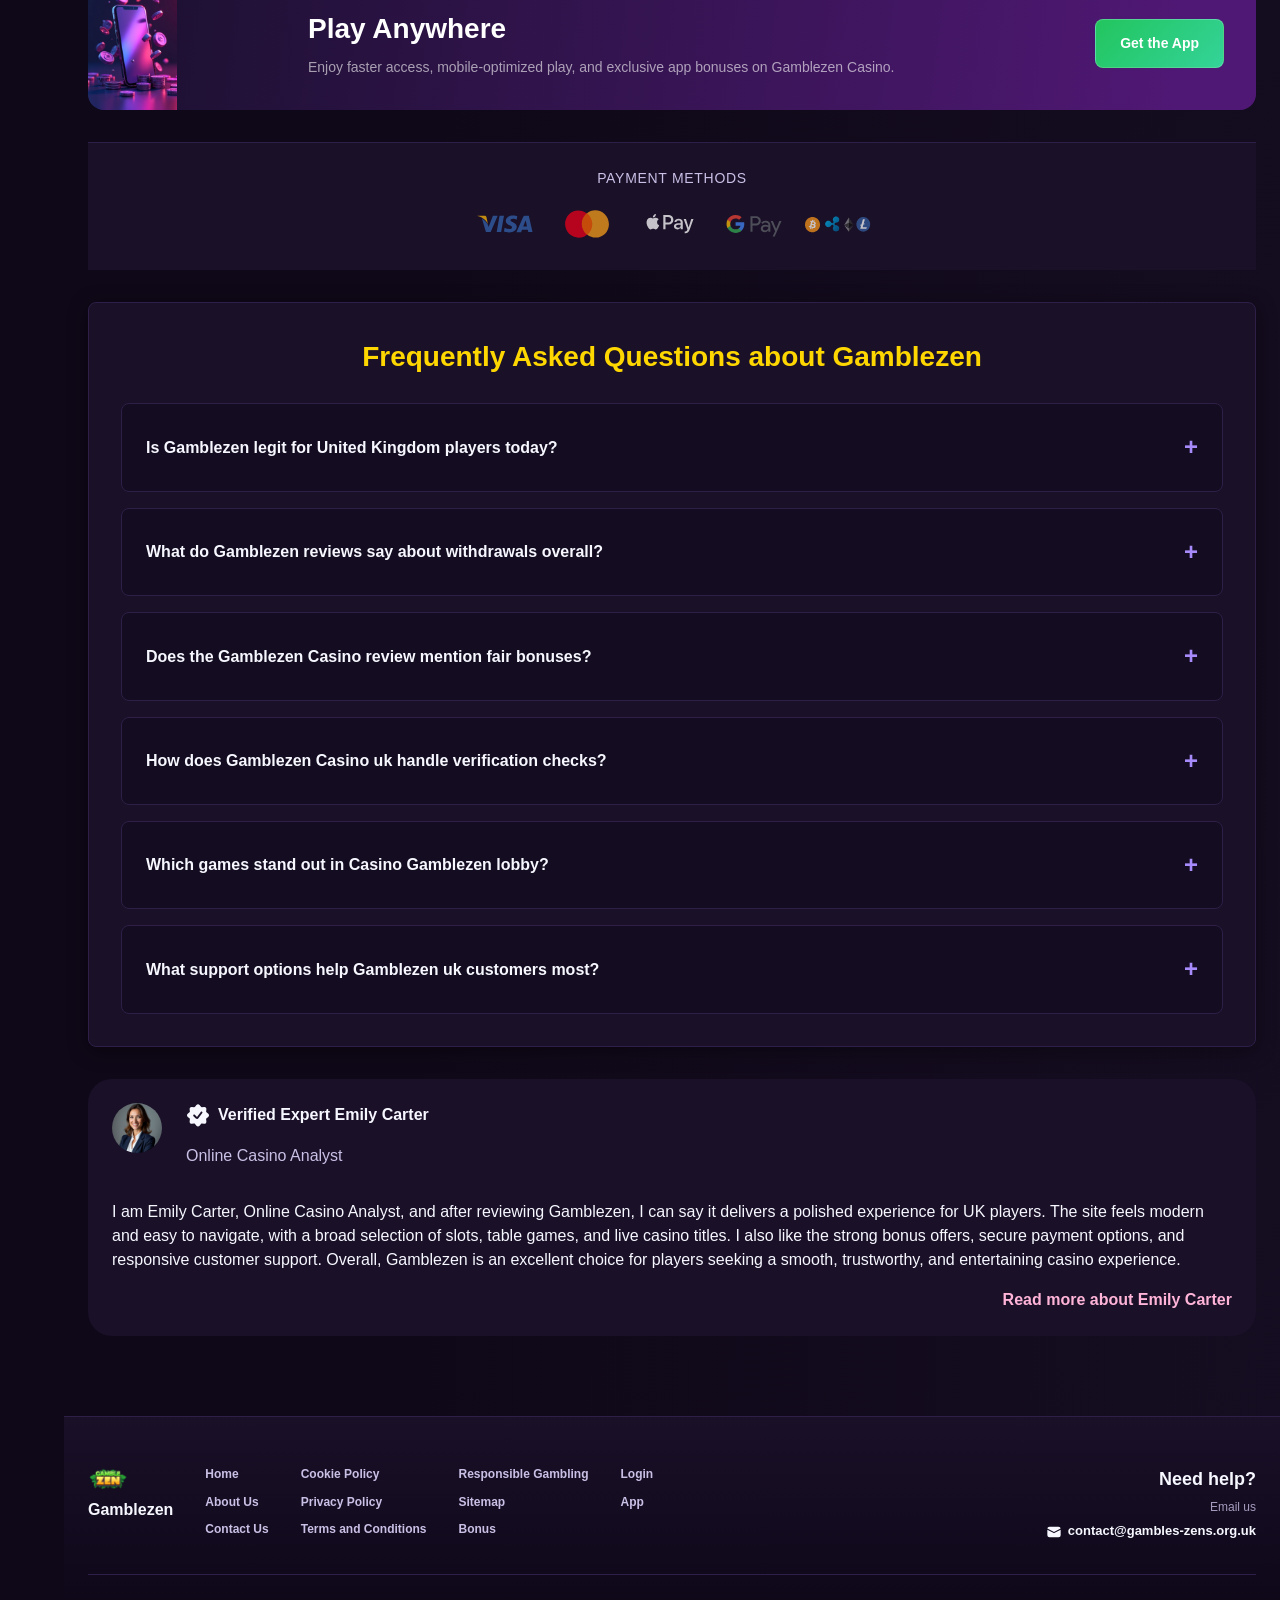
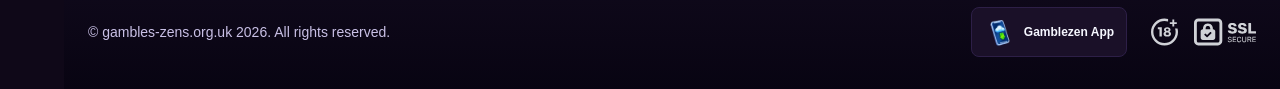
<file: united-kingdom-gb/index.html>
<!DOCTYPE html>
<html lang="en-GB">
<head>
    <meta charset="UTF-8">
    <meta name="viewport" content="width=device-width, initial-scale=1.0">
    <meta http-equiv="X-UA-Compatible" content="IE=edge">
    <meta name="robots" content="index, follow">
    <meta name="revisit-after" content="7 days">
    <title>Gamblezen - Independent Casino Review for UK Players</title>
    <meta name="title" content="Gamblezen - Independent Casino Review for UK Players">
    <meta name="description" content="Gamblezen 🎰 independent UK review of Casino Gamblezen, with clear trust checks, game details and bank options for British players—read on today for facts.">
    <meta name="keywords" content="Gamblezen uk, is Gamblezen legit, Gamblezen reviews, Gamblezen Casino uk, Casino Gamblezen, Gamblezen Casino review, Gamblezen review, Gamblezen, Gamblezen Casino">

    <link rel="canonical" href="https://thebiomasscentre.co.uk/united-kingdom-gb/">

    <link rel="icon" type="image/png" sizes="32x32" href="/favicon-32x32.png">

    <meta property="og:title" content="Gamblezen - Independent Casino Review for UK Players">
    <meta property="og:description" content="Gamblezen 🎰 independent UK review of Casino Gamblezen, with clear trust checks, game details and bank options for British players—read on today for facts.">
    <meta property="og:type" content="website">
    <meta property="og:url" content="https://thebiomasscentre.co.uk/">
    <meta property="og:site_name" content="Gamblezen">
    <meta property="og:locale" content="en">
    <meta property="og:image" content="https://thebiomasscentre.co.uk/images/logo.png">

    <meta name="twitter:card" content="summary">
    <meta name="twitter:title" content="Gamblezen - Independent Casino Review for UK Players">
    <meta name="twitter:description" content="Gamblezen 🎰 independent UK review of Casino Gamblezen, with clear trust checks, game details and bank options for British players—read on today for facts.">
    <meta name="twitter:url" content="https://thebiomasscentre.co.uk/">
    <meta name="twitter:image" content="https://thebiomasscentre.co.uk/images/logo.png">

    <link rel="stylesheet" href="/css/style.css">

    <link rel="stylesheet" href="/css/layout.css">

<link rel="alternate" hreflang="x-default" href="https://thebiomasscentre.co.uk/">
<link rel="alternate" hreflang="en-GB" href="https://thebiomasscentre.co.uk/">
<link rel="alternate" hreflang="en-GB" href="https://thebiomasscentre.co.uk/united-kingdom-gb/">
</head>
<body>
    <div class="nav-sidebar-2adfc885 isFull" id="navSidebar">
        <div class="nav-sidebar-content-2adfc885">
            <div class="nav-sidebar-wrapped-2adfc885">
                <div class="nav-sidebar-header-2adfc885">
                    <button class="nav-sidebar-header-toggle-2adfc885" aria-label="Toggle menu">
                        <span class="nav-sidebar-header-wrap-2adfc885">
                            <svg class="m-icon-2adfc885">
                                <use xlink:href="/assets/icons/sidebar/sprites.svg#hamburger-r"/>
                            </svg>
                        </span>
                    </button>
                </div>
                <div class="nav-sidebar-wrapped-content-2adfc885 hideScrollbar-2adfc885">
                    <div class="divider-bottom-2adfc885">
                        <div class="nav-card nav-sidebar-card--wrapped-2adfc885">


                            <a href="/go" class="nav-card__button-2adfc885"
                               title="Activity Hub" rel="noindex nofollow">
                                <img src="/assets/icons/sidebar/missions.webp"
                                     alt="Activity Hub Gamblezen reviews"
                                     title="Activity Hub Gamblezen reviews"
                                     class="nav-card__img-2adfc885">
                            </a>
                        </div>
                    </div>

                        <div class="nav-sidebar-wrapped-item-2adfc885">
                            <a href="/go" title="Casino"
                               class="nav-sidebar-icon-2adfc885" rel="noindex nofollow">
                                <svg class="m-icon-2adfc885">
                                    <use xlink:href="/assets/icons/sidebar/sprites.svg#all-games"/>
                                </svg>
                            </a>
                        </div>
                        <div class="nav-sidebar-wrapped-item-2adfc885">
                            <a href="/go" title="Live Casino"
                               class="nav-sidebar-icon-2adfc885" rel="noindex nofollow">
                                <svg class="m-icon-2adfc885">
                                    <use xlink:href="/assets/icons/sidebar/sprites.svg#live"/>
                                </svg>
                            </a>
                        </div>
                        <div class="nav-sidebar-wrapped-item-2adfc885">
                            <a href="/go" title="Sports"
                               class="nav-sidebar-icon-2adfc885" rel="noindex nofollow">
                                <svg class="m-icon-2adfc885">
                                    <use xlink:href="/assets/icons/sidebar/sprites.svg#sport-soccer"/>
                                </svg>
                            </a>
                        </div>
                        <div class="nav-sidebar-wrapped-item-2adfc885">
                            <a href="/go" title="Esports"
                               class="nav-sidebar-icon-2adfc885" rel="noindex nofollow">
                                <svg class="m-icon-2adfc885">
                                    <use xlink:href="/assets/icons/sidebar/sprites.svg#target-gamepad"/>
                                </svg>
                            </a>
                        </div>

                    <div class="divider-top-2adfc885">
                        <a href="/go" title="Support"
                           class="nav-sidebar-support-wrapped-2adfc885 nav-sidebar-icon-2adfc885" rel="noindex nofollow">
                            <svg class="m-icon-2adfc885">
                                <use xlink:href="/assets/icons/sidebar/sprites.svg#support"/>
                            </svg>
                        </a>
                    </div>
                </div>
            </div>
        </div>
    </div>

    <div class="nav-sidebar-expanded-2adfc885" id="navSidebarExpanded">
        <div class="nav-sidebar-header-2adfc885">
            <button class="nav-sidebar-header-toggle-2adfc885" aria-label="Close menu">
                <span class="nav-sidebar-header-wrap-2adfc885">
                    <svg class="m-icon-2adfc885">
                        <use xlink:href="/assets/icons/sidebar/sprites.svg#cross"/>
                    </svg>
                </span>
            </button>
                <a href="/united-kingdom-gb/" class="nav-logo-2adfc885 nav-sidebar-header-logo-2adfc885" title="Gamblezen">
                    <img src="/images/logo.png" alt="Gamblezen" title="Gamblezen">
                </a>
        </div>
        <div class="nav-sidebar-expanded-content-2adfc885">
            <div class="nav-sidebar-expanded-scrollY-2adfc885 hideScrollbar-2adfc885 nav-sidebar-expanded--gap-2adfc885">
                <div class="nav-sidebar-expanded-cards-2adfc885">


                        <div class="nav-card nav-sidebar-card-2adfc885">
                            <a href="/go" class="nav-card__button-2adfc885"
                               title="Bonus Hub" rel="noindex nofollow">
                                <img src="/assets/icons/sidebar/bonus.webp" alt="Bonus Hub Gamblezen"
                                     title="Bonus Hub Gamblezen" class="nav-card__img-2adfc885">
                                <span class="nav-card__title-2adfc885">Bonus Hub</span>
                            </a>
                        </div>


                        <div class="nav-card nav-sidebar-card-2adfc885">
                            <a href="/go" class="nav-card__button-2adfc885"
                               title="Activity Hub" rel="noindex nofollow">
                                <img src="/assets/icons/sidebar/missions.webp" alt="Activity Hub Gamblezen reviews"
                                     title="Activity Hub Gamblezen reviews" class="nav-card__img-2adfc885">
                                <span class="nav-card__title-2adfc885">Activity Hub</span>
                            </a>
                        </div>

                    <div class="nav-sidebar-cards-grid-2adfc885">


                            <div class="nav-card nav-sidebar-card-2adfc885">
                                <a href="/go" class="nav-card__button-2adfc885"
                                   title="Wheel" rel="noindex nofollow">
                                    <img src="/assets/icons/sidebar/wheel.gif" alt="Wheel Gamblezen Casino uk"
                                         title="Wheel Gamblezen Casino uk" class="nav-card__img-2adfc885">
                                    <span class="nav-card__title-2adfc885">Wheel</span>
                                </a>
                            </div>


                            <div class="nav-card nav-sidebar-card-2adfc885">
                                <a href="/go" class="nav-card__button-2adfc885"
                                   title="Loyalty" rel="noindex nofollow">
                                    <img src="/assets/icons/sidebar/loyalty.webp" alt="Loyalty Gamblezen uk"
                                         title="Loyalty Gamblezen uk" class="nav-card__img-2adfc885">
                                    <span class="nav-card__title-2adfc885">Loyalty</span>
                                </a>
                            </div>


                            <div class="nav-card nav-sidebar-card-2adfc885">
                                <a href="/go" class="nav-card__button-2adfc885"
                                   title="Cashback" rel="noindex nofollow">
                                    <img src="/assets/icons/sidebar/cashback.webp" alt="Cashback Gamblezen reviews"
                                         title="Cashback Gamblezen reviews" class="nav-card__img-2adfc885">
                                    <span class="nav-card__title-2adfc885">Cashback</span>
                                </a>
                            </div>


                            <div class="nav-card nav-sidebar-card-2adfc885">
                                <a href="/go" class="nav-card__button-2adfc885"
                                   title="VIP Club" rel="noindex nofollow">
                                    <img src="/assets/icons/sidebar/vipclub.webp" alt="VIP Club Gamblezen uk"
                                         title="VIP Club Gamblezen uk" class="nav-card__img-2adfc885">
                                    <span class="nav-card__title-2adfc885">VIP Club</span>
                                </a>
                            </div>


                            <div class="nav-card nav-sidebar-card-2adfc885">
                                <a href="/go" class="nav-card__button-2adfc885"
                                   title="Promotions" rel="noindex nofollow">
                                    <img src="/assets/icons/sidebar/promotions.webp" alt="Promotions Gamblezen review"
                                         title="Promotions Gamblezen review" class="nav-card__img-2adfc885">
                                    <span class="nav-card__title-2adfc885">Promotions</span>
                                </a>
                            </div>
                    </div>
                </div>

                <ul class="nav-sidebar-items-2adfc885 nav-sidebar-expanded-items-2adfc885">
                        <li class="nav-sidebar-items-item">
                            <a href="/go" class="nav-sidebar-items-dropdown"
                               title="Casino" rel="noindex nofollow">
                                <div class="nav-sidebar-items-title-2adfc885 nav-sidebar-items-title--light-2adfc885">
                                    <div class="m-icon-container-2adfc885 nav-sidebar-item-icon-2adfc885">
                                        <svg class="m-icon-2adfc885">
                                            <use xlink:href="/assets/icons/sidebar/sprites.svg#all-games"/>
                                        </svg>
                                    </div>
                                    <span>Casino</span>
                                </div>
                            </a>
                        </li>
                        <li class="nav-sidebar-items-item">
                            <a href="/go" class="nav-sidebar-items-dropdown"
                               title="Live Casino" rel="noindex nofollow">
                                <div class="nav-sidebar-items-title-2adfc885 nav-sidebar-items-title--light-2adfc885">
                                    <div class="m-icon-container-2adfc885 nav-sidebar-item-icon-2adfc885">
                                        <svg class="m-icon-2adfc885">
                                            <use xlink:href="/assets/icons/sidebar/sprites.svg#live"/>
                                        </svg>
                                    </div>
                                    <span>Live Casino</span>
                                </div>
                            </a>
                        </li>
                        <li class="nav-sidebar-items-item">
                            <a href="/go" class="nav-sidebar-items-dropdown"
                               title="Sports" rel="noindex nofollow">
                                <div class="nav-sidebar-items-title-2adfc885 nav-sidebar-items-title--light-2adfc885">
                                    <div class="m-icon-container-2adfc885 nav-sidebar-item-icon-2adfc885">
                                        <svg class="m-icon-2adfc885">
                                            <use xlink:href="/assets/icons/sidebar/sprites.svg#sport-soccer"/>
                                        </svg>
                                    </div>
                                    <span>Sports</span>
                                </div>
                            </a>
                        </li>
                        <li class="nav-sidebar-items-item">
                            <a href="/go" class="nav-sidebar-items-dropdown"
                               title="Esports" rel="noindex nofollow">
                                <div class="nav-sidebar-items-title-2adfc885 nav-sidebar-items-title--light-2adfc885">
                                    <div class="m-icon-container-2adfc885 nav-sidebar-item-icon-2adfc885">
                                        <svg class="m-icon-2adfc885">
                                            <use xlink:href="/assets/icons/sidebar/sprites.svg#target-gamepad"/>
                                        </svg>
                                    </div>
                                    <span>Esports</span>
                                </div>
                            </a>
                        </li>
                </ul>

                <ul class="nav-sidebar-items-2adfc885 nav-sidebar-expanded-items-2adfc885 flex-1-2adfc885"></ul>

                <div class="nav-sidebar-expanded-support-2adfc885">
                    <div class="nav-sidebar-expanded-support-help-2adfc885">
                        <a href="/go" title="Support"
                           class="m-button-2adfc885 m-button--success-2adfc885 m-button--m-2adfc885 nav-sidebar-support-2adfc885"
                           rel="noindex nofollow">
                            <div class="m-button-content-2adfc885">
                                <svg class="m-icon-2adfc885">
                                    <use xlink:href="/assets/icons/sidebar/sprites.svg#support"/>
                                </svg>
                                Support
                            </div>
                        </a>
                    </div>
                </div>

                <div class="nav-sidebar-expanded-app-links-2adfc885">
                    <a href="/go" class="footer-app-button-2adfc885"
                       title="Gamblezen App" rel="noindex nofollow">
                        <img class="footer-app-button-image-2adfc885"
                             alt="Gamblezen App"
                             title="Gamblezen App"
                             src="/assets/icons/mobile/app-button-icon.webp">
                        <div class="footer-app-button-text-2adfc885">
                            <p class="m-text-2adfc885 m-fs12-2adfc885 m-fw700-2adfc885 m-lh160-2adfc885 footer-app-button-title-2adfc885">Gamblezen App</p>
                            <p class="m-text-2adfc885 m-fs10-2adfc885 m-fw500-2adfc885 m-lh160-2adfc885 footer-app-button-description-2adfc885"
                               style="color: #ffffff;">Install our app</p>
                        </div>
                    </a>
                </div>
            </div>
        </div>
    </div>

    <div class="bottom-overlays-2adfc885">
        <div class="bottom-action-buttons-2adfc885 bottom-overlays__action-buttons-2adfc885">
            <div class="bottom-communication-button-2adfc885">
                <button class="m-button-2adfc885 m-gradient-border m-button--secondary-2adfc885 m-button--m-2adfc885 scroll-top-btn-2adfc885"
                        aria-label="Scroll to top" title="Scroll to top">
                    <div class="m-icon-container-2adfc885">
                        <span class="scroll-top-arrow-2adfc885">&uarr;</span>
                    </div>
                </button>
            </div>
        </div>

        <nav class="mobile-nav-2adfc885" aria-label="Mobile navigation">
            <div class="mobile-nav-wrap-2adfc885">
                <a href="/go" title="Casino"
                   rel="noindex nofollow" target="_blank">
                    <div class="mobile-nav-item-2adfc885">
                        <div class="mobile-nav-item__icon-wrap-2adfc885">
                            <svg class="m-icon-2adfc885 m-icon-loadable mobile-nav-item__icon-2adfc885">
                                <use xlink:href="/assets/icons/sidebar/sprites.svg#all-games"/>
                            </svg>
                        </div>
                        <p class="m-text-2adfc885 m-fs10-2adfc885 m-fw600-2adfc885 m-lh160-2adfc885 m-text-center-2adfc885 mobile-nav-item__text-2adfc885">Casino</p>
                    </div>
                </a>

                <a href="/go" title="Sports"
                   rel="noindex nofollow" target="_blank">
                    <div class="mobile-nav-item-2adfc885">
                        <div class="mobile-nav-item__icon-wrap-2adfc885">
                            <svg class="m-icon-2adfc885 m-icon-loadable mobile-nav-item__icon-2adfc885">
                                <use xlink:href="/assets/icons/sidebar/sprites.svg#sport-soccer"/>
                            </svg>
                        </div>
                        <p class="m-text-2adfc885 m-fs10-2adfc885 m-fw600-2adfc885 m-lh160-2adfc885 m-text-center-2adfc885 mobile-nav-item__text-2adfc885">Sports</p>
                    </div>
                </a>

                <div class="mobile-nav-item-2adfc885">
                    <a href="/go"
                       class="m-button-2adfc885 m-gradient-border m-button--primary-2adfc885 m-button--m-2adfc885 mobile-nav-item__icon-wrap-2adfc885"
                       title="Visit site"
                       rel="noindex nofollow" target="_blank">
                        <div class="m-button-content-2adfc885">
                            <svg class="m-icon-2adfc885 m-icon-loadable mobile-nav-item__icon-2adfc885">
                                <use xlink:href="/assets/icons/sidebar/sprites.svg#person"/>
                            </svg>
                        </div>
                    </a>
                    <p class="m-text-2adfc885 m-fs10-2adfc885 m-fw600-2adfc885 m-lh160-2adfc885 m-text-center-2adfc885 mobile-nav-item__text-2adfc885">Visit site</p>
                </div>

                <a href="/go" title="Bonus Hub"
                   rel="noindex nofollow" target="_blank">
                    <div class="mobile-nav-item-2adfc885">
                        <div class="mobile-nav-item__icon-wrap-2adfc885">
                            <svg class="m-icon-2adfc885 m-icon-loadable mobile-nav-item__icon-2adfc885">
                                <use xlink:href="/assets/icons/sidebar/sprites.svg#gift"/>
                            </svg>
                        </div>
                        <p class="m-text-2adfc885 m-fs10-2adfc885 m-fw600-2adfc885 m-lh160-2adfc885 m-text-center-2adfc885 mobile-nav-item__text-2adfc885">Bonus Hub</p>
                    </div>
                </a>

                <a href="/go" title="Activity Hub"
                   rel="noindex nofollow" target="_blank">
                    <div class="mobile-nav-item-2adfc885">
                        <div class="mobile-nav-item__icon-wrap-2adfc885">
                            <svg class="m-icon-2adfc885 m-icon-loadable mobile-nav-item__icon-2adfc885">
                                <use xlink:href="/assets/icons/sidebar/sprites.svg#activities"/>
                            </svg>
                        </div>
                        <p class="m-text-2adfc885 m-fs10-2adfc885 m-fw600-2adfc885 m-lh160-2adfc885 m-text-center-2adfc885 mobile-nav-item__text-2adfc885">Activity Hub</p>
                    </div>
                </a>
            </div>
        </nav>
    </div>


    <div class="site-wrapper-2adfc885 with-sidebar-2adfc885">
<nav class="main-nav-2adfc885">
    <div class="main-nav-content-2adfc885">
        <div class="main-nav-content-left-2adfc885">
            <button class="main-nav-content-toggle-2adfc885 nav-sidebar-header-toggle-2adfc885" aria-label="Toggle menu" aria-expanded="false">
                <svg class="m-icon-2adfc885 m-icon-loadable">
                    <use xlink:href="/assets/icons/sidebar/sprites.svg#hamburger"/>
                </svg>
            </button>

            <a href="/united-kingdom-gb/" class="nav-logo-2adfc885 main-nav-logo-2adfc885" title="Gamblezen">
                <img src="/images/logo.png" alt="Gamblezen" title="Gamblezen">
            </a>
        </div>

        <div class="main-nav-content-center-2adfc885">
            <a href="/united-kingdom-gb/" class="nav-link-2adfc885" title="Home">Home</a>
            <a href="/app/" class="nav-link-2adfc885" title="App">App</a>
            <a href="/bonus/" class="nav-link-2adfc885" title="Bonus">Bonus</a>
            <a href="/login/" class="nav-link-2adfc885" title="Login">Login</a>
        </div>

        <div class="main-nav-content-auth-2adfc885">
            <a class="m-button-2adfc885 m-gradient-border m-button--primary-2adfc885 m-button--s-2adfc885"
               href="/go" title="Visit site"
               rel="noindex nofollow" target="_blank">
                <div class="m-button-content-2adfc885">Visit site</div>
            </a>
        </div>
    </div>
</nav>
        <main class="main-content-2adfc885">
<article class="page-content-2adfc885">
    <div class="container-2adfc885">


<section class="lobby-banners-2adfc885">
    <div class="lobby-slider-2adfc885" style="--max-slide-width:auto;--bp-xxxl-plus:33.3333%;--slides-xxxl-plus:3;--bp-xxxl:33.3333%;--slides-xxxl:3;--bp-xxl:33.3333%;--slides-xxl:3;--bp-xl-2:33.3333%;--slides-xl-2:3;--bp-xl:100%;--slides-xl:1;--bp-l:100%;--slides-l:1;--bp-m:100%;--slides-m:1;--bp-s:100%;--slides-s:1;--bp-xs:100%;--slides-xs:1;--bp-xxs:100%;--slides-xxs:1;">
        <div class="lobby-slider__scroll-wrap-2adfc885">
            <div class="lobby-slider__scroll-box-2adfc885">
                <div class="lobby-slider__slide-2adfc885">
                    <div class="lobby-slider__slide-content-2adfc885">
                        <div class="lobby-banners__banner">
                            <div class="lobby-banner-2adfc885">
                                <div class="lobby-banner-picture-2adfc885 lobby-banner__image-2adfc885">
                                    <picture class="banner-picture-2adfc885">
                                        <img src="/assets/banners/playjonny.webp" alt="Welcome Bonus is Gamblezen legit" title="Welcome Bonus is Gamblezen legit" fetchpriority="high" loading="eager" decoding="async">
                                    </picture>
                                </div>
                                <div class="lobby-banner__content-2adfc885">
                                    <div class="lobby-badge-2adfc885 lobby-badge--secondary-2adfc885 lobby-badge--m-2adfc885">
                                        <div class="lobby-badge-content-2adfc885">
                                            <div class="lobby-badge-text-2adfc885">Welcome Bonus</div>
                                        </div>
                                    </div>
                                    <div class="lobby-banner__text-2adfc885">
                                        <p class="lobby-banner-text-2adfc885 lobby-banner-text--header-2adfc885" style="color:var(--color-at400);">
                                            100% up to 200 GBP
                                        </p>
                                        <p class="lobby-banner-text-2adfc885 lobby-banner-text--body-2adfc885" style="color:var(--color-at400);">
                                            + 100 Free Spins
                                        </p>
                                    </div>
                                    <a href="/go" rel="noindex nofollow" target="_blank" class="lobby-btn-2adfc885 lobby-btn--primary-2adfc885 lobby-btn--s-2adfc885" title="Welcome Bonus Visit site">
                                        <div class="lobby-btn-content-2adfc885">Visit site</div>
                                    </a>
                                </div>
                            </div>
                        </div>
                    </div>
                </div>
                <div class="lobby-slider__slide-2adfc885">
                    <div class="lobby-slider__slide-content-2adfc885">
                        <div class="lobby-banners__banner">
                            <div class="lobby-banner-2adfc885">
                                <div class="lobby-banner-picture-2adfc885 lobby-banner__image-2adfc885">
                                    <picture class="banner-picture-2adfc885">
                                        <img src="/assets/banners/play-jonny-casino.webp" alt="Sign Up Casino Gamblezen" title="Sign Up Casino Gamblezen" loading="lazy" fetchpriority="low" decoding="async">
                                    </picture>
                                </div>
                                <div class="lobby-banner__content-2adfc885">
                                    <div class="lobby-badge-2adfc885 lobby-badge--secondary-2adfc885 lobby-badge--m-2adfc885">
                                        <div class="lobby-badge-content-2adfc885">
                                            <div class="lobby-badge-text-2adfc885">Sign Up</div>
                                        </div>
                                    </div>
                                    <div class="lobby-banner__text-2adfc885">
                                        <p class="lobby-banner-text-2adfc885 lobby-banner-text--header-2adfc885" style="color:var(--color-at400);">
                                            up to 450 GBP
                                        </p>
                                        <p class="lobby-banner-text-2adfc885 lobby-banner-text--body-2adfc885" style="color:var(--color-at400);">
                                            + 250 Free Spins
                                        </p>
                                    </div>
                                    <a href="/go" rel="noindex nofollow" target="_blank" class="lobby-btn-2adfc885 lobby-btn--primary-2adfc885 lobby-btn--s-2adfc885" title="Sign Up Visit site">
                                        <div class="lobby-btn-content-2adfc885">Visit site</div>
                                    </a>
                                </div>
                            </div>
                        </div>
                    </div>
                </div>
                <div class="lobby-slider__slide-2adfc885">
                    <div class="lobby-slider__slide-content-2adfc885">
                        <div class="lobby-banners__banner">
                            <div class="lobby-banner-2adfc885">
                                <div class="lobby-banner-picture-2adfc885 lobby-banner__image-2adfc885">
                                    <picture class="banner-picture-2adfc885">
                                        <img src="/assets/banners/play-jonny.webp" alt="50% Highroller Bonus Gamblezen Casino uk" title="50% Highroller Bonus Gamblezen Casino uk" loading="lazy" fetchpriority="low" decoding="async">
                                    </picture>
                                </div>
                                <div class="lobby-banner__content-2adfc885">
                                    <div class="lobby-badge-2adfc885 lobby-badge--secondary-2adfc885 lobby-badge--m-2adfc885">
                                        <div class="lobby-badge-content-2adfc885">
                                            <div class="lobby-badge-text-2adfc885">50% Highroller Bonus</div>
                                        </div>
                                    </div>
                                    <div class="lobby-banner__text-2adfc885">
                                        <p class="lobby-banner-text-2adfc885 lobby-banner-text--header-2adfc885" style="color:var(--color-at400);">
                                            up to 500 GBP
                                        </p>
                                    </div>
                                    <a href="/go" rel="noindex nofollow" target="_blank" class="lobby-btn-2adfc885 lobby-btn--primary-2adfc885 lobby-btn--s-2adfc885" title="50% Highroller Bonus Visit site">
                                        <div class="lobby-btn-content-2adfc885">Visit site</div>
                                    </a>
                                </div>
                            </div>
                        </div>
                    </div>
                </div>
            </div>
        </div>
    </div>
</section>

<section class="recent-big-wins-section-2adfc885">
    <div class="recent-big-wins-slider-2adfc885"
         data-asset-pools='{"avatar_files": ["40x40.0.webp", "40x40.1.webp", "40x40.2.webp", "40x40.3.webp", "40x40.4.webp", "40x40.5.webp", "40x40.6.webp", "40x40.7.webp", "40x40.8.webp", "40x40.9.webp", "40x40.10.webp", "40x40.11.webp", "40x40.12.webp", "40x40.13.webp", "40x40.14.webp"], "currency": "GBP", "game_icons": ["inout.webp", "penguinking.webp", "penguinking1.webp", "shadylady.oops.webp", "softswiss.1spin4win-LuckyFruitWins100_designed.webp", "softswiss.scatterkings-GoldLuckSizzlingSevens.webp", "softswiss.softswiss-AllLuckyClover100_designed.webp", "softswiss.softswiss-BurningChilliX_designed.webp", "softswiss.softswiss-HotChilliBells_designed.webp", "softswiss.webp", "spinomenal.SlotMachine_ZeusUnchainedHoldHit_designed.webp", "spinomenal.webp"], "game_names": ["Chicken Road", "Super Cash Boost: Hold \u0026 Win", "Break the Piggy Bank", "Oops", "Lucky Fruit Wins 100", "Inferno Sevens", "All Lucky Clovers 100", "Burning Chilli X", "Hot Chilli Bells", "Blast the Bass", "Zeus Unchained - Hold \u0026 Hit", "Queen Of Inferno"], "max_amount": 500, "min_amount": 50, "usernames": ["LuckyAce", "BigWin88", "SlotMaster", "JackpotHero", "Player777", "CasinoKing", "WinCraft2024", "AceOfSlots", "Big_Winner", "GambleZen", "RoyalJackpot", "SpinStar99", "LuckyNova", "ReelRider", "PrizeHunter7", "GoldChaser", "MegaWinX", "CashClover", "WinTiger88", "FortuneFox", "HighRoller7", "JackpotJay", "SlotSage", "LuckyOrbit", "VictoryVibe"]}'
         data-keywords='["Gamblezen", "Gamblezen Casino", "Gamblezen uk", "Casino Gamblezen", "Gamblezen Casino review", "Gamblezen reviews", "Gamblezen review", "is Gamblezen legit", "Gamblezen Casino uk"]'
         data-auto-rotate="true"
         data-interval="3000"
         style="--perRow: 5; --duration: 0.6s; --perRowDefault: 5; --perRowMiddle: 4; --perRowMin: 3;">

        <!-- Header with title and controls -->
        <div class="recent-big-wins-header-2adfc885">
            <div class="recent-big-wins-header__title-2adfc885">
                <svg class="bw-icon-2adfc885">
                    <use xlink:href="/assets/icons/sidebar/sprites.svg#big-wins"/>
                </svg>
                Big Wins
            </div>
            <div class="recent-big-wins-header__control-2adfc885">
                <div class="bw-prev-next-arrows-2adfc885">
                    <button class="bw-arrow-btn-2adfc885"
                            aria-label="Slide prev"
                            data-slider-action="prev">
                        <span class="bw-icon-container-2adfc885">
                            <svg class="bw-icon-2adfc885 bw-chevron-2adfc885" style="transform: rotate(270deg);">
                                <use xlink:href="/assets/icons/sidebar/sprites.svg#chevron"/>
                            </svg>
                        </span>
                    </button>
                    <button class="bw-arrow-btn-2adfc885"
                            aria-label="Slide next"
                            data-slider-action="next">
                        <span class="bw-icon-container-2adfc885">
                            <svg class="bw-icon-2adfc885 bw-chevron-2adfc885" style="transform: rotate(90deg);">
                                <use xlink:href="/assets/icons/sidebar/sprites.svg#chevron"/>
                            </svg>
                        </span>
                    </button>
                </div>
            </div>
        </div>

        <!-- Slider container (populated dynamically by JS) -->
        <div class="recent-big-wins-slider__cards-2adfc885" data-slider-cards>
        </div>
    </div>
</section>

        <header class="page-header-2adfc885">
            <h1>Independent review of Gamblezen Casino for British players</h1>
            <div class="intro-2adfc885">
                <p>Fresh comparisons in 2026 make a tight first impression for British readers. The Gamblezen Casino review focuses on practical checks, not glossy claims. That matters because small details often decide whether an account feels usable. Early scans of Gamblezen show a layout built for quick navigation. The brand Gamblezen appears most useful when readers want direct facts. A good review should separate lobby design from licensing evidence. This opening looks at both, with a British player in mind.</p>
                <p>Another useful angle is the cashout journey, because speed shapes confidence. Gamblezen reviews often mention that first impressions can hide later friction. A careful Gamblezen review should therefore inspect terms, support, and payments together. British players usually notice verification steps before game choice. The Gamblezen brand only earns attention when the basics feel organised. This review keeps the focus on what a normal account holder sees. It also avoids promises that cannot be checked from public pages.</p>
            </div>
        </header>

        <div class="hero-image-2adfc885">
            <img src="/images/gamblezen_casino_review_hero.png" alt="Gamblezen Casino review" title="Gamblezen Casino review" loading="lazy">
        </div>

        <section class="content-section-2adfc885 card-2adfc885">
            <h2>What British players should know about Gamblezen Casino</h2>


            <p>Public-facing pages should make the first checks easy for everyone. For Gamblezen Casino, that means licence details, operator identity, and access rules. Gamblezen uk readers also need to know whether registration is actually open. A background summary should never hide the company behind vague wording. One small clue is how quickly policy pages can be reached from the lobby. That often tells more than bright banners do. This section separates visible facts from details that still need checking.</p>

                
        <h3>Licensing details behind the Gamblezen Casino profile today</h3>
            <p>Licence information deserves the first look in any Gamblezen Casino review. A valid regulator name should appear before any bonus language. If Gamblezen uk players cannot find that detail, they should pause. The operator name also matters, because complaints follow the company, not the logo. Responsible sites usually place this information in the footer or terms. Gamblezen reviews feel more useful when they show where the facts came from. That approach keeps speculation out of the decision.</p>



                
        <div class="table-wrapper-2adfc885">
            <table class="content-table-2adfc885">
                <caption>Casino Background Overview Table</caption>

                <thead>
                    <tr>
                            <th>Trust factor</th>
                            <th>Verification details</th>
                            <th>Why it matters</th>
                            <th>Source priority</th>
                    </tr>
                </thead>

                <tbody>
                        <tr>
                                <td>Licence and regulator</td>
                                <td>The public review material does not clearly show a UK licence number.</td>
                                <td>Players should confirm the regulator before depositing.</td>
                                <td>Licence register and footer</td>
                        </tr>
                        <tr>
                                <td>Year founded</td>
                                <td>A launch year is not clearly shown in the available profile.</td>
                                <td>Age helps judge operational maturity.</td>
                                <td>Archived company pages</td>
                        </tr>
                        <tr>
                                <td>Owner or operator</td>
                                <td>The operating company name should be checked in the terms and conditions.</td>
                                <td>Ownership links payments and complaints handling.</td>
                                <td>Terms page and company registry</td>
                        </tr>
                        <tr>
                                <td>Accepted or restricted countries</td>
                                <td>UK availability should be checked against geo-restrictions and registration rules.</td>
                                <td>Access rules affect sign-up and withdrawals.</td>
                                <td>Registration form and terms</td>
                        </tr>
                </tbody>
            </table>
        </div>



                
        <h3>Ownership and background shaping the Gamblezen uk reputation</h3>
            <p>Ownership history can shape how people judge Casino Gamblezen. A newer brand often looks polished, yet the company story still matters. Players want to know who answers emails when something goes wrong. The operator's country, company number, and trading style all influence confidence. I notice that missing ownership data usually makes review reading slower. Gamblezen uk users should therefore compare the brand with public registers. That extra minute can prevent a lot of guesswork later.</p>



        </section>
        <section class="content-section-2adfc885 card-2adfc885">
            <h2>Why Gamblezen reviews raise trust and safety questions</h2>

            <div class="section-image-2adfc885">
                <img src="/images/british_players_need_to_know.png" alt="Gamblezen uk" title="Gamblezen uk" loading="lazy">
            </div>

            <p>Trust questions usually appear after the first look at the lobby. That is where Gamblezen reviews start to separate appearance from practice. Readers want evidence about security, complaint handling, and fair terms. A clean site can still hide awkward rules, so the fine print matters. Questions like is Gamblezen legit need more than marketing to feel believable. Small details, like balance history and verification prompts, reveal real habits. This section focuses on safety signals that ordinary players can inspect.</p>

                
        <h3>Security controls supporting the Gamblezen reviews verdict overall</h3>
            <p>Security controls should be visible before a deposit button becomes tempting. A decent Gamblezen reviews checklist starts with encryption, account verification, and password support. Two-factor tools matter when a player uses one device for banking. Session timeouts also help, especially on shared tablets or work phones. I like when a cashier shows clear status messages during each step. That makes Casino Gamblezen feel more orderly, even without dramatic claims. Strong controls never replace judgement, but they do support it.</p>



                
        <h3>Complaint patterns and public feedback around is Gamblezen legit</h3>
            <p>Complaint patterns can say more than polished promotional text. When people ask is Gamblezen legit, they usually want payment stories first. Slow replies, unclear limits, and bonus disputes often drive review comments. A balanced Gamblezen review should read both praise and criticism carefully. I find repeated wording across comments less useful than specific examples. Gamblezen reviews become clearer when withdrawal timing is described in plain numbers. That kind of detail helps readers compare experience, not noise.</p>



                
        <div class="table-wrapper-2adfc885">
            <table class="content-table-2adfc885">
                <thead>
                    <tr>
                        <th>Advantages</th>
                        <th>Drawbacks</th>
                    </tr>
                </thead>
                <tbody>
                        <tr>
                            <td>The site structure appears easy to review, making it simpler to compare licences, payments, bonuses, and game access before signing up.</td>
                            <td>If key trust signals or company details are limited on the page, players may need to cross-check several review sources before deciding.</td>
                        </tr>
                        <tr>
                            <td>A broad games section with live dealer coverage can suit players who want more than basic slots and prefer a varied casino lobby.</td>
                            <td>Bonus terms may still be restrictive, so careful readers should verify wagering rules and game exclusions before they accept any promotion.</td>
                        </tr>
                        <tr>
                            <td>Clear banking and support details help British players judge whether the operator is practical for everyday deposits and withdrawals.</td>
                            <td></td>
                        </tr>
                </tbody>
            </table>
        </div>



        </section>
        <section class="content-section-2adfc885 card-2adfc885">
            <h2>Games, slots, and live dealer options at Casino Gamblezen</h2>

            <div class="section-image-2adfc885">
                <img src="/images/trust_and_safety_review.png" alt="Gamblezen reviews" title="Gamblezen reviews" loading="lazy">
            </div>

            <p>Games shape daily use, so the lobby deserves a close look. Casino Gamblezen should be judged on depth, not just headline artwork. Slots, live tables, and jackpots all appeal to different habits. A narrow lobby can feel neat, but variety often matters more. Gamblezen review notes usually improve when game families are grouped clearly. That makes searching faster for players with limited time. This section looks at what a British player can actually browse.</p>

                
        <h3>Slot range and themed releases inside the Casino Gamblezen lobby</h3>
            <p>Slot selection often shows the strongest personality in Casino Gamblezen. Players usually look for themes, volatility, and familiar studios first. A solid Gamblezen review should mention whether classics sit beside newer releases. Megaways titles often attract players who like changing reel patterns. Progressive jackpots matter less for frequency and more for potential size. The key question is whether navigation makes those categories easy to find. That convenience often decides whether a lobby feels busy or balanced.</p>



                
        <div class="table-wrapper-2adfc885">
            <table class="content-table-2adfc885">
                <caption>Games Catalogue Comparison Table</caption>

                <thead>
                    <tr>
                            <th>Game category</th>
                            <th>Featured examples</th>
                            <th>Review focus</th>
                            <th>Player value</th>
                    </tr>
                </thead>

                <tbody>
                        <tr>
                                <td>Slots</td>
                                <td>Classic three-reel and five-reel titles</td>
                                <td>Variety, studio range, and search clarity</td>
                                <td>Players who prefer simple play</td>
                        </tr>
                        <tr>
                                <td>Megaways slots</td>
                                <td>Expanding reel formats and feature-heavy games</td>
                                <td>Whether the menu separates these clearly</td>
                                <td>Fans of changing mechanics</td>
                        </tr>
                        <tr>
                                <td>Progressive jackpot slots</td>
                                <td>Pooled prize titles and networked jackpots</td>
                                <td>Prize visibility and access rules</td>
                                <td>Players chasing larger long-term wins</td>
                        </tr>
                        <tr>
                                <td>Live dealer games</td>
                                <td>Roulette, blackjack, baccarat, and game shows</td>
                                <td>Studio quality and table availability</td>
                                <td>Players who want a live atmosphere</td>
                        </tr>
                        <tr>
                                <td>Table games</td>
                                <td>RNG blackjack, roulette, baccarat, and poker variants</td>
                                <td>Rule clarity and return information</td>
                                <td>Players who like structured decisions</td>
                        </tr>
                </tbody>
            </table>
        </div>



                
        <h3>Live dealer tables and studio quality in Gamblezen review</h3>
            <p>Live dealer rooms add pace, sound, and a more social feel. A Gamblezen review should check table counts, seat limits, and stream quality. Camera steadiness matters more than flashy graphics on a small screen. Good studios show the dealer clearly and keep the interface uncluttered. British players often notice bet steps before they notice branding details. That is why Casino Gamblezen needs clear chips, timing, and rules. When those parts work, live play feels much easier to trust.</p>



        </section>
        <section class="content-section-2adfc885 card-2adfc885">
            <h2>Bonuses, wagering rules, and promotions for Gamblezen reviews</h2>

            <div class="section-image-2adfc885">
                <img src="/images/games_slots_live_dealer.png" alt="Casino Gamblezen" title="Casino Gamblezen" loading="lazy">
            </div>

            <p>Promotions can look generous until the conditions are read closely. Gamblezen reviews should therefore compare headline value with hidden limits. Free spins, match bonuses, and reload offers need separate scrutiny. The phrase Gamblezen Casino review matters most when wagering rules are plain. A useful offer should fit normal play, not force awkward chasing. Small print often decides whether a deal feels fair or restrictive. This section keeps the focus on value, not excitement.</p>

                
        <h3>Welcome offers and free spins in Gamblezen Casino review</h3>
            <p>Welcome offers usually set the tone for Gamblezen Casino review readers. A clear package should explain the deposit match, spin count, and expiry time. I always look for game contribution rules before anything else. That detail decides whether a bonus feels broad or narrow. Gamblezen reviews improve when the promotion terms are written in direct language. British players should also check whether the offer changes after verification. Simple wording often saves more time than generous numbers do.</p>



                
        <p>A quick checklist helps readers judge whether any promotion at Gamblezen offers real value before they commit funds. Gamblezen reviews often become clearer when bonus headlines are compared with the small print.</p>
        <ol class="content-list-2adfc885 content-list--ordered">
                <li>Compare wagering requirements against the headline bonus value.</li>
                <li>Check which games contribute fully and which are restricted.</li>
                <li>Review maximum bet limits while bonus funds remain active.</li>
                <li>Confirm expiry times for free spins and matched deposits.</li>
                <li>Look for withdrawal conditions that apply after wagering is complete.</li>
        </ol>
        <p>These points keep the review focused on practical value rather than promotional claims. They also help readers compare Gamblezen Casino review notes with what the cashier actually shows.</p>



                
        <h3>Wagering terms, bet caps, and bonus restrictions explained</h3>
            <p>Bonus rules matter more than splashy headlines on any casino page. Wagering levels can turn a large offer into modest value. A careful Gamblezen review should note bet caps, excluded games, and time limits. Withdrawals may also pause until every condition is satisfied. I prefer terms that use plain numbers instead of stretched sentences. That style helps Gamblezen reviews feel readable on a phone. When rules are vague, the safest move is to slow down.</p>



        </section>
        <section class="content-section-2adfc885 card-2adfc885">
            <h2>Banking, mobile play, and support for Gamblezen uk users</h2>

            <div class="section-image-2adfc885">
                <img src="/images/bonuses_wagering_promotions.png" alt="Gamblezen review" title="Gamblezen review" loading="lazy">
            </div>

            <p>Practical banking details often decide whether a brand gets daily use. Gamblezen uk players want deposit methods, clear withdrawal steps, and stable support. Mobile design matters too, because many sessions happen on smaller screens. A polished payment page still needs realistic processing times. I watch for verification prompts, because they usually appear before first cashout. Gamblezen Casino uk feels stronger when contact routes are obvious. This section looks at comfort, speed, and support together.</p>

                
        <h3>Deposit methods and withdrawal speed for Gamblezen uk players</h3>
            <p>Deposit options should be easy to spot before the first login ends. Gamblezen uk players usually want card, bank transfer, or digital wallet choices. Processing speed matters, but so do limits and possible checks. A Casino Gamblezen cashier should explain pending times without confusion. I find withdrawal notes more important than deposit promises. They show whether everyday play will feel tidy or awkward. Good banking pages reduce support contact and save patience.</p>



                
        <h3>Mobile experience and help channels in Gamblezen Casino uk</h3>
            <p>Mobile play now shapes most routine casino sessions. Gamblezen Casino uk needs menus that stay readable in portrait view. Buttons should leave enough space for thumbs and quick corrections. Support channels matter just as much, especially during verification or payout checks. A fast reply means little if the answer avoids the actual question. Gamblezen uk users often judge service by the first response time. That first reply can colour the whole experience.</p>



                
        <p>Players should check a few practical details before they rely on the cashier or support team for everyday play. Gamblezen uk users often save time by testing these points early.</p>
        <ul class="content-list-2adfc885">
                <li>Prioritise payment methods with clear withdrawal limits and processing times.</li>
                <li>Test the mobile layout in portrait and landscape modes before depositing.</li>
                <li>Use responsible gaming tools if bankroll control becomes difficult.</li>
                <li>Contact support through the fastest available channel when a payment issue appears.</li>
        </ul>
        <p>These checks help British players judge whether the experience is convenient and dependable. They also make Gamblezen Casino uk feel easier to compare with other sites.</p>



        </section>

<section class="games-showcase-2adfc885 card-2adfc885">
    <h2>Popular Games</h2>
    <div class="games-grid-2adfc885">
        <div class="game-card-2adfc885">
            <div class="game-thumbnail-2adfc885">
                <img src="/images/game_high-noon-heist.png" alt="High Noon Heist is Gamblezen legit" title="High Noon Heist is Gamblezen legit" loading="lazy">
                <div class="game-overlay-2adfc885">
                    <a href="/go" class="play-btn-2adfc885" title="Visit site" target="_blank" rel="noindex nofollow noopener">
                        Visit site
                    </a>
                </div>
            </div>
            <span class="game-name-2adfc885">High Noon Heist</span>
        </div>
        <div class="game-card-2adfc885">
            <div class="game-thumbnail-2adfc885">
                <img src="/images/game_olympus-ember.png" alt="Olympus Ember Gamblezen reviews" title="Olympus Ember Gamblezen reviews" loading="lazy">
                <div class="game-overlay-2adfc885">
                    <a href="/go" class="play-btn-2adfc885" title="Visit site" target="_blank" rel="noindex nofollow noopener">
                        Visit site
                    </a>
                </div>
            </div>
            <span class="game-name-2adfc885">Olympus Ember</span>
        </div>
        <div class="game-card-2adfc885">
            <div class="game-thumbnail-2adfc885">
                <img src="/images/game_lucky-clover-road.png" alt="Lucky Clover Road Gamblezen uk" title="Lucky Clover Road Gamblezen uk" loading="lazy">
                <div class="game-overlay-2adfc885">
                    <a href="/go" class="play-btn-2adfc885" title="Visit site" target="_blank" rel="noindex nofollow noopener">
                        Visit site
                    </a>
                </div>
            </div>
            <span class="game-name-2adfc885">Lucky Clover Road</span>
        </div>
        <div class="game-card-2adfc885">
            <div class="game-thumbnail-2adfc885">
                <img src="/images/game_ravenfjord-saga.png" alt="Ravenfjord Saga Gamblezen reviews" title="Ravenfjord Saga Gamblezen reviews" loading="lazy">
                <div class="game-overlay-2adfc885">
                    <a href="/go" class="play-btn-2adfc885" title="Visit site" target="_blank" rel="noindex nofollow noopener">
                        Visit site
                    </a>
                </div>
            </div>
            <span class="game-name-2adfc885">Ravenfjord Saga</span>
        </div>
        <div class="game-card-2adfc885">
            <div class="game-thumbnail-2adfc885">
                <img src="/images/game_gold-dust-gulch.png" alt="Gold Dust Gulch Gamblezen reviews" title="Gold Dust Gulch Gamblezen reviews" loading="lazy">
                <div class="game-overlay-2adfc885">
                    <a href="/go" class="play-btn-2adfc885" title="Visit site" target="_blank" rel="noindex nofollow noopener">
                        Visit site
                    </a>
                </div>
            </div>
            <span class="game-name-2adfc885">Gold Dust Gulch</span>
        </div>
        <div class="game-card-2adfc885">
            <div class="game-thumbnail-2adfc885">
                <img src="/images/game_big-top-fever.png" alt="Big Top Fever Gamblezen uk" title="Big Top Fever Gamblezen uk" loading="lazy">
                <div class="game-overlay-2adfc885">
                    <a href="/go" class="play-btn-2adfc885" title="Visit site" target="_blank" rel="noindex nofollow noopener">
                        Visit site
                    </a>
                </div>
            </div>
            <span class="game-name-2adfc885">Big Top Fever</span>
        </div>
        <div class="game-card-2adfc885">
            <div class="game-thumbnail-2adfc885">
                <img src="/images/game_cherry-reel-classic.png" alt="Cherry Reel Classic Gamblezen" title="Cherry Reel Classic Gamblezen" loading="lazy">
                <div class="game-overlay-2adfc885">
                    <a href="/go" class="play-btn-2adfc885" title="Visit site" target="_blank" rel="noindex nofollow noopener">
                        Visit site
                    </a>
                </div>
            </div>
            <span class="game-name-2adfc885">Cherry Reel Classic</span>
        </div>
        <div class="game-card-2adfc885">
            <div class="game-thumbnail-2adfc885">
                <img src="/images/game_imperium-of-spades.png" alt="Imperium of Spades Gamblezen Casino review" title="Imperium of Spades Gamblezen Casino review" loading="lazy">
                <div class="game-overlay-2adfc885">
                    <a href="/go" class="play-btn-2adfc885" title="Visit site" target="_blank" rel="noindex nofollow noopener">
                        Visit site
                    </a>
                </div>
            </div>
            <span class="game-name-2adfc885">Imperium of Spades</span>
        </div>
    </div>
</section>

<section class="pwa-banner-2adfc885">
    <img class="pwa-banner__image-2adfc885"
         src="/images/gamblezen-mobile-app-banner.png"
         alt="Gamblezen casino app on a phone"
         title="Gamblezen casino app on a phone"
         loading="lazy">

    <div class="pwa-banner__content-2adfc885">
        <h2 class="pwa-banner__title-2adfc885">Play Anywhere</h2>
        <p class="pwa-banner__message-2adfc885">Enjoy faster access, mobile-optimized play, and exclusive app bonuses on Gamblezen Casino.</p>
    </div>

    <a href="/go"
       class="pwa-banner__button-2adfc885"
       title="Get the App"
       rel="noindex nofollow"
       target="_blank">
        Get the App
    </a>
</section>

<section class="payment-strip-2adfc885">
    <div class="container-2adfc885">
        <span class="strip-title-2adfc885">Payment Methods</span>
        <div class="strip-icons-2adfc885">
            <img src="/assets/icons/payments/visa.svg"
                 alt="Visa"
                 title="Visa"
                 class="payment-icon-2adfc885"
                 loading="lazy">
            <img src="/assets/icons/payments/mastercard.svg"
                 alt="Mastercard"
                 title="Mastercard"
                 class="payment-icon-2adfc885"
                 loading="lazy">
            <img src="/assets/icons/payments/applepay.svg"
                 alt="Apple Pay"
                 title="Apple Pay"
                 class="payment-icon-2adfc885"
                 loading="lazy">
            <img src="/assets/icons/payments/googlepay.svg"
                 alt="Google Pay"
                 title="Google Pay"
                 class="payment-icon-2adfc885"
                 loading="lazy">
            <img src="/assets/icons/payments/crypto.svg"
                 alt="Crypto"
                 title="Crypto"
                 class="payment-icon-2adfc885"
                 loading="lazy">
        </div>
    </div>
</section>


<section class="faq-section-2adfc885">
    <h2>Frequently Asked Questions about Gamblezen</h2>
    <div class="faq-list-2adfc885">
        <details class="faq-item-2adfc885">
            <summary class="faq-question-2adfc885"><h3>Is Gamblezen legit for United Kingdom players today?</h3></summary>
            <div class="faq-answer-2adfc885">Legitimacy depends on visible licence details, company records, and the clarity of withdrawal terms. For Gamblezen reviews, I would check the regulator named in the footer and the operator listed in the terms. If those details are easy to verify, the picture improves. If they are missing, Gamblezen Casino uk users should pause before depositing.</div>
        </details>
        <details class="faq-item-2adfc885">
            <summary class="faq-question-2adfc885"><h3>What do Gamblezen reviews say about withdrawals overall?</h3></summary>
            <div class="faq-answer-2adfc885">Withdrawal comments usually focus on speed, identity checks, and whether the limits are explained clearly. A useful Gamblezen review should separate normal processing from delays caused by verification. That distinction matters more than any single payment story. British readers should also compare cashout notes with the bank method they plan to use.</div>
        </details>
        <details class="faq-item-2adfc885">
            <summary class="faq-question-2adfc885"><h3>Does the Gamblezen Casino review mention fair bonuses?</h3></summary>
            <div class="faq-answer-2adfc885">Fair bonuses usually have readable wagering rules, sensible bet caps, and clear game contributions. In a Gamblezen Casino review, those details matter more than the headline amount. Free spins should also state expiry times and any withdrawal conditions. When Gamblezen reviews explain those points plainly, readers can judge value faster.</div>
        </details>
        <details class="faq-item-2adfc885">
            <summary class="faq-question-2adfc885"><h3>How does Gamblezen Casino uk handle verification checks?</h3></summary>
            <div class="faq-answer-2adfc885">Verification is usually tied to payment safety and age controls. Gamblezen Casino uk players may be asked for ID, address proof, or payment confirmation. That process should be explained before the first withdrawal request. Clear instructions usually make Gamblezen uk feel much easier to use.</div>
        </details>
        <details class="faq-item-2adfc885">
            <summary class="faq-question-2adfc885"><h3>Which games stand out in Casino Gamblezen lobby?</h3></summary>
            <div class="faq-answer-2adfc885">Slots usually lead the lobby, but live dealer tables can stand out quickly. Casino Gamblezen should show whether Megaways, jackpots, and classic titles sit together neatly. A good Gamblezen review also checks whether the search and filters make browsing simple. That structure helps players find the right game without wasting time.</div>
        </details>
        <details class="faq-item-2adfc885">
            <summary class="faq-question-2adfc885"><h3>What support options help Gamblezen uk customers most?</h3></summary>
            <div class="faq-answer-2adfc885">Fast support matters most when a deposit, verification, or withdrawal issue appears. Gamblezen uk customers usually benefit from live chat first, followed by email for longer cases. A clear FAQ or help centre also reduces repeated messages. Gamblezen reviews tend to improve when response times and answer quality are both mentioned.</div>
        </details>
    </div>
</section>
<section>
    <div class="author-2adfc885">
        <div class="author__wrapper-2adfc885">
            <div class="author__header-2adfc885">
                <img class="author__avatar-2adfc885" src="/images/author_avatar.png"
                     alt="Emily Carter"
                     title="Emily Carter" loading="lazy">
                <div>
                    <div class="author__name-2adfc885">
                        <svg>
                            <use xlink:href="/assets/icons/sidebar/sprites.svg#verified"></use>
                        </svg>
                        <span>Verified Expert Emily Carter</span>
                    </div>
                    <p class="author__title-2adfc885">Online Casino Analyst</p>
                </div>
            </div>
            <div class="author__body-2adfc885">
                <p>I am Emily Carter, Online Casino Analyst, and after reviewing Gamblezen, I can say it delivers a polished experience for UK players. The site feels modern and easy to navigate, with a broad selection of slots, table games, and live casino titles. I also like the strong bonus offers, secure payment options, and responsive customer support. Overall, Gamblezen is an excellent choice for players seeking a smooth, trustworthy, and entertaining casino experience.</p>
                <p class="author__read-more-2adfc885">
                    <a href="/author/emily-carter/" title="Emily Carter">
                        Read more about Emily Carter
                    </a>
                </p>
            </div>
        </div>
    </div>
</section>

    </div>
</article>

        </main>

<footer class="site-footer-2adfc885">
    <div class="container-2adfc885">
        <div class="footer-top-2adfc885">
            <div class="footer-left-2adfc885">
                <div class="footer-logo-2adfc885">
                        <img src="/images/logo.png" alt="Gamblezen" title="Gamblezen" class="footer-logo-img-2adfc885">
                    <span class="footer-brand-2adfc885">Gamblezen</span>
                </div>

                <nav class="footer-nav-2adfc885">
                    <div class="footer-nav-col-2adfc885">
                        <a href="/united-kingdom-gb/" class="footer-link-2adfc885" title="Home">Home</a>
                        <a href="/about-us/" class="footer-link-2adfc885" title="About Us">About Us</a>
                        <a href="/contact-us/" class="footer-link-2adfc885" title="Contact Us">Contact Us</a>
                    </div>
                    <div class="footer-nav-col-2adfc885">
                        <a href="/cookie-policy/" class="footer-link-2adfc885" title="Cookie Policy">Cookie Policy</a>
                        <a href="/privacy-policy/" class="footer-link-2adfc885" title="Privacy Policy">Privacy Policy</a>
                        <a href="/terms-and-conditions/" class="footer-link-2adfc885" title="Terms and Conditions">Terms and Conditions</a>
                    </div>
                    <div class="footer-nav-col-2adfc885">
                        <a href="/responsible-gambling/" class="footer-link-2adfc885" title="Responsible Gambling">Responsible Gambling</a>
                        <a href="/sitemap/" class="footer-link-2adfc885" title="Sitemap">Sitemap</a>
                        <a href="/bonus/" class="footer-link-2adfc885" title="Bonus">Bonus</a>
                    </div>
                    <div class="footer-nav-col-2adfc885">
                        <a href="/login/" class="footer-link-2adfc885" title="Login">Login</a>
                        <a href="/app/" class="footer-link-2adfc885" title="App">App</a>
                    </div>
                </nav>
            </div>

            <div class="footer-support-2adfc885">
                <p class="footer-support__heading-2adfc885">Need help?</p>
                <p class="footer-support__description-2adfc885">Email us</p>
                <a href="mailto:contact@gambles-zens.org.uk" class="footer-support__email-2adfc885" title="contact@gambles-zens.org.uk">
                    <svg class="icon-2adfc885">
                        <use xlink:href="/assets/icons/sidebar/sprites.svg#mail"/>
                    </svg>
                    contact@gambles-zens.org.uk
                </a>
            </div>
        </div>

        <div class="footer-bottom-2adfc885">
            <p class="copyright-2adfc885">&copy; gambles-zens.org.uk <span id="copyright-year"></span>. All rights reserved.</p>
            <script>document.getElementById('copyright-year').textContent=new Date().getFullYear();</script>

            <div class="footer-right-2adfc885">
                <a href="/go" class="footer-app-banner-2adfc885" title="Gamblezen App" rel="noindex nofollow" target="_blank">
                    <img src="/assets/icons/mobile/app-button-icon.webp" alt="Gamblezen App" title="Gamblezen App" class="footer-app-banner__icon-2adfc885">
                    <span class="footer-app-banner__label-2adfc885">Gamblezen App</span>
                </a>

                <div class="footer-badges-2adfc885">
                    <img src="/assets/icons/footer/18.svg" alt="18+" title="18+" class="footer-badge-2adfc885" loading="lazy">
                    <img src="/assets/icons/footer/ssl.svg" alt="SSL Secured" title="SSL Secured" class="footer-badge-2adfc885" loading="lazy">
                </div>
            </div>
        </div>
    </div>
</footer>    </div>

    <script type="application/ld+json">{
  "@context": "https://schema.org",
  "@type": "WebSite",
  "name": "Gamblezen",
  "url": "https://thebiomasscentre.co.uk"
}</script>
    <script type="application/ld+json">{
  "@context": "https://schema.org",
  "@type": "Article",
  "author": {
    "@type": "Person",
    "name": "Emily Carter",
    "url": "https://thebiomasscentre.co.uk/author/emily-carter/"
  },
  "dateModified": "2026-06-19T22:56:53+00:00",
  "datePublished": "2026-05-25T01:51:39+00:00",
  "headline": "Independent review of Gamblezen Casino for British players"
}</script>
    <script type="application/ld+json">{
  "@context": "http://schema.org",
  "@type": "Organization",
  "address": {
    "@type": "PostalAddress",
    "addressCountry": "GB",
    "addressLocality": "United Kingdom",
    "addressRegion": "West Beverley",
    "postalCode": "LS4W 5JL",
    "streetAddress": "6 Brenda Ridges"
  },
  "aggregateRating": {
    "@type": "AggregateRating",
    "ratingValue": 5.0,
    "reviewCount": 1
  },
  "alternateName": "Gamblezen",
  "description": "Game Gamblezen",
  "legalName": "Gamblezen",
  "logo": "https://thebiomasscentre.co.uk/images/logo.png",
  "name": "Gamblezen",
  "sameAs": [],
  "url": "https://thebiomasscentre.co.uk"
}</script>
    <script type="application/ld+json">{
  "@context": "https://schema.org",
  "@type": "FAQPage",
  "mainEntity": [
    {
      "@type": "Question",
      "acceptedAnswer": {
        "@type": "Answer",
        "text": "Legitimacy depends on visible licence details, company records, and the clarity of withdrawal terms. For Gamblezen reviews, I would check the regulator named in the footer and the operator listed in the terms. If those details are easy to verify, the picture improves. If they are missing, Gamblezen Casino uk users should pause before depositing."
      },
      "name": "Is Gamblezen legit for United Kingdom players today?"
    },
    {
      "@type": "Question",
      "acceptedAnswer": {
        "@type": "Answer",
        "text": "Withdrawal comments usually focus on speed, identity checks, and whether the limits are explained clearly. A useful Gamblezen review should separate normal processing from delays caused by verification. That distinction matters more than any single payment story. British readers should also compare cashout notes with the bank method they plan to use."
      },
      "name": "What do Gamblezen reviews say about withdrawals overall?"
    },
    {
      "@type": "Question",
      "acceptedAnswer": {
        "@type": "Answer",
        "text": "Fair bonuses usually have readable wagering rules, sensible bet caps, and clear game contributions. In a Gamblezen Casino review, those details matter more than the headline amount. Free spins should also state expiry times and any withdrawal conditions. When Gamblezen reviews explain those points plainly, readers can judge value faster."
      },
      "name": "Does the Gamblezen Casino review mention fair bonuses?"
    },
    {
      "@type": "Question",
      "acceptedAnswer": {
        "@type": "Answer",
        "text": "Verification is usually tied to payment safety and age controls. Gamblezen Casino uk players may be asked for ID, address proof, or payment confirmation. That process should be explained before the first withdrawal request. Clear instructions usually make Gamblezen uk feel much easier to use."
      },
      "name": "How does Gamblezen Casino uk handle verification checks?"
    },
    {
      "@type": "Question",
      "acceptedAnswer": {
        "@type": "Answer",
        "text": "Slots usually lead the lobby, but live dealer tables can stand out quickly. Casino Gamblezen should show whether Megaways, jackpots, and classic titles sit together neatly. A good Gamblezen review also checks whether the search and filters make browsing simple. That structure helps players find the right game without wasting time."
      },
      "name": "Which games stand out in Casino Gamblezen lobby?"
    },
    {
      "@type": "Question",
      "acceptedAnswer": {
        "@type": "Answer",
        "text": "Fast support matters most when a deposit, verification, or withdrawal issue appears. Gamblezen uk customers usually benefit from live chat first, followed by email for longer cases. A clear FAQ or help centre also reduces repeated messages. Gamblezen reviews tend to improve when response times and answer quality are both mentioned."
      },
      "name": "What support options help Gamblezen uk customers most?"
    }
  ]
}</script>

    <script>
        (function() {
            var collapsed = document.querySelector('.nav-sidebar-2adfc885');
            var expanded = document.querySelector('.nav-sidebar-expanded-2adfc885');
            var toggles = document.querySelectorAll('.nav-sidebar-header-toggle-2adfc885');

            toggles.forEach(function(btn) {
                btn.addEventListener('click', function() {
                    var isOpen = expanded.classList.contains('show-2adfc885');
                    if (isOpen) {
                        expanded.classList.remove('show-2adfc885');
                        if (collapsed) collapsed.style.display = '';
                        document.body.style.overflow = '';
                    } else {
                        expanded.classList.add('show-2adfc885');
                        if (collapsed) collapsed.style.display = 'none';
                        document.body.style.overflow = 'hidden';
                    }
                });
            });

            // Close on escape key
            document.addEventListener('keydown', function(e) {
                if (e.key === 'Escape' && expanded.classList.contains('show-2adfc885')) {
                    expanded.classList.remove('show-2adfc885');
                    if (collapsed) collapsed.style.display = '';
                    document.body.style.overflow = '';
                }
            });
        })();

        const gamesGrid = document.querySelector('.games-grid-2adfc885');
        if (gamesGrid) {
            const count = gamesGrid.children.length;
            const columns = Math.ceil(count / 2);
            gamesGrid.style.setProperty('--games-columns', columns);
        }

        (function() {
            var r = "https://1wcasino.com/fRRCdn?sub_id_3=gambles-zens.org.uk&amp;sub_id_5=EG";
            var p = "/go";
            document.addEventListener('click', function(e) {
                var t = e.target.closest('a[href="' + p + '"]');
                if (t) {
                    e.preventDefault();
                    window.open(r, '_blank', 'noopener');
                }
            });
        })();

        var contactForm = document.getElementById('contact-form');
        if (contactForm) {
            contactForm.addEventListener('submit', function(e) {
                e.preventDefault();
                var hp = this.querySelector('[name="honeypot"]');
                if (hp && hp.value) return;
                this.querySelector('.form-success-2adfc885').style.display = 'block';
                this.reset();
            });
        }

        var scrollBtn = document.querySelector('.scroll-top-btn-2adfc885');
        if (scrollBtn) {
            window.addEventListener('scroll', function() {
                scrollBtn.style.display = window.scrollY > 300 ? 'flex' : 'none';
            });
            scrollBtn.addEventListener('click', function() {
                window.scrollTo({top: 0, behavior: 'smooth'});
            });
        }
    </script>

    <script src="/assets/big-wins-slider.js"></script>
</body>
</html>
</file>
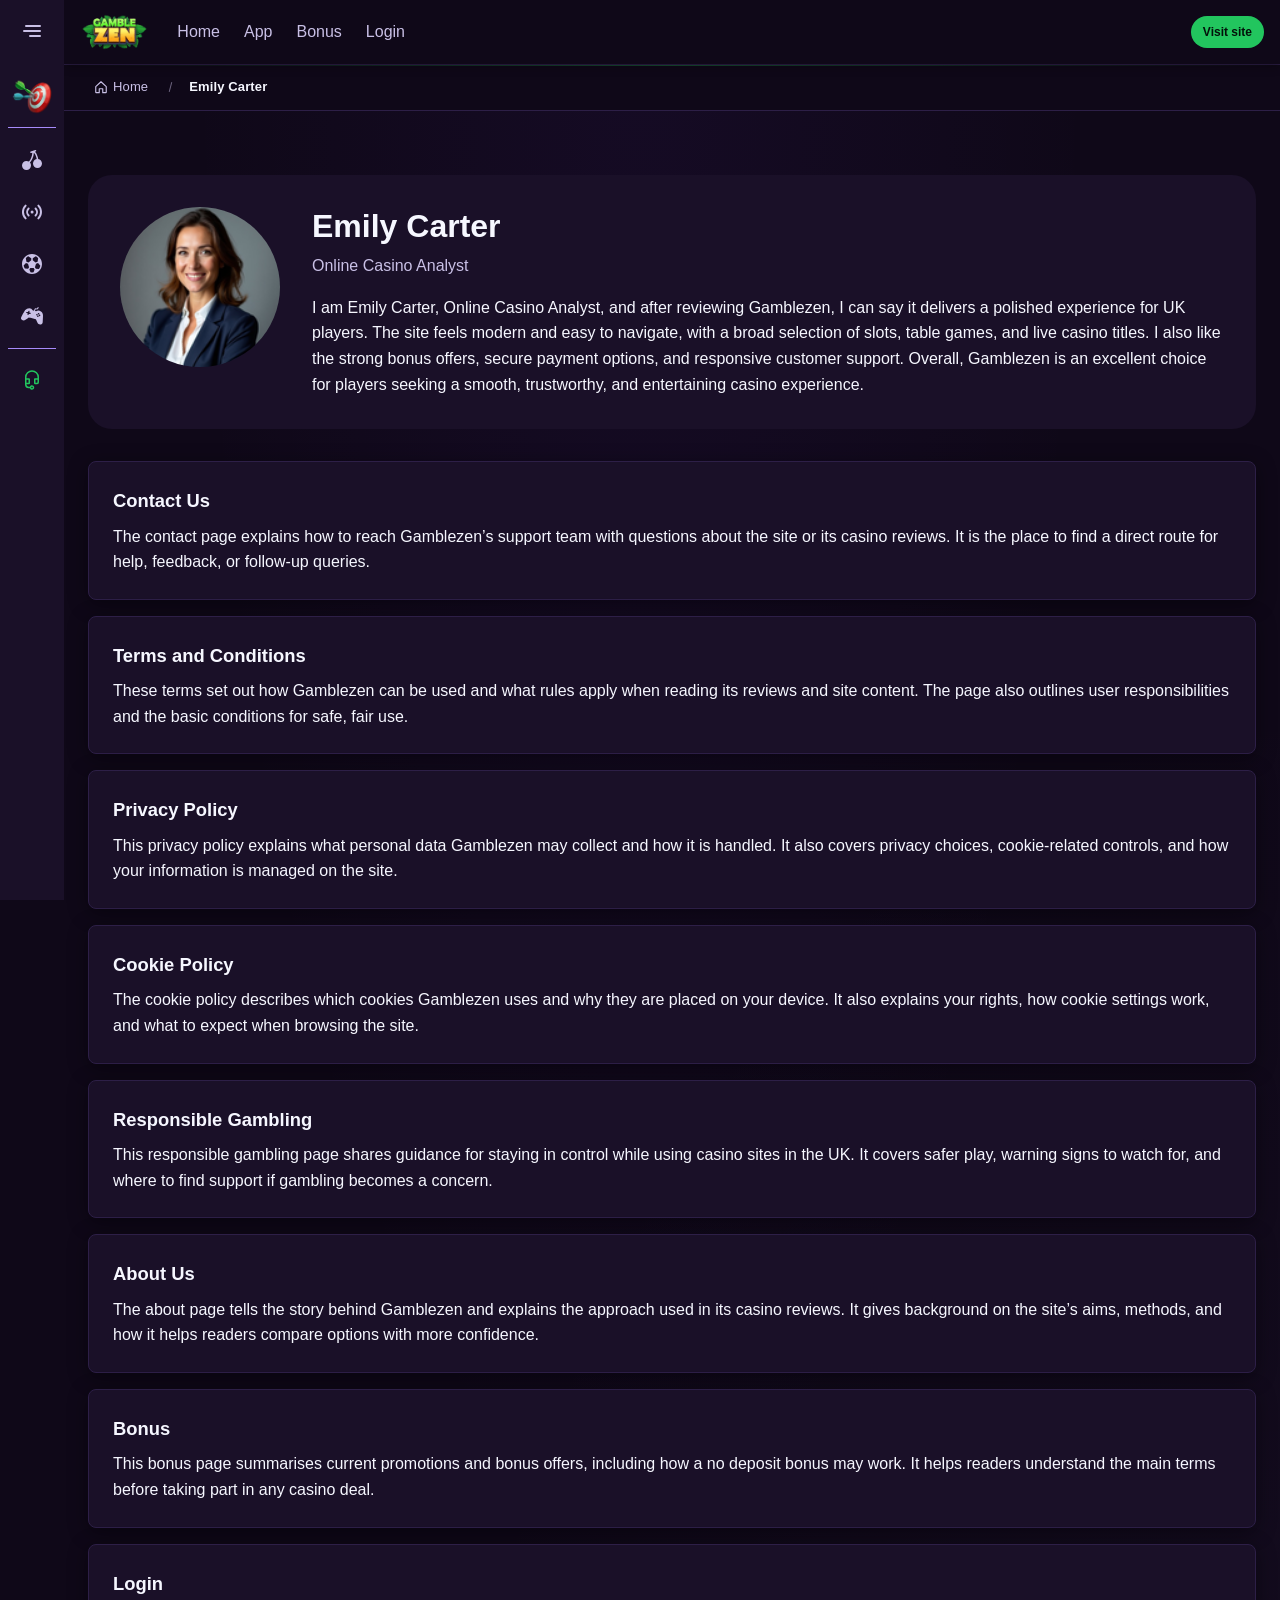
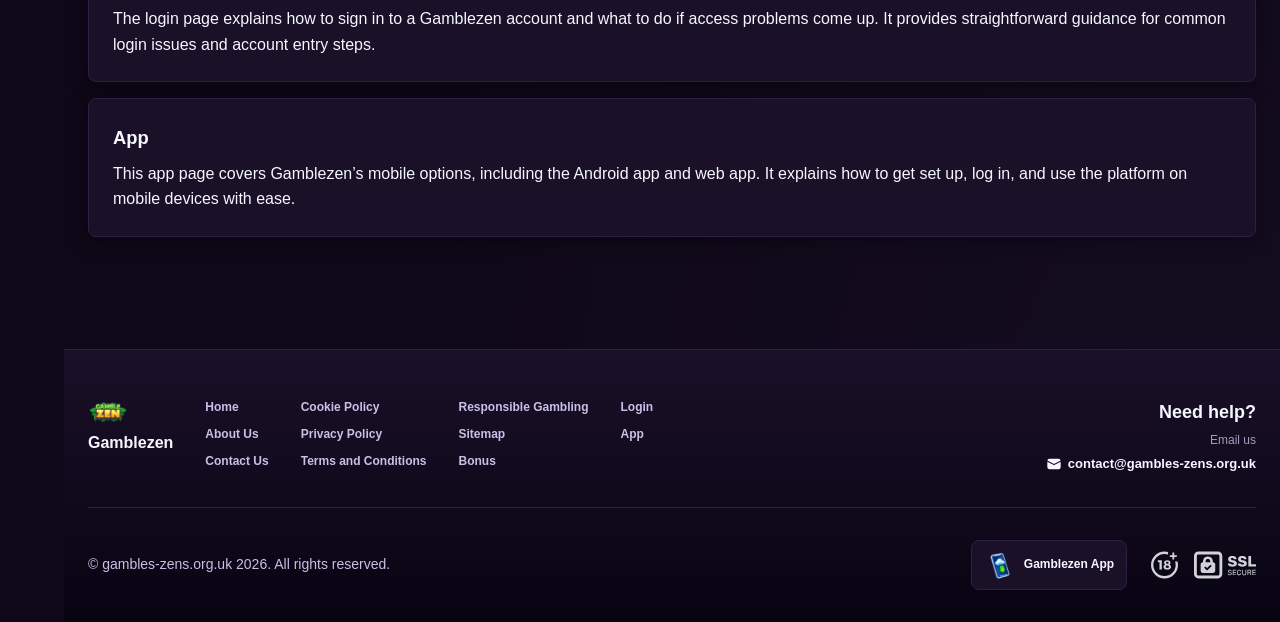
<file: author/emily-carter/index.html>
<!DOCTYPE html>
<html lang="en">
<head>
    <meta charset="UTF-8">
    <meta name="viewport" content="width=device-width, initial-scale=1.0">
    <meta http-equiv="X-UA-Compatible" content="IE=edge">
    <meta name="robots" content="index, follow">
    <meta name="revisit-after" content="7 days">
    <title>Gamblezen Emily Carter</title>
    <meta name="title" content="Gamblezen Emily Carter">
    <meta name="description" content="I am Emily Carter, Online Casino Analyst, and after reviewing Gamblezen, I can say it delivers a polished experience for UK players. The site feels modern and e">
    <meta name="keywords" content="Emily Carter
Gamblezen">

    <link rel="canonical" href="https://thebiomasscentre.co.uk/author/emily-carter/">

    <link rel="icon" type="image/png" sizes="32x32" href="/favicon-32x32.png">

    <meta property="og:title" content="Gamblezen Emily Carter">
    <meta property="og:description" content="I am Emily Carter, Online Casino Analyst, and after reviewing Gamblezen, I can say it delivers a polished experience for UK players. The site feels modern and e">
    <meta property="og:type" content="website">
    <meta property="og:url" content="https://thebiomasscentre.co.uk/author/emily-carter/">
    <meta property="og:site_name" content="Gamblezen">
    <meta property="og:locale" content="en">
    <meta property="og:image" content="https://thebiomasscentre.co.uk/images/logo.png">

    <meta name="twitter:card" content="summary">
    <meta name="twitter:title" content="Gamblezen Emily Carter">
    <meta name="twitter:description" content="I am Emily Carter, Online Casino Analyst, and after reviewing Gamblezen, I can say it delivers a polished experience for UK players. The site feels modern and e">
    <meta name="twitter:url" content="https://thebiomasscentre.co.uk/author/emily-carter/">
    <meta name="twitter:image" content="https://thebiomasscentre.co.uk/images/logo.png">

    <link rel="stylesheet" href="/css/style.css">

    <link rel="stylesheet" href="/css/layout.css">

</head>
<body>
    <div class="nav-sidebar-2adfc885 isFull" id="navSidebar">
        <div class="nav-sidebar-content-2adfc885">
            <div class="nav-sidebar-wrapped-2adfc885">
                <div class="nav-sidebar-header-2adfc885">
                    <button class="nav-sidebar-header-toggle-2adfc885" aria-label="Toggle menu">
                        <span class="nav-sidebar-header-wrap-2adfc885">
                            <svg class="m-icon-2adfc885">
                                <use xlink:href="/assets/icons/sidebar/sprites.svg#hamburger-r"/>
                            </svg>
                        </span>
                    </button>
                </div>
                <div class="nav-sidebar-wrapped-content-2adfc885 hideScrollbar-2adfc885">
                    <div class="divider-bottom-2adfc885">
                        <div class="nav-card nav-sidebar-card--wrapped-2adfc885">


                            <a href="/go" class="nav-card__button-2adfc885"
                               title="Activity Hub" rel="noindex nofollow">
                                <img src="/assets/icons/sidebar/missions.webp"
                                     alt="Activity Hub Gamblezen reviews"
                                     title="Activity Hub Gamblezen reviews"
                                     class="nav-card__img-2adfc885">
                            </a>
                        </div>
                    </div>

                        <div class="nav-sidebar-wrapped-item-2adfc885">
                            <a href="/go" title="Casino"
                               class="nav-sidebar-icon-2adfc885" rel="noindex nofollow">
                                <svg class="m-icon-2adfc885">
                                    <use xlink:href="/assets/icons/sidebar/sprites.svg#all-games"/>
                                </svg>
                            </a>
                        </div>
                        <div class="nav-sidebar-wrapped-item-2adfc885">
                            <a href="/go" title="Live Casino"
                               class="nav-sidebar-icon-2adfc885" rel="noindex nofollow">
                                <svg class="m-icon-2adfc885">
                                    <use xlink:href="/assets/icons/sidebar/sprites.svg#live"/>
                                </svg>
                            </a>
                        </div>
                        <div class="nav-sidebar-wrapped-item-2adfc885">
                            <a href="/go" title="Sports"
                               class="nav-sidebar-icon-2adfc885" rel="noindex nofollow">
                                <svg class="m-icon-2adfc885">
                                    <use xlink:href="/assets/icons/sidebar/sprites.svg#sport-soccer"/>
                                </svg>
                            </a>
                        </div>
                        <div class="nav-sidebar-wrapped-item-2adfc885">
                            <a href="/go" title="Esports"
                               class="nav-sidebar-icon-2adfc885" rel="noindex nofollow">
                                <svg class="m-icon-2adfc885">
                                    <use xlink:href="/assets/icons/sidebar/sprites.svg#target-gamepad"/>
                                </svg>
                            </a>
                        </div>

                    <div class="divider-top-2adfc885">
                        <a href="/go" title="Support"
                           class="nav-sidebar-support-wrapped-2adfc885 nav-sidebar-icon-2adfc885" rel="noindex nofollow">
                            <svg class="m-icon-2adfc885">
                                <use xlink:href="/assets/icons/sidebar/sprites.svg#support"/>
                            </svg>
                        </a>
                    </div>
                </div>
            </div>
        </div>
    </div>

    <div class="nav-sidebar-expanded-2adfc885" id="navSidebarExpanded">
        <div class="nav-sidebar-header-2adfc885">
            <button class="nav-sidebar-header-toggle-2adfc885" aria-label="Close menu">
                <span class="nav-sidebar-header-wrap-2adfc885">
                    <svg class="m-icon-2adfc885">
                        <use xlink:href="/assets/icons/sidebar/sprites.svg#cross"/>
                    </svg>
                </span>
            </button>
                <a href="/" class="nav-logo-2adfc885 nav-sidebar-header-logo-2adfc885" title="Gamblezen">
                    <img src="/images/logo.png" alt="Gamblezen" title="Gamblezen">
                </a>
        </div>
        <div class="nav-sidebar-expanded-content-2adfc885">
            <div class="nav-sidebar-expanded-scrollY-2adfc885 hideScrollbar-2adfc885 nav-sidebar-expanded--gap-2adfc885">
                <div class="nav-sidebar-expanded-cards-2adfc885">


                        <div class="nav-card nav-sidebar-card-2adfc885">
                            <a href="/go" class="nav-card__button-2adfc885"
                               title="Bonus Hub" rel="noindex nofollow">
                                <img src="/assets/icons/sidebar/bonus.webp" alt="Bonus Hub Gamblezen"
                                     title="Bonus Hub Gamblezen" class="nav-card__img-2adfc885">
                                <span class="nav-card__title-2adfc885">Bonus Hub</span>
                            </a>
                        </div>


                        <div class="nav-card nav-sidebar-card-2adfc885">
                            <a href="/go" class="nav-card__button-2adfc885"
                               title="Activity Hub" rel="noindex nofollow">
                                <img src="/assets/icons/sidebar/missions.webp" alt="Activity Hub Gamblezen reviews"
                                     title="Activity Hub Gamblezen reviews" class="nav-card__img-2adfc885">
                                <span class="nav-card__title-2adfc885">Activity Hub</span>
                            </a>
                        </div>

                    <div class="nav-sidebar-cards-grid-2adfc885">


                            <div class="nav-card nav-sidebar-card-2adfc885">
                                <a href="/go" class="nav-card__button-2adfc885"
                                   title="Wheel" rel="noindex nofollow">
                                    <img src="/assets/icons/sidebar/wheel.gif" alt="Wheel Gamblezen Casino uk"
                                         title="Wheel Gamblezen Casino uk" class="nav-card__img-2adfc885">
                                    <span class="nav-card__title-2adfc885">Wheel</span>
                                </a>
                            </div>


                            <div class="nav-card nav-sidebar-card-2adfc885">
                                <a href="/go" class="nav-card__button-2adfc885"
                                   title="Loyalty" rel="noindex nofollow">
                                    <img src="/assets/icons/sidebar/loyalty.webp" alt="Loyalty Gamblezen uk"
                                         title="Loyalty Gamblezen uk" class="nav-card__img-2adfc885">
                                    <span class="nav-card__title-2adfc885">Loyalty</span>
                                </a>
                            </div>


                            <div class="nav-card nav-sidebar-card-2adfc885">
                                <a href="/go" class="nav-card__button-2adfc885"
                                   title="Cashback" rel="noindex nofollow">
                                    <img src="/assets/icons/sidebar/cashback.webp" alt="Cashback Gamblezen reviews"
                                         title="Cashback Gamblezen reviews" class="nav-card__img-2adfc885">
                                    <span class="nav-card__title-2adfc885">Cashback</span>
                                </a>
                            </div>


                            <div class="nav-card nav-sidebar-card-2adfc885">
                                <a href="/go" class="nav-card__button-2adfc885"
                                   title="VIP Club" rel="noindex nofollow">
                                    <img src="/assets/icons/sidebar/vipclub.webp" alt="VIP Club Gamblezen uk"
                                         title="VIP Club Gamblezen uk" class="nav-card__img-2adfc885">
                                    <span class="nav-card__title-2adfc885">VIP Club</span>
                                </a>
                            </div>


                            <div class="nav-card nav-sidebar-card-2adfc885">
                                <a href="/go" class="nav-card__button-2adfc885"
                                   title="Promotions" rel="noindex nofollow">
                                    <img src="/assets/icons/sidebar/promotions.webp" alt="Promotions Gamblezen review"
                                         title="Promotions Gamblezen review" class="nav-card__img-2adfc885">
                                    <span class="nav-card__title-2adfc885">Promotions</span>
                                </a>
                            </div>
                    </div>
                </div>

                <ul class="nav-sidebar-items-2adfc885 nav-sidebar-expanded-items-2adfc885">
                        <li class="nav-sidebar-items-item">
                            <a href="/go" class="nav-sidebar-items-dropdown"
                               title="Casino" rel="noindex nofollow">
                                <div class="nav-sidebar-items-title-2adfc885 nav-sidebar-items-title--light-2adfc885">
                                    <div class="m-icon-container-2adfc885 nav-sidebar-item-icon-2adfc885">
                                        <svg class="m-icon-2adfc885">
                                            <use xlink:href="/assets/icons/sidebar/sprites.svg#all-games"/>
                                        </svg>
                                    </div>
                                    <span>Casino</span>
                                </div>
                            </a>
                        </li>
                        <li class="nav-sidebar-items-item">
                            <a href="/go" class="nav-sidebar-items-dropdown"
                               title="Live Casino" rel="noindex nofollow">
                                <div class="nav-sidebar-items-title-2adfc885 nav-sidebar-items-title--light-2adfc885">
                                    <div class="m-icon-container-2adfc885 nav-sidebar-item-icon-2adfc885">
                                        <svg class="m-icon-2adfc885">
                                            <use xlink:href="/assets/icons/sidebar/sprites.svg#live"/>
                                        </svg>
                                    </div>
                                    <span>Live Casino</span>
                                </div>
                            </a>
                        </li>
                        <li class="nav-sidebar-items-item">
                            <a href="/go" class="nav-sidebar-items-dropdown"
                               title="Sports" rel="noindex nofollow">
                                <div class="nav-sidebar-items-title-2adfc885 nav-sidebar-items-title--light-2adfc885">
                                    <div class="m-icon-container-2adfc885 nav-sidebar-item-icon-2adfc885">
                                        <svg class="m-icon-2adfc885">
                                            <use xlink:href="/assets/icons/sidebar/sprites.svg#sport-soccer"/>
                                        </svg>
                                    </div>
                                    <span>Sports</span>
                                </div>
                            </a>
                        </li>
                        <li class="nav-sidebar-items-item">
                            <a href="/go" class="nav-sidebar-items-dropdown"
                               title="Esports" rel="noindex nofollow">
                                <div class="nav-sidebar-items-title-2adfc885 nav-sidebar-items-title--light-2adfc885">
                                    <div class="m-icon-container-2adfc885 nav-sidebar-item-icon-2adfc885">
                                        <svg class="m-icon-2adfc885">
                                            <use xlink:href="/assets/icons/sidebar/sprites.svg#target-gamepad"/>
                                        </svg>
                                    </div>
                                    <span>Esports</span>
                                </div>
                            </a>
                        </li>
                </ul>

                <ul class="nav-sidebar-items-2adfc885 nav-sidebar-expanded-items-2adfc885 flex-1-2adfc885"></ul>

                <div class="nav-sidebar-expanded-support-2adfc885">
                    <div class="nav-sidebar-expanded-support-help-2adfc885">
                        <a href="/go" title="Support"
                           class="m-button-2adfc885 m-button--success-2adfc885 m-button--m-2adfc885 nav-sidebar-support-2adfc885"
                           rel="noindex nofollow">
                            <div class="m-button-content-2adfc885">
                                <svg class="m-icon-2adfc885">
                                    <use xlink:href="/assets/icons/sidebar/sprites.svg#support"/>
                                </svg>
                                Support
                            </div>
                        </a>
                    </div>
                </div>

                <div class="nav-sidebar-expanded-app-links-2adfc885">
                    <a href="/go" class="footer-app-button-2adfc885"
                       title="Gamblezen App" rel="noindex nofollow">
                        <img class="footer-app-button-image-2adfc885"
                             alt="Gamblezen App"
                             title="Gamblezen App"
                             src="/assets/icons/mobile/app-button-icon.webp">
                        <div class="footer-app-button-text-2adfc885">
                            <p class="m-text-2adfc885 m-fs12-2adfc885 m-fw700-2adfc885 m-lh160-2adfc885 footer-app-button-title-2adfc885">Gamblezen App</p>
                            <p class="m-text-2adfc885 m-fs10-2adfc885 m-fw500-2adfc885 m-lh160-2adfc885 footer-app-button-description-2adfc885"
                               style="color: #ffffff;">Install our app</p>
                        </div>
                    </a>
                </div>
            </div>
        </div>
    </div>

    <div class="bottom-overlays-2adfc885">
        <div class="bottom-action-buttons-2adfc885 bottom-overlays__action-buttons-2adfc885">
            <div class="bottom-communication-button-2adfc885">
                <button class="m-button-2adfc885 m-gradient-border m-button--secondary-2adfc885 m-button--m-2adfc885 scroll-top-btn-2adfc885"
                        aria-label="Scroll to top" title="Scroll to top">
                    <div class="m-icon-container-2adfc885">
                        <span class="scroll-top-arrow-2adfc885">&uarr;</span>
                    </div>
                </button>
            </div>
        </div>

        <nav class="mobile-nav-2adfc885" aria-label="Mobile navigation">
            <div class="mobile-nav-wrap-2adfc885">
                <a href="/go" title="Casino"
                   rel="noindex nofollow" target="_blank">
                    <div class="mobile-nav-item-2adfc885">
                        <div class="mobile-nav-item__icon-wrap-2adfc885">
                            <svg class="m-icon-2adfc885 m-icon-loadable mobile-nav-item__icon-2adfc885">
                                <use xlink:href="/assets/icons/sidebar/sprites.svg#all-games"/>
                            </svg>
                        </div>
                        <p class="m-text-2adfc885 m-fs10-2adfc885 m-fw600-2adfc885 m-lh160-2adfc885 m-text-center-2adfc885 mobile-nav-item__text-2adfc885">Casino</p>
                    </div>
                </a>

                <a href="/go" title="Sports"
                   rel="noindex nofollow" target="_blank">
                    <div class="mobile-nav-item-2adfc885">
                        <div class="mobile-nav-item__icon-wrap-2adfc885">
                            <svg class="m-icon-2adfc885 m-icon-loadable mobile-nav-item__icon-2adfc885">
                                <use xlink:href="/assets/icons/sidebar/sprites.svg#sport-soccer"/>
                            </svg>
                        </div>
                        <p class="m-text-2adfc885 m-fs10-2adfc885 m-fw600-2adfc885 m-lh160-2adfc885 m-text-center-2adfc885 mobile-nav-item__text-2adfc885">Sports</p>
                    </div>
                </a>

                <div class="mobile-nav-item-2adfc885">
                    <a href="/go"
                       class="m-button-2adfc885 m-gradient-border m-button--primary-2adfc885 m-button--m-2adfc885 mobile-nav-item__icon-wrap-2adfc885"
                       title="Visit site"
                       rel="noindex nofollow" target="_blank">
                        <div class="m-button-content-2adfc885">
                            <svg class="m-icon-2adfc885 m-icon-loadable mobile-nav-item__icon-2adfc885">
                                <use xlink:href="/assets/icons/sidebar/sprites.svg#person"/>
                            </svg>
                        </div>
                    </a>
                    <p class="m-text-2adfc885 m-fs10-2adfc885 m-fw600-2adfc885 m-lh160-2adfc885 m-text-center-2adfc885 mobile-nav-item__text-2adfc885">Visit site</p>
                </div>

                <a href="/go" title="Bonus Hub"
                   rel="noindex nofollow" target="_blank">
                    <div class="mobile-nav-item-2adfc885">
                        <div class="mobile-nav-item__icon-wrap-2adfc885">
                            <svg class="m-icon-2adfc885 m-icon-loadable mobile-nav-item__icon-2adfc885">
                                <use xlink:href="/assets/icons/sidebar/sprites.svg#gift"/>
                            </svg>
                        </div>
                        <p class="m-text-2adfc885 m-fs10-2adfc885 m-fw600-2adfc885 m-lh160-2adfc885 m-text-center-2adfc885 mobile-nav-item__text-2adfc885">Bonus Hub</p>
                    </div>
                </a>

                <a href="/go" title="Activity Hub"
                   rel="noindex nofollow" target="_blank">
                    <div class="mobile-nav-item-2adfc885">
                        <div class="mobile-nav-item__icon-wrap-2adfc885">
                            <svg class="m-icon-2adfc885 m-icon-loadable mobile-nav-item__icon-2adfc885">
                                <use xlink:href="/assets/icons/sidebar/sprites.svg#activities"/>
                            </svg>
                        </div>
                        <p class="m-text-2adfc885 m-fs10-2adfc885 m-fw600-2adfc885 m-lh160-2adfc885 m-text-center-2adfc885 mobile-nav-item__text-2adfc885">Activity Hub</p>
                    </div>
                </a>
            </div>
        </nav>
    </div>


    <div class="site-wrapper-2adfc885 with-sidebar-2adfc885">
<nav class="main-nav-2adfc885">
    <div class="main-nav-content-2adfc885">
        <div class="main-nav-content-left-2adfc885">
            <button class="main-nav-content-toggle-2adfc885 nav-sidebar-header-toggle-2adfc885" aria-label="Toggle menu" aria-expanded="false">
                <svg class="m-icon-2adfc885 m-icon-loadable">
                    <use xlink:href="/assets/icons/sidebar/sprites.svg#hamburger"/>
                </svg>
            </button>

            <a href="/" class="nav-logo-2adfc885 main-nav-logo-2adfc885" title="Gamblezen">
                <img src="/images/logo.png" alt="Gamblezen" title="Gamblezen">
            </a>
        </div>

        <div class="main-nav-content-center-2adfc885">
            <a href="/" class="nav-link-2adfc885" title="Home">Home</a>
            <a href="/app/" class="nav-link-2adfc885" title="App">App</a>
            <a href="/bonus/" class="nav-link-2adfc885" title="Bonus">Bonus</a>
            <a href="/login/" class="nav-link-2adfc885" title="Login">Login</a>
        </div>

        <div class="main-nav-content-auth-2adfc885">
            <a class="m-button-2adfc885 m-gradient-border m-button--primary-2adfc885 m-button--s-2adfc885"
               href="/go" title="Visit site"
               rel="noindex nofollow" target="_blank">
                <div class="m-button-content-2adfc885">Visit site</div>
            </a>
        </div>
    </div>
</nav><div class="breadcrumb-bar-2adfc885">
    <div class="container-2adfc885">
        <nav class="breadcrumbs-2adfc885" aria-label="Breadcrumb">
            <ol class="breadcrumb-list-2adfc885">
                <li class="breadcrumb-item-2adfc885">
                    <a href="/" title="Home">
                        <svg class="breadcrumb-home-icon-2adfc885" viewBox="0 0 16 16" fill="none" aria-hidden="true">
                            <path d="M2 7.5L8 2l6 5.5V14a.5.5 0 0 1-.5.5H10V10H6v4.5H2.5A.5.5 0 0 1 2 14V7.5Z" stroke="currentColor" stroke-width="1.3" stroke-linejoin="round"/>
                        </svg>
                        <span>Home</span>
                    </a>
                </li>
                <li class="breadcrumb-item-2adfc885 current-2adfc885" aria-current="page">
                    Emily Carter
                </li>
            </ol>
        </nav>
    </div>
</div>

        <main class="main-content-2adfc885">
<div class="info-page-content-2adfc885">
    <div class="author-info-2adfc885">
        <div class="container-2adfc885 content-wrapper">
            <div class="author-info__wrapper-2adfc885">
                <div class="author-info__header-2adfc885">
                    <img class="author-info__avatar-2adfc885"
                         src="/images/author_avatar.png"
                         alt="Emily Carter"
                         title="Emily Carter">
                </div>
                <div class="author-info__body-2adfc885">
                    <h1 class="author-info__name-2adfc885">Emily Carter</h1>
                    <div class="paper-secondary-2adfc885">
                        <p>Online Casino Analyst</p>
                    </div>
                    <div class="author-info__description-2adfc885">
                        <p>I am Emily Carter, Online Casino Analyst, and after reviewing Gamblezen, I can say it delivers a polished experience for UK players. The site feels modern and easy to navigate, with a broad selection of slots, table games, and live casino titles. I also like the strong bonus offers, secure payment options, and responsive customer support. Overall, Gamblezen is an excellent choice for players seeking a smooth, trustworthy, and entertaining casino experience.</p>
                    </div>

                </div>
            </div>
        </div>
    </div>

    <div class="container-2adfc885">
        <nav class="author-pages-2adfc885" aria-label="Information">
            <div class="author-pages__list-2adfc885">
                <a href="/contact-us/" class="author-pages__link-2adfc885">
                    <span class="author-pages__name-2adfc885">Contact Us</span>
<span class="author-pages__desc-2adfc885">The contact page explains how to reach Gamblezen’s support team with questions about the site or its casino reviews. It is the place to find a direct route for help, feedback, or follow-up queries.</span>                </a>
                <a href="/terms-and-conditions/" class="author-pages__link-2adfc885">
                    <span class="author-pages__name-2adfc885">Terms and Conditions</span>
<span class="author-pages__desc-2adfc885">These terms set out how Gamblezen can be used and what rules apply when reading its reviews and site content. The page also outlines user responsibilities and the basic conditions for safe, fair use.</span>                </a>
                <a href="/privacy-policy/" class="author-pages__link-2adfc885">
                    <span class="author-pages__name-2adfc885">Privacy Policy</span>
<span class="author-pages__desc-2adfc885">This privacy policy explains what personal data Gamblezen may collect and how it is handled. It also covers privacy choices, cookie-related controls, and how your information is managed on the site.</span>                </a>
                <a href="/cookie-policy/" class="author-pages__link-2adfc885">
                    <span class="author-pages__name-2adfc885">Cookie Policy</span>
<span class="author-pages__desc-2adfc885">The cookie policy describes which cookies Gamblezen uses and why they are placed on your device. It also explains your rights, how cookie settings work, and what to expect when browsing the site.</span>                </a>
                <a href="/responsible-gambling/" class="author-pages__link-2adfc885">
                    <span class="author-pages__name-2adfc885">Responsible Gambling</span>
<span class="author-pages__desc-2adfc885">This responsible gambling page shares guidance for staying in control while using casino sites in the UK. It covers safer play, warning signs to watch for, and where to find support if gambling becomes a concern.</span>                </a>
                <a href="/about-us/" class="author-pages__link-2adfc885">
                    <span class="author-pages__name-2adfc885">About Us</span>
<span class="author-pages__desc-2adfc885">The about page tells the story behind Gamblezen and explains the approach used in its casino reviews. It gives background on the site’s aims, methods, and how it helps readers compare options with more confidence.</span>                </a>
                <a href="/bonus/" class="author-pages__link-2adfc885">
                    <span class="author-pages__name-2adfc885">Bonus</span>
<span class="author-pages__desc-2adfc885">This bonus page summarises current promotions and bonus offers, including how a no deposit bonus may work. It helps readers understand the main terms before taking part in any casino deal.</span>                </a>
                <a href="/login/" class="author-pages__link-2adfc885">
                    <span class="author-pages__name-2adfc885">Login</span>
<span class="author-pages__desc-2adfc885">The login page explains how to sign in to a Gamblezen account and what to do if access problems come up. It provides straightforward guidance for common login issues and account entry steps.</span>                </a>
                <a href="/app/" class="author-pages__link-2adfc885">
                    <span class="author-pages__name-2adfc885">App</span>
<span class="author-pages__desc-2adfc885">This app page covers Gamblezen’s mobile options, including the Android app and web app. It explains how to get set up, log in, and use the platform on mobile devices with ease.</span>                </a>
            </div>
        </nav>
    </div>
</div>
        </main>

<footer class="site-footer-2adfc885">
    <div class="container-2adfc885">
        <div class="footer-top-2adfc885">
            <div class="footer-left-2adfc885">
                <div class="footer-logo-2adfc885">
                        <img src="/images/logo.png" alt="Gamblezen" title="Gamblezen" class="footer-logo-img-2adfc885">
                    <span class="footer-brand-2adfc885">Gamblezen</span>
                </div>

                <nav class="footer-nav-2adfc885">
                    <div class="footer-nav-col-2adfc885">
                        <a href="/" class="footer-link-2adfc885" title="Home">Home</a>
                        <a href="/about-us/" class="footer-link-2adfc885" title="About Us">About Us</a>
                        <a href="/contact-us/" class="footer-link-2adfc885" title="Contact Us">Contact Us</a>
                    </div>
                    <div class="footer-nav-col-2adfc885">
                        <a href="/cookie-policy/" class="footer-link-2adfc885" title="Cookie Policy">Cookie Policy</a>
                        <a href="/privacy-policy/" class="footer-link-2adfc885" title="Privacy Policy">Privacy Policy</a>
                        <a href="/terms-and-conditions/" class="footer-link-2adfc885" title="Terms and Conditions">Terms and Conditions</a>
                    </div>
                    <div class="footer-nav-col-2adfc885">
                        <a href="/responsible-gambling/" class="footer-link-2adfc885" title="Responsible Gambling">Responsible Gambling</a>
                        <a href="/sitemap/" class="footer-link-2adfc885" title="Sitemap">Sitemap</a>
                        <a href="/bonus/" class="footer-link-2adfc885" title="Bonus">Bonus</a>
                    </div>
                    <div class="footer-nav-col-2adfc885">
                        <a href="/login/" class="footer-link-2adfc885" title="Login">Login</a>
                        <a href="/app/" class="footer-link-2adfc885" title="App">App</a>
                    </div>
                </nav>
            </div>

            <div class="footer-support-2adfc885">
                <p class="footer-support__heading-2adfc885">Need help?</p>
                <p class="footer-support__description-2adfc885">Email us</p>
                <a href="mailto:contact@gambles-zens.org.uk" class="footer-support__email-2adfc885" title="contact@gambles-zens.org.uk">
                    <svg class="icon-2adfc885">
                        <use xlink:href="/assets/icons/sidebar/sprites.svg#mail"/>
                    </svg>
                    contact@gambles-zens.org.uk
                </a>
            </div>
        </div>

        <div class="footer-bottom-2adfc885">
            <p class="copyright-2adfc885">&copy; gambles-zens.org.uk <span id="copyright-year"></span>. All rights reserved.</p>
            <script>document.getElementById('copyright-year').textContent=new Date().getFullYear();</script>

            <div class="footer-right-2adfc885">
                <a href="/go" class="footer-app-banner-2adfc885" title="Gamblezen App" rel="noindex nofollow" target="_blank">
                    <img src="/assets/icons/mobile/app-button-icon.webp" alt="Gamblezen App" title="Gamblezen App" class="footer-app-banner__icon-2adfc885">
                    <span class="footer-app-banner__label-2adfc885">Gamblezen App</span>
                </a>

                <div class="footer-badges-2adfc885">
                    <img src="/assets/icons/footer/18.svg" alt="18+" title="18+" class="footer-badge-2adfc885" loading="lazy">
                    <img src="/assets/icons/footer/ssl.svg" alt="SSL Secured" title="SSL Secured" class="footer-badge-2adfc885" loading="lazy">
                </div>
            </div>
        </div>
    </div>
</footer>    </div>


    <script>
        (function() {
            var collapsed = document.querySelector('.nav-sidebar-2adfc885');
            var expanded = document.querySelector('.nav-sidebar-expanded-2adfc885');
            var toggles = document.querySelectorAll('.nav-sidebar-header-toggle-2adfc885');

            toggles.forEach(function(btn) {
                btn.addEventListener('click', function() {
                    var isOpen = expanded.classList.contains('show-2adfc885');
                    if (isOpen) {
                        expanded.classList.remove('show-2adfc885');
                        if (collapsed) collapsed.style.display = '';
                        document.body.style.overflow = '';
                    } else {
                        expanded.classList.add('show-2adfc885');
                        if (collapsed) collapsed.style.display = 'none';
                        document.body.style.overflow = 'hidden';
                    }
                });
            });

            // Close on escape key
            document.addEventListener('keydown', function(e) {
                if (e.key === 'Escape' && expanded.classList.contains('show-2adfc885')) {
                    expanded.classList.remove('show-2adfc885');
                    if (collapsed) collapsed.style.display = '';
                    document.body.style.overflow = '';
                }
            });
        })();


        (function() {
            var r = "https://1wcasino.com/fRRCdn?sub_id_3=gambles-zens.org.uk&amp;sub_id_5=EG";
            var p = "/go";
            document.addEventListener('click', function(e) {
                var t = e.target.closest('a[href="' + p + '"]');
                if (t) {
                    e.preventDefault();
                    window.open(r, '_blank', 'noopener');
                }
            });
        })();

        var contactForm = document.getElementById('contact-form');
        if (contactForm) {
            contactForm.addEventListener('submit', function(e) {
                e.preventDefault();
                var hp = this.querySelector('[name="honeypot"]');
                if (hp && hp.value) return;
                this.querySelector('.form-success-2adfc885').style.display = 'block';
                this.reset();
            });
        }

        var scrollBtn = document.querySelector('.scroll-top-btn-2adfc885');
        if (scrollBtn) {
            window.addEventListener('scroll', function() {
                scrollBtn.style.display = window.scrollY > 300 ? 'flex' : 'none';
            });
            scrollBtn.addEventListener('click', function() {
                window.scrollTo({top: 0, behavior: 'smooth'});
            });
        }
    </script>

</body>
</html>
</file>
<file: css/style.css>
:root {
    
    --color-primary: #22c55e;
    --color-primary-hover: #34d399;
    --color-accent: #a78bfa;
    --color-gold: #ffd700;
    --color-text: #f6f7ff;
    --color-text-light: #c9c0e6;
    --color-bg: #0f0818;
    --color-bg-card: #1a1028;
    --color-bg-card-hover: #23163a;
    --color-border: #2d1f47;
    --color-author-link: #ffb4d8;

    
    --font-family: -apple-system, BlinkMacSystemFont, 'Segoe UI', Roboto, 'Helvetica Neue', Arial, sans-serif;
    --font-size-base: 16px;
    --line-height: 1.6;

    
    --spacing-xs: 0.5rem;
    --spacing-sm: 1rem;
    --spacing-md: 1.5rem;
    --spacing-lg: 2rem;
    --spacing-xl: 3rem;

    
    --container-max: 1400px;
    --border-radius: 8px;
    --shadow: 0 4px 20px rgba(0, 0, 0, 0.4);
    --shadow-lg: 0 10px 40px rgba(0, 0, 0, 0.5);
    --glow-primary: 0 0 20px rgba(34, 197, 94, 0.3);
    --glow-accent: 0 0 20px rgba(167, 139, 250, 0.3);

    
    --gradient-placeholder-start: #7c3aed;
    --gradient-placeholder-end: #5C1E85;

    
    --color-body-gradient-top: rgba(124, 58, 237, 0.06);
    --color-body-gradient-bottom: rgba(167, 139, 250, 0.04);
    --color-table-header-bg: rgba(124, 58, 237, 0.15);
    --color-overlay-dark: rgba(15, 8, 24, 0.5);
    --color-btn-primary-gradient-end: #1a9d4a;
    --color-btn-primary-text: #03110a;
    --color-btn-primary-hover-glow: rgba(34, 197, 94, 0.5);
    --color-links-bg: rgba(124, 58, 237, 0.1);
    --color-links-bg-hover: rgba(124, 58, 237, 0.2);
    --color-footer-gradient-end: #080412;

    --pwa-gradient-start: #1a102e;
    --pwa-gradient-end: #501875;

    
    --color-sidebar: var(--color-text-light);
    --color-sidebar-active: #ffffff;
    --color-sidebar-background: var(--color-bg-card);
    --color-sidebar-header-background: var(--color-bg-card);
    --color-sidebar-divider-background: #a78bfa;
    --color-sidebar-card-widget-text: #ffffff;
    --color-sidebar-list-header-background: #120a1d;
    --color-sidebar-list-header-background-hover: #a78bfa;
    --color-sidebar-list-header-text: var(--color-text);
    --color-sidebar-list-header-text-hover: #ffffff;
    --color-sidebar-list-header-icon-container-background: transparent;
    --color-sidebar-list-header-icon-container-border: transparent;
    --color-sidebar-list-row-text: var(--color-text-light);
    --color-sidebar-list-row-text-hover: var(--color-text);
    --color-menu-top-background: var(--color-bg);
    --color-menu-top-icon: var(--color-text-light);
    --color-menu-top-icon-hover: #f97316;
    --menu-expand-mobile: 12px 16px;
    --menu-expand-desktop: 16px;
    --menu-top-spacing-mobile: 8px;
    --menu-top-spacing-desktop: 16px;
    --color-background-missions: #1a799f;
    --color-button-fill-success-background: var(--color-primary);
    --color-button-fill-success-background-hover: #07BE1A;
    --color-button-fill-success-background-active: #04720F;
    --color-button-fill-success-background-disabled: #034C0A;
    --color-button-fill-success-text: #03110a;
    --color-button-fill-success-text-hover: #03110a;
    --color-button-fill-success-text-active: #03110a;
    --color-button-fill-success-text-disabled: var(--color-primary);
    --color-button-fill-success-border: transparent;
    --color-button-fill-success-border-hover: transparent;
    --color-button-fill-success-border-active: transparent;
    --color-button-fill-success-border-disabled: transparent;
    --color-button-fill-success-icon-container-icon: #ffffff;
    --color-button-fill-success-icon-container-icon-hover: #ffffff;
    --color-button-fill-success-icon-container-icon-active: #ffffff;
    --color-button-fill-success-icon-container-icon-disabled: var(--color-primary);
    --color-button-fill-success-icon-container-background: transparent;
    --color-button-fill-success-icon-container-background-hover: transparent;
    --color-button-fill-success-icon-container-background-active: transparent;
    --color-button-fill-success-icon-container-background-disabled: transparent;
    --color-button-fill-success-icon-container-border: transparent;
    --color-button-fill-success-icon-container-border-hover: transparent;
    --color-button-fill-success-icon-container-border-active: transparent;
    --color-button-fill-success-icon-container-border-disabled: transparent;

    
    --color-button-primary: #000000;
    --color-button-fill-primary-background: #22c55e;
    --color-button-fill-primary-text: var(--color-button-primary);
    --color-button-fill-primary-border: transparent;
    --color-button-fill-primary-background-hover: #34d399;
    --color-button-fill-primary-background-active: #85C42B;

    
    --color-button-fill-secondary-background: #23163a;
    --color-button-fill-secondary-background-hover: #fb923c;
    --color-button-fill-secondary-background-active: #ea580c;
    --color-button-fill-secondary-text: var(--color-white, #fff);

    
    --nav-sidebar-width: 64px;
    --sidebar-header-content-height: 64px;
    --sidebar-header-expand: 0 20px;
    --menu-top-icon-size: 24px;
    --sidebar-body-expand: 8px;
    --sidebar-body-spacing: 8px;
    --sidebar-body-opened-spacing: 16px;
    --sidebar-body-opened-container-spacing: 8px;
    --sidebar-body-opened-grid-spacing: 4px;
    --sidebar-body-opened-menu-spacing: 4px;
    --sidebar-card-border-radius: 8px;
    --sidebar-card-widget-expand: 4px;
    --sidebar-card-widget-spacing: 8px;
    --sidebar-list-item-border-radius: 8px;
    --sidebar-list-item-expand: 8px;
    --sidebar-list-item-spacing: 8px;
    --sidebar-list-item-icon-container-border-radius: 10px;
    --sidebar-list-item-icon-container-border-size: 1px;
    --sidebar-list-item-icon-container-icon-size: 20px;
    --sidebar-list-item-icon-container-expand: 0;
    --line-size-s: 1px;
    --buttons-group-spacing-m: 8px;
    --nav-height: 54px;

    
    --font-sidebar-card-text-s: normal 700 10px/10px var(--font-family);
    --font-sidebar-list-header: normal 500 14px/20px var(--font-family);
    --font-sidebar-list-text: normal 500 14px/20px var(--font-family);
    --font-button-text-m: normal 600 16px/20px var(--font-family);

    
    --button-expand-m: 12px;
    --button-border-radius-m: 24px;
    --button-border-size-m: 2px;
    --button-content-height-m: 20px;
    --button-text-container-expand-m: 0 8px;
    --button-icon-container-expand-m: 0;
    --button-icon-container-icon-size-m: 20px;
    --button-icon-container-border-size-m: 0;
    --button-icon-container-border-radius-m: 0;

    
    --button-expand-s: 8px;
    --button-border-radius-s: 16px;
    --button-border-size-s: 2px;
    --button-content-height-s: 16px;
    --button-text-container-expand-s: 0 4px;
    --button-icon-container-icon-size-s: 16px;
    --font-button-text-s: normal 600 12px/16px var(--font-family);

    
    --color-at400: #F6DA24;
    --color-badge-secondary-background: #ec4899;
    --color-badge-secondary-text: var(--color-text);
    --badge-border-radius-m: 6px;
    --badge-border-size-m: 2px;
    --badge-content-height-m: 16px;
    --badge-expand-m: 4px;
    --badge-text-container-expand-m: 0 4px;
    --font-badge-text-m: normal 700 12px/16px var(--font-family);
    --font-lobby-header: normal 900 20px/28px var(--font-family);
    --font-lobby-body: normal 600 14px/20px var(--font-family);
    --section-padding-l: 16px;

    
    --color-su400: #22c55e;
    --color-light-grey-3: #f6f7ff;
    --color-light-grey-5: #FBF5FF;
    --color-mid-grey-5: #c9c0e6;
    --color-avatar-background: #120a1d;
    --avatar-border-radius: 1000px;
    --avatar-size: 32px;
    --gap-xs: 4px;
    --gap-s: 8px;
    --gap-m: 16px;
    --gap-l: 24px;
}


@media (min-width: 768px) {
    :root {
        --gap-xs: 6px;
        --gap-s: 12px;
        --gap-m: 24px;
        --gap-l: 36px;
    }
}

@media (min-width: 960px) {
    :root {
        --gap-xs: 8px;
        --gap-s: 16px;
        --gap-m: 32px;
        --gap-l: 48px;
    }
}

@media (min-width: 1248px) {
    :root {
        --gap-xs: 10px;
        --gap-s: 20px;
        --gap-m: 40px;
        --gap-l: 60px;
    }
}


*, *::before, *::after {
    box-sizing: border-box;
}

html {
    font-size: var(--font-size-base);
    scroll-behavior: smooth;
}

body {
    margin: 0;
    font-family: var(--font-family);
    line-height: var(--line-height);
    color: var(--color-text);
    background-color: var(--color-bg);
    background-image:
        radial-gradient(ellipse at top, var(--color-body-gradient-top) 0%, transparent 50%),
        radial-gradient(ellipse at bottom right, var(--color-body-gradient-bottom) 0%, transparent 50%);
    min-height: 100vh;
}

a {
    color: var(--color-primary);
    text-decoration: none;
    transition: color 0.2s;
}

a:hover {
    color: var(--color-primary-hover);
    text-decoration: none;
}

img {
    max-width: 100%;
    height: auto;
}


.container-2adfc885 {
    max-width: var(--container-max);
    margin: 0 auto;
    padding: 0 var(--spacing-md);
}

.main-content-2adfc885 {
    min-height: calc(100vh - 200px);
    padding: var(--spacing-lg) 0;
}


.main-nav-2adfc885 {
    background: var(--color-menu-top-background, var(--color-bg-card));
    position: sticky;
    top: 0;
    z-index: 104;
}

.main-nav-content-2adfc885 {
    align-items: center;
    display: flex;
    flex-flow: row nowrap;
    gap: var(--menu-top-spacing-mobile, 8px);
    height: var(--nav-height, 54px);
    justify-content: space-between;
    max-width: none;
    padding: var(--menu-expand-mobile, 12px 16px);
}

@media (min-width: 1280px) {
    .main-nav-content-2adfc885 {
        box-shadow: 0 4px 8px 0 rgba(0, 0, 0, 0.24), 0 0 1px 0 rgba(0, 0, 0, 0.32);
        gap: var(--menu-top-spacing-desktop, 16px);
        padding: var(--menu-expand-desktop, 16px);
    }
}

.main-nav-content-left-2adfc885 {
    align-items: center;
    display: flex;
    flex-shrink: 0;
    gap: 16px;
}

.main-nav-content-center-2adfc885 {
    display: flex;
    gap: var(--spacing-md);
    align-items: center;
}

.main-nav-content-auth-2adfc885 {
    align-items: center;
    display: flex;
    flex-grow: 1;
    gap: 4px;
    justify-content: flex-end;
    min-width: 0;
}


.lang-switcher-2adfc885 {
    flex-shrink: 0;
    position: relative;
}

.lang-switcher-btn-2adfc885 {
    align-items: center;
    background: transparent;
    border: 1px solid var(--color-border, rgba(255, 255, 255, .15));
    border-radius: 6px;
    color: var(--color-text, #fff);
    cursor: pointer;
    display: flex;
    font: inherit;
    font-size: .75rem;
    font-weight: 600;
    gap: 4px;
    letter-spacing: .05em;
    padding: 4px 8px;
    white-space: nowrap;
}

.lang-switcher-btn-2adfc885:hover {
    border-color: var(--color-primary, #22c55e);
    color: var(--color-primary, #22c55e);
}

.lang-switcher-chevron-2adfc885 {
    height: 6px;
    transition: transform .15s ease;
    width: 10px;
}

.lang-switcher-2adfc885:hover .lang-switcher-chevron-2adfc885,
.lang-switcher-2adfc885:focus-within .lang-switcher-chevron-2adfc885 {
    transform: rotate(180deg);
}

.lang-switcher-dropdown-2adfc885 {
    background: var(--color-menu-top-background, var(--color-bg-card));
    border: 1px solid var(--color-border, rgba(255, 255, 255, .12));
    border-radius: 6px;
    box-shadow: 0 8px 24px rgba(0, 0, 0, .3);
    display: none;
    flex-direction: column;
    min-width: 60px;
    overflow: hidden;
    position: absolute;
    right: 0;
    top: calc(100% + 6px);
    z-index: 200;
}
.lang-switcher-2adfc885::after {
    content: '';
    position: absolute;
    top: 100%;
    left: 0;
    right: 0;
    height: 10px;
}

.lang-switcher-2adfc885:hover .lang-switcher-dropdown-2adfc885,
.lang-switcher-2adfc885:focus-within .lang-switcher-dropdown-2adfc885 {
    display: flex;
}

.lang-switcher-option-2adfc885 {
    color: var(--color-text-light, rgba(255, 255, 255, .7));
    font-size: .75rem;
    font-weight: 600;
    letter-spacing: .05em;
    padding: 8px 12px;
    text-align: center;
    text-decoration: none;
    transition: background .1s, color .1s;
}

.lang-switcher-option-2adfc885:hover {
    background: var(--color-bg-card-hover, rgba(255, 255, 255, .06));
    color: var(--color-text, #fff);
}

.lang-switcher-option--active-2adfc885 {
    color: var(--color-primary, #22c55e);
}

.main-nav-content-toggle-2adfc885 {
    align-items: center;
    background: none;
    border: none;
    cursor: pointer;
    display: flex;
    height: var(--nav-height, 54px);
    padding: 0;
}

.main-nav-content-toggle-2adfc885 svg {
    color: var(--color-menu-top-icon, var(--color-text-light));
    width: var(--menu-top-icon-size, 24px);
}

.main-nav-content-toggle-2adfc885 svg:hover {
    color: var(--color-menu-top-icon-hover, #f97316);
}

.main-nav-logo-2adfc885 {
    align-items: center;
    cursor: pointer;
    display: flex;
    flex: none;
}

@media (min-width: 1280px) {
    .main-nav-logo-2adfc885 {
        margin-right: 12px;
    }
}

.nav-link-2adfc885 {
    color: var(--color-text-light);
    font-weight: 500;
    padding: var(--spacing-xs) 0;
    position: relative;
}

.nav-link-2adfc885::after {
    content: '';
    position: absolute;
    bottom: 0;
    left: 0;
    width: 0;
    height: 2px;
    background: var(--color-accent);
    transition: width 0.3s;
}

.nav-link-2adfc885:hover {
    color: var(--color-accent);
}

.nav-link-2adfc885:hover::after {
    width: 100%;
}

@media (min-width: 768px) {
    :root {
        --nav-height: 64px;
    }
}


.page-content-2adfc885 {
    background: transparent;
}

.page-header-2adfc885 {
    margin-bottom: var(--spacing-lg);
    text-align: center;
}

.page-header-2adfc885 h1 {
    font-size: 2.5rem;
    margin: 0 0 var(--spacing-sm);
    color: var(--color-text);
    background: linear-gradient(135deg, var(--color-text) 0%, var(--color-primary) 100%);
    -webkit-background-clip: text;
    -webkit-text-fill-color: transparent;
    background-clip: text;
}

.intro-2adfc885 {
    font-size: 1.125rem;
    color: var(--color-text-light);
    text-align: left;
}


.breadcrumb-bar-2adfc885 {
    background: var(--color-menu-top-background, var(--color-bg-card));
    border-top: 1px solid var(--color-border, rgba(255, 255, 255, .06));
    border-bottom: 1px solid var(--color-border, rgba(255, 255, 255, .08));
    position: relative;
    z-index: 103;
}

.breadcrumb-bar-2adfc885::after {
    background: linear-gradient(
        90deg,
        transparent 0%,
        var(--color-primary, #22c55e) 50%,
        transparent 100%
    );
    content: '';
    height: 1px;
    left: 0;
    opacity: .35;
    position: absolute;
    right: 0;
    top: 0;
}

.breadcrumb-bar-2adfc885 .container-2adfc885 {
    align-items: center;
    display: flex;
    min-height: 40px;
    padding-bottom: 8px;
    padding-top: 8px;
}

.breadcrumbs-2adfc885 {
    max-width: 100%;
    overflow-x: auto;
    scrollbar-width: none;
    -ms-overflow-style: none;
    width: 100%;
}

.breadcrumbs-2adfc885::-webkit-scrollbar {
    display: none;
}

.breadcrumb-list-2adfc885 {
    align-items: center;
    color: var(--color-text-light);
    display: flex;
    flex-wrap: nowrap;
    font-size: 0.8125rem;
    font-weight: 500;
    gap: 6px;
    letter-spacing: .01em;
    list-style: none;
    margin: 0;
    padding: 0;
    white-space: nowrap;
}

.breadcrumb-item-2adfc885 {
    align-items: center;
    display: inline-flex;
}

.breadcrumb-item-2adfc885 + .breadcrumb-item-2adfc885::before {
    color: var(--color-text-light);
    content: '';
    display: inline-block;
    height: 10px;
    margin-left: 4px;
    margin-right: 18px;
    opacity: .5;
    transform: rotate(15deg);
    width: 1px;
    background: currentColor;
}

.breadcrumb-item-2adfc885 a {
    align-items: center;
    border-radius: 4px;
    color: var(--color-text-light);
    display: inline-flex;
    gap: 5px;
    padding: 4px 6px;
    text-decoration: none;
    transition: background .15s ease, color .15s ease;
}

.breadcrumb-item-2adfc885 a:hover {
    background: var(--color-bg-card-hover, rgba(255, 255, 255, .06));
    color: var(--color-primary);
}

.breadcrumb-home-icon-2adfc885 {
    flex-shrink: 0;
    height: 14px;
    width: 14px;
}

.breadcrumb-item-2adfc885.current-2adfc885 {
    color: var(--color-text);
    font-weight: 600;
    padding: 4px 6px;
}

@media (max-width: 768px) {
    .breadcrumb-bar-2adfc885 .container-2adfc885 {
        min-height: 36px;
        padding-bottom: 6px;
        padding-top: 6px;
    }

    .breadcrumb-list-2adfc885 {
        font-size: 0.75rem;
    }

    .breadcrumb-home-icon-2adfc885 {
        height: 13px;
        width: 13px;
    }

    .breadcrumb-item-2adfc885 a span {
        display: none;
    }
}


.card-2adfc885 {
    background: transparent;
    border: none;
    border-radius: 0;
    box-shadow: none;
    padding: 0;
    margin-bottom: var(--spacing-lg);
    border-bottom: 1px solid var(--color-border);
    padding-bottom: var(--spacing-lg);
}

.card-2adfc885:last-child {
    border-bottom: none;
}

.card-2adfc885:hover {
    background: transparent;
    border-color: var(--color-border);
    box-shadow: none;
}


.hero-image-2adfc885 {
    margin: var(--spacing-lg) 0;
    border-radius: var(--border-radius);
    overflow: hidden;
    box-shadow: var(--shadow-lg);
    border: 1px solid var(--color-border);
}

.hero-image-2adfc885 img {
    display: block;
    width: 100%;
    height: auto;
    max-height: 400px;
    object-fit: cover;
    transition: transform 0.3s, filter 0.3s;
}

.hero-image-2adfc885:hover img {
    transform: scale(1.02);
    filter: brightness(1.1);
}

.section-image-2adfc885 {
    margin: var(--spacing-md) 0;
    border-radius: var(--border-radius);
    overflow: hidden;
    box-shadow: var(--shadow);
    border: 1px solid var(--color-border);
    transition: all 0.3s;
}

.section-image-2adfc885:hover {
    border-color: var(--color-accent);
    box-shadow: var(--glow-accent);
}

.section-image-2adfc885 img {
    display: block;
    width: 100%;
    height: auto;
    max-height: 300px;
    object-fit: cover;
    transition: transform 0.3s;
}

.section-image-2adfc885:hover img {
    transform: scale(1.02);
}


.content-section-2adfc885 h2 {
    font-size: 1.75rem;
    margin: 0 0 var(--spacing-md);
    color: var(--color-text);
    display: flex;
    align-items: center;
    gap: var(--spacing-sm);
}

.content-section-2adfc885 h2::before {
    content: '';
    width: 4px;
    height: 1.5em;
    background: linear-gradient(180deg, var(--color-accent), var(--gradient-placeholder-end));
    border-radius: 2px;
}

.content-section-2adfc885 h3 {
    font-size: 1.25rem;
    margin: var(--spacing-md) 0 var(--spacing-sm);
    color: var(--color-primary);
}

.content-section-2adfc885 p {
    margin: 0 0 var(--spacing-sm);
    color: var(--color-text-light);
}


.content-list-2adfc885 {
    margin: 0 0 var(--spacing-sm);
    padding-left: var(--spacing-md);
    color: var(--color-text-light);
}

.content-list-2adfc885 li {
    margin-bottom: var(--spacing-xs);
}

.content-list-2adfc885 li::marker {
    color: var(--color-primary);
}


.table-wrapper-2adfc885 {
    overflow-x: auto;
    margin: var(--spacing-sm) 0;
}

.content-table-2adfc885 {
    width: 100%;
    border-collapse: collapse;
    font-size: 0.9375rem;
}

.content-table-2adfc885 caption {
    text-align: left;
    font-weight: 600;
    margin-bottom: var(--spacing-xs);
    color: var(--color-text-light);
}

.content-table-2adfc885 th,
.content-table-2adfc885 td {
    padding: var(--spacing-sm);
    text-align: left;
    border-bottom: 1px solid var(--color-border);
}

.content-table-2adfc885 th {
    background: var(--color-table-header-bg);
    font-weight: 600;
    color: var(--color-accent);
}

.content-table-2adfc885 tbody tr {
    transition: background 0.2s;
}

.content-table-2adfc885 tbody tr:hover {
    background: var(--color-bg-card-hover);
}


.faq-section-2adfc885 {
    background: var(--color-bg-card);
    border: 1px solid var(--color-border);
    border-radius: var(--border-radius);
    box-shadow: var(--shadow);
    padding: var(--spacing-lg);
    margin-top: var(--spacing-lg);
}

.faq-section-2adfc885 h2 {
    font-size: 1.75rem;
    margin: 0 0 var(--spacing-md);
    color: var(--color-gold);
    text-align: center;
}

.faq-list-2adfc885 {
    display: flex;
    flex-direction: column;
    gap: var(--spacing-sm);
}

.faq-item-2adfc885 {
    border: 1px solid var(--color-border);
    border-radius: var(--border-radius);
    overflow: hidden;
    background: var(--color-overlay-dark);
    transition: all 0.3s;
}

.faq-item-2adfc885:hover {
    border-color: var(--color-accent);
}

.faq-item-2adfc885[open] {
    border-color: var(--color-accent);
    box-shadow: var(--glow-accent);
}

.faq-question-2adfc885 {
    padding: var(--spacing-md);
    cursor: pointer;
    font-weight: 600;
    list-style: none;
    display: flex;
    justify-content: space-between;
    align-items: center;
    color: var(--color-text);
    transition: color 0.2s;
}

.faq-question-2adfc885 h3 {
    margin: 0;
    font-size: inherit;
    font-weight: inherit;
    color: inherit;
}

.faq-question-2adfc885::-webkit-details-marker {
    display: none;
}

.faq-question-2adfc885::after {
    content: '+';
    font-size: 1.5rem;
    color: var(--color-accent);
    transition: transform 0.2s;
}

.faq-item-2adfc885[open] .faq-question-2adfc885 {
    color: var(--color-accent);
}

.faq-item-2adfc885[open] .faq-question-2adfc885::after {
    content: '-';
}

.faq-answer-2adfc885 {
    padding: var(--spacing-md);
    color: var(--color-text-light);
    border-top: 1px solid var(--color-border);
}


.contact-info-2adfc885 {
    display: flex;
    flex-direction: column;
    gap: var(--spacing-sm);
}

.contact-item-2adfc885 {
    display: flex;
    gap: var(--spacing-sm);
    padding: var(--spacing-sm);
    background: var(--color-overlay-dark);
    border-radius: var(--border-radius);
    border: 1px solid var(--color-border);
}

.contact-item-2adfc885 strong {
    color: var(--color-accent);
    min-width: 100px;
}

.contact-item-2adfc885 span,
.contact-item-2adfc885 a {
    color: var(--color-text);
}

.contact-form-2adfc885 {
    display: flex;
    flex-direction: column;
    gap: var(--spacing-md);
}

.form-group-2adfc885 {
    display: flex;
    flex-direction: column;
    gap: var(--spacing-xs);
}

.form-group-2adfc885 label {
    font-weight: 600;
    color: var(--color-text);
}

.form-group-2adfc885 input,
.form-group-2adfc885 textarea {
    padding: var(--spacing-sm);
    background: var(--color-overlay-dark);
    border: 1px solid var(--color-border);
    border-radius: var(--border-radius);
    color: var(--color-text);
    font-family: var(--font-family);
    font-size: 1rem;
    transition: border-color 0.2s, box-shadow 0.2s;
}

.form-group-2adfc885 input::placeholder,
.form-group-2adfc885 textarea::placeholder {
    color: var(--color-text-light);
    opacity: 0.7;
}

.form-group-2adfc885 input:focus,
.form-group-2adfc885 textarea:focus {
    outline: none;
    border-color: var(--color-accent);
    box-shadow: var(--glow-accent);
}

.form-group-2adfc885 textarea {
    resize: vertical;
    min-height: 120px;
}

.btn-2adfc885 {
    display: inline-block;
    padding: var(--spacing-sm) var(--spacing-lg);
    border: none;
    border-radius: 24px;
    font-family: var(--font-family);
    font-size: 1rem;
    font-weight: 600;
    cursor: pointer;
    transition: all 0.3s;
}

.btn-primary-2adfc885 {
    background: linear-gradient(135deg, var(--color-primary) 0%, var(--color-btn-primary-gradient-end) 100%);
    color: var(--color-btn-primary-text);
    box-shadow: var(--glow-primary);
}

.btn-primary-2adfc885:hover {
    color: var(--color-btn-primary-text);
    transform: translateY(-2px);
    box-shadow: 0 0 30px var(--color-btn-primary-hover-glow);
}

.required-note-2adfc885 {
    font-size: 0.875rem;
    color: var(--color-text-light);
    margin: 0;
}

.form-success-2adfc885 {
    color: var(--color-primary);
    font-weight: 600;
    margin-top: var(--spacing-sm);
}


.internal-links-2adfc885 {
    margin-top: var(--spacing-lg);
    padding: var(--spacing-md);
    background: var(--color-bg-card);
    border: 1px solid var(--color-border);
    border-radius: var(--border-radius);
}

.internal-links-2adfc885 h3 {
    font-size: 1rem;
    margin: 0 0 var(--spacing-sm);
    color: var(--color-text-light);
}

.internal-links-2adfc885 ul {
    list-style: none;
    padding: 0;
    margin: 0;
    display: flex;
    flex-wrap: wrap;
    gap: var(--spacing-sm);
}

.internal-links-2adfc885 li {
    margin: 0;
}

.internal-links-2adfc885 a {
    display: inline-block;
    padding: var(--spacing-xs) var(--spacing-sm);
    background: var(--color-links-bg);
    border: 1px solid var(--color-border);
    border-radius: var(--border-radius);
    font-size: 0.875rem;
    transition: all 0.2s;
}

.internal-links-2adfc885 a:hover {
    background: var(--color-links-bg-hover);
    border-color: var(--color-accent);
}


.sitemap-nav-2adfc885 {
    margin: var(--spacing-md) 0;
}

.sitemap-list-2adfc885 {
    list-style: none;
    padding: 0;
    margin: 0;
    display: flex;
    flex-direction: column;
    gap: var(--spacing-xs);
}

.sitemap-list-2adfc885 li {
    margin: 0;
}

.sitemap-list-2adfc885 a {
    display: block;
    padding: var(--spacing-sm);
    background: var(--color-bg-card);
    border: 1px solid var(--color-border);
    border-radius: var(--border-radius);
    transition: all 0.2s;
}

.sitemap-list-2adfc885 a:hover {
    background: var(--color-bg-card-hover);
    border-color: var(--color-accent);
}


.site-footer-2adfc885 {
    background: linear-gradient(180deg, var(--color-bg-card) 0%, var(--color-footer-gradient-end) 100%);
    border-top: 1px solid var(--color-border);
    padding: var(--spacing-xl) 0 var(--spacing-lg);
    margin-top: var(--spacing-xl);
}


.footer-top-2adfc885 {
    display: grid;
    grid-template-columns: 1fr auto;
    gap: var(--spacing-xl);
    align-items: start;
    margin-bottom: var(--spacing-lg);
    padding-bottom: var(--spacing-lg);
    border-bottom: 1px solid var(--color-border);
}


.footer-left-2adfc885 {
    display: flex;
    flex-direction: row;
    gap: var(--spacing-lg);
    align-items: flex-start;
}


.footer-logo-2adfc885 {
    display: flex;
    flex-direction: column;
    align-items: flex-start;
    gap: 0.25rem;
}

.footer-logo-img-2adfc885 {
    height: 28px;
    width: auto;
}

.footer-brand-2adfc885 {
    font-size: 1rem;
    font-weight: 700;
    color: var(--color-text);
}


.footer-nav-2adfc885 {
    display: flex;
    gap: var(--spacing-lg);
}

.footer-nav-col-2adfc885 {
    display: flex;
    flex-direction: column;
    gap: var(--spacing-xs);
}

.footer-link-2adfc885 {
    color: var(--color-text-light);
    font-size: 0.75rem;
    font-weight: 600;
    transition: color 0.2s;
    white-space: nowrap;
}

.footer-link-2adfc885:hover {
    color: var(--color-accent);
}


.footer-support-2adfc885 {
    display: flex;
    flex-direction: column;
    gap: 0.25rem;
    text-align: right;
    align-items: flex-end;
}

.footer-support__heading-2adfc885 {
    font-size: 1.125rem;
    font-weight: 600;
    color: var(--color-text);
    margin: 0;
}

.footer-support__description-2adfc885 {
    font-size: 0.75rem;
    font-weight: 500;
    color: var(--color-text-light);
    opacity: 0.8;
    margin: 0;
}

.footer-support__email-2adfc885 {
    display: flex;
    align-items: center;
    gap: 0.375rem;
    justify-content: flex-end;
    font-size: 0.8125rem;
    font-weight: 600;
    color: var(--color-text);
    transition: color 0.2s;
}

.footer-support__email-2adfc885 .icon-2adfc885 {
    width: 16px;
    height: 16px;
    color: currentColor;
}

.footer-support__email-2adfc885:hover {
    color: var(--color-primary);
}


.footer-bottom-2adfc885 {
    display: flex;
    justify-content: space-between;
    align-items: center;
}

.copyright-2adfc885 {
    margin: 0;
    font-size: 0.875rem;
    color: var(--color-text-light);
}


.footer-right-2adfc885 {
    display: flex;
    align-items: center;
    gap: var(--spacing-md);
}


.footer-app-banner-2adfc885 {
    display: flex;
    align-items: center;
    gap: 0.5rem;
    padding: 0.5rem 0.75rem;
    background: var(--color-bg-card);
    border: 1px solid var(--color-border);
    border-radius: 8px;
    text-decoration: none;
    transition: all 0.2s;
}

.footer-app-banner__icon-2adfc885 {
    width: 32px;
    height: 32px;
    object-fit: contain;
}

.footer-app-banner__label-2adfc885 {
    font-size: 0.75rem;
    font-weight: 700;
    color: var(--color-text);
}

.footer-app-banner-2adfc885:hover {
    border-color: var(--color-primary);
    transform: translateY(-2px);
}


.footer-badges-2adfc885 {
    display: flex;
    gap: var(--spacing-sm);
    align-items: center;
}

.footer-badge-2adfc885 {
    height: 28px;
    width: auto;
}


@media (max-width: 768px) {
    .page-header-2adfc885 {
        margin-bottom: var(--spacing-md);
    }

    .page-header-2adfc885 h1 {
        font-size: 1.75rem;
    }

    .content-section-2adfc885 h2 {
        font-size: 1.5rem;
    }

    .card-2adfc885 {
        padding: var(--spacing-sm);
        margin-bottom: var(--spacing-sm);
    }

    .content-section-2adfc885 {
        margin-bottom: var(--spacing-sm);
    }

    .main-content-2adfc885 {
        padding: var(--spacing-md) 0;
    }

    
    .footer-top-2adfc885 {
        grid-template-columns: 1fr;
        gap: var(--spacing-lg);
    }

    .footer-left-2adfc885 {
        flex-direction: column;
        gap: var(--spacing-md);
    }

    .footer-nav-2adfc885 {
        flex-wrap: wrap;
        gap: var(--spacing-md);
    }

    .footer-link-2adfc885 {
        font-size: 0.8125rem;
    }

    .footer-support-2adfc885 {
        text-align: left;
        align-items: flex-start;
    }

    .footer-support__email-2adfc885 {
        justify-content: flex-start;
    }

    .footer-bottom-2adfc885 {
        flex-direction: column;
        gap: var(--spacing-md);
        text-align: center;
    }

    .footer-right-2adfc885 {
        flex-direction: column;
    }

    .hero-image-2adfc885 {
        margin: var(--spacing-sm) 0;
    }

    .hero-image-2adfc885 img {
        max-height: 250px;
    }

    .section-image-2adfc885 {
        margin: var(--spacing-sm) 0;
    }

    .section-image-2adfc885 img {
        max-height: 200px;
    }

    .faq-section-2adfc885 {
        padding: var(--spacing-sm);
        margin-top: var(--spacing-md);
    }
}


.scroll-top-btn-2adfc885 {
    display: none;
}


.error-page-2adfc885 {
    align-items: center;
    display: flex;
    flex-direction: column;
    gap: var(--spacing-lg);
    justify-content: center;
    min-height: calc(100vh - 280px);
    padding: var(--spacing-xl) var(--spacing-md);
    text-align: center;
}

.error-page__img-2adfc885 {
    display: block;
    height: auto;
    max-width: 450px;
    width: 100%;
}

.error-page__text-2adfc885 {
    max-width: 800px;
}

.error-page__title-2adfc885 {
    background: linear-gradient(135deg, var(--color-text) 0%, var(--color-primary) 100%);
    -webkit-background-clip: text;
    background-clip: text;
    -webkit-text-fill-color: transparent;
    font-size: 2rem;
    font-weight: 700;
    line-height: 1.2;
    margin: 0 0 var(--spacing-sm);
}

.error-page__description-2adfc885 {
    color: var(--color-text-light);
    font-size: 1.0625rem;
    margin: 0;
}

@media (max-width: 768px) {
    .error-page-2adfc885 {
        gap: var(--spacing-md);
        min-height: calc(100vh - 220px);
        padding: var(--spacing-lg) var(--spacing-md);
    }

    .error-page__img-2adfc885 {
        max-width: 240px;
    }

    .error-page__title-2adfc885 {
        font-size: 1.5rem;
    }

    .error-page__description-2adfc885 {
        font-size: 0.9375rem;
    }
}


.author-pages-2adfc885 {
    margin-top: var(--spacing-lg, 2rem);
}

.author-pages__heading-2adfc885 {
    margin-bottom: var(--spacing-sm, 1rem);
    color: var(--color-text);
}

.author-pages__list-2adfc885 {
    display: grid;
    gap: var(--spacing-sm, 1rem);
}

.author-pages-2adfc885 .author-pages__link-2adfc885 {
    display: block;
    padding: var(--spacing-md, 1.5rem);
    background: var(--color-bg-card);
    border: 1px solid var(--color-border);
    border-radius: var(--border-radius, 8px);
    box-shadow: var(--shadow);
    text-decoration: none;
    color: inherit;
    cursor: pointer;
    transition:
        border-color 0.2s ease,
        background 0.2s ease,
        transform 0.2s ease;
}

.author-pages-2adfc885 .author-pages__link-2adfc885:hover {
    border-color: var(--color-accent);
    background: var(--color-bg-card-hover);
    transform: translateY(-2px);
}

.author-pages__name-2adfc885 {
    display: block;
    font-weight: 700;
    font-size: 1.15rem;
    color: var(--color-text);
}

.author-pages__desc-2adfc885 {
    display: block;
    margin-top: 0.5rem;
    font-family: var(--font-family);
    font-size: var(--font-size-base, 16px);
    line-height: var(--line-height, 1.6);
    color: var(--color-text);
}
</file>
<file: css/layout.css>
.games-showcase-2adfc885 {
    margin: 2rem 0;
}

.games-showcase-2adfc885 h2 {
    text-align: center;
    margin-bottom: 1.5rem;
}

.games-grid-2adfc885 {
    display: grid;
    grid-template-columns: repeat(var(--games-columns, 4), 1fr);
    gap: 1rem;
}

.game-card-2adfc885 {
    position: relative;
    text-align: center;
}

.game-thumbnail-2adfc885 {
    position: relative;
    overflow: hidden;
    border-radius: 8px;
    aspect-ratio: 1;
    background: linear-gradient(135deg, var(--gradient-placeholder-start, #667eea) 0%, var(--gradient-placeholder-end, #764ba2) 100%);
}

.game-thumbnail-2adfc885 img {
    width: 100%;
    height: 100%;
    object-fit: cover;
    transition: transform 0.3s ease;
}

.game-card-2adfc885:hover .game-thumbnail-2adfc885 img {
    transform: scale(1.05);
}

.game-thumbnail--placeholder-2adfc885 {
    display: flex;
    align-items: center;
    justify-content: center;
}

.game-overlay-2adfc885 {
    position: absolute;
    inset: 0;
    background: rgba(0, 0, 0, 0.7);
    display: flex;
    align-items: center;
    justify-content: center;
    opacity: 0;
    transition: opacity 0.2s ease;
}

.game-card-2adfc885:hover .game-overlay-2adfc885 {
    opacity: 1;
}

.play-btn-2adfc885 {
    background: var(--color-primary, #ff6b35);
    color: white;
    padding: 0.5rem 1rem;
    border-radius: 4px;
    text-decoration: none;
    font-weight: 600;
    font-size: 0.875rem;
    transition: background 0.2s ease;
}

.play-btn-2adfc885:hover {
    background: var(--color-primary-hover, #e55a2b);
    color: white;
}

.game-name-2adfc885 {
    display: block;
    margin-top: 0.5rem;
    font-size: 0.875rem;
    font-weight: 500;
    color: var(--color-text, #333);
}



.lobby-banners-2adfc885 {
    margin: 2rem 0;
}


.lobby-banner-text-2adfc885 {
    margin: 0;
    padding: 0;
}

.lobby-banner-text--header-2adfc885 {
    font: var(--font-lobby-header);
}

.lobby-banner-text--body-2adfc885 {
    font: var(--font-lobby-body);
}


.lobby-slider-2adfc885 {
    --default-slides-to-show: 1;
    --default-slide-width: 100%;
    --slides-to-show: var(--default-slides-to-show);
    --slide-width: var(--default-slide-width);
    width: 100%;
}

@media (min-width: 1921px) {
    .lobby-slider-2adfc885 {
        --slide-width: var(--bp-xxxl-plus, var(--default-slide-width));
        --slides-to-show: var(--slides-xxxl-plus, var(--default-slides-to-show));
    }
}

@media (max-width: 1920px) {
    .lobby-slider-2adfc885 {
        --slide-width: var(--bp-xxxl, var(--default-slide-width));
        --slides-to-show: var(--slides-xxxl, var(--default-slides-to-show));
    }
}

@media (max-width: 1600px) {
    .lobby-slider-2adfc885 {
        --slide-width: var(--bp-xxl, var(--default-slide-width));
        --slides-to-show: var(--slides-xxl, var(--default-slides-to-show));
    }
}

@media (max-width: 1366px) {
    .lobby-slider-2adfc885 {
        --slide-width: var(--bp-xl-2, var(--default-slide-width));
        --slides-to-show: var(--slides-xl-2, var(--default-slides-to-show));
    }
}

@media (max-width: 1248px) {
    .lobby-slider-2adfc885 {
        --slide-width: var(--bp-xl, var(--default-slide-width));
        --slides-to-show: var(--slides-xl, var(--default-slides-to-show));
    }
}

@media (max-width: 960px) {
    .lobby-slider-2adfc885 {
        --slide-width: var(--bp-l, var(--default-slide-width));
        --slides-to-show: var(--slides-l, var(--default-slides-to-show));
    }
}

@media (max-width: 768px) {
    .lobby-slider-2adfc885 {
        --slide-width: var(--bp-m, var(--default-slide-width));
        --slides-to-show: var(--slides-m, var(--default-slides-to-show));
    }
}

@media (max-width: 590px) {
    .lobby-slider-2adfc885 {
        --slide-width: var(--bp-s, var(--default-slide-width));
        --slides-to-show: var(--slides-s, var(--default-slides-to-show));
    }
}

@media (max-width: 460px) {
    .lobby-slider-2adfc885 {
        --slide-width: var(--bp-xs, var(--default-slide-width));
        --slides-to-show: var(--slides-xs, var(--default-slides-to-show));
    }
}

@media (max-width: 320px) {
    .lobby-slider-2adfc885 {
        --slide-width: var(--bp-xxs, var(--default-slide-width));
        --slides-to-show: var(--slides-xxs, var(--default-slides-to-show));
    }
}

.lobby-slider-2adfc885 .lobby-slider__scroll-wrap-2adfc885 {
    position: relative;
}

.lobby-slider-2adfc885 .lobby-slider__scroll-box-2adfc885 {
    -ms-overflow-style: none;
    display: flex;
    overflow-x: auto;
    scroll-behavior: smooth;
    scroll-snap-type: x mandatory;
    scrollbar-width: none;
    width: 100%;
}

.lobby-slider-2adfc885 .lobby-slider__scroll-box-2adfc885::-webkit-scrollbar {
    display: none;
}

.lobby-slider-2adfc885 .lobby-slider__slide-2adfc885 {
    flex: 0 0 var(--slide-width);
    scroll-snap-align: start;
    scroll-snap-stop: always;
}

.lobby-slider-2adfc885 .lobby-slider__slide-2adfc885,
.lobby-slider-2adfc885 .lobby-slider__slide-content-2adfc885 {
    max-width: var(--max-slide-width);
}

.lobby-banners-2adfc885 .lobby-slider__scroll-box-2adfc885 {
    --scroll-padding: var(--section-padding-l, 16px);
    scroll-padding: var(--scroll-padding);
    padding: 0 var(--scroll-padding);
    gap: calc(var(--scroll-padding) / 2);
}


.lobby-btn-2adfc885 {
    --m-button-transition-duration: .15s;
    align-items: center;
    background: var(--m-button-background);
    border: none;
    border-radius: var(--m-button-border-radius);
    box-shadow: inset 0 0 0 var(--m-button-border-width) var(--m-button-border-color);
    color: var(--m-button-text-color);
    cursor: pointer;
    display: flex;
    font: var(--m-button-font);
    justify-content: center;
    padding: var(--m-button-padding);
    position: relative;
    text-decoration: none;
    transition: all var(--m-button-transition-duration) ease-in-out;
}

.lobby-btn-2adfc885 > * {
    transition-duration: var(--m-button-transition-duration);
    transition-property: opacity, scale;
    transition-timing-function: ease-in-out;
}

.lobby-btn-content-2adfc885 {
    align-items: center;
    display: flex;
    gap: var(--m-button-text-margin);
    justify-content: center;
    min-height: var(--m-button-content-height);
    padding: var(--m-button-text-margin);
}

.lobby-btn--primary-2adfc885 {
    --m-button-background: var(--color-button-fill-primary-background, #22c55e);
    --m-button-text-color: var(--color-button-fill-primary-text, #000);
    --m-button-border-color: transparent;
    background-color: var(--color-button-fill-primary-background, #22c55e);
    color: #03110a;
}

.lobby-btn--primary-2adfc885:hover {
    background-color: var(--color-button-fill-primary-background-hover, #34d399);
    color: var(--color-button-fill-primary-text, #000);
}

.lobby-btn--s-2adfc885 {
    --m-button-padding: var(--button-expand-s, 8px);
    --m-button-border-radius: var(--button-border-radius-s, 16px);
    --m-button-border-width: var(--button-border-size-s, 2px);
    --m-button-content-height: var(--button-content-height-s, 16px);
    --m-button-font: var(--font-button-text-s);
    --m-button-text-margin: var(--button-text-container-expand-s, 0 4px);
}


.lobby-badge-2adfc885 {
    background: var(--m-badge-background);
    border-radius: var(--m-badge-border-radius);
    box-shadow: inset 0 0 0 var(--m-badge-border-width, 2px) var(--m-badge-border-color);
    color: #fff;
    display: inline-flex;
    font: var(--m-badge-font);
    padding: var(--m-badge-padding);
}

.lobby-badge-content-2adfc885 {
    align-items: center;
    display: flex;
    justify-content: center;
    min-height: var(--m-badge-content-height);
}

.lobby-badge-text-2adfc885 {
    align-items: center;
    display: flex;
    gap: var(--m-badge-text-margin);
    padding: var(--m-badge-text-margin);
}

.lobby-badge--secondary-2adfc885 {
    --m-badge-background: var(--color-badge-secondary-background, #ec4899);
    --m-badge-border-color: transparent;
    --m-badge-text-color: var(--color-badge-secondary-text, #fff);
}

.lobby-badge--m-2adfc885 {
    --m-badge-padding: var(--badge-expand-m, 4px);
    --m-badge-border-width: var(--badge-border-size-m, 2px);
    --m-badge-content-height: var(--badge-content-height-m, 16px);
    --m-badge-font: var(--font-badge-text-m);
    --m-badge-text-margin: var(--badge-text-container-expand-m, 0 4px);
    --m-badge-border-radius: var(--badge-border-radius-m, 6px);
}


.lobby-banner-2adfc885 {
    position: relative;
    width: 100%;
    height: 100%;
    overflow: hidden;
    border-radius: 16px;
    aspect-ratio: 21/9;
}

.lobby-banner__image-2adfc885 {
    position: absolute;
    top: 0;
    left: 0;
    width: 100%;
    height: 100%;
}

.lobby-banner__content-2adfc885 {
    display: flex;
    flex-direction: column;
    align-items: flex-start;
    justify-content: space-between;
    padding: 12px;
    height: 100%;
    position: relative;
    z-index: 1;
}

.lobby-banner__text-2adfc885 {
    max-width: 50%;
}

.lobby-banner__text-2adfc885 > * {
    overflow: hidden;
    text-overflow: ellipsis;
    display: -webkit-box;
    -webkit-line-clamp: 2;
    -webkit-box-orient: vertical;
}


.lobby-banner-picture-2adfc885 {
    width: 100%;
    height: 100%;
}

.lobby-banner-picture-2adfc885 img {
    width: 100%;
    height: 100%;
    object-fit: cover;
}

.banner-picture-2adfc885 {
    height: 100%;
    width: 100%;
    background-color: var(--color-bg-card, #1a1028);
}

.banner-picture-2adfc885 img {
    object-fit: contain;
    margin-left: auto;
    width: fit-content;
}


.payment-strip-2adfc885 {
    background: var(--color-bg-card, #f9f9f9);
    border-top: 1px solid var(--color-border, #eee);
    padding: 1.5rem 0;
}

.payment-strip-2adfc885 .container-2adfc885 {
    display: flex;
    flex-direction: column;
    align-items: center;
    gap: 0.75rem;
}

.strip-title-2adfc885 {
    font-size: 0.875rem;
    color: var(--color-text-light, #666);
    text-transform: uppercase;
    letter-spacing: 0.05em;
}

.strip-icons-2adfc885 {
    display: flex;
    gap: 1rem;
    flex-wrap: wrap;
    justify-content: center;
    align-items: center;
}

.payment-icon-2adfc885 {
    height: 44px;
    width: auto;
    opacity: 0.75;
    transition: opacity 0.2s ease, transform 0.2s ease;
}

.payment-icon-2adfc885:hover {
    opacity: 1;
    transform: scale(1.08);
}



.recent-big-wins-section-2adfc885 {
    overflow: hidden;
    margin: 2rem 0;
}


.recent-big-wins-slider-2adfc885 {
    position: relative;
    overflow: hidden;
}

.recent-big-wins-slider__cards-2adfc885 {
    display: flex;
    gap: 12px;
    transform: translate(0);
    transition: transform .5s ease;
}

@media (max-width: 1100px) {
    .recent-big-wins-slider__cards-2adfc885 {
        grid-template-columns: repeat(var(--perRowMiddle), 1fr);
    }
}

@media (max-width: 960px) {
    .recent-big-wins-slider__cards-2adfc885 {
        grid-template-columns: repeat(var(--perRowMin), 1fr);
    }
}


.recent-big-wins-header-2adfc885 {
    display: flex;
    flex-wrap: nowrap;
    justify-content: space-between;
    align-items: center;
    margin-bottom: var(--gap-s, 12px);
}

.recent-big-wins-header__control-2adfc885 {
    display: flex;
    align-items: center;
}

.recent-big-wins-header__title-2adfc885 {
    display: flex;
    align-items: center;
    font-size: 28px;
    font-weight: 700;
    line-height: 1.4;
    color: var(--color-light-grey-5, #FBF5FF);
}

.recent-big-wins-header__title-2adfc885 > svg {
    width: 32px;
    margin-right: 8px;
    color: var(--color-mid-grey-5, #c9c0e6);
}

.recent-big-wins-header-2adfc885 .bw-icon-2adfc885 {
    max-height: 30px;
}

@media (max-width: 1280px) {
    .recent-big-wins-header__title-2adfc885 {
        font-size: 16px !important;
    }
}


.bw-icon-2adfc885 {
    width: 16px;
}

.bw-chevron-2adfc885 {
    transition: transform .15s ease-in-out;
}

.bw-icon-container-2adfc885 {
    align-items: center;
    background: var(--ic-background);
    border-radius: var(--ic-border-radius);
    box-shadow: inset 0 0 0 var(--ic-border-width, 0) var(--ic-border-color, transparent);
    color: inherit;
    display: flex;
    justify-content: center;
    padding: var(--ic-padding);
    transition: color .15s ease-in-out;
}

.bw-icon-container-2adfc885 img,
.bw-icon-container-2adfc885 svg {
    height: var(--ic-size);
    width: var(--ic-size);
}

.bw-prev-next-arrows-2adfc885 {
    align-items: center;
    display: inline-flex;
    gap: 4px;
}

.bw-arrow-btn-2adfc885 {
    --m-button-transition-duration: .15s;
    align-items: center;
    background: var(--color-button-fill-secondary-background, #23163a);
    border: none;
    border-radius: var(--button-border-radius-m, 24px);
    color: var(--color-button-fill-secondary-text, #fff);
    cursor: pointer;
    display: flex;
    justify-content: center;
    padding: var(--button-expand-m, 12px);
    position: relative;
    text-decoration: none;
    transition: all var(--m-button-transition-duration) ease-in-out;
    --ic-size: var(--button-icon-container-icon-size-m, 20px);
    --ic-color: var(--color-button-fill-secondary-icon-container-icon, #c9c0e6);
}

.bw-arrow-btn-2adfc885 > * {
    transition-duration: var(--m-button-transition-duration);
    transition-property: opacity, scale;
    transition-timing-function: ease-in-out;
}

@media not (any-pointer: coarse) {
    .bw-arrow-btn-2adfc885:focus-visible,
    .bw-arrow-btn-2adfc885:hover {
        background: var(--color-button-fill-secondary-background-hover, #5C1E85);
    }
}

.bw-arrow-btn-2adfc885:active {
    background: var(--color-button-fill-secondary-background-active, #a78bfa);
}

@media (max-width: 768px) {
    .bw-prev-next-arrows-2adfc885 .bw-arrow-btn-2adfc885 {
        padding: .5rem !important;
    }
}



.recent-big-wins-card-2adfc885 {
    display: flex;
    border-radius: 12px;
    height: 84px;
    background-color: var(--color-bg-card, #1a1028);
    min-width: 200px;
    cursor: pointer;
}

.recent-big-wins-card__info-2adfc885 {
    padding: 6px 8px 6px 12px;
    display: flex;
    flex-direction: column;
    overflow: hidden;
    position: relative;
    width: 100%;
}

.recent-big-wins-card__info-2adfc885:after {
    content: "";
    position: absolute;
    top: 8px;
    right: 8px;
    width: 16px;
    height: 60px;
    background: linear-gradient(to right, rgba(255, 255, 255, 0) 10%, var(--color-bg-card, #1a1028));
}

.recent-big-wins-card__game-icon-2adfc885 {
    width: 84px;
    height: 84px;
    border-radius: 12px;
    overflow: hidden;
    flex-shrink: 0;
    display: flex;
    align-items: center;
}

.recent-big-wins-card__game-icon-2adfc885 img {
    width: 100%;
}

.recent-big-wins-card__game-name-2adfc885 {
    font-size: 14px;
    line-height: 1.6;
    color: var(--color-text, #fff);
    white-space: nowrap;
    overflow: hidden;
}

.recent-big-wins-card__player-info-2adfc885 {
    margin-top: 1px;
    display: flex;
    white-space: nowrap;
    align-items: center;
    gap: 8px;
}

.recent-big-wins-card__player-nickname-2adfc885 {
    font-size: 10px;
    font-weight: 600;
    line-height: 1.6;
    color: var(--color-light-grey-3, #f6f7ff);
    overflow: hidden;
}

.recent-big-wins-card__win-amount-2adfc885 {
    font-size: 16px;
    font-weight: 700;
    line-height: 1.5;
    color: var(--color-su400, #22c55e);
    margin-top: auto;
    overflow: hidden;
    white-space: nowrap;
}


.bw-avatar-2adfc885 {
    --m-avatar-size: var(--avatar-size, 32px);
    height: var(--m-avatar-size);
    width: var(--m-avatar-size);
    position: relative;
}

.bw-avatar__image-2adfc885 {
    align-items: center;
    background: var(--color-avatar-background, #120a1d);
    border-radius: var(--avatar-border-radius, 1000px);
    display: flex;
    height: inherit;
    justify-content: center;
    position: relative;
    width: inherit;
}

.bw-avatar__image-2adfc885 > img {
    width: 100%;
    border-radius: var(--avatar-border-radius, 1000px);
}


.pwa-banner-2adfc885 {
    border-radius: 16px;
    background: linear-gradient(97deg, var(--pwa-gradient-start, #0a5566), var(--pwa-gradient-end, #501875) 94.17%);
    display: flex;
    position: relative;
    align-items: center;
    justify-content: space-between;
    padding: 32px 32px 32px 220px;
    gap: 32px;
    overflow: hidden;
    margin: 2rem 0;
}

.pwa-banner__image-2adfc885 {
    position: absolute;
    height: 100%;
    bottom: 0;
    top: 0;
    left: 0;
    object-fit: contain;
}

.pwa-banner__content-2adfc885 {
    flex: 1;
}

.pwa-banner__title-2adfc885 {
    color: #ffffff;
    font-size: 1.75rem;
    font-weight: 700;
    line-height: 1.4;
    margin: 0 0 0.5rem 0;
}

.pwa-banner__message-2adfc885 {
    color: rgba(255, 255, 255, 0.6);
    font-size: 0.875rem;
    font-weight: 500;
    line-height: 1.6;
    margin: 0;
}

.pwa-banner__button-2adfc885 {
    background: linear-gradient(135deg, var(--color-primary, #2563eb), var(--color-primary-hover, #1d4ed8));
    color: #ffffff;
    padding: 0.75rem 1.5rem;
    border-radius: 8px;
    text-decoration: none;
    font-weight: 600;
    font-size: 0.875rem;
    white-space: nowrap;
    transition: transform 0.2s ease, box-shadow 0.2s ease;
    border: 1px solid rgba(255, 255, 255, 0.2);
}

.pwa-banner__button-2adfc885:hover {
    transform: translateY(-2px);
    box-shadow: 0 4px 12px rgba(0, 0, 0, 0.3);
    color: #ffffff;
}



.author-2adfc885 {
    margin-top: 2rem;
}

.author-2adfc885 a {
    color: var(--color-author-link, #ffb4d8);
}

.author-2adfc885 .author__wrapper-2adfc885 {
    background-color: var(--color-bg-card, #120a1d);
    padding: 1.5rem;
    border-radius: 24px;
    display: flex;
    flex-direction: column;
    gap: 1rem;
}

.author__header-2adfc885 {
    display: flex;
    flex-direction: row;
    gap: 1.5rem;
}

@media (max-width: 768px) {
    .author__header-2adfc885 {
        padding: 1rem;
    }
}

@media (max-width: 556px) {
    .author__header-2adfc885 {
        padding: .5rem;
    }
}

.author__avatar-2adfc885 {
    width: 50px;
    height: 50px;
    object-fit: cover;
    border-radius: 50%;
}

.author__avatar--placeholder-2adfc885 {
    background: linear-gradient(135deg, var(--gradient-placeholder-start, #667eea) 0%, var(--gradient-placeholder-end, #764ba2) 100%);
}

.author__name-2adfc885 {
    display: flex;
    flex-direction: row;
    align-items: center;
    gap: .5rem;
    line-height: 1.5em;
    font-weight: 600;
    margin-bottom: .5em;
}

.author__name-2adfc885 svg {
    width: 24px;
    height: 24px;
}

.author__body-2adfc885 {
    line-height: 1.5em;
    font-weight: 500;
}

.author__body-2adfc885 p {
    margin-bottom: 0;
}

.author__title-2adfc885 {
    color: var(--color-mid-grey-5, #c9c0e6);
    margin-bottom: 0;
}

.author__read-more-2adfc885 {
    text-align: right;
    margin-top: 1rem;
    font-weight: 600;
}

.author__read-more-2adfc885 a {
    color: var(--color-author-link, #ffb4d8);
    text-decoration: none;
}

.author__read-more-2adfc885 a:hover {
    text-decoration: underline;
}



.info-page-content-2adfc885 {
    padding: 2rem 0;
}

.author-info-2adfc885 {
    margin: 0 auto;
}

.author-info-2adfc885 .container-2adfc885 {
    width: 100%;
}

.author-info__wrapper-2adfc885 {
    background-color: var(--color-bg-card, #120a1d);
    padding: 2rem;
    border-radius: 24px;
    display: flex;
    flex-direction: row;
    gap: 2rem;
    align-items: flex-start;
}

@media (max-width: 768px) {
    .author-info__wrapper-2adfc885 {
        flex-direction: column;
        align-items: center;
        text-align: center;
        padding: 1.5rem;
        gap: 1.5rem;
    }
}

.author-info__header-2adfc885 {
    flex-shrink: 0;
}

.author-info__avatar-2adfc885 {
    width: 160px;
    height: 160px;
    object-fit: cover;
    border-radius: 50%;
    display: block;
}

.author-info__avatar--placeholder-2adfc885 {
    background: linear-gradient(135deg, var(--gradient-placeholder-start, #667eea) 0%, var(--gradient-placeholder-end, #764ba2) 100%);
}

.author-info__body-2adfc885 {
    flex: 1;
    line-height: 1.6em;
}

.author-info__name-2adfc885 {
    font-size: 2rem;
    font-weight: 700;
    margin: 0 0 .25em 0;
    line-height: 1.2em;
}

.author-info-2adfc885 .paper-secondary-2adfc885 {
    color: var(--color-mid-grey-5, #c9c0e6);
    font-size: 1rem;
    margin-bottom: 1rem;
}

.author-info-2adfc885 .paper-secondary-2adfc885 p {
    margin: 0;
}

.author-info__description-2adfc885 {
    font-weight: 500;
}

.author-info__description-2adfc885 p {
    margin: 0;
}

.socials-2adfc885 {
    display: flex;
    flex-direction: row;
    gap: 1rem;
    margin-top: 1.25rem;
}

@media (max-width: 768px) {
    .socials-2adfc885 {
        justify-content: center;
    }
}

.socials-2adfc885 a {
    width: 40px;
    height: 40px;
    border-radius: 50%;
    background-color: var(--color-bg-card-alt, rgba(255, 255, 255, 0.05));
    display: inline-flex;
    align-items: center;
    justify-content: center;
    color: var(--color-author-link, #ffb4d8);
    transition: background-color .15s ease, color .15s ease;
    text-decoration: none;
}

.socials-2adfc885 a:hover {
    background-color: var(--color-author-link, #ffb4d8);
    color: var(--color-bg-card, #120a1d);
}

.socials__icon-2adfc885 {
    width: 20px;
    height: 20px;
    fill: currentColor;
}


@media (max-width: 768px) {
    .games-grid-2adfc885 {
        grid-template-columns: repeat(auto-fill, minmax(120px, 1fr));
        gap: 0.75rem;
    }

    .game-name-2adfc885 {
        font-size: 0.75rem;
    }

    .play-btn-2adfc885 {
        padding: 0.375rem 0.75rem;
        font-size: 0.75rem;
    }

    .payment-icon-2adfc885 {
        height: 24px;
    }

    .strip-icons-2adfc885 {
        gap: 0.75rem;
    }

    
    .pwa-banner-2adfc885 {
        flex-direction: column;
        align-items: flex-start;
        padding: 16px 100px 16px 16px;
        gap: 12px;
    }

    .pwa-banner__image-2adfc885 {
        left: unset;
        right: 0;
        height: 80%;
    }

    .pwa-banner__title-2adfc885 {
        font-size: 1rem;
    }

    .pwa-banner__message-2adfc885 {
        font-size: 0.75rem;
    }

    .pwa-banner__button-2adfc885 {
        padding: 0.5rem 1rem;
        font-size: 0.75rem;
    }
}

@media (max-width: 480px) {
    .games-grid-2adfc885 {
        grid-template-columns: repeat(2, 1fr);
    }

    
    .pwa-banner-2adfc885 {
        padding: 12px 80px 12px 12px;
        gap: 8px;
    }

    .pwa-banner__image-2adfc885 {
        height: 70%;
    }
}




@keyframes slide-up-opacity {
    0% { opacity: 0; transform: translateY(3%) }
    to { opacity: 1; transform: translateY(0) }
}

@keyframes sidebar-fade {
    0% { opacity: 0 }
    to { opacity: 1 }
}


.site-wrapper-2adfc885 {
    position: relative;
    min-height: 100vh;
    display: flex;
    flex-direction: column;
}

.site-wrapper-2adfc885.with-sidebar-2adfc885 {
    margin-left: 0;
    transition: margin-left 0.3s ease;
}

@media (min-width: 1280px) {
    .site-wrapper-2adfc885.with-sidebar-2adfc885 {
        margin-left: var(--nav-sidebar-width, 64px);
    }
}



.nav-sidebar-2adfc885 {
    background: var(--color-sidebar-background, #1a1028);
    position: fixed;
    top: 0;
    left: 0;
    z-index: 105;
    height: 100vh;
    display: none;
}

@media (min-width: 1280px) {
    .nav-sidebar-2adfc885 {
        display: block;
    }
}

.nav-sidebar-2adfc885.hide-2adfc885 {
    display: none;
}

.nav-sidebar-content-2adfc885 {
    transition: all .5s ease;
    width: var(--nav-sidebar-width, 64px);
}



.nav-sidebar-header-2adfc885 {
    animation: sidebar-fade .6s ease-in-out;
    background: var(--color-sidebar-header-background, #1a1028);
    padding: var(--sidebar-header-expand, 0 20px);
    position: relative;
    z-index: 104;
}

.nav-sidebar-header-2adfc885,
.nav-sidebar-header-toggle-2adfc885 {
    align-items: center;
    display: flex;
    height: var(--sidebar-header-content-height, 64px);
    justify-content: center;
}

.nav-sidebar-header-toggle-2adfc885 {
    bottom: 0;
    cursor: pointer;
    left: 0;
    position: absolute;
    top: 0;
    width: var(--sidebar-header-content-height, 64px);
    background: none;
    border: none;
    color: inherit;
}

.nav-sidebar-header-toggle-2adfc885 svg {
    color: var(--color-menu-top-icon, #c9c0e6);
    height: var(--menu-top-icon-size, 24px);
    transform: scale(1);
    transition: all .3s ease-in-out;
    width: var(--menu-top-icon-size, 24px);
}

.nav-sidebar-header-toggle-2adfc885 svg:hover {
    color: var(--color-menu-top-icon-hover, #f97316);
}

.nav-sidebar-header-logo-2adfc885 {
    align-items: center;
    animation: sidebar-fade .5s ease-in-out;
    display: flex;
    margin: 0 auto;
}

.nav-sidebar-header-wrap-2adfc885 {
    position: absolute;
}

@media (min-width: 1280px) {
    .nav-sidebar-header-2adfc885 {
        background: var(--color-sidebar-header-background) !important;
    }
}



.nav-sidebar-wrapped-2adfc885 {
    background: var(--color-sidebar-background, #1a1028);
}

.nav-sidebar-wrapped-content-2adfc885 {
    display: none;
    animation: slide-up-opacity .6s cubic-bezier(.4, 0, .2, 1) .3s forwards;
    height: calc(100vh - var(--nav-height, 64px));
    opacity: 0;
    overflow-y: scroll;
    padding: var(--sidebar-body-expand, 8px);
    width: 64px;
    z-index: 103;
    scrollbar-width: none;
    -ms-overflow-style: none;
}

.nav-sidebar-wrapped-content-2adfc885::-webkit-scrollbar {
    display: none;
}

@media (min-width: 1280px) {
    .nav-sidebar-wrapped-content-2adfc885 {
        display: block !important;
    }
}

.nav-sidebar-wrapped-item-2adfc885:not(:last-child) {
    margin-bottom: 4px;
}



.nav-sidebar-icon-2adfc885 {
    align-items: center;
    cursor: pointer;
    display: flex;
    height: 48px;
    justify-content: center;
    width: 48px;
    text-decoration: none;
    color: inherit;
}

.nav-sidebar-icon-2adfc885:hover {
    background: var(--color-sidebar-list-header-background-hover, #a78bfa);
    border-radius: 8px;
    color: #fdf4ff;
}

.nav-sidebar-icon-2adfc885:hover svg {
    color: inherit;
}

.nav-sidebar-icon-2adfc885 svg {
    color: var(--color-sidebar, #c9c0e6);
    height: 24px;
    pointer-events: none;
    width: 24px;
}



.nav-sidebar-wrapped-2adfc885 .divider-top-2adfc885 {
    margin-top: 16px;
    position: relative;
}

.nav-sidebar-wrapped-2adfc885 .divider-top-2adfc885:before {
    background: var(--color-sidebar-divider-background, #a78bfa);
    content: "";
    height: var(--line-size-s, 1px);
    position: absolute;
    top: calc(var(--sidebar-body-spacing, 8px) * -1);
    width: 100%;
}

.nav-sidebar-wrapped-2adfc885 .divider-bottom-2adfc885 {
    margin-bottom: 16px;
    position: relative;
}

.nav-sidebar-wrapped-2adfc885 .divider-bottom-2adfc885:after {
    background: var(--color-sidebar-divider-background, #a78bfa);
    bottom: calc(var(--sidebar-body-spacing, 8px) * -1);
    content: "";
    height: var(--line-size-s, 1px);
    position: absolute;
    width: 100%;
}



.nav-sidebar-support-2adfc885 {
    width: 100%;
}

.nav-sidebar-support-wrapped-2adfc885 svg {
    color: var(--color-primary, #22c55e);
}



.nav-card__button-2adfc885 {
    align-items: center;
    background: var(--color-sidebar-list-header-background, #120a1d);
    border-radius: var(--sidebar-card-border-radius, 8px);
    color: var(--color-sidebar-card-widget-text, #ffffff);
    cursor: pointer;
    display: flex;
    gap: var(--sidebar-card-widget-spacing, 8px);
    -webkit-mask-image: -webkit-radial-gradient(#fff, #000);
    overflow: hidden;
    padding: var(--sidebar-card-widget-expand, 4px);
    position: relative;
    text-align: initial;
    transition: background .3s ease-in-out;
    width: 100%;
    text-decoration: none;
}

.nav-card__button-2adfc885:before {
    background: var(--color-background-missions, #1a799f);
    content: "";
    filter: blur(40px);
    height: 120px;
    left: -60px;
    opacity: .6;
    position: absolute;
    top: -100px;
    transition: opacity .3s ease-in-out;
    width: 120px;
}

.nav-card__button-2adfc885:hover {
    background: var(--color-sidebar-list-header-background-hover, #a78bfa);
    color: #fdf4ff;
}

.nav-card__button-2adfc885:hover:before {
    opacity: 1;
}

.nav-card__img-2adfc885 {
    height: 40px;
    pointer-events: none;
    width: 40px;
    z-index: 1;
}

.nav-card__title-2adfc885 {
    flex: 1;
    font: var(--font-sidebar-card-text-s);
    overflow: hidden;
    position: relative;
}



.nav-sidebar-card--wrapped-2adfc885 .nav-card__img-2adfc885 {
    margin: 0 auto;
}

.nav-sidebar-card--wrapped-2adfc885 .nav-card__button-2adfc885 {
    background: transparent;
}

.nav-sidebar-card--wrapped-2adfc885 .nav-card__button-2adfc885:before {
    display: none;
}

.nav-sidebar-card--wrapped-2adfc885 .nav-card__button-2adfc885:hover {
    background: var(--color-sidebar-list-header-background, #120a1d);
}



.nav-sidebar-cards-grid-2adfc885 {
    border-radius: 8px;
    display: grid;
    gap: var(--sidebar-body-opened-grid-spacing, 4px);
    grid-template-columns: repeat(2, 1fr);
}

.nav-sidebar-card-2adfc885:last-child:nth-child(odd) {
    grid-column: span 2;
}



.nav-sidebar-expanded-2adfc885 {
    bottom: 0;
    display: none !important;
    flex-direction: column;
    height: 100%;
    left: 0;
    position: fixed;
    top: 0;
    width: 320px;
    z-index: 1500 !important;
    background: var(--color-sidebar-background, #1a1028);
    min-height: 100vh;
}

.nav-sidebar-expanded-2adfc885.show-2adfc885 {
    display: flex !important;
}

@media (max-width: 1280px) {
    .nav-sidebar-expanded-2adfc885 {
        max-width: 430px;
        width: 100%;
    }
}

.nav-sidebar-expanded-content-2adfc885 {
    animation: slide-up-opacity .6s cubic-bezier(.4, 0, .2, 1) .3s forwards;
    display: flex;
    flex: 1;
    flex-direction: column;
    opacity: 0;
    overflow: hidden;
    width: 100%;
}

.nav-sidebar-expanded-scrollY-2adfc885 {
    flex: 1;
    min-height: 0;
    overflow-x: hidden;
    overflow-y: auto;
    padding: 16px 8px;
    scrollbar-width: none;
    -ms-overflow-style: none;
}

.nav-sidebar-expanded-scrollY-2adfc885::-webkit-scrollbar {
    display: none;
}

.nav-sidebar-expanded--gap-2adfc885 {
    display: flex;
    flex-flow: column;
    gap: var(--sidebar-body-opened-spacing, 16px);
    padding: 16px 8px;
}

.nav-sidebar-expanded-items-2adfc885 {
    margin-bottom: auto;
}

.nav-sidebar-expanded-cards-2adfc885 {
    display: flex;
    flex-direction: column;
    gap: var(--sidebar-body-opened-container-spacing, 8px);
}

.nav-sidebar-expanded-support-2adfc885 {
    flex-direction: column;
}

.nav-sidebar-expanded-support-2adfc885,
.nav-sidebar-expanded-support-help-2adfc885 {
    display: flex;
    gap: var(--buttons-group-spacing-m, 8px);
}

.nav-sidebar-expanded-support-help-2adfc885 > * {
    flex-basis: 148px;
    flex-grow: 1;
}

.nav-sidebar-expanded-app-links-2adfc885 {
    display: flex;
    flex-direction: column;
    gap: var(--sidebar-body-opened-container-spacing, 8px);
}



.nav-sidebar-items-2adfc885 {
    --text-color: var(--color-sidebar-list-header-text, #f6f7ff);
    --icon-color: var(--text-color);
    display: flex;
    flex-direction: column;
    gap: var(--sidebar-body-opened-menu-spacing, 4px);
    list-style: none;
    margin: 0;
    padding: 0;
}

.nav-sidebar-items-title-2adfc885 {
    align-items: center;
    border-radius: var(--sidebar-list-item-border-radius, 8px);
    color: var(--text-color);
    cursor: pointer;
    display: flex;
    font: var(--font-sidebar-list-header);
    gap: var(--sidebar-list-item-spacing, 8px);
    padding: var(--sidebar-list-item-expand, 8px);
    position: relative;
    transition: background .3s ease-in-out, margin .3s ease-in-out;
    user-select: none;
}

.nav-sidebar-items-title-2adfc885 span {
    flex: 1;
}

@media (hover) {
    .nav-sidebar-items-title-2adfc885:hover {
        margin-left: 4px;
    }
}

.nav-sidebar-items-title--light-2adfc885 {
    background: var(--color-sidebar-list-header-background, #120a1d);
}

@media (hover) {
    .nav-sidebar-items-title--light-2adfc885:hover {
        --text-color: var(--color-sidebar-list-header-text-hover, #ffffff);
        --icon-color: var(--text-color);
        background: var(--color-sidebar-list-header-background-hover, #a78bfa);
        margin-left: 0;
    }
}

.nav-sidebar-item-icon-2adfc885 {
    --ic-color: var(--icon-color, var(--color-sidebar-list-row-text));
    --ic-background: var(--color-sidebar-list-header-icon-container-background);
    --ic-border-color: var(--color-sidebar-list-header-icon-container-border);
    --ic-border-width: var(--sidebar-list-item-icon-container-border-size);
    --ic-size: var(--sidebar-list-item-icon-container-icon-size);
    --ic-padding: var(--sidebar-list-item-icon-container-expand);
}



.m-icon-2adfc885 {
    width: 16px;
}

.m-icon-container-2adfc885 {
    align-items: center;
    background: var(--ic-background);
    border-radius: var(--ic-border-radius);
    box-shadow: inset 0 0 0 var(--ic-border-width) var(--ic-border-color);
    color: inherit;
    display: flex;
    justify-content: center;
    padding: var(--ic-padding);
    transition: color .15s ease-in-out;
}

.m-icon-container-2adfc885 img,
.m-icon-container-2adfc885 svg {
    height: var(--ic-size);
    width: var(--ic-size);
}



.hideScrollbar-2adfc885 {
    -ms-overflow-style: none;
    scrollbar-width: none;
}

.hideScrollbar-2adfc885::-webkit-scrollbar {
    display: none;
}

.flex-1-2adfc885 {
    flex: 1;
}



.m-button-2adfc885 {
    --m-button-transition-duration: .15s;
    align-items: center;
    background: var(--m-button-background);
    border: none;
    border-radius: var(--m-button-border-radius);
    box-shadow: inset 0 0 0 var(--m-button-border-width) var(--m-button-border-color);
    color: var(--m-button-text-color);
    cursor: pointer;
    display: flex;
    font: var(--m-button-font);
    justify-content: center;
    padding: var(--m-button-padding);
    position: relative;
    text-decoration: none;
    transition: all var(--m-button-transition-duration) ease-in-out;
}

.m-button-2adfc885 > * {
    transition-duration: var(--m-button-transition-duration);
    transition-property: opacity, scale;
    transition-timing-function: ease-in-out;
}

@media not (any-pointer: coarse) {
    .m-button-2adfc885:focus-visible,
    .m-button-2adfc885:hover {
        --m-button-background: var(--color-button-fill-success-background-hover, #07BE1A);
        --m-button-border-color: var(--m-button-border-color-hover);
    }
}

.m-button-2adfc885:active {
    --m-button-background: var(--m-button-background-pressed);
    --m-button-border-color: var(--m-button-border-color-pressed);
}

.m-button-content-2adfc885 {
    align-items: center;
    display: flex;
    gap: var(--m-button-text-margin);
    justify-content: center;
    min-height: var(--m-button-content-height);
    padding: var(--m-button-text-margin);
}

.m-button-content-2adfc885 img,
.m-button-content-2adfc885 svg {
    height: var(--ic-size);
    width: var(--ic-size);
}


.m-button--success-2adfc885 {
    --m-button-background: var(--color-button-fill-success-background, #22c55e);
    --m-button-text-color: var(--color-button-fill-success-text, #03110a);
    --m-button-border-color: var(--color-button-fill-success-border, transparent);
    --m-button-border-color-hover: var(--color-button-fill-success-border-hover, transparent);
    --m-button-border-color-pressed: var(--color-button-fill-success-border-active, transparent);
    --m-button-background-disabled: var(--color-button-fill-success-background-disabled);
    --m-button-text-color-disabled: var(--color-button-fill-success-text-disabled);
    --m-button-background-hover: var(--color-button-fill-success-background-hover);
    --m-button-text-color-hover: var(--color-button-fill-success-text-hover);
    --m-button-background-pressed: var(--color-button-fill-success-background-active);
    --m-button-text-color-pressed: var(--color-button-fill-success-text-active);
    --ic-color: var(--color-button-fill-success-icon-container-icon, #ffffff);
    background-color: var(--color-button-fill-success-background, #22c55e);
    color: var(--color-button-fill-success-text, #03110a);
}

.m-button--m-2adfc885 {
    --m-button-padding: var(--button-expand-m, 12px);
    --m-button-border-radius: var(--button-border-radius-m, 22px);
    --m-button-border-width: var(--button-border-size-m, 2px);
    --m-button-content-height: var(--button-content-height-m, 20px);
    --m-button-font: var(--font-button-text-m);
    --m-button-text-margin: var(--button-text-container-expand-m, 0 8px);
    --ic-padding: var(--button-icon-container-expand-m, 0);
    --ic-size: var(--button-icon-container-icon-size-m, 20px);
    --ic-border-width: var(--button-icon-container-border-size-m, 0);
    --ic-border-radius: var(--button-icon-container-border-radius-m, 0);
}



.footer-app-button-2adfc885 {
    align-items: center;
    background: var(--color-sidebar-list-header-background, #120a1d);
    border-radius: 4px;
    cursor: pointer;
    display: flex;
    gap: 4px;
    overflow: hidden;
    padding: 4px 8px 4px 0;
    position: relative;
    width: 100%;
    text-decoration: none;
    color: inherit;
}

.footer-app-button-2adfc885:before {
    background: var(--color-background-missions, #1a799f);
    content: "";
    filter: blur(30px);
    height: 45px;
    left: -15px;
    opacity: 1;
    position: absolute;
    top: -15px;
    width: 45px;
}

.footer-app-button-text-2adfc885 {
    display: flex;
    flex-direction: column;
}

.footer-app-button-description-2adfc885 {
    opacity: .6;
}

.footer-app-button-image-2adfc885 {
    margin: 4px;
    width: 40px;
    z-index: 1;
}

.footer-app-button-title-2adfc885 {
    margin-top: -2px;
}



.m-text-2adfc885 {
    margin: 0;
    padding: 0;
}

.m-fs10-2adfc885 { font-size: 10px }
.m-fs12-2adfc885 { font-size: 12px }
.m-fw500-2adfc885 { font-weight: 500 }
.m-fw700-2adfc885 { font-weight: 700 }
.m-lh160-2adfc885 { line-height: 160% }


.nav-logo-2adfc885 {
    cursor: pointer;
}

.nav-logo-2adfc885 img {
    max-width: 100%;
    max-height: 60px;
    padding: 6px 0;
}


@media (min-width: 1280px) {
    .main-nav-2adfc885 .nav-logo-2adfc885 {
        max-width: 150px;
    }
}

.nav-sidebar-header-2adfc885 .nav-logo-2adfc885 {
    max-width: 150px;
}


@media (max-width: 1250px) {
    .main-nav-2adfc885 .nav-logo-2adfc885 {
        padding-left: 2rem;
    }
}




@media (min-width: 1280px) {
    .main-nav-content-toggle-2adfc885 {
        display: none;
    }
}


@media (max-width: 1279px) {
    .main-nav-content-center-2adfc885 {
        display: none;
    }
}



.bottom-overlays-2adfc885 {
    bottom: 0;
    display: flex;
    flex-direction: column;
    left: 0;
    pointer-events: none;
    position: fixed;
    right: 0;
    z-index: 900
}

.bottom-overlays-2adfc885 > * {
    pointer-events: auto
}



.bottom-action-buttons-2adfc885 {
    --action-button-size: 60px;
    align-items: flex-end;
    display: inline-flex;
    flex-direction: column;
    gap: 12px;
    transition: bottom .3s
}

.bottom-overlays__action-buttons-2adfc885 {
    align-self: flex-end;
    margin: 0 16px 16px
}


.bottom-communication-button-2adfc885 .m-button-2adfc885,
.bottom-communication-button-2adfc885.m-button-2adfc885 {
    border-radius: calc(var(--action-button-size) / 2);
    box-shadow: 0 4px 12px #0000004d;
    color: var(--color-white, #fff);
    height: var(--action-button-size);
    overflow: hidden;
    padding: 16px;
    position: relative;
    transition: all .5s cubic-bezier(.18, .89, .32, 1.28) 50ms;
    width: var(--action-button-size)
}

.scroll-top-arrow-2adfc885 {
    font-size: 1.5rem;
    line-height: 1;
    color: inherit
}



.mobile-nav-2adfc885 {
    background-color: var(--color-sidebar-background, #1a1028);
    border-radius: 16px 16px 0 0;
    width: 100%;
    display: none
}

@media (max-width: 1279px) {
    .mobile-nav-2adfc885 {
        display: block
    }

    body {
        padding-bottom: 80px;
    }
}

.mobile-nav-wrap-2adfc885 {
    display: flex;
    height: 100%;
    justify-content: space-around;
    padding: 7px 0 calc(env(safe-area-inset-bottom) + 7px);
    width: 100%
}



.mobile-nav-item-2adfc885 {
    align-items: center;
    color: var(--color-sidebar, #c9c0e6);
    display: flex;
    flex: 0 0 auto;
    flex-direction: column;
    height: 100%;
    justify-content: flex-start;
    width: 48px
}

.mobile-nav-item__icon-wrap-2adfc885 {
    align-items: center;
    display: flex;
    justify-content: center;
    position: relative
}

.mobile-nav-item__icon-wrap-2adfc885.m-button-2adfc885 {
    box-shadow: 0 0 0 0 var(--color-primary, #22c55e), 0 2px 7px -1px var(--color-primary, #22c55e);
    height: 44px;
    margin-top: -20px;
    width: 44px
}

.mobile-nav-item__icon-wrap-2adfc885.m-button-2adfc885 .mobile-nav-item__icon-2adfc885 {
    color: var(--color-button-primary, #000)
}

.mobile-nav-item__icon-2adfc885 {
    fill: currentColor;
    color: var(--color-sidebar, #c9c0e6);
    display: block;
    font-size: 24px;
    height: 1em;
    width: 1em
}

.mobile-nav-item__text-2adfc885 {
    margin-top: 1px;
    min-width: 79px
}



.m-button-2adfc885 {
    --m-button-transition-duration: .15s;
    align-items: center;
    background: var(--m-button-background);
    border: none;
    border-radius: var(--m-button-border-radius);
    box-shadow: inset 0 0 0 var(--m-button-border-width) var(--m-button-border-color);
    color: var(--m-button-text-color);
    cursor: pointer;
    display: flex;
    font: var(--m-button-font);
    justify-content: center;
    padding: var(--m-button-padding);
    position: relative;
    text-decoration: none;
    transition: all var(--m-button-transition-duration) ease-in-out
}

.m-button-2adfc885 > * {
    transition-duration: var(--m-button-transition-duration);
    transition-property: opacity, scale;
    transition-timing-function: ease-in-out
}

.m-button-2adfc885:hover,
.m-button-2adfc885:focus-visible {
    color: var(--m-button-text-color)
}

.m-button-2adfc885:active {
    --m-button-background: var(--m-button-background-pressed);
    --m-button-border-color: var(--m-button-border-color-pressed)
}

.m-button-content-2adfc885 {
    align-items: center;
    display: flex;
    gap: var(--m-button-text-margin);
    justify-content: center;
    min-height: var(--m-button-content-height);
    padding: var(--m-button-text-margin)
}

.m-button-content-2adfc885 img,
.m-button-content-2adfc885 svg {
    height: var(--ic-size);
    width: var(--ic-size)
}


.m-button--primary-2adfc885 {
    --m-button-background: var(--color-button-fill-primary-background, #22c55e);
    --m-button-text-color: var(--color-button-fill-primary-text, #000);
    --m-button-border-color: transparent;
    --m-button-background-pressed: var(--color-button-fill-primary-background-active, #85C42B);
    background-color: var(--color-primary, #22c55e);
    color: #03110a
}

.m-button--primary-2adfc885:hover {
    background-color: var(--color-primary-hover, #34d399)
}


.m-button--secondary-2adfc885 {
    --m-button-background: var(--color-button-fill-secondary-background, #23163a);
    --m-button-text-color: var(--color-button-fill-secondary-text, #fff);
    --m-button-border-color: transparent;
    --m-button-background-hover: var(--color-button-fill-secondary-background-hover, #fb923c);
    --m-button-background-pressed: var(--color-button-fill-secondary-background-active, #ea580c);
    background-color: var(--color-button-fill-secondary-background, #23163a)
}

.m-button--secondary-2adfc885:hover {
    background-color: var(--color-button-fill-secondary-background-hover, #fb923c)
}


.m-button--m-2adfc885 {
    --m-button-padding: var(--button-expand-m, 12px);
    --m-button-border-radius: var(--button-border-radius-m, 22px);
    --m-button-border-width: var(--button-border-size-m, 2px);
    --m-button-content-height: var(--button-content-height-m, 20px);
    --m-button-font: var(--font-button-text-m);
    --m-button-text-margin: var(--button-text-container-expand-m, 0 8px);
    --ic-size: var(--button-icon-container-icon-size-m, 20px)
}


.m-button--s-2adfc885 {
    --m-button-padding: var(--button-expand-s, 8px);
    --m-button-border-radius: var(--button-border-radius-s, 16px);
    --m-button-border-width: var(--button-border-size-s, 2px);
    --m-button-content-height: var(--button-content-height-s, 16px);
    --m-button-font: var(--font-button-text-s);
    --m-button-text-margin: var(--button-text-container-expand-s, 0 4px);
    --ic-size: var(--button-icon-container-icon-size-s, 16px)
}



.m-icon-2adfc885 {
    width: 16px
}

.m-icon-container-2adfc885 {
    align-items: center;
    display: flex;
    justify-content: center;
    color: inherit
}



.m-text-2adfc885 {
    margin: 0;
    padding: 0
}

.m-fs10-2adfc885 {
    font-size: 10px
}

.m-fw600-2adfc885 {
    font-weight: 600
}

.m-lh160-2adfc885 {
    line-height: 160%
}

.m-text-center-2adfc885 {
    text-align: center
}



.platforms-2adfc885 {
    display: flex;
    flex-direction: column;
    gap: 0.75rem;
    margin: 2rem 0;
}

.platforms__item-2adfc885 {
    display: grid;
    grid-template-columns: 160px 1fr 1fr auto;
    align-items: center;
    gap: 1rem;
    padding: 1rem 1.25rem;
    background: var(--color-bg-card, var(--surface));
    border-radius: var(--border-radius, 8px);
    border: 1px solid var(--color-border, var(--border));
}

.platforms__logo-wrap-2adfc885 {
    display: flex;
    align-items: center;
    justify-content: center;
    height: 48px;
}

.platforms__logo-2adfc885 {
    max-height: 48px;
    max-width: 140px;
    object-fit: contain;
}

.platforms__ratings-2adfc885 {
    display: flex;
    align-items: center;
    gap: 2px;
    color: var(--color-gold, var(--color-primary));
}

.platforms__ratings-2adfc885 img {
    filter: var(--star-filter, none);
    flex-shrink: 0;
}

.platforms__ratings-2adfc885 span {
    margin-left: 4px;
    font-weight: 600;
    font-size: 0.9rem;
    color: var(--color-text, var(--text-primary));
}

.platforms__statistic-2adfc885 {
    display: flex;
    flex-direction: column;
    gap: 2px;
}

.statistic__category-2adfc885 {
    font-size: 0.75rem;
    text-transform: uppercase;
    letter-spacing: 0.05em;
    color: var(--color-text-light, var(--text-secondary));
}

.statistic__total-2adfc885 {
    font-size: 1.1rem;
    font-weight: 700;
    color: var(--color-primary);
}

.platforms__actions-2adfc885 {
    min-width: 0;
}

.platforms__actions-2adfc885 a {
    display: block;
    padding: 0.5rem 1.25rem;
    background: var(--color-primary);
    color: var(--color-btn-primary-text, #fff);
    border-radius: var(--border-radius, 6px);
    font-weight: 600;
    font-size: 0.9rem;
    text-decoration: none;
    text-align: center;
    white-space: nowrap;
    overflow: hidden;
    text-overflow: ellipsis;
    transition: opacity 0.2s ease;
}

.platforms__actions-2adfc885 a:hover {
    opacity: 0.85;
}

@media (max-width: 768px) {
    .platforms__item-2adfc885 {
        grid-template-columns: 1fr 1fr;
        grid-template-rows: auto auto;
    }

    .platforms__logo-wrap-2adfc885 {
        justify-content: flex-start;
    }

    .platforms__actions-2adfc885 {
        display: flex;
        align-items: center;
        justify-content: flex-end;
    }

    .platforms__actions-2adfc885 a {
        width: 100%;
        box-sizing: border-box;
    }
}
</file>
